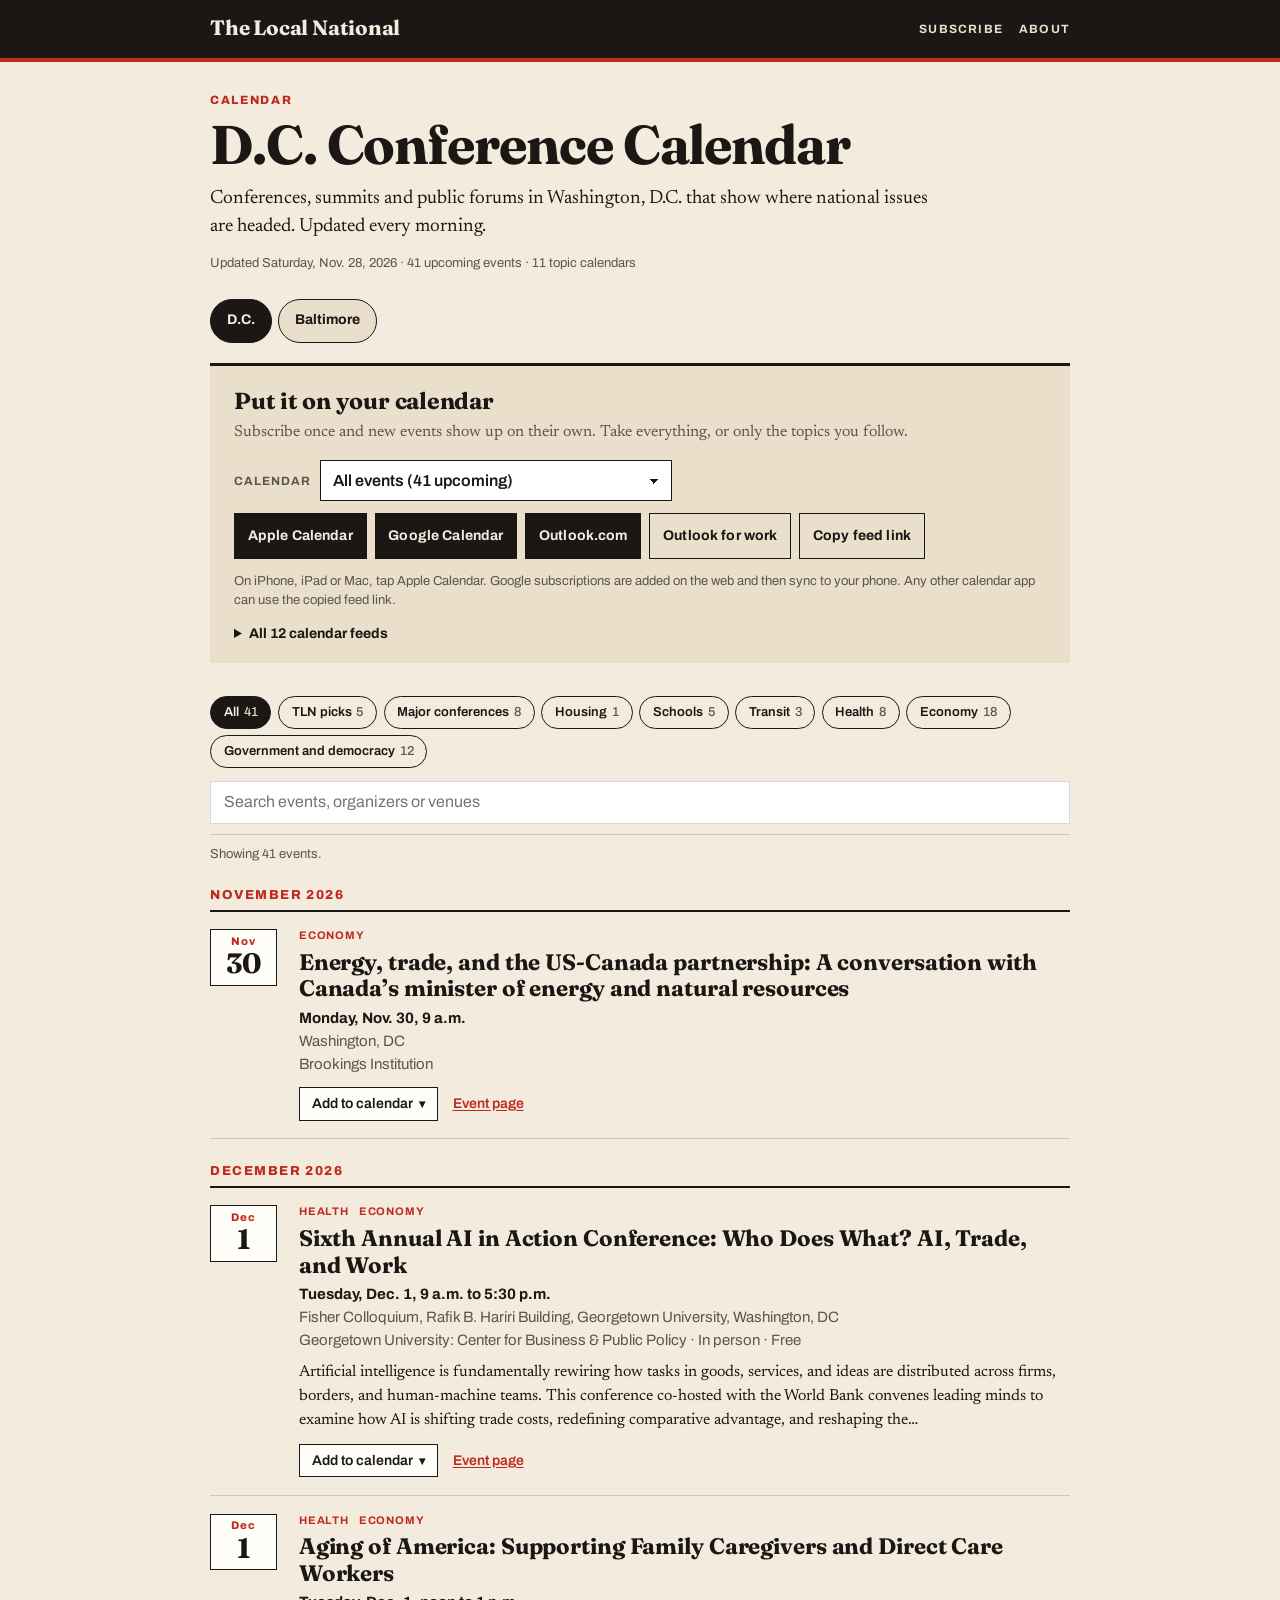
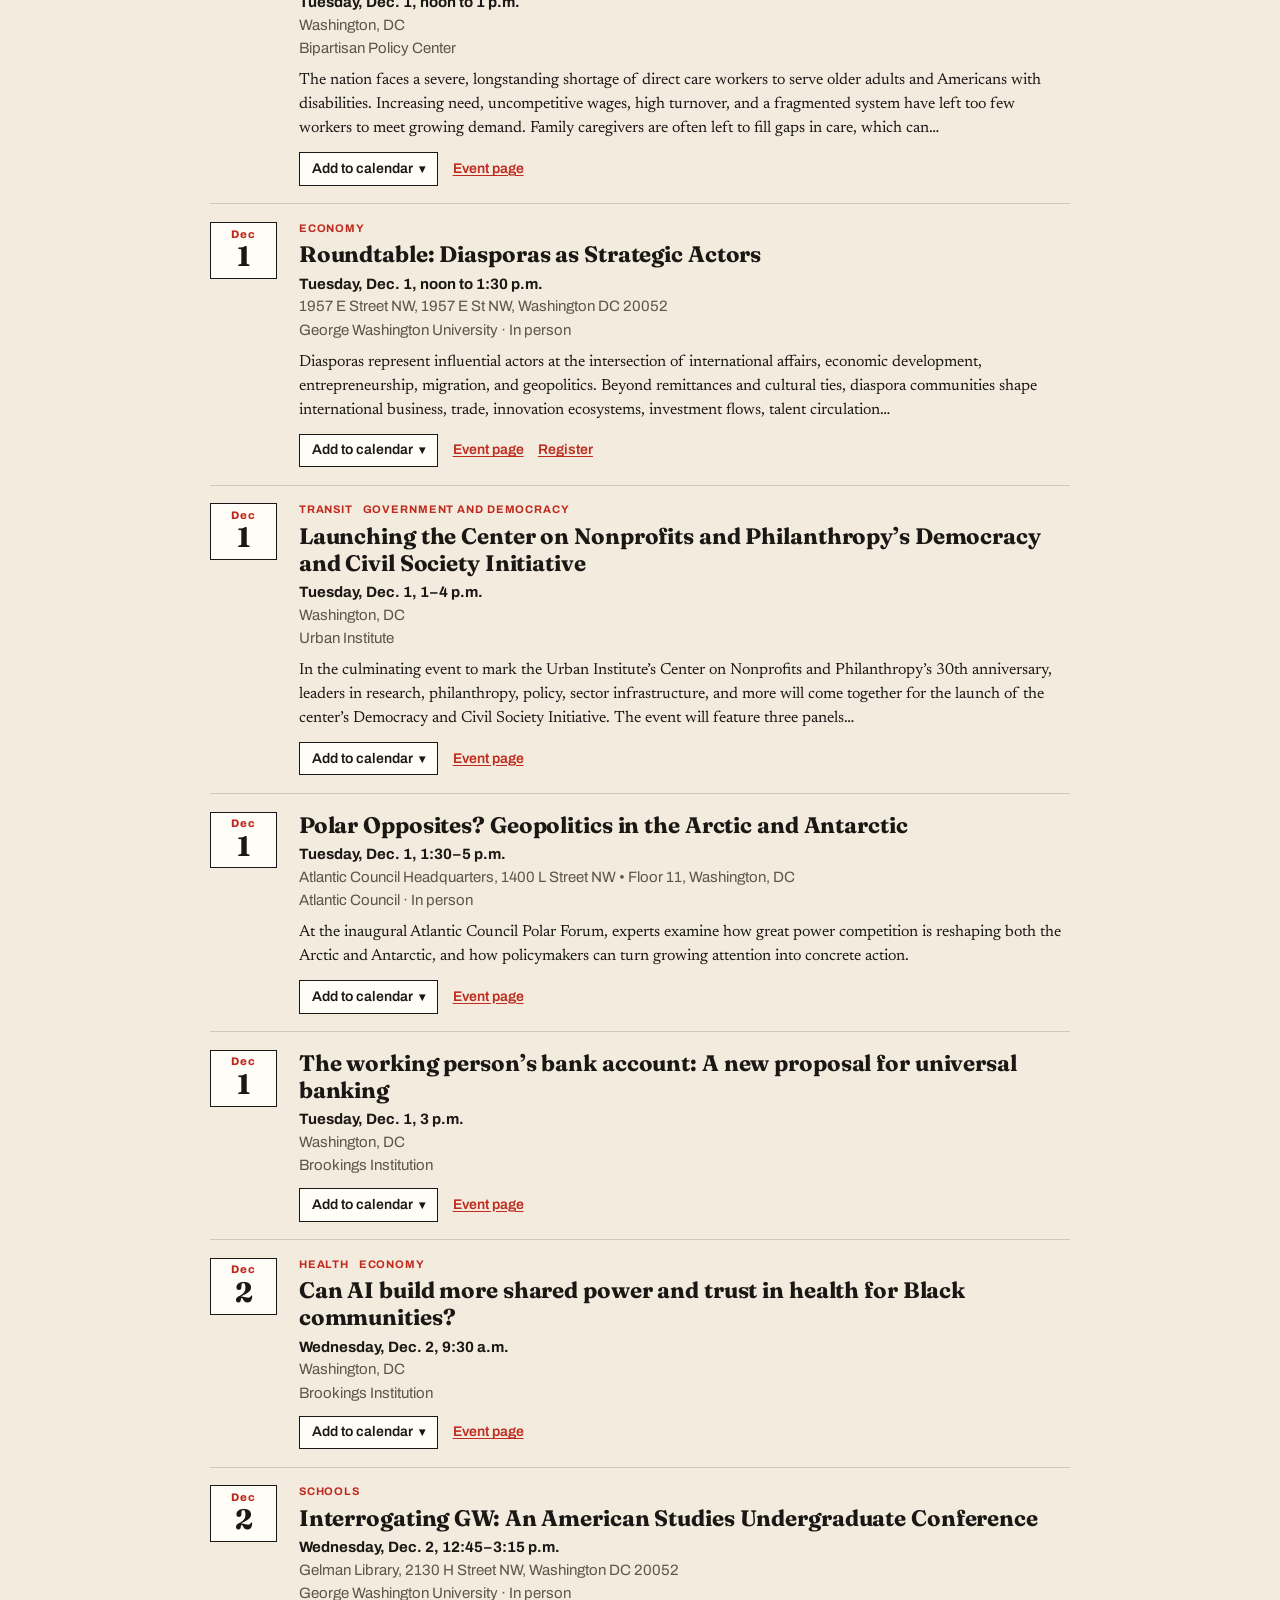
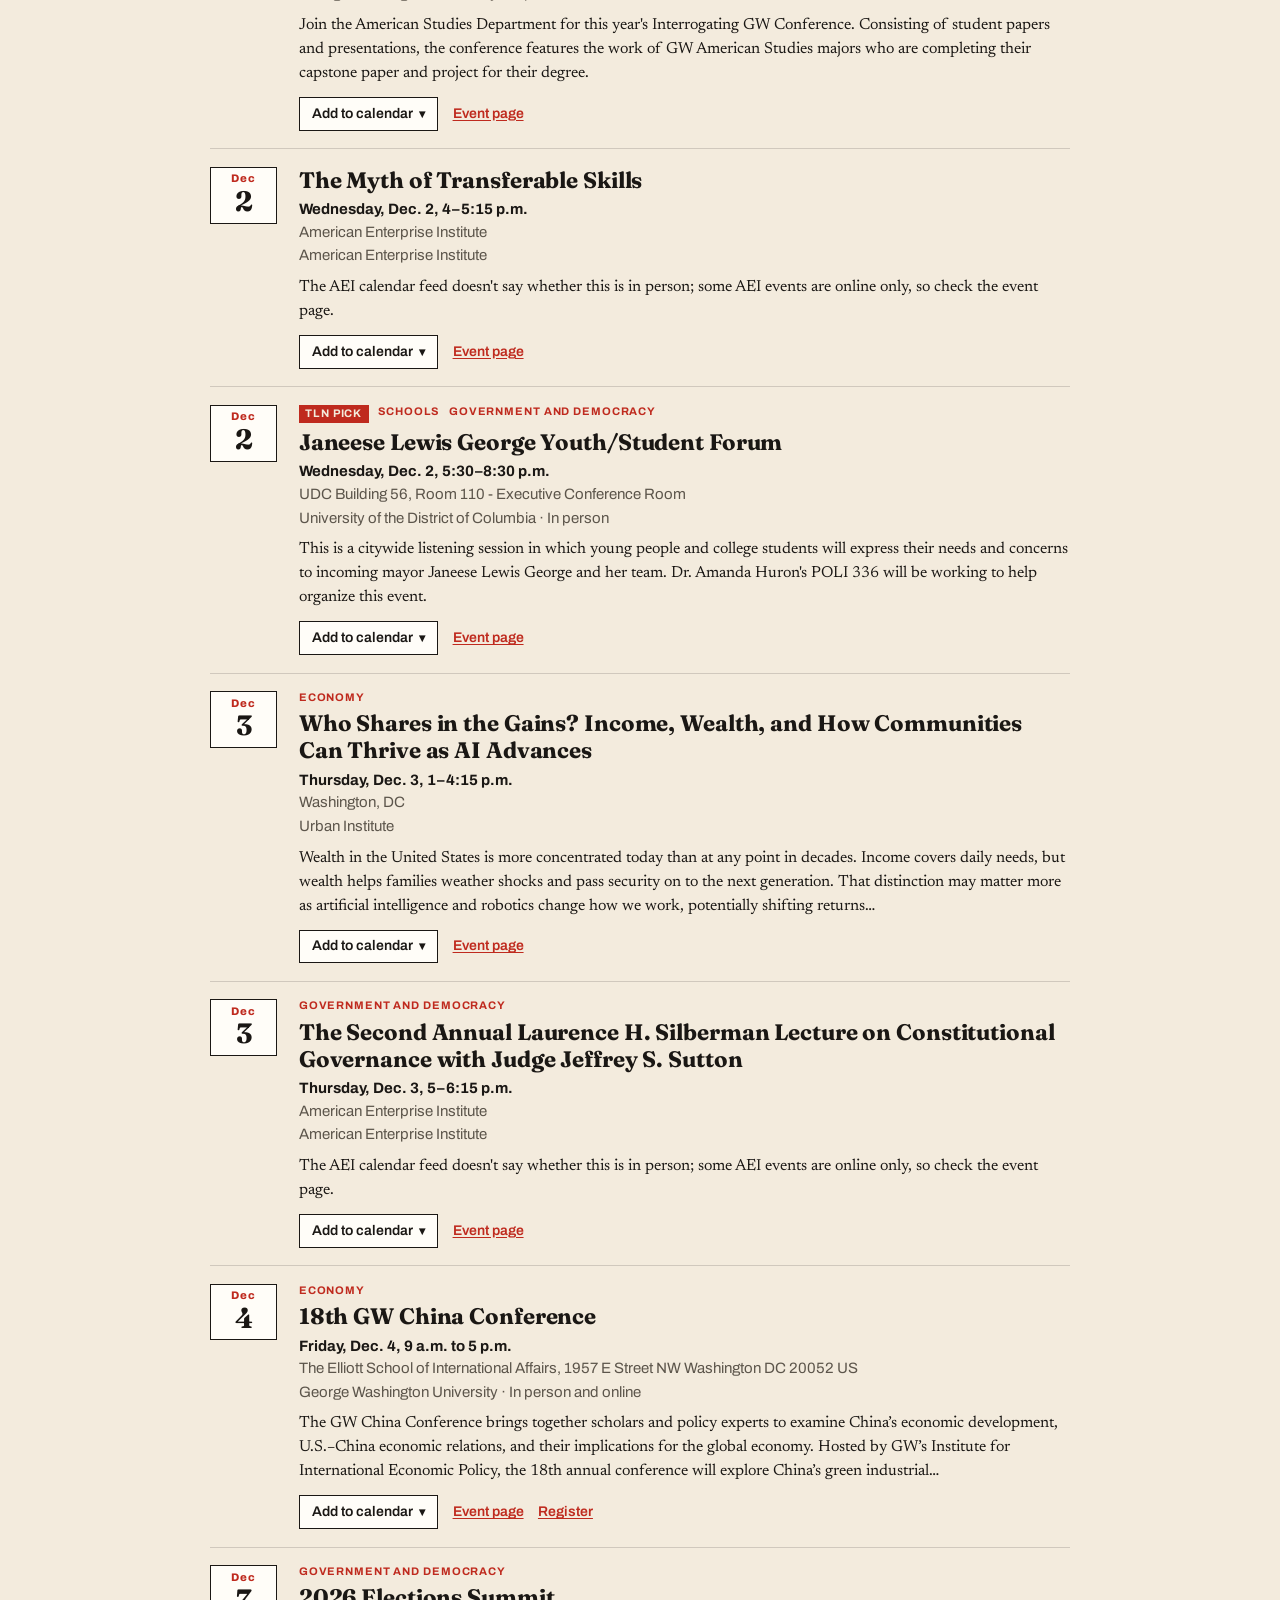
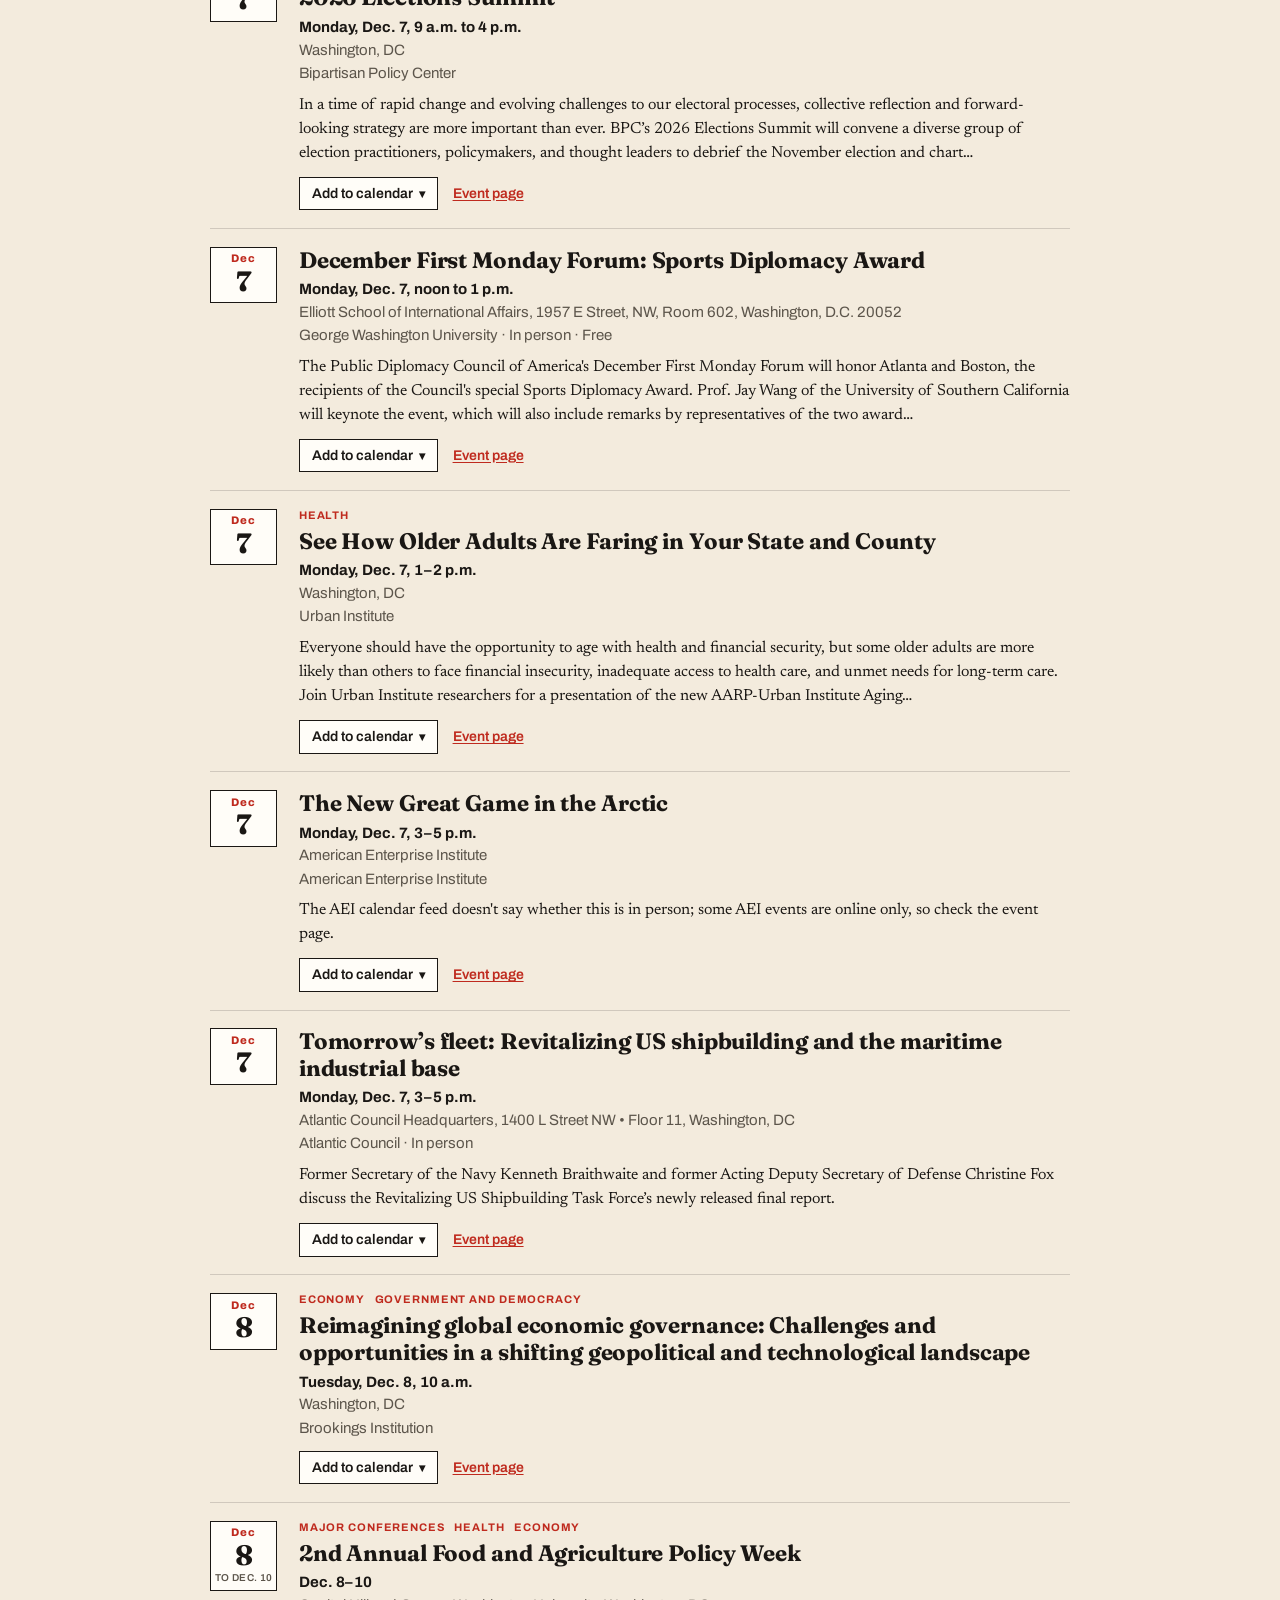
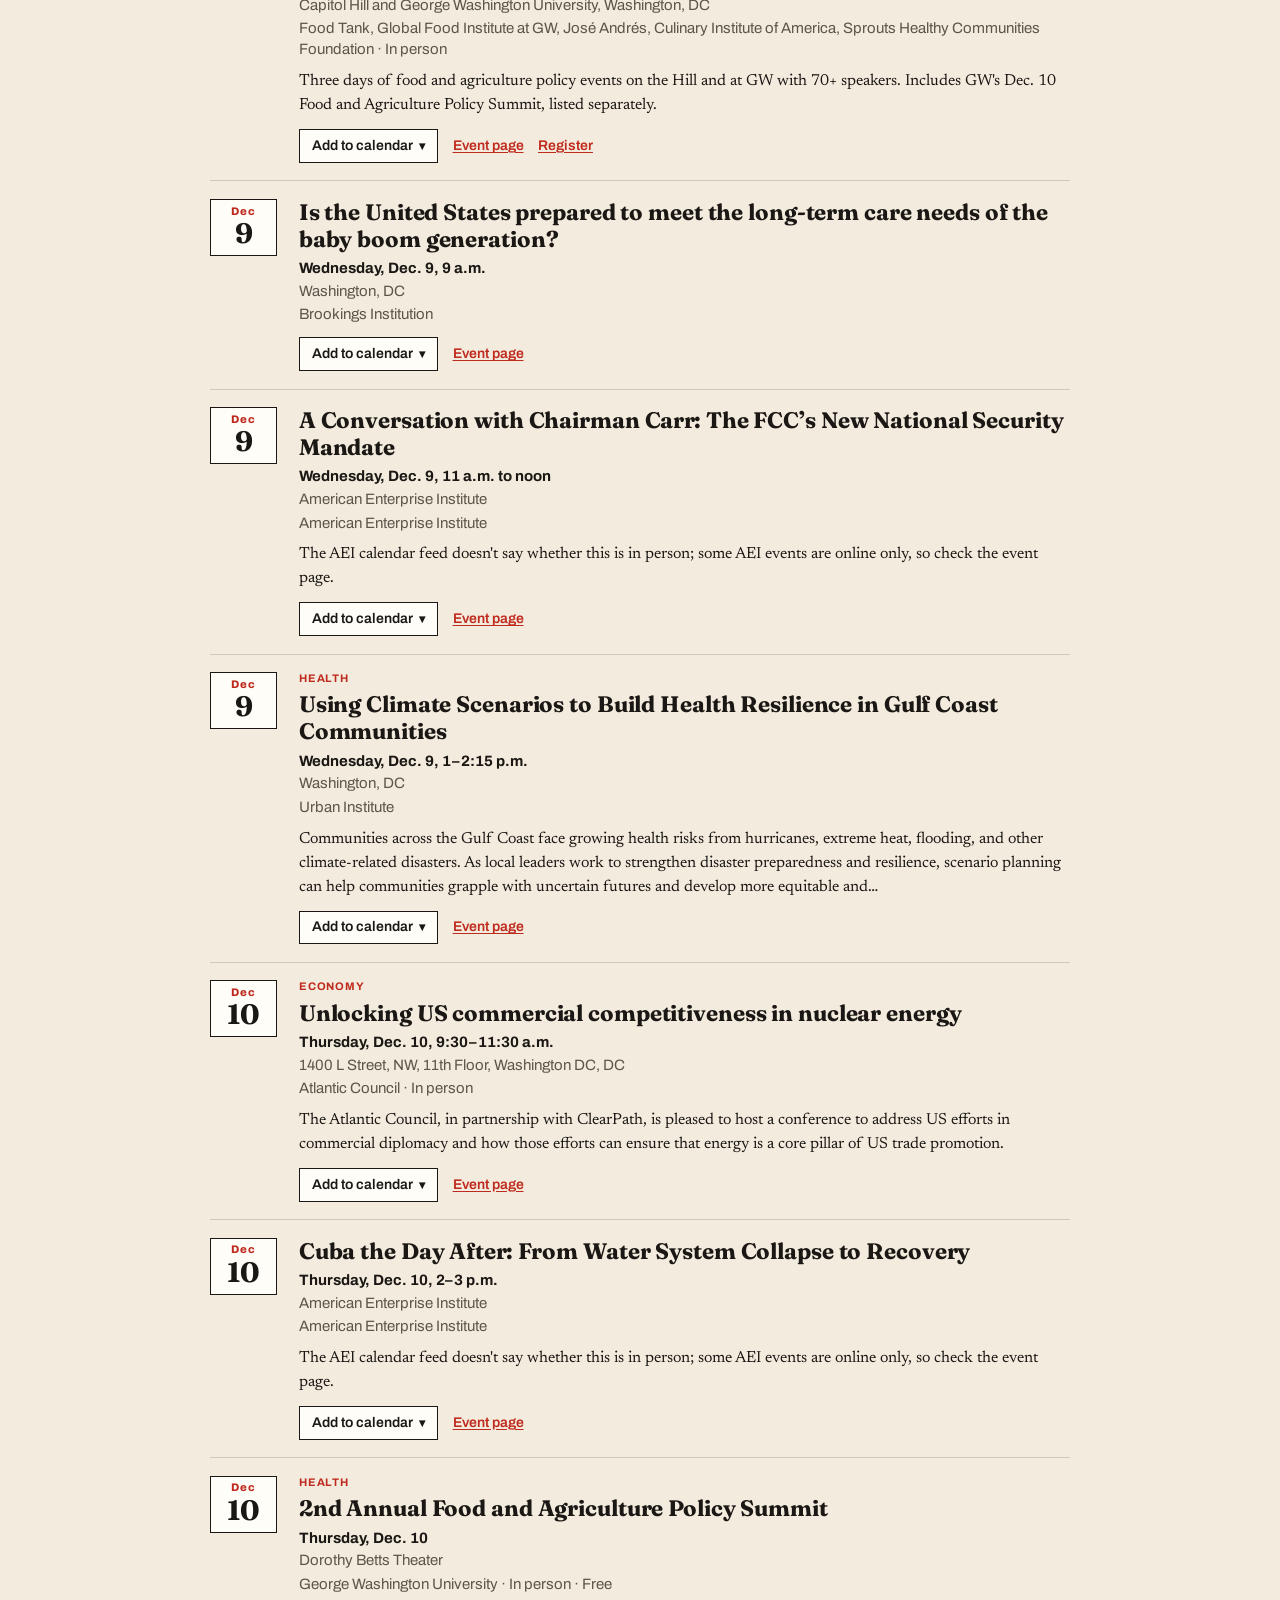
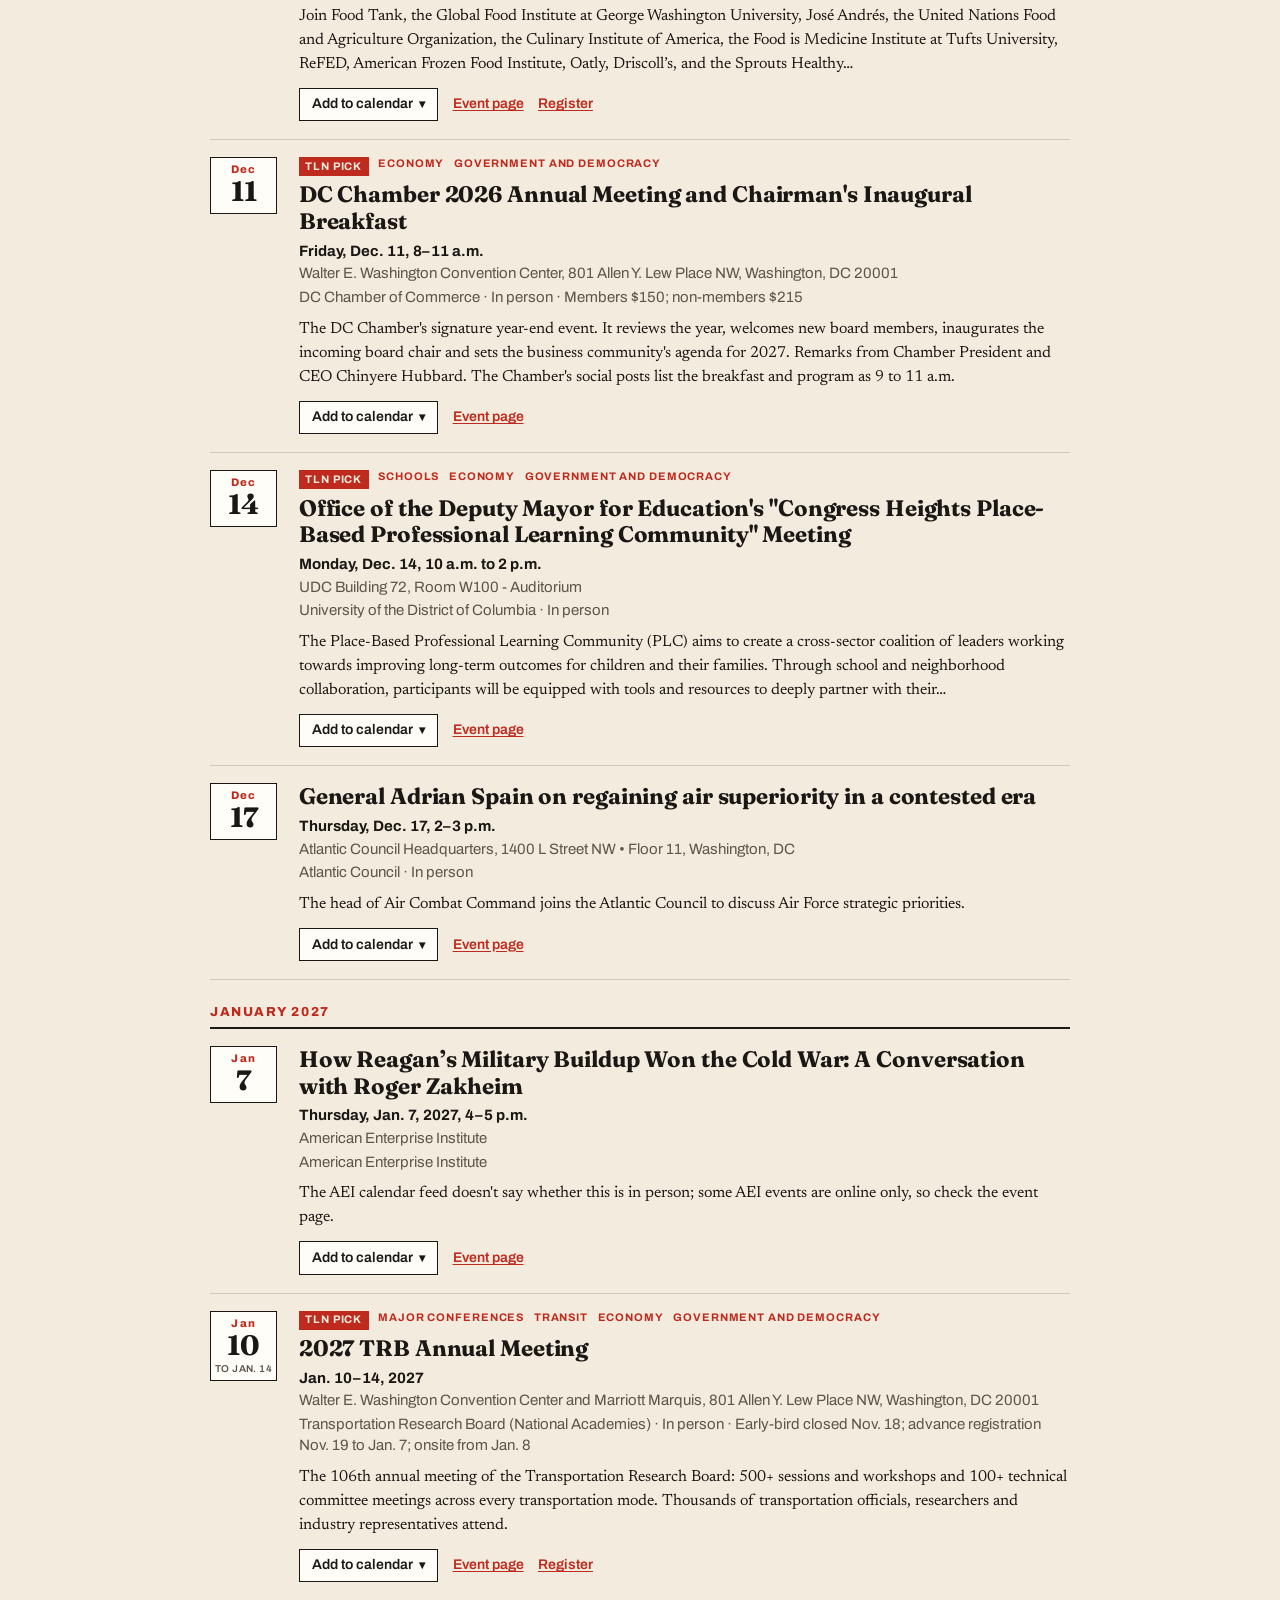
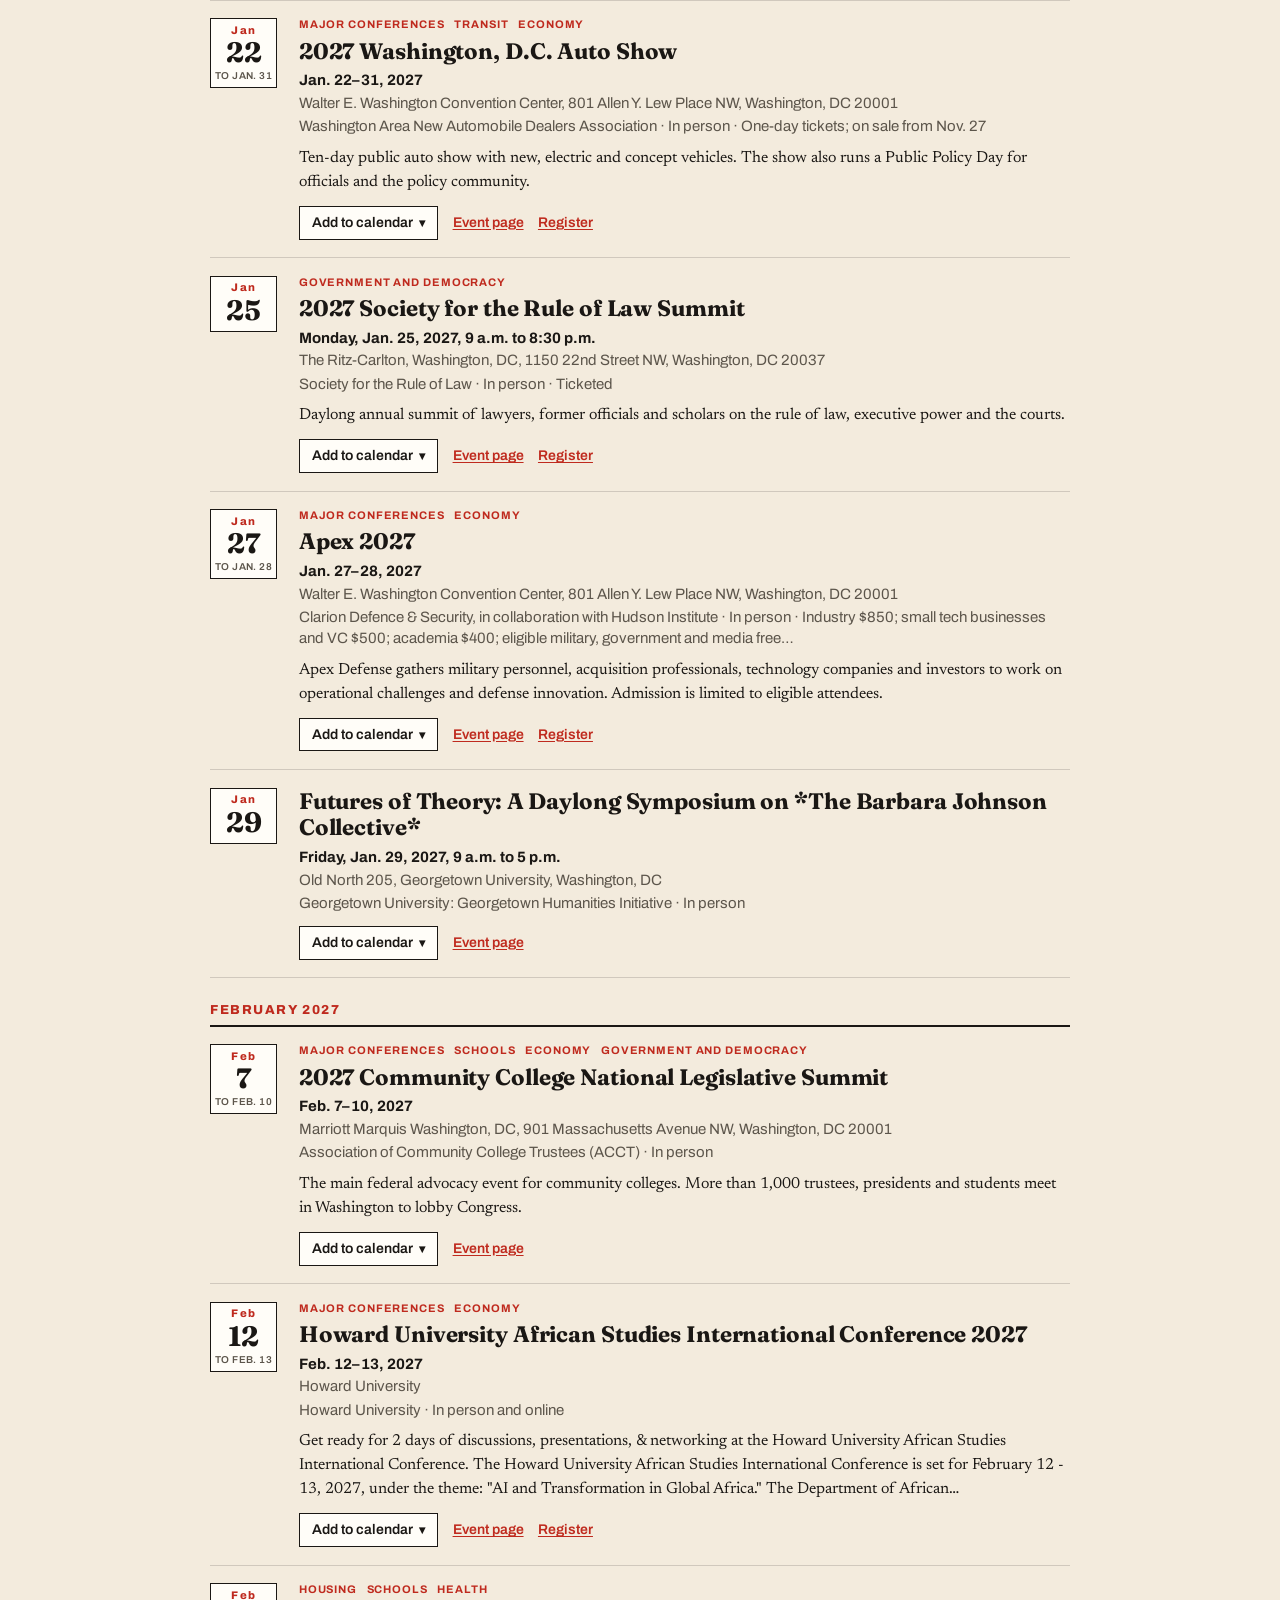
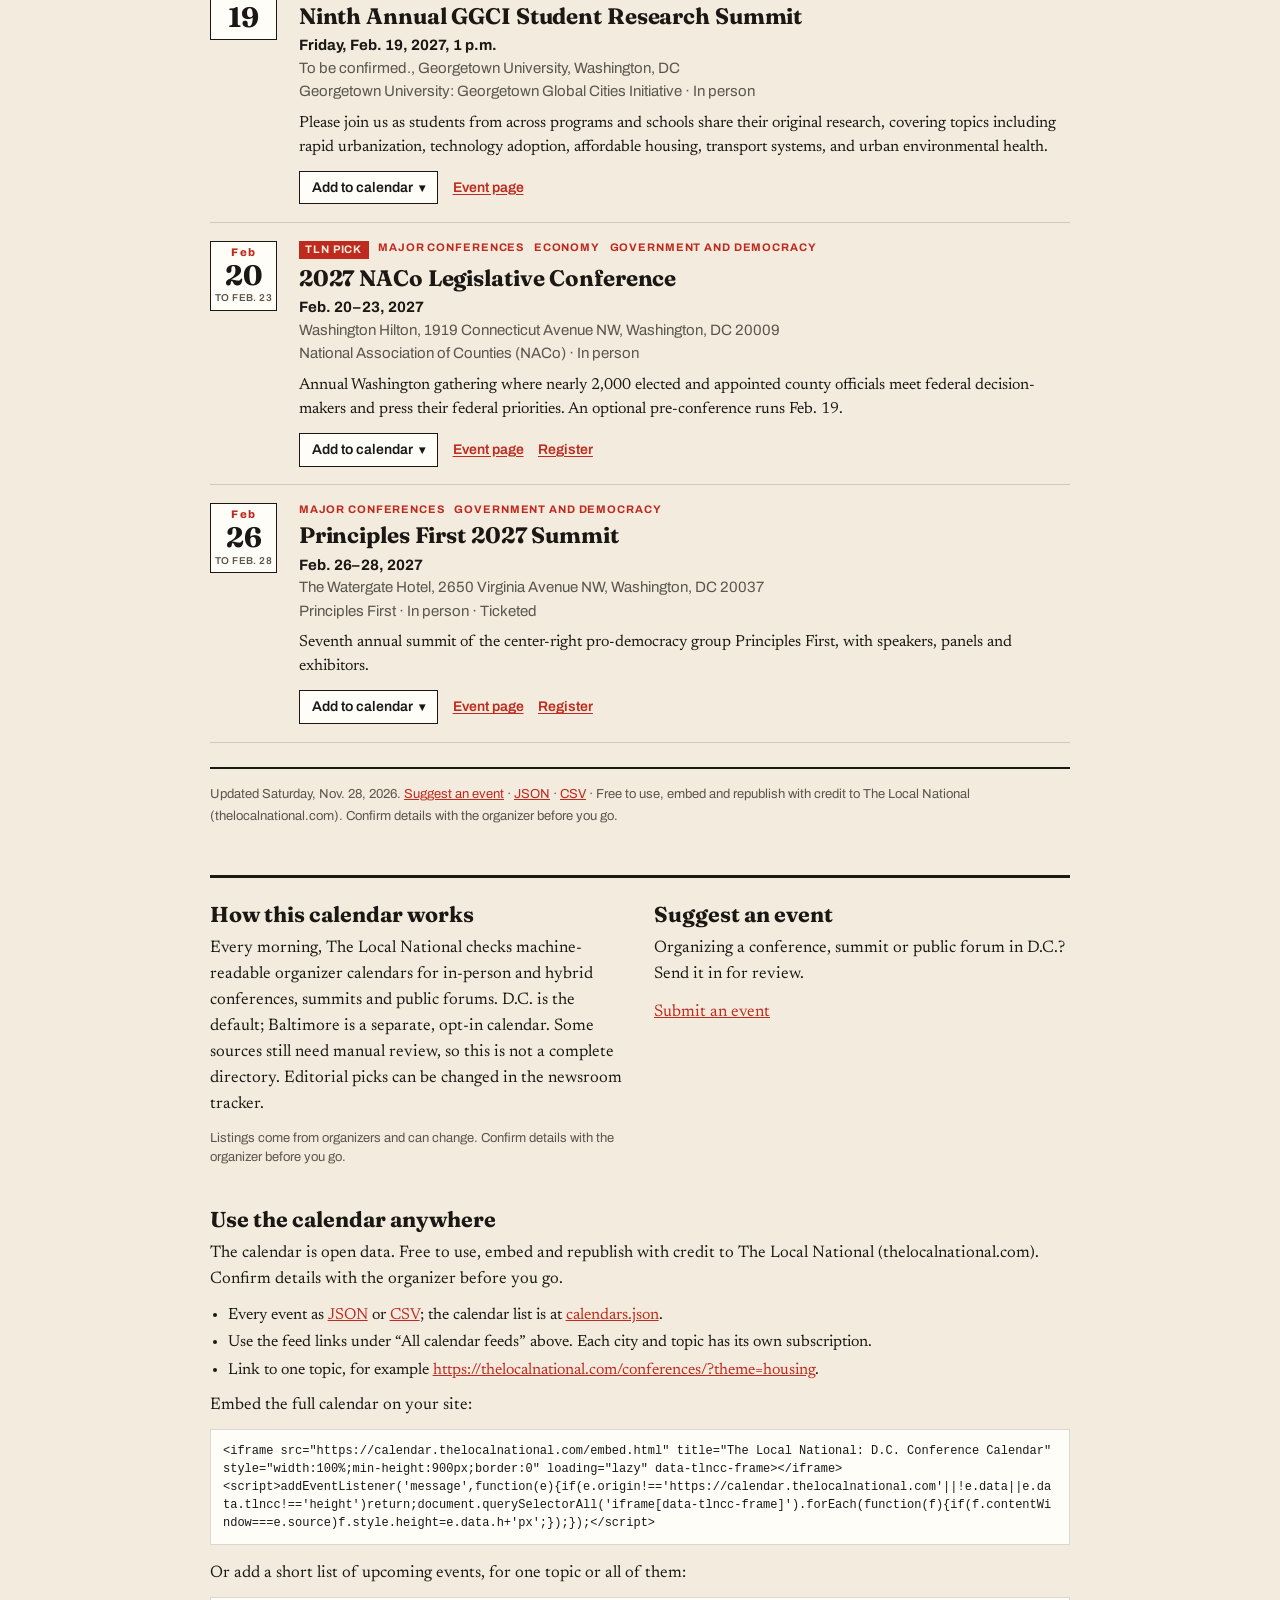
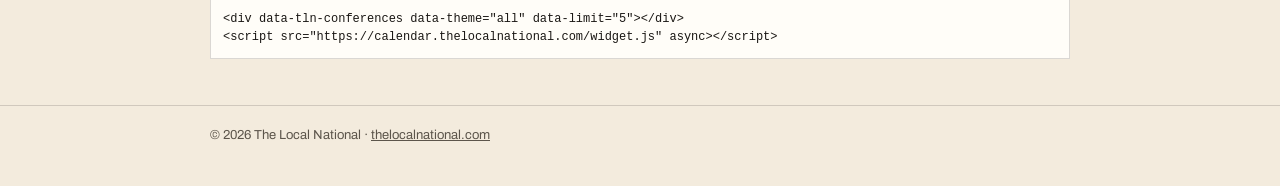
<file: index.html>
<!doctype html>
<html lang="en">
<head>
<meta charset="utf-8">
<meta name="viewport" content="width=device-width, initial-scale=1">
<title>D.C. Conference Calendar | The Local National</title>
<meta name="description" content="Conferences, summits and public forums in Washington, D.C. that show where national issues are headed. Updated every morning.">
<link rel="canonical" href="https://thelocalnational.com/conferences/">
<meta property="og:type" content="website">
<meta property="og:site_name" content="The Local National">
<meta property="og:title" content="D.C. Conference Calendar">
<meta property="og:description" content="Conferences, summits and public forums in Washington, D.C. that show where national issues are headed. Updated every morning.">
<meta property="og:url" content="https://thelocalnational.com/conferences/">
<meta name="twitter:card" content="summary">
<link rel="alternate" type="text/calendar" title="The Local National: D.C. Conferences" href="https://calendar.thelocalnational.com/feeds/all.ics">
<link rel="alternate" type="application/json" title="Events (JSON)" href="https://calendar.thelocalnational.com/api/events.json">
<link rel="preconnect" href="https://fonts.googleapis.com">
<link rel="preconnect" href="https://fonts.gstatic.com" crossorigin>
<link rel="stylesheet" href="https://fonts.googleapis.com/css2?family=Archivo:wght@400;500;600;700;800&family=Fraunces:opsz,wght@9..144,600;9..144,700&family=Newsreader:opsz,wght@6..72,400;6..72,500&display=swap">
<link rel="stylesheet" href="assets/tlncc.css?v=da3d3b3c">
<link rel="stylesheet" href="assets/page.css?v=da3d3b3c">
<script type="application/ld+json">{"@context":"https://schema.org","@graph":[{"@type":"Event","name":"Energy, trade, and the US-Canada partnership: A conversation with Canada’s minister of energy and natural resources","startDate":"2026-11-30T09:00:00-05:00","endDate":"2026-11-30T11:00:00-05:00","eventStatus":"https://schema.org/EventScheduled","eventAttendanceMode":"https://schema.org/OfflineEventAttendanceMode","location":{"@type":"Place","name":"Washington, DC","address":{"@type":"PostalAddress","addressLocality":"Washington","addressRegion":"DC","addressCountry":"US"}},"organizer":{"@type":"Organization","name":"Brookings Institution"},"url":"https://www.brookings.edu/events/energy-trade-and-the-us-canada-partnership-a-conversation-with-canadas-minister-of-energy-and-natural-resources/"},{"@type":"Event","name":"Sixth Annual AI in Action Conference: Who Does What? AI, Trade, and Work","startDate":"2026-12-01T09:00:00-05:00","endDate":"2026-12-01T17:30:00-05:00","eventStatus":"https://schema.org/EventScheduled","eventAttendanceMode":"https://schema.org/OfflineEventAttendanceMode","location":{"@type":"Place","name":"Fisher Colloquium, Rafik B. Hariri Building","address":{"@type":"PostalAddress","addressLocality":"Washington","addressRegion":"DC","addressCountry":"US","streetAddress":"Georgetown University"}},"organizer":{"@type":"Organization","name":"Georgetown University: Center for Business & Public Policy"},"url":"https://events.georgetown.edu/live/events/43110-sixth-annual-ai-in-action-conference-who-does-what","description":"Artificial intelligence is fundamentally rewiring how tasks in goods, services, and ideas are distributed across firms, borders, and human-machine teams. This conference co-hosted with the World Bank convenes leading minds to examine how AI is shifting trade costs, redefining comparative advantage, and reshaping the…"},{"@type":"Event","name":"Aging of America: Supporting Family Caregivers and Direct Care Workers","startDate":"2026-12-01T12:00:00-05:00","endDate":"2026-12-01T13:00:00-05:00","eventStatus":"https://schema.org/EventScheduled","eventAttendanceMode":"https://schema.org/OfflineEventAttendanceMode","location":{"@type":"Place","name":"Washington, DC","address":{"@type":"PostalAddress","addressLocality":"Washington","addressRegion":"DC","addressCountry":"US"}},"organizer":{"@type":"Organization","name":"Bipartisan Policy Center"},"url":"https://bipartisanpolicy.org/event/aging-of-america-supporting-family-caregivers-and-direct-care-workers/","description":"The nation faces a severe, longstanding shortage of direct care workers to serve older adults and Americans with disabilities. Increasing need, uncompetitive wages, high turnover, and a fragmented system have left too few workers to meet growing demand. Family caregivers are often left to fill gaps in care, which can…"},{"@type":"Event","name":"Roundtable: Diasporas as Strategic Actors","startDate":"2026-12-01T12:00:00-05:00","endDate":"2026-12-01T13:30:00-05:00","eventStatus":"https://schema.org/EventScheduled","eventAttendanceMode":"https://schema.org/OfflineEventAttendanceMode","location":{"@type":"Place","name":"1957 E Street NW","address":{"@type":"PostalAddress","addressLocality":"Washington","addressRegion":"DC","addressCountry":"US","streetAddress":"1957 E St NW"}},"organizer":{"@type":"Organization","name":"George Washington University"},"url":"https://calendar.gwu.edu/event/roundtable-diasporas-as-strategic-actors","description":"Diasporas represent influential actors at the intersection of international affairs, economic development, entrepreneurship, migration, and geopolitics. Beyond remittances and cultural ties, diaspora communities shape international business, trade, innovation ecosystems, investment flows, talent circulation…"},{"@type":"Event","name":"Launching the Center on Nonprofits and Philanthropy’s Democracy and Civil Society Initiative","startDate":"2026-12-01T13:00:00-05:00","endDate":"2026-12-01T16:00:00-05:00","eventStatus":"https://schema.org/EventScheduled","eventAttendanceMode":"https://schema.org/OfflineEventAttendanceMode","location":{"@type":"Place","name":"Washington, DC","address":{"@type":"PostalAddress","addressLocality":"Washington","addressRegion":"DC","addressCountry":"US"}},"organizer":{"@type":"Organization","name":"Urban Institute"},"url":"https://www.urban.org/events/launching-center-nonprofits-and-philanthropys-democracy-and-civil-society-initiative","description":"In the culminating event to mark the Urban Institute’s Center on Nonprofits and Philanthropy’s 30th anniversary, leaders in research, philanthropy, policy, sector infrastructure, and more will come together for the launch of the center’s Democracy and Civil Society Initiative. The event will feature three panels…"},{"@type":"Event","name":"Polar Opposites? Geopolitics in the Arctic and Antarctic","startDate":"2026-12-01T13:30:00-05:00","endDate":"2026-12-01T17:00:00-05:00","eventStatus":"https://schema.org/EventScheduled","eventAttendanceMode":"https://schema.org/OfflineEventAttendanceMode","location":{"@type":"Place","name":"Atlantic Council Headquarters","address":{"@type":"PostalAddress","addressLocality":"Washington","addressRegion":"DC","addressCountry":"US","streetAddress":"1400 L Street NW • Floor 11"}},"organizer":{"@type":"Organization","name":"Atlantic Council"},"url":"https://www.atlanticcouncil.org/event/polar-opposites-geopolitics-in-the-arctic-and-antarctic/","description":"At the inaugural Atlantic Council Polar Forum, experts examine how great power competition is reshaping both the Arctic and Antarctic, and how policymakers can turn growing attention into concrete action."},{"@type":"Event","name":"The working person’s bank account: A new proposal for universal banking","startDate":"2026-12-01T15:00:00-05:00","endDate":"2026-12-01T17:00:00-05:00","eventStatus":"https://schema.org/EventScheduled","eventAttendanceMode":"https://schema.org/OfflineEventAttendanceMode","location":{"@type":"Place","name":"Washington, DC","address":{"@type":"PostalAddress","addressLocality":"Washington","addressRegion":"DC","addressCountry":"US"}},"organizer":{"@type":"Organization","name":"Brookings Institution"},"url":"https://www.brookings.edu/events/the-working-persons-bank-account-a-new-proposal-for-universal-banking/"},{"@type":"Event","name":"Can AI build more shared power and trust in health for Black communities?","startDate":"2026-12-02T09:30:00-05:00","endDate":"2026-12-02T11:30:00-05:00","eventStatus":"https://schema.org/EventScheduled","eventAttendanceMode":"https://schema.org/OfflineEventAttendanceMode","location":{"@type":"Place","name":"Washington, DC","address":{"@type":"PostalAddress","addressLocality":"Washington","addressRegion":"DC","addressCountry":"US"}},"organizer":{"@type":"Organization","name":"Brookings Institution"},"url":"https://www.brookings.edu/events/can-ai-build-more-shared-power-and-trust-in-health-for-black-communities/"},{"@type":"Event","name":"Interrogating GW: An American Studies Undergraduate Conference","startDate":"2026-12-02T12:45:00-05:00","endDate":"2026-12-02T15:15:00-05:00","eventStatus":"https://schema.org/EventScheduled","eventAttendanceMode":"https://schema.org/OfflineEventAttendanceMode","location":{"@type":"Place","name":"Gelman Library","address":{"@type":"PostalAddress","addressLocality":"Washington","addressRegion":"DC","addressCountry":"US","streetAddress":"2130 H Street NW"}},"organizer":{"@type":"Organization","name":"George Washington University"},"url":"https://calendar.gwu.edu/event/interrogating-gw-an-american-studies-undergraduate-conference","description":"Join the American Studies Department for this year's Interrogating GW Conference. Consisting of student papers and presentations, the conference features the work of GW American Studies majors who are completing their capstone paper and project for their degree."},{"@type":"Event","name":"The Myth of Transferable Skills","startDate":"2026-12-02T16:00:00-05:00","endDate":"2026-12-02T17:15:00-05:00","eventStatus":"https://schema.org/EventScheduled","eventAttendanceMode":"https://schema.org/OfflineEventAttendanceMode","location":{"@type":"Place","name":"American Enterprise Institute","address":{"@type":"PostalAddress","addressLocality":"Washington","addressRegion":"DC","addressCountry":"US"}},"organizer":{"@type":"Organization","name":"American Enterprise Institute"},"url":"https://www.aei.org/events/the-myth-of-transferable-skills/","description":"The AEI calendar feed doesn't say whether this is in person; some AEI events are online only, so check the event page."},{"@type":"Event","name":"Janeese Lewis George Youth/Student Forum","startDate":"2026-12-02T17:30:00-05:00","endDate":"2026-12-02T20:30:00-05:00","eventStatus":"https://schema.org/EventScheduled","eventAttendanceMode":"https://schema.org/OfflineEventAttendanceMode","location":{"@type":"Place","name":"UDC Building 56, Room 110 - Executive Conference Room","address":{"@type":"PostalAddress","addressLocality":"Washington","addressRegion":"DC","addressCountry":"US"}},"organizer":{"@type":"Organization","name":"University of the District of Columbia"},"url":"https://www.udc.edu/events/","description":"This is a citywide listening session in which young people and college students will express their needs and concerns to incoming mayor Janeese Lewis George and her team. Dr. Amanda Huron's POLI 336 will be working to help organize this event."},{"@type":"Event","name":"Who Shares in the Gains? Income, Wealth, and How Communities Can Thrive as AI Advances","startDate":"2026-12-03T13:00:00-05:00","endDate":"2026-12-03T16:15:00-05:00","eventStatus":"https://schema.org/EventScheduled","eventAttendanceMode":"https://schema.org/OfflineEventAttendanceMode","location":{"@type":"Place","name":"Washington, DC","address":{"@type":"PostalAddress","addressLocality":"Washington","addressRegion":"DC","addressCountry":"US"}},"organizer":{"@type":"Organization","name":"Urban Institute"},"url":"https://www.urban.org/events/who-shares-gains-income-wealth-and-how-communities-can-thrive-ai-advances","description":"Wealth in the United States is more concentrated today than at any point in decades. Income covers daily needs, but wealth helps families weather shocks and pass security on to the next generation. That distinction may matter more as artificial intelligence and robotics change how we work, potentially shifting returns…"},{"@type":"Event","name":"The Second Annual Laurence H. Silberman Lecture on Constitutional Governance with Judge Jeffrey S. Sutton","startDate":"2026-12-03T17:00:00-05:00","endDate":"2026-12-03T18:15:00-05:00","eventStatus":"https://schema.org/EventScheduled","eventAttendanceMode":"https://schema.org/OfflineEventAttendanceMode","location":{"@type":"Place","name":"American Enterprise Institute","address":{"@type":"PostalAddress","addressLocality":"Washington","addressRegion":"DC","addressCountry":"US"}},"organizer":{"@type":"Organization","name":"American Enterprise Institute"},"url":"https://www.aei.org/events/the-second-annual-laurence-h-silberman-lecture-on-constitutional-governance-with-judge-jeffrey-s-sutton/","description":"The AEI calendar feed doesn't say whether this is in person; some AEI events are online only, so check the event page."},{"@type":"Event","name":"18th GW China Conference","startDate":"2026-12-04T09:00:00-05:00","endDate":"2026-12-04T17:00:00-05:00","eventStatus":"https://schema.org/EventScheduled","eventAttendanceMode":"https://schema.org/MixedEventAttendanceMode","location":{"@type":"Place","name":"The Elliott School of International Affairs","address":{"@type":"PostalAddress","addressLocality":"Washington","addressRegion":"DC","addressCountry":"US","streetAddress":"1957 E Street NW Washington DC 20052 US"}},"organizer":{"@type":"Organization","name":"George Washington University"},"url":"https://calendar.gwu.edu/event/18th-gw-china-conference","description":"The GW China Conference brings together scholars and policy experts to examine China’s economic development, U.S.–China economic relations, and their implications for the global economy. Hosted by GW’s Institute for International Economic Policy, the 18th annual conference will explore China’s green industrial…"},{"@type":"Event","name":"2026 Elections Summit","startDate":"2026-12-07T09:00:00-05:00","endDate":"2026-12-07T16:00:00-05:00","eventStatus":"https://schema.org/EventScheduled","eventAttendanceMode":"https://schema.org/OfflineEventAttendanceMode","location":{"@type":"Place","name":"Washington, DC","address":{"@type":"PostalAddress","addressLocality":"Washington","addressRegion":"DC","addressCountry":"US"}},"organizer":{"@type":"Organization","name":"Bipartisan Policy Center"},"url":"https://bipartisanpolicy.org/event/2026-elections-summit/","description":"In a time of rapid change and evolving challenges to our electoral processes, collective reflection and forward-looking strategy are more important than ever. BPC’s 2026 Elections Summit will convene a diverse group of election practitioners, policymakers, and thought leaders to debrief the November election and chart…"},{"@type":"Event","name":"December First Monday Forum: Sports Diplomacy Award","startDate":"2026-12-07T12:00:00-05:00","endDate":"2026-12-07T13:00:00-05:00","eventStatus":"https://schema.org/EventScheduled","eventAttendanceMode":"https://schema.org/OfflineEventAttendanceMode","location":{"@type":"Place","name":"Elliott School of International Affairs","address":{"@type":"PostalAddress","addressLocality":"Washington","addressRegion":"DC","addressCountry":"US","streetAddress":"1957 E Street, NW, Room 602"}},"organizer":{"@type":"Organization","name":"George Washington University"},"url":"https://calendar.gwu.edu/event/december-first-monday-forum-sports-diplomacy-award","description":"The Public Diplomacy Council of America's December First Monday Forum will honor Atlanta and Boston, the recipients of the Council's special Sports Diplomacy Award. Prof. Jay Wang of the University of Southern California will keynote the event, which will also include remarks by representatives of the two award…"},{"@type":"Event","name":"See How Older Adults Are Faring in Your State and County","startDate":"2026-12-07T13:00:00-05:00","endDate":"2026-12-07T14:00:00-05:00","eventStatus":"https://schema.org/EventScheduled","eventAttendanceMode":"https://schema.org/OfflineEventAttendanceMode","location":{"@type":"Place","name":"Washington, DC","address":{"@type":"PostalAddress","addressLocality":"Washington","addressRegion":"DC","addressCountry":"US"}},"organizer":{"@type":"Organization","name":"Urban Institute"},"url":"https://www.urban.org/events/see-how-older-adults-are-faring-your-state-and-county","description":"Everyone should have the opportunity to age with health and financial security, but some older adults are more likely than others to face financial insecurity, inadequate access to health care, and unmet needs for long-term care. Join Urban Institute researchers for a presentation of the new AARP-Urban Institute Aging…"},{"@type":"Event","name":"The New Great Game in the Arctic","startDate":"2026-12-07T15:00:00-05:00","endDate":"2026-12-07T17:00:00-05:00","eventStatus":"https://schema.org/EventScheduled","eventAttendanceMode":"https://schema.org/OfflineEventAttendanceMode","location":{"@type":"Place","name":"American Enterprise Institute","address":{"@type":"PostalAddress","addressLocality":"Washington","addressRegion":"DC","addressCountry":"US"}},"organizer":{"@type":"Organization","name":"American Enterprise Institute"},"url":"https://www.aei.org/events/the-new-great-game-in-the-arctic/","description":"The AEI calendar feed doesn't say whether this is in person; some AEI events are online only, so check the event page."},{"@type":"Event","name":"Tomorrow’s fleet: Revitalizing US shipbuilding and the maritime industrial base","startDate":"2026-12-07T15:00:00-05:00","endDate":"2026-12-07T17:00:00-05:00","eventStatus":"https://schema.org/EventScheduled","eventAttendanceMode":"https://schema.org/OfflineEventAttendanceMode","location":{"@type":"Place","name":"Atlantic Council Headquarters","address":{"@type":"PostalAddress","addressLocality":"Washington","addressRegion":"DC","addressCountry":"US","streetAddress":"1400 L Street NW • Floor 11"}},"organizer":{"@type":"Organization","name":"Atlantic Council"},"url":"https://www.atlanticcouncil.org/event/tomorrows-fleet-revitalizing-us-shipbuilding-and-the-maritime-industrial-base/","description":"Former Secretary of the Navy Kenneth Braithwaite and former Acting Deputy Secretary of Defense Christine Fox discuss the Revitalizing US Shipbuilding Task Force’s newly released final report."},{"@type":"Event","name":"Reimagining global economic governance: Challenges and opportunities in a shifting geopolitical and technological landscape","startDate":"2026-12-08T10:00:00-05:00","endDate":"2026-12-08T12:00:00-05:00","eventStatus":"https://schema.org/EventScheduled","eventAttendanceMode":"https://schema.org/OfflineEventAttendanceMode","location":{"@type":"Place","name":"Washington, DC","address":{"@type":"PostalAddress","addressLocality":"Washington","addressRegion":"DC","addressCountry":"US"}},"organizer":{"@type":"Organization","name":"Brookings Institution"},"url":"https://www.brookings.edu/events/reimagining-global-economic-governance-challenges-and-opportunities-in-a-shifting-geopolitical-and-technological-landscape/"},{"@type":"Event","name":"2nd Annual Food and Agriculture Policy Week","startDate":"2026-12-08","endDate":"2026-12-10","eventStatus":"https://schema.org/EventScheduled","eventAttendanceMode":"https://schema.org/OfflineEventAttendanceMode","location":{"@type":"Place","name":"Capitol Hill and George Washington University","address":{"@type":"PostalAddress","addressLocality":"Washington","addressRegion":"DC","addressCountry":"US","streetAddress":"Washington, DC"}},"organizer":{"@type":"Organization","name":"Food Tank, Global Food Institute at GW, José Andrés, Culinary Institute of America, Sprouts Healthy Communities Foundation"},"url":"https://foodtank.com/event/2nd-annual-food-agriculture-policy-week-full-series/","description":"Three days of food and agriculture policy events on the Hill and at GW with 70+ speakers. Includes GW's Dec. 10 Food and Agriculture Policy Summit, listed separately."},{"@type":"Event","name":"Is the United States prepared to meet the long-term care needs of the baby boom generation?","startDate":"2026-12-09T09:00:00-05:00","endDate":"2026-12-09T11:00:00-05:00","eventStatus":"https://schema.org/EventScheduled","eventAttendanceMode":"https://schema.org/OfflineEventAttendanceMode","location":{"@type":"Place","name":"Washington, DC","address":{"@type":"PostalAddress","addressLocality":"Washington","addressRegion":"DC","addressCountry":"US"}},"organizer":{"@type":"Organization","name":"Brookings Institution"},"url":"https://www.brookings.edu/events/is-the-united-states-prepared-to-meet-the-long-term-care-needs-of-the-baby-boom-generation/"},{"@type":"Event","name":"A Conversation with Chairman Carr: The FCC’s New National Security Mandate","startDate":"2026-12-09T11:00:00-05:00","endDate":"2026-12-09T12:00:00-05:00","eventStatus":"https://schema.org/EventScheduled","eventAttendanceMode":"https://schema.org/OfflineEventAttendanceMode","location":{"@type":"Place","name":"American Enterprise Institute","address":{"@type":"PostalAddress","addressLocality":"Washington","addressRegion":"DC","addressCountry":"US"}},"organizer":{"@type":"Organization","name":"American Enterprise Institute"},"url":"https://www.aei.org/events/a-conversation-with-chairman-carr-the-fccs-new-national-security-mandate/","description":"The AEI calendar feed doesn't say whether this is in person; some AEI events are online only, so check the event page."},{"@type":"Event","name":"Using Climate Scenarios to Build Health Resilience in Gulf Coast Communities","startDate":"2026-12-09T13:00:00-05:00","endDate":"2026-12-09T14:15:00-05:00","eventStatus":"https://schema.org/EventScheduled","eventAttendanceMode":"https://schema.org/OfflineEventAttendanceMode","location":{"@type":"Place","name":"Washington, DC","address":{"@type":"PostalAddress","addressLocality":"Washington","addressRegion":"DC","addressCountry":"US"}},"organizer":{"@type":"Organization","name":"Urban Institute"},"url":"https://www.urban.org/events/using-climate-scenarios-build-health-resilience-gulf-coast-communities","description":"Communities across the Gulf Coast face growing health risks from hurricanes, extreme heat, flooding, and other climate-related disasters. As local leaders work to strengthen disaster preparedness and resilience, scenario planning can help communities grapple with uncertain futures and develop more equitable and…"},{"@type":"Event","name":"Unlocking US commercial competitiveness in nuclear energy","startDate":"2026-12-10T09:30:00-05:00","endDate":"2026-12-10T11:30:00-05:00","eventStatus":"https://schema.org/EventScheduled","eventAttendanceMode":"https://schema.org/OfflineEventAttendanceMode","location":{"@type":"Place","name":"1400 L Street, NW","address":{"@type":"PostalAddress","addressLocality":"Washington","addressRegion":"DC","addressCountry":"US","streetAddress":"11th Floor"}},"organizer":{"@type":"Organization","name":"Atlantic Council"},"url":"https://www.atlanticcouncil.org/event/unlocking-us-commercial-competitiveness-in-nuclear-energy/","description":"The Atlantic Council, in partnership with ClearPath, is pleased to host a conference to address US efforts in commercial diplomacy and how those efforts can ensure that energy is a core pillar of US trade promotion."},{"@type":"Event","name":"Cuba the Day After: From Water System Collapse to Recovery","startDate":"2026-12-10T14:00:00-05:00","endDate":"2026-12-10T15:00:00-05:00","eventStatus":"https://schema.org/EventScheduled","eventAttendanceMode":"https://schema.org/OfflineEventAttendanceMode","location":{"@type":"Place","name":"American Enterprise Institute","address":{"@type":"PostalAddress","addressLocality":"Washington","addressRegion":"DC","addressCountry":"US"}},"organizer":{"@type":"Organization","name":"American Enterprise Institute"},"url":"https://www.aei.org/events/cuba-the-day-after-from-water-system-collapse-to-recovery/","description":"The AEI calendar feed doesn't say whether this is in person; some AEI events are online only, so check the event page."},{"@type":"Event","name":"2nd Annual Food and Agriculture Policy Summit","startDate":"2026-12-10","endDate":"2026-12-10","eventStatus":"https://schema.org/EventScheduled","eventAttendanceMode":"https://schema.org/OfflineEventAttendanceMode","location":{"@type":"Place","name":"Dorothy Betts Theater","address":{"@type":"PostalAddress","addressLocality":"Washington","addressRegion":"DC","addressCountry":"US"}},"organizer":{"@type":"Organization","name":"George Washington University"},"url":"https://calendar.gwu.edu/event/2nd-annual-food-and-agriculture-policy-summit","description":"Join Food Tank, the Global Food Institute at George Washington University, José Andrés, the United Nations Food and Agriculture Organization, the Culinary Institute of America, the Food is Medicine Institute at Tufts University, ReFED, American Frozen Food Institute, Oatly, Driscoll’s, and the Sprouts Healthy…"},{"@type":"Event","name":"DC Chamber 2026 Annual Meeting and Chairman's Inaugural Breakfast","startDate":"2026-12-11T08:00:00-05:00","endDate":"2026-12-11T11:00:00-05:00","eventStatus":"https://schema.org/EventScheduled","eventAttendanceMode":"https://schema.org/OfflineEventAttendanceMode","location":{"@type":"Place","name":"Walter E. Washington Convention Center","address":{"@type":"PostalAddress","addressLocality":"Washington","addressRegion":"DC","addressCountry":"US","streetAddress":"801 Allen Y. Lew Place NW"}},"organizer":{"@type":"Organization","name":"DC Chamber of Commerce"},"url":"https://dcchamber.org/events/2026-annual-meeting-and-chairmans-innaugural-breakfast/","description":"The DC Chamber's signature year-end event. It reviews the year, welcomes new board members, inaugurates the incoming board chair and sets the business community's agenda for 2027. Remarks from Chamber President and CEO Chinyere Hubbard. The Chamber's social posts list the breakfast and program as 9 to 11 a.m."},{"@type":"Event","name":"Office of the Deputy Mayor for Education's \"Congress Heights Place-Based Professional Learning Community\" Meeting","startDate":"2026-12-14T10:00:00-05:00","endDate":"2026-12-14T14:00:00-05:00","eventStatus":"https://schema.org/EventScheduled","eventAttendanceMode":"https://schema.org/OfflineEventAttendanceMode","location":{"@type":"Place","name":"UDC Building 72, Room W100 - Auditorium","address":{"@type":"PostalAddress","addressLocality":"Washington","addressRegion":"DC","addressCountry":"US"}},"organizer":{"@type":"Organization","name":"University of the District of Columbia"},"url":"https://www.udc.edu/events/","description":"The Place-Based Professional Learning Community (PLC) aims to create a cross-sector coalition of leaders working towards improving long-term outcomes for children and their families. Through school and neighborhood collaboration, participants will be equipped with tools and resources to deeply partner with their…"},{"@type":"Event","name":"General Adrian Spain on regaining air superiority in a contested era","startDate":"2026-12-17T14:00:00-05:00","endDate":"2026-12-17T15:00:00-05:00","eventStatus":"https://schema.org/EventScheduled","eventAttendanceMode":"https://schema.org/OfflineEventAttendanceMode","location":{"@type":"Place","name":"Atlantic Council Headquarters","address":{"@type":"PostalAddress","addressLocality":"Washington","addressRegion":"DC","addressCountry":"US","streetAddress":"1400 L Street NW • Floor 11"}},"organizer":{"@type":"Organization","name":"Atlantic Council"},"url":"https://www.atlanticcouncil.org/event/general-adrian-spain-on-regaining-air-superiority-in-a-contested-era/","description":"The head of Air Combat Command joins the Atlantic Council to discuss Air Force strategic priorities."},{"@type":"Event","name":"How Reagan’s Military Buildup Won the Cold War: A Conversation with Roger Zakheim","startDate":"2027-01-07T16:00:00-05:00","endDate":"2027-01-07T17:00:00-05:00","eventStatus":"https://schema.org/EventScheduled","eventAttendanceMode":"https://schema.org/OfflineEventAttendanceMode","location":{"@type":"Place","name":"American Enterprise Institute","address":{"@type":"PostalAddress","addressLocality":"Washington","addressRegion":"DC","addressCountry":"US"}},"organizer":{"@type":"Organization","name":"American Enterprise Institute"},"url":"https://www.aei.org/events/how-reagans-military-buildup-won-the-cold-war-a-conversation-with-roger-zakheim/","description":"The AEI calendar feed doesn't say whether this is in person; some AEI events are online only, so check the event page."},{"@type":"Event","name":"2027 TRB Annual Meeting","startDate":"2027-01-10","endDate":"2027-01-14","eventStatus":"https://schema.org/EventScheduled","eventAttendanceMode":"https://schema.org/OfflineEventAttendanceMode","location":{"@type":"Place","name":"Walter E. Washington Convention Center and Marriott Marquis","address":{"@type":"PostalAddress","addressLocality":"Washington","addressRegion":"DC","addressCountry":"US","streetAddress":"801 Allen Y. Lew Place NW"}},"organizer":{"@type":"Organization","name":"Transportation Research Board (National Academies)"},"url":"https://www.nationalacademies.org/events/887","description":"The 106th annual meeting of the Transportation Research Board: 500+ sessions and workshops and 100+ technical committee meetings across every transportation mode. Thousands of transportation officials, researchers and industry representatives attend."},{"@type":"Event","name":"2027 Washington, D.C. Auto Show","startDate":"2027-01-22","endDate":"2027-01-31","eventStatus":"https://schema.org/EventScheduled","eventAttendanceMode":"https://schema.org/OfflineEventAttendanceMode","location":{"@type":"Place","name":"Walter E. Washington Convention Center","address":{"@type":"PostalAddress","addressLocality":"Washington","addressRegion":"DC","addressCountry":"US","streetAddress":"801 Allen Y. Lew Place NW"}},"organizer":{"@type":"Organization","name":"Washington Area New Automobile Dealers Association"},"url":"https://www.washingtonautoshow.com/show-information/","description":"Ten-day public auto show with new, electric and concept vehicles. The show also runs a Public Policy Day for officials and the policy community."},{"@type":"Event","name":"2027 Society for the Rule of Law Summit","startDate":"2027-01-25T09:00:00-05:00","endDate":"2027-01-25T20:30:00-05:00","eventStatus":"https://schema.org/EventScheduled","eventAttendanceMode":"https://schema.org/OfflineEventAttendanceMode","location":{"@type":"Place","name":"The Ritz-Carlton, Washington, DC","address":{"@type":"PostalAddress","addressLocality":"Washington","addressRegion":"DC","addressCountry":"US","streetAddress":"1150 22nd Street NW"}},"organizer":{"@type":"Organization","name":"Society for the Rule of Law"},"url":"https://societyfortheruleoflaw.org/srl-summit-2027/","description":"Daylong annual summit of lawyers, former officials and scholars on the rule of law, executive power and the courts."},{"@type":"Event","name":"Apex 2027","startDate":"2027-01-27","endDate":"2027-01-28","eventStatus":"https://schema.org/EventScheduled","eventAttendanceMode":"https://schema.org/OfflineEventAttendanceMode","location":{"@type":"Place","name":"Walter E. Washington Convention Center","address":{"@type":"PostalAddress","addressLocality":"Washington","addressRegion":"DC","addressCountry":"US","streetAddress":"801 Allen Y. Lew Place NW"}},"organizer":{"@type":"Organization","name":"Clarion Defence & Security, in collaboration with Hudson Institute"},"url":"https://eventsdc.com/events/apex-2027","description":"Apex Defense gathers military personnel, acquisition professionals, technology companies and investors to work on operational challenges and defense innovation. Admission is limited to eligible attendees."},{"@type":"Event","name":"Futures of Theory: A Daylong Symposium on *The Barbara Johnson Collective*","startDate":"2027-01-29T09:00:00-05:00","endDate":"2027-01-29T17:00:00-05:00","eventStatus":"https://schema.org/EventScheduled","eventAttendanceMode":"https://schema.org/OfflineEventAttendanceMode","location":{"@type":"Place","name":"Old North 205","address":{"@type":"PostalAddress","addressLocality":"Washington","addressRegion":"DC","addressCountry":"US","streetAddress":"Georgetown University"}},"organizer":{"@type":"Organization","name":"Georgetown University: Georgetown Humanities Initiative"},"url":"https://events.georgetown.edu/live/events/44148-futures-of-theory-a-daylong-symposium-on-the"},{"@type":"Event","name":"2027 Community College National Legislative Summit","startDate":"2027-02-07","endDate":"2027-02-10","eventStatus":"https://schema.org/EventScheduled","eventAttendanceMode":"https://schema.org/OfflineEventAttendanceMode","location":{"@type":"Place","name":"Marriott Marquis Washington, DC","address":{"@type":"PostalAddress","addressLocality":"Washington","addressRegion":"DC","addressCountry":"US","streetAddress":"901 Massachusetts Avenue NW"}},"organizer":{"@type":"Organization","name":"Association of Community College Trustees (ACCT)"},"url":"https://www.acct.org/events/nls","description":"The main federal advocacy event for community colleges. More than 1,000 trustees, presidents and students meet in Washington to lobby Congress."},{"@type":"Event","name":"Howard University African Studies International Conference 2027","startDate":"2027-02-12","endDate":"2027-02-13","eventStatus":"https://schema.org/EventScheduled","eventAttendanceMode":"https://schema.org/MixedEventAttendanceMode","location":{"@type":"Place","name":"Howard University","address":{"@type":"PostalAddress","addressLocality":"Washington","addressRegion":"DC","addressCountry":"US"}},"organizer":{"@type":"Organization","name":"Howard University"},"url":"https://events.howard.edu/event/howard-university-african-studies-international-conference-2027","description":"Get ready for 2 days of discussions, presentations, & networking at the Howard University African Studies International Conference. The Howard University African Studies International Conference is set for February 12 - 13, 2027, under the theme: \"AI and Transformation in Global Africa.\" The Department of African…"},{"@type":"Event","name":"Ninth Annual GGCI Student Research Summit","startDate":"2027-02-19T13:00:00-05:00","endDate":"2027-02-19T15:00:00-05:00","eventStatus":"https://schema.org/EventScheduled","eventAttendanceMode":"https://schema.org/OfflineEventAttendanceMode","location":{"@type":"Place","name":"To be confirmed.","address":{"@type":"PostalAddress","addressLocality":"Washington","addressRegion":"DC","addressCountry":"US","streetAddress":"Georgetown University"}},"organizer":{"@type":"Organization","name":"Georgetown University: Georgetown Global Cities Initiative"},"url":"https://events.georgetown.edu/global-cities/event/41606-ninth-annual-ggci-student-research-summit","description":"Please join us as students from across programs and schools share their original research, covering topics including rapid urbanization, technology adoption, affordable housing, transport systems, and urban environmental health."},{"@type":"Event","name":"2027 NACo Legislative Conference","startDate":"2027-02-20","endDate":"2027-02-23","eventStatus":"https://schema.org/EventScheduled","eventAttendanceMode":"https://schema.org/OfflineEventAttendanceMode","location":{"@type":"Place","name":"Washington Hilton","address":{"@type":"PostalAddress","addressLocality":"Washington","addressRegion":"DC","addressCountry":"US","streetAddress":"1919 Connecticut Avenue NW"}},"organizer":{"@type":"Organization","name":"National Association of Counties (NACo)"},"url":"https://www.naco.org/event/2027-naco-legislative-conference","description":"Annual Washington gathering where nearly 2,000 elected and appointed county officials meet federal decision-makers and press their federal priorities. An optional pre-conference runs Feb. 19."},{"@type":"Event","name":"Principles First 2027 Summit","startDate":"2027-02-26","endDate":"2027-02-28","eventStatus":"https://schema.org/EventScheduled","eventAttendanceMode":"https://schema.org/OfflineEventAttendanceMode","location":{"@type":"Place","name":"The Watergate Hotel","address":{"@type":"PostalAddress","addressLocality":"Washington","addressRegion":"DC","addressCountry":"US","streetAddress":"2650 Virginia Avenue NW"}},"organizer":{"@type":"Organization","name":"Principles First"},"url":"https://www.principlesfirst.us/summit/principles-first-2027-summit/","description":"Seventh annual summit of the center-right pro-democracy group Principles First, with speakers, panels and exhibitors."}]}</script>
</head>
<body class="tlncc-page">
<header class="masthead"><div class="wrap">
  <a class="brand" href="https://thelocalnational.com">The Local National</a>
  <nav aria-label="Calendar"><a href="#subscribe">Subscribe</a><a href="#about">About</a></nav>
</div></header>
<main class="wrap">
  <div class="intro">
    <p class="kicker">Calendar</p>
    <h1>D.C. Conference Calendar</h1>
    <p class="dek">Conferences, summits and public forums in Washington, D.C. that show where national issues are headed. Updated every morning.</p>
    <p class="stamp">Updated Saturday, Nov. 28, 2026 · 41 upcoming events · 11 topic calendars</p>
  </div>
  <div class="tlncc" data-tlncc data-default-seg="all" data-tlncc-url><nav class="tlncc-regions" aria-label="Choose a city"><a class="tlncc-region" href="https://calendar.thelocalnational.com/" aria-current="page">D.C.</a><a class="tlncc-region" href="https://calendar.thelocalnational.com/baltimore/">Baltimore</a></nav>
<section class="tlncc-sub" id="subscribe" aria-labelledby="tlncc-sub-h">
  <h2 class="tlncc-h2" id="tlncc-sub-h">Put it on your calendar</h2>
  <p class="tlncc-note">Subscribe once and new events show up on their own. Take everything, or only the topics you follow.</p>
  <div class="tlncc-sub-row">
    <label class="tlncc-label" for="tlncc-pick">Calendar</label>
    <select class="tlncc-select" id="tlncc-pick" data-tlncc-sub><option value="all" data-webcal="webcal://calendar.thelocalnational.com/feeds/all.ics" data-google="https://calendar.google.com/calendar/render?cid=webcal%3A%2F%2Fcalendar.thelocalnational.com%2Ffeeds%2Fall.ics" data-outlook="https://outlook.live.com/calendar/0/addfromweb?url=https%3A%2F%2Fcalendar.thelocalnational.com%2Ffeeds%2Fall.ics&amp;name=The%20Local%20National%3A%20D.C.%20Conferences" data-office="https://outlook.office.com/calendar/0/addfromweb?url=https%3A%2F%2Fcalendar.thelocalnational.com%2Ffeeds%2Fall.ics&amp;name=The%20Local%20National%3A%20D.C.%20Conferences" data-ics="https://calendar.thelocalnational.com/feeds/all.ics">All events (41 upcoming)</option><option value="tln-picks" data-webcal="webcal://calendar.thelocalnational.com/feeds/tln-picks.ics" data-google="https://calendar.google.com/calendar/render?cid=webcal%3A%2F%2Fcalendar.thelocalnational.com%2Ffeeds%2Ftln-picks.ics" data-outlook="https://outlook.live.com/calendar/0/addfromweb?url=https%3A%2F%2Fcalendar.thelocalnational.com%2Ffeeds%2Ftln-picks.ics&amp;name=TLN%20D.C.%20Conferences%3A%20TLN%20picks" data-office="https://outlook.office.com/calendar/0/addfromweb?url=https%3A%2F%2Fcalendar.thelocalnational.com%2Ffeeds%2Ftln-picks.ics&amp;name=TLN%20D.C.%20Conferences%3A%20TLN%20picks" data-ics="https://calendar.thelocalnational.com/feeds/tln-picks.ics">TLN picks (5 upcoming)</option><option value="major" data-webcal="webcal://calendar.thelocalnational.com/feeds/major.ics" data-google="https://calendar.google.com/calendar/render?cid=webcal%3A%2F%2Fcalendar.thelocalnational.com%2Ffeeds%2Fmajor.ics" data-outlook="https://outlook.live.com/calendar/0/addfromweb?url=https%3A%2F%2Fcalendar.thelocalnational.com%2Ffeeds%2Fmajor.ics&amp;name=TLN%20D.C.%20Conferences%3A%20Major%20conferences" data-office="https://outlook.office.com/calendar/0/addfromweb?url=https%3A%2F%2Fcalendar.thelocalnational.com%2Ffeeds%2Fmajor.ics&amp;name=TLN%20D.C.%20Conferences%3A%20Major%20conferences" data-ics="https://calendar.thelocalnational.com/feeds/major.ics">Major conferences (8 upcoming)</option><option value="housing" data-webcal="webcal://calendar.thelocalnational.com/feeds/housing.ics" data-google="https://calendar.google.com/calendar/render?cid=webcal%3A%2F%2Fcalendar.thelocalnational.com%2Ffeeds%2Fhousing.ics" data-outlook="https://outlook.live.com/calendar/0/addfromweb?url=https%3A%2F%2Fcalendar.thelocalnational.com%2Ffeeds%2Fhousing.ics&amp;name=TLN%20D.C.%20Conferences%3A%20Housing" data-office="https://outlook.office.com/calendar/0/addfromweb?url=https%3A%2F%2Fcalendar.thelocalnational.com%2Ffeeds%2Fhousing.ics&amp;name=TLN%20D.C.%20Conferences%3A%20Housing" data-ics="https://calendar.thelocalnational.com/feeds/housing.ics">Housing (1 upcoming)</option><option value="schools" data-webcal="webcal://calendar.thelocalnational.com/feeds/schools.ics" data-google="https://calendar.google.com/calendar/render?cid=webcal%3A%2F%2Fcalendar.thelocalnational.com%2Ffeeds%2Fschools.ics" data-outlook="https://outlook.live.com/calendar/0/addfromweb?url=https%3A%2F%2Fcalendar.thelocalnational.com%2Ffeeds%2Fschools.ics&amp;name=TLN%20D.C.%20Conferences%3A%20Schools" data-office="https://outlook.office.com/calendar/0/addfromweb?url=https%3A%2F%2Fcalendar.thelocalnational.com%2Ffeeds%2Fschools.ics&amp;name=TLN%20D.C.%20Conferences%3A%20Schools" data-ics="https://calendar.thelocalnational.com/feeds/schools.ics">Schools (5 upcoming)</option><option value="home-rule" data-webcal="webcal://calendar.thelocalnational.com/feeds/home-rule.ics" data-google="https://calendar.google.com/calendar/render?cid=webcal%3A%2F%2Fcalendar.thelocalnational.com%2Ffeeds%2Fhome-rule.ics" data-outlook="https://outlook.live.com/calendar/0/addfromweb?url=https%3A%2F%2Fcalendar.thelocalnational.com%2Ffeeds%2Fhome-rule.ics&amp;name=TLN%20D.C.%20Conferences%3A%20Home%20rule" data-office="https://outlook.office.com/calendar/0/addfromweb?url=https%3A%2F%2Fcalendar.thelocalnational.com%2Ffeeds%2Fhome-rule.ics&amp;name=TLN%20D.C.%20Conferences%3A%20Home%20rule" data-ics="https://calendar.thelocalnational.com/feeds/home-rule.ics">Home rule (0 upcoming)</option><option value="federal-workforce" data-webcal="webcal://calendar.thelocalnational.com/feeds/federal-workforce.ics" data-google="https://calendar.google.com/calendar/render?cid=webcal%3A%2F%2Fcalendar.thelocalnational.com%2Ffeeds%2Ffederal-workforce.ics" data-outlook="https://outlook.live.com/calendar/0/addfromweb?url=https%3A%2F%2Fcalendar.thelocalnational.com%2Ffeeds%2Ffederal-workforce.ics&amp;name=TLN%20D.C.%20Conferences%3A%20Federal%20workforce" data-office="https://outlook.office.com/calendar/0/addfromweb?url=https%3A%2F%2Fcalendar.thelocalnational.com%2Ffeeds%2Ffederal-workforce.ics&amp;name=TLN%20D.C.%20Conferences%3A%20Federal%20workforce" data-ics="https://calendar.thelocalnational.com/feeds/federal-workforce.ics">Federal workforce (0 upcoming)</option><option value="public-safety" data-webcal="webcal://calendar.thelocalnational.com/feeds/public-safety.ics" data-google="https://calendar.google.com/calendar/render?cid=webcal%3A%2F%2Fcalendar.thelocalnational.com%2Ffeeds%2Fpublic-safety.ics" data-outlook="https://outlook.live.com/calendar/0/addfromweb?url=https%3A%2F%2Fcalendar.thelocalnational.com%2Ffeeds%2Fpublic-safety.ics&amp;name=TLN%20D.C.%20Conferences%3A%20Public%20safety" data-office="https://outlook.office.com/calendar/0/addfromweb?url=https%3A%2F%2Fcalendar.thelocalnational.com%2Ffeeds%2Fpublic-safety.ics&amp;name=TLN%20D.C.%20Conferences%3A%20Public%20safety" data-ics="https://calendar.thelocalnational.com/feeds/public-safety.ics">Public safety (0 upcoming)</option><option value="transit" data-webcal="webcal://calendar.thelocalnational.com/feeds/transit.ics" data-google="https://calendar.google.com/calendar/render?cid=webcal%3A%2F%2Fcalendar.thelocalnational.com%2Ffeeds%2Ftransit.ics" data-outlook="https://outlook.live.com/calendar/0/addfromweb?url=https%3A%2F%2Fcalendar.thelocalnational.com%2Ffeeds%2Ftransit.ics&amp;name=TLN%20D.C.%20Conferences%3A%20Transit" data-office="https://outlook.office.com/calendar/0/addfromweb?url=https%3A%2F%2Fcalendar.thelocalnational.com%2Ffeeds%2Ftransit.ics&amp;name=TLN%20D.C.%20Conferences%3A%20Transit" data-ics="https://calendar.thelocalnational.com/feeds/transit.ics">Transit (3 upcoming)</option><option value="health" data-webcal="webcal://calendar.thelocalnational.com/feeds/health.ics" data-google="https://calendar.google.com/calendar/render?cid=webcal%3A%2F%2Fcalendar.thelocalnational.com%2Ffeeds%2Fhealth.ics" data-outlook="https://outlook.live.com/calendar/0/addfromweb?url=https%3A%2F%2Fcalendar.thelocalnational.com%2Ffeeds%2Fhealth.ics&amp;name=TLN%20D.C.%20Conferences%3A%20Health" data-office="https://outlook.office.com/calendar/0/addfromweb?url=https%3A%2F%2Fcalendar.thelocalnational.com%2Ffeeds%2Fhealth.ics&amp;name=TLN%20D.C.%20Conferences%3A%20Health" data-ics="https://calendar.thelocalnational.com/feeds/health.ics">Health (8 upcoming)</option><option value="economy" data-webcal="webcal://calendar.thelocalnational.com/feeds/economy.ics" data-google="https://calendar.google.com/calendar/render?cid=webcal%3A%2F%2Fcalendar.thelocalnational.com%2Ffeeds%2Feconomy.ics" data-outlook="https://outlook.live.com/calendar/0/addfromweb?url=https%3A%2F%2Fcalendar.thelocalnational.com%2Ffeeds%2Feconomy.ics&amp;name=TLN%20D.C.%20Conferences%3A%20Economy" data-office="https://outlook.office.com/calendar/0/addfromweb?url=https%3A%2F%2Fcalendar.thelocalnational.com%2Ffeeds%2Feconomy.ics&amp;name=TLN%20D.C.%20Conferences%3A%20Economy" data-ics="https://calendar.thelocalnational.com/feeds/economy.ics">Economy (18 upcoming)</option><option value="governance" data-webcal="webcal://calendar.thelocalnational.com/feeds/governance.ics" data-google="https://calendar.google.com/calendar/render?cid=webcal%3A%2F%2Fcalendar.thelocalnational.com%2Ffeeds%2Fgovernance.ics" data-outlook="https://outlook.live.com/calendar/0/addfromweb?url=https%3A%2F%2Fcalendar.thelocalnational.com%2Ffeeds%2Fgovernance.ics&amp;name=TLN%20D.C.%20Conferences%3A%20Government%20and%20democracy" data-office="https://outlook.office.com/calendar/0/addfromweb?url=https%3A%2F%2Fcalendar.thelocalnational.com%2Ffeeds%2Fgovernance.ics&amp;name=TLN%20D.C.%20Conferences%3A%20Government%20and%20democracy" data-ics="https://calendar.thelocalnational.com/feeds/governance.ics">Government and democracy (12 upcoming)</option></select>
  </div>
  <div class="tlncc-sub-buttons">
    <a class="tlncc-btn" data-sub-k="webcal" href="webcal://calendar.thelocalnational.com/feeds/all.ics">Apple Calendar</a>
    <a class="tlncc-btn" data-sub-k="google" href="https://calendar.google.com/calendar/render?cid=webcal%3A%2F%2Fcalendar.thelocalnational.com%2Ffeeds%2Fall.ics" target="_blank" rel="noopener">Google Calendar</a>
    <a class="tlncc-btn" data-sub-k="outlook" href="https://outlook.live.com/calendar/0/addfromweb?url=https%3A%2F%2Fcalendar.thelocalnational.com%2Ffeeds%2Fall.ics&amp;name=The%20Local%20National%3A%20D.C.%20Conferences" target="_blank" rel="noopener">Outlook.com</a>
    <a class="tlncc-btn is-ghost" data-sub-k="office" href="https://outlook.office.com/calendar/0/addfromweb?url=https%3A%2F%2Fcalendar.thelocalnational.com%2Ffeeds%2Fall.ics&amp;name=The%20Local%20National%3A%20D.C.%20Conferences" target="_blank" rel="noopener">Outlook for work</a>
    <button type="button" class="tlncc-btn is-ghost tlncc-copy" data-sub-k="ics" data-url="https://calendar.thelocalnational.com/feeds/all.ics">Copy feed link</button>
  </div>
  <p class="tlncc-hint">On iPhone, iPad or Mac, tap Apple Calendar. Google subscriptions are added on the web and then sync to your phone. Any other calendar app can use the copied feed link.</p>
  <details class="tlncc-feeds"><summary>All 12 calendar feeds</summary><ul><li><strong>All events</strong><span>41 upcoming</span><a href="webcal://calendar.thelocalnational.com/feeds/all.ics">Apple</a><a href="https://calendar.google.com/calendar/render?cid=webcal%3A%2F%2Fcalendar.thelocalnational.com%2Ffeeds%2Fall.ics" target="_blank" rel="noopener">Google</a><a href="https://outlook.live.com/calendar/0/addfromweb?url=https%3A%2F%2Fcalendar.thelocalnational.com%2Ffeeds%2Fall.ics&amp;name=The%20Local%20National%3A%20D.C.%20Conferences" target="_blank" rel="noopener">Outlook</a><a href="https://calendar.thelocalnational.com/feeds/all.ics">.ics link</a></li><li><strong>TLN picks</strong><span>5 upcoming</span><a href="webcal://calendar.thelocalnational.com/feeds/tln-picks.ics">Apple</a><a href="https://calendar.google.com/calendar/render?cid=webcal%3A%2F%2Fcalendar.thelocalnational.com%2Ffeeds%2Ftln-picks.ics" target="_blank" rel="noopener">Google</a><a href="https://outlook.live.com/calendar/0/addfromweb?url=https%3A%2F%2Fcalendar.thelocalnational.com%2Ffeeds%2Ftln-picks.ics&amp;name=TLN%20D.C.%20Conferences%3A%20TLN%20picks" target="_blank" rel="noopener">Outlook</a><a href="https://calendar.thelocalnational.com/feeds/tln-picks.ics">.ics link</a></li><li><strong>Major conferences</strong><span>8 upcoming</span><a href="webcal://calendar.thelocalnational.com/feeds/major.ics">Apple</a><a href="https://calendar.google.com/calendar/render?cid=webcal%3A%2F%2Fcalendar.thelocalnational.com%2Ffeeds%2Fmajor.ics" target="_blank" rel="noopener">Google</a><a href="https://outlook.live.com/calendar/0/addfromweb?url=https%3A%2F%2Fcalendar.thelocalnational.com%2Ffeeds%2Fmajor.ics&amp;name=TLN%20D.C.%20Conferences%3A%20Major%20conferences" target="_blank" rel="noopener">Outlook</a><a href="https://calendar.thelocalnational.com/feeds/major.ics">.ics link</a></li><li><strong>Housing</strong><span>1 upcoming</span><a href="webcal://calendar.thelocalnational.com/feeds/housing.ics">Apple</a><a href="https://calendar.google.com/calendar/render?cid=webcal%3A%2F%2Fcalendar.thelocalnational.com%2Ffeeds%2Fhousing.ics" target="_blank" rel="noopener">Google</a><a href="https://outlook.live.com/calendar/0/addfromweb?url=https%3A%2F%2Fcalendar.thelocalnational.com%2Ffeeds%2Fhousing.ics&amp;name=TLN%20D.C.%20Conferences%3A%20Housing" target="_blank" rel="noopener">Outlook</a><a href="https://calendar.thelocalnational.com/feeds/housing.ics">.ics link</a></li><li><strong>Schools</strong><span>5 upcoming</span><a href="webcal://calendar.thelocalnational.com/feeds/schools.ics">Apple</a><a href="https://calendar.google.com/calendar/render?cid=webcal%3A%2F%2Fcalendar.thelocalnational.com%2Ffeeds%2Fschools.ics" target="_blank" rel="noopener">Google</a><a href="https://outlook.live.com/calendar/0/addfromweb?url=https%3A%2F%2Fcalendar.thelocalnational.com%2Ffeeds%2Fschools.ics&amp;name=TLN%20D.C.%20Conferences%3A%20Schools" target="_blank" rel="noopener">Outlook</a><a href="https://calendar.thelocalnational.com/feeds/schools.ics">.ics link</a></li><li><strong>Home rule</strong><span>0 upcoming</span><a href="webcal://calendar.thelocalnational.com/feeds/home-rule.ics">Apple</a><a href="https://calendar.google.com/calendar/render?cid=webcal%3A%2F%2Fcalendar.thelocalnational.com%2Ffeeds%2Fhome-rule.ics" target="_blank" rel="noopener">Google</a><a href="https://outlook.live.com/calendar/0/addfromweb?url=https%3A%2F%2Fcalendar.thelocalnational.com%2Ffeeds%2Fhome-rule.ics&amp;name=TLN%20D.C.%20Conferences%3A%20Home%20rule" target="_blank" rel="noopener">Outlook</a><a href="https://calendar.thelocalnational.com/feeds/home-rule.ics">.ics link</a></li><li><strong>Federal workforce</strong><span>0 upcoming</span><a href="webcal://calendar.thelocalnational.com/feeds/federal-workforce.ics">Apple</a><a href="https://calendar.google.com/calendar/render?cid=webcal%3A%2F%2Fcalendar.thelocalnational.com%2Ffeeds%2Ffederal-workforce.ics" target="_blank" rel="noopener">Google</a><a href="https://outlook.live.com/calendar/0/addfromweb?url=https%3A%2F%2Fcalendar.thelocalnational.com%2Ffeeds%2Ffederal-workforce.ics&amp;name=TLN%20D.C.%20Conferences%3A%20Federal%20workforce" target="_blank" rel="noopener">Outlook</a><a href="https://calendar.thelocalnational.com/feeds/federal-workforce.ics">.ics link</a></li><li><strong>Public safety</strong><span>0 upcoming</span><a href="webcal://calendar.thelocalnational.com/feeds/public-safety.ics">Apple</a><a href="https://calendar.google.com/calendar/render?cid=webcal%3A%2F%2Fcalendar.thelocalnational.com%2Ffeeds%2Fpublic-safety.ics" target="_blank" rel="noopener">Google</a><a href="https://outlook.live.com/calendar/0/addfromweb?url=https%3A%2F%2Fcalendar.thelocalnational.com%2Ffeeds%2Fpublic-safety.ics&amp;name=TLN%20D.C.%20Conferences%3A%20Public%20safety" target="_blank" rel="noopener">Outlook</a><a href="https://calendar.thelocalnational.com/feeds/public-safety.ics">.ics link</a></li><li><strong>Transit</strong><span>3 upcoming</span><a href="webcal://calendar.thelocalnational.com/feeds/transit.ics">Apple</a><a href="https://calendar.google.com/calendar/render?cid=webcal%3A%2F%2Fcalendar.thelocalnational.com%2Ffeeds%2Ftransit.ics" target="_blank" rel="noopener">Google</a><a href="https://outlook.live.com/calendar/0/addfromweb?url=https%3A%2F%2Fcalendar.thelocalnational.com%2Ffeeds%2Ftransit.ics&amp;name=TLN%20D.C.%20Conferences%3A%20Transit" target="_blank" rel="noopener">Outlook</a><a href="https://calendar.thelocalnational.com/feeds/transit.ics">.ics link</a></li><li><strong>Health</strong><span>8 upcoming</span><a href="webcal://calendar.thelocalnational.com/feeds/health.ics">Apple</a><a href="https://calendar.google.com/calendar/render?cid=webcal%3A%2F%2Fcalendar.thelocalnational.com%2Ffeeds%2Fhealth.ics" target="_blank" rel="noopener">Google</a><a href="https://outlook.live.com/calendar/0/addfromweb?url=https%3A%2F%2Fcalendar.thelocalnational.com%2Ffeeds%2Fhealth.ics&amp;name=TLN%20D.C.%20Conferences%3A%20Health" target="_blank" rel="noopener">Outlook</a><a href="https://calendar.thelocalnational.com/feeds/health.ics">.ics link</a></li><li><strong>Economy</strong><span>18 upcoming</span><a href="webcal://calendar.thelocalnational.com/feeds/economy.ics">Apple</a><a href="https://calendar.google.com/calendar/render?cid=webcal%3A%2F%2Fcalendar.thelocalnational.com%2Ffeeds%2Feconomy.ics" target="_blank" rel="noopener">Google</a><a href="https://outlook.live.com/calendar/0/addfromweb?url=https%3A%2F%2Fcalendar.thelocalnational.com%2Ffeeds%2Feconomy.ics&amp;name=TLN%20D.C.%20Conferences%3A%20Economy" target="_blank" rel="noopener">Outlook</a><a href="https://calendar.thelocalnational.com/feeds/economy.ics">.ics link</a></li><li><strong>Government and democracy</strong><span>12 upcoming</span><a href="webcal://calendar.thelocalnational.com/feeds/governance.ics">Apple</a><a href="https://calendar.google.com/calendar/render?cid=webcal%3A%2F%2Fcalendar.thelocalnational.com%2Ffeeds%2Fgovernance.ics" target="_blank" rel="noopener">Google</a><a href="https://outlook.live.com/calendar/0/addfromweb?url=https%3A%2F%2Fcalendar.thelocalnational.com%2Ffeeds%2Fgovernance.ics&amp;name=TLN%20D.C.%20Conferences%3A%20Government%20and%20democracy" target="_blank" rel="noopener">Outlook</a><a href="https://calendar.thelocalnational.com/feeds/governance.ics">.ics link</a></li></ul></details>
</section>
<div class="tlncc-tools">
  <div class="tlncc-filters" role="toolbar" aria-label="Filter by topic"><button type="button" class="tlncc-chip" data-seg="all" data-name="all topics" aria-pressed="true">All<span>41</span></button><button type="button" class="tlncc-chip" data-seg="tln-picks" data-name="TLN picks" aria-pressed="false">TLN picks<span>5</span></button><button type="button" class="tlncc-chip" data-seg="major" data-name="Major conferences" aria-pressed="false">Major conferences<span>8</span></button><button type="button" class="tlncc-chip" data-seg="housing" data-name="Housing" aria-pressed="false">Housing<span>1</span></button><button type="button" class="tlncc-chip" data-seg="schools" data-name="Schools" aria-pressed="false">Schools<span>5</span></button><button type="button" class="tlncc-chip" data-seg="transit" data-name="Transit" aria-pressed="false">Transit<span>3</span></button><button type="button" class="tlncc-chip" data-seg="health" data-name="Health" aria-pressed="false">Health<span>8</span></button><button type="button" class="tlncc-chip" data-seg="economy" data-name="Economy" aria-pressed="false">Economy<span>18</span></button><button type="button" class="tlncc-chip" data-seg="governance" data-name="Government and democracy" aria-pressed="false">Government and democracy<span>12</span></button></div>
  <div class="tlncc-search"><label class="tlncc-vh" for="tlncc-q">Search events</label>
    <input id="tlncc-q" type="search" placeholder="Search events, organizers or venues" data-tlncc-q autocomplete="off"></div>
</div>
<p class="tlncc-status" data-tlncc-status aria-live="polite"></p><div class="tlncc-list"><section class="tlncc-month" data-tlncc-group><h3 class="tlncc-mh">November 2026</h3><article class="tlncc-ev" id="e-de9b4b25a5fa" data-segs="all economy" data-text="energy, trade, and the us-canada partnership: a conversation with canada’s minister of energy and natural resources brookings institution washington, dc  economy"><div class="tlncc-badge" aria-hidden="true"><span class="m">Nov</span><span class="d">30</span></div><div class="tlncc-body"><p class="tlncc-tags"><span>Economy</span></p><h4 class="tlncc-title"><a href="https://www.brookings.edu/events/energy-trade-and-the-us-canada-partnership-a-conversation-with-canadas-minister-of-energy-and-natural-resources/" target="_blank" rel="noopener">Energy, trade, and the US-Canada partnership: A conversation with Canada’s minister of energy and natural resources</a></h4><p class="tlncc-when">Monday, Nov. 30, 9 a.m.</p><p class="tlncc-where">Washington, DC</p><p class="tlncc-org">Brookings Institution</p><div class="tlncc-actions"><details class="tlncc-add"><summary>Add to calendar</summary><div class="tlncc-menu"><a href="https://calendar.google.com/calendar/render?action=TEMPLATE&amp;text=Energy%2C%20trade%2C%20and%20the%20US-Canada%20partnership%3A%20A%20conversation%20with%20Canada%E2%80%99s%20minister%20of%20energy%20and%20natural%20resources&amp;dates=20261130T090000%2F20261130T110000&amp;details=Event%20page%3A%20https%3A%2F%2Fwww.brookings.edu%2Fevents%2Fenergy-trade-and-the-us-canada-partnership-a-conversation-with-canadas-minister-of-energy-and-natural-resources%2F%0A%0AFrom%20The%20Local%20National%27s%20D.C.%20Conference%20Calendar%3A%20https%3A%2F%2Fthelocalnational.com%2Fconferences%2F%23e-de9b4b25a5fa&amp;location=Washington%2C%20DC&amp;ctz=America%2FNew_York" target="_blank" rel="noopener">Google Calendar</a><a href="https://calendar.thelocalnational.com/events/de9b4b25a5fa.ics">Apple Calendar (.ics)</a><a href="https://outlook.live.com/calendar/0/deeplink/compose?path=%2Fcalendar%2Faction%2Fcompose&amp;rru=addevent&amp;subject=Energy%2C%20trade%2C%20and%20the%20US-Canada%20partnership%3A%20A%20conversation%20with%20Canada%E2%80%99s%20minister%20of%20energy%20and%20natural%20resources&amp;startdt=2026-11-30T09%3A00%3A00-05%3A00&amp;enddt=2026-11-30T11%3A00%3A00-05%3A00&amp;allday=false&amp;body=Event%20page%3A%20https%3A%2F%2Fwww.brookings.edu%2Fevents%2Fenergy-trade-and-the-us-canada-partnership-a-conversation-with-canadas-minister-of-energy-and-natural-resources%2F%0A%0AFrom%20The%20Local%20National%27s%20D.C.%20Conference%20Calendar%3A%20https%3A%2F%2Fthelocalnational.com%2Fconferences%2F%23e-de9b4b25a5fa&amp;location=Washington%2C%20DC" target="_blank" rel="noopener">Outlook.com</a><a href="https://outlook.office.com/calendar/0/deeplink/compose?path=%2Fcalendar%2Faction%2Fcompose&amp;rru=addevent&amp;subject=Energy%2C%20trade%2C%20and%20the%20US-Canada%20partnership%3A%20A%20conversation%20with%20Canada%E2%80%99s%20minister%20of%20energy%20and%20natural%20resources&amp;startdt=2026-11-30T09%3A00%3A00-05%3A00&amp;enddt=2026-11-30T11%3A00%3A00-05%3A00&amp;allday=false&amp;body=Event%20page%3A%20https%3A%2F%2Fwww.brookings.edu%2Fevents%2Fenergy-trade-and-the-us-canada-partnership-a-conversation-with-canadas-minister-of-energy-and-natural-resources%2F%0A%0AFrom%20The%20Local%20National%27s%20D.C.%20Conference%20Calendar%3A%20https%3A%2F%2Fthelocalnational.com%2Fconferences%2F%23e-de9b4b25a5fa&amp;location=Washington%2C%20DC" target="_blank" rel="noopener">Outlook for work</a><a href="https://calendar.thelocalnational.com/events/de9b4b25a5fa.ics" download>Download .ics file</a></div></details><a class="tlncc-link" href="https://www.brookings.edu/events/energy-trade-and-the-us-canada-partnership-a-conversation-with-canadas-minister-of-energy-and-natural-resources/" target="_blank" rel="noopener">Event page</a></div></div></article></section><section class="tlncc-month" data-tlncc-group><h3 class="tlncc-mh">December 2026</h3><article class="tlncc-ev" id="e-64e4764f470b" data-segs="all health economy" data-text="sixth annual ai in action conference: who does what? ai, trade, and work georgetown university: center for business &amp; public policy fisher colloquium, rafik b. hariri building, georgetown university, washington, dc artificial intelligence is fundamentally rewiring how tasks in goods, services, and ideas are distributed across firms, borders, and human-machine teams. this conference co-hosted with the world bank convenes leading minds to examine how ai is shifting trade costs, redefining comparative advantage, and reshaping the… health economy"><div class="tlncc-badge" aria-hidden="true"><span class="m">Dec</span><span class="d">1</span></div><div class="tlncc-body"><p class="tlncc-tags"><span>Health</span><span>Economy</span></p><h4 class="tlncc-title"><a href="https://events.georgetown.edu/live/events/43110-sixth-annual-ai-in-action-conference-who-does-what" target="_blank" rel="noopener">Sixth Annual AI in Action Conference: Who Does What? AI, Trade, and Work</a></h4><p class="tlncc-when">Tuesday, Dec. 1, 9 a.m. to 5:30 p.m.</p><p class="tlncc-where">Fisher Colloquium, Rafik B. Hariri Building, Georgetown University, Washington, DC</p><p class="tlncc-org">Georgetown University: Center for Business &amp; Public Policy · In person · Free</p><p class="tlncc-sum">Artificial intelligence is fundamentally rewiring how tasks in goods, services, and ideas are distributed across firms, borders, and human-machine teams. This conference co-hosted with the World Bank convenes leading minds to examine how AI is shifting trade costs, redefining comparative advantage, and reshaping the…</p><div class="tlncc-actions"><details class="tlncc-add"><summary>Add to calendar</summary><div class="tlncc-menu"><a href="https://calendar.google.com/calendar/render?action=TEMPLATE&amp;text=Sixth%20Annual%20AI%20in%20Action%20Conference%3A%20Who%20Does%20What%3F%20AI%2C%20Trade%2C%20and%20Work&amp;dates=20261201T090000%2F20261201T173000&amp;details=Artificial%20intelligence%20is%20fundamentally%20rewiring%20how%20tasks%20in%20goods%2C%20services%2C%20and%20ideas%20are%20distributed%20across%20firms%2C%20borders%2C%20and%20human-machine%20teams.%20This%20conference%20co-hosted%20with%20the%20World%20Bank%20convenes%20leading%20minds%20to%20examine%20how%20AI%20is%20shifting%20trade%20costs%2C%20redefining%20comparative%20advantage%2C%20and%20reshaping%20the%E2%80%A6%0A%0AEvent%20page%3A%20https%3A%2F%2Fevents.georgetown.edu%2Flive%2Fevents%2F43110-sixth-annual-ai-in-action-conference-who-does-what%0A%0AFrom%20The%20Local%20National%27s%20D.C.%20Conference%20Calendar%3A%20https%3A%2F%2Fthelocalnational.com%2Fconferences%2F%23e-64e4764f470b&amp;location=Fisher%20Colloquium%2C%20Rafik%20B.%20Hariri%20Building%2C%20Georgetown%20University%2C%20Washington%2C%20DC&amp;ctz=America%2FNew_York" target="_blank" rel="noopener">Google Calendar</a><a href="https://calendar.thelocalnational.com/events/64e4764f470b.ics">Apple Calendar (.ics)</a><a href="https://outlook.live.com/calendar/0/deeplink/compose?path=%2Fcalendar%2Faction%2Fcompose&amp;rru=addevent&amp;subject=Sixth%20Annual%20AI%20in%20Action%20Conference%3A%20Who%20Does%20What%3F%20AI%2C%20Trade%2C%20and%20Work&amp;startdt=2026-12-01T09%3A00%3A00-05%3A00&amp;enddt=2026-12-01T17%3A30%3A00-05%3A00&amp;allday=false&amp;body=Artificial%20intelligence%20is%20fundamentally%20rewiring%20how%20tasks%20in%20goods%2C%20services%2C%20and%20ideas%20are%20distributed%20across%20firms%2C%20borders%2C%20and%20human-machine%20teams.%20This%20conference%20co-hosted%20with%20the%20World%20Bank%20convenes%20leading%20minds%20to%20examine%20how%20AI%20is%20shifting%20trade%20costs%2C%20redefining%20comparative%20advantage%2C%20and%20reshaping%20the%E2%80%A6%0A%0AEvent%20page%3A%20https%3A%2F%2Fevents.georgetown.edu%2Flive%2Fevents%2F43110-sixth-annual-ai-in-action-conference-who-does-what%0A%0AFrom%20The%20Local%20National%27s%20D.C.%20Conference%20Calendar%3A%20https%3A%2F%2Fthelocalnational.com%2Fconferences%2F%23e-64e4764f470b&amp;location=Fisher%20Colloquium%2C%20Rafik%20B.%20Hariri%20Building%2C%20Georgetown%20University%2C%20Washington%2C%20DC" target="_blank" rel="noopener">Outlook.com</a><a href="https://outlook.office.com/calendar/0/deeplink/compose?path=%2Fcalendar%2Faction%2Fcompose&amp;rru=addevent&amp;subject=Sixth%20Annual%20AI%20in%20Action%20Conference%3A%20Who%20Does%20What%3F%20AI%2C%20Trade%2C%20and%20Work&amp;startdt=2026-12-01T09%3A00%3A00-05%3A00&amp;enddt=2026-12-01T17%3A30%3A00-05%3A00&amp;allday=false&amp;body=Artificial%20intelligence%20is%20fundamentally%20rewiring%20how%20tasks%20in%20goods%2C%20services%2C%20and%20ideas%20are%20distributed%20across%20firms%2C%20borders%2C%20and%20human-machine%20teams.%20This%20conference%20co-hosted%20with%20the%20World%20Bank%20convenes%20leading%20minds%20to%20examine%20how%20AI%20is%20shifting%20trade%20costs%2C%20redefining%20comparative%20advantage%2C%20and%20reshaping%20the%E2%80%A6%0A%0AEvent%20page%3A%20https%3A%2F%2Fevents.georgetown.edu%2Flive%2Fevents%2F43110-sixth-annual-ai-in-action-conference-who-does-what%0A%0AFrom%20The%20Local%20National%27s%20D.C.%20Conference%20Calendar%3A%20https%3A%2F%2Fthelocalnational.com%2Fconferences%2F%23e-64e4764f470b&amp;location=Fisher%20Colloquium%2C%20Rafik%20B.%20Hariri%20Building%2C%20Georgetown%20University%2C%20Washington%2C%20DC" target="_blank" rel="noopener">Outlook for work</a><a href="https://calendar.thelocalnational.com/events/64e4764f470b.ics" download>Download .ics file</a></div></details><a class="tlncc-link" href="https://events.georgetown.edu/live/events/43110-sixth-annual-ai-in-action-conference-who-does-what" target="_blank" rel="noopener">Event page</a></div></div></article><article class="tlncc-ev" id="e-bcec09ca118e" data-segs="all health economy" data-text="aging of america: supporting family caregivers and direct care workers bipartisan policy center washington, dc the nation faces a severe, longstanding shortage of direct care workers to serve older adults and americans with disabilities. increasing need, uncompetitive wages, high turnover, and a fragmented system have left too few workers to meet growing demand. family caregivers are often left to fill gaps in care, which can… health economy"><div class="tlncc-badge" aria-hidden="true"><span class="m">Dec</span><span class="d">1</span></div><div class="tlncc-body"><p class="tlncc-tags"><span>Health</span><span>Economy</span></p><h4 class="tlncc-title"><a href="https://bipartisanpolicy.org/event/aging-of-america-supporting-family-caregivers-and-direct-care-workers/" target="_blank" rel="noopener">Aging of America: Supporting Family Caregivers and Direct Care Workers</a></h4><p class="tlncc-when">Tuesday, Dec. 1, noon to 1 p.m.</p><p class="tlncc-where">Washington, DC</p><p class="tlncc-org">Bipartisan Policy Center</p><p class="tlncc-sum">The nation faces a severe, longstanding shortage of direct care workers to serve older adults and Americans with disabilities. Increasing need, uncompetitive wages, high turnover, and a fragmented system have left too few workers to meet growing demand. Family caregivers are often left to fill gaps in care, which can…</p><div class="tlncc-actions"><details class="tlncc-add"><summary>Add to calendar</summary><div class="tlncc-menu"><a href="https://calendar.google.com/calendar/render?action=TEMPLATE&amp;text=Aging%20of%20America%3A%20Supporting%20Family%20Caregivers%20and%20Direct%20Care%20Workers&amp;dates=20261201T120000%2F20261201T130000&amp;details=The%20nation%20faces%20a%20severe%2C%20longstanding%20shortage%20of%20direct%20care%20workers%20to%20serve%20older%20adults%20and%20Americans%20with%20disabilities.%20Increasing%20need%2C%20uncompetitive%20wages%2C%20high%20turnover%2C%20and%20a%20fragmented%20system%20have%20left%20too%20few%20workers%20to%20meet%20growing%20demand.%20Family%20caregivers%20are%20often%20left%20to%20fill%20gaps%20in%20care%2C%20which%20can%E2%80%A6%0A%0AEvent%20page%3A%20https%3A%2F%2Fbipartisanpolicy.org%2Fevent%2Faging-of-america-supporting-family-caregivers-and-direct-care-workers%2F%0A%0AFrom%20The%20Local%20National%27s%20D.C.%20Conference%20Calendar%3A%20https%3A%2F%2Fthelocalnational.com%2Fconferences%2F%23e-bcec09ca118e&amp;location=Washington%2C%20DC&amp;ctz=America%2FNew_York" target="_blank" rel="noopener">Google Calendar</a><a href="https://calendar.thelocalnational.com/events/bcec09ca118e.ics">Apple Calendar (.ics)</a><a href="https://outlook.live.com/calendar/0/deeplink/compose?path=%2Fcalendar%2Faction%2Fcompose&amp;rru=addevent&amp;subject=Aging%20of%20America%3A%20Supporting%20Family%20Caregivers%20and%20Direct%20Care%20Workers&amp;startdt=2026-12-01T12%3A00%3A00-05%3A00&amp;enddt=2026-12-01T13%3A00%3A00-05%3A00&amp;allday=false&amp;body=The%20nation%20faces%20a%20severe%2C%20longstanding%20shortage%20of%20direct%20care%20workers%20to%20serve%20older%20adults%20and%20Americans%20with%20disabilities.%20Increasing%20need%2C%20uncompetitive%20wages%2C%20high%20turnover%2C%20and%20a%20fragmented%20system%20have%20left%20too%20few%20workers%20to%20meet%20growing%20demand.%20Family%20caregivers%20are%20often%20left%20to%20fill%20gaps%20in%20care%2C%20which%20can%E2%80%A6%0A%0AEvent%20page%3A%20https%3A%2F%2Fbipartisanpolicy.org%2Fevent%2Faging-of-america-supporting-family-caregivers-and-direct-care-workers%2F%0A%0AFrom%20The%20Local%20National%27s%20D.C.%20Conference%20Calendar%3A%20https%3A%2F%2Fthelocalnational.com%2Fconferences%2F%23e-bcec09ca118e&amp;location=Washington%2C%20DC" target="_blank" rel="noopener">Outlook.com</a><a href="https://outlook.office.com/calendar/0/deeplink/compose?path=%2Fcalendar%2Faction%2Fcompose&amp;rru=addevent&amp;subject=Aging%20of%20America%3A%20Supporting%20Family%20Caregivers%20and%20Direct%20Care%20Workers&amp;startdt=2026-12-01T12%3A00%3A00-05%3A00&amp;enddt=2026-12-01T13%3A00%3A00-05%3A00&amp;allday=false&amp;body=The%20nation%20faces%20a%20severe%2C%20longstanding%20shortage%20of%20direct%20care%20workers%20to%20serve%20older%20adults%20and%20Americans%20with%20disabilities.%20Increasing%20need%2C%20uncompetitive%20wages%2C%20high%20turnover%2C%20and%20a%20fragmented%20system%20have%20left%20too%20few%20workers%20to%20meet%20growing%20demand.%20Family%20caregivers%20are%20often%20left%20to%20fill%20gaps%20in%20care%2C%20which%20can%E2%80%A6%0A%0AEvent%20page%3A%20https%3A%2F%2Fbipartisanpolicy.org%2Fevent%2Faging-of-america-supporting-family-caregivers-and-direct-care-workers%2F%0A%0AFrom%20The%20Local%20National%27s%20D.C.%20Conference%20Calendar%3A%20https%3A%2F%2Fthelocalnational.com%2Fconferences%2F%23e-bcec09ca118e&amp;location=Washington%2C%20DC" target="_blank" rel="noopener">Outlook for work</a><a href="https://calendar.thelocalnational.com/events/bcec09ca118e.ics" download>Download .ics file</a></div></details><a class="tlncc-link" href="https://bipartisanpolicy.org/event/aging-of-america-supporting-family-caregivers-and-direct-care-workers/" target="_blank" rel="noopener">Event page</a></div></div></article><article class="tlncc-ev" id="e-e02f2a7f3caa" data-segs="all economy" data-text="roundtable: diasporas as strategic actors george washington university 1957 e street nw, 1957 e st nw, washington dc 20052 diasporas represent influential actors at the intersection of international affairs, economic development, entrepreneurship, migration, and geopolitics. beyond remittances and cultural ties, diaspora communities shape international business, trade, innovation ecosystems, investment flows, talent circulation… economy"><div class="tlncc-badge" aria-hidden="true"><span class="m">Dec</span><span class="d">1</span></div><div class="tlncc-body"><p class="tlncc-tags"><span>Economy</span></p><h4 class="tlncc-title"><a href="https://calendar.gwu.edu/event/roundtable-diasporas-as-strategic-actors" target="_blank" rel="noopener">Roundtable: Diasporas as Strategic Actors</a></h4><p class="tlncc-when">Tuesday, Dec. 1, noon to 1:30 p.m.</p><p class="tlncc-where">1957 E Street NW, 1957 E St NW, Washington DC 20052</p><p class="tlncc-org">George Washington University · In person</p><p class="tlncc-sum">Diasporas represent influential actors at the intersection of international affairs, economic development, entrepreneurship, migration, and geopolitics. Beyond remittances and cultural ties, diaspora communities shape international business, trade, innovation ecosystems, investment flows, talent circulation…</p><div class="tlncc-actions"><details class="tlncc-add"><summary>Add to calendar</summary><div class="tlncc-menu"><a href="https://calendar.google.com/calendar/render?action=TEMPLATE&amp;text=Roundtable%3A%20Diasporas%20as%20Strategic%20Actors&amp;dates=20261201T120000%2F20261201T133000&amp;details=Diasporas%20represent%20influential%20actors%20at%20the%20intersection%20of%20international%20affairs%2C%20economic%20development%2C%20entrepreneurship%2C%20migration%2C%20and%20geopolitics.%20Beyond%20remittances%20and%20cultural%20ties%2C%20diaspora%20communities%20shape%20international%20business%2C%20trade%2C%20innovation%20ecosystems%2C%20investment%20flows%2C%20talent%20circulation%E2%80%A6%0A%0AEvent%20page%3A%20https%3A%2F%2Fcalendar.gwu.edu%2Fevent%2Froundtable-diasporas-as-strategic-actors%0A%0AFrom%20The%20Local%20National%27s%20D.C.%20Conference%20Calendar%3A%20https%3A%2F%2Fthelocalnational.com%2Fconferences%2F%23e-e02f2a7f3caa&amp;location=1957%20E%20Street%20NW%2C%201957%20E%20St%20NW%2C%20Washington%20DC%2020052&amp;ctz=America%2FNew_York" target="_blank" rel="noopener">Google Calendar</a><a href="https://calendar.thelocalnational.com/events/e02f2a7f3caa.ics">Apple Calendar (.ics)</a><a href="https://outlook.live.com/calendar/0/deeplink/compose?path=%2Fcalendar%2Faction%2Fcompose&amp;rru=addevent&amp;subject=Roundtable%3A%20Diasporas%20as%20Strategic%20Actors&amp;startdt=2026-12-01T12%3A00%3A00-05%3A00&amp;enddt=2026-12-01T13%3A30%3A00-05%3A00&amp;allday=false&amp;body=Diasporas%20represent%20influential%20actors%20at%20the%20intersection%20of%20international%20affairs%2C%20economic%20development%2C%20entrepreneurship%2C%20migration%2C%20and%20geopolitics.%20Beyond%20remittances%20and%20cultural%20ties%2C%20diaspora%20communities%20shape%20international%20business%2C%20trade%2C%20innovation%20ecosystems%2C%20investment%20flows%2C%20talent%20circulation%E2%80%A6%0A%0AEvent%20page%3A%20https%3A%2F%2Fcalendar.gwu.edu%2Fevent%2Froundtable-diasporas-as-strategic-actors%0A%0AFrom%20The%20Local%20National%27s%20D.C.%20Conference%20Calendar%3A%20https%3A%2F%2Fthelocalnational.com%2Fconferences%2F%23e-e02f2a7f3caa&amp;location=1957%20E%20Street%20NW%2C%201957%20E%20St%20NW%2C%20Washington%20DC%2020052" target="_blank" rel="noopener">Outlook.com</a><a href="https://outlook.office.com/calendar/0/deeplink/compose?path=%2Fcalendar%2Faction%2Fcompose&amp;rru=addevent&amp;subject=Roundtable%3A%20Diasporas%20as%20Strategic%20Actors&amp;startdt=2026-12-01T12%3A00%3A00-05%3A00&amp;enddt=2026-12-01T13%3A30%3A00-05%3A00&amp;allday=false&amp;body=Diasporas%20represent%20influential%20actors%20at%20the%20intersection%20of%20international%20affairs%2C%20economic%20development%2C%20entrepreneurship%2C%20migration%2C%20and%20geopolitics.%20Beyond%20remittances%20and%20cultural%20ties%2C%20diaspora%20communities%20shape%20international%20business%2C%20trade%2C%20innovation%20ecosystems%2C%20investment%20flows%2C%20talent%20circulation%E2%80%A6%0A%0AEvent%20page%3A%20https%3A%2F%2Fcalendar.gwu.edu%2Fevent%2Froundtable-diasporas-as-strategic-actors%0A%0AFrom%20The%20Local%20National%27s%20D.C.%20Conference%20Calendar%3A%20https%3A%2F%2Fthelocalnational.com%2Fconferences%2F%23e-e02f2a7f3caa&amp;location=1957%20E%20Street%20NW%2C%201957%20E%20St%20NW%2C%20Washington%20DC%2020052" target="_blank" rel="noopener">Outlook for work</a><a href="https://calendar.thelocalnational.com/events/e02f2a7f3caa.ics" download>Download .ics file</a></div></details><a class="tlncc-link" href="https://calendar.gwu.edu/event/roundtable-diasporas-as-strategic-actors" target="_blank" rel="noopener">Event page</a><a class="tlncc-link" href="https://docs.google.com/forms/d/e/1FAIpQLScqvMtfuppvB8V-1AzcDA7m1VD_DP04KTppYE0NFMM8ozpu4w/viewform?usp=header" target="_blank" rel="noopener">Register</a></div></div></article><article class="tlncc-ev" id="e-6dc328fa8e4d" data-segs="all transit governance" data-text="launching the center on nonprofits and philanthropy’s democracy and civil society initiative urban institute washington, dc in the culminating event to mark the urban institute’s center on nonprofits and philanthropy’s 30th anniversary, leaders in research, philanthropy, policy, sector infrastructure, and more will come together for the launch of the center’s democracy and civil society initiative. the event will feature three panels… transit government and democracy"><div class="tlncc-badge" aria-hidden="true"><span class="m">Dec</span><span class="d">1</span></div><div class="tlncc-body"><p class="tlncc-tags"><span>Transit</span><span>Government and democracy</span></p><h4 class="tlncc-title"><a href="https://www.urban.org/events/launching-center-nonprofits-and-philanthropys-democracy-and-civil-society-initiative" target="_blank" rel="noopener">Launching the Center on Nonprofits and Philanthropy’s Democracy and Civil Society Initiative</a></h4><p class="tlncc-when">Tuesday, Dec. 1, 1–4 p.m.</p><p class="tlncc-where">Washington, DC</p><p class="tlncc-org">Urban Institute</p><p class="tlncc-sum">In the culminating event to mark the Urban Institute’s Center on Nonprofits and Philanthropy’s 30th anniversary, leaders in research, philanthropy, policy, sector infrastructure, and more will come together for the launch of the center’s Democracy and Civil Society Initiative. The event will feature three panels…</p><div class="tlncc-actions"><details class="tlncc-add"><summary>Add to calendar</summary><div class="tlncc-menu"><a href="https://calendar.google.com/calendar/render?action=TEMPLATE&amp;text=Launching%20the%20Center%20on%20Nonprofits%20and%20Philanthropy%E2%80%99s%20Democracy%20and%20Civil%20Society%20Initiative&amp;dates=20261201T130000%2F20261201T160000&amp;details=In%20the%20culminating%20event%20to%20mark%20the%20Urban%20Institute%E2%80%99s%20Center%20on%20Nonprofits%20and%20Philanthropy%E2%80%99s%2030th%20anniversary%2C%20leaders%20in%20research%2C%20philanthropy%2C%20policy%2C%20sector%20infrastructure%2C%20and%20more%20will%20come%20together%20for%20the%20launch%20of%20the%20center%E2%80%99s%20Democracy%20and%20Civil%20Society%20Initiative.%20The%20event%20will%20feature%20three%20panels%E2%80%A6%0A%0AEvent%20page%3A%20https%3A%2F%2Fwww.urban.org%2Fevents%2Flaunching-center-nonprofits-and-philanthropys-democracy-and-civil-society-initiative%0A%0AFrom%20The%20Local%20National%27s%20D.C.%20Conference%20Calendar%3A%20https%3A%2F%2Fthelocalnational.com%2Fconferences%2F%23e-6dc328fa8e4d&amp;location=Washington%2C%20DC&amp;ctz=America%2FNew_York" target="_blank" rel="noopener">Google Calendar</a><a href="https://calendar.thelocalnational.com/events/6dc328fa8e4d.ics">Apple Calendar (.ics)</a><a href="https://outlook.live.com/calendar/0/deeplink/compose?path=%2Fcalendar%2Faction%2Fcompose&amp;rru=addevent&amp;subject=Launching%20the%20Center%20on%20Nonprofits%20and%20Philanthropy%E2%80%99s%20Democracy%20and%20Civil%20Society%20Initiative&amp;startdt=2026-12-01T13%3A00%3A00-05%3A00&amp;enddt=2026-12-01T16%3A00%3A00-05%3A00&amp;allday=false&amp;body=In%20the%20culminating%20event%20to%20mark%20the%20Urban%20Institute%E2%80%99s%20Center%20on%20Nonprofits%20and%20Philanthropy%E2%80%99s%2030th%20anniversary%2C%20leaders%20in%20research%2C%20philanthropy%2C%20policy%2C%20sector%20infrastructure%2C%20and%20more%20will%20come%20together%20for%20the%20launch%20of%20the%20center%E2%80%99s%20Democracy%20and%20Civil%20Society%20Initiative.%20The%20event%20will%20feature%20three%20panels%E2%80%A6%0A%0AEvent%20page%3A%20https%3A%2F%2Fwww.urban.org%2Fevents%2Flaunching-center-nonprofits-and-philanthropys-democracy-and-civil-society-initiative%0A%0AFrom%20The%20Local%20National%27s%20D.C.%20Conference%20Calendar%3A%20https%3A%2F%2Fthelocalnational.com%2Fconferences%2F%23e-6dc328fa8e4d&amp;location=Washington%2C%20DC" target="_blank" rel="noopener">Outlook.com</a><a href="https://outlook.office.com/calendar/0/deeplink/compose?path=%2Fcalendar%2Faction%2Fcompose&amp;rru=addevent&amp;subject=Launching%20the%20Center%20on%20Nonprofits%20and%20Philanthropy%E2%80%99s%20Democracy%20and%20Civil%20Society%20Initiative&amp;startdt=2026-12-01T13%3A00%3A00-05%3A00&amp;enddt=2026-12-01T16%3A00%3A00-05%3A00&amp;allday=false&amp;body=In%20the%20culminating%20event%20to%20mark%20the%20Urban%20Institute%E2%80%99s%20Center%20on%20Nonprofits%20and%20Philanthropy%E2%80%99s%2030th%20anniversary%2C%20leaders%20in%20research%2C%20philanthropy%2C%20policy%2C%20sector%20infrastructure%2C%20and%20more%20will%20come%20together%20for%20the%20launch%20of%20the%20center%E2%80%99s%20Democracy%20and%20Civil%20Society%20Initiative.%20The%20event%20will%20feature%20three%20panels%E2%80%A6%0A%0AEvent%20page%3A%20https%3A%2F%2Fwww.urban.org%2Fevents%2Flaunching-center-nonprofits-and-philanthropys-democracy-and-civil-society-initiative%0A%0AFrom%20The%20Local%20National%27s%20D.C.%20Conference%20Calendar%3A%20https%3A%2F%2Fthelocalnational.com%2Fconferences%2F%23e-6dc328fa8e4d&amp;location=Washington%2C%20DC" target="_blank" rel="noopener">Outlook for work</a><a href="https://calendar.thelocalnational.com/events/6dc328fa8e4d.ics" download>Download .ics file</a></div></details><a class="tlncc-link" href="https://www.urban.org/events/launching-center-nonprofits-and-philanthropys-democracy-and-civil-society-initiative" target="_blank" rel="noopener">Event page</a></div></div></article><article class="tlncc-ev" id="e-340b4678e070" data-segs="all " data-text="polar opposites? geopolitics in the arctic and antarctic atlantic council atlantic council headquarters, 1400 l street nw • floor 11, washington, dc at the inaugural atlantic council polar forum, experts examine how great power competition is reshaping both the arctic and antarctic, and how policymakers can turn growing attention into concrete action. "><div class="tlncc-badge" aria-hidden="true"><span class="m">Dec</span><span class="d">1</span></div><div class="tlncc-body"><h4 class="tlncc-title"><a href="https://www.atlanticcouncil.org/event/polar-opposites-geopolitics-in-the-arctic-and-antarctic/" target="_blank" rel="noopener">Polar Opposites? Geopolitics in the Arctic and Antarctic</a></h4><p class="tlncc-when">Tuesday, Dec. 1, 1:30–5 p.m.</p><p class="tlncc-where">Atlantic Council Headquarters, 1400 L Street NW • Floor 11, Washington, DC</p><p class="tlncc-org">Atlantic Council · In person</p><p class="tlncc-sum">At the inaugural Atlantic Council Polar Forum, experts examine how great power competition is reshaping both the Arctic and Antarctic, and how policymakers can turn growing attention into concrete action.</p><div class="tlncc-actions"><details class="tlncc-add"><summary>Add to calendar</summary><div class="tlncc-menu"><a href="https://calendar.google.com/calendar/render?action=TEMPLATE&amp;text=Polar%20Opposites%3F%20Geopolitics%20in%20the%20Arctic%20and%20Antarctic&amp;dates=20261201T133000%2F20261201T170000&amp;details=At%20the%20inaugural%20Atlantic%20Council%20Polar%20Forum%2C%20experts%20examine%20how%20great%20power%20competition%20is%20reshaping%20both%20the%20Arctic%20and%20Antarctic%2C%20and%20how%20policymakers%20can%20turn%20growing%20attention%20into%20concrete%20action.%0A%0AEvent%20page%3A%20https%3A%2F%2Fwww.atlanticcouncil.org%2Fevent%2Fpolar-opposites-geopolitics-in-the-arctic-and-antarctic%2F%0A%0AFrom%20The%20Local%20National%27s%20D.C.%20Conference%20Calendar%3A%20https%3A%2F%2Fthelocalnational.com%2Fconferences%2F%23e-340b4678e070&amp;location=Atlantic%20Council%20Headquarters%2C%201400%20L%20Street%20NW%20%E2%80%A2%20Floor%2011%2C%20Washington%2C%20DC&amp;ctz=America%2FNew_York" target="_blank" rel="noopener">Google Calendar</a><a href="https://calendar.thelocalnational.com/events/340b4678e070.ics">Apple Calendar (.ics)</a><a href="https://outlook.live.com/calendar/0/deeplink/compose?path=%2Fcalendar%2Faction%2Fcompose&amp;rru=addevent&amp;subject=Polar%20Opposites%3F%20Geopolitics%20in%20the%20Arctic%20and%20Antarctic&amp;startdt=2026-12-01T13%3A30%3A00-05%3A00&amp;enddt=2026-12-01T17%3A00%3A00-05%3A00&amp;allday=false&amp;body=At%20the%20inaugural%20Atlantic%20Council%20Polar%20Forum%2C%20experts%20examine%20how%20great%20power%20competition%20is%20reshaping%20both%20the%20Arctic%20and%20Antarctic%2C%20and%20how%20policymakers%20can%20turn%20growing%20attention%20into%20concrete%20action.%0A%0AEvent%20page%3A%20https%3A%2F%2Fwww.atlanticcouncil.org%2Fevent%2Fpolar-opposites-geopolitics-in-the-arctic-and-antarctic%2F%0A%0AFrom%20The%20Local%20National%27s%20D.C.%20Conference%20Calendar%3A%20https%3A%2F%2Fthelocalnational.com%2Fconferences%2F%23e-340b4678e070&amp;location=Atlantic%20Council%20Headquarters%2C%201400%20L%20Street%20NW%20%E2%80%A2%20Floor%2011%2C%20Washington%2C%20DC" target="_blank" rel="noopener">Outlook.com</a><a href="https://outlook.office.com/calendar/0/deeplink/compose?path=%2Fcalendar%2Faction%2Fcompose&amp;rru=addevent&amp;subject=Polar%20Opposites%3F%20Geopolitics%20in%20the%20Arctic%20and%20Antarctic&amp;startdt=2026-12-01T13%3A30%3A00-05%3A00&amp;enddt=2026-12-01T17%3A00%3A00-05%3A00&amp;allday=false&amp;body=At%20the%20inaugural%20Atlantic%20Council%20Polar%20Forum%2C%20experts%20examine%20how%20great%20power%20competition%20is%20reshaping%20both%20the%20Arctic%20and%20Antarctic%2C%20and%20how%20policymakers%20can%20turn%20growing%20attention%20into%20concrete%20action.%0A%0AEvent%20page%3A%20https%3A%2F%2Fwww.atlanticcouncil.org%2Fevent%2Fpolar-opposites-geopolitics-in-the-arctic-and-antarctic%2F%0A%0AFrom%20The%20Local%20National%27s%20D.C.%20Conference%20Calendar%3A%20https%3A%2F%2Fthelocalnational.com%2Fconferences%2F%23e-340b4678e070&amp;location=Atlantic%20Council%20Headquarters%2C%201400%20L%20Street%20NW%20%E2%80%A2%20Floor%2011%2C%20Washington%2C%20DC" target="_blank" rel="noopener">Outlook for work</a><a href="https://calendar.thelocalnational.com/events/340b4678e070.ics" download>Download .ics file</a></div></details><a class="tlncc-link" href="https://www.atlanticcouncil.org/event/polar-opposites-geopolitics-in-the-arctic-and-antarctic/" target="_blank" rel="noopener">Event page</a></div></div></article><article class="tlncc-ev" id="e-a84c1c2db415" data-segs="all " data-text="the working person’s bank account: a new proposal for universal banking brookings institution washington, dc  "><div class="tlncc-badge" aria-hidden="true"><span class="m">Dec</span><span class="d">1</span></div><div class="tlncc-body"><h4 class="tlncc-title"><a href="https://www.brookings.edu/events/the-working-persons-bank-account-a-new-proposal-for-universal-banking/" target="_blank" rel="noopener">The working person’s bank account: A new proposal for universal banking</a></h4><p class="tlncc-when">Tuesday, Dec. 1, 3 p.m.</p><p class="tlncc-where">Washington, DC</p><p class="tlncc-org">Brookings Institution</p><div class="tlncc-actions"><details class="tlncc-add"><summary>Add to calendar</summary><div class="tlncc-menu"><a href="https://calendar.google.com/calendar/render?action=TEMPLATE&amp;text=The%20working%20person%E2%80%99s%20bank%20account%3A%20A%20new%20proposal%20for%20universal%20banking&amp;dates=20261201T150000%2F20261201T170000&amp;details=Event%20page%3A%20https%3A%2F%2Fwww.brookings.edu%2Fevents%2Fthe-working-persons-bank-account-a-new-proposal-for-universal-banking%2F%0A%0AFrom%20The%20Local%20National%27s%20D.C.%20Conference%20Calendar%3A%20https%3A%2F%2Fthelocalnational.com%2Fconferences%2F%23e-a84c1c2db415&amp;location=Washington%2C%20DC&amp;ctz=America%2FNew_York" target="_blank" rel="noopener">Google Calendar</a><a href="https://calendar.thelocalnational.com/events/a84c1c2db415.ics">Apple Calendar (.ics)</a><a href="https://outlook.live.com/calendar/0/deeplink/compose?path=%2Fcalendar%2Faction%2Fcompose&amp;rru=addevent&amp;subject=The%20working%20person%E2%80%99s%20bank%20account%3A%20A%20new%20proposal%20for%20universal%20banking&amp;startdt=2026-12-01T15%3A00%3A00-05%3A00&amp;enddt=2026-12-01T17%3A00%3A00-05%3A00&amp;allday=false&amp;body=Event%20page%3A%20https%3A%2F%2Fwww.brookings.edu%2Fevents%2Fthe-working-persons-bank-account-a-new-proposal-for-universal-banking%2F%0A%0AFrom%20The%20Local%20National%27s%20D.C.%20Conference%20Calendar%3A%20https%3A%2F%2Fthelocalnational.com%2Fconferences%2F%23e-a84c1c2db415&amp;location=Washington%2C%20DC" target="_blank" rel="noopener">Outlook.com</a><a href="https://outlook.office.com/calendar/0/deeplink/compose?path=%2Fcalendar%2Faction%2Fcompose&amp;rru=addevent&amp;subject=The%20working%20person%E2%80%99s%20bank%20account%3A%20A%20new%20proposal%20for%20universal%20banking&amp;startdt=2026-12-01T15%3A00%3A00-05%3A00&amp;enddt=2026-12-01T17%3A00%3A00-05%3A00&amp;allday=false&amp;body=Event%20page%3A%20https%3A%2F%2Fwww.brookings.edu%2Fevents%2Fthe-working-persons-bank-account-a-new-proposal-for-universal-banking%2F%0A%0AFrom%20The%20Local%20National%27s%20D.C.%20Conference%20Calendar%3A%20https%3A%2F%2Fthelocalnational.com%2Fconferences%2F%23e-a84c1c2db415&amp;location=Washington%2C%20DC" target="_blank" rel="noopener">Outlook for work</a><a href="https://calendar.thelocalnational.com/events/a84c1c2db415.ics" download>Download .ics file</a></div></details><a class="tlncc-link" href="https://www.brookings.edu/events/the-working-persons-bank-account-a-new-proposal-for-universal-banking/" target="_blank" rel="noopener">Event page</a></div></div></article><article class="tlncc-ev" id="e-edeaea70bb3e" data-segs="all health economy" data-text="can ai build more shared power and trust in health for black communities? brookings institution washington, dc  health economy"><div class="tlncc-badge" aria-hidden="true"><span class="m">Dec</span><span class="d">2</span></div><div class="tlncc-body"><p class="tlncc-tags"><span>Health</span><span>Economy</span></p><h4 class="tlncc-title"><a href="https://www.brookings.edu/events/can-ai-build-more-shared-power-and-trust-in-health-for-black-communities/" target="_blank" rel="noopener">Can AI build more shared power and trust in health for Black communities?</a></h4><p class="tlncc-when">Wednesday, Dec. 2, 9:30 a.m.</p><p class="tlncc-where">Washington, DC</p><p class="tlncc-org">Brookings Institution</p><div class="tlncc-actions"><details class="tlncc-add"><summary>Add to calendar</summary><div class="tlncc-menu"><a href="https://calendar.google.com/calendar/render?action=TEMPLATE&amp;text=Can%20AI%20build%20more%20shared%20power%20and%20trust%20in%20health%20for%20Black%20communities%3F&amp;dates=20261202T093000%2F20261202T113000&amp;details=Event%20page%3A%20https%3A%2F%2Fwww.brookings.edu%2Fevents%2Fcan-ai-build-more-shared-power-and-trust-in-health-for-black-communities%2F%0A%0AFrom%20The%20Local%20National%27s%20D.C.%20Conference%20Calendar%3A%20https%3A%2F%2Fthelocalnational.com%2Fconferences%2F%23e-edeaea70bb3e&amp;location=Washington%2C%20DC&amp;ctz=America%2FNew_York" target="_blank" rel="noopener">Google Calendar</a><a href="https://calendar.thelocalnational.com/events/edeaea70bb3e.ics">Apple Calendar (.ics)</a><a href="https://outlook.live.com/calendar/0/deeplink/compose?path=%2Fcalendar%2Faction%2Fcompose&amp;rru=addevent&amp;subject=Can%20AI%20build%20more%20shared%20power%20and%20trust%20in%20health%20for%20Black%20communities%3F&amp;startdt=2026-12-02T09%3A30%3A00-05%3A00&amp;enddt=2026-12-02T11%3A30%3A00-05%3A00&amp;allday=false&amp;body=Event%20page%3A%20https%3A%2F%2Fwww.brookings.edu%2Fevents%2Fcan-ai-build-more-shared-power-and-trust-in-health-for-black-communities%2F%0A%0AFrom%20The%20Local%20National%27s%20D.C.%20Conference%20Calendar%3A%20https%3A%2F%2Fthelocalnational.com%2Fconferences%2F%23e-edeaea70bb3e&amp;location=Washington%2C%20DC" target="_blank" rel="noopener">Outlook.com</a><a href="https://outlook.office.com/calendar/0/deeplink/compose?path=%2Fcalendar%2Faction%2Fcompose&amp;rru=addevent&amp;subject=Can%20AI%20build%20more%20shared%20power%20and%20trust%20in%20health%20for%20Black%20communities%3F&amp;startdt=2026-12-02T09%3A30%3A00-05%3A00&amp;enddt=2026-12-02T11%3A30%3A00-05%3A00&amp;allday=false&amp;body=Event%20page%3A%20https%3A%2F%2Fwww.brookings.edu%2Fevents%2Fcan-ai-build-more-shared-power-and-trust-in-health-for-black-communities%2F%0A%0AFrom%20The%20Local%20National%27s%20D.C.%20Conference%20Calendar%3A%20https%3A%2F%2Fthelocalnational.com%2Fconferences%2F%23e-edeaea70bb3e&amp;location=Washington%2C%20DC" target="_blank" rel="noopener">Outlook for work</a><a href="https://calendar.thelocalnational.com/events/edeaea70bb3e.ics" download>Download .ics file</a></div></details><a class="tlncc-link" href="https://www.brookings.edu/events/can-ai-build-more-shared-power-and-trust-in-health-for-black-communities/" target="_blank" rel="noopener">Event page</a></div></div></article><article class="tlncc-ev" id="e-def7f1432b1e" data-segs="all schools" data-text="interrogating gw: an american studies undergraduate conference george washington university gelman library, 2130 h street nw, washington dc 20052 join the american studies department for this year&#x27;s interrogating gw conference. consisting of student papers and presentations, the conference features the work of gw american studies majors who are completing their capstone paper and project for their degree. schools"><div class="tlncc-badge" aria-hidden="true"><span class="m">Dec</span><span class="d">2</span></div><div class="tlncc-body"><p class="tlncc-tags"><span>Schools</span></p><h4 class="tlncc-title"><a href="https://calendar.gwu.edu/event/interrogating-gw-an-american-studies-undergraduate-conference" target="_blank" rel="noopener">Interrogating GW: An American Studies Undergraduate Conference</a></h4><p class="tlncc-when">Wednesday, Dec. 2, 12:45–3:15 p.m.</p><p class="tlncc-where">Gelman Library, 2130 H Street NW, Washington DC 20052</p><p class="tlncc-org">George Washington University · In person</p><p class="tlncc-sum">Join the American Studies Department for this year&#x27;s Interrogating GW Conference. Consisting of student papers and presentations, the conference features the work of GW American Studies majors who are completing their capstone paper and project for their degree.</p><div class="tlncc-actions"><details class="tlncc-add"><summary>Add to calendar</summary><div class="tlncc-menu"><a href="https://calendar.google.com/calendar/render?action=TEMPLATE&amp;text=Interrogating%20GW%3A%20An%20American%20Studies%20Undergraduate%20Conference&amp;dates=20261202T124500%2F20261202T151500&amp;details=Join%20the%20American%20Studies%20Department%20for%20this%20year%27s%20Interrogating%20GW%20Conference.%20Consisting%20of%20student%20papers%20and%20presentations%2C%20the%20conference%20features%20the%20work%20of%20GW%20American%20Studies%20majors%20who%20are%20completing%20their%20capstone%20paper%20and%20project%20for%20their%20degree.%0A%0AEvent%20page%3A%20https%3A%2F%2Fcalendar.gwu.edu%2Fevent%2Finterrogating-gw-an-american-studies-undergraduate-conference%0A%0AFrom%20The%20Local%20National%27s%20D.C.%20Conference%20Calendar%3A%20https%3A%2F%2Fthelocalnational.com%2Fconferences%2F%23e-def7f1432b1e&amp;location=Gelman%20Library%2C%202130%20H%20Street%20NW%2C%20Washington%20DC%2020052&amp;ctz=America%2FNew_York" target="_blank" rel="noopener">Google Calendar</a><a href="https://calendar.thelocalnational.com/events/def7f1432b1e.ics">Apple Calendar (.ics)</a><a href="https://outlook.live.com/calendar/0/deeplink/compose?path=%2Fcalendar%2Faction%2Fcompose&amp;rru=addevent&amp;subject=Interrogating%20GW%3A%20An%20American%20Studies%20Undergraduate%20Conference&amp;startdt=2026-12-02T12%3A45%3A00-05%3A00&amp;enddt=2026-12-02T15%3A15%3A00-05%3A00&amp;allday=false&amp;body=Join%20the%20American%20Studies%20Department%20for%20this%20year%27s%20Interrogating%20GW%20Conference.%20Consisting%20of%20student%20papers%20and%20presentations%2C%20the%20conference%20features%20the%20work%20of%20GW%20American%20Studies%20majors%20who%20are%20completing%20their%20capstone%20paper%20and%20project%20for%20their%20degree.%0A%0AEvent%20page%3A%20https%3A%2F%2Fcalendar.gwu.edu%2Fevent%2Finterrogating-gw-an-american-studies-undergraduate-conference%0A%0AFrom%20The%20Local%20National%27s%20D.C.%20Conference%20Calendar%3A%20https%3A%2F%2Fthelocalnational.com%2Fconferences%2F%23e-def7f1432b1e&amp;location=Gelman%20Library%2C%202130%20H%20Street%20NW%2C%20Washington%20DC%2020052" target="_blank" rel="noopener">Outlook.com</a><a href="https://outlook.office.com/calendar/0/deeplink/compose?path=%2Fcalendar%2Faction%2Fcompose&amp;rru=addevent&amp;subject=Interrogating%20GW%3A%20An%20American%20Studies%20Undergraduate%20Conference&amp;startdt=2026-12-02T12%3A45%3A00-05%3A00&amp;enddt=2026-12-02T15%3A15%3A00-05%3A00&amp;allday=false&amp;body=Join%20the%20American%20Studies%20Department%20for%20this%20year%27s%20Interrogating%20GW%20Conference.%20Consisting%20of%20student%20papers%20and%20presentations%2C%20the%20conference%20features%20the%20work%20of%20GW%20American%20Studies%20majors%20who%20are%20completing%20their%20capstone%20paper%20and%20project%20for%20their%20degree.%0A%0AEvent%20page%3A%20https%3A%2F%2Fcalendar.gwu.edu%2Fevent%2Finterrogating-gw-an-american-studies-undergraduate-conference%0A%0AFrom%20The%20Local%20National%27s%20D.C.%20Conference%20Calendar%3A%20https%3A%2F%2Fthelocalnational.com%2Fconferences%2F%23e-def7f1432b1e&amp;location=Gelman%20Library%2C%202130%20H%20Street%20NW%2C%20Washington%20DC%2020052" target="_blank" rel="noopener">Outlook for work</a><a href="https://calendar.thelocalnational.com/events/def7f1432b1e.ics" download>Download .ics file</a></div></details><a class="tlncc-link" href="https://calendar.gwu.edu/event/interrogating-gw-an-american-studies-undergraduate-conference" target="_blank" rel="noopener">Event page</a></div></div></article><article class="tlncc-ev" id="e-7eecf33724e9" data-segs="all " data-text="the myth of transferable skills american enterprise institute american enterprise institute the aei calendar feed doesn&#x27;t say whether this is in person; some aei events are online only, so check the event page. "><div class="tlncc-badge" aria-hidden="true"><span class="m">Dec</span><span class="d">2</span></div><div class="tlncc-body"><h4 class="tlncc-title"><a href="https://www.aei.org/events/the-myth-of-transferable-skills/" target="_blank" rel="noopener">The Myth of Transferable Skills</a></h4><p class="tlncc-when">Wednesday, Dec. 2, 4–5:15 p.m.</p><p class="tlncc-where">American Enterprise Institute</p><p class="tlncc-org">American Enterprise Institute</p><p class="tlncc-sum">The AEI calendar feed doesn&#x27;t say whether this is in person; some AEI events are online only, so check the event page.</p><div class="tlncc-actions"><details class="tlncc-add"><summary>Add to calendar</summary><div class="tlncc-menu"><a href="https://calendar.google.com/calendar/render?action=TEMPLATE&amp;text=The%20Myth%20of%20Transferable%20Skills&amp;dates=20261202T160000%2F20261202T171500&amp;details=The%20AEI%20calendar%20feed%20doesn%27t%20say%20whether%20this%20is%20in%20person%3B%20some%20AEI%20events%20are%20online%20only%2C%20so%20check%20the%20event%20page.%0A%0AEvent%20page%3A%20https%3A%2F%2Fwww.aei.org%2Fevents%2Fthe-myth-of-transferable-skills%2F%0A%0AFrom%20The%20Local%20National%27s%20D.C.%20Conference%20Calendar%3A%20https%3A%2F%2Fthelocalnational.com%2Fconferences%2F%23e-7eecf33724e9&amp;location=American%20Enterprise%20Institute&amp;ctz=America%2FNew_York" target="_blank" rel="noopener">Google Calendar</a><a href="https://calendar.thelocalnational.com/events/7eecf33724e9.ics">Apple Calendar (.ics)</a><a href="https://outlook.live.com/calendar/0/deeplink/compose?path=%2Fcalendar%2Faction%2Fcompose&amp;rru=addevent&amp;subject=The%20Myth%20of%20Transferable%20Skills&amp;startdt=2026-12-02T16%3A00%3A00-05%3A00&amp;enddt=2026-12-02T17%3A15%3A00-05%3A00&amp;allday=false&amp;body=The%20AEI%20calendar%20feed%20doesn%27t%20say%20whether%20this%20is%20in%20person%3B%20some%20AEI%20events%20are%20online%20only%2C%20so%20check%20the%20event%20page.%0A%0AEvent%20page%3A%20https%3A%2F%2Fwww.aei.org%2Fevents%2Fthe-myth-of-transferable-skills%2F%0A%0AFrom%20The%20Local%20National%27s%20D.C.%20Conference%20Calendar%3A%20https%3A%2F%2Fthelocalnational.com%2Fconferences%2F%23e-7eecf33724e9&amp;location=American%20Enterprise%20Institute" target="_blank" rel="noopener">Outlook.com</a><a href="https://outlook.office.com/calendar/0/deeplink/compose?path=%2Fcalendar%2Faction%2Fcompose&amp;rru=addevent&amp;subject=The%20Myth%20of%20Transferable%20Skills&amp;startdt=2026-12-02T16%3A00%3A00-05%3A00&amp;enddt=2026-12-02T17%3A15%3A00-05%3A00&amp;allday=false&amp;body=The%20AEI%20calendar%20feed%20doesn%27t%20say%20whether%20this%20is%20in%20person%3B%20some%20AEI%20events%20are%20online%20only%2C%20so%20check%20the%20event%20page.%0A%0AEvent%20page%3A%20https%3A%2F%2Fwww.aei.org%2Fevents%2Fthe-myth-of-transferable-skills%2F%0A%0AFrom%20The%20Local%20National%27s%20D.C.%20Conference%20Calendar%3A%20https%3A%2F%2Fthelocalnational.com%2Fconferences%2F%23e-7eecf33724e9&amp;location=American%20Enterprise%20Institute" target="_blank" rel="noopener">Outlook for work</a><a href="https://calendar.thelocalnational.com/events/7eecf33724e9.ics" download>Download .ics file</a></div></details><a class="tlncc-link" href="https://www.aei.org/events/the-myth-of-transferable-skills/" target="_blank" rel="noopener">Event page</a></div></div></article><article class="tlncc-ev" id="e-ed850afb9929" data-segs="all tln-picks schools governance" data-text="janeese lewis george youth/student forum university of the district of columbia udc building 56, room 110 - executive conference room this is a citywide listening session in which young people and college students will express their needs and concerns to incoming mayor janeese lewis george and her team. dr. amanda huron&#x27;s poli 336 will be working to help organize this event. tln picks schools government and democracy"><div class="tlncc-badge" aria-hidden="true"><span class="m">Dec</span><span class="d">2</span></div><div class="tlncc-body"><p class="tlncc-tags"><span class="is-pick">TLN pick</span><span>Schools</span><span>Government and democracy</span></p><h4 class="tlncc-title"><a href="https://www.udc.edu/events/" target="_blank" rel="noopener">Janeese Lewis George Youth/Student Forum</a></h4><p class="tlncc-when">Wednesday, Dec. 2, 5:30–8:30 p.m.</p><p class="tlncc-where">UDC Building 56, Room 110 - Executive Conference Room</p><p class="tlncc-org">University of the District of Columbia · In person</p><p class="tlncc-sum">This is a citywide listening session in which young people and college students will express their needs and concerns to incoming mayor Janeese Lewis George and her team. Dr. Amanda Huron&#x27;s POLI 336 will be working to help organize this event.</p><div class="tlncc-actions"><details class="tlncc-add"><summary>Add to calendar</summary><div class="tlncc-menu"><a href="https://calendar.google.com/calendar/render?action=TEMPLATE&amp;text=Janeese%20Lewis%20George%20Youth%2FStudent%20Forum&amp;dates=20261202T173000%2F20261202T203000&amp;details=This%20is%20a%20citywide%20listening%20session%20in%20which%20young%20people%20and%20college%20students%20will%20express%20their%20needs%20and%20concerns%20to%20incoming%20mayor%20Janeese%20Lewis%20George%20and%20her%20team.%20Dr.%20Amanda%20Huron%27s%20POLI%20336%20will%20be%20working%20to%20help%20organize%20this%20event.%0A%0AEvent%20page%3A%20https%3A%2F%2Fwww.udc.edu%2Fevents%2F%0A%0AFrom%20The%20Local%20National%27s%20D.C.%20Conference%20Calendar%3A%20https%3A%2F%2Fthelocalnational.com%2Fconferences%2F%23e-ed850afb9929&amp;location=UDC%20Building%2056%2C%20Room%20110%20-%20Executive%20Conference%20Room&amp;ctz=America%2FNew_York" target="_blank" rel="noopener">Google Calendar</a><a href="https://calendar.thelocalnational.com/events/ed850afb9929.ics">Apple Calendar (.ics)</a><a href="https://outlook.live.com/calendar/0/deeplink/compose?path=%2Fcalendar%2Faction%2Fcompose&amp;rru=addevent&amp;subject=Janeese%20Lewis%20George%20Youth%2FStudent%20Forum&amp;startdt=2026-12-02T17%3A30%3A00-05%3A00&amp;enddt=2026-12-02T20%3A30%3A00-05%3A00&amp;allday=false&amp;body=This%20is%20a%20citywide%20listening%20session%20in%20which%20young%20people%20and%20college%20students%20will%20express%20their%20needs%20and%20concerns%20to%20incoming%20mayor%20Janeese%20Lewis%20George%20and%20her%20team.%20Dr.%20Amanda%20Huron%27s%20POLI%20336%20will%20be%20working%20to%20help%20organize%20this%20event.%0A%0AEvent%20page%3A%20https%3A%2F%2Fwww.udc.edu%2Fevents%2F%0A%0AFrom%20The%20Local%20National%27s%20D.C.%20Conference%20Calendar%3A%20https%3A%2F%2Fthelocalnational.com%2Fconferences%2F%23e-ed850afb9929&amp;location=UDC%20Building%2056%2C%20Room%20110%20-%20Executive%20Conference%20Room" target="_blank" rel="noopener">Outlook.com</a><a href="https://outlook.office.com/calendar/0/deeplink/compose?path=%2Fcalendar%2Faction%2Fcompose&amp;rru=addevent&amp;subject=Janeese%20Lewis%20George%20Youth%2FStudent%20Forum&amp;startdt=2026-12-02T17%3A30%3A00-05%3A00&amp;enddt=2026-12-02T20%3A30%3A00-05%3A00&amp;allday=false&amp;body=This%20is%20a%20citywide%20listening%20session%20in%20which%20young%20people%20and%20college%20students%20will%20express%20their%20needs%20and%20concerns%20to%20incoming%20mayor%20Janeese%20Lewis%20George%20and%20her%20team.%20Dr.%20Amanda%20Huron%27s%20POLI%20336%20will%20be%20working%20to%20help%20organize%20this%20event.%0A%0AEvent%20page%3A%20https%3A%2F%2Fwww.udc.edu%2Fevents%2F%0A%0AFrom%20The%20Local%20National%27s%20D.C.%20Conference%20Calendar%3A%20https%3A%2F%2Fthelocalnational.com%2Fconferences%2F%23e-ed850afb9929&amp;location=UDC%20Building%2056%2C%20Room%20110%20-%20Executive%20Conference%20Room" target="_blank" rel="noopener">Outlook for work</a><a href="https://calendar.thelocalnational.com/events/ed850afb9929.ics" download>Download .ics file</a></div></details><a class="tlncc-link" href="https://www.udc.edu/events/" target="_blank" rel="noopener">Event page</a></div></div></article><article class="tlncc-ev" id="e-8cebd13d5967" data-segs="all economy" data-text="who shares in the gains? income, wealth, and how communities can thrive as ai advances urban institute washington, dc wealth in the united states is more concentrated today than at any point in decades. income covers daily needs, but wealth helps families weather shocks and pass security on to the next generation. that distinction may matter more as artificial intelligence and robotics change how we work, potentially shifting returns… economy"><div class="tlncc-badge" aria-hidden="true"><span class="m">Dec</span><span class="d">3</span></div><div class="tlncc-body"><p class="tlncc-tags"><span>Economy</span></p><h4 class="tlncc-title"><a href="https://www.urban.org/events/who-shares-gains-income-wealth-and-how-communities-can-thrive-ai-advances" target="_blank" rel="noopener">Who Shares in the Gains? Income, Wealth, and How Communities Can Thrive as AI Advances</a></h4><p class="tlncc-when">Thursday, Dec. 3, 1–4:15 p.m.</p><p class="tlncc-where">Washington, DC</p><p class="tlncc-org">Urban Institute</p><p class="tlncc-sum">Wealth in the United States is more concentrated today than at any point in decades. Income covers daily needs, but wealth helps families weather shocks and pass security on to the next generation. That distinction may matter more as artificial intelligence and robotics change how we work, potentially shifting returns…</p><div class="tlncc-actions"><details class="tlncc-add"><summary>Add to calendar</summary><div class="tlncc-menu"><a href="https://calendar.google.com/calendar/render?action=TEMPLATE&amp;text=Who%20Shares%20in%20the%20Gains%3F%20Income%2C%20Wealth%2C%20and%20How%20Communities%20Can%20Thrive%20as%20AI%20Advances&amp;dates=20261203T130000%2F20261203T161500&amp;details=Wealth%20in%20the%20United%20States%20is%20more%20concentrated%20today%20than%20at%20any%20point%20in%20decades.%20Income%20covers%20daily%20needs%2C%20but%20wealth%20helps%20families%20weather%20shocks%20and%20pass%20security%20on%20to%20the%20next%20generation.%20That%20distinction%20may%20matter%20more%20as%20artificial%20intelligence%20and%20robotics%20change%20how%20we%20work%2C%20potentially%20shifting%20returns%E2%80%A6%0A%0AEvent%20page%3A%20https%3A%2F%2Fwww.urban.org%2Fevents%2Fwho-shares-gains-income-wealth-and-how-communities-can-thrive-ai-advances%0A%0AFrom%20The%20Local%20National%27s%20D.C.%20Conference%20Calendar%3A%20https%3A%2F%2Fthelocalnational.com%2Fconferences%2F%23e-8cebd13d5967&amp;location=Washington%2C%20DC&amp;ctz=America%2FNew_York" target="_blank" rel="noopener">Google Calendar</a><a href="https://calendar.thelocalnational.com/events/8cebd13d5967.ics">Apple Calendar (.ics)</a><a href="https://outlook.live.com/calendar/0/deeplink/compose?path=%2Fcalendar%2Faction%2Fcompose&amp;rru=addevent&amp;subject=Who%20Shares%20in%20the%20Gains%3F%20Income%2C%20Wealth%2C%20and%20How%20Communities%20Can%20Thrive%20as%20AI%20Advances&amp;startdt=2026-12-03T13%3A00%3A00-05%3A00&amp;enddt=2026-12-03T16%3A15%3A00-05%3A00&amp;allday=false&amp;body=Wealth%20in%20the%20United%20States%20is%20more%20concentrated%20today%20than%20at%20any%20point%20in%20decades.%20Income%20covers%20daily%20needs%2C%20but%20wealth%20helps%20families%20weather%20shocks%20and%20pass%20security%20on%20to%20the%20next%20generation.%20That%20distinction%20may%20matter%20more%20as%20artificial%20intelligence%20and%20robotics%20change%20how%20we%20work%2C%20potentially%20shifting%20returns%E2%80%A6%0A%0AEvent%20page%3A%20https%3A%2F%2Fwww.urban.org%2Fevents%2Fwho-shares-gains-income-wealth-and-how-communities-can-thrive-ai-advances%0A%0AFrom%20The%20Local%20National%27s%20D.C.%20Conference%20Calendar%3A%20https%3A%2F%2Fthelocalnational.com%2Fconferences%2F%23e-8cebd13d5967&amp;location=Washington%2C%20DC" target="_blank" rel="noopener">Outlook.com</a><a href="https://outlook.office.com/calendar/0/deeplink/compose?path=%2Fcalendar%2Faction%2Fcompose&amp;rru=addevent&amp;subject=Who%20Shares%20in%20the%20Gains%3F%20Income%2C%20Wealth%2C%20and%20How%20Communities%20Can%20Thrive%20as%20AI%20Advances&amp;startdt=2026-12-03T13%3A00%3A00-05%3A00&amp;enddt=2026-12-03T16%3A15%3A00-05%3A00&amp;allday=false&amp;body=Wealth%20in%20the%20United%20States%20is%20more%20concentrated%20today%20than%20at%20any%20point%20in%20decades.%20Income%20covers%20daily%20needs%2C%20but%20wealth%20helps%20families%20weather%20shocks%20and%20pass%20security%20on%20to%20the%20next%20generation.%20That%20distinction%20may%20matter%20more%20as%20artificial%20intelligence%20and%20robotics%20change%20how%20we%20work%2C%20potentially%20shifting%20returns%E2%80%A6%0A%0AEvent%20page%3A%20https%3A%2F%2Fwww.urban.org%2Fevents%2Fwho-shares-gains-income-wealth-and-how-communities-can-thrive-ai-advances%0A%0AFrom%20The%20Local%20National%27s%20D.C.%20Conference%20Calendar%3A%20https%3A%2F%2Fthelocalnational.com%2Fconferences%2F%23e-8cebd13d5967&amp;location=Washington%2C%20DC" target="_blank" rel="noopener">Outlook for work</a><a href="https://calendar.thelocalnational.com/events/8cebd13d5967.ics" download>Download .ics file</a></div></details><a class="tlncc-link" href="https://www.urban.org/events/who-shares-gains-income-wealth-and-how-communities-can-thrive-ai-advances" target="_blank" rel="noopener">Event page</a></div></div></article><article class="tlncc-ev" id="e-0e6b725617f8" data-segs="all governance" data-text="the second annual laurence h. silberman lecture on constitutional governance with judge jeffrey s. sutton american enterprise institute american enterprise institute the aei calendar feed doesn&#x27;t say whether this is in person; some aei events are online only, so check the event page. government and democracy"><div class="tlncc-badge" aria-hidden="true"><span class="m">Dec</span><span class="d">3</span></div><div class="tlncc-body"><p class="tlncc-tags"><span>Government and democracy</span></p><h4 class="tlncc-title"><a href="https://www.aei.org/events/the-second-annual-laurence-h-silberman-lecture-on-constitutional-governance-with-judge-jeffrey-s-sutton/" target="_blank" rel="noopener">The Second Annual Laurence H. Silberman Lecture on Constitutional Governance with Judge Jeffrey S. Sutton</a></h4><p class="tlncc-when">Thursday, Dec. 3, 5–6:15 p.m.</p><p class="tlncc-where">American Enterprise Institute</p><p class="tlncc-org">American Enterprise Institute</p><p class="tlncc-sum">The AEI calendar feed doesn&#x27;t say whether this is in person; some AEI events are online only, so check the event page.</p><div class="tlncc-actions"><details class="tlncc-add"><summary>Add to calendar</summary><div class="tlncc-menu"><a href="https://calendar.google.com/calendar/render?action=TEMPLATE&amp;text=The%20Second%20Annual%20Laurence%20H.%20Silberman%20Lecture%20on%20Constitutional%20Governance%20with%20Judge%20Jeffrey%20S.%20Sutton&amp;dates=20261203T170000%2F20261203T181500&amp;details=The%20AEI%20calendar%20feed%20doesn%27t%20say%20whether%20this%20is%20in%20person%3B%20some%20AEI%20events%20are%20online%20only%2C%20so%20check%20the%20event%20page.%0A%0AEvent%20page%3A%20https%3A%2F%2Fwww.aei.org%2Fevents%2Fthe-second-annual-laurence-h-silberman-lecture-on-constitutional-governance-with-judge-jeffrey-s-sutton%2F%0A%0AFrom%20The%20Local%20National%27s%20D.C.%20Conference%20Calendar%3A%20https%3A%2F%2Fthelocalnational.com%2Fconferences%2F%23e-0e6b725617f8&amp;location=American%20Enterprise%20Institute&amp;ctz=America%2FNew_York" target="_blank" rel="noopener">Google Calendar</a><a href="https://calendar.thelocalnational.com/events/0e6b725617f8.ics">Apple Calendar (.ics)</a><a href="https://outlook.live.com/calendar/0/deeplink/compose?path=%2Fcalendar%2Faction%2Fcompose&amp;rru=addevent&amp;subject=The%20Second%20Annual%20Laurence%20H.%20Silberman%20Lecture%20on%20Constitutional%20Governance%20with%20Judge%20Jeffrey%20S.%20Sutton&amp;startdt=2026-12-03T17%3A00%3A00-05%3A00&amp;enddt=2026-12-03T18%3A15%3A00-05%3A00&amp;allday=false&amp;body=The%20AEI%20calendar%20feed%20doesn%27t%20say%20whether%20this%20is%20in%20person%3B%20some%20AEI%20events%20are%20online%20only%2C%20so%20check%20the%20event%20page.%0A%0AEvent%20page%3A%20https%3A%2F%2Fwww.aei.org%2Fevents%2Fthe-second-annual-laurence-h-silberman-lecture-on-constitutional-governance-with-judge-jeffrey-s-sutton%2F%0A%0AFrom%20The%20Local%20National%27s%20D.C.%20Conference%20Calendar%3A%20https%3A%2F%2Fthelocalnational.com%2Fconferences%2F%23e-0e6b725617f8&amp;location=American%20Enterprise%20Institute" target="_blank" rel="noopener">Outlook.com</a><a href="https://outlook.office.com/calendar/0/deeplink/compose?path=%2Fcalendar%2Faction%2Fcompose&amp;rru=addevent&amp;subject=The%20Second%20Annual%20Laurence%20H.%20Silberman%20Lecture%20on%20Constitutional%20Governance%20with%20Judge%20Jeffrey%20S.%20Sutton&amp;startdt=2026-12-03T17%3A00%3A00-05%3A00&amp;enddt=2026-12-03T18%3A15%3A00-05%3A00&amp;allday=false&amp;body=The%20AEI%20calendar%20feed%20doesn%27t%20say%20whether%20this%20is%20in%20person%3B%20some%20AEI%20events%20are%20online%20only%2C%20so%20check%20the%20event%20page.%0A%0AEvent%20page%3A%20https%3A%2F%2Fwww.aei.org%2Fevents%2Fthe-second-annual-laurence-h-silberman-lecture-on-constitutional-governance-with-judge-jeffrey-s-sutton%2F%0A%0AFrom%20The%20Local%20National%27s%20D.C.%20Conference%20Calendar%3A%20https%3A%2F%2Fthelocalnational.com%2Fconferences%2F%23e-0e6b725617f8&amp;location=American%20Enterprise%20Institute" target="_blank" rel="noopener">Outlook for work</a><a href="https://calendar.thelocalnational.com/events/0e6b725617f8.ics" download>Download .ics file</a></div></details><a class="tlncc-link" href="https://www.aei.org/events/the-second-annual-laurence-h-silberman-lecture-on-constitutional-governance-with-judge-jeffrey-s-sutton/" target="_blank" rel="noopener">Event page</a></div></div></article><article class="tlncc-ev" id="e-757248e5437d" data-segs="all economy" data-text="18th gw china conference george washington university the elliott school of international affairs, 1957 e street nw washington dc 20052 us the gw china conference brings together scholars and policy experts to examine china’s economic development, u.s.–china economic relations, and their implications for the global economy. hosted by gw’s institute for international economic policy, the 18th annual conference will explore china’s green industrial… economy"><div class="tlncc-badge" aria-hidden="true"><span class="m">Dec</span><span class="d">4</span></div><div class="tlncc-body"><p class="tlncc-tags"><span>Economy</span></p><h4 class="tlncc-title"><a href="https://calendar.gwu.edu/event/18th-gw-china-conference" target="_blank" rel="noopener">18th GW China Conference</a></h4><p class="tlncc-when">Friday, Dec. 4, 9 a.m. to 5 p.m.</p><p class="tlncc-where">The Elliott School of International Affairs, 1957 E Street NW Washington DC 20052 US</p><p class="tlncc-org">George Washington University · In person and online</p><p class="tlncc-sum">The GW China Conference brings together scholars and policy experts to examine China’s economic development, U.S.–China economic relations, and their implications for the global economy. Hosted by GW’s Institute for International Economic Policy, the 18th annual conference will explore China’s green industrial…</p><div class="tlncc-actions"><details class="tlncc-add"><summary>Add to calendar</summary><div class="tlncc-menu"><a href="https://calendar.google.com/calendar/render?action=TEMPLATE&amp;text=18th%20GW%20China%20Conference&amp;dates=20261204T090000%2F20261204T170000&amp;details=The%20GW%20China%20Conference%20brings%20together%20scholars%20and%20policy%20experts%20to%20examine%20China%E2%80%99s%20economic%20development%2C%20U.S.%E2%80%93China%20economic%20relations%2C%20and%20their%20implications%20for%20the%20global%20economy.%20Hosted%20by%20GW%E2%80%99s%20Institute%20for%20International%20Economic%20Policy%2C%20the%2018th%20annual%20conference%20will%20explore%20China%E2%80%99s%20green%20industrial%E2%80%A6%0A%0AEvent%20page%3A%20https%3A%2F%2Fcalendar.gwu.edu%2Fevent%2F18th-gw-china-conference%0A%0AFrom%20The%20Local%20National%27s%20D.C.%20Conference%20Calendar%3A%20https%3A%2F%2Fthelocalnational.com%2Fconferences%2F%23e-757248e5437d&amp;location=The%20Elliott%20School%20of%20International%20Affairs%2C%201957%20E%20Street%20NW%20Washington%20DC%2020052%20US&amp;ctz=America%2FNew_York" target="_blank" rel="noopener">Google Calendar</a><a href="https://calendar.thelocalnational.com/events/757248e5437d.ics">Apple Calendar (.ics)</a><a href="https://outlook.live.com/calendar/0/deeplink/compose?path=%2Fcalendar%2Faction%2Fcompose&amp;rru=addevent&amp;subject=18th%20GW%20China%20Conference&amp;startdt=2026-12-04T09%3A00%3A00-05%3A00&amp;enddt=2026-12-04T17%3A00%3A00-05%3A00&amp;allday=false&amp;body=The%20GW%20China%20Conference%20brings%20together%20scholars%20and%20policy%20experts%20to%20examine%20China%E2%80%99s%20economic%20development%2C%20U.S.%E2%80%93China%20economic%20relations%2C%20and%20their%20implications%20for%20the%20global%20economy.%20Hosted%20by%20GW%E2%80%99s%20Institute%20for%20International%20Economic%20Policy%2C%20the%2018th%20annual%20conference%20will%20explore%20China%E2%80%99s%20green%20industrial%E2%80%A6%0A%0AEvent%20page%3A%20https%3A%2F%2Fcalendar.gwu.edu%2Fevent%2F18th-gw-china-conference%0A%0AFrom%20The%20Local%20National%27s%20D.C.%20Conference%20Calendar%3A%20https%3A%2F%2Fthelocalnational.com%2Fconferences%2F%23e-757248e5437d&amp;location=The%20Elliott%20School%20of%20International%20Affairs%2C%201957%20E%20Street%20NW%20Washington%20DC%2020052%20US" target="_blank" rel="noopener">Outlook.com</a><a href="https://outlook.office.com/calendar/0/deeplink/compose?path=%2Fcalendar%2Faction%2Fcompose&amp;rru=addevent&amp;subject=18th%20GW%20China%20Conference&amp;startdt=2026-12-04T09%3A00%3A00-05%3A00&amp;enddt=2026-12-04T17%3A00%3A00-05%3A00&amp;allday=false&amp;body=The%20GW%20China%20Conference%20brings%20together%20scholars%20and%20policy%20experts%20to%20examine%20China%E2%80%99s%20economic%20development%2C%20U.S.%E2%80%93China%20economic%20relations%2C%20and%20their%20implications%20for%20the%20global%20economy.%20Hosted%20by%20GW%E2%80%99s%20Institute%20for%20International%20Economic%20Policy%2C%20the%2018th%20annual%20conference%20will%20explore%20China%E2%80%99s%20green%20industrial%E2%80%A6%0A%0AEvent%20page%3A%20https%3A%2F%2Fcalendar.gwu.edu%2Fevent%2F18th-gw-china-conference%0A%0AFrom%20The%20Local%20National%27s%20D.C.%20Conference%20Calendar%3A%20https%3A%2F%2Fthelocalnational.com%2Fconferences%2F%23e-757248e5437d&amp;location=The%20Elliott%20School%20of%20International%20Affairs%2C%201957%20E%20Street%20NW%20Washington%20DC%2020052%20US" target="_blank" rel="noopener">Outlook for work</a><a href="https://calendar.thelocalnational.com/events/757248e5437d.ics" download>Download .ics file</a></div></details><a class="tlncc-link" href="https://calendar.gwu.edu/event/18th-gw-china-conference" target="_blank" rel="noopener">Event page</a><a class="tlncc-link" href="https://iiep.gwu.edu/18th-gw-china-conference" target="_blank" rel="noopener">Register</a></div></div></article><article class="tlncc-ev" id="e-4de7a3febabc" data-segs="all governance" data-text="2026 elections summit bipartisan policy center washington, dc in a time of rapid change and evolving challenges to our electoral processes, collective reflection and forward-looking strategy are more important than ever. bpc’s 2026 elections summit will convene a diverse group of election practitioners, policymakers, and thought leaders to debrief the november election and chart… government and democracy"><div class="tlncc-badge" aria-hidden="true"><span class="m">Dec</span><span class="d">7</span></div><div class="tlncc-body"><p class="tlncc-tags"><span>Government and democracy</span></p><h4 class="tlncc-title"><a href="https://bipartisanpolicy.org/event/2026-elections-summit/" target="_blank" rel="noopener">2026 Elections Summit</a></h4><p class="tlncc-when">Monday, Dec. 7, 9 a.m. to 4 p.m.</p><p class="tlncc-where">Washington, DC</p><p class="tlncc-org">Bipartisan Policy Center</p><p class="tlncc-sum">In a time of rapid change and evolving challenges to our electoral processes, collective reflection and forward-looking strategy are more important than ever. BPC’s 2026 Elections Summit will convene a diverse group of election practitioners, policymakers, and thought leaders to debrief the November election and chart…</p><div class="tlncc-actions"><details class="tlncc-add"><summary>Add to calendar</summary><div class="tlncc-menu"><a href="https://calendar.google.com/calendar/render?action=TEMPLATE&amp;text=2026%20Elections%20Summit&amp;dates=20261207T090000%2F20261207T160000&amp;details=In%20a%20time%20of%20rapid%20change%20and%20evolving%20challenges%20to%20our%20electoral%20processes%2C%20collective%20reflection%20and%20forward-looking%20strategy%20are%20more%20important%20than%20ever.%20BPC%E2%80%99s%202026%20Elections%20Summit%20will%20convene%20a%20diverse%20group%20of%20election%20practitioners%2C%20policymakers%2C%20and%20thought%20leaders%20to%20debrief%20the%20November%20election%20and%20chart%E2%80%A6%0A%0AEvent%20page%3A%20https%3A%2F%2Fbipartisanpolicy.org%2Fevent%2F2026-elections-summit%2F%0A%0AFrom%20The%20Local%20National%27s%20D.C.%20Conference%20Calendar%3A%20https%3A%2F%2Fthelocalnational.com%2Fconferences%2F%23e-4de7a3febabc&amp;location=Washington%2C%20DC&amp;ctz=America%2FNew_York" target="_blank" rel="noopener">Google Calendar</a><a href="https://calendar.thelocalnational.com/events/4de7a3febabc.ics">Apple Calendar (.ics)</a><a href="https://outlook.live.com/calendar/0/deeplink/compose?path=%2Fcalendar%2Faction%2Fcompose&amp;rru=addevent&amp;subject=2026%20Elections%20Summit&amp;startdt=2026-12-07T09%3A00%3A00-05%3A00&amp;enddt=2026-12-07T16%3A00%3A00-05%3A00&amp;allday=false&amp;body=In%20a%20time%20of%20rapid%20change%20and%20evolving%20challenges%20to%20our%20electoral%20processes%2C%20collective%20reflection%20and%20forward-looking%20strategy%20are%20more%20important%20than%20ever.%20BPC%E2%80%99s%202026%20Elections%20Summit%20will%20convene%20a%20diverse%20group%20of%20election%20practitioners%2C%20policymakers%2C%20and%20thought%20leaders%20to%20debrief%20the%20November%20election%20and%20chart%E2%80%A6%0A%0AEvent%20page%3A%20https%3A%2F%2Fbipartisanpolicy.org%2Fevent%2F2026-elections-summit%2F%0A%0AFrom%20The%20Local%20National%27s%20D.C.%20Conference%20Calendar%3A%20https%3A%2F%2Fthelocalnational.com%2Fconferences%2F%23e-4de7a3febabc&amp;location=Washington%2C%20DC" target="_blank" rel="noopener">Outlook.com</a><a href="https://outlook.office.com/calendar/0/deeplink/compose?path=%2Fcalendar%2Faction%2Fcompose&amp;rru=addevent&amp;subject=2026%20Elections%20Summit&amp;startdt=2026-12-07T09%3A00%3A00-05%3A00&amp;enddt=2026-12-07T16%3A00%3A00-05%3A00&amp;allday=false&amp;body=In%20a%20time%20of%20rapid%20change%20and%20evolving%20challenges%20to%20our%20electoral%20processes%2C%20collective%20reflection%20and%20forward-looking%20strategy%20are%20more%20important%20than%20ever.%20BPC%E2%80%99s%202026%20Elections%20Summit%20will%20convene%20a%20diverse%20group%20of%20election%20practitioners%2C%20policymakers%2C%20and%20thought%20leaders%20to%20debrief%20the%20November%20election%20and%20chart%E2%80%A6%0A%0AEvent%20page%3A%20https%3A%2F%2Fbipartisanpolicy.org%2Fevent%2F2026-elections-summit%2F%0A%0AFrom%20The%20Local%20National%27s%20D.C.%20Conference%20Calendar%3A%20https%3A%2F%2Fthelocalnational.com%2Fconferences%2F%23e-4de7a3febabc&amp;location=Washington%2C%20DC" target="_blank" rel="noopener">Outlook for work</a><a href="https://calendar.thelocalnational.com/events/4de7a3febabc.ics" download>Download .ics file</a></div></details><a class="tlncc-link" href="https://bipartisanpolicy.org/event/2026-elections-summit/" target="_blank" rel="noopener">Event page</a></div></div></article><article class="tlncc-ev" id="e-63b16b6e62f3" data-segs="all " data-text="december first monday forum: sports diplomacy award george washington university elliott school of international affairs, 1957 e street, nw, room 602, washington, d.c. 20052 the public diplomacy council of america&#x27;s december first monday forum will honor atlanta and boston, the recipients of the council&#x27;s special sports diplomacy award. prof. jay wang of the university of southern california will keynote the event, which will also include remarks by representatives of the two award… "><div class="tlncc-badge" aria-hidden="true"><span class="m">Dec</span><span class="d">7</span></div><div class="tlncc-body"><h4 class="tlncc-title"><a href="https://calendar.gwu.edu/event/december-first-monday-forum-sports-diplomacy-award" target="_blank" rel="noopener">December First Monday Forum: Sports Diplomacy Award</a></h4><p class="tlncc-when">Monday, Dec. 7, noon to 1 p.m.</p><p class="tlncc-where">Elliott School of International Affairs, 1957 E Street, NW, Room 602, Washington, D.C. 20052</p><p class="tlncc-org">George Washington University · In person · Free</p><p class="tlncc-sum">The Public Diplomacy Council of America&#x27;s December First Monday Forum will honor Atlanta and Boston, the recipients of the Council&#x27;s special Sports Diplomacy Award. Prof. Jay Wang of the University of Southern California will keynote the event, which will also include remarks by representatives of the two award…</p><div class="tlncc-actions"><details class="tlncc-add"><summary>Add to calendar</summary><div class="tlncc-menu"><a href="https://calendar.google.com/calendar/render?action=TEMPLATE&amp;text=December%20First%20Monday%20Forum%3A%20Sports%20Diplomacy%20Award&amp;dates=20261207T120000%2F20261207T130000&amp;details=The%20Public%20Diplomacy%20Council%20of%20America%27s%20December%20First%20Monday%20Forum%20will%20honor%20Atlanta%20and%20Boston%2C%20the%20recipients%20of%20the%20Council%27s%20special%20Sports%20Diplomacy%20Award.%20Prof.%20Jay%20Wang%20of%20the%20University%20of%20Southern%20California%20will%20keynote%20the%20event%2C%20which%20will%20also%20include%20remarks%20by%20representatives%20of%20the%20two%20award%E2%80%A6%0A%0AEvent%20page%3A%20https%3A%2F%2Fcalendar.gwu.edu%2Fevent%2Fdecember-first-monday-forum-sports-diplomacy-award%0A%0AFrom%20The%20Local%20National%27s%20D.C.%20Conference%20Calendar%3A%20https%3A%2F%2Fthelocalnational.com%2Fconferences%2F%23e-63b16b6e62f3&amp;location=Elliott%20School%20of%20International%20Affairs%2C%201957%20E%20Street%2C%20NW%2C%20Room%20602%2C%20Washington%2C%20D.C.%2020052&amp;ctz=America%2FNew_York" target="_blank" rel="noopener">Google Calendar</a><a href="https://calendar.thelocalnational.com/events/63b16b6e62f3.ics">Apple Calendar (.ics)</a><a href="https://outlook.live.com/calendar/0/deeplink/compose?path=%2Fcalendar%2Faction%2Fcompose&amp;rru=addevent&amp;subject=December%20First%20Monday%20Forum%3A%20Sports%20Diplomacy%20Award&amp;startdt=2026-12-07T12%3A00%3A00-05%3A00&amp;enddt=2026-12-07T13%3A00%3A00-05%3A00&amp;allday=false&amp;body=The%20Public%20Diplomacy%20Council%20of%20America%27s%20December%20First%20Monday%20Forum%20will%20honor%20Atlanta%20and%20Boston%2C%20the%20recipients%20of%20the%20Council%27s%20special%20Sports%20Diplomacy%20Award.%20Prof.%20Jay%20Wang%20of%20the%20University%20of%20Southern%20California%20will%20keynote%20the%20event%2C%20which%20will%20also%20include%20remarks%20by%20representatives%20of%20the%20two%20award%E2%80%A6%0A%0AEvent%20page%3A%20https%3A%2F%2Fcalendar.gwu.edu%2Fevent%2Fdecember-first-monday-forum-sports-diplomacy-award%0A%0AFrom%20The%20Local%20National%27s%20D.C.%20Conference%20Calendar%3A%20https%3A%2F%2Fthelocalnational.com%2Fconferences%2F%23e-63b16b6e62f3&amp;location=Elliott%20School%20of%20International%20Affairs%2C%201957%20E%20Street%2C%20NW%2C%20Room%20602%2C%20Washington%2C%20D.C.%2020052" target="_blank" rel="noopener">Outlook.com</a><a href="https://outlook.office.com/calendar/0/deeplink/compose?path=%2Fcalendar%2Faction%2Fcompose&amp;rru=addevent&amp;subject=December%20First%20Monday%20Forum%3A%20Sports%20Diplomacy%20Award&amp;startdt=2026-12-07T12%3A00%3A00-05%3A00&amp;enddt=2026-12-07T13%3A00%3A00-05%3A00&amp;allday=false&amp;body=The%20Public%20Diplomacy%20Council%20of%20America%27s%20December%20First%20Monday%20Forum%20will%20honor%20Atlanta%20and%20Boston%2C%20the%20recipients%20of%20the%20Council%27s%20special%20Sports%20Diplomacy%20Award.%20Prof.%20Jay%20Wang%20of%20the%20University%20of%20Southern%20California%20will%20keynote%20the%20event%2C%20which%20will%20also%20include%20remarks%20by%20representatives%20of%20the%20two%20award%E2%80%A6%0A%0AEvent%20page%3A%20https%3A%2F%2Fcalendar.gwu.edu%2Fevent%2Fdecember-first-monday-forum-sports-diplomacy-award%0A%0AFrom%20The%20Local%20National%27s%20D.C.%20Conference%20Calendar%3A%20https%3A%2F%2Fthelocalnational.com%2Fconferences%2F%23e-63b16b6e62f3&amp;location=Elliott%20School%20of%20International%20Affairs%2C%201957%20E%20Street%2C%20NW%2C%20Room%20602%2C%20Washington%2C%20D.C.%2020052" target="_blank" rel="noopener">Outlook for work</a><a href="https://calendar.thelocalnational.com/events/63b16b6e62f3.ics" download>Download .ics file</a></div></details><a class="tlncc-link" href="https://calendar.gwu.edu/event/december-first-monday-forum-sports-diplomacy-award" target="_blank" rel="noopener">Event page</a></div></div></article><article class="tlncc-ev" id="e-a8e680b4a94e" data-segs="all health" data-text="see how older adults are faring in your state and county urban institute washington, dc everyone should have the opportunity to age with health and financial security, but some older adults are more likely than others to face financial insecurity, inadequate access to health care, and unmet needs for long-term care. join urban institute researchers for a presentation of the new aarp-urban institute aging… health"><div class="tlncc-badge" aria-hidden="true"><span class="m">Dec</span><span class="d">7</span></div><div class="tlncc-body"><p class="tlncc-tags"><span>Health</span></p><h4 class="tlncc-title"><a href="https://www.urban.org/events/see-how-older-adults-are-faring-your-state-and-county" target="_blank" rel="noopener">See How Older Adults Are Faring in Your State and County</a></h4><p class="tlncc-when">Monday, Dec. 7, 1–2 p.m.</p><p class="tlncc-where">Washington, DC</p><p class="tlncc-org">Urban Institute</p><p class="tlncc-sum">Everyone should have the opportunity to age with health and financial security, but some older adults are more likely than others to face financial insecurity, inadequate access to health care, and unmet needs for long-term care. Join Urban Institute researchers for a presentation of the new AARP-Urban Institute Aging…</p><div class="tlncc-actions"><details class="tlncc-add"><summary>Add to calendar</summary><div class="tlncc-menu"><a href="https://calendar.google.com/calendar/render?action=TEMPLATE&amp;text=See%20How%20Older%20Adults%20Are%20Faring%20in%20Your%20State%20and%20County&amp;dates=20261207T130000%2F20261207T140000&amp;details=Everyone%20should%20have%20the%20opportunity%20to%20age%20with%20health%20and%20financial%20security%2C%20but%20some%20older%20adults%20are%20more%20likely%20than%20others%20to%20face%20financial%20insecurity%2C%20inadequate%20access%20to%20health%20care%2C%20and%20unmet%20needs%20for%20long-term%20care.%20Join%20Urban%20Institute%20researchers%20for%20a%20presentation%20of%20the%20new%20AARP-Urban%20Institute%20Aging%E2%80%A6%0A%0AEvent%20page%3A%20https%3A%2F%2Fwww.urban.org%2Fevents%2Fsee-how-older-adults-are-faring-your-state-and-county%0A%0AFrom%20The%20Local%20National%27s%20D.C.%20Conference%20Calendar%3A%20https%3A%2F%2Fthelocalnational.com%2Fconferences%2F%23e-a8e680b4a94e&amp;location=Washington%2C%20DC&amp;ctz=America%2FNew_York" target="_blank" rel="noopener">Google Calendar</a><a href="https://calendar.thelocalnational.com/events/a8e680b4a94e.ics">Apple Calendar (.ics)</a><a href="https://outlook.live.com/calendar/0/deeplink/compose?path=%2Fcalendar%2Faction%2Fcompose&amp;rru=addevent&amp;subject=See%20How%20Older%20Adults%20Are%20Faring%20in%20Your%20State%20and%20County&amp;startdt=2026-12-07T13%3A00%3A00-05%3A00&amp;enddt=2026-12-07T14%3A00%3A00-05%3A00&amp;allday=false&amp;body=Everyone%20should%20have%20the%20opportunity%20to%20age%20with%20health%20and%20financial%20security%2C%20but%20some%20older%20adults%20are%20more%20likely%20than%20others%20to%20face%20financial%20insecurity%2C%20inadequate%20access%20to%20health%20care%2C%20and%20unmet%20needs%20for%20long-term%20care.%20Join%20Urban%20Institute%20researchers%20for%20a%20presentation%20of%20the%20new%20AARP-Urban%20Institute%20Aging%E2%80%A6%0A%0AEvent%20page%3A%20https%3A%2F%2Fwww.urban.org%2Fevents%2Fsee-how-older-adults-are-faring-your-state-and-county%0A%0AFrom%20The%20Local%20National%27s%20D.C.%20Conference%20Calendar%3A%20https%3A%2F%2Fthelocalnational.com%2Fconferences%2F%23e-a8e680b4a94e&amp;location=Washington%2C%20DC" target="_blank" rel="noopener">Outlook.com</a><a href="https://outlook.office.com/calendar/0/deeplink/compose?path=%2Fcalendar%2Faction%2Fcompose&amp;rru=addevent&amp;subject=See%20How%20Older%20Adults%20Are%20Faring%20in%20Your%20State%20and%20County&amp;startdt=2026-12-07T13%3A00%3A00-05%3A00&amp;enddt=2026-12-07T14%3A00%3A00-05%3A00&amp;allday=false&amp;body=Everyone%20should%20have%20the%20opportunity%20to%20age%20with%20health%20and%20financial%20security%2C%20but%20some%20older%20adults%20are%20more%20likely%20than%20others%20to%20face%20financial%20insecurity%2C%20inadequate%20access%20to%20health%20care%2C%20and%20unmet%20needs%20for%20long-term%20care.%20Join%20Urban%20Institute%20researchers%20for%20a%20presentation%20of%20the%20new%20AARP-Urban%20Institute%20Aging%E2%80%A6%0A%0AEvent%20page%3A%20https%3A%2F%2Fwww.urban.org%2Fevents%2Fsee-how-older-adults-are-faring-your-state-and-county%0A%0AFrom%20The%20Local%20National%27s%20D.C.%20Conference%20Calendar%3A%20https%3A%2F%2Fthelocalnational.com%2Fconferences%2F%23e-a8e680b4a94e&amp;location=Washington%2C%20DC" target="_blank" rel="noopener">Outlook for work</a><a href="https://calendar.thelocalnational.com/events/a8e680b4a94e.ics" download>Download .ics file</a></div></details><a class="tlncc-link" href="https://www.urban.org/events/see-how-older-adults-are-faring-your-state-and-county" target="_blank" rel="noopener">Event page</a></div></div></article><article class="tlncc-ev" id="e-9b074209626f" data-segs="all " data-text="the new great game in the arctic american enterprise institute american enterprise institute the aei calendar feed doesn&#x27;t say whether this is in person; some aei events are online only, so check the event page. "><div class="tlncc-badge" aria-hidden="true"><span class="m">Dec</span><span class="d">7</span></div><div class="tlncc-body"><h4 class="tlncc-title"><a href="https://www.aei.org/events/the-new-great-game-in-the-arctic/" target="_blank" rel="noopener">The New Great Game in the Arctic</a></h4><p class="tlncc-when">Monday, Dec. 7, 3–5 p.m.</p><p class="tlncc-where">American Enterprise Institute</p><p class="tlncc-org">American Enterprise Institute</p><p class="tlncc-sum">The AEI calendar feed doesn&#x27;t say whether this is in person; some AEI events are online only, so check the event page.</p><div class="tlncc-actions"><details class="tlncc-add"><summary>Add to calendar</summary><div class="tlncc-menu"><a href="https://calendar.google.com/calendar/render?action=TEMPLATE&amp;text=The%20New%20Great%20Game%20in%20the%20Arctic&amp;dates=20261207T150000%2F20261207T170000&amp;details=The%20AEI%20calendar%20feed%20doesn%27t%20say%20whether%20this%20is%20in%20person%3B%20some%20AEI%20events%20are%20online%20only%2C%20so%20check%20the%20event%20page.%0A%0AEvent%20page%3A%20https%3A%2F%2Fwww.aei.org%2Fevents%2Fthe-new-great-game-in-the-arctic%2F%0A%0AFrom%20The%20Local%20National%27s%20D.C.%20Conference%20Calendar%3A%20https%3A%2F%2Fthelocalnational.com%2Fconferences%2F%23e-9b074209626f&amp;location=American%20Enterprise%20Institute&amp;ctz=America%2FNew_York" target="_blank" rel="noopener">Google Calendar</a><a href="https://calendar.thelocalnational.com/events/9b074209626f.ics">Apple Calendar (.ics)</a><a href="https://outlook.live.com/calendar/0/deeplink/compose?path=%2Fcalendar%2Faction%2Fcompose&amp;rru=addevent&amp;subject=The%20New%20Great%20Game%20in%20the%20Arctic&amp;startdt=2026-12-07T15%3A00%3A00-05%3A00&amp;enddt=2026-12-07T17%3A00%3A00-05%3A00&amp;allday=false&amp;body=The%20AEI%20calendar%20feed%20doesn%27t%20say%20whether%20this%20is%20in%20person%3B%20some%20AEI%20events%20are%20online%20only%2C%20so%20check%20the%20event%20page.%0A%0AEvent%20page%3A%20https%3A%2F%2Fwww.aei.org%2Fevents%2Fthe-new-great-game-in-the-arctic%2F%0A%0AFrom%20The%20Local%20National%27s%20D.C.%20Conference%20Calendar%3A%20https%3A%2F%2Fthelocalnational.com%2Fconferences%2F%23e-9b074209626f&amp;location=American%20Enterprise%20Institute" target="_blank" rel="noopener">Outlook.com</a><a href="https://outlook.office.com/calendar/0/deeplink/compose?path=%2Fcalendar%2Faction%2Fcompose&amp;rru=addevent&amp;subject=The%20New%20Great%20Game%20in%20the%20Arctic&amp;startdt=2026-12-07T15%3A00%3A00-05%3A00&amp;enddt=2026-12-07T17%3A00%3A00-05%3A00&amp;allday=false&amp;body=The%20AEI%20calendar%20feed%20doesn%27t%20say%20whether%20this%20is%20in%20person%3B%20some%20AEI%20events%20are%20online%20only%2C%20so%20check%20the%20event%20page.%0A%0AEvent%20page%3A%20https%3A%2F%2Fwww.aei.org%2Fevents%2Fthe-new-great-game-in-the-arctic%2F%0A%0AFrom%20The%20Local%20National%27s%20D.C.%20Conference%20Calendar%3A%20https%3A%2F%2Fthelocalnational.com%2Fconferences%2F%23e-9b074209626f&amp;location=American%20Enterprise%20Institute" target="_blank" rel="noopener">Outlook for work</a><a href="https://calendar.thelocalnational.com/events/9b074209626f.ics" download>Download .ics file</a></div></details><a class="tlncc-link" href="https://www.aei.org/events/the-new-great-game-in-the-arctic/" target="_blank" rel="noopener">Event page</a></div></div></article><article class="tlncc-ev" id="e-a49011b8595a" data-segs="all " data-text="tomorrow’s fleet: revitalizing us shipbuilding and the maritime industrial base atlantic council atlantic council headquarters, 1400 l street nw • floor 11, washington, dc former secretary of the navy kenneth braithwaite and former acting deputy secretary of defense christine fox discuss the revitalizing us shipbuilding task force’s newly released final report. "><div class="tlncc-badge" aria-hidden="true"><span class="m">Dec</span><span class="d">7</span></div><div class="tlncc-body"><h4 class="tlncc-title"><a href="https://www.atlanticcouncil.org/event/tomorrows-fleet-revitalizing-us-shipbuilding-and-the-maritime-industrial-base/" target="_blank" rel="noopener">Tomorrow’s fleet: Revitalizing US shipbuilding and the maritime industrial base</a></h4><p class="tlncc-when">Monday, Dec. 7, 3–5 p.m.</p><p class="tlncc-where">Atlantic Council Headquarters, 1400 L Street NW • Floor 11, Washington, DC</p><p class="tlncc-org">Atlantic Council · In person</p><p class="tlncc-sum">Former Secretary of the Navy Kenneth Braithwaite and former Acting Deputy Secretary of Defense Christine Fox discuss the Revitalizing US Shipbuilding Task Force’s newly released final report.</p><div class="tlncc-actions"><details class="tlncc-add"><summary>Add to calendar</summary><div class="tlncc-menu"><a href="https://calendar.google.com/calendar/render?action=TEMPLATE&amp;text=Tomorrow%E2%80%99s%20fleet%3A%20Revitalizing%20US%20shipbuilding%20and%20the%20maritime%20industrial%20base&amp;dates=20261207T150000%2F20261207T170000&amp;details=Former%20Secretary%20of%20the%20Navy%20Kenneth%20Braithwaite%20and%20former%20Acting%20Deputy%20Secretary%20of%20Defense%20Christine%20Fox%20discuss%20the%20Revitalizing%20US%20Shipbuilding%20Task%20Force%E2%80%99s%20newly%20released%20final%20report.%0A%0AEvent%20page%3A%20https%3A%2F%2Fwww.atlanticcouncil.org%2Fevent%2Ftomorrows-fleet-revitalizing-us-shipbuilding-and-the-maritime-industrial-base%2F%0A%0AFrom%20The%20Local%20National%27s%20D.C.%20Conference%20Calendar%3A%20https%3A%2F%2Fthelocalnational.com%2Fconferences%2F%23e-a49011b8595a&amp;location=Atlantic%20Council%20Headquarters%2C%201400%20L%20Street%20NW%20%E2%80%A2%20Floor%2011%2C%20Washington%2C%20DC&amp;ctz=America%2FNew_York" target="_blank" rel="noopener">Google Calendar</a><a href="https://calendar.thelocalnational.com/events/a49011b8595a.ics">Apple Calendar (.ics)</a><a href="https://outlook.live.com/calendar/0/deeplink/compose?path=%2Fcalendar%2Faction%2Fcompose&amp;rru=addevent&amp;subject=Tomorrow%E2%80%99s%20fleet%3A%20Revitalizing%20US%20shipbuilding%20and%20the%20maritime%20industrial%20base&amp;startdt=2026-12-07T15%3A00%3A00-05%3A00&amp;enddt=2026-12-07T17%3A00%3A00-05%3A00&amp;allday=false&amp;body=Former%20Secretary%20of%20the%20Navy%20Kenneth%20Braithwaite%20and%20former%20Acting%20Deputy%20Secretary%20of%20Defense%20Christine%20Fox%20discuss%20the%20Revitalizing%20US%20Shipbuilding%20Task%20Force%E2%80%99s%20newly%20released%20final%20report.%0A%0AEvent%20page%3A%20https%3A%2F%2Fwww.atlanticcouncil.org%2Fevent%2Ftomorrows-fleet-revitalizing-us-shipbuilding-and-the-maritime-industrial-base%2F%0A%0AFrom%20The%20Local%20National%27s%20D.C.%20Conference%20Calendar%3A%20https%3A%2F%2Fthelocalnational.com%2Fconferences%2F%23e-a49011b8595a&amp;location=Atlantic%20Council%20Headquarters%2C%201400%20L%20Street%20NW%20%E2%80%A2%20Floor%2011%2C%20Washington%2C%20DC" target="_blank" rel="noopener">Outlook.com</a><a href="https://outlook.office.com/calendar/0/deeplink/compose?path=%2Fcalendar%2Faction%2Fcompose&amp;rru=addevent&amp;subject=Tomorrow%E2%80%99s%20fleet%3A%20Revitalizing%20US%20shipbuilding%20and%20the%20maritime%20industrial%20base&amp;startdt=2026-12-07T15%3A00%3A00-05%3A00&amp;enddt=2026-12-07T17%3A00%3A00-05%3A00&amp;allday=false&amp;body=Former%20Secretary%20of%20the%20Navy%20Kenneth%20Braithwaite%20and%20former%20Acting%20Deputy%20Secretary%20of%20Defense%20Christine%20Fox%20discuss%20the%20Revitalizing%20US%20Shipbuilding%20Task%20Force%E2%80%99s%20newly%20released%20final%20report.%0A%0AEvent%20page%3A%20https%3A%2F%2Fwww.atlanticcouncil.org%2Fevent%2Ftomorrows-fleet-revitalizing-us-shipbuilding-and-the-maritime-industrial-base%2F%0A%0AFrom%20The%20Local%20National%27s%20D.C.%20Conference%20Calendar%3A%20https%3A%2F%2Fthelocalnational.com%2Fconferences%2F%23e-a49011b8595a&amp;location=Atlantic%20Council%20Headquarters%2C%201400%20L%20Street%20NW%20%E2%80%A2%20Floor%2011%2C%20Washington%2C%20DC" target="_blank" rel="noopener">Outlook for work</a><a href="https://calendar.thelocalnational.com/events/a49011b8595a.ics" download>Download .ics file</a></div></details><a class="tlncc-link" href="https://www.atlanticcouncil.org/event/tomorrows-fleet-revitalizing-us-shipbuilding-and-the-maritime-industrial-base/" target="_blank" rel="noopener">Event page</a></div></div></article><article class="tlncc-ev" id="e-28558e198d55" data-segs="all economy governance" data-text="reimagining global economic governance: challenges and opportunities in a shifting geopolitical and technological landscape brookings institution washington, dc  economy government and democracy"><div class="tlncc-badge" aria-hidden="true"><span class="m">Dec</span><span class="d">8</span></div><div class="tlncc-body"><p class="tlncc-tags"><span>Economy</span><span>Government and democracy</span></p><h4 class="tlncc-title"><a href="https://www.brookings.edu/events/reimagining-global-economic-governance-challenges-and-opportunities-in-a-shifting-geopolitical-and-technological-landscape/" target="_blank" rel="noopener">Reimagining global economic governance: Challenges and opportunities in a shifting geopolitical and technological landscape</a></h4><p class="tlncc-when">Tuesday, Dec. 8, 10 a.m.</p><p class="tlncc-where">Washington, DC</p><p class="tlncc-org">Brookings Institution</p><div class="tlncc-actions"><details class="tlncc-add"><summary>Add to calendar</summary><div class="tlncc-menu"><a href="https://calendar.google.com/calendar/render?action=TEMPLATE&amp;text=Reimagining%20global%20economic%20governance%3A%20Challenges%20and%20opportunities%20in%20a%20shifting%20geopolitical%20and%20technological%20landscape&amp;dates=20261208T100000%2F20261208T120000&amp;details=Event%20page%3A%20https%3A%2F%2Fwww.brookings.edu%2Fevents%2Freimagining-global-economic-governance-challenges-and-opportunities-in-a-shifting-geopolitical-and-technological-landscape%2F%0A%0AFrom%20The%20Local%20National%27s%20D.C.%20Conference%20Calendar%3A%20https%3A%2F%2Fthelocalnational.com%2Fconferences%2F%23e-28558e198d55&amp;location=Washington%2C%20DC&amp;ctz=America%2FNew_York" target="_blank" rel="noopener">Google Calendar</a><a href="https://calendar.thelocalnational.com/events/28558e198d55.ics">Apple Calendar (.ics)</a><a href="https://outlook.live.com/calendar/0/deeplink/compose?path=%2Fcalendar%2Faction%2Fcompose&amp;rru=addevent&amp;subject=Reimagining%20global%20economic%20governance%3A%20Challenges%20and%20opportunities%20in%20a%20shifting%20geopolitical%20and%20technological%20landscape&amp;startdt=2026-12-08T10%3A00%3A00-05%3A00&amp;enddt=2026-12-08T12%3A00%3A00-05%3A00&amp;allday=false&amp;body=Event%20page%3A%20https%3A%2F%2Fwww.brookings.edu%2Fevents%2Freimagining-global-economic-governance-challenges-and-opportunities-in-a-shifting-geopolitical-and-technological-landscape%2F%0A%0AFrom%20The%20Local%20National%27s%20D.C.%20Conference%20Calendar%3A%20https%3A%2F%2Fthelocalnational.com%2Fconferences%2F%23e-28558e198d55&amp;location=Washington%2C%20DC" target="_blank" rel="noopener">Outlook.com</a><a href="https://outlook.office.com/calendar/0/deeplink/compose?path=%2Fcalendar%2Faction%2Fcompose&amp;rru=addevent&amp;subject=Reimagining%20global%20economic%20governance%3A%20Challenges%20and%20opportunities%20in%20a%20shifting%20geopolitical%20and%20technological%20landscape&amp;startdt=2026-12-08T10%3A00%3A00-05%3A00&amp;enddt=2026-12-08T12%3A00%3A00-05%3A00&amp;allday=false&amp;body=Event%20page%3A%20https%3A%2F%2Fwww.brookings.edu%2Fevents%2Freimagining-global-economic-governance-challenges-and-opportunities-in-a-shifting-geopolitical-and-technological-landscape%2F%0A%0AFrom%20The%20Local%20National%27s%20D.C.%20Conference%20Calendar%3A%20https%3A%2F%2Fthelocalnational.com%2Fconferences%2F%23e-28558e198d55&amp;location=Washington%2C%20DC" target="_blank" rel="noopener">Outlook for work</a><a href="https://calendar.thelocalnational.com/events/28558e198d55.ics" download>Download .ics file</a></div></details><a class="tlncc-link" href="https://www.brookings.edu/events/reimagining-global-economic-governance-challenges-and-opportunities-in-a-shifting-geopolitical-and-technological-landscape/" target="_blank" rel="noopener">Event page</a></div></div></article><article class="tlncc-ev" id="e-e3ebd10d292a" data-segs="all major health economy" data-text="2nd annual food and agriculture policy week food tank, global food institute at gw, josé andrés, culinary institute of america, sprouts healthy communities foundation capitol hill and george washington university, washington, dc three days of food and agriculture policy events on the hill and at gw with 70+ speakers. includes gw&#x27;s dec. 10 food and agriculture policy summit, listed separately. major conferences health economy"><div class="tlncc-badge" aria-hidden="true"><span class="m">Dec</span><span class="d">8</span><span class="r">to Dec. 10</span></div><div class="tlncc-body"><p class="tlncc-tags"><span>Major conferences</span><span>Health</span><span>Economy</span></p><h4 class="tlncc-title"><a href="https://foodtank.com/event/2nd-annual-food-agriculture-policy-week-full-series/" target="_blank" rel="noopener">2nd Annual Food and Agriculture Policy Week</a></h4><p class="tlncc-when">Dec. 8–10</p><p class="tlncc-where">Capitol Hill and George Washington University, Washington, DC</p><p class="tlncc-org">Food Tank, Global Food Institute at GW, José Andrés, Culinary Institute of America, Sprouts Healthy Communities Foundation · In person</p><p class="tlncc-sum">Three days of food and agriculture policy events on the Hill and at GW with 70+ speakers. Includes GW&#x27;s Dec. 10 Food and Agriculture Policy Summit, listed separately.</p><div class="tlncc-actions"><details class="tlncc-add"><summary>Add to calendar</summary><div class="tlncc-menu"><a href="https://calendar.google.com/calendar/render?action=TEMPLATE&amp;text=2nd%20Annual%20Food%20and%20Agriculture%20Policy%20Week&amp;dates=20261208%2F20261211&amp;details=Three%20days%20of%20food%20and%20agriculture%20policy%20events%20on%20the%20Hill%20and%20at%20GW%20with%2070%2B%20speakers.%20Includes%20GW%27s%20Dec.%2010%20Food%20and%20Agriculture%20Policy%20Summit%2C%20listed%20separately.%0A%0AEvent%20page%3A%20https%3A%2F%2Ffoodtank.com%2Fevent%2F2nd-annual-food-agriculture-policy-week-full-series%2F%0A%0AFrom%20The%20Local%20National%27s%20D.C.%20Conference%20Calendar%3A%20https%3A%2F%2Fthelocalnational.com%2Fconferences%2F%23e-e3ebd10d292a&amp;location=Capitol%20Hill%20and%20George%20Washington%20University%2C%20Washington%2C%20DC" target="_blank" rel="noopener">Google Calendar</a><a href="https://calendar.thelocalnational.com/events/e3ebd10d292a.ics">Apple Calendar (.ics)</a><a href="https://outlook.live.com/calendar/0/deeplink/compose?path=%2Fcalendar%2Faction%2Fcompose&amp;rru=addevent&amp;subject=2nd%20Annual%20Food%20and%20Agriculture%20Policy%20Week&amp;startdt=2026-12-08&amp;enddt=2026-12-11&amp;allday=true&amp;body=Three%20days%20of%20food%20and%20agriculture%20policy%20events%20on%20the%20Hill%20and%20at%20GW%20with%2070%2B%20speakers.%20Includes%20GW%27s%20Dec.%2010%20Food%20and%20Agriculture%20Policy%20Summit%2C%20listed%20separately.%0A%0AEvent%20page%3A%20https%3A%2F%2Ffoodtank.com%2Fevent%2F2nd-annual-food-agriculture-policy-week-full-series%2F%0A%0AFrom%20The%20Local%20National%27s%20D.C.%20Conference%20Calendar%3A%20https%3A%2F%2Fthelocalnational.com%2Fconferences%2F%23e-e3ebd10d292a&amp;location=Capitol%20Hill%20and%20George%20Washington%20University%2C%20Washington%2C%20DC" target="_blank" rel="noopener">Outlook.com</a><a href="https://outlook.office.com/calendar/0/deeplink/compose?path=%2Fcalendar%2Faction%2Fcompose&amp;rru=addevent&amp;subject=2nd%20Annual%20Food%20and%20Agriculture%20Policy%20Week&amp;startdt=2026-12-08&amp;enddt=2026-12-11&amp;allday=true&amp;body=Three%20days%20of%20food%20and%20agriculture%20policy%20events%20on%20the%20Hill%20and%20at%20GW%20with%2070%2B%20speakers.%20Includes%20GW%27s%20Dec.%2010%20Food%20and%20Agriculture%20Policy%20Summit%2C%20listed%20separately.%0A%0AEvent%20page%3A%20https%3A%2F%2Ffoodtank.com%2Fevent%2F2nd-annual-food-agriculture-policy-week-full-series%2F%0A%0AFrom%20The%20Local%20National%27s%20D.C.%20Conference%20Calendar%3A%20https%3A%2F%2Fthelocalnational.com%2Fconferences%2F%23e-e3ebd10d292a&amp;location=Capitol%20Hill%20and%20George%20Washington%20University%2C%20Washington%2C%20DC" target="_blank" rel="noopener">Outlook for work</a><a href="https://calendar.thelocalnational.com/events/e3ebd10d292a.ics" download>Download .ics file</a></div></details><a class="tlncc-link" href="https://foodtank.com/event/2nd-annual-food-agriculture-policy-week-full-series/" target="_blank" rel="noopener">Event page</a><a class="tlncc-link" href="https://www.eventbrite.com/e/2nd-annual-food-and-agriculture-policy-summit-week-tickets-1995499841744" target="_blank" rel="noopener">Register</a></div></div></article><article class="tlncc-ev" id="e-76daf53705a5" data-segs="all " data-text="is the united states prepared to meet the long-term care needs of the baby boom generation? brookings institution washington, dc  "><div class="tlncc-badge" aria-hidden="true"><span class="m">Dec</span><span class="d">9</span></div><div class="tlncc-body"><h4 class="tlncc-title"><a href="https://www.brookings.edu/events/is-the-united-states-prepared-to-meet-the-long-term-care-needs-of-the-baby-boom-generation/" target="_blank" rel="noopener">Is the United States prepared to meet the long-term care needs of the baby boom generation?</a></h4><p class="tlncc-when">Wednesday, Dec. 9, 9 a.m.</p><p class="tlncc-where">Washington, DC</p><p class="tlncc-org">Brookings Institution</p><div class="tlncc-actions"><details class="tlncc-add"><summary>Add to calendar</summary><div class="tlncc-menu"><a href="https://calendar.google.com/calendar/render?action=TEMPLATE&amp;text=Is%20the%20United%20States%20prepared%20to%20meet%20the%20long-term%20care%20needs%20of%20the%20baby%20boom%20generation%3F&amp;dates=20261209T090000%2F20261209T110000&amp;details=Event%20page%3A%20https%3A%2F%2Fwww.brookings.edu%2Fevents%2Fis-the-united-states-prepared-to-meet-the-long-term-care-needs-of-the-baby-boom-generation%2F%0A%0AFrom%20The%20Local%20National%27s%20D.C.%20Conference%20Calendar%3A%20https%3A%2F%2Fthelocalnational.com%2Fconferences%2F%23e-76daf53705a5&amp;location=Washington%2C%20DC&amp;ctz=America%2FNew_York" target="_blank" rel="noopener">Google Calendar</a><a href="https://calendar.thelocalnational.com/events/76daf53705a5.ics">Apple Calendar (.ics)</a><a href="https://outlook.live.com/calendar/0/deeplink/compose?path=%2Fcalendar%2Faction%2Fcompose&amp;rru=addevent&amp;subject=Is%20the%20United%20States%20prepared%20to%20meet%20the%20long-term%20care%20needs%20of%20the%20baby%20boom%20generation%3F&amp;startdt=2026-12-09T09%3A00%3A00-05%3A00&amp;enddt=2026-12-09T11%3A00%3A00-05%3A00&amp;allday=false&amp;body=Event%20page%3A%20https%3A%2F%2Fwww.brookings.edu%2Fevents%2Fis-the-united-states-prepared-to-meet-the-long-term-care-needs-of-the-baby-boom-generation%2F%0A%0AFrom%20The%20Local%20National%27s%20D.C.%20Conference%20Calendar%3A%20https%3A%2F%2Fthelocalnational.com%2Fconferences%2F%23e-76daf53705a5&amp;location=Washington%2C%20DC" target="_blank" rel="noopener">Outlook.com</a><a href="https://outlook.office.com/calendar/0/deeplink/compose?path=%2Fcalendar%2Faction%2Fcompose&amp;rru=addevent&amp;subject=Is%20the%20United%20States%20prepared%20to%20meet%20the%20long-term%20care%20needs%20of%20the%20baby%20boom%20generation%3F&amp;startdt=2026-12-09T09%3A00%3A00-05%3A00&amp;enddt=2026-12-09T11%3A00%3A00-05%3A00&amp;allday=false&amp;body=Event%20page%3A%20https%3A%2F%2Fwww.brookings.edu%2Fevents%2Fis-the-united-states-prepared-to-meet-the-long-term-care-needs-of-the-baby-boom-generation%2F%0A%0AFrom%20The%20Local%20National%27s%20D.C.%20Conference%20Calendar%3A%20https%3A%2F%2Fthelocalnational.com%2Fconferences%2F%23e-76daf53705a5&amp;location=Washington%2C%20DC" target="_blank" rel="noopener">Outlook for work</a><a href="https://calendar.thelocalnational.com/events/76daf53705a5.ics" download>Download .ics file</a></div></details><a class="tlncc-link" href="https://www.brookings.edu/events/is-the-united-states-prepared-to-meet-the-long-term-care-needs-of-the-baby-boom-generation/" target="_blank" rel="noopener">Event page</a></div></div></article><article class="tlncc-ev" id="e-1d9591cd5245" data-segs="all " data-text="a conversation with chairman carr: the fcc’s new national security mandate american enterprise institute american enterprise institute the aei calendar feed doesn&#x27;t say whether this is in person; some aei events are online only, so check the event page. "><div class="tlncc-badge" aria-hidden="true"><span class="m">Dec</span><span class="d">9</span></div><div class="tlncc-body"><h4 class="tlncc-title"><a href="https://www.aei.org/events/a-conversation-with-chairman-carr-the-fccs-new-national-security-mandate/" target="_blank" rel="noopener">A Conversation with Chairman Carr: The FCC’s New National Security Mandate</a></h4><p class="tlncc-when">Wednesday, Dec. 9, 11 a.m. to noon</p><p class="tlncc-where">American Enterprise Institute</p><p class="tlncc-org">American Enterprise Institute</p><p class="tlncc-sum">The AEI calendar feed doesn&#x27;t say whether this is in person; some AEI events are online only, so check the event page.</p><div class="tlncc-actions"><details class="tlncc-add"><summary>Add to calendar</summary><div class="tlncc-menu"><a href="https://calendar.google.com/calendar/render?action=TEMPLATE&amp;text=A%20Conversation%20with%20Chairman%20Carr%3A%20The%20FCC%E2%80%99s%20New%20National%20Security%20Mandate&amp;dates=20261209T110000%2F20261209T120000&amp;details=The%20AEI%20calendar%20feed%20doesn%27t%20say%20whether%20this%20is%20in%20person%3B%20some%20AEI%20events%20are%20online%20only%2C%20so%20check%20the%20event%20page.%0A%0AEvent%20page%3A%20https%3A%2F%2Fwww.aei.org%2Fevents%2Fa-conversation-with-chairman-carr-the-fccs-new-national-security-mandate%2F%0A%0AFrom%20The%20Local%20National%27s%20D.C.%20Conference%20Calendar%3A%20https%3A%2F%2Fthelocalnational.com%2Fconferences%2F%23e-1d9591cd5245&amp;location=American%20Enterprise%20Institute&amp;ctz=America%2FNew_York" target="_blank" rel="noopener">Google Calendar</a><a href="https://calendar.thelocalnational.com/events/1d9591cd5245.ics">Apple Calendar (.ics)</a><a href="https://outlook.live.com/calendar/0/deeplink/compose?path=%2Fcalendar%2Faction%2Fcompose&amp;rru=addevent&amp;subject=A%20Conversation%20with%20Chairman%20Carr%3A%20The%20FCC%E2%80%99s%20New%20National%20Security%20Mandate&amp;startdt=2026-12-09T11%3A00%3A00-05%3A00&amp;enddt=2026-12-09T12%3A00%3A00-05%3A00&amp;allday=false&amp;body=The%20AEI%20calendar%20feed%20doesn%27t%20say%20whether%20this%20is%20in%20person%3B%20some%20AEI%20events%20are%20online%20only%2C%20so%20check%20the%20event%20page.%0A%0AEvent%20page%3A%20https%3A%2F%2Fwww.aei.org%2Fevents%2Fa-conversation-with-chairman-carr-the-fccs-new-national-security-mandate%2F%0A%0AFrom%20The%20Local%20National%27s%20D.C.%20Conference%20Calendar%3A%20https%3A%2F%2Fthelocalnational.com%2Fconferences%2F%23e-1d9591cd5245&amp;location=American%20Enterprise%20Institute" target="_blank" rel="noopener">Outlook.com</a><a href="https://outlook.office.com/calendar/0/deeplink/compose?path=%2Fcalendar%2Faction%2Fcompose&amp;rru=addevent&amp;subject=A%20Conversation%20with%20Chairman%20Carr%3A%20The%20FCC%E2%80%99s%20New%20National%20Security%20Mandate&amp;startdt=2026-12-09T11%3A00%3A00-05%3A00&amp;enddt=2026-12-09T12%3A00%3A00-05%3A00&amp;allday=false&amp;body=The%20AEI%20calendar%20feed%20doesn%27t%20say%20whether%20this%20is%20in%20person%3B%20some%20AEI%20events%20are%20online%20only%2C%20so%20check%20the%20event%20page.%0A%0AEvent%20page%3A%20https%3A%2F%2Fwww.aei.org%2Fevents%2Fa-conversation-with-chairman-carr-the-fccs-new-national-security-mandate%2F%0A%0AFrom%20The%20Local%20National%27s%20D.C.%20Conference%20Calendar%3A%20https%3A%2F%2Fthelocalnational.com%2Fconferences%2F%23e-1d9591cd5245&amp;location=American%20Enterprise%20Institute" target="_blank" rel="noopener">Outlook for work</a><a href="https://calendar.thelocalnational.com/events/1d9591cd5245.ics" download>Download .ics file</a></div></details><a class="tlncc-link" href="https://www.aei.org/events/a-conversation-with-chairman-carr-the-fccs-new-national-security-mandate/" target="_blank" rel="noopener">Event page</a></div></div></article><article class="tlncc-ev" id="e-e8e855ac50ab" data-segs="all health" data-text="using climate scenarios to build health resilience in gulf coast communities urban institute washington, dc communities across the gulf coast face growing health risks from hurricanes, extreme heat, flooding, and other climate-related disasters. as local leaders work to strengthen disaster preparedness and resilience, scenario planning can help communities grapple with uncertain futures and develop more equitable and… health"><div class="tlncc-badge" aria-hidden="true"><span class="m">Dec</span><span class="d">9</span></div><div class="tlncc-body"><p class="tlncc-tags"><span>Health</span></p><h4 class="tlncc-title"><a href="https://www.urban.org/events/using-climate-scenarios-build-health-resilience-gulf-coast-communities" target="_blank" rel="noopener">Using Climate Scenarios to Build Health Resilience in Gulf Coast Communities</a></h4><p class="tlncc-when">Wednesday, Dec. 9, 1–2:15 p.m.</p><p class="tlncc-where">Washington, DC</p><p class="tlncc-org">Urban Institute</p><p class="tlncc-sum">Communities across the Gulf Coast face growing health risks from hurricanes, extreme heat, flooding, and other climate-related disasters. As local leaders work to strengthen disaster preparedness and resilience, scenario planning can help communities grapple with uncertain futures and develop more equitable and…</p><div class="tlncc-actions"><details class="tlncc-add"><summary>Add to calendar</summary><div class="tlncc-menu"><a href="https://calendar.google.com/calendar/render?action=TEMPLATE&amp;text=Using%20Climate%20Scenarios%20to%20Build%20Health%20Resilience%20in%20Gulf%20Coast%20Communities&amp;dates=20261209T130000%2F20261209T141500&amp;details=Communities%20across%20the%20Gulf%20Coast%20face%20growing%20health%20risks%20from%20hurricanes%2C%20extreme%20heat%2C%20flooding%2C%20and%20other%20climate-related%20disasters.%20As%20local%20leaders%20work%20to%20strengthen%20disaster%20preparedness%20and%20resilience%2C%20scenario%20planning%20can%20help%20communities%20grapple%20with%20uncertain%20futures%20and%20develop%20more%20equitable%20and%E2%80%A6%0A%0AEvent%20page%3A%20https%3A%2F%2Fwww.urban.org%2Fevents%2Fusing-climate-scenarios-build-health-resilience-gulf-coast-communities%0A%0AFrom%20The%20Local%20National%27s%20D.C.%20Conference%20Calendar%3A%20https%3A%2F%2Fthelocalnational.com%2Fconferences%2F%23e-e8e855ac50ab&amp;location=Washington%2C%20DC&amp;ctz=America%2FNew_York" target="_blank" rel="noopener">Google Calendar</a><a href="https://calendar.thelocalnational.com/events/e8e855ac50ab.ics">Apple Calendar (.ics)</a><a href="https://outlook.live.com/calendar/0/deeplink/compose?path=%2Fcalendar%2Faction%2Fcompose&amp;rru=addevent&amp;subject=Using%20Climate%20Scenarios%20to%20Build%20Health%20Resilience%20in%20Gulf%20Coast%20Communities&amp;startdt=2026-12-09T13%3A00%3A00-05%3A00&amp;enddt=2026-12-09T14%3A15%3A00-05%3A00&amp;allday=false&amp;body=Communities%20across%20the%20Gulf%20Coast%20face%20growing%20health%20risks%20from%20hurricanes%2C%20extreme%20heat%2C%20flooding%2C%20and%20other%20climate-related%20disasters.%20As%20local%20leaders%20work%20to%20strengthen%20disaster%20preparedness%20and%20resilience%2C%20scenario%20planning%20can%20help%20communities%20grapple%20with%20uncertain%20futures%20and%20develop%20more%20equitable%20and%E2%80%A6%0A%0AEvent%20page%3A%20https%3A%2F%2Fwww.urban.org%2Fevents%2Fusing-climate-scenarios-build-health-resilience-gulf-coast-communities%0A%0AFrom%20The%20Local%20National%27s%20D.C.%20Conference%20Calendar%3A%20https%3A%2F%2Fthelocalnational.com%2Fconferences%2F%23e-e8e855ac50ab&amp;location=Washington%2C%20DC" target="_blank" rel="noopener">Outlook.com</a><a href="https://outlook.office.com/calendar/0/deeplink/compose?path=%2Fcalendar%2Faction%2Fcompose&amp;rru=addevent&amp;subject=Using%20Climate%20Scenarios%20to%20Build%20Health%20Resilience%20in%20Gulf%20Coast%20Communities&amp;startdt=2026-12-09T13%3A00%3A00-05%3A00&amp;enddt=2026-12-09T14%3A15%3A00-05%3A00&amp;allday=false&amp;body=Communities%20across%20the%20Gulf%20Coast%20face%20growing%20health%20risks%20from%20hurricanes%2C%20extreme%20heat%2C%20flooding%2C%20and%20other%20climate-related%20disasters.%20As%20local%20leaders%20work%20to%20strengthen%20disaster%20preparedness%20and%20resilience%2C%20scenario%20planning%20can%20help%20communities%20grapple%20with%20uncertain%20futures%20and%20develop%20more%20equitable%20and%E2%80%A6%0A%0AEvent%20page%3A%20https%3A%2F%2Fwww.urban.org%2Fevents%2Fusing-climate-scenarios-build-health-resilience-gulf-coast-communities%0A%0AFrom%20The%20Local%20National%27s%20D.C.%20Conference%20Calendar%3A%20https%3A%2F%2Fthelocalnational.com%2Fconferences%2F%23e-e8e855ac50ab&amp;location=Washington%2C%20DC" target="_blank" rel="noopener">Outlook for work</a><a href="https://calendar.thelocalnational.com/events/e8e855ac50ab.ics" download>Download .ics file</a></div></details><a class="tlncc-link" href="https://www.urban.org/events/using-climate-scenarios-build-health-resilience-gulf-coast-communities" target="_blank" rel="noopener">Event page</a></div></div></article><article class="tlncc-ev" id="e-bdd32385ba99" data-segs="all economy" data-text="unlocking us commercial competitiveness in nuclear energy atlantic council 1400 l street, nw, 11th floor, washington dc, dc the atlantic council, in partnership with clearpath, is pleased to host a conference to address us efforts in commercial diplomacy and how those efforts can ensure that energy is a core pillar of us trade promotion. economy"><div class="tlncc-badge" aria-hidden="true"><span class="m">Dec</span><span class="d">10</span></div><div class="tlncc-body"><p class="tlncc-tags"><span>Economy</span></p><h4 class="tlncc-title"><a href="https://www.atlanticcouncil.org/event/unlocking-us-commercial-competitiveness-in-nuclear-energy/" target="_blank" rel="noopener">Unlocking US commercial competitiveness in nuclear energy</a></h4><p class="tlncc-when">Thursday, Dec. 10, 9:30–11:30 a.m.</p><p class="tlncc-where">1400 L Street, NW, 11th Floor, Washington DC, DC</p><p class="tlncc-org">Atlantic Council · In person</p><p class="tlncc-sum">The Atlantic Council, in partnership with ClearPath, is pleased to host a conference to address US efforts in commercial diplomacy and how those efforts can ensure that energy is a core pillar of US trade promotion.</p><div class="tlncc-actions"><details class="tlncc-add"><summary>Add to calendar</summary><div class="tlncc-menu"><a href="https://calendar.google.com/calendar/render?action=TEMPLATE&amp;text=Unlocking%20US%20commercial%20competitiveness%20in%20nuclear%20energy&amp;dates=20261210T093000%2F20261210T113000&amp;details=The%20Atlantic%20Council%2C%20in%20partnership%20with%20ClearPath%2C%20is%20pleased%20to%20host%20a%20conference%20to%20address%20US%20efforts%20in%20commercial%20diplomacy%20and%20how%20those%20efforts%20can%20ensure%20that%20energy%20is%20a%20core%20pillar%20of%20US%20trade%20promotion.%0A%0AEvent%20page%3A%20https%3A%2F%2Fwww.atlanticcouncil.org%2Fevent%2Funlocking-us-commercial-competitiveness-in-nuclear-energy%2F%0A%0AFrom%20The%20Local%20National%27s%20D.C.%20Conference%20Calendar%3A%20https%3A%2F%2Fthelocalnational.com%2Fconferences%2F%23e-bdd32385ba99&amp;location=1400%20L%20Street%2C%20NW%2C%2011th%20Floor%2C%20Washington%20DC%2C%20DC&amp;ctz=America%2FNew_York" target="_blank" rel="noopener">Google Calendar</a><a href="https://calendar.thelocalnational.com/events/bdd32385ba99.ics">Apple Calendar (.ics)</a><a href="https://outlook.live.com/calendar/0/deeplink/compose?path=%2Fcalendar%2Faction%2Fcompose&amp;rru=addevent&amp;subject=Unlocking%20US%20commercial%20competitiveness%20in%20nuclear%20energy&amp;startdt=2026-12-10T09%3A30%3A00-05%3A00&amp;enddt=2026-12-10T11%3A30%3A00-05%3A00&amp;allday=false&amp;body=The%20Atlantic%20Council%2C%20in%20partnership%20with%20ClearPath%2C%20is%20pleased%20to%20host%20a%20conference%20to%20address%20US%20efforts%20in%20commercial%20diplomacy%20and%20how%20those%20efforts%20can%20ensure%20that%20energy%20is%20a%20core%20pillar%20of%20US%20trade%20promotion.%0A%0AEvent%20page%3A%20https%3A%2F%2Fwww.atlanticcouncil.org%2Fevent%2Funlocking-us-commercial-competitiveness-in-nuclear-energy%2F%0A%0AFrom%20The%20Local%20National%27s%20D.C.%20Conference%20Calendar%3A%20https%3A%2F%2Fthelocalnational.com%2Fconferences%2F%23e-bdd32385ba99&amp;location=1400%20L%20Street%2C%20NW%2C%2011th%20Floor%2C%20Washington%20DC%2C%20DC" target="_blank" rel="noopener">Outlook.com</a><a href="https://outlook.office.com/calendar/0/deeplink/compose?path=%2Fcalendar%2Faction%2Fcompose&amp;rru=addevent&amp;subject=Unlocking%20US%20commercial%20competitiveness%20in%20nuclear%20energy&amp;startdt=2026-12-10T09%3A30%3A00-05%3A00&amp;enddt=2026-12-10T11%3A30%3A00-05%3A00&amp;allday=false&amp;body=The%20Atlantic%20Council%2C%20in%20partnership%20with%20ClearPath%2C%20is%20pleased%20to%20host%20a%20conference%20to%20address%20US%20efforts%20in%20commercial%20diplomacy%20and%20how%20those%20efforts%20can%20ensure%20that%20energy%20is%20a%20core%20pillar%20of%20US%20trade%20promotion.%0A%0AEvent%20page%3A%20https%3A%2F%2Fwww.atlanticcouncil.org%2Fevent%2Funlocking-us-commercial-competitiveness-in-nuclear-energy%2F%0A%0AFrom%20The%20Local%20National%27s%20D.C.%20Conference%20Calendar%3A%20https%3A%2F%2Fthelocalnational.com%2Fconferences%2F%23e-bdd32385ba99&amp;location=1400%20L%20Street%2C%20NW%2C%2011th%20Floor%2C%20Washington%20DC%2C%20DC" target="_blank" rel="noopener">Outlook for work</a><a href="https://calendar.thelocalnational.com/events/bdd32385ba99.ics" download>Download .ics file</a></div></details><a class="tlncc-link" href="https://www.atlanticcouncil.org/event/unlocking-us-commercial-competitiveness-in-nuclear-energy/" target="_blank" rel="noopener">Event page</a></div></div></article><article class="tlncc-ev" id="e-b6d1c846ac13" data-segs="all " data-text="cuba the day after: from water system collapse to recovery american enterprise institute american enterprise institute the aei calendar feed doesn&#x27;t say whether this is in person; some aei events are online only, so check the event page. "><div class="tlncc-badge" aria-hidden="true"><span class="m">Dec</span><span class="d">10</span></div><div class="tlncc-body"><h4 class="tlncc-title"><a href="https://www.aei.org/events/cuba-the-day-after-from-water-system-collapse-to-recovery/" target="_blank" rel="noopener">Cuba the Day After: From Water System Collapse to Recovery</a></h4><p class="tlncc-when">Thursday, Dec. 10, 2–3 p.m.</p><p class="tlncc-where">American Enterprise Institute</p><p class="tlncc-org">American Enterprise Institute</p><p class="tlncc-sum">The AEI calendar feed doesn&#x27;t say whether this is in person; some AEI events are online only, so check the event page.</p><div class="tlncc-actions"><details class="tlncc-add"><summary>Add to calendar</summary><div class="tlncc-menu"><a href="https://calendar.google.com/calendar/render?action=TEMPLATE&amp;text=Cuba%20the%20Day%20After%3A%20From%20Water%20System%20Collapse%20to%20Recovery&amp;dates=20261210T140000%2F20261210T150000&amp;details=The%20AEI%20calendar%20feed%20doesn%27t%20say%20whether%20this%20is%20in%20person%3B%20some%20AEI%20events%20are%20online%20only%2C%20so%20check%20the%20event%20page.%0A%0AEvent%20page%3A%20https%3A%2F%2Fwww.aei.org%2Fevents%2Fcuba-the-day-after-from-water-system-collapse-to-recovery%2F%0A%0AFrom%20The%20Local%20National%27s%20D.C.%20Conference%20Calendar%3A%20https%3A%2F%2Fthelocalnational.com%2Fconferences%2F%23e-b6d1c846ac13&amp;location=American%20Enterprise%20Institute&amp;ctz=America%2FNew_York" target="_blank" rel="noopener">Google Calendar</a><a href="https://calendar.thelocalnational.com/events/b6d1c846ac13.ics">Apple Calendar (.ics)</a><a href="https://outlook.live.com/calendar/0/deeplink/compose?path=%2Fcalendar%2Faction%2Fcompose&amp;rru=addevent&amp;subject=Cuba%20the%20Day%20After%3A%20From%20Water%20System%20Collapse%20to%20Recovery&amp;startdt=2026-12-10T14%3A00%3A00-05%3A00&amp;enddt=2026-12-10T15%3A00%3A00-05%3A00&amp;allday=false&amp;body=The%20AEI%20calendar%20feed%20doesn%27t%20say%20whether%20this%20is%20in%20person%3B%20some%20AEI%20events%20are%20online%20only%2C%20so%20check%20the%20event%20page.%0A%0AEvent%20page%3A%20https%3A%2F%2Fwww.aei.org%2Fevents%2Fcuba-the-day-after-from-water-system-collapse-to-recovery%2F%0A%0AFrom%20The%20Local%20National%27s%20D.C.%20Conference%20Calendar%3A%20https%3A%2F%2Fthelocalnational.com%2Fconferences%2F%23e-b6d1c846ac13&amp;location=American%20Enterprise%20Institute" target="_blank" rel="noopener">Outlook.com</a><a href="https://outlook.office.com/calendar/0/deeplink/compose?path=%2Fcalendar%2Faction%2Fcompose&amp;rru=addevent&amp;subject=Cuba%20the%20Day%20After%3A%20From%20Water%20System%20Collapse%20to%20Recovery&amp;startdt=2026-12-10T14%3A00%3A00-05%3A00&amp;enddt=2026-12-10T15%3A00%3A00-05%3A00&amp;allday=false&amp;body=The%20AEI%20calendar%20feed%20doesn%27t%20say%20whether%20this%20is%20in%20person%3B%20some%20AEI%20events%20are%20online%20only%2C%20so%20check%20the%20event%20page.%0A%0AEvent%20page%3A%20https%3A%2F%2Fwww.aei.org%2Fevents%2Fcuba-the-day-after-from-water-system-collapse-to-recovery%2F%0A%0AFrom%20The%20Local%20National%27s%20D.C.%20Conference%20Calendar%3A%20https%3A%2F%2Fthelocalnational.com%2Fconferences%2F%23e-b6d1c846ac13&amp;location=American%20Enterprise%20Institute" target="_blank" rel="noopener">Outlook for work</a><a href="https://calendar.thelocalnational.com/events/b6d1c846ac13.ics" download>Download .ics file</a></div></details><a class="tlncc-link" href="https://www.aei.org/events/cuba-the-day-after-from-water-system-collapse-to-recovery/" target="_blank" rel="noopener">Event page</a></div></div></article><article class="tlncc-ev" id="e-8600e6ef1688" data-segs="all health" data-text="2nd annual food and agriculture policy summit george washington university dorothy betts theater join food tank, the global food institute at george washington university, josé andrés, the united nations food and agriculture organization, the culinary institute of america, the food is medicine institute at tufts university, refed, american frozen food institute, oatly, driscoll’s, and the sprouts healthy… health"><div class="tlncc-badge" aria-hidden="true"><span class="m">Dec</span><span class="d">10</span></div><div class="tlncc-body"><p class="tlncc-tags"><span>Health</span></p><h4 class="tlncc-title"><a href="https://calendar.gwu.edu/event/2nd-annual-food-and-agriculture-policy-summit" target="_blank" rel="noopener">2nd Annual Food and Agriculture Policy Summit</a></h4><p class="tlncc-when">Thursday, Dec. 10</p><p class="tlncc-where">Dorothy Betts Theater</p><p class="tlncc-org">George Washington University · In person · Free</p><p class="tlncc-sum">Join Food Tank, the Global Food Institute at George Washington University, José Andrés, the United Nations Food and Agriculture Organization, the Culinary Institute of America, the Food is Medicine Institute at Tufts University, ReFED, American Frozen Food Institute, Oatly, Driscoll’s, and the Sprouts Healthy…</p><div class="tlncc-actions"><details class="tlncc-add"><summary>Add to calendar</summary><div class="tlncc-menu"><a href="https://calendar.google.com/calendar/render?action=TEMPLATE&amp;text=2nd%20Annual%20Food%20and%20Agriculture%20Policy%20Summit&amp;dates=20261210%2F20261211&amp;details=Join%20Food%20Tank%2C%20the%20Global%20Food%20Institute%20at%20George%20Washington%20University%2C%20Jos%C3%A9%20Andr%C3%A9s%2C%20the%20United%20Nations%20Food%20and%20Agriculture%20Organization%2C%20the%20Culinary%20Institute%20of%20America%2C%20the%20Food%20is%20Medicine%20Institute%20at%20Tufts%20University%2C%20ReFED%2C%20American%20Frozen%20Food%20Institute%2C%20Oatly%2C%20Driscoll%E2%80%99s%2C%20and%20the%20Sprouts%20Healthy%E2%80%A6%0A%0AEvent%20page%3A%20https%3A%2F%2Fcalendar.gwu.edu%2Fevent%2F2nd-annual-food-and-agriculture-policy-summit%0A%0AFrom%20The%20Local%20National%27s%20D.C.%20Conference%20Calendar%3A%20https%3A%2F%2Fthelocalnational.com%2Fconferences%2F%23e-8600e6ef1688&amp;location=Dorothy%20Betts%20Theater" target="_blank" rel="noopener">Google Calendar</a><a href="https://calendar.thelocalnational.com/events/8600e6ef1688.ics">Apple Calendar (.ics)</a><a href="https://outlook.live.com/calendar/0/deeplink/compose?path=%2Fcalendar%2Faction%2Fcompose&amp;rru=addevent&amp;subject=2nd%20Annual%20Food%20and%20Agriculture%20Policy%20Summit&amp;startdt=2026-12-10&amp;enddt=2026-12-11&amp;allday=true&amp;body=Join%20Food%20Tank%2C%20the%20Global%20Food%20Institute%20at%20George%20Washington%20University%2C%20Jos%C3%A9%20Andr%C3%A9s%2C%20the%20United%20Nations%20Food%20and%20Agriculture%20Organization%2C%20the%20Culinary%20Institute%20of%20America%2C%20the%20Food%20is%20Medicine%20Institute%20at%20Tufts%20University%2C%20ReFED%2C%20American%20Frozen%20Food%20Institute%2C%20Oatly%2C%20Driscoll%E2%80%99s%2C%20and%20the%20Sprouts%20Healthy%E2%80%A6%0A%0AEvent%20page%3A%20https%3A%2F%2Fcalendar.gwu.edu%2Fevent%2F2nd-annual-food-and-agriculture-policy-summit%0A%0AFrom%20The%20Local%20National%27s%20D.C.%20Conference%20Calendar%3A%20https%3A%2F%2Fthelocalnational.com%2Fconferences%2F%23e-8600e6ef1688&amp;location=Dorothy%20Betts%20Theater" target="_blank" rel="noopener">Outlook.com</a><a href="https://outlook.office.com/calendar/0/deeplink/compose?path=%2Fcalendar%2Faction%2Fcompose&amp;rru=addevent&amp;subject=2nd%20Annual%20Food%20and%20Agriculture%20Policy%20Summit&amp;startdt=2026-12-10&amp;enddt=2026-12-11&amp;allday=true&amp;body=Join%20Food%20Tank%2C%20the%20Global%20Food%20Institute%20at%20George%20Washington%20University%2C%20Jos%C3%A9%20Andr%C3%A9s%2C%20the%20United%20Nations%20Food%20and%20Agriculture%20Organization%2C%20the%20Culinary%20Institute%20of%20America%2C%20the%20Food%20is%20Medicine%20Institute%20at%20Tufts%20University%2C%20ReFED%2C%20American%20Frozen%20Food%20Institute%2C%20Oatly%2C%20Driscoll%E2%80%99s%2C%20and%20the%20Sprouts%20Healthy%E2%80%A6%0A%0AEvent%20page%3A%20https%3A%2F%2Fcalendar.gwu.edu%2Fevent%2F2nd-annual-food-and-agriculture-policy-summit%0A%0AFrom%20The%20Local%20National%27s%20D.C.%20Conference%20Calendar%3A%20https%3A%2F%2Fthelocalnational.com%2Fconferences%2F%23e-8600e6ef1688&amp;location=Dorothy%20Betts%20Theater" target="_blank" rel="noopener">Outlook for work</a><a href="https://calendar.thelocalnational.com/events/8600e6ef1688.ics" download>Download .ics file</a></div></details><a class="tlncc-link" href="https://calendar.gwu.edu/event/2nd-annual-food-and-agriculture-policy-summit" target="_blank" rel="noopener">Event page</a><a class="tlncc-link" href="https://www.eventbrite.ie/e/2nd-annual-food-and-agriculture-policy-summit-washington-dc-tickets-2003702003631?aff=oddtdtcreator&amp;keep_tld=true" target="_blank" rel="noopener">Register</a></div></div></article><article class="tlncc-ev" id="e-d4f06558b8ae" data-segs="all tln-picks economy governance" data-text="dc chamber 2026 annual meeting and chairman&#x27;s inaugural breakfast dc chamber of commerce walter e. washington convention center, 801 allen y. lew place nw, washington, dc 20001 the dc chamber&#x27;s signature year-end event. it reviews the year, welcomes new board members, inaugurates the incoming board chair and sets the business community&#x27;s agenda for 2027. remarks from chamber president and ceo chinyere hubbard. the chamber&#x27;s social posts list the breakfast and program as 9 to 11 a.m. tln picks economy government and democracy"><div class="tlncc-badge" aria-hidden="true"><span class="m">Dec</span><span class="d">11</span></div><div class="tlncc-body"><p class="tlncc-tags"><span class="is-pick">TLN pick</span><span>Economy</span><span>Government and democracy</span></p><h4 class="tlncc-title"><a href="https://dcchamber.org/events/2026-annual-meeting-and-chairmans-innaugural-breakfast/" target="_blank" rel="noopener">DC Chamber 2026 Annual Meeting and Chairman&#x27;s Inaugural Breakfast</a></h4><p class="tlncc-when">Friday, Dec. 11, 8–11 a.m.</p><p class="tlncc-where">Walter E. Washington Convention Center, 801 Allen Y. Lew Place NW, Washington, DC 20001</p><p class="tlncc-org">DC Chamber of Commerce · In person · Members $150; non-members $215</p><p class="tlncc-sum">The DC Chamber&#x27;s signature year-end event. It reviews the year, welcomes new board members, inaugurates the incoming board chair and sets the business community&#x27;s agenda for 2027. Remarks from Chamber President and CEO Chinyere Hubbard. The Chamber&#x27;s social posts list the breakfast and program as 9 to 11 a.m.</p><div class="tlncc-actions"><details class="tlncc-add"><summary>Add to calendar</summary><div class="tlncc-menu"><a href="https://calendar.google.com/calendar/render?action=TEMPLATE&amp;text=DC%20Chamber%202026%20Annual%20Meeting%20and%20Chairman%27s%20Inaugural%20Breakfast&amp;dates=20261211T080000%2F20261211T110000&amp;details=The%20DC%20Chamber%27s%20signature%20year-end%20event.%20It%20reviews%20the%20year%2C%20welcomes%20new%20board%20members%2C%20inaugurates%20the%20incoming%20board%20chair%20and%20sets%20the%20business%20community%27s%20agenda%20for%202027.%20Remarks%20from%20Chamber%20President%20and%20CEO%20Chinyere%20Hubbard.%20The%20Chamber%27s%20social%20posts%20list%20the%20breakfast%20and%20program%20as%209%20to%2011%20a.m.%0A%0AEvent%20page%3A%20https%3A%2F%2Fdcchamber.org%2Fevents%2F2026-annual-meeting-and-chairmans-innaugural-breakfast%2F%0A%0AFrom%20The%20Local%20National%27s%20D.C.%20Conference%20Calendar%3A%20https%3A%2F%2Fthelocalnational.com%2Fconferences%2F%23e-d4f06558b8ae&amp;location=Walter%20E.%20Washington%20Convention%20Center%2C%20801%20Allen%20Y.%20Lew%20Place%20NW%2C%20Washington%2C%20DC%2020001&amp;ctz=America%2FNew_York" target="_blank" rel="noopener">Google Calendar</a><a href="https://calendar.thelocalnational.com/events/d4f06558b8ae.ics">Apple Calendar (.ics)</a><a href="https://outlook.live.com/calendar/0/deeplink/compose?path=%2Fcalendar%2Faction%2Fcompose&amp;rru=addevent&amp;subject=DC%20Chamber%202026%20Annual%20Meeting%20and%20Chairman%27s%20Inaugural%20Breakfast&amp;startdt=2026-12-11T08%3A00%3A00-05%3A00&amp;enddt=2026-12-11T11%3A00%3A00-05%3A00&amp;allday=false&amp;body=The%20DC%20Chamber%27s%20signature%20year-end%20event.%20It%20reviews%20the%20year%2C%20welcomes%20new%20board%20members%2C%20inaugurates%20the%20incoming%20board%20chair%20and%20sets%20the%20business%20community%27s%20agenda%20for%202027.%20Remarks%20from%20Chamber%20President%20and%20CEO%20Chinyere%20Hubbard.%20The%20Chamber%27s%20social%20posts%20list%20the%20breakfast%20and%20program%20as%209%20to%2011%20a.m.%0A%0AEvent%20page%3A%20https%3A%2F%2Fdcchamber.org%2Fevents%2F2026-annual-meeting-and-chairmans-innaugural-breakfast%2F%0A%0AFrom%20The%20Local%20National%27s%20D.C.%20Conference%20Calendar%3A%20https%3A%2F%2Fthelocalnational.com%2Fconferences%2F%23e-d4f06558b8ae&amp;location=Walter%20E.%20Washington%20Convention%20Center%2C%20801%20Allen%20Y.%20Lew%20Place%20NW%2C%20Washington%2C%20DC%2020001" target="_blank" rel="noopener">Outlook.com</a><a href="https://outlook.office.com/calendar/0/deeplink/compose?path=%2Fcalendar%2Faction%2Fcompose&amp;rru=addevent&amp;subject=DC%20Chamber%202026%20Annual%20Meeting%20and%20Chairman%27s%20Inaugural%20Breakfast&amp;startdt=2026-12-11T08%3A00%3A00-05%3A00&amp;enddt=2026-12-11T11%3A00%3A00-05%3A00&amp;allday=false&amp;body=The%20DC%20Chamber%27s%20signature%20year-end%20event.%20It%20reviews%20the%20year%2C%20welcomes%20new%20board%20members%2C%20inaugurates%20the%20incoming%20board%20chair%20and%20sets%20the%20business%20community%27s%20agenda%20for%202027.%20Remarks%20from%20Chamber%20President%20and%20CEO%20Chinyere%20Hubbard.%20The%20Chamber%27s%20social%20posts%20list%20the%20breakfast%20and%20program%20as%209%20to%2011%20a.m.%0A%0AEvent%20page%3A%20https%3A%2F%2Fdcchamber.org%2Fevents%2F2026-annual-meeting-and-chairmans-innaugural-breakfast%2F%0A%0AFrom%20The%20Local%20National%27s%20D.C.%20Conference%20Calendar%3A%20https%3A%2F%2Fthelocalnational.com%2Fconferences%2F%23e-d4f06558b8ae&amp;location=Walter%20E.%20Washington%20Convention%20Center%2C%20801%20Allen%20Y.%20Lew%20Place%20NW%2C%20Washington%2C%20DC%2020001" target="_blank" rel="noopener">Outlook for work</a><a href="https://calendar.thelocalnational.com/events/d4f06558b8ae.ics" download>Download .ics file</a></div></details><a class="tlncc-link" href="https://dcchamber.org/events/2026-annual-meeting-and-chairmans-innaugural-breakfast/" target="_blank" rel="noopener">Event page</a></div></div></article><article class="tlncc-ev" id="e-66cea4ee8d3c" data-segs="all tln-picks schools economy governance" data-text="office of the deputy mayor for education&#x27;s &quot;congress heights place-based professional learning community&quot; meeting university of the district of columbia udc building 72, room w100 - auditorium the place-based professional learning community (plc) aims to create a cross-sector coalition of leaders working towards improving long-term outcomes for children and their families. through school and neighborhood collaboration, participants will be equipped with tools and resources to deeply partner with their… tln picks schools economy government and democracy"><div class="tlncc-badge" aria-hidden="true"><span class="m">Dec</span><span class="d">14</span></div><div class="tlncc-body"><p class="tlncc-tags"><span class="is-pick">TLN pick</span><span>Schools</span><span>Economy</span><span>Government and democracy</span></p><h4 class="tlncc-title"><a href="https://www.udc.edu/events/" target="_blank" rel="noopener">Office of the Deputy Mayor for Education&#x27;s &quot;Congress Heights Place-Based Professional Learning Community&quot; Meeting</a></h4><p class="tlncc-when">Monday, Dec. 14, 10 a.m. to 2 p.m.</p><p class="tlncc-where">UDC Building 72, Room W100 - Auditorium</p><p class="tlncc-org">University of the District of Columbia · In person</p><p class="tlncc-sum">The Place-Based Professional Learning Community (PLC) aims to create a cross-sector coalition of leaders working towards improving long-term outcomes for children and their families. Through school and neighborhood collaboration, participants will be equipped with tools and resources to deeply partner with their…</p><div class="tlncc-actions"><details class="tlncc-add"><summary>Add to calendar</summary><div class="tlncc-menu"><a href="https://calendar.google.com/calendar/render?action=TEMPLATE&amp;text=Office%20of%20the%20Deputy%20Mayor%20for%20Education%27s%20%22Congress%20Heights%20Place-Based%20Professional%20Learning%20Community%22%20Meeting&amp;dates=20261214T100000%2F20261214T140000&amp;details=The%20Place-Based%20Professional%20Learning%20Community%20%28PLC%29%20aims%20to%20create%20a%20cross-sector%20coalition%20of%20leaders%20working%20towards%20improving%20long-term%20outcomes%20for%20children%20and%20their%20families.%20Through%20school%20and%20neighborhood%20collaboration%2C%20participants%20will%20be%20equipped%20with%20tools%20and%20resources%20to%20deeply%20partner%20with%20their%E2%80%A6%0A%0AEvent%20page%3A%20https%3A%2F%2Fwww.udc.edu%2Fevents%2F%0A%0AFrom%20The%20Local%20National%27s%20D.C.%20Conference%20Calendar%3A%20https%3A%2F%2Fthelocalnational.com%2Fconferences%2F%23e-66cea4ee8d3c&amp;location=UDC%20Building%2072%2C%20Room%20W100%20-%20Auditorium&amp;ctz=America%2FNew_York" target="_blank" rel="noopener">Google Calendar</a><a href="https://calendar.thelocalnational.com/events/66cea4ee8d3c.ics">Apple Calendar (.ics)</a><a href="https://outlook.live.com/calendar/0/deeplink/compose?path=%2Fcalendar%2Faction%2Fcompose&amp;rru=addevent&amp;subject=Office%20of%20the%20Deputy%20Mayor%20for%20Education%27s%20%22Congress%20Heights%20Place-Based%20Professional%20Learning%20Community%22%20Meeting&amp;startdt=2026-12-14T10%3A00%3A00-05%3A00&amp;enddt=2026-12-14T14%3A00%3A00-05%3A00&amp;allday=false&amp;body=The%20Place-Based%20Professional%20Learning%20Community%20%28PLC%29%20aims%20to%20create%20a%20cross-sector%20coalition%20of%20leaders%20working%20towards%20improving%20long-term%20outcomes%20for%20children%20and%20their%20families.%20Through%20school%20and%20neighborhood%20collaboration%2C%20participants%20will%20be%20equipped%20with%20tools%20and%20resources%20to%20deeply%20partner%20with%20their%E2%80%A6%0A%0AEvent%20page%3A%20https%3A%2F%2Fwww.udc.edu%2Fevents%2F%0A%0AFrom%20The%20Local%20National%27s%20D.C.%20Conference%20Calendar%3A%20https%3A%2F%2Fthelocalnational.com%2Fconferences%2F%23e-66cea4ee8d3c&amp;location=UDC%20Building%2072%2C%20Room%20W100%20-%20Auditorium" target="_blank" rel="noopener">Outlook.com</a><a href="https://outlook.office.com/calendar/0/deeplink/compose?path=%2Fcalendar%2Faction%2Fcompose&amp;rru=addevent&amp;subject=Office%20of%20the%20Deputy%20Mayor%20for%20Education%27s%20%22Congress%20Heights%20Place-Based%20Professional%20Learning%20Community%22%20Meeting&amp;startdt=2026-12-14T10%3A00%3A00-05%3A00&amp;enddt=2026-12-14T14%3A00%3A00-05%3A00&amp;allday=false&amp;body=The%20Place-Based%20Professional%20Learning%20Community%20%28PLC%29%20aims%20to%20create%20a%20cross-sector%20coalition%20of%20leaders%20working%20towards%20improving%20long-term%20outcomes%20for%20children%20and%20their%20families.%20Through%20school%20and%20neighborhood%20collaboration%2C%20participants%20will%20be%20equipped%20with%20tools%20and%20resources%20to%20deeply%20partner%20with%20their%E2%80%A6%0A%0AEvent%20page%3A%20https%3A%2F%2Fwww.udc.edu%2Fevents%2F%0A%0AFrom%20The%20Local%20National%27s%20D.C.%20Conference%20Calendar%3A%20https%3A%2F%2Fthelocalnational.com%2Fconferences%2F%23e-66cea4ee8d3c&amp;location=UDC%20Building%2072%2C%20Room%20W100%20-%20Auditorium" target="_blank" rel="noopener">Outlook for work</a><a href="https://calendar.thelocalnational.com/events/66cea4ee8d3c.ics" download>Download .ics file</a></div></details><a class="tlncc-link" href="https://www.udc.edu/events/" target="_blank" rel="noopener">Event page</a></div></div></article><article class="tlncc-ev" id="e-7f2321bf5bb0" data-segs="all " data-text="general adrian spain on regaining air superiority in a contested era atlantic council atlantic council headquarters, 1400 l street nw • floor 11, washington, dc the head of air combat command joins the atlantic council to discuss air force strategic priorities. "><div class="tlncc-badge" aria-hidden="true"><span class="m">Dec</span><span class="d">17</span></div><div class="tlncc-body"><h4 class="tlncc-title"><a href="https://www.atlanticcouncil.org/event/general-adrian-spain-on-regaining-air-superiority-in-a-contested-era/" target="_blank" rel="noopener">General Adrian Spain on regaining air superiority in a contested era</a></h4><p class="tlncc-when">Thursday, Dec. 17, 2–3 p.m.</p><p class="tlncc-where">Atlantic Council Headquarters, 1400 L Street NW • Floor 11, Washington, DC</p><p class="tlncc-org">Atlantic Council · In person</p><p class="tlncc-sum">The head of Air Combat Command joins the Atlantic Council to discuss Air Force strategic priorities.</p><div class="tlncc-actions"><details class="tlncc-add"><summary>Add to calendar</summary><div class="tlncc-menu"><a href="https://calendar.google.com/calendar/render?action=TEMPLATE&amp;text=General%20Adrian%20Spain%20on%20regaining%20air%20superiority%20in%20a%20contested%20era&amp;dates=20261217T140000%2F20261217T150000&amp;details=The%20head%20of%20Air%20Combat%20Command%20joins%20the%20Atlantic%20Council%20to%20discuss%20Air%20Force%20strategic%20priorities.%0A%0AEvent%20page%3A%20https%3A%2F%2Fwww.atlanticcouncil.org%2Fevent%2Fgeneral-adrian-spain-on-regaining-air-superiority-in-a-contested-era%2F%0A%0AFrom%20The%20Local%20National%27s%20D.C.%20Conference%20Calendar%3A%20https%3A%2F%2Fthelocalnational.com%2Fconferences%2F%23e-7f2321bf5bb0&amp;location=Atlantic%20Council%20Headquarters%2C%201400%20L%20Street%20NW%20%E2%80%A2%20Floor%2011%2C%20Washington%2C%20DC&amp;ctz=America%2FNew_York" target="_blank" rel="noopener">Google Calendar</a><a href="https://calendar.thelocalnational.com/events/7f2321bf5bb0.ics">Apple Calendar (.ics)</a><a href="https://outlook.live.com/calendar/0/deeplink/compose?path=%2Fcalendar%2Faction%2Fcompose&amp;rru=addevent&amp;subject=General%20Adrian%20Spain%20on%20regaining%20air%20superiority%20in%20a%20contested%20era&amp;startdt=2026-12-17T14%3A00%3A00-05%3A00&amp;enddt=2026-12-17T15%3A00%3A00-05%3A00&amp;allday=false&amp;body=The%20head%20of%20Air%20Combat%20Command%20joins%20the%20Atlantic%20Council%20to%20discuss%20Air%20Force%20strategic%20priorities.%0A%0AEvent%20page%3A%20https%3A%2F%2Fwww.atlanticcouncil.org%2Fevent%2Fgeneral-adrian-spain-on-regaining-air-superiority-in-a-contested-era%2F%0A%0AFrom%20The%20Local%20National%27s%20D.C.%20Conference%20Calendar%3A%20https%3A%2F%2Fthelocalnational.com%2Fconferences%2F%23e-7f2321bf5bb0&amp;location=Atlantic%20Council%20Headquarters%2C%201400%20L%20Street%20NW%20%E2%80%A2%20Floor%2011%2C%20Washington%2C%20DC" target="_blank" rel="noopener">Outlook.com</a><a href="https://outlook.office.com/calendar/0/deeplink/compose?path=%2Fcalendar%2Faction%2Fcompose&amp;rru=addevent&amp;subject=General%20Adrian%20Spain%20on%20regaining%20air%20superiority%20in%20a%20contested%20era&amp;startdt=2026-12-17T14%3A00%3A00-05%3A00&amp;enddt=2026-12-17T15%3A00%3A00-05%3A00&amp;allday=false&amp;body=The%20head%20of%20Air%20Combat%20Command%20joins%20the%20Atlantic%20Council%20to%20discuss%20Air%20Force%20strategic%20priorities.%0A%0AEvent%20page%3A%20https%3A%2F%2Fwww.atlanticcouncil.org%2Fevent%2Fgeneral-adrian-spain-on-regaining-air-superiority-in-a-contested-era%2F%0A%0AFrom%20The%20Local%20National%27s%20D.C.%20Conference%20Calendar%3A%20https%3A%2F%2Fthelocalnational.com%2Fconferences%2F%23e-7f2321bf5bb0&amp;location=Atlantic%20Council%20Headquarters%2C%201400%20L%20Street%20NW%20%E2%80%A2%20Floor%2011%2C%20Washington%2C%20DC" target="_blank" rel="noopener">Outlook for work</a><a href="https://calendar.thelocalnational.com/events/7f2321bf5bb0.ics" download>Download .ics file</a></div></details><a class="tlncc-link" href="https://www.atlanticcouncil.org/event/general-adrian-spain-on-regaining-air-superiority-in-a-contested-era/" target="_blank" rel="noopener">Event page</a></div></div></article></section><section class="tlncc-month" data-tlncc-group><h3 class="tlncc-mh">January 2027</h3><article class="tlncc-ev" id="e-da9437b3c9f3" data-segs="all " data-text="how reagan’s military buildup won the cold war: a conversation with roger zakheim american enterprise institute american enterprise institute the aei calendar feed doesn&#x27;t say whether this is in person; some aei events are online only, so check the event page. "><div class="tlncc-badge" aria-hidden="true"><span class="m">Jan</span><span class="d">7</span></div><div class="tlncc-body"><h4 class="tlncc-title"><a href="https://www.aei.org/events/how-reagans-military-buildup-won-the-cold-war-a-conversation-with-roger-zakheim/" target="_blank" rel="noopener">How Reagan’s Military Buildup Won the Cold War: A Conversation with Roger Zakheim</a></h4><p class="tlncc-when">Thursday, Jan. 7, 2027, 4–5 p.m.</p><p class="tlncc-where">American Enterprise Institute</p><p class="tlncc-org">American Enterprise Institute</p><p class="tlncc-sum">The AEI calendar feed doesn&#x27;t say whether this is in person; some AEI events are online only, so check the event page.</p><div class="tlncc-actions"><details class="tlncc-add"><summary>Add to calendar</summary><div class="tlncc-menu"><a href="https://calendar.google.com/calendar/render?action=TEMPLATE&amp;text=How%20Reagan%E2%80%99s%20Military%20Buildup%20Won%20the%20Cold%20War%3A%20A%20Conversation%20with%20Roger%20Zakheim&amp;dates=20270107T160000%2F20270107T170000&amp;details=The%20AEI%20calendar%20feed%20doesn%27t%20say%20whether%20this%20is%20in%20person%3B%20some%20AEI%20events%20are%20online%20only%2C%20so%20check%20the%20event%20page.%0A%0AEvent%20page%3A%20https%3A%2F%2Fwww.aei.org%2Fevents%2Fhow-reagans-military-buildup-won-the-cold-war-a-conversation-with-roger-zakheim%2F%0A%0AFrom%20The%20Local%20National%27s%20D.C.%20Conference%20Calendar%3A%20https%3A%2F%2Fthelocalnational.com%2Fconferences%2F%23e-da9437b3c9f3&amp;location=American%20Enterprise%20Institute&amp;ctz=America%2FNew_York" target="_blank" rel="noopener">Google Calendar</a><a href="https://calendar.thelocalnational.com/events/da9437b3c9f3.ics">Apple Calendar (.ics)</a><a href="https://outlook.live.com/calendar/0/deeplink/compose?path=%2Fcalendar%2Faction%2Fcompose&amp;rru=addevent&amp;subject=How%20Reagan%E2%80%99s%20Military%20Buildup%20Won%20the%20Cold%20War%3A%20A%20Conversation%20with%20Roger%20Zakheim&amp;startdt=2027-01-07T16%3A00%3A00-05%3A00&amp;enddt=2027-01-07T17%3A00%3A00-05%3A00&amp;allday=false&amp;body=The%20AEI%20calendar%20feed%20doesn%27t%20say%20whether%20this%20is%20in%20person%3B%20some%20AEI%20events%20are%20online%20only%2C%20so%20check%20the%20event%20page.%0A%0AEvent%20page%3A%20https%3A%2F%2Fwww.aei.org%2Fevents%2Fhow-reagans-military-buildup-won-the-cold-war-a-conversation-with-roger-zakheim%2F%0A%0AFrom%20The%20Local%20National%27s%20D.C.%20Conference%20Calendar%3A%20https%3A%2F%2Fthelocalnational.com%2Fconferences%2F%23e-da9437b3c9f3&amp;location=American%20Enterprise%20Institute" target="_blank" rel="noopener">Outlook.com</a><a href="https://outlook.office.com/calendar/0/deeplink/compose?path=%2Fcalendar%2Faction%2Fcompose&amp;rru=addevent&amp;subject=How%20Reagan%E2%80%99s%20Military%20Buildup%20Won%20the%20Cold%20War%3A%20A%20Conversation%20with%20Roger%20Zakheim&amp;startdt=2027-01-07T16%3A00%3A00-05%3A00&amp;enddt=2027-01-07T17%3A00%3A00-05%3A00&amp;allday=false&amp;body=The%20AEI%20calendar%20feed%20doesn%27t%20say%20whether%20this%20is%20in%20person%3B%20some%20AEI%20events%20are%20online%20only%2C%20so%20check%20the%20event%20page.%0A%0AEvent%20page%3A%20https%3A%2F%2Fwww.aei.org%2Fevents%2Fhow-reagans-military-buildup-won-the-cold-war-a-conversation-with-roger-zakheim%2F%0A%0AFrom%20The%20Local%20National%27s%20D.C.%20Conference%20Calendar%3A%20https%3A%2F%2Fthelocalnational.com%2Fconferences%2F%23e-da9437b3c9f3&amp;location=American%20Enterprise%20Institute" target="_blank" rel="noopener">Outlook for work</a><a href="https://calendar.thelocalnational.com/events/da9437b3c9f3.ics" download>Download .ics file</a></div></details><a class="tlncc-link" href="https://www.aei.org/events/how-reagans-military-buildup-won-the-cold-war-a-conversation-with-roger-zakheim/" target="_blank" rel="noopener">Event page</a></div></div></article><article class="tlncc-ev" id="e-e306f59d9ee1" data-segs="all tln-picks major transit economy governance" data-text="2027 trb annual meeting transportation research board (national academies) walter e. washington convention center and marriott marquis, 801 allen y. lew place nw, washington, dc 20001 the 106th annual meeting of the transportation research board: 500+ sessions and workshops and 100+ technical committee meetings across every transportation mode. thousands of transportation officials, researchers and industry representatives attend. tln picks major conferences transit economy government and democracy"><div class="tlncc-badge" aria-hidden="true"><span class="m">Jan</span><span class="d">10</span><span class="r">to Jan. 14</span></div><div class="tlncc-body"><p class="tlncc-tags"><span class="is-pick">TLN pick</span><span>Major conferences</span><span>Transit</span><span>Economy</span><span>Government and democracy</span></p><h4 class="tlncc-title"><a href="https://www.nationalacademies.org/events/887" target="_blank" rel="noopener">2027 TRB Annual Meeting</a></h4><p class="tlncc-when">Jan. 10–14, 2027</p><p class="tlncc-where">Walter E. Washington Convention Center and Marriott Marquis, 801 Allen Y. Lew Place NW, Washington, DC 20001</p><p class="tlncc-org">Transportation Research Board (National Academies) · In person · Early-bird closed Nov. 18; advance registration Nov. 19 to Jan. 7; onsite from Jan. 8</p><p class="tlncc-sum">The 106th annual meeting of the Transportation Research Board: 500+ sessions and workshops and 100+ technical committee meetings across every transportation mode. Thousands of transportation officials, researchers and industry representatives attend.</p><div class="tlncc-actions"><details class="tlncc-add"><summary>Add to calendar</summary><div class="tlncc-menu"><a href="https://calendar.google.com/calendar/render?action=TEMPLATE&amp;text=2027%20TRB%20Annual%20Meeting&amp;dates=20270110%2F20270115&amp;details=The%20106th%20annual%20meeting%20of%20the%20Transportation%20Research%20Board%3A%20500%2B%20sessions%20and%20workshops%20and%20100%2B%20technical%20committee%20meetings%20across%20every%20transportation%20mode.%20Thousands%20of%20transportation%20officials%2C%20researchers%20and%20industry%20representatives%20attend.%0A%0AEvent%20page%3A%20https%3A%2F%2Fwww.nationalacademies.org%2Fevents%2F887%0A%0AFrom%20The%20Local%20National%27s%20D.C.%20Conference%20Calendar%3A%20https%3A%2F%2Fthelocalnational.com%2Fconferences%2F%23e-e306f59d9ee1&amp;location=Walter%20E.%20Washington%20Convention%20Center%20and%20Marriott%20Marquis%2C%20801%20Allen%20Y.%20Lew%20Place%20NW%2C%20Washington%2C%20DC%2020001" target="_blank" rel="noopener">Google Calendar</a><a href="https://calendar.thelocalnational.com/events/e306f59d9ee1.ics">Apple Calendar (.ics)</a><a href="https://outlook.live.com/calendar/0/deeplink/compose?path=%2Fcalendar%2Faction%2Fcompose&amp;rru=addevent&amp;subject=2027%20TRB%20Annual%20Meeting&amp;startdt=2027-01-10&amp;enddt=2027-01-15&amp;allday=true&amp;body=The%20106th%20annual%20meeting%20of%20the%20Transportation%20Research%20Board%3A%20500%2B%20sessions%20and%20workshops%20and%20100%2B%20technical%20committee%20meetings%20across%20every%20transportation%20mode.%20Thousands%20of%20transportation%20officials%2C%20researchers%20and%20industry%20representatives%20attend.%0A%0AEvent%20page%3A%20https%3A%2F%2Fwww.nationalacademies.org%2Fevents%2F887%0A%0AFrom%20The%20Local%20National%27s%20D.C.%20Conference%20Calendar%3A%20https%3A%2F%2Fthelocalnational.com%2Fconferences%2F%23e-e306f59d9ee1&amp;location=Walter%20E.%20Washington%20Convention%20Center%20and%20Marriott%20Marquis%2C%20801%20Allen%20Y.%20Lew%20Place%20NW%2C%20Washington%2C%20DC%2020001" target="_blank" rel="noopener">Outlook.com</a><a href="https://outlook.office.com/calendar/0/deeplink/compose?path=%2Fcalendar%2Faction%2Fcompose&amp;rru=addevent&amp;subject=2027%20TRB%20Annual%20Meeting&amp;startdt=2027-01-10&amp;enddt=2027-01-15&amp;allday=true&amp;body=The%20106th%20annual%20meeting%20of%20the%20Transportation%20Research%20Board%3A%20500%2B%20sessions%20and%20workshops%20and%20100%2B%20technical%20committee%20meetings%20across%20every%20transportation%20mode.%20Thousands%20of%20transportation%20officials%2C%20researchers%20and%20industry%20representatives%20attend.%0A%0AEvent%20page%3A%20https%3A%2F%2Fwww.nationalacademies.org%2Fevents%2F887%0A%0AFrom%20The%20Local%20National%27s%20D.C.%20Conference%20Calendar%3A%20https%3A%2F%2Fthelocalnational.com%2Fconferences%2F%23e-e306f59d9ee1&amp;location=Walter%20E.%20Washington%20Convention%20Center%20and%20Marriott%20Marquis%2C%20801%20Allen%20Y.%20Lew%20Place%20NW%2C%20Washington%2C%20DC%2020001" target="_blank" rel="noopener">Outlook for work</a><a href="https://calendar.thelocalnational.com/events/e306f59d9ee1.ics" download>Download .ics file</a></div></details><a class="tlncc-link" href="https://www.nationalacademies.org/events/887" target="_blank" rel="noopener">Event page</a><a class="tlncc-link" href="https://www.nationalacademies.org/events/887/registration-2" target="_blank" rel="noopener">Register</a></div></div></article><article class="tlncc-ev" id="e-9ab547f89d4e" data-segs="all major transit economy" data-text="2027 washington, d.c. auto show washington area new automobile dealers association walter e. washington convention center, 801 allen y. lew place nw, washington, dc 20001 ten-day public auto show with new, electric and concept vehicles. the show also runs a public policy day for officials and the policy community. major conferences transit economy"><div class="tlncc-badge" aria-hidden="true"><span class="m">Jan</span><span class="d">22</span><span class="r">to Jan. 31</span></div><div class="tlncc-body"><p class="tlncc-tags"><span>Major conferences</span><span>Transit</span><span>Economy</span></p><h4 class="tlncc-title"><a href="https://www.washingtonautoshow.com/show-information/" target="_blank" rel="noopener">2027 Washington, D.C. Auto Show</a></h4><p class="tlncc-when">Jan. 22–31, 2027</p><p class="tlncc-where">Walter E. Washington Convention Center, 801 Allen Y. Lew Place NW, Washington, DC 20001</p><p class="tlncc-org">Washington Area New Automobile Dealers Association · In person · One-day tickets; on sale from Nov. 27</p><p class="tlncc-sum">Ten-day public auto show with new, electric and concept vehicles. The show also runs a Public Policy Day for officials and the policy community.</p><div class="tlncc-actions"><details class="tlncc-add"><summary>Add to calendar</summary><div class="tlncc-menu"><a href="https://calendar.google.com/calendar/render?action=TEMPLATE&amp;text=2027%20Washington%2C%20D.C.%20Auto%20Show&amp;dates=20270122%2F20270201&amp;details=Ten-day%20public%20auto%20show%20with%20new%2C%20electric%20and%20concept%20vehicles.%20The%20show%20also%20runs%20a%20Public%20Policy%20Day%20for%20officials%20and%20the%20policy%20community.%0A%0AEvent%20page%3A%20https%3A%2F%2Fwww.washingtonautoshow.com%2Fshow-information%2F%0A%0AFrom%20The%20Local%20National%27s%20D.C.%20Conference%20Calendar%3A%20https%3A%2F%2Fthelocalnational.com%2Fconferences%2F%23e-9ab547f89d4e&amp;location=Walter%20E.%20Washington%20Convention%20Center%2C%20801%20Allen%20Y.%20Lew%20Place%20NW%2C%20Washington%2C%20DC%2020001" target="_blank" rel="noopener">Google Calendar</a><a href="https://calendar.thelocalnational.com/events/9ab547f89d4e.ics">Apple Calendar (.ics)</a><a href="https://outlook.live.com/calendar/0/deeplink/compose?path=%2Fcalendar%2Faction%2Fcompose&amp;rru=addevent&amp;subject=2027%20Washington%2C%20D.C.%20Auto%20Show&amp;startdt=2027-01-22&amp;enddt=2027-02-01&amp;allday=true&amp;body=Ten-day%20public%20auto%20show%20with%20new%2C%20electric%20and%20concept%20vehicles.%20The%20show%20also%20runs%20a%20Public%20Policy%20Day%20for%20officials%20and%20the%20policy%20community.%0A%0AEvent%20page%3A%20https%3A%2F%2Fwww.washingtonautoshow.com%2Fshow-information%2F%0A%0AFrom%20The%20Local%20National%27s%20D.C.%20Conference%20Calendar%3A%20https%3A%2F%2Fthelocalnational.com%2Fconferences%2F%23e-9ab547f89d4e&amp;location=Walter%20E.%20Washington%20Convention%20Center%2C%20801%20Allen%20Y.%20Lew%20Place%20NW%2C%20Washington%2C%20DC%2020001" target="_blank" rel="noopener">Outlook.com</a><a href="https://outlook.office.com/calendar/0/deeplink/compose?path=%2Fcalendar%2Faction%2Fcompose&amp;rru=addevent&amp;subject=2027%20Washington%2C%20D.C.%20Auto%20Show&amp;startdt=2027-01-22&amp;enddt=2027-02-01&amp;allday=true&amp;body=Ten-day%20public%20auto%20show%20with%20new%2C%20electric%20and%20concept%20vehicles.%20The%20show%20also%20runs%20a%20Public%20Policy%20Day%20for%20officials%20and%20the%20policy%20community.%0A%0AEvent%20page%3A%20https%3A%2F%2Fwww.washingtonautoshow.com%2Fshow-information%2F%0A%0AFrom%20The%20Local%20National%27s%20D.C.%20Conference%20Calendar%3A%20https%3A%2F%2Fthelocalnational.com%2Fconferences%2F%23e-9ab547f89d4e&amp;location=Walter%20E.%20Washington%20Convention%20Center%2C%20801%20Allen%20Y.%20Lew%20Place%20NW%2C%20Washington%2C%20DC%2020001" target="_blank" rel="noopener">Outlook for work</a><a href="https://calendar.thelocalnational.com/events/9ab547f89d4e.ics" download>Download .ics file</a></div></details><a class="tlncc-link" href="https://www.washingtonautoshow.com/show-information/" target="_blank" rel="noopener">Event page</a><a class="tlncc-link" href="https://www.washingtonautoshow.com/tickets/" target="_blank" rel="noopener">Register</a></div></div></article><article class="tlncc-ev" id="e-6b92d31e069e" data-segs="all governance" data-text="2027 society for the rule of law summit society for the rule of law the ritz-carlton, washington, dc, 1150 22nd street nw, washington, dc 20037 daylong annual summit of lawyers, former officials and scholars on the rule of law, executive power and the courts. government and democracy"><div class="tlncc-badge" aria-hidden="true"><span class="m">Jan</span><span class="d">25</span></div><div class="tlncc-body"><p class="tlncc-tags"><span>Government and democracy</span></p><h4 class="tlncc-title"><a href="https://societyfortheruleoflaw.org/srl-summit-2027/" target="_blank" rel="noopener">2027 Society for the Rule of Law Summit</a></h4><p class="tlncc-when">Monday, Jan. 25, 2027, 9 a.m. to 8:30 p.m.</p><p class="tlncc-where">The Ritz-Carlton, Washington, DC, 1150 22nd Street NW, Washington, DC 20037</p><p class="tlncc-org">Society for the Rule of Law · In person · Ticketed</p><p class="tlncc-sum">Daylong annual summit of lawyers, former officials and scholars on the rule of law, executive power and the courts.</p><div class="tlncc-actions"><details class="tlncc-add"><summary>Add to calendar</summary><div class="tlncc-menu"><a href="https://calendar.google.com/calendar/render?action=TEMPLATE&amp;text=2027%20Society%20for%20the%20Rule%20of%20Law%20Summit&amp;dates=20270125T090000%2F20270125T203000&amp;details=Daylong%20annual%20summit%20of%20lawyers%2C%20former%20officials%20and%20scholars%20on%20the%20rule%20of%20law%2C%20executive%20power%20and%20the%20courts.%0A%0AEvent%20page%3A%20https%3A%2F%2Fsocietyfortheruleoflaw.org%2Fsrl-summit-2027%2F%0A%0AFrom%20The%20Local%20National%27s%20D.C.%20Conference%20Calendar%3A%20https%3A%2F%2Fthelocalnational.com%2Fconferences%2F%23e-6b92d31e069e&amp;location=The%20Ritz-Carlton%2C%20Washington%2C%20DC%2C%201150%2022nd%20Street%20NW%2C%20Washington%2C%20DC%2020037&amp;ctz=America%2FNew_York" target="_blank" rel="noopener">Google Calendar</a><a href="https://calendar.thelocalnational.com/events/6b92d31e069e.ics">Apple Calendar (.ics)</a><a href="https://outlook.live.com/calendar/0/deeplink/compose?path=%2Fcalendar%2Faction%2Fcompose&amp;rru=addevent&amp;subject=2027%20Society%20for%20the%20Rule%20of%20Law%20Summit&amp;startdt=2027-01-25T09%3A00%3A00-05%3A00&amp;enddt=2027-01-25T20%3A30%3A00-05%3A00&amp;allday=false&amp;body=Daylong%20annual%20summit%20of%20lawyers%2C%20former%20officials%20and%20scholars%20on%20the%20rule%20of%20law%2C%20executive%20power%20and%20the%20courts.%0A%0AEvent%20page%3A%20https%3A%2F%2Fsocietyfortheruleoflaw.org%2Fsrl-summit-2027%2F%0A%0AFrom%20The%20Local%20National%27s%20D.C.%20Conference%20Calendar%3A%20https%3A%2F%2Fthelocalnational.com%2Fconferences%2F%23e-6b92d31e069e&amp;location=The%20Ritz-Carlton%2C%20Washington%2C%20DC%2C%201150%2022nd%20Street%20NW%2C%20Washington%2C%20DC%2020037" target="_blank" rel="noopener">Outlook.com</a><a href="https://outlook.office.com/calendar/0/deeplink/compose?path=%2Fcalendar%2Faction%2Fcompose&amp;rru=addevent&amp;subject=2027%20Society%20for%20the%20Rule%20of%20Law%20Summit&amp;startdt=2027-01-25T09%3A00%3A00-05%3A00&amp;enddt=2027-01-25T20%3A30%3A00-05%3A00&amp;allday=false&amp;body=Daylong%20annual%20summit%20of%20lawyers%2C%20former%20officials%20and%20scholars%20on%20the%20rule%20of%20law%2C%20executive%20power%20and%20the%20courts.%0A%0AEvent%20page%3A%20https%3A%2F%2Fsocietyfortheruleoflaw.org%2Fsrl-summit-2027%2F%0A%0AFrom%20The%20Local%20National%27s%20D.C.%20Conference%20Calendar%3A%20https%3A%2F%2Fthelocalnational.com%2Fconferences%2F%23e-6b92d31e069e&amp;location=The%20Ritz-Carlton%2C%20Washington%2C%20DC%2C%201150%2022nd%20Street%20NW%2C%20Washington%2C%20DC%2020037" target="_blank" rel="noopener">Outlook for work</a><a href="https://calendar.thelocalnational.com/events/6b92d31e069e.ics" download>Download .ics file</a></div></details><a class="tlncc-link" href="https://societyfortheruleoflaw.org/srl-summit-2027/" target="_blank" rel="noopener">Event page</a><a class="tlncc-link" href="https://www.eventbrite.com/e/2027-society-for-the-rule-of-law-summit-tickets-2004031747905" target="_blank" rel="noopener">Register</a></div></div></article><article class="tlncc-ev" id="e-56b0a95d3624" data-segs="all major economy" data-text="apex 2027 clarion defence &amp; security, in collaboration with hudson institute walter e. washington convention center, 801 allen y. lew place nw, washington, dc 20001 apex defense gathers military personnel, acquisition professionals, technology companies and investors to work on operational challenges and defense innovation. admission is limited to eligible attendees. major conferences economy"><div class="tlncc-badge" aria-hidden="true"><span class="m">Jan</span><span class="d">27</span><span class="r">to Jan. 28</span></div><div class="tlncc-body"><p class="tlncc-tags"><span>Major conferences</span><span>Economy</span></p><h4 class="tlncc-title"><a href="https://eventsdc.com/events/apex-2027" target="_blank" rel="noopener">Apex 2027</a></h4><p class="tlncc-when">Jan. 27–28, 2027</p><p class="tlncc-where">Walter E. Washington Convention Center, 801 Allen Y. Lew Place NW, Washington, DC 20001</p><p class="tlncc-org">Clarion Defence &amp; Security, in collaboration with Hudson Institute · In person · Industry $850; small tech businesses and VC $500; academia $400; eligible military, government and media free…</p><p class="tlncc-sum">Apex Defense gathers military personnel, acquisition professionals, technology companies and investors to work on operational challenges and defense innovation. Admission is limited to eligible attendees.</p><div class="tlncc-actions"><details class="tlncc-add"><summary>Add to calendar</summary><div class="tlncc-menu"><a href="https://calendar.google.com/calendar/render?action=TEMPLATE&amp;text=Apex%202027&amp;dates=20270127%2F20270129&amp;details=Apex%20Defense%20gathers%20military%20personnel%2C%20acquisition%20professionals%2C%20technology%20companies%20and%20investors%20to%20work%20on%20operational%20challenges%20and%20defense%20innovation.%20Admission%20is%20limited%20to%20eligible%20attendees.%0A%0AEvent%20page%3A%20https%3A%2F%2Feventsdc.com%2Fevents%2Fapex-2027%0A%0AFrom%20The%20Local%20National%27s%20D.C.%20Conference%20Calendar%3A%20https%3A%2F%2Fthelocalnational.com%2Fconferences%2F%23e-56b0a95d3624&amp;location=Walter%20E.%20Washington%20Convention%20Center%2C%20801%20Allen%20Y.%20Lew%20Place%20NW%2C%20Washington%2C%20DC%2020001" target="_blank" rel="noopener">Google Calendar</a><a href="https://calendar.thelocalnational.com/events/56b0a95d3624.ics">Apple Calendar (.ics)</a><a href="https://outlook.live.com/calendar/0/deeplink/compose?path=%2Fcalendar%2Faction%2Fcompose&amp;rru=addevent&amp;subject=Apex%202027&amp;startdt=2027-01-27&amp;enddt=2027-01-29&amp;allday=true&amp;body=Apex%20Defense%20gathers%20military%20personnel%2C%20acquisition%20professionals%2C%20technology%20companies%20and%20investors%20to%20work%20on%20operational%20challenges%20and%20defense%20innovation.%20Admission%20is%20limited%20to%20eligible%20attendees.%0A%0AEvent%20page%3A%20https%3A%2F%2Feventsdc.com%2Fevents%2Fapex-2027%0A%0AFrom%20The%20Local%20National%27s%20D.C.%20Conference%20Calendar%3A%20https%3A%2F%2Fthelocalnational.com%2Fconferences%2F%23e-56b0a95d3624&amp;location=Walter%20E.%20Washington%20Convention%20Center%2C%20801%20Allen%20Y.%20Lew%20Place%20NW%2C%20Washington%2C%20DC%2020001" target="_blank" rel="noopener">Outlook.com</a><a href="https://outlook.office.com/calendar/0/deeplink/compose?path=%2Fcalendar%2Faction%2Fcompose&amp;rru=addevent&amp;subject=Apex%202027&amp;startdt=2027-01-27&amp;enddt=2027-01-29&amp;allday=true&amp;body=Apex%20Defense%20gathers%20military%20personnel%2C%20acquisition%20professionals%2C%20technology%20companies%20and%20investors%20to%20work%20on%20operational%20challenges%20and%20defense%20innovation.%20Admission%20is%20limited%20to%20eligible%20attendees.%0A%0AEvent%20page%3A%20https%3A%2F%2Feventsdc.com%2Fevents%2Fapex-2027%0A%0AFrom%20The%20Local%20National%27s%20D.C.%20Conference%20Calendar%3A%20https%3A%2F%2Fthelocalnational.com%2Fconferences%2F%23e-56b0a95d3624&amp;location=Walter%20E.%20Washington%20Convention%20Center%2C%20801%20Allen%20Y.%20Lew%20Place%20NW%2C%20Washington%2C%20DC%2020001" target="_blank" rel="noopener">Outlook for work</a><a href="https://calendar.thelocalnational.com/events/56b0a95d3624.ics" download>Download .ics file</a></div></details><a class="tlncc-link" href="https://eventsdc.com/events/apex-2027" target="_blank" rel="noopener">Event page</a><a class="tlncc-link" href="https://forms.reg.buzz/apex-defense-2027/page/step-1" target="_blank" rel="noopener">Register</a></div></div></article><article class="tlncc-ev" id="e-c547c92f9b0c" data-segs="all " data-text="futures of theory: a daylong symposium on *the barbara johnson collective* georgetown university: georgetown humanities initiative old north 205, georgetown university, washington, dc  "><div class="tlncc-badge" aria-hidden="true"><span class="m">Jan</span><span class="d">29</span></div><div class="tlncc-body"><h4 class="tlncc-title"><a href="https://events.georgetown.edu/live/events/44148-futures-of-theory-a-daylong-symposium-on-the" target="_blank" rel="noopener">Futures of Theory: A Daylong Symposium on *The Barbara Johnson Collective*</a></h4><p class="tlncc-when">Friday, Jan. 29, 2027, 9 a.m. to 5 p.m.</p><p class="tlncc-where">Old North 205, Georgetown University, Washington, DC</p><p class="tlncc-org">Georgetown University: Georgetown Humanities Initiative · In person</p><div class="tlncc-actions"><details class="tlncc-add"><summary>Add to calendar</summary><div class="tlncc-menu"><a href="https://calendar.google.com/calendar/render?action=TEMPLATE&amp;text=Futures%20of%20Theory%3A%20A%20Daylong%20Symposium%20on%20%2AThe%20Barbara%20Johnson%20Collective%2A&amp;dates=20270129T090000%2F20270129T170000&amp;details=Event%20page%3A%20https%3A%2F%2Fevents.georgetown.edu%2Flive%2Fevents%2F44148-futures-of-theory-a-daylong-symposium-on-the%0A%0AFrom%20The%20Local%20National%27s%20D.C.%20Conference%20Calendar%3A%20https%3A%2F%2Fthelocalnational.com%2Fconferences%2F%23e-c547c92f9b0c&amp;location=Old%20North%20205%2C%20Georgetown%20University%2C%20Washington%2C%20DC&amp;ctz=America%2FNew_York" target="_blank" rel="noopener">Google Calendar</a><a href="https://calendar.thelocalnational.com/events/c547c92f9b0c.ics">Apple Calendar (.ics)</a><a href="https://outlook.live.com/calendar/0/deeplink/compose?path=%2Fcalendar%2Faction%2Fcompose&amp;rru=addevent&amp;subject=Futures%20of%20Theory%3A%20A%20Daylong%20Symposium%20on%20%2AThe%20Barbara%20Johnson%20Collective%2A&amp;startdt=2027-01-29T09%3A00%3A00-05%3A00&amp;enddt=2027-01-29T17%3A00%3A00-05%3A00&amp;allday=false&amp;body=Event%20page%3A%20https%3A%2F%2Fevents.georgetown.edu%2Flive%2Fevents%2F44148-futures-of-theory-a-daylong-symposium-on-the%0A%0AFrom%20The%20Local%20National%27s%20D.C.%20Conference%20Calendar%3A%20https%3A%2F%2Fthelocalnational.com%2Fconferences%2F%23e-c547c92f9b0c&amp;location=Old%20North%20205%2C%20Georgetown%20University%2C%20Washington%2C%20DC" target="_blank" rel="noopener">Outlook.com</a><a href="https://outlook.office.com/calendar/0/deeplink/compose?path=%2Fcalendar%2Faction%2Fcompose&amp;rru=addevent&amp;subject=Futures%20of%20Theory%3A%20A%20Daylong%20Symposium%20on%20%2AThe%20Barbara%20Johnson%20Collective%2A&amp;startdt=2027-01-29T09%3A00%3A00-05%3A00&amp;enddt=2027-01-29T17%3A00%3A00-05%3A00&amp;allday=false&amp;body=Event%20page%3A%20https%3A%2F%2Fevents.georgetown.edu%2Flive%2Fevents%2F44148-futures-of-theory-a-daylong-symposium-on-the%0A%0AFrom%20The%20Local%20National%27s%20D.C.%20Conference%20Calendar%3A%20https%3A%2F%2Fthelocalnational.com%2Fconferences%2F%23e-c547c92f9b0c&amp;location=Old%20North%20205%2C%20Georgetown%20University%2C%20Washington%2C%20DC" target="_blank" rel="noopener">Outlook for work</a><a href="https://calendar.thelocalnational.com/events/c547c92f9b0c.ics" download>Download .ics file</a></div></details><a class="tlncc-link" href="https://events.georgetown.edu/live/events/44148-futures-of-theory-a-daylong-symposium-on-the" target="_blank" rel="noopener">Event page</a></div></div></article></section><section class="tlncc-month" data-tlncc-group><h3 class="tlncc-mh">February 2027</h3><article class="tlncc-ev" id="e-1c4e5d837946" data-segs="all major schools economy governance" data-text="2027 community college national legislative summit association of community college trustees (acct) marriott marquis washington, dc, 901 massachusetts avenue nw, washington, dc 20001 the main federal advocacy event for community colleges. more than 1,000 trustees, presidents and students meet in washington to lobby congress. major conferences schools economy government and democracy"><div class="tlncc-badge" aria-hidden="true"><span class="m">Feb</span><span class="d">7</span><span class="r">to Feb. 10</span></div><div class="tlncc-body"><p class="tlncc-tags"><span>Major conferences</span><span>Schools</span><span>Economy</span><span>Government and democracy</span></p><h4 class="tlncc-title"><a href="https://www.acct.org/events/nls" target="_blank" rel="noopener">2027 Community College National Legislative Summit</a></h4><p class="tlncc-when">Feb. 7–10, 2027</p><p class="tlncc-where">Marriott Marquis Washington, DC, 901 Massachusetts Avenue NW, Washington, DC 20001</p><p class="tlncc-org">Association of Community College Trustees (ACCT) · In person</p><p class="tlncc-sum">The main federal advocacy event for community colleges. More than 1,000 trustees, presidents and students meet in Washington to lobby Congress.</p><div class="tlncc-actions"><details class="tlncc-add"><summary>Add to calendar</summary><div class="tlncc-menu"><a href="https://calendar.google.com/calendar/render?action=TEMPLATE&amp;text=2027%20Community%20College%20National%20Legislative%20Summit&amp;dates=20270207%2F20270211&amp;details=The%20main%20federal%20advocacy%20event%20for%20community%20colleges.%20More%20than%201%2C000%20trustees%2C%20presidents%20and%20students%20meet%20in%20Washington%20to%20lobby%20Congress.%0A%0AEvent%20page%3A%20https%3A%2F%2Fwww.acct.org%2Fevents%2Fnls%0A%0AFrom%20The%20Local%20National%27s%20D.C.%20Conference%20Calendar%3A%20https%3A%2F%2Fthelocalnational.com%2Fconferences%2F%23e-1c4e5d837946&amp;location=Marriott%20Marquis%20Washington%2C%20DC%2C%20901%20Massachusetts%20Avenue%20NW%2C%20Washington%2C%20DC%2020001" target="_blank" rel="noopener">Google Calendar</a><a href="https://calendar.thelocalnational.com/events/1c4e5d837946.ics">Apple Calendar (.ics)</a><a href="https://outlook.live.com/calendar/0/deeplink/compose?path=%2Fcalendar%2Faction%2Fcompose&amp;rru=addevent&amp;subject=2027%20Community%20College%20National%20Legislative%20Summit&amp;startdt=2027-02-07&amp;enddt=2027-02-11&amp;allday=true&amp;body=The%20main%20federal%20advocacy%20event%20for%20community%20colleges.%20More%20than%201%2C000%20trustees%2C%20presidents%20and%20students%20meet%20in%20Washington%20to%20lobby%20Congress.%0A%0AEvent%20page%3A%20https%3A%2F%2Fwww.acct.org%2Fevents%2Fnls%0A%0AFrom%20The%20Local%20National%27s%20D.C.%20Conference%20Calendar%3A%20https%3A%2F%2Fthelocalnational.com%2Fconferences%2F%23e-1c4e5d837946&amp;location=Marriott%20Marquis%20Washington%2C%20DC%2C%20901%20Massachusetts%20Avenue%20NW%2C%20Washington%2C%20DC%2020001" target="_blank" rel="noopener">Outlook.com</a><a href="https://outlook.office.com/calendar/0/deeplink/compose?path=%2Fcalendar%2Faction%2Fcompose&amp;rru=addevent&amp;subject=2027%20Community%20College%20National%20Legislative%20Summit&amp;startdt=2027-02-07&amp;enddt=2027-02-11&amp;allday=true&amp;body=The%20main%20federal%20advocacy%20event%20for%20community%20colleges.%20More%20than%201%2C000%20trustees%2C%20presidents%20and%20students%20meet%20in%20Washington%20to%20lobby%20Congress.%0A%0AEvent%20page%3A%20https%3A%2F%2Fwww.acct.org%2Fevents%2Fnls%0A%0AFrom%20The%20Local%20National%27s%20D.C.%20Conference%20Calendar%3A%20https%3A%2F%2Fthelocalnational.com%2Fconferences%2F%23e-1c4e5d837946&amp;location=Marriott%20Marquis%20Washington%2C%20DC%2C%20901%20Massachusetts%20Avenue%20NW%2C%20Washington%2C%20DC%2020001" target="_blank" rel="noopener">Outlook for work</a><a href="https://calendar.thelocalnational.com/events/1c4e5d837946.ics" download>Download .ics file</a></div></details><a class="tlncc-link" href="https://www.acct.org/events/nls" target="_blank" rel="noopener">Event page</a></div></div></article><article class="tlncc-ev" id="e-010fce3ee13a" data-segs="all major economy" data-text="howard university african studies international conference 2027 howard university howard university get ready for 2 days of discussions, presentations, &amp; networking at the howard university african studies international conference. the howard university african studies international conference is set for february 12 - 13, 2027, under the theme: &quot;ai and transformation in global africa.&quot; the department of african… major conferences economy"><div class="tlncc-badge" aria-hidden="true"><span class="m">Feb</span><span class="d">12</span><span class="r">to Feb. 13</span></div><div class="tlncc-body"><p class="tlncc-tags"><span>Major conferences</span><span>Economy</span></p><h4 class="tlncc-title"><a href="https://events.howard.edu/event/howard-university-african-studies-international-conference-2027" target="_blank" rel="noopener">Howard University African Studies International Conference 2027</a></h4><p class="tlncc-when">Feb. 12–13, 2027</p><p class="tlncc-where">Howard University</p><p class="tlncc-org">Howard University · In person and online</p><p class="tlncc-sum">Get ready for 2 days of discussions, presentations, &amp; networking at the Howard University African Studies International Conference. The Howard University African Studies International Conference is set for February 12 - 13, 2027, under the theme: &quot;AI and Transformation in Global Africa.&quot; The Department of African…</p><div class="tlncc-actions"><details class="tlncc-add"><summary>Add to calendar</summary><div class="tlncc-menu"><a href="https://calendar.google.com/calendar/render?action=TEMPLATE&amp;text=Howard%20University%20African%20Studies%20International%20Conference%202027&amp;dates=20270212%2F20270214&amp;details=Get%20ready%20for%202%20days%20of%20discussions%2C%20presentations%2C%20%26%20networking%20at%20the%20Howard%20University%20African%20Studies%20International%20Conference.%20The%20Howard%20University%20African%20Studies%20International%20Conference%20is%20set%20for%20February%2012%20-%2013%2C%202027%2C%20under%20the%20theme%3A%20%22AI%20and%20Transformation%20in%20Global%20Africa.%22%20The%20Department%20of%20African%E2%80%A6%0A%0AEvent%20page%3A%20https%3A%2F%2Fevents.howard.edu%2Fevent%2Fhoward-university-african-studies-international-conference-2027%0A%0AFrom%20The%20Local%20National%27s%20D.C.%20Conference%20Calendar%3A%20https%3A%2F%2Fthelocalnational.com%2Fconferences%2F%23e-010fce3ee13a&amp;location=Howard%20University" target="_blank" rel="noopener">Google Calendar</a><a href="https://calendar.thelocalnational.com/events/010fce3ee13a.ics">Apple Calendar (.ics)</a><a href="https://outlook.live.com/calendar/0/deeplink/compose?path=%2Fcalendar%2Faction%2Fcompose&amp;rru=addevent&amp;subject=Howard%20University%20African%20Studies%20International%20Conference%202027&amp;startdt=2027-02-12&amp;enddt=2027-02-14&amp;allday=true&amp;body=Get%20ready%20for%202%20days%20of%20discussions%2C%20presentations%2C%20%26%20networking%20at%20the%20Howard%20University%20African%20Studies%20International%20Conference.%20The%20Howard%20University%20African%20Studies%20International%20Conference%20is%20set%20for%20February%2012%20-%2013%2C%202027%2C%20under%20the%20theme%3A%20%22AI%20and%20Transformation%20in%20Global%20Africa.%22%20The%20Department%20of%20African%E2%80%A6%0A%0AEvent%20page%3A%20https%3A%2F%2Fevents.howard.edu%2Fevent%2Fhoward-university-african-studies-international-conference-2027%0A%0AFrom%20The%20Local%20National%27s%20D.C.%20Conference%20Calendar%3A%20https%3A%2F%2Fthelocalnational.com%2Fconferences%2F%23e-010fce3ee13a&amp;location=Howard%20University" target="_blank" rel="noopener">Outlook.com</a><a href="https://outlook.office.com/calendar/0/deeplink/compose?path=%2Fcalendar%2Faction%2Fcompose&amp;rru=addevent&amp;subject=Howard%20University%20African%20Studies%20International%20Conference%202027&amp;startdt=2027-02-12&amp;enddt=2027-02-14&amp;allday=true&amp;body=Get%20ready%20for%202%20days%20of%20discussions%2C%20presentations%2C%20%26%20networking%20at%20the%20Howard%20University%20African%20Studies%20International%20Conference.%20The%20Howard%20University%20African%20Studies%20International%20Conference%20is%20set%20for%20February%2012%20-%2013%2C%202027%2C%20under%20the%20theme%3A%20%22AI%20and%20Transformation%20in%20Global%20Africa.%22%20The%20Department%20of%20African%E2%80%A6%0A%0AEvent%20page%3A%20https%3A%2F%2Fevents.howard.edu%2Fevent%2Fhoward-university-african-studies-international-conference-2027%0A%0AFrom%20The%20Local%20National%27s%20D.C.%20Conference%20Calendar%3A%20https%3A%2F%2Fthelocalnational.com%2Fconferences%2F%23e-010fce3ee13a&amp;location=Howard%20University" target="_blank" rel="noopener">Outlook for work</a><a href="https://calendar.thelocalnational.com/events/010fce3ee13a.ics" download>Download .ics file</a></div></details><a class="tlncc-link" href="https://events.howard.edu/event/howard-university-african-studies-international-conference-2027" target="_blank" rel="noopener">Event page</a><a class="tlncc-link" href="https://www.eventbrite.com/e/2027-howard-university-african-studies-international-conference-tickets-1990338326513?aff=oddtdtcreator" target="_blank" rel="noopener">Register</a></div></div></article><article class="tlncc-ev" id="e-121d3370be6a" data-segs="all housing schools health" data-text="ninth annual ggci student research summit georgetown university: georgetown global cities initiative to be confirmed., georgetown university, washington, dc please join us as students from across programs and schools share their original research, covering topics including rapid urbanization, technology adoption, affordable housing, transport systems, and urban environmental health. housing schools health"><div class="tlncc-badge" aria-hidden="true"><span class="m">Feb</span><span class="d">19</span></div><div class="tlncc-body"><p class="tlncc-tags"><span>Housing</span><span>Schools</span><span>Health</span></p><h4 class="tlncc-title"><a href="https://events.georgetown.edu/global-cities/event/41606-ninth-annual-ggci-student-research-summit" target="_blank" rel="noopener">Ninth Annual GGCI Student Research Summit</a></h4><p class="tlncc-when">Friday, Feb. 19, 2027, 1 p.m.</p><p class="tlncc-where">To be confirmed., Georgetown University, Washington, DC</p><p class="tlncc-org">Georgetown University: Georgetown Global Cities Initiative · In person</p><p class="tlncc-sum">Please join us as students from across programs and schools share their original research, covering topics including rapid urbanization, technology adoption, affordable housing, transport systems, and urban environmental health.</p><div class="tlncc-actions"><details class="tlncc-add"><summary>Add to calendar</summary><div class="tlncc-menu"><a href="https://calendar.google.com/calendar/render?action=TEMPLATE&amp;text=Ninth%20Annual%20GGCI%20Student%20Research%20Summit&amp;dates=20270219T130000%2F20270219T150000&amp;details=Please%20join%20us%20as%20students%20from%20across%20programs%20and%20schools%20share%20their%20original%20research%2C%20covering%20topics%20including%20rapid%20urbanization%2C%20technology%20adoption%2C%20affordable%20housing%2C%20transport%20systems%2C%20and%20urban%20environmental%20health.%0A%0AEvent%20page%3A%20https%3A%2F%2Fevents.georgetown.edu%2Fglobal-cities%2Fevent%2F41606-ninth-annual-ggci-student-research-summit%0A%0AFrom%20The%20Local%20National%27s%20D.C.%20Conference%20Calendar%3A%20https%3A%2F%2Fthelocalnational.com%2Fconferences%2F%23e-121d3370be6a&amp;location=To%20be%20confirmed.%2C%20Georgetown%20University%2C%20Washington%2C%20DC&amp;ctz=America%2FNew_York" target="_blank" rel="noopener">Google Calendar</a><a href="https://calendar.thelocalnational.com/events/121d3370be6a.ics">Apple Calendar (.ics)</a><a href="https://outlook.live.com/calendar/0/deeplink/compose?path=%2Fcalendar%2Faction%2Fcompose&amp;rru=addevent&amp;subject=Ninth%20Annual%20GGCI%20Student%20Research%20Summit&amp;startdt=2027-02-19T13%3A00%3A00-05%3A00&amp;enddt=2027-02-19T15%3A00%3A00-05%3A00&amp;allday=false&amp;body=Please%20join%20us%20as%20students%20from%20across%20programs%20and%20schools%20share%20their%20original%20research%2C%20covering%20topics%20including%20rapid%20urbanization%2C%20technology%20adoption%2C%20affordable%20housing%2C%20transport%20systems%2C%20and%20urban%20environmental%20health.%0A%0AEvent%20page%3A%20https%3A%2F%2Fevents.georgetown.edu%2Fglobal-cities%2Fevent%2F41606-ninth-annual-ggci-student-research-summit%0A%0AFrom%20The%20Local%20National%27s%20D.C.%20Conference%20Calendar%3A%20https%3A%2F%2Fthelocalnational.com%2Fconferences%2F%23e-121d3370be6a&amp;location=To%20be%20confirmed.%2C%20Georgetown%20University%2C%20Washington%2C%20DC" target="_blank" rel="noopener">Outlook.com</a><a href="https://outlook.office.com/calendar/0/deeplink/compose?path=%2Fcalendar%2Faction%2Fcompose&amp;rru=addevent&amp;subject=Ninth%20Annual%20GGCI%20Student%20Research%20Summit&amp;startdt=2027-02-19T13%3A00%3A00-05%3A00&amp;enddt=2027-02-19T15%3A00%3A00-05%3A00&amp;allday=false&amp;body=Please%20join%20us%20as%20students%20from%20across%20programs%20and%20schools%20share%20their%20original%20research%2C%20covering%20topics%20including%20rapid%20urbanization%2C%20technology%20adoption%2C%20affordable%20housing%2C%20transport%20systems%2C%20and%20urban%20environmental%20health.%0A%0AEvent%20page%3A%20https%3A%2F%2Fevents.georgetown.edu%2Fglobal-cities%2Fevent%2F41606-ninth-annual-ggci-student-research-summit%0A%0AFrom%20The%20Local%20National%27s%20D.C.%20Conference%20Calendar%3A%20https%3A%2F%2Fthelocalnational.com%2Fconferences%2F%23e-121d3370be6a&amp;location=To%20be%20confirmed.%2C%20Georgetown%20University%2C%20Washington%2C%20DC" target="_blank" rel="noopener">Outlook for work</a><a href="https://calendar.thelocalnational.com/events/121d3370be6a.ics" download>Download .ics file</a></div></details><a class="tlncc-link" href="https://events.georgetown.edu/global-cities/event/41606-ninth-annual-ggci-student-research-summit" target="_blank" rel="noopener">Event page</a></div></div></article><article class="tlncc-ev" id="e-cba63390de1c" data-segs="all tln-picks major economy governance" data-text="2027 naco legislative conference national association of counties (naco) washington hilton, 1919 connecticut avenue nw, washington, dc 20009 annual washington gathering where nearly 2,000 elected and appointed county officials meet federal decision-makers and press their federal priorities. an optional pre-conference runs feb. 19. tln picks major conferences economy government and democracy"><div class="tlncc-badge" aria-hidden="true"><span class="m">Feb</span><span class="d">20</span><span class="r">to Feb. 23</span></div><div class="tlncc-body"><p class="tlncc-tags"><span class="is-pick">TLN pick</span><span>Major conferences</span><span>Economy</span><span>Government and democracy</span></p><h4 class="tlncc-title"><a href="https://www.naco.org/event/2027-naco-legislative-conference" target="_blank" rel="noopener">2027 NACo Legislative Conference</a></h4><p class="tlncc-when">Feb. 20–23, 2027</p><p class="tlncc-where">Washington Hilton, 1919 Connecticut Avenue NW, Washington, DC 20009</p><p class="tlncc-org">National Association of Counties (NACo) · In person</p><p class="tlncc-sum">Annual Washington gathering where nearly 2,000 elected and appointed county officials meet federal decision-makers and press their federal priorities. An optional pre-conference runs Feb. 19.</p><div class="tlncc-actions"><details class="tlncc-add"><summary>Add to calendar</summary><div class="tlncc-menu"><a href="https://calendar.google.com/calendar/render?action=TEMPLATE&amp;text=2027%20NACo%20Legislative%20Conference&amp;dates=20270220%2F20270224&amp;details=Annual%20Washington%20gathering%20where%20nearly%202%2C000%20elected%20and%20appointed%20county%20officials%20meet%20federal%20decision-makers%20and%20press%20their%20federal%20priorities.%20An%20optional%20pre-conference%20runs%20Feb.%2019.%0A%0AEvent%20page%3A%20https%3A%2F%2Fwww.naco.org%2Fevent%2F2027-naco-legislative-conference%0A%0AFrom%20The%20Local%20National%27s%20D.C.%20Conference%20Calendar%3A%20https%3A%2F%2Fthelocalnational.com%2Fconferences%2F%23e-cba63390de1c&amp;location=Washington%20Hilton%2C%201919%20Connecticut%20Avenue%20NW%2C%20Washington%2C%20DC%2020009" target="_blank" rel="noopener">Google Calendar</a><a href="https://calendar.thelocalnational.com/events/cba63390de1c.ics">Apple Calendar (.ics)</a><a href="https://outlook.live.com/calendar/0/deeplink/compose?path=%2Fcalendar%2Faction%2Fcompose&amp;rru=addevent&amp;subject=2027%20NACo%20Legislative%20Conference&amp;startdt=2027-02-20&amp;enddt=2027-02-24&amp;allday=true&amp;body=Annual%20Washington%20gathering%20where%20nearly%202%2C000%20elected%20and%20appointed%20county%20officials%20meet%20federal%20decision-makers%20and%20press%20their%20federal%20priorities.%20An%20optional%20pre-conference%20runs%20Feb.%2019.%0A%0AEvent%20page%3A%20https%3A%2F%2Fwww.naco.org%2Fevent%2F2027-naco-legislative-conference%0A%0AFrom%20The%20Local%20National%27s%20D.C.%20Conference%20Calendar%3A%20https%3A%2F%2Fthelocalnational.com%2Fconferences%2F%23e-cba63390de1c&amp;location=Washington%20Hilton%2C%201919%20Connecticut%20Avenue%20NW%2C%20Washington%2C%20DC%2020009" target="_blank" rel="noopener">Outlook.com</a><a href="https://outlook.office.com/calendar/0/deeplink/compose?path=%2Fcalendar%2Faction%2Fcompose&amp;rru=addevent&amp;subject=2027%20NACo%20Legislative%20Conference&amp;startdt=2027-02-20&amp;enddt=2027-02-24&amp;allday=true&amp;body=Annual%20Washington%20gathering%20where%20nearly%202%2C000%20elected%20and%20appointed%20county%20officials%20meet%20federal%20decision-makers%20and%20press%20their%20federal%20priorities.%20An%20optional%20pre-conference%20runs%20Feb.%2019.%0A%0AEvent%20page%3A%20https%3A%2F%2Fwww.naco.org%2Fevent%2F2027-naco-legislative-conference%0A%0AFrom%20The%20Local%20National%27s%20D.C.%20Conference%20Calendar%3A%20https%3A%2F%2Fthelocalnational.com%2Fconferences%2F%23e-cba63390de1c&amp;location=Washington%20Hilton%2C%201919%20Connecticut%20Avenue%20NW%2C%20Washington%2C%20DC%2020009" target="_blank" rel="noopener">Outlook for work</a><a href="https://calendar.thelocalnational.com/events/cba63390de1c.ics" download>Download .ics file</a></div></details><a class="tlncc-link" href="https://www.naco.org/event/2027-naco-legislative-conference" target="_blank" rel="noopener">Event page</a><a class="tlncc-link" href="https://member.naco.org/Events/Register/e5ebc3f0-dda2-f111-b8dd-7ced8d6e6157" target="_blank" rel="noopener">Register</a></div></div></article><article class="tlncc-ev" id="e-0ae3073a5f71" data-segs="all major governance" data-text="principles first 2027 summit principles first the watergate hotel, 2650 virginia avenue nw, washington, dc 20037 seventh annual summit of the center-right pro-democracy group principles first, with speakers, panels and exhibitors. major conferences government and democracy"><div class="tlncc-badge" aria-hidden="true"><span class="m">Feb</span><span class="d">26</span><span class="r">to Feb. 28</span></div><div class="tlncc-body"><p class="tlncc-tags"><span>Major conferences</span><span>Government and democracy</span></p><h4 class="tlncc-title"><a href="https://www.principlesfirst.us/summit/principles-first-2027-summit/" target="_blank" rel="noopener">Principles First 2027 Summit</a></h4><p class="tlncc-when">Feb. 26–28, 2027</p><p class="tlncc-where">The Watergate Hotel, 2650 Virginia Avenue NW, Washington, DC 20037</p><p class="tlncc-org">Principles First · In person · Ticketed</p><p class="tlncc-sum">Seventh annual summit of the center-right pro-democracy group Principles First, with speakers, panels and exhibitors.</p><div class="tlncc-actions"><details class="tlncc-add"><summary>Add to calendar</summary><div class="tlncc-menu"><a href="https://calendar.google.com/calendar/render?action=TEMPLATE&amp;text=Principles%20First%202027%20Summit&amp;dates=20270226%2F20270301&amp;details=Seventh%20annual%20summit%20of%20the%20center-right%20pro-democracy%20group%20Principles%20First%2C%20with%20speakers%2C%20panels%20and%20exhibitors.%0A%0AEvent%20page%3A%20https%3A%2F%2Fwww.principlesfirst.us%2Fsummit%2Fprinciples-first-2027-summit%2F%0A%0AFrom%20The%20Local%20National%27s%20D.C.%20Conference%20Calendar%3A%20https%3A%2F%2Fthelocalnational.com%2Fconferences%2F%23e-0ae3073a5f71&amp;location=The%20Watergate%20Hotel%2C%202650%20Virginia%20Avenue%20NW%2C%20Washington%2C%20DC%2020037" target="_blank" rel="noopener">Google Calendar</a><a href="https://calendar.thelocalnational.com/events/0ae3073a5f71.ics">Apple Calendar (.ics)</a><a href="https://outlook.live.com/calendar/0/deeplink/compose?path=%2Fcalendar%2Faction%2Fcompose&amp;rru=addevent&amp;subject=Principles%20First%202027%20Summit&amp;startdt=2027-02-26&amp;enddt=2027-03-01&amp;allday=true&amp;body=Seventh%20annual%20summit%20of%20the%20center-right%20pro-democracy%20group%20Principles%20First%2C%20with%20speakers%2C%20panels%20and%20exhibitors.%0A%0AEvent%20page%3A%20https%3A%2F%2Fwww.principlesfirst.us%2Fsummit%2Fprinciples-first-2027-summit%2F%0A%0AFrom%20The%20Local%20National%27s%20D.C.%20Conference%20Calendar%3A%20https%3A%2F%2Fthelocalnational.com%2Fconferences%2F%23e-0ae3073a5f71&amp;location=The%20Watergate%20Hotel%2C%202650%20Virginia%20Avenue%20NW%2C%20Washington%2C%20DC%2020037" target="_blank" rel="noopener">Outlook.com</a><a href="https://outlook.office.com/calendar/0/deeplink/compose?path=%2Fcalendar%2Faction%2Fcompose&amp;rru=addevent&amp;subject=Principles%20First%202027%20Summit&amp;startdt=2027-02-26&amp;enddt=2027-03-01&amp;allday=true&amp;body=Seventh%20annual%20summit%20of%20the%20center-right%20pro-democracy%20group%20Principles%20First%2C%20with%20speakers%2C%20panels%20and%20exhibitors.%0A%0AEvent%20page%3A%20https%3A%2F%2Fwww.principlesfirst.us%2Fsummit%2Fprinciples-first-2027-summit%2F%0A%0AFrom%20The%20Local%20National%27s%20D.C.%20Conference%20Calendar%3A%20https%3A%2F%2Fthelocalnational.com%2Fconferences%2F%23e-0ae3073a5f71&amp;location=The%20Watergate%20Hotel%2C%202650%20Virginia%20Avenue%20NW%2C%20Washington%2C%20DC%2020037" target="_blank" rel="noopener">Outlook for work</a><a href="https://calendar.thelocalnational.com/events/0ae3073a5f71.ics" download>Download .ics file</a></div></details><a class="tlncc-link" href="https://www.principlesfirst.us/summit/principles-first-2027-summit/" target="_blank" rel="noopener">Event page</a><a class="tlncc-link" href="https://www.eventbrite.com/e/2027-principles-first-summit-tickets-2004091356195" target="_blank" rel="noopener">Register</a></div></div></article></section></div><p class="tlncc-empty" data-tlncc-empty hidden>No events match. Try another topic or clear the search.</p><footer class="tlncc-foot">Updated Saturday, Nov. 28, 2026. <a href="https://github.com/OFFSET-THREE-SIX/tln-dc-conferences/issues/new?template=submit-event.yml" target="_blank" rel="noopener">Suggest an event</a> · <a href="https://calendar.thelocalnational.com/api/events.json">JSON</a> · <a href="https://calendar.thelocalnational.com/api/events.csv">CSV</a> · Free to use, embed and republish with credit to The Local National (thelocalnational.com). Confirm details with the organizer before you go.</footer></div>
  <section class="about" id="about">
    <div>
      <h2>How this calendar works</h2>
      <p>Every morning, The Local National checks machine-readable organizer calendars for in-person and hybrid conferences, summits and public forums. D.C. is the default; Baltimore is a separate, opt-in calendar. Some sources still need manual review, so this is not a complete directory. Editorial picks can be changed in the newsroom tracker.</p>
      <p class="small">Listings come from organizers and can change. Confirm details with the organizer before you go.</p>
    </div>
    <div>
      <h2>Suggest an event</h2>
      <p>Organizing a conference, summit or public forum in D.C.? Send it in for review.</p>
      <p><a href="https://github.com/OFFSET-THREE-SIX/tln-dc-conferences/issues/new?template=submit-event.yml" target="_blank" rel="noopener">Submit an event</a></p>
    </div>
    <div class="wide">
      <h2>Use the calendar anywhere</h2>
      <p>The calendar is open data. Free to use, embed and republish with credit to The Local National (thelocalnational.com). Confirm details with the organizer before you go.</p>
      <ul>
        <li>Every event as <a href="https://calendar.thelocalnational.com/api/events.json">JSON</a> or <a href="https://calendar.thelocalnational.com/api/events.csv">CSV</a>; the calendar list is at <a href="https://calendar.thelocalnational.com/api/calendars.json">calendars.json</a>.</li>
        <li>Use the feed links under “All calendar feeds” above. Each city and topic has its own subscription.</li>
        <li>Link to one topic, for example <a href="https://thelocalnational.com/conferences/?theme=housing">https://thelocalnational.com/conferences/?theme=housing</a>.</li>
      </ul>
      <p>Embed the full calendar on your site:</p>
      <pre>&lt;iframe src=&quot;https://calendar.thelocalnational.com/embed.html&quot; title=&quot;The Local National: D.C. Conference Calendar&quot; style=&quot;width:100%;min-height:900px;border:0&quot; loading=&quot;lazy&quot; data-tlncc-frame&gt;&lt;/iframe&gt;
&lt;script&gt;addEventListener(&#x27;message&#x27;,function(e){if(e.origin!==&#x27;https://calendar.thelocalnational.com&#x27;||!e.data||e.data.tlncc!==&#x27;height&#x27;)return;document.querySelectorAll(&#x27;iframe[data-tlncc-frame]&#x27;).forEach(function(f){if(f.contentWindow===e.source)f.style.height=e.data.h+&#x27;px&#x27;;});});&lt;/script&gt;</pre>
      <p>Or add a short list of upcoming events, for one topic or all of them:</p>
      <pre>&lt;div data-tln-conferences data-theme=&quot;all&quot; data-limit=&quot;5&quot;&gt;&lt;/div&gt;
&lt;script src=&quot;https://calendar.thelocalnational.com/widget.js&quot; async&gt;&lt;/script&gt;</pre>
    </div>
  </section>
</main>
<footer class="sitefoot"><div class="wrap">© 2026 The Local National · <a href="https://thelocalnational.com">thelocalnational.com</a></div></footer>
<script src="assets/tlncc.js?v=da3d3b3c" defer></script>
</body>
</html>
</file>
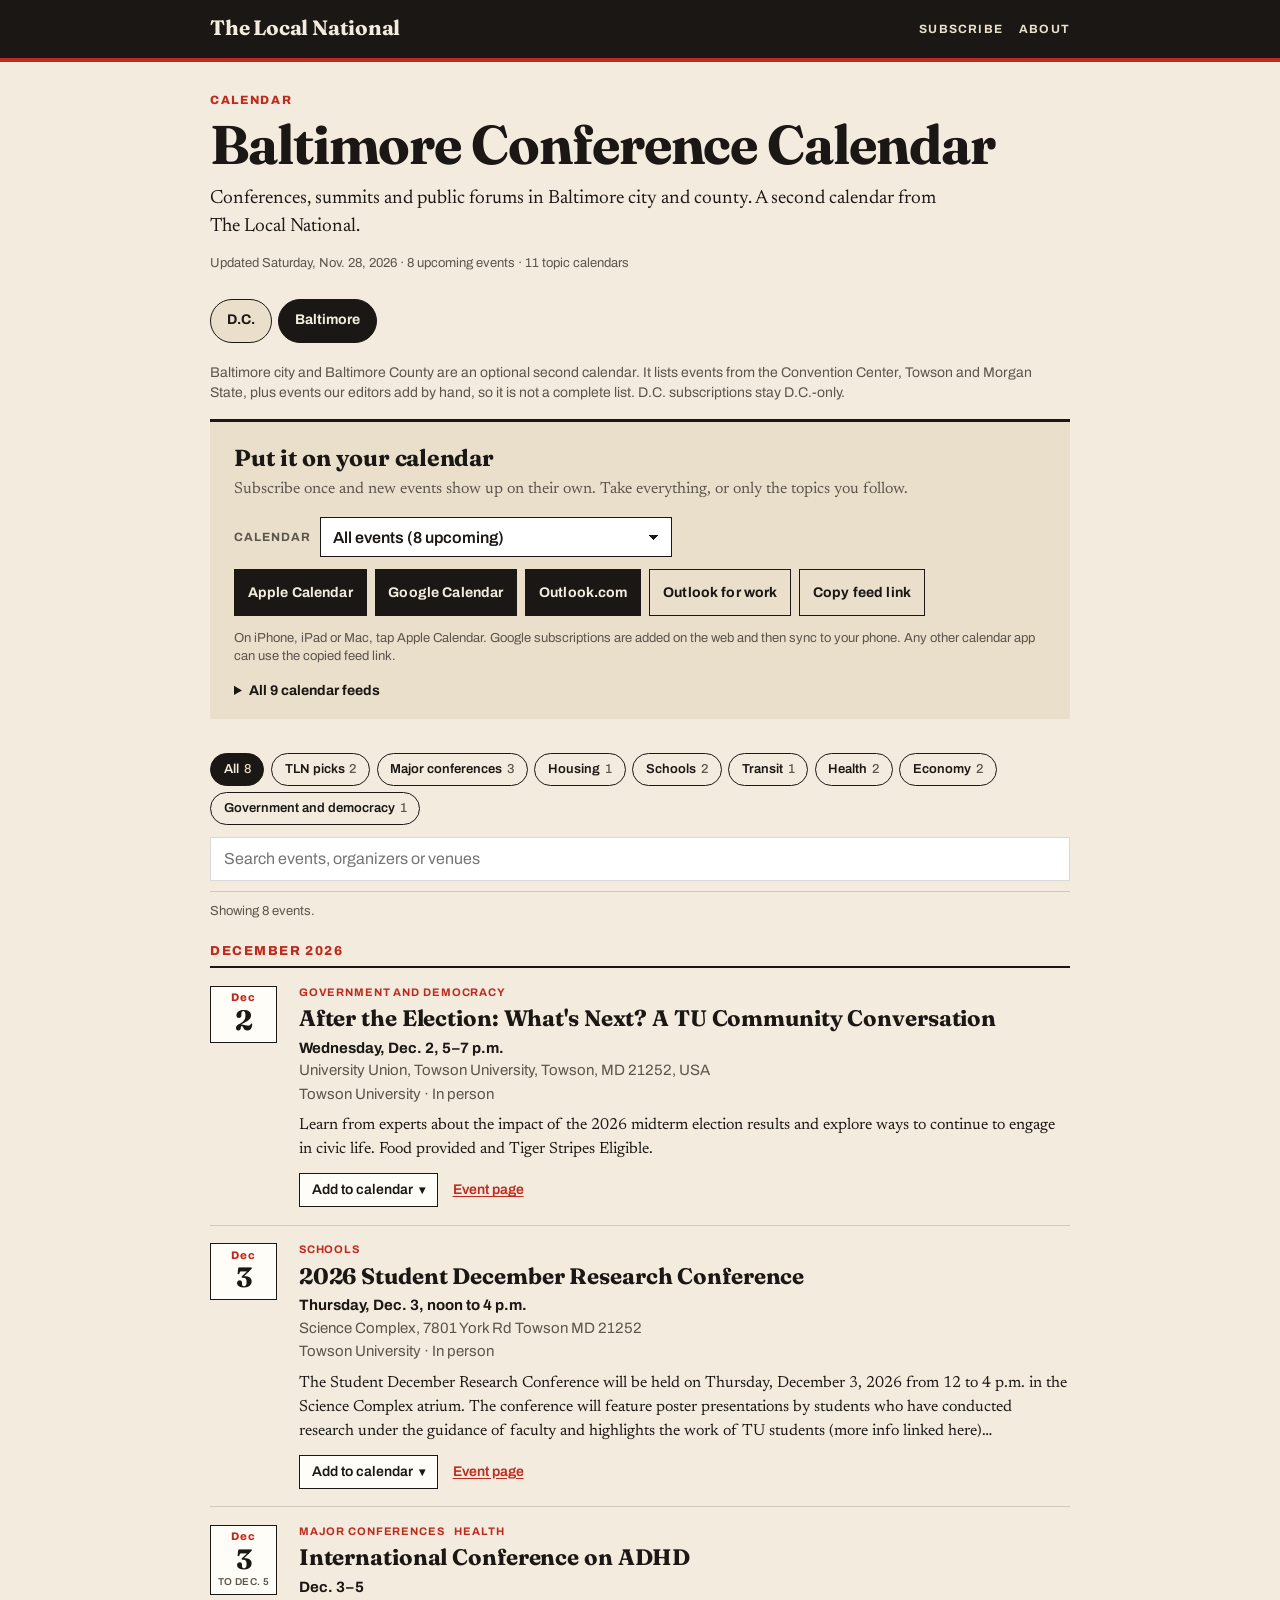
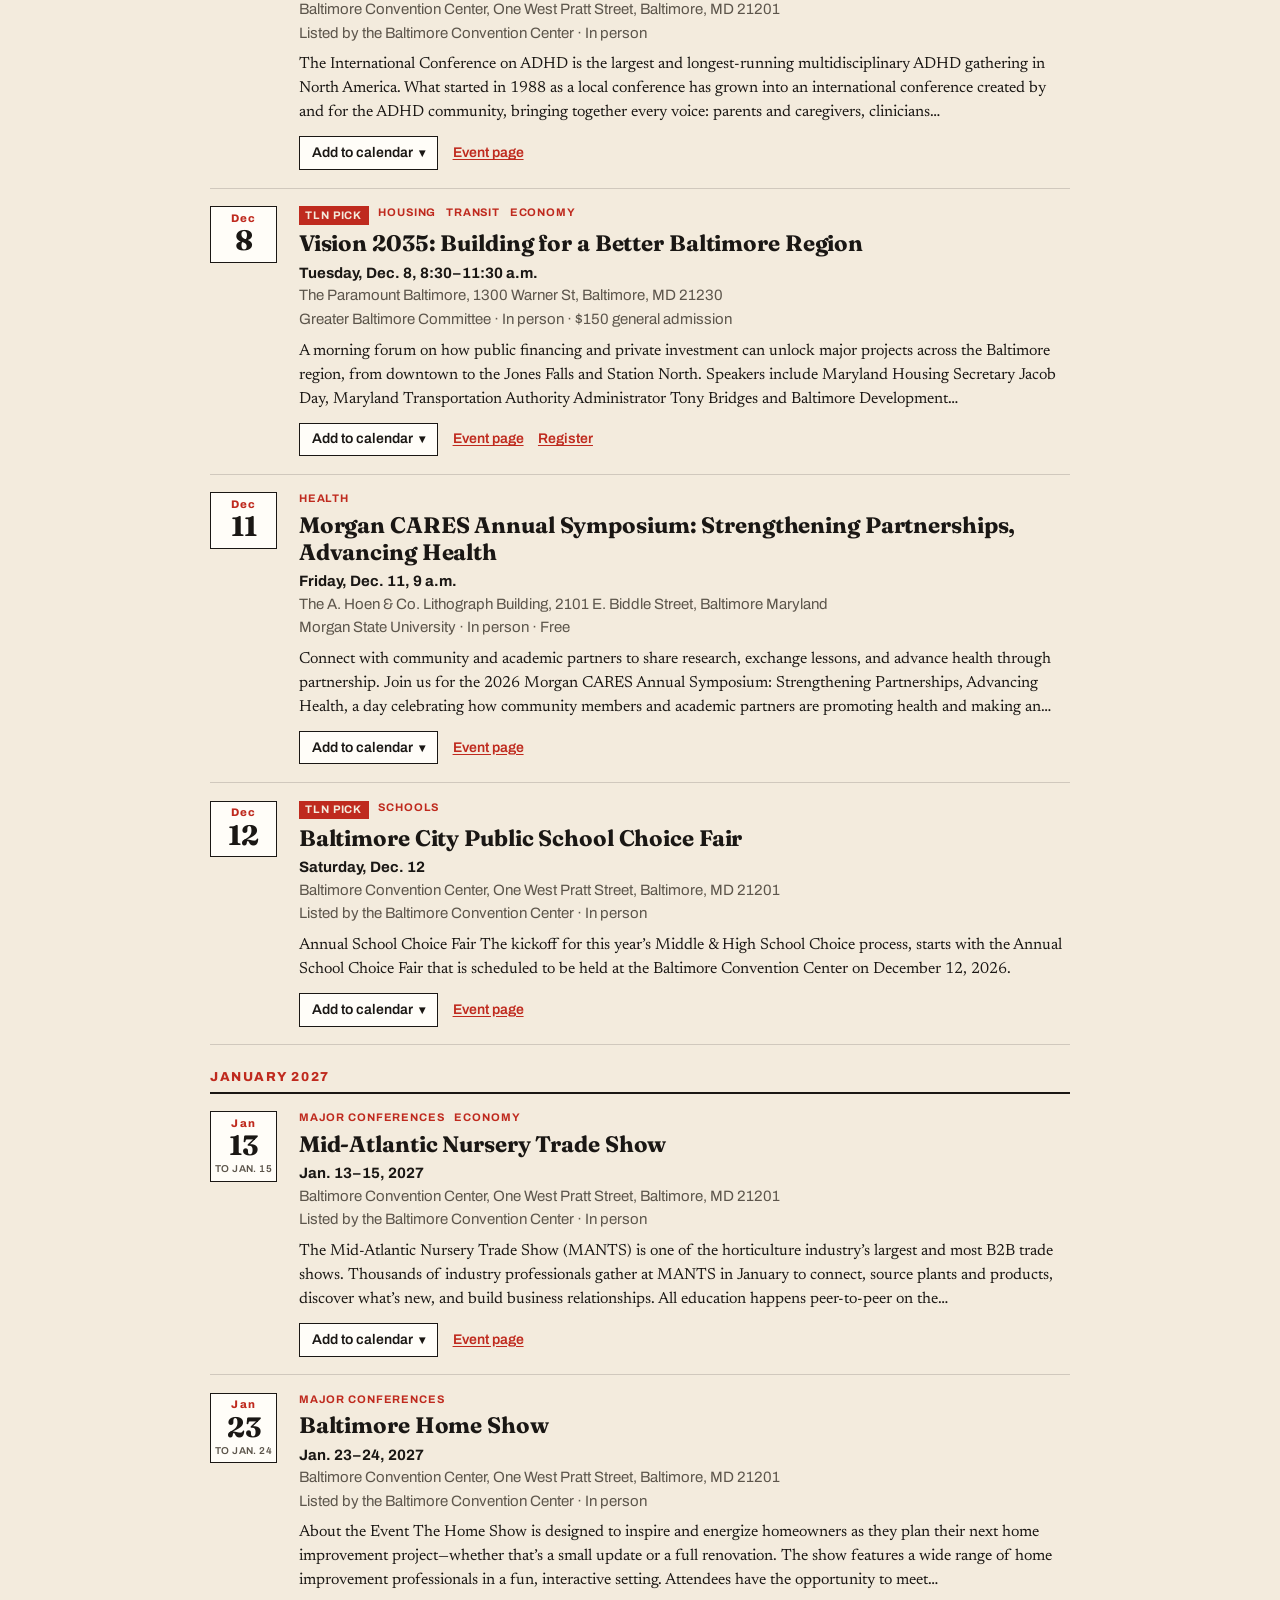
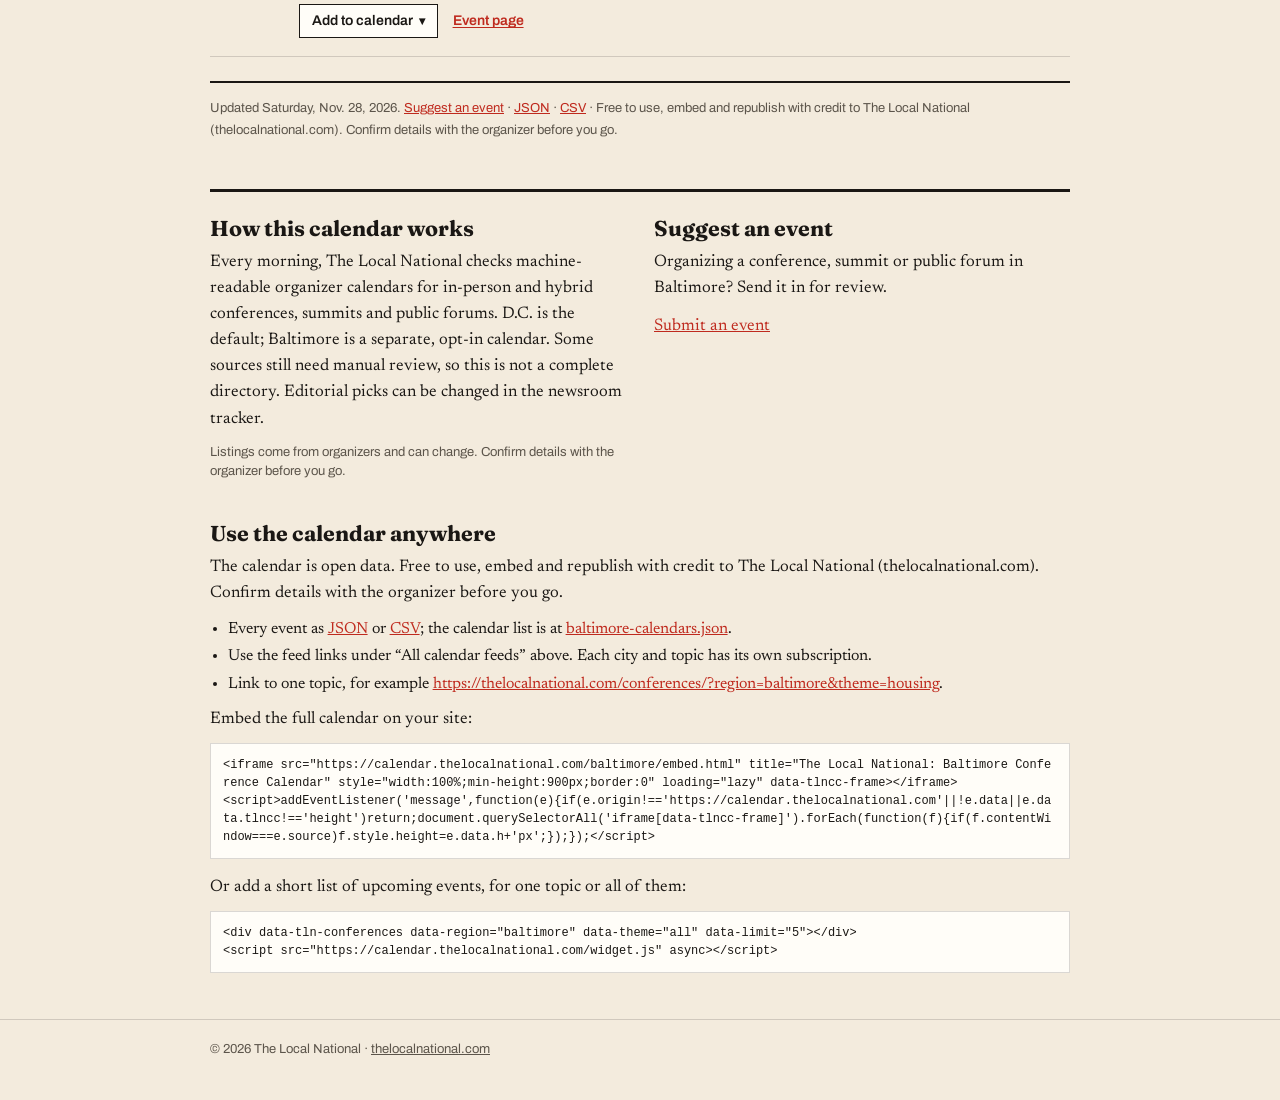
<file: baltimore/index.html>
<!doctype html>
<html lang="en">
<head>
<meta charset="utf-8">
<meta name="viewport" content="width=device-width, initial-scale=1">
<title>Baltimore Conference Calendar | The Local National</title>
<meta name="description" content="Conferences, summits and public forums in Baltimore city and county. A second calendar from The Local National.">
<link rel="canonical" href="https://thelocalnational.com/conferences/?region=baltimore">
<meta property="og:type" content="website">
<meta property="og:site_name" content="The Local National">
<meta property="og:title" content="Baltimore Conference Calendar">
<meta property="og:description" content="Conferences, summits and public forums in Baltimore city and county. A second calendar from The Local National.">
<meta property="og:url" content="https://thelocalnational.com/conferences/?region=baltimore">
<meta name="twitter:card" content="summary">
<link rel="alternate" type="text/calendar" title="The Local National: Baltimore Conferences" href="https://calendar.thelocalnational.com/feeds/baltimore.ics">
<link rel="alternate" type="application/json" title="Events (JSON)" href="https://calendar.thelocalnational.com/api/baltimore.json">
<link rel="preconnect" href="https://fonts.googleapis.com">
<link rel="preconnect" href="https://fonts.gstatic.com" crossorigin>
<link rel="stylesheet" href="https://fonts.googleapis.com/css2?family=Archivo:wght@400;500;600;700;800&family=Fraunces:opsz,wght@9..144,600;9..144,700&family=Newsreader:opsz,wght@6..72,400;6..72,500&display=swap">
<link rel="stylesheet" href="../assets/tlncc.css?v=da3d3b3c">
<link rel="stylesheet" href="../assets/page.css?v=da3d3b3c">
<script type="application/ld+json">{"@context":"https://schema.org","@graph":[{"@type":"Event","name":"After the Election: What's Next? A TU Community Conversation","startDate":"2026-12-02T17:00:00-05:00","endDate":"2026-12-02T19:00:00-05:00","eventStatus":"https://schema.org/EventScheduled","eventAttendanceMode":"https://schema.org/OfflineEventAttendanceMode","location":{"@type":"Place","name":"University Union","address":{"@type":"PostalAddress","addressLocality":"Towson","addressRegion":"MD","addressCountry":"US","streetAddress":"University Union"}},"organizer":{"@type":"Organization","name":"Towson University"},"url":"https://events.towson.edu/event/after-the-election-whats-next-a-tu-community-conversation","description":"Learn from experts about the impact of the 2026 midterm election results and explore ways to continue to engage in civic life. Food provided and Tiger Stripes Eligible."},{"@type":"Event","name":"2026 Student December Research Conference","startDate":"2026-12-03T12:00:00-05:00","endDate":"2026-12-03T16:00:00-05:00","eventStatus":"https://schema.org/EventScheduled","eventAttendanceMode":"https://schema.org/OfflineEventAttendanceMode","location":{"@type":"Place","name":"Science Complex","address":{"@type":"PostalAddress","addressLocality":"Towson","addressRegion":"MD","addressCountry":"US","streetAddress":"7801 York Rd Towson MD 21252"}},"organizer":{"@type":"Organization","name":"Towson University"},"url":"https://events.towson.edu/event/2026-student-december-research-conference","description":"The Student December Research Conference will be held on Thursday, December 3, 2026 from 12 to 4 p.m. in the Science Complex atrium. The conference will feature poster presentations by students who have conducted research under the guidance of faculty and highlights the work of TU students (more info linked here)…"},{"@type":"Event","name":"International Conference on ADHD","startDate":"2026-12-03","endDate":"2026-12-05","eventStatus":"https://schema.org/EventScheduled","eventAttendanceMode":"https://schema.org/OfflineEventAttendanceMode","location":{"@type":"Place","name":"Baltimore Convention Center","address":{"@type":"PostalAddress","addressLocality":"Baltimore","addressRegion":"MD","addressCountry":"US","streetAddress":"One West Pratt Street"}},"organizer":{"@type":"Organization","name":"Listed by the Baltimore Convention Center"},"url":"https://www.bccenter.org/events/2026/international-conference-on-adhd","description":"The International Conference on ADHD is the largest and longest-running multidisciplinary ADHD gathering in North America. What started in 1988 as a local conference has grown into an international conference created by and for the ADHD community, bringing together every voice: parents and caregivers, clinicians…"},{"@type":"Event","name":"Vision 2035: Building for a Better Baltimore Region","startDate":"2026-12-08T08:30:00-05:00","endDate":"2026-12-08T11:30:00-05:00","eventStatus":"https://schema.org/EventScheduled","eventAttendanceMode":"https://schema.org/OfflineEventAttendanceMode","location":{"@type":"Place","name":"The Paramount Baltimore","address":{"@type":"PostalAddress","addressLocality":"Baltimore","addressRegion":"MD","addressCountry":"US","streetAddress":"1300 Warner St"}},"organizer":{"@type":"Organization","name":"Greater Baltimore Committee"},"url":"https://gbc.org/event/vision-2035-building-for-a-better-baltimore-region/","description":"A morning forum on how public financing and private investment can unlock major projects across the Baltimore region, from downtown to the Jones Falls and Station North. Speakers include Maryland Housing Secretary Jacob Day, Maryland Transportation Authority Administrator Tony Bridges and Baltimore Development…"},{"@type":"Event","name":"Morgan CARES Annual Symposium: Strengthening Partnerships, Advancing Health","startDate":"2026-12-11T09:00:00-05:00","endDate":"2026-12-11T11:00:00-05:00","eventStatus":"https://schema.org/EventScheduled","eventAttendanceMode":"https://schema.org/OfflineEventAttendanceMode","location":{"@type":"Place","name":"The A. Hoen & Co. Lithograph Building","address":{"@type":"PostalAddress","addressLocality":"Baltimore","addressRegion":"MD","addressCountry":"US","streetAddress":"2101 E. Biddle Street"}},"organizer":{"@type":"Organization","name":"Morgan State University"},"url":"https://events.morgan.edu/event/morgan-cares-annual-symposium-strengthening-partnerships-advancing-health","description":"Connect with community and academic partners to share research, exchange lessons, and advance health through partnership. Join us for the 2026 Morgan CARES Annual Symposium: Strengthening Partnerships, Advancing Health, a day celebrating how community members and academic partners are promoting health and making an…"},{"@type":"Event","name":"Baltimore City Public School Choice Fair","startDate":"2026-12-12","endDate":"2026-12-12","eventStatus":"https://schema.org/EventScheduled","eventAttendanceMode":"https://schema.org/OfflineEventAttendanceMode","location":{"@type":"Place","name":"Baltimore Convention Center","address":{"@type":"PostalAddress","addressLocality":"Baltimore","addressRegion":"MD","addressCountry":"US","streetAddress":"One West Pratt Street"}},"organizer":{"@type":"Organization","name":"Listed by the Baltimore Convention Center"},"url":"https://www.bccenter.org/events/2026/baltimore-city-public-school-choice-fair","description":"Annual School Choice Fair The kickoff for this year’s Middle & High School Choice process, starts with the Annual School Choice Fair that is scheduled to be held at the Baltimore Convention Center on December 12, 2026."},{"@type":"Event","name":"Mid-Atlantic Nursery Trade Show","startDate":"2027-01-13","endDate":"2027-01-15","eventStatus":"https://schema.org/EventScheduled","eventAttendanceMode":"https://schema.org/OfflineEventAttendanceMode","location":{"@type":"Place","name":"Baltimore Convention Center","address":{"@type":"PostalAddress","addressLocality":"Baltimore","addressRegion":"MD","addressCountry":"US","streetAddress":"One West Pratt Street"}},"organizer":{"@type":"Organization","name":"Listed by the Baltimore Convention Center"},"url":"https://www.bccenter.org/events/2027/mid-atlantic-nursery-trade-show","description":"The Mid-Atlantic Nursery Trade Show (MANTS) is one of the horticulture industry’s largest and most B2B trade shows. Thousands of industry professionals gather at MANTS in January to connect, source plants and products, discover what’s new, and build business relationships. All education happens peer-to-peer on the…"},{"@type":"Event","name":"Baltimore Home Show","startDate":"2027-01-23","endDate":"2027-01-24","eventStatus":"https://schema.org/EventScheduled","eventAttendanceMode":"https://schema.org/OfflineEventAttendanceMode","location":{"@type":"Place","name":"Baltimore Convention Center","address":{"@type":"PostalAddress","addressLocality":"Baltimore","addressRegion":"MD","addressCountry":"US","streetAddress":"One West Pratt Street"}},"organizer":{"@type":"Organization","name":"Listed by the Baltimore Convention Center"},"url":"https://www.bccenter.org/events/2027/baltimore-home-show","description":"About the Event The Home Show is designed to inspire and energize homeowners as they plan their next home improvement project—whether that’s a small update or a full renovation. The show features a wide range of home improvement professionals in a fun, interactive setting. Attendees have the opportunity to meet…"}]}</script>
</head>
<body class="tlncc-page">
<header class="masthead"><div class="wrap">
  <a class="brand" href="https://thelocalnational.com">The Local National</a>
  <nav aria-label="Calendar"><a href="#subscribe">Subscribe</a><a href="#about">About</a></nav>
</div></header>
<main class="wrap">
  <div class="intro">
    <p class="kicker">Calendar</p>
    <h1>Baltimore Conference Calendar</h1>
    <p class="dek">Conferences, summits and public forums in Baltimore city and county. A second calendar from The Local National.</p>
    <p class="stamp">Updated Saturday, Nov. 28, 2026 · 8 upcoming events · 11 topic calendars</p>
  </div>
  <div class="tlncc" data-tlncc data-default-seg="all" data-tlncc-url><nav class="tlncc-regions" aria-label="Choose a city"><a class="tlncc-region" href="https://calendar.thelocalnational.com/">D.C.</a><a class="tlncc-region" href="https://calendar.thelocalnational.com/baltimore/" aria-current="page">Baltimore</a></nav><p class="tlncc-region-note">Baltimore city and Baltimore County are an optional second calendar. It lists events from the Convention Center, Towson and Morgan State, plus events our editors add by hand, so it is not a complete list. D.C. subscriptions stay D.C.-only.</p>
<section class="tlncc-sub" id="subscribe" aria-labelledby="tlncc-sub-h">
  <h2 class="tlncc-h2" id="tlncc-sub-h">Put it on your calendar</h2>
  <p class="tlncc-note">Subscribe once and new events show up on their own. Take everything, or only the topics you follow.</p>
  <div class="tlncc-sub-row">
    <label class="tlncc-label" for="tlncc-pick">Calendar</label>
    <select class="tlncc-select" id="tlncc-pick" data-tlncc-sub><option value="all" data-webcal="webcal://calendar.thelocalnational.com/feeds/baltimore.ics" data-google="https://calendar.google.com/calendar/render?cid=webcal%3A%2F%2Fcalendar.thelocalnational.com%2Ffeeds%2Fbaltimore.ics" data-outlook="https://outlook.live.com/calendar/0/addfromweb?url=https%3A%2F%2Fcalendar.thelocalnational.com%2Ffeeds%2Fbaltimore.ics&amp;name=The%20Local%20National%3A%20Baltimore%20Conferences" data-office="https://outlook.office.com/calendar/0/addfromweb?url=https%3A%2F%2Fcalendar.thelocalnational.com%2Ffeeds%2Fbaltimore.ics&amp;name=The%20Local%20National%3A%20Baltimore%20Conferences" data-ics="https://calendar.thelocalnational.com/feeds/baltimore.ics">All events (8 upcoming)</option><option value="tln-picks" data-webcal="webcal://calendar.thelocalnational.com/feeds/baltimore-tln-picks.ics" data-google="https://calendar.google.com/calendar/render?cid=webcal%3A%2F%2Fcalendar.thelocalnational.com%2Ffeeds%2Fbaltimore-tln-picks.ics" data-outlook="https://outlook.live.com/calendar/0/addfromweb?url=https%3A%2F%2Fcalendar.thelocalnational.com%2Ffeeds%2Fbaltimore-tln-picks.ics&amp;name=TLN%20Baltimore%20Conferences%3A%20TLN%20picks" data-office="https://outlook.office.com/calendar/0/addfromweb?url=https%3A%2F%2Fcalendar.thelocalnational.com%2Ffeeds%2Fbaltimore-tln-picks.ics&amp;name=TLN%20Baltimore%20Conferences%3A%20TLN%20picks" data-ics="https://calendar.thelocalnational.com/feeds/baltimore-tln-picks.ics">TLN picks (2 upcoming)</option><option value="major" data-webcal="webcal://calendar.thelocalnational.com/feeds/baltimore-major.ics" data-google="https://calendar.google.com/calendar/render?cid=webcal%3A%2F%2Fcalendar.thelocalnational.com%2Ffeeds%2Fbaltimore-major.ics" data-outlook="https://outlook.live.com/calendar/0/addfromweb?url=https%3A%2F%2Fcalendar.thelocalnational.com%2Ffeeds%2Fbaltimore-major.ics&amp;name=TLN%20Baltimore%20Conferences%3A%20Major%20conferences" data-office="https://outlook.office.com/calendar/0/addfromweb?url=https%3A%2F%2Fcalendar.thelocalnational.com%2Ffeeds%2Fbaltimore-major.ics&amp;name=TLN%20Baltimore%20Conferences%3A%20Major%20conferences" data-ics="https://calendar.thelocalnational.com/feeds/baltimore-major.ics">Major conferences (3 upcoming)</option><option value="housing" data-webcal="webcal://calendar.thelocalnational.com/feeds/baltimore-housing.ics" data-google="https://calendar.google.com/calendar/render?cid=webcal%3A%2F%2Fcalendar.thelocalnational.com%2Ffeeds%2Fbaltimore-housing.ics" data-outlook="https://outlook.live.com/calendar/0/addfromweb?url=https%3A%2F%2Fcalendar.thelocalnational.com%2Ffeeds%2Fbaltimore-housing.ics&amp;name=TLN%20Baltimore%20Conferences%3A%20Housing" data-office="https://outlook.office.com/calendar/0/addfromweb?url=https%3A%2F%2Fcalendar.thelocalnational.com%2Ffeeds%2Fbaltimore-housing.ics&amp;name=TLN%20Baltimore%20Conferences%3A%20Housing" data-ics="https://calendar.thelocalnational.com/feeds/baltimore-housing.ics">Housing (1 upcoming)</option><option value="schools" data-webcal="webcal://calendar.thelocalnational.com/feeds/baltimore-schools.ics" data-google="https://calendar.google.com/calendar/render?cid=webcal%3A%2F%2Fcalendar.thelocalnational.com%2Ffeeds%2Fbaltimore-schools.ics" data-outlook="https://outlook.live.com/calendar/0/addfromweb?url=https%3A%2F%2Fcalendar.thelocalnational.com%2Ffeeds%2Fbaltimore-schools.ics&amp;name=TLN%20Baltimore%20Conferences%3A%20Schools" data-office="https://outlook.office.com/calendar/0/addfromweb?url=https%3A%2F%2Fcalendar.thelocalnational.com%2Ffeeds%2Fbaltimore-schools.ics&amp;name=TLN%20Baltimore%20Conferences%3A%20Schools" data-ics="https://calendar.thelocalnational.com/feeds/baltimore-schools.ics">Schools (2 upcoming)</option><option value="transit" data-webcal="webcal://calendar.thelocalnational.com/feeds/baltimore-transit.ics" data-google="https://calendar.google.com/calendar/render?cid=webcal%3A%2F%2Fcalendar.thelocalnational.com%2Ffeeds%2Fbaltimore-transit.ics" data-outlook="https://outlook.live.com/calendar/0/addfromweb?url=https%3A%2F%2Fcalendar.thelocalnational.com%2Ffeeds%2Fbaltimore-transit.ics&amp;name=TLN%20Baltimore%20Conferences%3A%20Transit" data-office="https://outlook.office.com/calendar/0/addfromweb?url=https%3A%2F%2Fcalendar.thelocalnational.com%2Ffeeds%2Fbaltimore-transit.ics&amp;name=TLN%20Baltimore%20Conferences%3A%20Transit" data-ics="https://calendar.thelocalnational.com/feeds/baltimore-transit.ics">Transit (1 upcoming)</option><option value="health" data-webcal="webcal://calendar.thelocalnational.com/feeds/baltimore-health.ics" data-google="https://calendar.google.com/calendar/render?cid=webcal%3A%2F%2Fcalendar.thelocalnational.com%2Ffeeds%2Fbaltimore-health.ics" data-outlook="https://outlook.live.com/calendar/0/addfromweb?url=https%3A%2F%2Fcalendar.thelocalnational.com%2Ffeeds%2Fbaltimore-health.ics&amp;name=TLN%20Baltimore%20Conferences%3A%20Health" data-office="https://outlook.office.com/calendar/0/addfromweb?url=https%3A%2F%2Fcalendar.thelocalnational.com%2Ffeeds%2Fbaltimore-health.ics&amp;name=TLN%20Baltimore%20Conferences%3A%20Health" data-ics="https://calendar.thelocalnational.com/feeds/baltimore-health.ics">Health (2 upcoming)</option><option value="economy" data-webcal="webcal://calendar.thelocalnational.com/feeds/baltimore-economy.ics" data-google="https://calendar.google.com/calendar/render?cid=webcal%3A%2F%2Fcalendar.thelocalnational.com%2Ffeeds%2Fbaltimore-economy.ics" data-outlook="https://outlook.live.com/calendar/0/addfromweb?url=https%3A%2F%2Fcalendar.thelocalnational.com%2Ffeeds%2Fbaltimore-economy.ics&amp;name=TLN%20Baltimore%20Conferences%3A%20Economy" data-office="https://outlook.office.com/calendar/0/addfromweb?url=https%3A%2F%2Fcalendar.thelocalnational.com%2Ffeeds%2Fbaltimore-economy.ics&amp;name=TLN%20Baltimore%20Conferences%3A%20Economy" data-ics="https://calendar.thelocalnational.com/feeds/baltimore-economy.ics">Economy (2 upcoming)</option><option value="governance" data-webcal="webcal://calendar.thelocalnational.com/feeds/baltimore-governance.ics" data-google="https://calendar.google.com/calendar/render?cid=webcal%3A%2F%2Fcalendar.thelocalnational.com%2Ffeeds%2Fbaltimore-governance.ics" data-outlook="https://outlook.live.com/calendar/0/addfromweb?url=https%3A%2F%2Fcalendar.thelocalnational.com%2Ffeeds%2Fbaltimore-governance.ics&amp;name=TLN%20Baltimore%20Conferences%3A%20Government%20and%20democracy" data-office="https://outlook.office.com/calendar/0/addfromweb?url=https%3A%2F%2Fcalendar.thelocalnational.com%2Ffeeds%2Fbaltimore-governance.ics&amp;name=TLN%20Baltimore%20Conferences%3A%20Government%20and%20democracy" data-ics="https://calendar.thelocalnational.com/feeds/baltimore-governance.ics">Government and democracy (1 upcoming)</option></select>
  </div>
  <div class="tlncc-sub-buttons">
    <a class="tlncc-btn" data-sub-k="webcal" href="webcal://calendar.thelocalnational.com/feeds/baltimore.ics">Apple Calendar</a>
    <a class="tlncc-btn" data-sub-k="google" href="https://calendar.google.com/calendar/render?cid=webcal%3A%2F%2Fcalendar.thelocalnational.com%2Ffeeds%2Fbaltimore.ics" target="_blank" rel="noopener">Google Calendar</a>
    <a class="tlncc-btn" data-sub-k="outlook" href="https://outlook.live.com/calendar/0/addfromweb?url=https%3A%2F%2Fcalendar.thelocalnational.com%2Ffeeds%2Fbaltimore.ics&amp;name=The%20Local%20National%3A%20Baltimore%20Conferences" target="_blank" rel="noopener">Outlook.com</a>
    <a class="tlncc-btn is-ghost" data-sub-k="office" href="https://outlook.office.com/calendar/0/addfromweb?url=https%3A%2F%2Fcalendar.thelocalnational.com%2Ffeeds%2Fbaltimore.ics&amp;name=The%20Local%20National%3A%20Baltimore%20Conferences" target="_blank" rel="noopener">Outlook for work</a>
    <button type="button" class="tlncc-btn is-ghost tlncc-copy" data-sub-k="ics" data-url="https://calendar.thelocalnational.com/feeds/baltimore.ics">Copy feed link</button>
  </div>
  <p class="tlncc-hint">On iPhone, iPad or Mac, tap Apple Calendar. Google subscriptions are added on the web and then sync to your phone. Any other calendar app can use the copied feed link.</p>
  <details class="tlncc-feeds"><summary>All 9 calendar feeds</summary><ul><li><strong>All events</strong><span>8 upcoming</span><a href="webcal://calendar.thelocalnational.com/feeds/baltimore.ics">Apple</a><a href="https://calendar.google.com/calendar/render?cid=webcal%3A%2F%2Fcalendar.thelocalnational.com%2Ffeeds%2Fbaltimore.ics" target="_blank" rel="noopener">Google</a><a href="https://outlook.live.com/calendar/0/addfromweb?url=https%3A%2F%2Fcalendar.thelocalnational.com%2Ffeeds%2Fbaltimore.ics&amp;name=The%20Local%20National%3A%20Baltimore%20Conferences" target="_blank" rel="noopener">Outlook</a><a href="https://calendar.thelocalnational.com/feeds/baltimore.ics">.ics link</a></li><li><strong>TLN picks</strong><span>2 upcoming</span><a href="webcal://calendar.thelocalnational.com/feeds/baltimore-tln-picks.ics">Apple</a><a href="https://calendar.google.com/calendar/render?cid=webcal%3A%2F%2Fcalendar.thelocalnational.com%2Ffeeds%2Fbaltimore-tln-picks.ics" target="_blank" rel="noopener">Google</a><a href="https://outlook.live.com/calendar/0/addfromweb?url=https%3A%2F%2Fcalendar.thelocalnational.com%2Ffeeds%2Fbaltimore-tln-picks.ics&amp;name=TLN%20Baltimore%20Conferences%3A%20TLN%20picks" target="_blank" rel="noopener">Outlook</a><a href="https://calendar.thelocalnational.com/feeds/baltimore-tln-picks.ics">.ics link</a></li><li><strong>Major conferences</strong><span>3 upcoming</span><a href="webcal://calendar.thelocalnational.com/feeds/baltimore-major.ics">Apple</a><a href="https://calendar.google.com/calendar/render?cid=webcal%3A%2F%2Fcalendar.thelocalnational.com%2Ffeeds%2Fbaltimore-major.ics" target="_blank" rel="noopener">Google</a><a href="https://outlook.live.com/calendar/0/addfromweb?url=https%3A%2F%2Fcalendar.thelocalnational.com%2Ffeeds%2Fbaltimore-major.ics&amp;name=TLN%20Baltimore%20Conferences%3A%20Major%20conferences" target="_blank" rel="noopener">Outlook</a><a href="https://calendar.thelocalnational.com/feeds/baltimore-major.ics">.ics link</a></li><li><strong>Housing</strong><span>1 upcoming</span><a href="webcal://calendar.thelocalnational.com/feeds/baltimore-housing.ics">Apple</a><a href="https://calendar.google.com/calendar/render?cid=webcal%3A%2F%2Fcalendar.thelocalnational.com%2Ffeeds%2Fbaltimore-housing.ics" target="_blank" rel="noopener">Google</a><a href="https://outlook.live.com/calendar/0/addfromweb?url=https%3A%2F%2Fcalendar.thelocalnational.com%2Ffeeds%2Fbaltimore-housing.ics&amp;name=TLN%20Baltimore%20Conferences%3A%20Housing" target="_blank" rel="noopener">Outlook</a><a href="https://calendar.thelocalnational.com/feeds/baltimore-housing.ics">.ics link</a></li><li><strong>Schools</strong><span>2 upcoming</span><a href="webcal://calendar.thelocalnational.com/feeds/baltimore-schools.ics">Apple</a><a href="https://calendar.google.com/calendar/render?cid=webcal%3A%2F%2Fcalendar.thelocalnational.com%2Ffeeds%2Fbaltimore-schools.ics" target="_blank" rel="noopener">Google</a><a href="https://outlook.live.com/calendar/0/addfromweb?url=https%3A%2F%2Fcalendar.thelocalnational.com%2Ffeeds%2Fbaltimore-schools.ics&amp;name=TLN%20Baltimore%20Conferences%3A%20Schools" target="_blank" rel="noopener">Outlook</a><a href="https://calendar.thelocalnational.com/feeds/baltimore-schools.ics">.ics link</a></li><li><strong>Transit</strong><span>1 upcoming</span><a href="webcal://calendar.thelocalnational.com/feeds/baltimore-transit.ics">Apple</a><a href="https://calendar.google.com/calendar/render?cid=webcal%3A%2F%2Fcalendar.thelocalnational.com%2Ffeeds%2Fbaltimore-transit.ics" target="_blank" rel="noopener">Google</a><a href="https://outlook.live.com/calendar/0/addfromweb?url=https%3A%2F%2Fcalendar.thelocalnational.com%2Ffeeds%2Fbaltimore-transit.ics&amp;name=TLN%20Baltimore%20Conferences%3A%20Transit" target="_blank" rel="noopener">Outlook</a><a href="https://calendar.thelocalnational.com/feeds/baltimore-transit.ics">.ics link</a></li><li><strong>Health</strong><span>2 upcoming</span><a href="webcal://calendar.thelocalnational.com/feeds/baltimore-health.ics">Apple</a><a href="https://calendar.google.com/calendar/render?cid=webcal%3A%2F%2Fcalendar.thelocalnational.com%2Ffeeds%2Fbaltimore-health.ics" target="_blank" rel="noopener">Google</a><a href="https://outlook.live.com/calendar/0/addfromweb?url=https%3A%2F%2Fcalendar.thelocalnational.com%2Ffeeds%2Fbaltimore-health.ics&amp;name=TLN%20Baltimore%20Conferences%3A%20Health" target="_blank" rel="noopener">Outlook</a><a href="https://calendar.thelocalnational.com/feeds/baltimore-health.ics">.ics link</a></li><li><strong>Economy</strong><span>2 upcoming</span><a href="webcal://calendar.thelocalnational.com/feeds/baltimore-economy.ics">Apple</a><a href="https://calendar.google.com/calendar/render?cid=webcal%3A%2F%2Fcalendar.thelocalnational.com%2Ffeeds%2Fbaltimore-economy.ics" target="_blank" rel="noopener">Google</a><a href="https://outlook.live.com/calendar/0/addfromweb?url=https%3A%2F%2Fcalendar.thelocalnational.com%2Ffeeds%2Fbaltimore-economy.ics&amp;name=TLN%20Baltimore%20Conferences%3A%20Economy" target="_blank" rel="noopener">Outlook</a><a href="https://calendar.thelocalnational.com/feeds/baltimore-economy.ics">.ics link</a></li><li><strong>Government and democracy</strong><span>1 upcoming</span><a href="webcal://calendar.thelocalnational.com/feeds/baltimore-governance.ics">Apple</a><a href="https://calendar.google.com/calendar/render?cid=webcal%3A%2F%2Fcalendar.thelocalnational.com%2Ffeeds%2Fbaltimore-governance.ics" target="_blank" rel="noopener">Google</a><a href="https://outlook.live.com/calendar/0/addfromweb?url=https%3A%2F%2Fcalendar.thelocalnational.com%2Ffeeds%2Fbaltimore-governance.ics&amp;name=TLN%20Baltimore%20Conferences%3A%20Government%20and%20democracy" target="_blank" rel="noopener">Outlook</a><a href="https://calendar.thelocalnational.com/feeds/baltimore-governance.ics">.ics link</a></li></ul></details>
</section>
<div class="tlncc-tools">
  <div class="tlncc-filters" role="toolbar" aria-label="Filter by topic"><button type="button" class="tlncc-chip" data-seg="all" data-name="all topics" aria-pressed="true">All<span>8</span></button><button type="button" class="tlncc-chip" data-seg="tln-picks" data-name="TLN picks" aria-pressed="false">TLN picks<span>2</span></button><button type="button" class="tlncc-chip" data-seg="major" data-name="Major conferences" aria-pressed="false">Major conferences<span>3</span></button><button type="button" class="tlncc-chip" data-seg="housing" data-name="Housing" aria-pressed="false">Housing<span>1</span></button><button type="button" class="tlncc-chip" data-seg="schools" data-name="Schools" aria-pressed="false">Schools<span>2</span></button><button type="button" class="tlncc-chip" data-seg="transit" data-name="Transit" aria-pressed="false">Transit<span>1</span></button><button type="button" class="tlncc-chip" data-seg="health" data-name="Health" aria-pressed="false">Health<span>2</span></button><button type="button" class="tlncc-chip" data-seg="economy" data-name="Economy" aria-pressed="false">Economy<span>2</span></button><button type="button" class="tlncc-chip" data-seg="governance" data-name="Government and democracy" aria-pressed="false">Government and democracy<span>1</span></button></div>
  <div class="tlncc-search"><label class="tlncc-vh" for="tlncc-q">Search events</label>
    <input id="tlncc-q" type="search" placeholder="Search events, organizers or venues" data-tlncc-q autocomplete="off"></div>
</div>
<p class="tlncc-status" data-tlncc-status aria-live="polite"></p><div class="tlncc-list"><section class="tlncc-month" data-tlncc-group><h3 class="tlncc-mh">December 2026</h3><article class="tlncc-ev" id="e-4d7327c3d18c" data-segs="all governance" data-text="after the election: what&#x27;s next? a tu community conversation towson university university union, towson university, towson, md 21252, usa learn from experts about the impact of the 2026 midterm election results and explore ways to continue to engage in civic life. food provided and tiger stripes eligible. government and democracy"><div class="tlncc-badge" aria-hidden="true"><span class="m">Dec</span><span class="d">2</span></div><div class="tlncc-body"><p class="tlncc-tags"><span>Government and democracy</span></p><h4 class="tlncc-title"><a href="https://events.towson.edu/event/after-the-election-whats-next-a-tu-community-conversation" target="_blank" rel="noopener">After the Election: What&#x27;s Next? A TU Community Conversation</a></h4><p class="tlncc-when">Wednesday, Dec. 2, 5–7 p.m.</p><p class="tlncc-where">University Union, Towson University, Towson, MD 21252, USA</p><p class="tlncc-org">Towson University · In person</p><p class="tlncc-sum">Learn from experts about the impact of the 2026 midterm election results and explore ways to continue to engage in civic life. Food provided and Tiger Stripes Eligible.</p><div class="tlncc-actions"><details class="tlncc-add"><summary>Add to calendar</summary><div class="tlncc-menu"><a href="https://calendar.google.com/calendar/render?action=TEMPLATE&amp;text=After%20the%20Election%3A%20What%27s%20Next%3F%20A%20TU%20Community%20Conversation&amp;dates=20261202T170000%2F20261202T190000&amp;details=Learn%20from%20experts%20about%20the%20impact%20of%20the%202026%20midterm%20election%20results%20and%20explore%20ways%20to%20continue%20to%20engage%20in%20civic%20life.%20Food%20provided%20and%20Tiger%20Stripes%20Eligible.%0A%0AEvent%20page%3A%20https%3A%2F%2Fevents.towson.edu%2Fevent%2Fafter-the-election-whats-next-a-tu-community-conversation%0A%0AFrom%20The%20Local%20National%27s%20Baltimore%20Conference%20Calendar%3A%20https%3A%2F%2Fthelocalnational.com%2Fconferences%2F%3Fregion%3Dbaltimore%23e-4d7327c3d18c&amp;location=University%20Union%2C%20Towson%20University%2C%20Towson%2C%20MD%2021252%2C%20USA&amp;ctz=America%2FNew_York" target="_blank" rel="noopener">Google Calendar</a><a href="https://calendar.thelocalnational.com/events/4d7327c3d18c.ics">Apple Calendar (.ics)</a><a href="https://outlook.live.com/calendar/0/deeplink/compose?path=%2Fcalendar%2Faction%2Fcompose&amp;rru=addevent&amp;subject=After%20the%20Election%3A%20What%27s%20Next%3F%20A%20TU%20Community%20Conversation&amp;startdt=2026-12-02T17%3A00%3A00-05%3A00&amp;enddt=2026-12-02T19%3A00%3A00-05%3A00&amp;allday=false&amp;body=Learn%20from%20experts%20about%20the%20impact%20of%20the%202026%20midterm%20election%20results%20and%20explore%20ways%20to%20continue%20to%20engage%20in%20civic%20life.%20Food%20provided%20and%20Tiger%20Stripes%20Eligible.%0A%0AEvent%20page%3A%20https%3A%2F%2Fevents.towson.edu%2Fevent%2Fafter-the-election-whats-next-a-tu-community-conversation%0A%0AFrom%20The%20Local%20National%27s%20Baltimore%20Conference%20Calendar%3A%20https%3A%2F%2Fthelocalnational.com%2Fconferences%2F%3Fregion%3Dbaltimore%23e-4d7327c3d18c&amp;location=University%20Union%2C%20Towson%20University%2C%20Towson%2C%20MD%2021252%2C%20USA" target="_blank" rel="noopener">Outlook.com</a><a href="https://outlook.office.com/calendar/0/deeplink/compose?path=%2Fcalendar%2Faction%2Fcompose&amp;rru=addevent&amp;subject=After%20the%20Election%3A%20What%27s%20Next%3F%20A%20TU%20Community%20Conversation&amp;startdt=2026-12-02T17%3A00%3A00-05%3A00&amp;enddt=2026-12-02T19%3A00%3A00-05%3A00&amp;allday=false&amp;body=Learn%20from%20experts%20about%20the%20impact%20of%20the%202026%20midterm%20election%20results%20and%20explore%20ways%20to%20continue%20to%20engage%20in%20civic%20life.%20Food%20provided%20and%20Tiger%20Stripes%20Eligible.%0A%0AEvent%20page%3A%20https%3A%2F%2Fevents.towson.edu%2Fevent%2Fafter-the-election-whats-next-a-tu-community-conversation%0A%0AFrom%20The%20Local%20National%27s%20Baltimore%20Conference%20Calendar%3A%20https%3A%2F%2Fthelocalnational.com%2Fconferences%2F%3Fregion%3Dbaltimore%23e-4d7327c3d18c&amp;location=University%20Union%2C%20Towson%20University%2C%20Towson%2C%20MD%2021252%2C%20USA" target="_blank" rel="noopener">Outlook for work</a><a href="https://calendar.thelocalnational.com/events/4d7327c3d18c.ics" download>Download .ics file</a></div></details><a class="tlncc-link" href="https://events.towson.edu/event/after-the-election-whats-next-a-tu-community-conversation" target="_blank" rel="noopener">Event page</a></div></div></article><article class="tlncc-ev" id="e-daa06b11ce95" data-segs="all schools" data-text="2026 student december research conference towson university science complex, 7801 york rd towson md 21252 the student december research conference will be held on thursday, december 3, 2026 from 12 to 4 p.m. in the science complex atrium. the conference will feature poster presentations by students who have conducted research under the guidance of faculty and highlights the work of tu students (more info linked here)… schools"><div class="tlncc-badge" aria-hidden="true"><span class="m">Dec</span><span class="d">3</span></div><div class="tlncc-body"><p class="tlncc-tags"><span>Schools</span></p><h4 class="tlncc-title"><a href="https://events.towson.edu/event/2026-student-december-research-conference" target="_blank" rel="noopener">2026 Student December Research Conference</a></h4><p class="tlncc-when">Thursday, Dec. 3, noon to 4 p.m.</p><p class="tlncc-where">Science Complex, 7801 York Rd Towson MD 21252</p><p class="tlncc-org">Towson University · In person</p><p class="tlncc-sum">The Student December Research Conference will be held on Thursday, December 3, 2026 from 12 to 4 p.m. in the Science Complex atrium. The conference will feature poster presentations by students who have conducted research under the guidance of faculty and highlights the work of TU students (more info linked here)…</p><div class="tlncc-actions"><details class="tlncc-add"><summary>Add to calendar</summary><div class="tlncc-menu"><a href="https://calendar.google.com/calendar/render?action=TEMPLATE&amp;text=2026%20Student%20December%20Research%20Conference&amp;dates=20261203T120000%2F20261203T160000&amp;details=The%20Student%20December%20Research%20Conference%20will%20be%20held%20on%20Thursday%2C%20December%203%2C%202026%20from%2012%20to%204%20p.m.%20in%20the%20Science%20Complex%20atrium.%20The%20conference%20will%20feature%20poster%20presentations%20by%20students%20who%20have%20conducted%20research%20under%20the%20guidance%20of%20faculty%20and%20highlights%20the%20work%20of%20TU%20students%20%28more%20info%20linked%20here%29%E2%80%A6%0A%0AEvent%20page%3A%20https%3A%2F%2Fevents.towson.edu%2Fevent%2F2026-student-december-research-conference%0A%0AFrom%20The%20Local%20National%27s%20Baltimore%20Conference%20Calendar%3A%20https%3A%2F%2Fthelocalnational.com%2Fconferences%2F%3Fregion%3Dbaltimore%23e-daa06b11ce95&amp;location=Science%20Complex%2C%207801%20York%20Rd%20Towson%20MD%2021252&amp;ctz=America%2FNew_York" target="_blank" rel="noopener">Google Calendar</a><a href="https://calendar.thelocalnational.com/events/daa06b11ce95.ics">Apple Calendar (.ics)</a><a href="https://outlook.live.com/calendar/0/deeplink/compose?path=%2Fcalendar%2Faction%2Fcompose&amp;rru=addevent&amp;subject=2026%20Student%20December%20Research%20Conference&amp;startdt=2026-12-03T12%3A00%3A00-05%3A00&amp;enddt=2026-12-03T16%3A00%3A00-05%3A00&amp;allday=false&amp;body=The%20Student%20December%20Research%20Conference%20will%20be%20held%20on%20Thursday%2C%20December%203%2C%202026%20from%2012%20to%204%20p.m.%20in%20the%20Science%20Complex%20atrium.%20The%20conference%20will%20feature%20poster%20presentations%20by%20students%20who%20have%20conducted%20research%20under%20the%20guidance%20of%20faculty%20and%20highlights%20the%20work%20of%20TU%20students%20%28more%20info%20linked%20here%29%E2%80%A6%0A%0AEvent%20page%3A%20https%3A%2F%2Fevents.towson.edu%2Fevent%2F2026-student-december-research-conference%0A%0AFrom%20The%20Local%20National%27s%20Baltimore%20Conference%20Calendar%3A%20https%3A%2F%2Fthelocalnational.com%2Fconferences%2F%3Fregion%3Dbaltimore%23e-daa06b11ce95&amp;location=Science%20Complex%2C%207801%20York%20Rd%20Towson%20MD%2021252" target="_blank" rel="noopener">Outlook.com</a><a href="https://outlook.office.com/calendar/0/deeplink/compose?path=%2Fcalendar%2Faction%2Fcompose&amp;rru=addevent&amp;subject=2026%20Student%20December%20Research%20Conference&amp;startdt=2026-12-03T12%3A00%3A00-05%3A00&amp;enddt=2026-12-03T16%3A00%3A00-05%3A00&amp;allday=false&amp;body=The%20Student%20December%20Research%20Conference%20will%20be%20held%20on%20Thursday%2C%20December%203%2C%202026%20from%2012%20to%204%20p.m.%20in%20the%20Science%20Complex%20atrium.%20The%20conference%20will%20feature%20poster%20presentations%20by%20students%20who%20have%20conducted%20research%20under%20the%20guidance%20of%20faculty%20and%20highlights%20the%20work%20of%20TU%20students%20%28more%20info%20linked%20here%29%E2%80%A6%0A%0AEvent%20page%3A%20https%3A%2F%2Fevents.towson.edu%2Fevent%2F2026-student-december-research-conference%0A%0AFrom%20The%20Local%20National%27s%20Baltimore%20Conference%20Calendar%3A%20https%3A%2F%2Fthelocalnational.com%2Fconferences%2F%3Fregion%3Dbaltimore%23e-daa06b11ce95&amp;location=Science%20Complex%2C%207801%20York%20Rd%20Towson%20MD%2021252" target="_blank" rel="noopener">Outlook for work</a><a href="https://calendar.thelocalnational.com/events/daa06b11ce95.ics" download>Download .ics file</a></div></details><a class="tlncc-link" href="https://events.towson.edu/event/2026-student-december-research-conference" target="_blank" rel="noopener">Event page</a></div></div></article><article class="tlncc-ev" id="e-558cbdc7e7a5" data-segs="all major health" data-text="international conference on adhd listed by the baltimore convention center baltimore convention center, one west pratt street, baltimore, md 21201 the international conference on adhd is the largest and longest-running multidisciplinary adhd gathering in north america. what started in 1988 as a local conference has grown into an international conference created by and for the adhd community, bringing together every voice: parents and caregivers, clinicians… major conferences health"><div class="tlncc-badge" aria-hidden="true"><span class="m">Dec</span><span class="d">3</span><span class="r">to Dec. 5</span></div><div class="tlncc-body"><p class="tlncc-tags"><span>Major conferences</span><span>Health</span></p><h4 class="tlncc-title"><a href="https://www.bccenter.org/events/2026/international-conference-on-adhd" target="_blank" rel="noopener">International Conference on ADHD</a></h4><p class="tlncc-when">Dec. 3–5</p><p class="tlncc-where">Baltimore Convention Center, One West Pratt Street, Baltimore, MD 21201</p><p class="tlncc-org">Listed by the Baltimore Convention Center · In person</p><p class="tlncc-sum">The International Conference on ADHD is the largest and longest-running multidisciplinary ADHD gathering in North America. What started in 1988 as a local conference has grown into an international conference created by and for the ADHD community, bringing together every voice: parents and caregivers, clinicians…</p><div class="tlncc-actions"><details class="tlncc-add"><summary>Add to calendar</summary><div class="tlncc-menu"><a href="https://calendar.google.com/calendar/render?action=TEMPLATE&amp;text=International%20Conference%20on%20ADHD&amp;dates=20261203%2F20261206&amp;details=The%20International%20Conference%20on%20ADHD%20is%20the%20largest%20and%20longest-running%20multidisciplinary%20ADHD%20gathering%20in%20North%20America.%20What%20started%20in%201988%20as%20a%20local%20conference%20has%20grown%20into%20an%20international%20conference%20created%20by%20and%20for%20the%20ADHD%20community%2C%20bringing%20together%20every%20voice%3A%20parents%20and%20caregivers%2C%20clinicians%E2%80%A6%0A%0AEvent%20page%3A%20https%3A%2F%2Fwww.bccenter.org%2Fevents%2F2026%2Finternational-conference-on-adhd%0A%0AFrom%20The%20Local%20National%27s%20Baltimore%20Conference%20Calendar%3A%20https%3A%2F%2Fthelocalnational.com%2Fconferences%2F%3Fregion%3Dbaltimore%23e-558cbdc7e7a5&amp;location=Baltimore%20Convention%20Center%2C%20One%20West%20Pratt%20Street%2C%20Baltimore%2C%20MD%2021201" target="_blank" rel="noopener">Google Calendar</a><a href="https://calendar.thelocalnational.com/events/558cbdc7e7a5.ics">Apple Calendar (.ics)</a><a href="https://outlook.live.com/calendar/0/deeplink/compose?path=%2Fcalendar%2Faction%2Fcompose&amp;rru=addevent&amp;subject=International%20Conference%20on%20ADHD&amp;startdt=2026-12-03&amp;enddt=2026-12-06&amp;allday=true&amp;body=The%20International%20Conference%20on%20ADHD%20is%20the%20largest%20and%20longest-running%20multidisciplinary%20ADHD%20gathering%20in%20North%20America.%20What%20started%20in%201988%20as%20a%20local%20conference%20has%20grown%20into%20an%20international%20conference%20created%20by%20and%20for%20the%20ADHD%20community%2C%20bringing%20together%20every%20voice%3A%20parents%20and%20caregivers%2C%20clinicians%E2%80%A6%0A%0AEvent%20page%3A%20https%3A%2F%2Fwww.bccenter.org%2Fevents%2F2026%2Finternational-conference-on-adhd%0A%0AFrom%20The%20Local%20National%27s%20Baltimore%20Conference%20Calendar%3A%20https%3A%2F%2Fthelocalnational.com%2Fconferences%2F%3Fregion%3Dbaltimore%23e-558cbdc7e7a5&amp;location=Baltimore%20Convention%20Center%2C%20One%20West%20Pratt%20Street%2C%20Baltimore%2C%20MD%2021201" target="_blank" rel="noopener">Outlook.com</a><a href="https://outlook.office.com/calendar/0/deeplink/compose?path=%2Fcalendar%2Faction%2Fcompose&amp;rru=addevent&amp;subject=International%20Conference%20on%20ADHD&amp;startdt=2026-12-03&amp;enddt=2026-12-06&amp;allday=true&amp;body=The%20International%20Conference%20on%20ADHD%20is%20the%20largest%20and%20longest-running%20multidisciplinary%20ADHD%20gathering%20in%20North%20America.%20What%20started%20in%201988%20as%20a%20local%20conference%20has%20grown%20into%20an%20international%20conference%20created%20by%20and%20for%20the%20ADHD%20community%2C%20bringing%20together%20every%20voice%3A%20parents%20and%20caregivers%2C%20clinicians%E2%80%A6%0A%0AEvent%20page%3A%20https%3A%2F%2Fwww.bccenter.org%2Fevents%2F2026%2Finternational-conference-on-adhd%0A%0AFrom%20The%20Local%20National%27s%20Baltimore%20Conference%20Calendar%3A%20https%3A%2F%2Fthelocalnational.com%2Fconferences%2F%3Fregion%3Dbaltimore%23e-558cbdc7e7a5&amp;location=Baltimore%20Convention%20Center%2C%20One%20West%20Pratt%20Street%2C%20Baltimore%2C%20MD%2021201" target="_blank" rel="noopener">Outlook for work</a><a href="https://calendar.thelocalnational.com/events/558cbdc7e7a5.ics" download>Download .ics file</a></div></details><a class="tlncc-link" href="https://www.bccenter.org/events/2026/international-conference-on-adhd" target="_blank" rel="noopener">Event page</a></div></div></article><article class="tlncc-ev" id="e-34a33e698ad4" data-segs="all tln-picks housing transit economy" data-text="vision 2035: building for a better baltimore region greater baltimore committee the paramount baltimore, 1300 warner st, baltimore, md 21230 a morning forum on how public financing and private investment can unlock major projects across the baltimore region, from downtown to the jones falls and station north. speakers include maryland housing secretary jacob day, maryland transportation authority administrator tony bridges and baltimore development… tln picks housing transit economy"><div class="tlncc-badge" aria-hidden="true"><span class="m">Dec</span><span class="d">8</span></div><div class="tlncc-body"><p class="tlncc-tags"><span class="is-pick">TLN pick</span><span>Housing</span><span>Transit</span><span>Economy</span></p><h4 class="tlncc-title"><a href="https://gbc.org/event/vision-2035-building-for-a-better-baltimore-region/" target="_blank" rel="noopener">Vision 2035: Building for a Better Baltimore Region</a></h4><p class="tlncc-when">Tuesday, Dec. 8, 8:30–11:30 a.m.</p><p class="tlncc-where">The Paramount Baltimore, 1300 Warner St, Baltimore, MD 21230</p><p class="tlncc-org">Greater Baltimore Committee · In person · $150 general admission</p><p class="tlncc-sum">A morning forum on how public financing and private investment can unlock major projects across the Baltimore region, from downtown to the Jones Falls and Station North. Speakers include Maryland Housing Secretary Jacob Day, Maryland Transportation Authority Administrator Tony Bridges and Baltimore Development…</p><div class="tlncc-actions"><details class="tlncc-add"><summary>Add to calendar</summary><div class="tlncc-menu"><a href="https://calendar.google.com/calendar/render?action=TEMPLATE&amp;text=Vision%202035%3A%20Building%20for%20a%20Better%20Baltimore%20Region&amp;dates=20261208T083000%2F20261208T113000&amp;details=A%20morning%20forum%20on%20how%20public%20financing%20and%20private%20investment%20can%20unlock%20major%20projects%20across%20the%20Baltimore%20region%2C%20from%20downtown%20to%20the%20Jones%20Falls%20and%20Station%20North.%20Speakers%20include%20Maryland%20Housing%20Secretary%20Jacob%20Day%2C%20Maryland%20Transportation%20Authority%20Administrator%20Tony%20Bridges%20and%20Baltimore%20Development%E2%80%A6%0A%0AEvent%20page%3A%20https%3A%2F%2Fgbc.org%2Fevent%2Fvision-2035-building-for-a-better-baltimore-region%2F%0A%0AFrom%20The%20Local%20National%27s%20Baltimore%20Conference%20Calendar%3A%20https%3A%2F%2Fthelocalnational.com%2Fconferences%2F%3Fregion%3Dbaltimore%23e-34a33e698ad4&amp;location=The%20Paramount%20Baltimore%2C%201300%20Warner%20St%2C%20Baltimore%2C%20MD%2021230&amp;ctz=America%2FNew_York" target="_blank" rel="noopener">Google Calendar</a><a href="https://calendar.thelocalnational.com/events/34a33e698ad4.ics">Apple Calendar (.ics)</a><a href="https://outlook.live.com/calendar/0/deeplink/compose?path=%2Fcalendar%2Faction%2Fcompose&amp;rru=addevent&amp;subject=Vision%202035%3A%20Building%20for%20a%20Better%20Baltimore%20Region&amp;startdt=2026-12-08T08%3A30%3A00-05%3A00&amp;enddt=2026-12-08T11%3A30%3A00-05%3A00&amp;allday=false&amp;body=A%20morning%20forum%20on%20how%20public%20financing%20and%20private%20investment%20can%20unlock%20major%20projects%20across%20the%20Baltimore%20region%2C%20from%20downtown%20to%20the%20Jones%20Falls%20and%20Station%20North.%20Speakers%20include%20Maryland%20Housing%20Secretary%20Jacob%20Day%2C%20Maryland%20Transportation%20Authority%20Administrator%20Tony%20Bridges%20and%20Baltimore%20Development%E2%80%A6%0A%0AEvent%20page%3A%20https%3A%2F%2Fgbc.org%2Fevent%2Fvision-2035-building-for-a-better-baltimore-region%2F%0A%0AFrom%20The%20Local%20National%27s%20Baltimore%20Conference%20Calendar%3A%20https%3A%2F%2Fthelocalnational.com%2Fconferences%2F%3Fregion%3Dbaltimore%23e-34a33e698ad4&amp;location=The%20Paramount%20Baltimore%2C%201300%20Warner%20St%2C%20Baltimore%2C%20MD%2021230" target="_blank" rel="noopener">Outlook.com</a><a href="https://outlook.office.com/calendar/0/deeplink/compose?path=%2Fcalendar%2Faction%2Fcompose&amp;rru=addevent&amp;subject=Vision%202035%3A%20Building%20for%20a%20Better%20Baltimore%20Region&amp;startdt=2026-12-08T08%3A30%3A00-05%3A00&amp;enddt=2026-12-08T11%3A30%3A00-05%3A00&amp;allday=false&amp;body=A%20morning%20forum%20on%20how%20public%20financing%20and%20private%20investment%20can%20unlock%20major%20projects%20across%20the%20Baltimore%20region%2C%20from%20downtown%20to%20the%20Jones%20Falls%20and%20Station%20North.%20Speakers%20include%20Maryland%20Housing%20Secretary%20Jacob%20Day%2C%20Maryland%20Transportation%20Authority%20Administrator%20Tony%20Bridges%20and%20Baltimore%20Development%E2%80%A6%0A%0AEvent%20page%3A%20https%3A%2F%2Fgbc.org%2Fevent%2Fvision-2035-building-for-a-better-baltimore-region%2F%0A%0AFrom%20The%20Local%20National%27s%20Baltimore%20Conference%20Calendar%3A%20https%3A%2F%2Fthelocalnational.com%2Fconferences%2F%3Fregion%3Dbaltimore%23e-34a33e698ad4&amp;location=The%20Paramount%20Baltimore%2C%201300%20Warner%20St%2C%20Baltimore%2C%20MD%2021230" target="_blank" rel="noopener">Outlook for work</a><a href="https://calendar.thelocalnational.com/events/34a33e698ad4.ics" download>Download .ics file</a></div></details><a class="tlncc-link" href="https://gbc.org/event/vision-2035-building-for-a-better-baltimore-region/" target="_blank" rel="noopener">Event page</a><a class="tlncc-link" href="https://events.blackthorn.io/en/KbOkKk6/vision-2035-building-for-a-better-baltimore-region-6a2cPC2gm4RK/overview" target="_blank" rel="noopener">Register</a></div></div></article><article class="tlncc-ev" id="e-664feea12d19" data-segs="all health" data-text="morgan cares annual symposium: strengthening partnerships, advancing health morgan state university the a. hoen &amp; co. lithograph building, 2101 e. biddle street, baltimore maryland connect with community and academic partners to share research, exchange lessons, and advance health through partnership. join us for the 2026 morgan cares annual symposium: strengthening partnerships, advancing health, a day celebrating how community members and academic partners are promoting health and making an… health"><div class="tlncc-badge" aria-hidden="true"><span class="m">Dec</span><span class="d">11</span></div><div class="tlncc-body"><p class="tlncc-tags"><span>Health</span></p><h4 class="tlncc-title"><a href="https://events.morgan.edu/event/morgan-cares-annual-symposium-strengthening-partnerships-advancing-health" target="_blank" rel="noopener">Morgan CARES Annual Symposium: Strengthening Partnerships, Advancing Health</a></h4><p class="tlncc-when">Friday, Dec. 11, 9 a.m.</p><p class="tlncc-where">The A. Hoen &amp; Co. Lithograph Building, 2101 E. Biddle Street, Baltimore Maryland</p><p class="tlncc-org">Morgan State University · In person · Free</p><p class="tlncc-sum">Connect with community and academic partners to share research, exchange lessons, and advance health through partnership. Join us for the 2026 Morgan CARES Annual Symposium: Strengthening Partnerships, Advancing Health, a day celebrating how community members and academic partners are promoting health and making an…</p><div class="tlncc-actions"><details class="tlncc-add"><summary>Add to calendar</summary><div class="tlncc-menu"><a href="https://calendar.google.com/calendar/render?action=TEMPLATE&amp;text=Morgan%20CARES%20Annual%20Symposium%3A%20Strengthening%20Partnerships%2C%20Advancing%20Health&amp;dates=20261211T090000%2F20261211T110000&amp;details=Connect%20with%20community%20and%20academic%20partners%20to%20share%20research%2C%20exchange%20lessons%2C%20and%20advance%20health%20through%20partnership.%20Join%20us%20for%20the%202026%20Morgan%20CARES%20Annual%20Symposium%3A%20Strengthening%20Partnerships%2C%20Advancing%20Health%2C%20a%20day%20celebrating%20how%20community%20members%20and%20academic%20partners%20are%20promoting%20health%20and%20making%20an%E2%80%A6%0A%0AEvent%20page%3A%20https%3A%2F%2Fevents.morgan.edu%2Fevent%2Fmorgan-cares-annual-symposium-strengthening-partnerships-advancing-health%0A%0AFrom%20The%20Local%20National%27s%20Baltimore%20Conference%20Calendar%3A%20https%3A%2F%2Fthelocalnational.com%2Fconferences%2F%3Fregion%3Dbaltimore%23e-664feea12d19&amp;location=The%20A.%20Hoen%20%26%20Co.%20Lithograph%20Building%2C%202101%20E.%20Biddle%20Street%2C%20Baltimore%20Maryland&amp;ctz=America%2FNew_York" target="_blank" rel="noopener">Google Calendar</a><a href="https://calendar.thelocalnational.com/events/664feea12d19.ics">Apple Calendar (.ics)</a><a href="https://outlook.live.com/calendar/0/deeplink/compose?path=%2Fcalendar%2Faction%2Fcompose&amp;rru=addevent&amp;subject=Morgan%20CARES%20Annual%20Symposium%3A%20Strengthening%20Partnerships%2C%20Advancing%20Health&amp;startdt=2026-12-11T09%3A00%3A00-05%3A00&amp;enddt=2026-12-11T11%3A00%3A00-05%3A00&amp;allday=false&amp;body=Connect%20with%20community%20and%20academic%20partners%20to%20share%20research%2C%20exchange%20lessons%2C%20and%20advance%20health%20through%20partnership.%20Join%20us%20for%20the%202026%20Morgan%20CARES%20Annual%20Symposium%3A%20Strengthening%20Partnerships%2C%20Advancing%20Health%2C%20a%20day%20celebrating%20how%20community%20members%20and%20academic%20partners%20are%20promoting%20health%20and%20making%20an%E2%80%A6%0A%0AEvent%20page%3A%20https%3A%2F%2Fevents.morgan.edu%2Fevent%2Fmorgan-cares-annual-symposium-strengthening-partnerships-advancing-health%0A%0AFrom%20The%20Local%20National%27s%20Baltimore%20Conference%20Calendar%3A%20https%3A%2F%2Fthelocalnational.com%2Fconferences%2F%3Fregion%3Dbaltimore%23e-664feea12d19&amp;location=The%20A.%20Hoen%20%26%20Co.%20Lithograph%20Building%2C%202101%20E.%20Biddle%20Street%2C%20Baltimore%20Maryland" target="_blank" rel="noopener">Outlook.com</a><a href="https://outlook.office.com/calendar/0/deeplink/compose?path=%2Fcalendar%2Faction%2Fcompose&amp;rru=addevent&amp;subject=Morgan%20CARES%20Annual%20Symposium%3A%20Strengthening%20Partnerships%2C%20Advancing%20Health&amp;startdt=2026-12-11T09%3A00%3A00-05%3A00&amp;enddt=2026-12-11T11%3A00%3A00-05%3A00&amp;allday=false&amp;body=Connect%20with%20community%20and%20academic%20partners%20to%20share%20research%2C%20exchange%20lessons%2C%20and%20advance%20health%20through%20partnership.%20Join%20us%20for%20the%202026%20Morgan%20CARES%20Annual%20Symposium%3A%20Strengthening%20Partnerships%2C%20Advancing%20Health%2C%20a%20day%20celebrating%20how%20community%20members%20and%20academic%20partners%20are%20promoting%20health%20and%20making%20an%E2%80%A6%0A%0AEvent%20page%3A%20https%3A%2F%2Fevents.morgan.edu%2Fevent%2Fmorgan-cares-annual-symposium-strengthening-partnerships-advancing-health%0A%0AFrom%20The%20Local%20National%27s%20Baltimore%20Conference%20Calendar%3A%20https%3A%2F%2Fthelocalnational.com%2Fconferences%2F%3Fregion%3Dbaltimore%23e-664feea12d19&amp;location=The%20A.%20Hoen%20%26%20Co.%20Lithograph%20Building%2C%202101%20E.%20Biddle%20Street%2C%20Baltimore%20Maryland" target="_blank" rel="noopener">Outlook for work</a><a href="https://calendar.thelocalnational.com/events/664feea12d19.ics" download>Download .ics file</a></div></details><a class="tlncc-link" href="https://events.morgan.edu/event/morgan-cares-annual-symposium-strengthening-partnerships-advancing-health" target="_blank" rel="noopener">Event page</a></div></div></article><article class="tlncc-ev" id="e-e5a5977be91b" data-segs="all tln-picks schools" data-text="baltimore city public school choice fair listed by the baltimore convention center baltimore convention center, one west pratt street, baltimore, md 21201 annual school choice fair the kickoff for this year’s middle &amp; high school choice process, starts with the annual school choice fair that is scheduled to be held at the baltimore convention center on december 12, 2026. tln picks schools"><div class="tlncc-badge" aria-hidden="true"><span class="m">Dec</span><span class="d">12</span></div><div class="tlncc-body"><p class="tlncc-tags"><span class="is-pick">TLN pick</span><span>Schools</span></p><h4 class="tlncc-title"><a href="https://www.bccenter.org/events/2026/baltimore-city-public-school-choice-fair" target="_blank" rel="noopener">Baltimore City Public School Choice Fair</a></h4><p class="tlncc-when">Saturday, Dec. 12</p><p class="tlncc-where">Baltimore Convention Center, One West Pratt Street, Baltimore, MD 21201</p><p class="tlncc-org">Listed by the Baltimore Convention Center · In person</p><p class="tlncc-sum">Annual School Choice Fair The kickoff for this year’s Middle &amp; High School Choice process, starts with the Annual School Choice Fair that is scheduled to be held at the Baltimore Convention Center on December 12, 2026.</p><div class="tlncc-actions"><details class="tlncc-add"><summary>Add to calendar</summary><div class="tlncc-menu"><a href="https://calendar.google.com/calendar/render?action=TEMPLATE&amp;text=Baltimore%20City%20Public%20School%20Choice%20Fair&amp;dates=20261212%2F20261213&amp;details=Annual%20School%20Choice%20Fair%20The%20kickoff%20for%20this%20year%E2%80%99s%20Middle%20%26%20High%20School%20Choice%20process%2C%20starts%20with%20the%20Annual%20School%20Choice%20Fair%20that%20is%20scheduled%20to%20be%20held%20at%20the%20Baltimore%20Convention%20Center%20on%20December%2012%2C%202026.%0A%0AEvent%20page%3A%20https%3A%2F%2Fwww.bccenter.org%2Fevents%2F2026%2Fbaltimore-city-public-school-choice-fair%0A%0AFrom%20The%20Local%20National%27s%20Baltimore%20Conference%20Calendar%3A%20https%3A%2F%2Fthelocalnational.com%2Fconferences%2F%3Fregion%3Dbaltimore%23e-e5a5977be91b&amp;location=Baltimore%20Convention%20Center%2C%20One%20West%20Pratt%20Street%2C%20Baltimore%2C%20MD%2021201" target="_blank" rel="noopener">Google Calendar</a><a href="https://calendar.thelocalnational.com/events/e5a5977be91b.ics">Apple Calendar (.ics)</a><a href="https://outlook.live.com/calendar/0/deeplink/compose?path=%2Fcalendar%2Faction%2Fcompose&amp;rru=addevent&amp;subject=Baltimore%20City%20Public%20School%20Choice%20Fair&amp;startdt=2026-12-12&amp;enddt=2026-12-13&amp;allday=true&amp;body=Annual%20School%20Choice%20Fair%20The%20kickoff%20for%20this%20year%E2%80%99s%20Middle%20%26%20High%20School%20Choice%20process%2C%20starts%20with%20the%20Annual%20School%20Choice%20Fair%20that%20is%20scheduled%20to%20be%20held%20at%20the%20Baltimore%20Convention%20Center%20on%20December%2012%2C%202026.%0A%0AEvent%20page%3A%20https%3A%2F%2Fwww.bccenter.org%2Fevents%2F2026%2Fbaltimore-city-public-school-choice-fair%0A%0AFrom%20The%20Local%20National%27s%20Baltimore%20Conference%20Calendar%3A%20https%3A%2F%2Fthelocalnational.com%2Fconferences%2F%3Fregion%3Dbaltimore%23e-e5a5977be91b&amp;location=Baltimore%20Convention%20Center%2C%20One%20West%20Pratt%20Street%2C%20Baltimore%2C%20MD%2021201" target="_blank" rel="noopener">Outlook.com</a><a href="https://outlook.office.com/calendar/0/deeplink/compose?path=%2Fcalendar%2Faction%2Fcompose&amp;rru=addevent&amp;subject=Baltimore%20City%20Public%20School%20Choice%20Fair&amp;startdt=2026-12-12&amp;enddt=2026-12-13&amp;allday=true&amp;body=Annual%20School%20Choice%20Fair%20The%20kickoff%20for%20this%20year%E2%80%99s%20Middle%20%26%20High%20School%20Choice%20process%2C%20starts%20with%20the%20Annual%20School%20Choice%20Fair%20that%20is%20scheduled%20to%20be%20held%20at%20the%20Baltimore%20Convention%20Center%20on%20December%2012%2C%202026.%0A%0AEvent%20page%3A%20https%3A%2F%2Fwww.bccenter.org%2Fevents%2F2026%2Fbaltimore-city-public-school-choice-fair%0A%0AFrom%20The%20Local%20National%27s%20Baltimore%20Conference%20Calendar%3A%20https%3A%2F%2Fthelocalnational.com%2Fconferences%2F%3Fregion%3Dbaltimore%23e-e5a5977be91b&amp;location=Baltimore%20Convention%20Center%2C%20One%20West%20Pratt%20Street%2C%20Baltimore%2C%20MD%2021201" target="_blank" rel="noopener">Outlook for work</a><a href="https://calendar.thelocalnational.com/events/e5a5977be91b.ics" download>Download .ics file</a></div></details><a class="tlncc-link" href="https://www.bccenter.org/events/2026/baltimore-city-public-school-choice-fair" target="_blank" rel="noopener">Event page</a></div></div></article></section><section class="tlncc-month" data-tlncc-group><h3 class="tlncc-mh">January 2027</h3><article class="tlncc-ev" id="e-493ef4666a76" data-segs="all major economy" data-text="mid-atlantic nursery trade show listed by the baltimore convention center baltimore convention center, one west pratt street, baltimore, md 21201 the mid-atlantic nursery trade show (mants) is one of the horticulture industry’s largest and most b2b trade shows. thousands of industry professionals gather at mants in january to connect, source plants and products, discover what’s new, and build business relationships. all education happens peer-to-peer on the… major conferences economy"><div class="tlncc-badge" aria-hidden="true"><span class="m">Jan</span><span class="d">13</span><span class="r">to Jan. 15</span></div><div class="tlncc-body"><p class="tlncc-tags"><span>Major conferences</span><span>Economy</span></p><h4 class="tlncc-title"><a href="https://www.bccenter.org/events/2027/mid-atlantic-nursery-trade-show" target="_blank" rel="noopener">Mid-Atlantic Nursery Trade Show</a></h4><p class="tlncc-when">Jan. 13–15, 2027</p><p class="tlncc-where">Baltimore Convention Center, One West Pratt Street, Baltimore, MD 21201</p><p class="tlncc-org">Listed by the Baltimore Convention Center · In person</p><p class="tlncc-sum">The Mid-Atlantic Nursery Trade Show (MANTS) is one of the horticulture industry’s largest and most B2B trade shows. Thousands of industry professionals gather at MANTS in January to connect, source plants and products, discover what’s new, and build business relationships. All education happens peer-to-peer on the…</p><div class="tlncc-actions"><details class="tlncc-add"><summary>Add to calendar</summary><div class="tlncc-menu"><a href="https://calendar.google.com/calendar/render?action=TEMPLATE&amp;text=Mid-Atlantic%20Nursery%20Trade%20Show&amp;dates=20270113%2F20270116&amp;details=The%20Mid-Atlantic%20Nursery%20Trade%20Show%20%28MANTS%29%20is%20one%20of%20the%20horticulture%20industry%E2%80%99s%20largest%20and%20most%20B2B%20trade%20shows.%20Thousands%20of%20industry%20professionals%20gather%20at%20MANTS%20in%20January%20to%20connect%2C%20source%20plants%20and%20products%2C%20discover%20what%E2%80%99s%20new%2C%20and%20build%20business%20relationships.%20All%20education%20happens%20peer-to-peer%20on%20the%E2%80%A6%0A%0AEvent%20page%3A%20https%3A%2F%2Fwww.bccenter.org%2Fevents%2F2027%2Fmid-atlantic-nursery-trade-show%0A%0AFrom%20The%20Local%20National%27s%20Baltimore%20Conference%20Calendar%3A%20https%3A%2F%2Fthelocalnational.com%2Fconferences%2F%3Fregion%3Dbaltimore%23e-493ef4666a76&amp;location=Baltimore%20Convention%20Center%2C%20One%20West%20Pratt%20Street%2C%20Baltimore%2C%20MD%2021201" target="_blank" rel="noopener">Google Calendar</a><a href="https://calendar.thelocalnational.com/events/493ef4666a76.ics">Apple Calendar (.ics)</a><a href="https://outlook.live.com/calendar/0/deeplink/compose?path=%2Fcalendar%2Faction%2Fcompose&amp;rru=addevent&amp;subject=Mid-Atlantic%20Nursery%20Trade%20Show&amp;startdt=2027-01-13&amp;enddt=2027-01-16&amp;allday=true&amp;body=The%20Mid-Atlantic%20Nursery%20Trade%20Show%20%28MANTS%29%20is%20one%20of%20the%20horticulture%20industry%E2%80%99s%20largest%20and%20most%20B2B%20trade%20shows.%20Thousands%20of%20industry%20professionals%20gather%20at%20MANTS%20in%20January%20to%20connect%2C%20source%20plants%20and%20products%2C%20discover%20what%E2%80%99s%20new%2C%20and%20build%20business%20relationships.%20All%20education%20happens%20peer-to-peer%20on%20the%E2%80%A6%0A%0AEvent%20page%3A%20https%3A%2F%2Fwww.bccenter.org%2Fevents%2F2027%2Fmid-atlantic-nursery-trade-show%0A%0AFrom%20The%20Local%20National%27s%20Baltimore%20Conference%20Calendar%3A%20https%3A%2F%2Fthelocalnational.com%2Fconferences%2F%3Fregion%3Dbaltimore%23e-493ef4666a76&amp;location=Baltimore%20Convention%20Center%2C%20One%20West%20Pratt%20Street%2C%20Baltimore%2C%20MD%2021201" target="_blank" rel="noopener">Outlook.com</a><a href="https://outlook.office.com/calendar/0/deeplink/compose?path=%2Fcalendar%2Faction%2Fcompose&amp;rru=addevent&amp;subject=Mid-Atlantic%20Nursery%20Trade%20Show&amp;startdt=2027-01-13&amp;enddt=2027-01-16&amp;allday=true&amp;body=The%20Mid-Atlantic%20Nursery%20Trade%20Show%20%28MANTS%29%20is%20one%20of%20the%20horticulture%20industry%E2%80%99s%20largest%20and%20most%20B2B%20trade%20shows.%20Thousands%20of%20industry%20professionals%20gather%20at%20MANTS%20in%20January%20to%20connect%2C%20source%20plants%20and%20products%2C%20discover%20what%E2%80%99s%20new%2C%20and%20build%20business%20relationships.%20All%20education%20happens%20peer-to-peer%20on%20the%E2%80%A6%0A%0AEvent%20page%3A%20https%3A%2F%2Fwww.bccenter.org%2Fevents%2F2027%2Fmid-atlantic-nursery-trade-show%0A%0AFrom%20The%20Local%20National%27s%20Baltimore%20Conference%20Calendar%3A%20https%3A%2F%2Fthelocalnational.com%2Fconferences%2F%3Fregion%3Dbaltimore%23e-493ef4666a76&amp;location=Baltimore%20Convention%20Center%2C%20One%20West%20Pratt%20Street%2C%20Baltimore%2C%20MD%2021201" target="_blank" rel="noopener">Outlook for work</a><a href="https://calendar.thelocalnational.com/events/493ef4666a76.ics" download>Download .ics file</a></div></details><a class="tlncc-link" href="https://www.bccenter.org/events/2027/mid-atlantic-nursery-trade-show" target="_blank" rel="noopener">Event page</a></div></div></article><article class="tlncc-ev" id="e-e23060aa8dfd" data-segs="all major" data-text="baltimore home show listed by the baltimore convention center baltimore convention center, one west pratt street, baltimore, md 21201 about the event the home show is designed to inspire and energize homeowners as they plan their next home improvement project—whether that’s a small update or a full renovation. the show features a wide range of home improvement professionals in a fun, interactive setting. attendees have the opportunity to meet… major conferences"><div class="tlncc-badge" aria-hidden="true"><span class="m">Jan</span><span class="d">23</span><span class="r">to Jan. 24</span></div><div class="tlncc-body"><p class="tlncc-tags"><span>Major conferences</span></p><h4 class="tlncc-title"><a href="https://www.bccenter.org/events/2027/baltimore-home-show" target="_blank" rel="noopener">Baltimore Home Show</a></h4><p class="tlncc-when">Jan. 23–24, 2027</p><p class="tlncc-where">Baltimore Convention Center, One West Pratt Street, Baltimore, MD 21201</p><p class="tlncc-org">Listed by the Baltimore Convention Center · In person</p><p class="tlncc-sum">About the Event The Home Show is designed to inspire and energize homeowners as they plan their next home improvement project—whether that’s a small update or a full renovation. The show features a wide range of home improvement professionals in a fun, interactive setting. Attendees have the opportunity to meet…</p><div class="tlncc-actions"><details class="tlncc-add"><summary>Add to calendar</summary><div class="tlncc-menu"><a href="https://calendar.google.com/calendar/render?action=TEMPLATE&amp;text=Baltimore%20Home%20Show&amp;dates=20270123%2F20270125&amp;details=About%20the%20Event%20The%20Home%20Show%20is%20designed%20to%20inspire%20and%20energize%20homeowners%20as%20they%20plan%20their%20next%20home%20improvement%20project%E2%80%94whether%20that%E2%80%99s%20a%20small%20update%20or%20a%20full%20renovation.%20The%20show%20features%20a%20wide%20range%20of%20home%20improvement%20professionals%20in%20a%20fun%2C%20interactive%20setting.%20Attendees%20have%20the%20opportunity%20to%20meet%E2%80%A6%0A%0AEvent%20page%3A%20https%3A%2F%2Fwww.bccenter.org%2Fevents%2F2027%2Fbaltimore-home-show%0A%0AFrom%20The%20Local%20National%27s%20Baltimore%20Conference%20Calendar%3A%20https%3A%2F%2Fthelocalnational.com%2Fconferences%2F%3Fregion%3Dbaltimore%23e-e23060aa8dfd&amp;location=Baltimore%20Convention%20Center%2C%20One%20West%20Pratt%20Street%2C%20Baltimore%2C%20MD%2021201" target="_blank" rel="noopener">Google Calendar</a><a href="https://calendar.thelocalnational.com/events/e23060aa8dfd.ics">Apple Calendar (.ics)</a><a href="https://outlook.live.com/calendar/0/deeplink/compose?path=%2Fcalendar%2Faction%2Fcompose&amp;rru=addevent&amp;subject=Baltimore%20Home%20Show&amp;startdt=2027-01-23&amp;enddt=2027-01-25&amp;allday=true&amp;body=About%20the%20Event%20The%20Home%20Show%20is%20designed%20to%20inspire%20and%20energize%20homeowners%20as%20they%20plan%20their%20next%20home%20improvement%20project%E2%80%94whether%20that%E2%80%99s%20a%20small%20update%20or%20a%20full%20renovation.%20The%20show%20features%20a%20wide%20range%20of%20home%20improvement%20professionals%20in%20a%20fun%2C%20interactive%20setting.%20Attendees%20have%20the%20opportunity%20to%20meet%E2%80%A6%0A%0AEvent%20page%3A%20https%3A%2F%2Fwww.bccenter.org%2Fevents%2F2027%2Fbaltimore-home-show%0A%0AFrom%20The%20Local%20National%27s%20Baltimore%20Conference%20Calendar%3A%20https%3A%2F%2Fthelocalnational.com%2Fconferences%2F%3Fregion%3Dbaltimore%23e-e23060aa8dfd&amp;location=Baltimore%20Convention%20Center%2C%20One%20West%20Pratt%20Street%2C%20Baltimore%2C%20MD%2021201" target="_blank" rel="noopener">Outlook.com</a><a href="https://outlook.office.com/calendar/0/deeplink/compose?path=%2Fcalendar%2Faction%2Fcompose&amp;rru=addevent&amp;subject=Baltimore%20Home%20Show&amp;startdt=2027-01-23&amp;enddt=2027-01-25&amp;allday=true&amp;body=About%20the%20Event%20The%20Home%20Show%20is%20designed%20to%20inspire%20and%20energize%20homeowners%20as%20they%20plan%20their%20next%20home%20improvement%20project%E2%80%94whether%20that%E2%80%99s%20a%20small%20update%20or%20a%20full%20renovation.%20The%20show%20features%20a%20wide%20range%20of%20home%20improvement%20professionals%20in%20a%20fun%2C%20interactive%20setting.%20Attendees%20have%20the%20opportunity%20to%20meet%E2%80%A6%0A%0AEvent%20page%3A%20https%3A%2F%2Fwww.bccenter.org%2Fevents%2F2027%2Fbaltimore-home-show%0A%0AFrom%20The%20Local%20National%27s%20Baltimore%20Conference%20Calendar%3A%20https%3A%2F%2Fthelocalnational.com%2Fconferences%2F%3Fregion%3Dbaltimore%23e-e23060aa8dfd&amp;location=Baltimore%20Convention%20Center%2C%20One%20West%20Pratt%20Street%2C%20Baltimore%2C%20MD%2021201" target="_blank" rel="noopener">Outlook for work</a><a href="https://calendar.thelocalnational.com/events/e23060aa8dfd.ics" download>Download .ics file</a></div></details><a class="tlncc-link" href="https://www.bccenter.org/events/2027/baltimore-home-show" target="_blank" rel="noopener">Event page</a></div></div></article></section></div><p class="tlncc-empty" data-tlncc-empty hidden>No events match. Try another topic or clear the search.</p><footer class="tlncc-foot">Updated Saturday, Nov. 28, 2026. <a href="https://github.com/OFFSET-THREE-SIX/tln-dc-conferences/issues/new?template=submit-event.yml" target="_blank" rel="noopener">Suggest an event</a> · <a href="https://calendar.thelocalnational.com/api/baltimore.json">JSON</a> · <a href="https://calendar.thelocalnational.com/api/baltimore.csv">CSV</a> · Free to use, embed and republish with credit to The Local National (thelocalnational.com). Confirm details with the organizer before you go.</footer></div>
  <section class="about" id="about">
    <div>
      <h2>How this calendar works</h2>
      <p>Every morning, The Local National checks machine-readable organizer calendars for in-person and hybrid conferences, summits and public forums. D.C. is the default; Baltimore is a separate, opt-in calendar. Some sources still need manual review, so this is not a complete directory. Editorial picks can be changed in the newsroom tracker.</p>
      <p class="small">Listings come from organizers and can change. Confirm details with the organizer before you go.</p>
    </div>
    <div>
      <h2>Suggest an event</h2>
      <p>Organizing a conference, summit or public forum in Baltimore? Send it in for review.</p>
      <p><a href="https://github.com/OFFSET-THREE-SIX/tln-dc-conferences/issues/new?template=submit-event.yml" target="_blank" rel="noopener">Submit an event</a></p>
    </div>
    <div class="wide">
      <h2>Use the calendar anywhere</h2>
      <p>The calendar is open data. Free to use, embed and republish with credit to The Local National (thelocalnational.com). Confirm details with the organizer before you go.</p>
      <ul>
        <li>Every event as <a href="https://calendar.thelocalnational.com/api/baltimore.json">JSON</a> or <a href="https://calendar.thelocalnational.com/api/baltimore.csv">CSV</a>; the calendar list is at <a href="https://calendar.thelocalnational.com/api/baltimore-calendars.json">baltimore-calendars.json</a>.</li>
        <li>Use the feed links under “All calendar feeds” above. Each city and topic has its own subscription.</li>
        <li>Link to one topic, for example <a href="https://thelocalnational.com/conferences/?region=baltimore&amp;theme=housing">https://thelocalnational.com/conferences/?region=baltimore&amp;theme=housing</a>.</li>
      </ul>
      <p>Embed the full calendar on your site:</p>
      <pre>&lt;iframe src=&quot;https://calendar.thelocalnational.com/baltimore/embed.html&quot; title=&quot;The Local National: Baltimore Conference Calendar&quot; style=&quot;width:100%;min-height:900px;border:0&quot; loading=&quot;lazy&quot; data-tlncc-frame&gt;&lt;/iframe&gt;
&lt;script&gt;addEventListener(&#x27;message&#x27;,function(e){if(e.origin!==&#x27;https://calendar.thelocalnational.com&#x27;||!e.data||e.data.tlncc!==&#x27;height&#x27;)return;document.querySelectorAll(&#x27;iframe[data-tlncc-frame]&#x27;).forEach(function(f){if(f.contentWindow===e.source)f.style.height=e.data.h+&#x27;px&#x27;;});});&lt;/script&gt;</pre>
      <p>Or add a short list of upcoming events, for one topic or all of them:</p>
      <pre>&lt;div data-tln-conferences data-region=&quot;baltimore&quot; data-theme=&quot;all&quot; data-limit=&quot;5&quot;&gt;&lt;/div&gt;
&lt;script src=&quot;https://calendar.thelocalnational.com/widget.js&quot; async&gt;&lt;/script&gt;</pre>
    </div>
  </section>
</main>
<footer class="sitefoot"><div class="wrap">© 2026 The Local National · <a href="https://thelocalnational.com">thelocalnational.com</a></div></footer>
<script src="../assets/tlncc.js?v=da3d3b3c" defer></script>
</body>
</html>
</file>
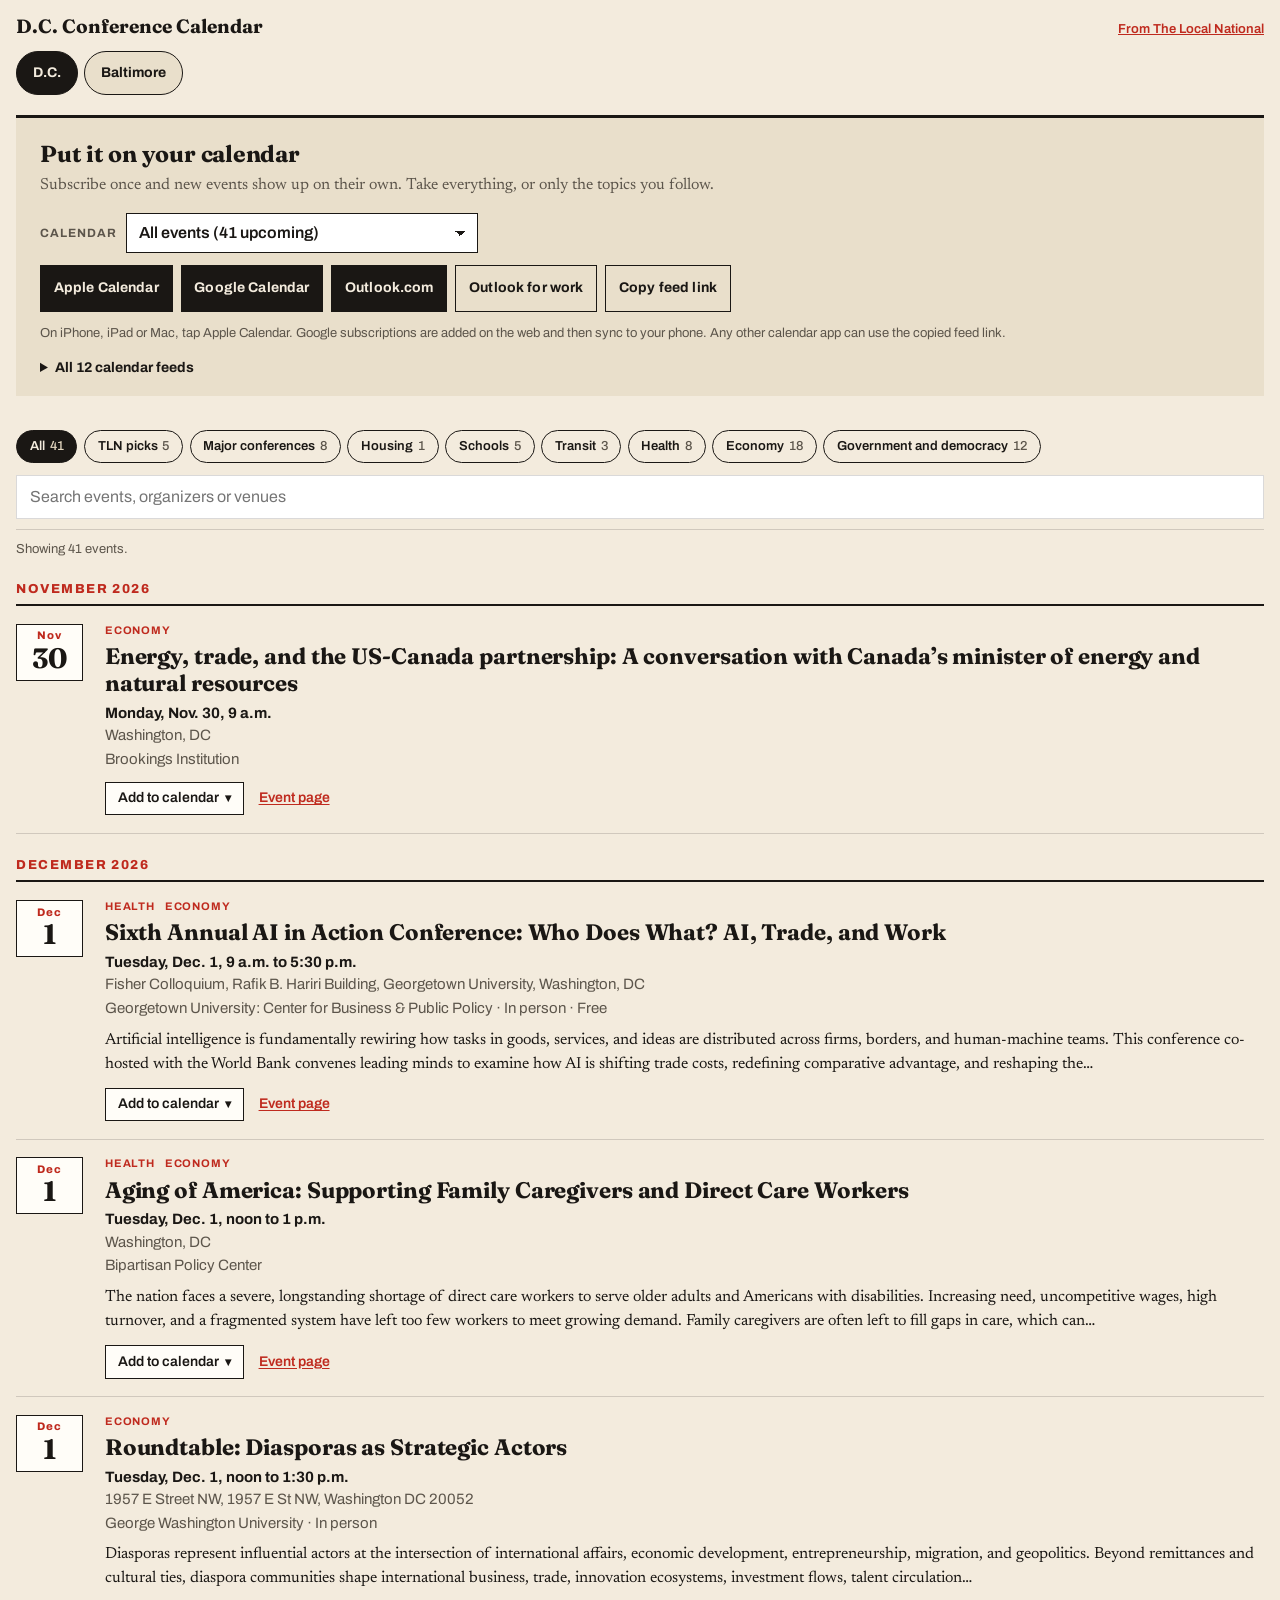
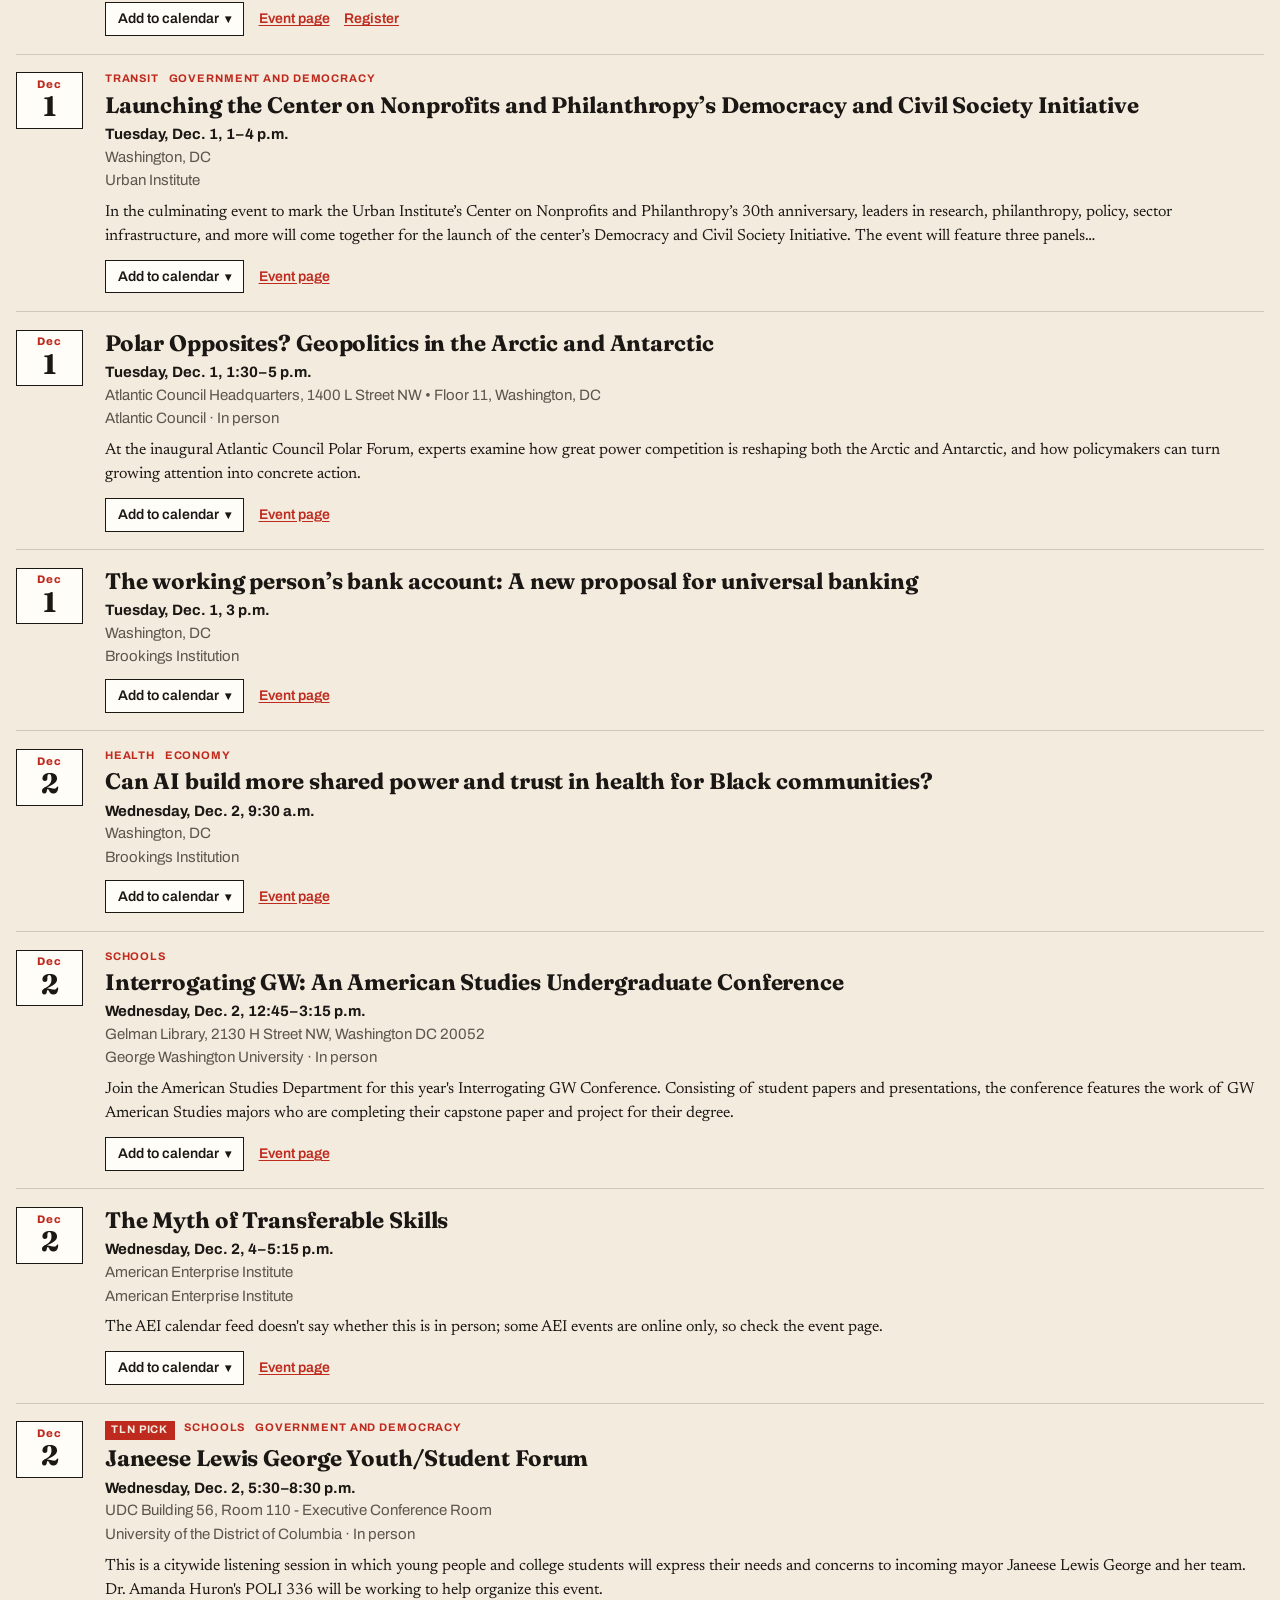
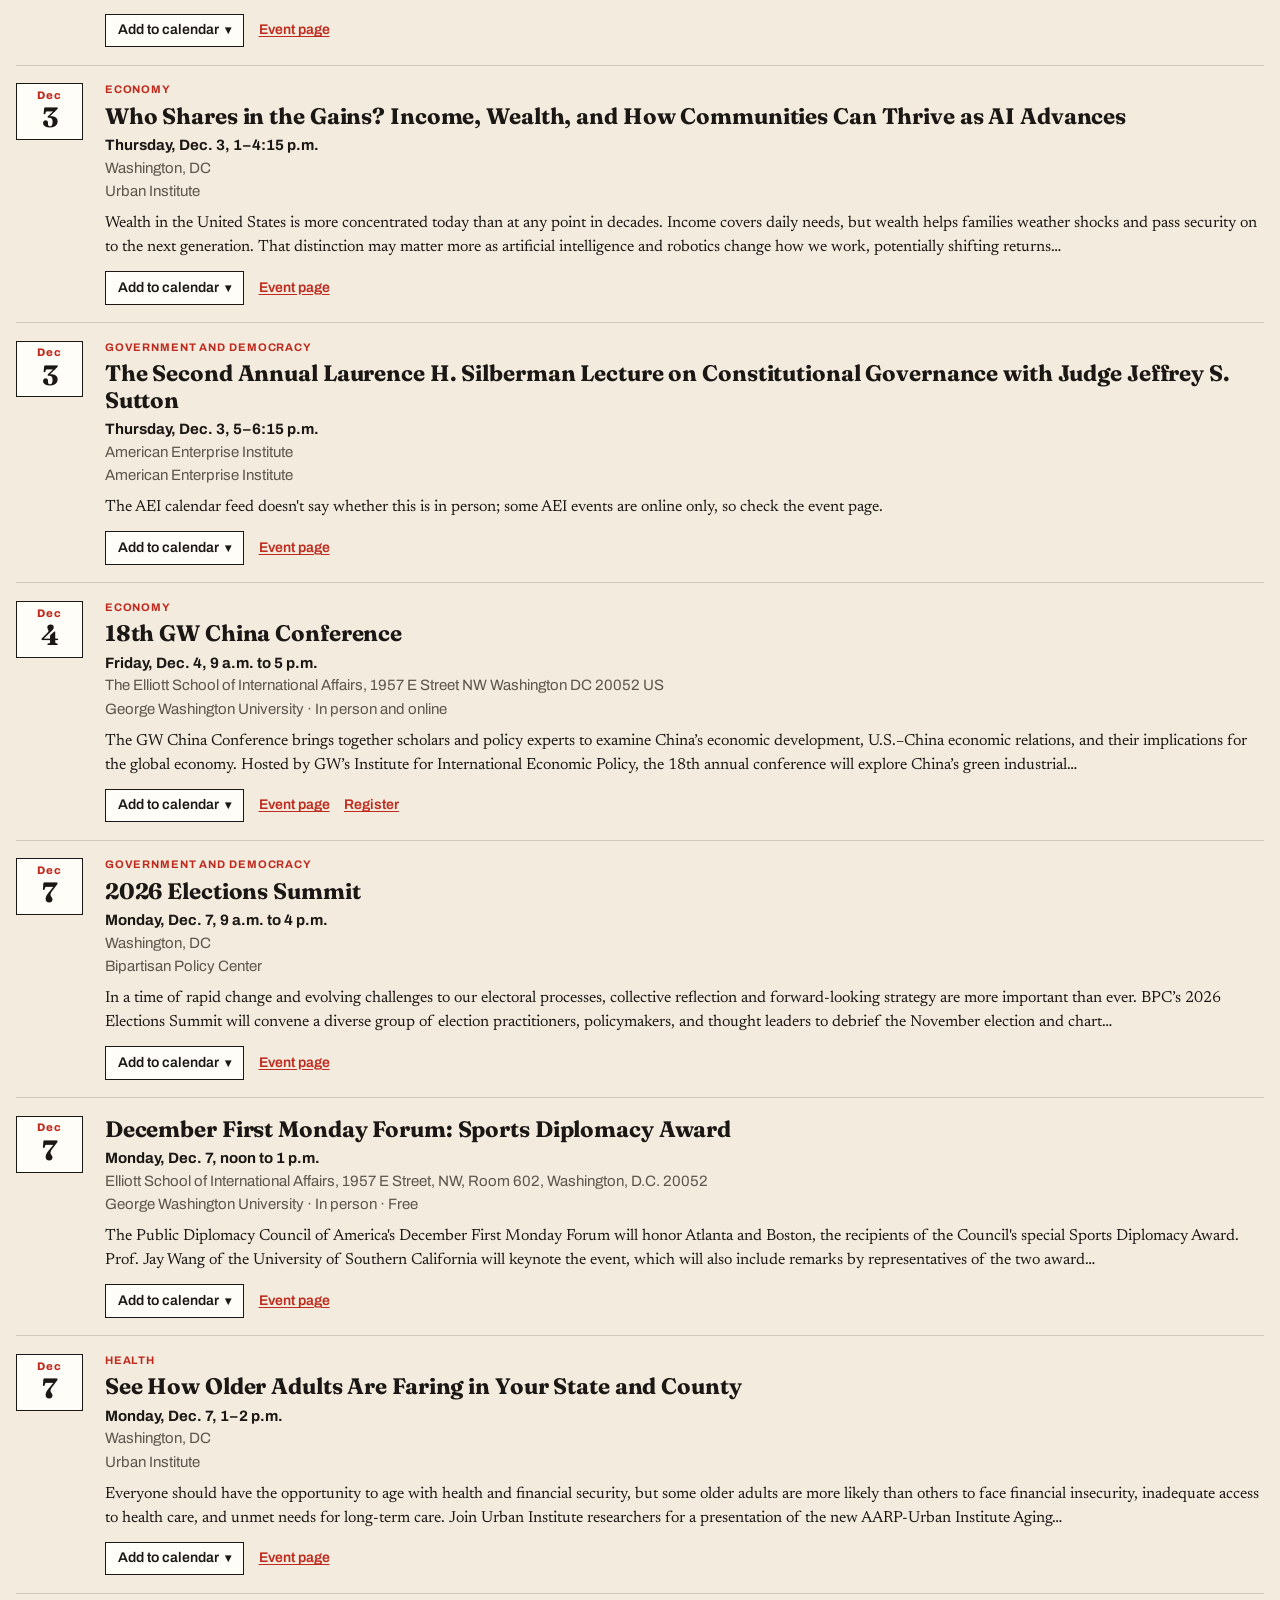
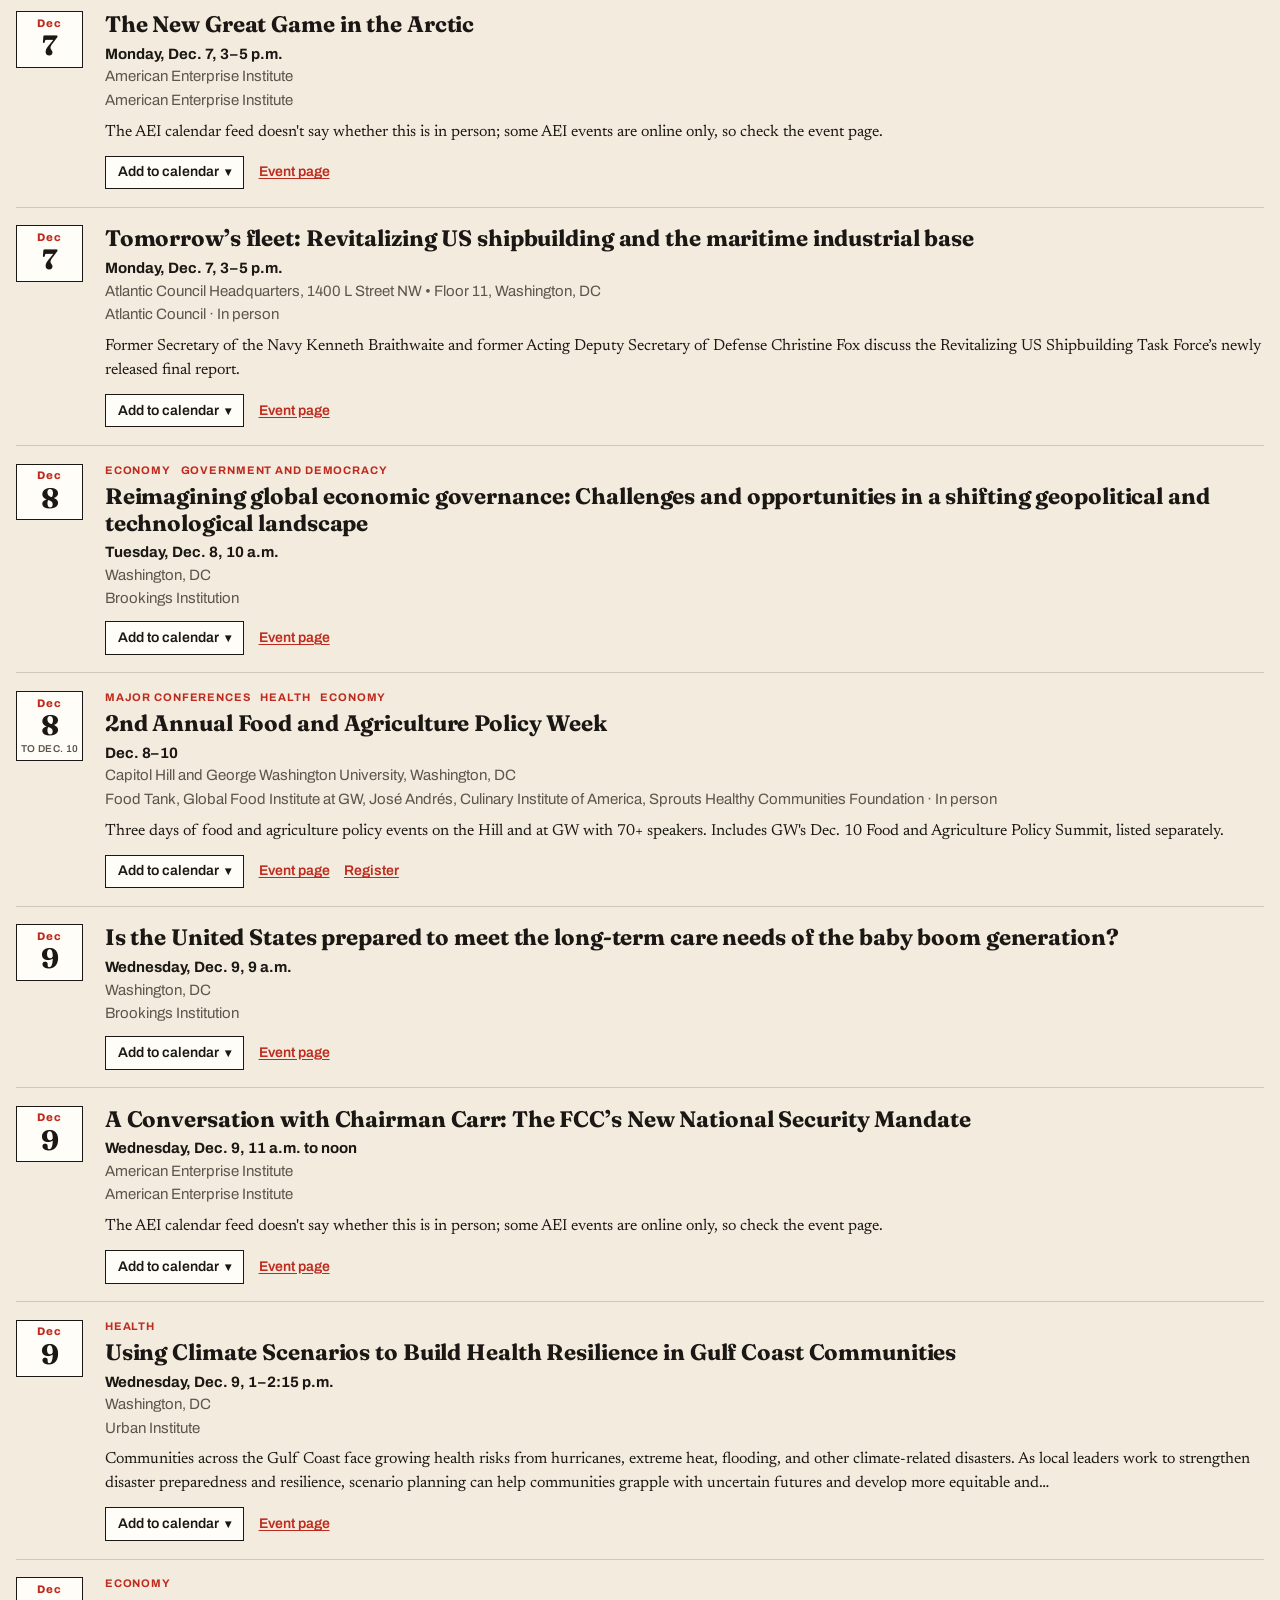
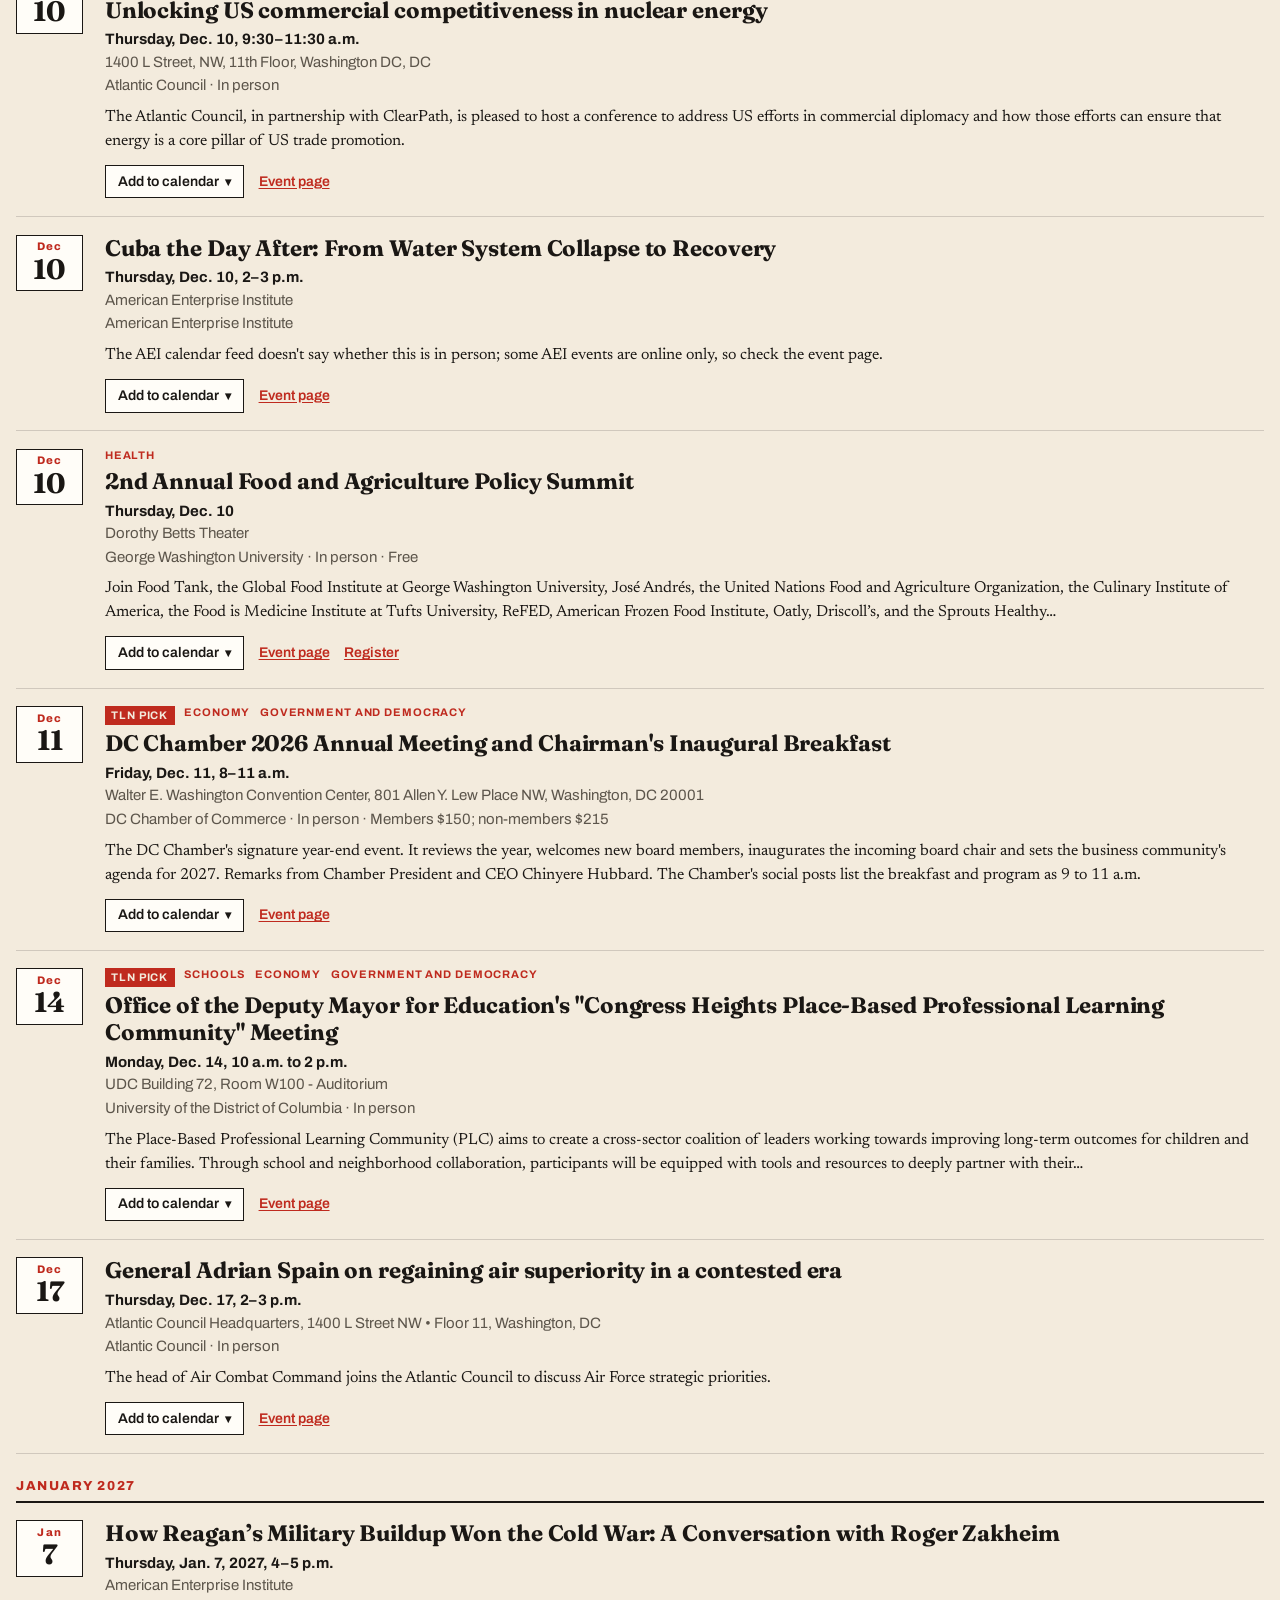
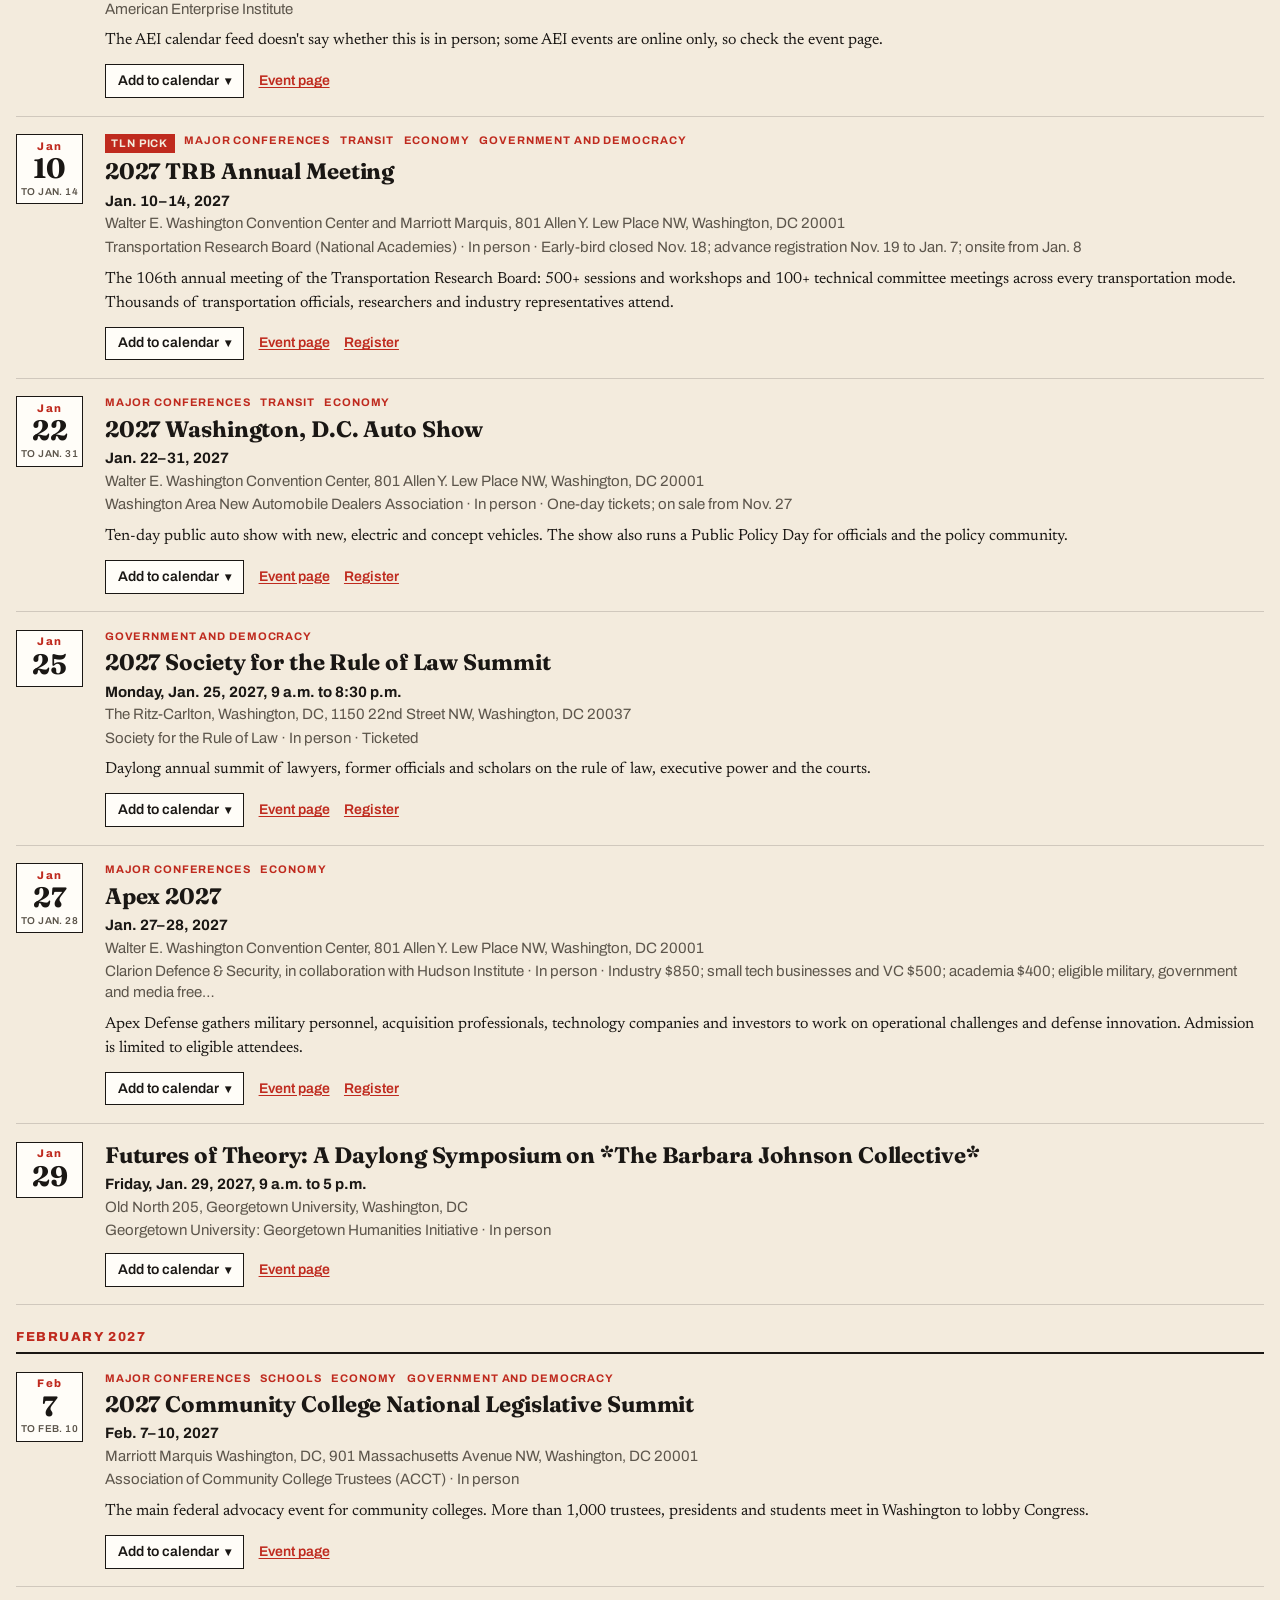
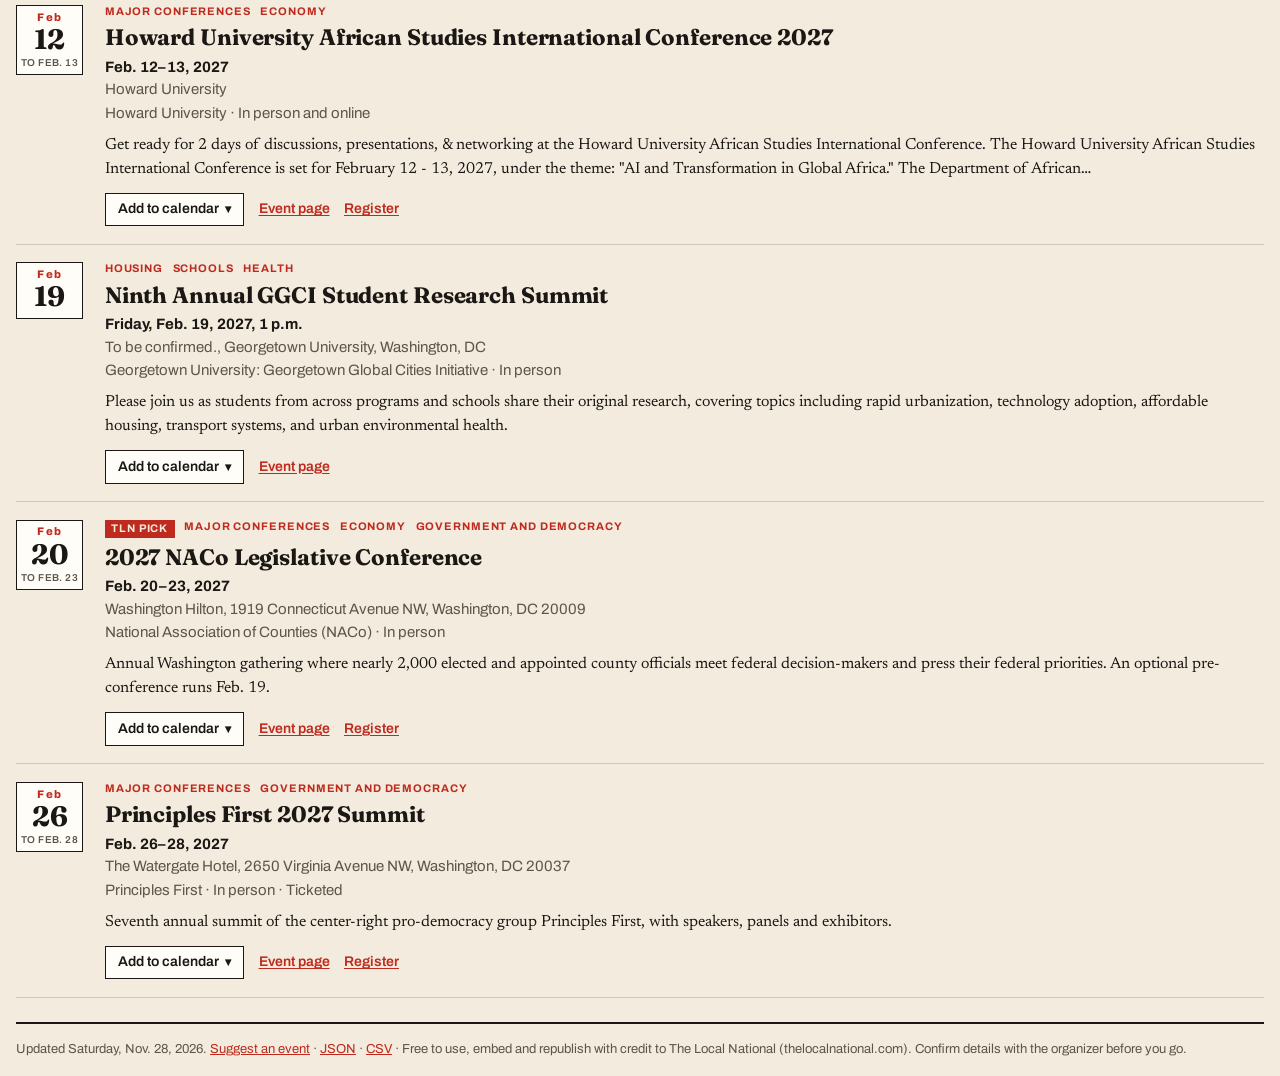
<file: embed.html>
<!doctype html>
<html lang="en">
<head>
<meta charset="utf-8">
<meta name="viewport" content="width=device-width, initial-scale=1">
<title>D.C. Conference Calendar | The Local National</title>
<meta name="robots" content="noindex">
<link rel="canonical" href="https://thelocalnational.com/conferences/">
<base target="_blank">
<link rel="preconnect" href="https://fonts.googleapis.com">
<link rel="preconnect" href="https://fonts.gstatic.com" crossorigin>
<link rel="stylesheet" href="https://fonts.googleapis.com/css2?family=Archivo:wght@400;500;600;700;800&family=Fraunces:opsz,wght@9..144,600;9..144,700&family=Newsreader:opsz,wght@6..72,400;6..72,500&display=swap">
<link rel="stylesheet" href="assets/tlncc.css?v=da3d3b3c">
<link rel="stylesheet" href="assets/page.css?v=da3d3b3c">
</head>
<body class="tlncc-embed">
<div class="embedhead"><strong>D.C. Conference Calendar</strong><a href="https://thelocalnational.com/conferences/">From The Local National</a></div>
<div class="tlncc" data-tlncc data-default-seg="all"><nav class="tlncc-regions" aria-label="Choose a city"><a class="tlncc-region" href="https://calendar.thelocalnational.com/" aria-current="page">D.C.</a><a class="tlncc-region" href="https://calendar.thelocalnational.com/baltimore/">Baltimore</a></nav>
<section class="tlncc-sub" id="subscribe" aria-labelledby="tlncc-sub-h">
  <h2 class="tlncc-h2" id="tlncc-sub-h">Put it on your calendar</h2>
  <p class="tlncc-note">Subscribe once and new events show up on their own. Take everything, or only the topics you follow.</p>
  <div class="tlncc-sub-row">
    <label class="tlncc-label" for="tlncc-pick">Calendar</label>
    <select class="tlncc-select" id="tlncc-pick" data-tlncc-sub><option value="all" data-webcal="webcal://calendar.thelocalnational.com/feeds/all.ics" data-google="https://calendar.google.com/calendar/render?cid=webcal%3A%2F%2Fcalendar.thelocalnational.com%2Ffeeds%2Fall.ics" data-outlook="https://outlook.live.com/calendar/0/addfromweb?url=https%3A%2F%2Fcalendar.thelocalnational.com%2Ffeeds%2Fall.ics&amp;name=The%20Local%20National%3A%20D.C.%20Conferences" data-office="https://outlook.office.com/calendar/0/addfromweb?url=https%3A%2F%2Fcalendar.thelocalnational.com%2Ffeeds%2Fall.ics&amp;name=The%20Local%20National%3A%20D.C.%20Conferences" data-ics="https://calendar.thelocalnational.com/feeds/all.ics">All events (41 upcoming)</option><option value="tln-picks" data-webcal="webcal://calendar.thelocalnational.com/feeds/tln-picks.ics" data-google="https://calendar.google.com/calendar/render?cid=webcal%3A%2F%2Fcalendar.thelocalnational.com%2Ffeeds%2Ftln-picks.ics" data-outlook="https://outlook.live.com/calendar/0/addfromweb?url=https%3A%2F%2Fcalendar.thelocalnational.com%2Ffeeds%2Ftln-picks.ics&amp;name=TLN%20D.C.%20Conferences%3A%20TLN%20picks" data-office="https://outlook.office.com/calendar/0/addfromweb?url=https%3A%2F%2Fcalendar.thelocalnational.com%2Ffeeds%2Ftln-picks.ics&amp;name=TLN%20D.C.%20Conferences%3A%20TLN%20picks" data-ics="https://calendar.thelocalnational.com/feeds/tln-picks.ics">TLN picks (5 upcoming)</option><option value="major" data-webcal="webcal://calendar.thelocalnational.com/feeds/major.ics" data-google="https://calendar.google.com/calendar/render?cid=webcal%3A%2F%2Fcalendar.thelocalnational.com%2Ffeeds%2Fmajor.ics" data-outlook="https://outlook.live.com/calendar/0/addfromweb?url=https%3A%2F%2Fcalendar.thelocalnational.com%2Ffeeds%2Fmajor.ics&amp;name=TLN%20D.C.%20Conferences%3A%20Major%20conferences" data-office="https://outlook.office.com/calendar/0/addfromweb?url=https%3A%2F%2Fcalendar.thelocalnational.com%2Ffeeds%2Fmajor.ics&amp;name=TLN%20D.C.%20Conferences%3A%20Major%20conferences" data-ics="https://calendar.thelocalnational.com/feeds/major.ics">Major conferences (8 upcoming)</option><option value="housing" data-webcal="webcal://calendar.thelocalnational.com/feeds/housing.ics" data-google="https://calendar.google.com/calendar/render?cid=webcal%3A%2F%2Fcalendar.thelocalnational.com%2Ffeeds%2Fhousing.ics" data-outlook="https://outlook.live.com/calendar/0/addfromweb?url=https%3A%2F%2Fcalendar.thelocalnational.com%2Ffeeds%2Fhousing.ics&amp;name=TLN%20D.C.%20Conferences%3A%20Housing" data-office="https://outlook.office.com/calendar/0/addfromweb?url=https%3A%2F%2Fcalendar.thelocalnational.com%2Ffeeds%2Fhousing.ics&amp;name=TLN%20D.C.%20Conferences%3A%20Housing" data-ics="https://calendar.thelocalnational.com/feeds/housing.ics">Housing (1 upcoming)</option><option value="schools" data-webcal="webcal://calendar.thelocalnational.com/feeds/schools.ics" data-google="https://calendar.google.com/calendar/render?cid=webcal%3A%2F%2Fcalendar.thelocalnational.com%2Ffeeds%2Fschools.ics" data-outlook="https://outlook.live.com/calendar/0/addfromweb?url=https%3A%2F%2Fcalendar.thelocalnational.com%2Ffeeds%2Fschools.ics&amp;name=TLN%20D.C.%20Conferences%3A%20Schools" data-office="https://outlook.office.com/calendar/0/addfromweb?url=https%3A%2F%2Fcalendar.thelocalnational.com%2Ffeeds%2Fschools.ics&amp;name=TLN%20D.C.%20Conferences%3A%20Schools" data-ics="https://calendar.thelocalnational.com/feeds/schools.ics">Schools (5 upcoming)</option><option value="home-rule" data-webcal="webcal://calendar.thelocalnational.com/feeds/home-rule.ics" data-google="https://calendar.google.com/calendar/render?cid=webcal%3A%2F%2Fcalendar.thelocalnational.com%2Ffeeds%2Fhome-rule.ics" data-outlook="https://outlook.live.com/calendar/0/addfromweb?url=https%3A%2F%2Fcalendar.thelocalnational.com%2Ffeeds%2Fhome-rule.ics&amp;name=TLN%20D.C.%20Conferences%3A%20Home%20rule" data-office="https://outlook.office.com/calendar/0/addfromweb?url=https%3A%2F%2Fcalendar.thelocalnational.com%2Ffeeds%2Fhome-rule.ics&amp;name=TLN%20D.C.%20Conferences%3A%20Home%20rule" data-ics="https://calendar.thelocalnational.com/feeds/home-rule.ics">Home rule (0 upcoming)</option><option value="federal-workforce" data-webcal="webcal://calendar.thelocalnational.com/feeds/federal-workforce.ics" data-google="https://calendar.google.com/calendar/render?cid=webcal%3A%2F%2Fcalendar.thelocalnational.com%2Ffeeds%2Ffederal-workforce.ics" data-outlook="https://outlook.live.com/calendar/0/addfromweb?url=https%3A%2F%2Fcalendar.thelocalnational.com%2Ffeeds%2Ffederal-workforce.ics&amp;name=TLN%20D.C.%20Conferences%3A%20Federal%20workforce" data-office="https://outlook.office.com/calendar/0/addfromweb?url=https%3A%2F%2Fcalendar.thelocalnational.com%2Ffeeds%2Ffederal-workforce.ics&amp;name=TLN%20D.C.%20Conferences%3A%20Federal%20workforce" data-ics="https://calendar.thelocalnational.com/feeds/federal-workforce.ics">Federal workforce (0 upcoming)</option><option value="public-safety" data-webcal="webcal://calendar.thelocalnational.com/feeds/public-safety.ics" data-google="https://calendar.google.com/calendar/render?cid=webcal%3A%2F%2Fcalendar.thelocalnational.com%2Ffeeds%2Fpublic-safety.ics" data-outlook="https://outlook.live.com/calendar/0/addfromweb?url=https%3A%2F%2Fcalendar.thelocalnational.com%2Ffeeds%2Fpublic-safety.ics&amp;name=TLN%20D.C.%20Conferences%3A%20Public%20safety" data-office="https://outlook.office.com/calendar/0/addfromweb?url=https%3A%2F%2Fcalendar.thelocalnational.com%2Ffeeds%2Fpublic-safety.ics&amp;name=TLN%20D.C.%20Conferences%3A%20Public%20safety" data-ics="https://calendar.thelocalnational.com/feeds/public-safety.ics">Public safety (0 upcoming)</option><option value="transit" data-webcal="webcal://calendar.thelocalnational.com/feeds/transit.ics" data-google="https://calendar.google.com/calendar/render?cid=webcal%3A%2F%2Fcalendar.thelocalnational.com%2Ffeeds%2Ftransit.ics" data-outlook="https://outlook.live.com/calendar/0/addfromweb?url=https%3A%2F%2Fcalendar.thelocalnational.com%2Ffeeds%2Ftransit.ics&amp;name=TLN%20D.C.%20Conferences%3A%20Transit" data-office="https://outlook.office.com/calendar/0/addfromweb?url=https%3A%2F%2Fcalendar.thelocalnational.com%2Ffeeds%2Ftransit.ics&amp;name=TLN%20D.C.%20Conferences%3A%20Transit" data-ics="https://calendar.thelocalnational.com/feeds/transit.ics">Transit (3 upcoming)</option><option value="health" data-webcal="webcal://calendar.thelocalnational.com/feeds/health.ics" data-google="https://calendar.google.com/calendar/render?cid=webcal%3A%2F%2Fcalendar.thelocalnational.com%2Ffeeds%2Fhealth.ics" data-outlook="https://outlook.live.com/calendar/0/addfromweb?url=https%3A%2F%2Fcalendar.thelocalnational.com%2Ffeeds%2Fhealth.ics&amp;name=TLN%20D.C.%20Conferences%3A%20Health" data-office="https://outlook.office.com/calendar/0/addfromweb?url=https%3A%2F%2Fcalendar.thelocalnational.com%2Ffeeds%2Fhealth.ics&amp;name=TLN%20D.C.%20Conferences%3A%20Health" data-ics="https://calendar.thelocalnational.com/feeds/health.ics">Health (8 upcoming)</option><option value="economy" data-webcal="webcal://calendar.thelocalnational.com/feeds/economy.ics" data-google="https://calendar.google.com/calendar/render?cid=webcal%3A%2F%2Fcalendar.thelocalnational.com%2Ffeeds%2Feconomy.ics" data-outlook="https://outlook.live.com/calendar/0/addfromweb?url=https%3A%2F%2Fcalendar.thelocalnational.com%2Ffeeds%2Feconomy.ics&amp;name=TLN%20D.C.%20Conferences%3A%20Economy" data-office="https://outlook.office.com/calendar/0/addfromweb?url=https%3A%2F%2Fcalendar.thelocalnational.com%2Ffeeds%2Feconomy.ics&amp;name=TLN%20D.C.%20Conferences%3A%20Economy" data-ics="https://calendar.thelocalnational.com/feeds/economy.ics">Economy (18 upcoming)</option><option value="governance" data-webcal="webcal://calendar.thelocalnational.com/feeds/governance.ics" data-google="https://calendar.google.com/calendar/render?cid=webcal%3A%2F%2Fcalendar.thelocalnational.com%2Ffeeds%2Fgovernance.ics" data-outlook="https://outlook.live.com/calendar/0/addfromweb?url=https%3A%2F%2Fcalendar.thelocalnational.com%2Ffeeds%2Fgovernance.ics&amp;name=TLN%20D.C.%20Conferences%3A%20Government%20and%20democracy" data-office="https://outlook.office.com/calendar/0/addfromweb?url=https%3A%2F%2Fcalendar.thelocalnational.com%2Ffeeds%2Fgovernance.ics&amp;name=TLN%20D.C.%20Conferences%3A%20Government%20and%20democracy" data-ics="https://calendar.thelocalnational.com/feeds/governance.ics">Government and democracy (12 upcoming)</option></select>
  </div>
  <div class="tlncc-sub-buttons">
    <a class="tlncc-btn" data-sub-k="webcal" href="webcal://calendar.thelocalnational.com/feeds/all.ics">Apple Calendar</a>
    <a class="tlncc-btn" data-sub-k="google" href="https://calendar.google.com/calendar/render?cid=webcal%3A%2F%2Fcalendar.thelocalnational.com%2Ffeeds%2Fall.ics" target="_blank" rel="noopener">Google Calendar</a>
    <a class="tlncc-btn" data-sub-k="outlook" href="https://outlook.live.com/calendar/0/addfromweb?url=https%3A%2F%2Fcalendar.thelocalnational.com%2Ffeeds%2Fall.ics&amp;name=The%20Local%20National%3A%20D.C.%20Conferences" target="_blank" rel="noopener">Outlook.com</a>
    <a class="tlncc-btn is-ghost" data-sub-k="office" href="https://outlook.office.com/calendar/0/addfromweb?url=https%3A%2F%2Fcalendar.thelocalnational.com%2Ffeeds%2Fall.ics&amp;name=The%20Local%20National%3A%20D.C.%20Conferences" target="_blank" rel="noopener">Outlook for work</a>
    <button type="button" class="tlncc-btn is-ghost tlncc-copy" data-sub-k="ics" data-url="https://calendar.thelocalnational.com/feeds/all.ics">Copy feed link</button>
  </div>
  <p class="tlncc-hint">On iPhone, iPad or Mac, tap Apple Calendar. Google subscriptions are added on the web and then sync to your phone. Any other calendar app can use the copied feed link.</p>
  <details class="tlncc-feeds"><summary>All 12 calendar feeds</summary><ul><li><strong>All events</strong><span>41 upcoming</span><a href="webcal://calendar.thelocalnational.com/feeds/all.ics">Apple</a><a href="https://calendar.google.com/calendar/render?cid=webcal%3A%2F%2Fcalendar.thelocalnational.com%2Ffeeds%2Fall.ics" target="_blank" rel="noopener">Google</a><a href="https://outlook.live.com/calendar/0/addfromweb?url=https%3A%2F%2Fcalendar.thelocalnational.com%2Ffeeds%2Fall.ics&amp;name=The%20Local%20National%3A%20D.C.%20Conferences" target="_blank" rel="noopener">Outlook</a><a href="https://calendar.thelocalnational.com/feeds/all.ics">.ics link</a></li><li><strong>TLN picks</strong><span>5 upcoming</span><a href="webcal://calendar.thelocalnational.com/feeds/tln-picks.ics">Apple</a><a href="https://calendar.google.com/calendar/render?cid=webcal%3A%2F%2Fcalendar.thelocalnational.com%2Ffeeds%2Ftln-picks.ics" target="_blank" rel="noopener">Google</a><a href="https://outlook.live.com/calendar/0/addfromweb?url=https%3A%2F%2Fcalendar.thelocalnational.com%2Ffeeds%2Ftln-picks.ics&amp;name=TLN%20D.C.%20Conferences%3A%20TLN%20picks" target="_blank" rel="noopener">Outlook</a><a href="https://calendar.thelocalnational.com/feeds/tln-picks.ics">.ics link</a></li><li><strong>Major conferences</strong><span>8 upcoming</span><a href="webcal://calendar.thelocalnational.com/feeds/major.ics">Apple</a><a href="https://calendar.google.com/calendar/render?cid=webcal%3A%2F%2Fcalendar.thelocalnational.com%2Ffeeds%2Fmajor.ics" target="_blank" rel="noopener">Google</a><a href="https://outlook.live.com/calendar/0/addfromweb?url=https%3A%2F%2Fcalendar.thelocalnational.com%2Ffeeds%2Fmajor.ics&amp;name=TLN%20D.C.%20Conferences%3A%20Major%20conferences" target="_blank" rel="noopener">Outlook</a><a href="https://calendar.thelocalnational.com/feeds/major.ics">.ics link</a></li><li><strong>Housing</strong><span>1 upcoming</span><a href="webcal://calendar.thelocalnational.com/feeds/housing.ics">Apple</a><a href="https://calendar.google.com/calendar/render?cid=webcal%3A%2F%2Fcalendar.thelocalnational.com%2Ffeeds%2Fhousing.ics" target="_blank" rel="noopener">Google</a><a href="https://outlook.live.com/calendar/0/addfromweb?url=https%3A%2F%2Fcalendar.thelocalnational.com%2Ffeeds%2Fhousing.ics&amp;name=TLN%20D.C.%20Conferences%3A%20Housing" target="_blank" rel="noopener">Outlook</a><a href="https://calendar.thelocalnational.com/feeds/housing.ics">.ics link</a></li><li><strong>Schools</strong><span>5 upcoming</span><a href="webcal://calendar.thelocalnational.com/feeds/schools.ics">Apple</a><a href="https://calendar.google.com/calendar/render?cid=webcal%3A%2F%2Fcalendar.thelocalnational.com%2Ffeeds%2Fschools.ics" target="_blank" rel="noopener">Google</a><a href="https://outlook.live.com/calendar/0/addfromweb?url=https%3A%2F%2Fcalendar.thelocalnational.com%2Ffeeds%2Fschools.ics&amp;name=TLN%20D.C.%20Conferences%3A%20Schools" target="_blank" rel="noopener">Outlook</a><a href="https://calendar.thelocalnational.com/feeds/schools.ics">.ics link</a></li><li><strong>Home rule</strong><span>0 upcoming</span><a href="webcal://calendar.thelocalnational.com/feeds/home-rule.ics">Apple</a><a href="https://calendar.google.com/calendar/render?cid=webcal%3A%2F%2Fcalendar.thelocalnational.com%2Ffeeds%2Fhome-rule.ics" target="_blank" rel="noopener">Google</a><a href="https://outlook.live.com/calendar/0/addfromweb?url=https%3A%2F%2Fcalendar.thelocalnational.com%2Ffeeds%2Fhome-rule.ics&amp;name=TLN%20D.C.%20Conferences%3A%20Home%20rule" target="_blank" rel="noopener">Outlook</a><a href="https://calendar.thelocalnational.com/feeds/home-rule.ics">.ics link</a></li><li><strong>Federal workforce</strong><span>0 upcoming</span><a href="webcal://calendar.thelocalnational.com/feeds/federal-workforce.ics">Apple</a><a href="https://calendar.google.com/calendar/render?cid=webcal%3A%2F%2Fcalendar.thelocalnational.com%2Ffeeds%2Ffederal-workforce.ics" target="_blank" rel="noopener">Google</a><a href="https://outlook.live.com/calendar/0/addfromweb?url=https%3A%2F%2Fcalendar.thelocalnational.com%2Ffeeds%2Ffederal-workforce.ics&amp;name=TLN%20D.C.%20Conferences%3A%20Federal%20workforce" target="_blank" rel="noopener">Outlook</a><a href="https://calendar.thelocalnational.com/feeds/federal-workforce.ics">.ics link</a></li><li><strong>Public safety</strong><span>0 upcoming</span><a href="webcal://calendar.thelocalnational.com/feeds/public-safety.ics">Apple</a><a href="https://calendar.google.com/calendar/render?cid=webcal%3A%2F%2Fcalendar.thelocalnational.com%2Ffeeds%2Fpublic-safety.ics" target="_blank" rel="noopener">Google</a><a href="https://outlook.live.com/calendar/0/addfromweb?url=https%3A%2F%2Fcalendar.thelocalnational.com%2Ffeeds%2Fpublic-safety.ics&amp;name=TLN%20D.C.%20Conferences%3A%20Public%20safety" target="_blank" rel="noopener">Outlook</a><a href="https://calendar.thelocalnational.com/feeds/public-safety.ics">.ics link</a></li><li><strong>Transit</strong><span>3 upcoming</span><a href="webcal://calendar.thelocalnational.com/feeds/transit.ics">Apple</a><a href="https://calendar.google.com/calendar/render?cid=webcal%3A%2F%2Fcalendar.thelocalnational.com%2Ffeeds%2Ftransit.ics" target="_blank" rel="noopener">Google</a><a href="https://outlook.live.com/calendar/0/addfromweb?url=https%3A%2F%2Fcalendar.thelocalnational.com%2Ffeeds%2Ftransit.ics&amp;name=TLN%20D.C.%20Conferences%3A%20Transit" target="_blank" rel="noopener">Outlook</a><a href="https://calendar.thelocalnational.com/feeds/transit.ics">.ics link</a></li><li><strong>Health</strong><span>8 upcoming</span><a href="webcal://calendar.thelocalnational.com/feeds/health.ics">Apple</a><a href="https://calendar.google.com/calendar/render?cid=webcal%3A%2F%2Fcalendar.thelocalnational.com%2Ffeeds%2Fhealth.ics" target="_blank" rel="noopener">Google</a><a href="https://outlook.live.com/calendar/0/addfromweb?url=https%3A%2F%2Fcalendar.thelocalnational.com%2Ffeeds%2Fhealth.ics&amp;name=TLN%20D.C.%20Conferences%3A%20Health" target="_blank" rel="noopener">Outlook</a><a href="https://calendar.thelocalnational.com/feeds/health.ics">.ics link</a></li><li><strong>Economy</strong><span>18 upcoming</span><a href="webcal://calendar.thelocalnational.com/feeds/economy.ics">Apple</a><a href="https://calendar.google.com/calendar/render?cid=webcal%3A%2F%2Fcalendar.thelocalnational.com%2Ffeeds%2Feconomy.ics" target="_blank" rel="noopener">Google</a><a href="https://outlook.live.com/calendar/0/addfromweb?url=https%3A%2F%2Fcalendar.thelocalnational.com%2Ffeeds%2Feconomy.ics&amp;name=TLN%20D.C.%20Conferences%3A%20Economy" target="_blank" rel="noopener">Outlook</a><a href="https://calendar.thelocalnational.com/feeds/economy.ics">.ics link</a></li><li><strong>Government and democracy</strong><span>12 upcoming</span><a href="webcal://calendar.thelocalnational.com/feeds/governance.ics">Apple</a><a href="https://calendar.google.com/calendar/render?cid=webcal%3A%2F%2Fcalendar.thelocalnational.com%2Ffeeds%2Fgovernance.ics" target="_blank" rel="noopener">Google</a><a href="https://outlook.live.com/calendar/0/addfromweb?url=https%3A%2F%2Fcalendar.thelocalnational.com%2Ffeeds%2Fgovernance.ics&amp;name=TLN%20D.C.%20Conferences%3A%20Government%20and%20democracy" target="_blank" rel="noopener">Outlook</a><a href="https://calendar.thelocalnational.com/feeds/governance.ics">.ics link</a></li></ul></details>
</section>
<div class="tlncc-tools">
  <div class="tlncc-filters" role="toolbar" aria-label="Filter by topic"><button type="button" class="tlncc-chip" data-seg="all" data-name="all topics" aria-pressed="true">All<span>41</span></button><button type="button" class="tlncc-chip" data-seg="tln-picks" data-name="TLN picks" aria-pressed="false">TLN picks<span>5</span></button><button type="button" class="tlncc-chip" data-seg="major" data-name="Major conferences" aria-pressed="false">Major conferences<span>8</span></button><button type="button" class="tlncc-chip" data-seg="housing" data-name="Housing" aria-pressed="false">Housing<span>1</span></button><button type="button" class="tlncc-chip" data-seg="schools" data-name="Schools" aria-pressed="false">Schools<span>5</span></button><button type="button" class="tlncc-chip" data-seg="transit" data-name="Transit" aria-pressed="false">Transit<span>3</span></button><button type="button" class="tlncc-chip" data-seg="health" data-name="Health" aria-pressed="false">Health<span>8</span></button><button type="button" class="tlncc-chip" data-seg="economy" data-name="Economy" aria-pressed="false">Economy<span>18</span></button><button type="button" class="tlncc-chip" data-seg="governance" data-name="Government and democracy" aria-pressed="false">Government and democracy<span>12</span></button></div>
  <div class="tlncc-search"><label class="tlncc-vh" for="tlncc-q">Search events</label>
    <input id="tlncc-q" type="search" placeholder="Search events, organizers or venues" data-tlncc-q autocomplete="off"></div>
</div>
<p class="tlncc-status" data-tlncc-status aria-live="polite"></p><div class="tlncc-list"><section class="tlncc-month" data-tlncc-group><h3 class="tlncc-mh">November 2026</h3><article class="tlncc-ev" id="e-de9b4b25a5fa" data-segs="all economy" data-text="energy, trade, and the us-canada partnership: a conversation with canada’s minister of energy and natural resources brookings institution washington, dc  economy"><div class="tlncc-badge" aria-hidden="true"><span class="m">Nov</span><span class="d">30</span></div><div class="tlncc-body"><p class="tlncc-tags"><span>Economy</span></p><h4 class="tlncc-title"><a href="https://www.brookings.edu/events/energy-trade-and-the-us-canada-partnership-a-conversation-with-canadas-minister-of-energy-and-natural-resources/" target="_blank" rel="noopener">Energy, trade, and the US-Canada partnership: A conversation with Canada’s minister of energy and natural resources</a></h4><p class="tlncc-when">Monday, Nov. 30, 9 a.m.</p><p class="tlncc-where">Washington, DC</p><p class="tlncc-org">Brookings Institution</p><div class="tlncc-actions"><details class="tlncc-add"><summary>Add to calendar</summary><div class="tlncc-menu"><a href="https://calendar.google.com/calendar/render?action=TEMPLATE&amp;text=Energy%2C%20trade%2C%20and%20the%20US-Canada%20partnership%3A%20A%20conversation%20with%20Canada%E2%80%99s%20minister%20of%20energy%20and%20natural%20resources&amp;dates=20261130T090000%2F20261130T110000&amp;details=Event%20page%3A%20https%3A%2F%2Fwww.brookings.edu%2Fevents%2Fenergy-trade-and-the-us-canada-partnership-a-conversation-with-canadas-minister-of-energy-and-natural-resources%2F%0A%0AFrom%20The%20Local%20National%27s%20D.C.%20Conference%20Calendar%3A%20https%3A%2F%2Fthelocalnational.com%2Fconferences%2F%23e-de9b4b25a5fa&amp;location=Washington%2C%20DC&amp;ctz=America%2FNew_York" target="_blank" rel="noopener">Google Calendar</a><a href="https://calendar.thelocalnational.com/events/de9b4b25a5fa.ics">Apple Calendar (.ics)</a><a href="https://outlook.live.com/calendar/0/deeplink/compose?path=%2Fcalendar%2Faction%2Fcompose&amp;rru=addevent&amp;subject=Energy%2C%20trade%2C%20and%20the%20US-Canada%20partnership%3A%20A%20conversation%20with%20Canada%E2%80%99s%20minister%20of%20energy%20and%20natural%20resources&amp;startdt=2026-11-30T09%3A00%3A00-05%3A00&amp;enddt=2026-11-30T11%3A00%3A00-05%3A00&amp;allday=false&amp;body=Event%20page%3A%20https%3A%2F%2Fwww.brookings.edu%2Fevents%2Fenergy-trade-and-the-us-canada-partnership-a-conversation-with-canadas-minister-of-energy-and-natural-resources%2F%0A%0AFrom%20The%20Local%20National%27s%20D.C.%20Conference%20Calendar%3A%20https%3A%2F%2Fthelocalnational.com%2Fconferences%2F%23e-de9b4b25a5fa&amp;location=Washington%2C%20DC" target="_blank" rel="noopener">Outlook.com</a><a href="https://outlook.office.com/calendar/0/deeplink/compose?path=%2Fcalendar%2Faction%2Fcompose&amp;rru=addevent&amp;subject=Energy%2C%20trade%2C%20and%20the%20US-Canada%20partnership%3A%20A%20conversation%20with%20Canada%E2%80%99s%20minister%20of%20energy%20and%20natural%20resources&amp;startdt=2026-11-30T09%3A00%3A00-05%3A00&amp;enddt=2026-11-30T11%3A00%3A00-05%3A00&amp;allday=false&amp;body=Event%20page%3A%20https%3A%2F%2Fwww.brookings.edu%2Fevents%2Fenergy-trade-and-the-us-canada-partnership-a-conversation-with-canadas-minister-of-energy-and-natural-resources%2F%0A%0AFrom%20The%20Local%20National%27s%20D.C.%20Conference%20Calendar%3A%20https%3A%2F%2Fthelocalnational.com%2Fconferences%2F%23e-de9b4b25a5fa&amp;location=Washington%2C%20DC" target="_blank" rel="noopener">Outlook for work</a><a href="https://calendar.thelocalnational.com/events/de9b4b25a5fa.ics" download>Download .ics file</a></div></details><a class="tlncc-link" href="https://www.brookings.edu/events/energy-trade-and-the-us-canada-partnership-a-conversation-with-canadas-minister-of-energy-and-natural-resources/" target="_blank" rel="noopener">Event page</a></div></div></article></section><section class="tlncc-month" data-tlncc-group><h3 class="tlncc-mh">December 2026</h3><article class="tlncc-ev" id="e-64e4764f470b" data-segs="all health economy" data-text="sixth annual ai in action conference: who does what? ai, trade, and work georgetown university: center for business &amp; public policy fisher colloquium, rafik b. hariri building, georgetown university, washington, dc artificial intelligence is fundamentally rewiring how tasks in goods, services, and ideas are distributed across firms, borders, and human-machine teams. this conference co-hosted with the world bank convenes leading minds to examine how ai is shifting trade costs, redefining comparative advantage, and reshaping the… health economy"><div class="tlncc-badge" aria-hidden="true"><span class="m">Dec</span><span class="d">1</span></div><div class="tlncc-body"><p class="tlncc-tags"><span>Health</span><span>Economy</span></p><h4 class="tlncc-title"><a href="https://events.georgetown.edu/live/events/43110-sixth-annual-ai-in-action-conference-who-does-what" target="_blank" rel="noopener">Sixth Annual AI in Action Conference: Who Does What? AI, Trade, and Work</a></h4><p class="tlncc-when">Tuesday, Dec. 1, 9 a.m. to 5:30 p.m.</p><p class="tlncc-where">Fisher Colloquium, Rafik B. Hariri Building, Georgetown University, Washington, DC</p><p class="tlncc-org">Georgetown University: Center for Business &amp; Public Policy · In person · Free</p><p class="tlncc-sum">Artificial intelligence is fundamentally rewiring how tasks in goods, services, and ideas are distributed across firms, borders, and human-machine teams. This conference co-hosted with the World Bank convenes leading minds to examine how AI is shifting trade costs, redefining comparative advantage, and reshaping the…</p><div class="tlncc-actions"><details class="tlncc-add"><summary>Add to calendar</summary><div class="tlncc-menu"><a href="https://calendar.google.com/calendar/render?action=TEMPLATE&amp;text=Sixth%20Annual%20AI%20in%20Action%20Conference%3A%20Who%20Does%20What%3F%20AI%2C%20Trade%2C%20and%20Work&amp;dates=20261201T090000%2F20261201T173000&amp;details=Artificial%20intelligence%20is%20fundamentally%20rewiring%20how%20tasks%20in%20goods%2C%20services%2C%20and%20ideas%20are%20distributed%20across%20firms%2C%20borders%2C%20and%20human-machine%20teams.%20This%20conference%20co-hosted%20with%20the%20World%20Bank%20convenes%20leading%20minds%20to%20examine%20how%20AI%20is%20shifting%20trade%20costs%2C%20redefining%20comparative%20advantage%2C%20and%20reshaping%20the%E2%80%A6%0A%0AEvent%20page%3A%20https%3A%2F%2Fevents.georgetown.edu%2Flive%2Fevents%2F43110-sixth-annual-ai-in-action-conference-who-does-what%0A%0AFrom%20The%20Local%20National%27s%20D.C.%20Conference%20Calendar%3A%20https%3A%2F%2Fthelocalnational.com%2Fconferences%2F%23e-64e4764f470b&amp;location=Fisher%20Colloquium%2C%20Rafik%20B.%20Hariri%20Building%2C%20Georgetown%20University%2C%20Washington%2C%20DC&amp;ctz=America%2FNew_York" target="_blank" rel="noopener">Google Calendar</a><a href="https://calendar.thelocalnational.com/events/64e4764f470b.ics">Apple Calendar (.ics)</a><a href="https://outlook.live.com/calendar/0/deeplink/compose?path=%2Fcalendar%2Faction%2Fcompose&amp;rru=addevent&amp;subject=Sixth%20Annual%20AI%20in%20Action%20Conference%3A%20Who%20Does%20What%3F%20AI%2C%20Trade%2C%20and%20Work&amp;startdt=2026-12-01T09%3A00%3A00-05%3A00&amp;enddt=2026-12-01T17%3A30%3A00-05%3A00&amp;allday=false&amp;body=Artificial%20intelligence%20is%20fundamentally%20rewiring%20how%20tasks%20in%20goods%2C%20services%2C%20and%20ideas%20are%20distributed%20across%20firms%2C%20borders%2C%20and%20human-machine%20teams.%20This%20conference%20co-hosted%20with%20the%20World%20Bank%20convenes%20leading%20minds%20to%20examine%20how%20AI%20is%20shifting%20trade%20costs%2C%20redefining%20comparative%20advantage%2C%20and%20reshaping%20the%E2%80%A6%0A%0AEvent%20page%3A%20https%3A%2F%2Fevents.georgetown.edu%2Flive%2Fevents%2F43110-sixth-annual-ai-in-action-conference-who-does-what%0A%0AFrom%20The%20Local%20National%27s%20D.C.%20Conference%20Calendar%3A%20https%3A%2F%2Fthelocalnational.com%2Fconferences%2F%23e-64e4764f470b&amp;location=Fisher%20Colloquium%2C%20Rafik%20B.%20Hariri%20Building%2C%20Georgetown%20University%2C%20Washington%2C%20DC" target="_blank" rel="noopener">Outlook.com</a><a href="https://outlook.office.com/calendar/0/deeplink/compose?path=%2Fcalendar%2Faction%2Fcompose&amp;rru=addevent&amp;subject=Sixth%20Annual%20AI%20in%20Action%20Conference%3A%20Who%20Does%20What%3F%20AI%2C%20Trade%2C%20and%20Work&amp;startdt=2026-12-01T09%3A00%3A00-05%3A00&amp;enddt=2026-12-01T17%3A30%3A00-05%3A00&amp;allday=false&amp;body=Artificial%20intelligence%20is%20fundamentally%20rewiring%20how%20tasks%20in%20goods%2C%20services%2C%20and%20ideas%20are%20distributed%20across%20firms%2C%20borders%2C%20and%20human-machine%20teams.%20This%20conference%20co-hosted%20with%20the%20World%20Bank%20convenes%20leading%20minds%20to%20examine%20how%20AI%20is%20shifting%20trade%20costs%2C%20redefining%20comparative%20advantage%2C%20and%20reshaping%20the%E2%80%A6%0A%0AEvent%20page%3A%20https%3A%2F%2Fevents.georgetown.edu%2Flive%2Fevents%2F43110-sixth-annual-ai-in-action-conference-who-does-what%0A%0AFrom%20The%20Local%20National%27s%20D.C.%20Conference%20Calendar%3A%20https%3A%2F%2Fthelocalnational.com%2Fconferences%2F%23e-64e4764f470b&amp;location=Fisher%20Colloquium%2C%20Rafik%20B.%20Hariri%20Building%2C%20Georgetown%20University%2C%20Washington%2C%20DC" target="_blank" rel="noopener">Outlook for work</a><a href="https://calendar.thelocalnational.com/events/64e4764f470b.ics" download>Download .ics file</a></div></details><a class="tlncc-link" href="https://events.georgetown.edu/live/events/43110-sixth-annual-ai-in-action-conference-who-does-what" target="_blank" rel="noopener">Event page</a></div></div></article><article class="tlncc-ev" id="e-bcec09ca118e" data-segs="all health economy" data-text="aging of america: supporting family caregivers and direct care workers bipartisan policy center washington, dc the nation faces a severe, longstanding shortage of direct care workers to serve older adults and americans with disabilities. increasing need, uncompetitive wages, high turnover, and a fragmented system have left too few workers to meet growing demand. family caregivers are often left to fill gaps in care, which can… health economy"><div class="tlncc-badge" aria-hidden="true"><span class="m">Dec</span><span class="d">1</span></div><div class="tlncc-body"><p class="tlncc-tags"><span>Health</span><span>Economy</span></p><h4 class="tlncc-title"><a href="https://bipartisanpolicy.org/event/aging-of-america-supporting-family-caregivers-and-direct-care-workers/" target="_blank" rel="noopener">Aging of America: Supporting Family Caregivers and Direct Care Workers</a></h4><p class="tlncc-when">Tuesday, Dec. 1, noon to 1 p.m.</p><p class="tlncc-where">Washington, DC</p><p class="tlncc-org">Bipartisan Policy Center</p><p class="tlncc-sum">The nation faces a severe, longstanding shortage of direct care workers to serve older adults and Americans with disabilities. Increasing need, uncompetitive wages, high turnover, and a fragmented system have left too few workers to meet growing demand. Family caregivers are often left to fill gaps in care, which can…</p><div class="tlncc-actions"><details class="tlncc-add"><summary>Add to calendar</summary><div class="tlncc-menu"><a href="https://calendar.google.com/calendar/render?action=TEMPLATE&amp;text=Aging%20of%20America%3A%20Supporting%20Family%20Caregivers%20and%20Direct%20Care%20Workers&amp;dates=20261201T120000%2F20261201T130000&amp;details=The%20nation%20faces%20a%20severe%2C%20longstanding%20shortage%20of%20direct%20care%20workers%20to%20serve%20older%20adults%20and%20Americans%20with%20disabilities.%20Increasing%20need%2C%20uncompetitive%20wages%2C%20high%20turnover%2C%20and%20a%20fragmented%20system%20have%20left%20too%20few%20workers%20to%20meet%20growing%20demand.%20Family%20caregivers%20are%20often%20left%20to%20fill%20gaps%20in%20care%2C%20which%20can%E2%80%A6%0A%0AEvent%20page%3A%20https%3A%2F%2Fbipartisanpolicy.org%2Fevent%2Faging-of-america-supporting-family-caregivers-and-direct-care-workers%2F%0A%0AFrom%20The%20Local%20National%27s%20D.C.%20Conference%20Calendar%3A%20https%3A%2F%2Fthelocalnational.com%2Fconferences%2F%23e-bcec09ca118e&amp;location=Washington%2C%20DC&amp;ctz=America%2FNew_York" target="_blank" rel="noopener">Google Calendar</a><a href="https://calendar.thelocalnational.com/events/bcec09ca118e.ics">Apple Calendar (.ics)</a><a href="https://outlook.live.com/calendar/0/deeplink/compose?path=%2Fcalendar%2Faction%2Fcompose&amp;rru=addevent&amp;subject=Aging%20of%20America%3A%20Supporting%20Family%20Caregivers%20and%20Direct%20Care%20Workers&amp;startdt=2026-12-01T12%3A00%3A00-05%3A00&amp;enddt=2026-12-01T13%3A00%3A00-05%3A00&amp;allday=false&amp;body=The%20nation%20faces%20a%20severe%2C%20longstanding%20shortage%20of%20direct%20care%20workers%20to%20serve%20older%20adults%20and%20Americans%20with%20disabilities.%20Increasing%20need%2C%20uncompetitive%20wages%2C%20high%20turnover%2C%20and%20a%20fragmented%20system%20have%20left%20too%20few%20workers%20to%20meet%20growing%20demand.%20Family%20caregivers%20are%20often%20left%20to%20fill%20gaps%20in%20care%2C%20which%20can%E2%80%A6%0A%0AEvent%20page%3A%20https%3A%2F%2Fbipartisanpolicy.org%2Fevent%2Faging-of-america-supporting-family-caregivers-and-direct-care-workers%2F%0A%0AFrom%20The%20Local%20National%27s%20D.C.%20Conference%20Calendar%3A%20https%3A%2F%2Fthelocalnational.com%2Fconferences%2F%23e-bcec09ca118e&amp;location=Washington%2C%20DC" target="_blank" rel="noopener">Outlook.com</a><a href="https://outlook.office.com/calendar/0/deeplink/compose?path=%2Fcalendar%2Faction%2Fcompose&amp;rru=addevent&amp;subject=Aging%20of%20America%3A%20Supporting%20Family%20Caregivers%20and%20Direct%20Care%20Workers&amp;startdt=2026-12-01T12%3A00%3A00-05%3A00&amp;enddt=2026-12-01T13%3A00%3A00-05%3A00&amp;allday=false&amp;body=The%20nation%20faces%20a%20severe%2C%20longstanding%20shortage%20of%20direct%20care%20workers%20to%20serve%20older%20adults%20and%20Americans%20with%20disabilities.%20Increasing%20need%2C%20uncompetitive%20wages%2C%20high%20turnover%2C%20and%20a%20fragmented%20system%20have%20left%20too%20few%20workers%20to%20meet%20growing%20demand.%20Family%20caregivers%20are%20often%20left%20to%20fill%20gaps%20in%20care%2C%20which%20can%E2%80%A6%0A%0AEvent%20page%3A%20https%3A%2F%2Fbipartisanpolicy.org%2Fevent%2Faging-of-america-supporting-family-caregivers-and-direct-care-workers%2F%0A%0AFrom%20The%20Local%20National%27s%20D.C.%20Conference%20Calendar%3A%20https%3A%2F%2Fthelocalnational.com%2Fconferences%2F%23e-bcec09ca118e&amp;location=Washington%2C%20DC" target="_blank" rel="noopener">Outlook for work</a><a href="https://calendar.thelocalnational.com/events/bcec09ca118e.ics" download>Download .ics file</a></div></details><a class="tlncc-link" href="https://bipartisanpolicy.org/event/aging-of-america-supporting-family-caregivers-and-direct-care-workers/" target="_blank" rel="noopener">Event page</a></div></div></article><article class="tlncc-ev" id="e-e02f2a7f3caa" data-segs="all economy" data-text="roundtable: diasporas as strategic actors george washington university 1957 e street nw, 1957 e st nw, washington dc 20052 diasporas represent influential actors at the intersection of international affairs, economic development, entrepreneurship, migration, and geopolitics. beyond remittances and cultural ties, diaspora communities shape international business, trade, innovation ecosystems, investment flows, talent circulation… economy"><div class="tlncc-badge" aria-hidden="true"><span class="m">Dec</span><span class="d">1</span></div><div class="tlncc-body"><p class="tlncc-tags"><span>Economy</span></p><h4 class="tlncc-title"><a href="https://calendar.gwu.edu/event/roundtable-diasporas-as-strategic-actors" target="_blank" rel="noopener">Roundtable: Diasporas as Strategic Actors</a></h4><p class="tlncc-when">Tuesday, Dec. 1, noon to 1:30 p.m.</p><p class="tlncc-where">1957 E Street NW, 1957 E St NW, Washington DC 20052</p><p class="tlncc-org">George Washington University · In person</p><p class="tlncc-sum">Diasporas represent influential actors at the intersection of international affairs, economic development, entrepreneurship, migration, and geopolitics. Beyond remittances and cultural ties, diaspora communities shape international business, trade, innovation ecosystems, investment flows, talent circulation…</p><div class="tlncc-actions"><details class="tlncc-add"><summary>Add to calendar</summary><div class="tlncc-menu"><a href="https://calendar.google.com/calendar/render?action=TEMPLATE&amp;text=Roundtable%3A%20Diasporas%20as%20Strategic%20Actors&amp;dates=20261201T120000%2F20261201T133000&amp;details=Diasporas%20represent%20influential%20actors%20at%20the%20intersection%20of%20international%20affairs%2C%20economic%20development%2C%20entrepreneurship%2C%20migration%2C%20and%20geopolitics.%20Beyond%20remittances%20and%20cultural%20ties%2C%20diaspora%20communities%20shape%20international%20business%2C%20trade%2C%20innovation%20ecosystems%2C%20investment%20flows%2C%20talent%20circulation%E2%80%A6%0A%0AEvent%20page%3A%20https%3A%2F%2Fcalendar.gwu.edu%2Fevent%2Froundtable-diasporas-as-strategic-actors%0A%0AFrom%20The%20Local%20National%27s%20D.C.%20Conference%20Calendar%3A%20https%3A%2F%2Fthelocalnational.com%2Fconferences%2F%23e-e02f2a7f3caa&amp;location=1957%20E%20Street%20NW%2C%201957%20E%20St%20NW%2C%20Washington%20DC%2020052&amp;ctz=America%2FNew_York" target="_blank" rel="noopener">Google Calendar</a><a href="https://calendar.thelocalnational.com/events/e02f2a7f3caa.ics">Apple Calendar (.ics)</a><a href="https://outlook.live.com/calendar/0/deeplink/compose?path=%2Fcalendar%2Faction%2Fcompose&amp;rru=addevent&amp;subject=Roundtable%3A%20Diasporas%20as%20Strategic%20Actors&amp;startdt=2026-12-01T12%3A00%3A00-05%3A00&amp;enddt=2026-12-01T13%3A30%3A00-05%3A00&amp;allday=false&amp;body=Diasporas%20represent%20influential%20actors%20at%20the%20intersection%20of%20international%20affairs%2C%20economic%20development%2C%20entrepreneurship%2C%20migration%2C%20and%20geopolitics.%20Beyond%20remittances%20and%20cultural%20ties%2C%20diaspora%20communities%20shape%20international%20business%2C%20trade%2C%20innovation%20ecosystems%2C%20investment%20flows%2C%20talent%20circulation%E2%80%A6%0A%0AEvent%20page%3A%20https%3A%2F%2Fcalendar.gwu.edu%2Fevent%2Froundtable-diasporas-as-strategic-actors%0A%0AFrom%20The%20Local%20National%27s%20D.C.%20Conference%20Calendar%3A%20https%3A%2F%2Fthelocalnational.com%2Fconferences%2F%23e-e02f2a7f3caa&amp;location=1957%20E%20Street%20NW%2C%201957%20E%20St%20NW%2C%20Washington%20DC%2020052" target="_blank" rel="noopener">Outlook.com</a><a href="https://outlook.office.com/calendar/0/deeplink/compose?path=%2Fcalendar%2Faction%2Fcompose&amp;rru=addevent&amp;subject=Roundtable%3A%20Diasporas%20as%20Strategic%20Actors&amp;startdt=2026-12-01T12%3A00%3A00-05%3A00&amp;enddt=2026-12-01T13%3A30%3A00-05%3A00&amp;allday=false&amp;body=Diasporas%20represent%20influential%20actors%20at%20the%20intersection%20of%20international%20affairs%2C%20economic%20development%2C%20entrepreneurship%2C%20migration%2C%20and%20geopolitics.%20Beyond%20remittances%20and%20cultural%20ties%2C%20diaspora%20communities%20shape%20international%20business%2C%20trade%2C%20innovation%20ecosystems%2C%20investment%20flows%2C%20talent%20circulation%E2%80%A6%0A%0AEvent%20page%3A%20https%3A%2F%2Fcalendar.gwu.edu%2Fevent%2Froundtable-diasporas-as-strategic-actors%0A%0AFrom%20The%20Local%20National%27s%20D.C.%20Conference%20Calendar%3A%20https%3A%2F%2Fthelocalnational.com%2Fconferences%2F%23e-e02f2a7f3caa&amp;location=1957%20E%20Street%20NW%2C%201957%20E%20St%20NW%2C%20Washington%20DC%2020052" target="_blank" rel="noopener">Outlook for work</a><a href="https://calendar.thelocalnational.com/events/e02f2a7f3caa.ics" download>Download .ics file</a></div></details><a class="tlncc-link" href="https://calendar.gwu.edu/event/roundtable-diasporas-as-strategic-actors" target="_blank" rel="noopener">Event page</a><a class="tlncc-link" href="https://docs.google.com/forms/d/e/1FAIpQLScqvMtfuppvB8V-1AzcDA7m1VD_DP04KTppYE0NFMM8ozpu4w/viewform?usp=header" target="_blank" rel="noopener">Register</a></div></div></article><article class="tlncc-ev" id="e-6dc328fa8e4d" data-segs="all transit governance" data-text="launching the center on nonprofits and philanthropy’s democracy and civil society initiative urban institute washington, dc in the culminating event to mark the urban institute’s center on nonprofits and philanthropy’s 30th anniversary, leaders in research, philanthropy, policy, sector infrastructure, and more will come together for the launch of the center’s democracy and civil society initiative. the event will feature three panels… transit government and democracy"><div class="tlncc-badge" aria-hidden="true"><span class="m">Dec</span><span class="d">1</span></div><div class="tlncc-body"><p class="tlncc-tags"><span>Transit</span><span>Government and democracy</span></p><h4 class="tlncc-title"><a href="https://www.urban.org/events/launching-center-nonprofits-and-philanthropys-democracy-and-civil-society-initiative" target="_blank" rel="noopener">Launching the Center on Nonprofits and Philanthropy’s Democracy and Civil Society Initiative</a></h4><p class="tlncc-when">Tuesday, Dec. 1, 1–4 p.m.</p><p class="tlncc-where">Washington, DC</p><p class="tlncc-org">Urban Institute</p><p class="tlncc-sum">In the culminating event to mark the Urban Institute’s Center on Nonprofits and Philanthropy’s 30th anniversary, leaders in research, philanthropy, policy, sector infrastructure, and more will come together for the launch of the center’s Democracy and Civil Society Initiative. The event will feature three panels…</p><div class="tlncc-actions"><details class="tlncc-add"><summary>Add to calendar</summary><div class="tlncc-menu"><a href="https://calendar.google.com/calendar/render?action=TEMPLATE&amp;text=Launching%20the%20Center%20on%20Nonprofits%20and%20Philanthropy%E2%80%99s%20Democracy%20and%20Civil%20Society%20Initiative&amp;dates=20261201T130000%2F20261201T160000&amp;details=In%20the%20culminating%20event%20to%20mark%20the%20Urban%20Institute%E2%80%99s%20Center%20on%20Nonprofits%20and%20Philanthropy%E2%80%99s%2030th%20anniversary%2C%20leaders%20in%20research%2C%20philanthropy%2C%20policy%2C%20sector%20infrastructure%2C%20and%20more%20will%20come%20together%20for%20the%20launch%20of%20the%20center%E2%80%99s%20Democracy%20and%20Civil%20Society%20Initiative.%20The%20event%20will%20feature%20three%20panels%E2%80%A6%0A%0AEvent%20page%3A%20https%3A%2F%2Fwww.urban.org%2Fevents%2Flaunching-center-nonprofits-and-philanthropys-democracy-and-civil-society-initiative%0A%0AFrom%20The%20Local%20National%27s%20D.C.%20Conference%20Calendar%3A%20https%3A%2F%2Fthelocalnational.com%2Fconferences%2F%23e-6dc328fa8e4d&amp;location=Washington%2C%20DC&amp;ctz=America%2FNew_York" target="_blank" rel="noopener">Google Calendar</a><a href="https://calendar.thelocalnational.com/events/6dc328fa8e4d.ics">Apple Calendar (.ics)</a><a href="https://outlook.live.com/calendar/0/deeplink/compose?path=%2Fcalendar%2Faction%2Fcompose&amp;rru=addevent&amp;subject=Launching%20the%20Center%20on%20Nonprofits%20and%20Philanthropy%E2%80%99s%20Democracy%20and%20Civil%20Society%20Initiative&amp;startdt=2026-12-01T13%3A00%3A00-05%3A00&amp;enddt=2026-12-01T16%3A00%3A00-05%3A00&amp;allday=false&amp;body=In%20the%20culminating%20event%20to%20mark%20the%20Urban%20Institute%E2%80%99s%20Center%20on%20Nonprofits%20and%20Philanthropy%E2%80%99s%2030th%20anniversary%2C%20leaders%20in%20research%2C%20philanthropy%2C%20policy%2C%20sector%20infrastructure%2C%20and%20more%20will%20come%20together%20for%20the%20launch%20of%20the%20center%E2%80%99s%20Democracy%20and%20Civil%20Society%20Initiative.%20The%20event%20will%20feature%20three%20panels%E2%80%A6%0A%0AEvent%20page%3A%20https%3A%2F%2Fwww.urban.org%2Fevents%2Flaunching-center-nonprofits-and-philanthropys-democracy-and-civil-society-initiative%0A%0AFrom%20The%20Local%20National%27s%20D.C.%20Conference%20Calendar%3A%20https%3A%2F%2Fthelocalnational.com%2Fconferences%2F%23e-6dc328fa8e4d&amp;location=Washington%2C%20DC" target="_blank" rel="noopener">Outlook.com</a><a href="https://outlook.office.com/calendar/0/deeplink/compose?path=%2Fcalendar%2Faction%2Fcompose&amp;rru=addevent&amp;subject=Launching%20the%20Center%20on%20Nonprofits%20and%20Philanthropy%E2%80%99s%20Democracy%20and%20Civil%20Society%20Initiative&amp;startdt=2026-12-01T13%3A00%3A00-05%3A00&amp;enddt=2026-12-01T16%3A00%3A00-05%3A00&amp;allday=false&amp;body=In%20the%20culminating%20event%20to%20mark%20the%20Urban%20Institute%E2%80%99s%20Center%20on%20Nonprofits%20and%20Philanthropy%E2%80%99s%2030th%20anniversary%2C%20leaders%20in%20research%2C%20philanthropy%2C%20policy%2C%20sector%20infrastructure%2C%20and%20more%20will%20come%20together%20for%20the%20launch%20of%20the%20center%E2%80%99s%20Democracy%20and%20Civil%20Society%20Initiative.%20The%20event%20will%20feature%20three%20panels%E2%80%A6%0A%0AEvent%20page%3A%20https%3A%2F%2Fwww.urban.org%2Fevents%2Flaunching-center-nonprofits-and-philanthropys-democracy-and-civil-society-initiative%0A%0AFrom%20The%20Local%20National%27s%20D.C.%20Conference%20Calendar%3A%20https%3A%2F%2Fthelocalnational.com%2Fconferences%2F%23e-6dc328fa8e4d&amp;location=Washington%2C%20DC" target="_blank" rel="noopener">Outlook for work</a><a href="https://calendar.thelocalnational.com/events/6dc328fa8e4d.ics" download>Download .ics file</a></div></details><a class="tlncc-link" href="https://www.urban.org/events/launching-center-nonprofits-and-philanthropys-democracy-and-civil-society-initiative" target="_blank" rel="noopener">Event page</a></div></div></article><article class="tlncc-ev" id="e-340b4678e070" data-segs="all " data-text="polar opposites? geopolitics in the arctic and antarctic atlantic council atlantic council headquarters, 1400 l street nw • floor 11, washington, dc at the inaugural atlantic council polar forum, experts examine how great power competition is reshaping both the arctic and antarctic, and how policymakers can turn growing attention into concrete action. "><div class="tlncc-badge" aria-hidden="true"><span class="m">Dec</span><span class="d">1</span></div><div class="tlncc-body"><h4 class="tlncc-title"><a href="https://www.atlanticcouncil.org/event/polar-opposites-geopolitics-in-the-arctic-and-antarctic/" target="_blank" rel="noopener">Polar Opposites? Geopolitics in the Arctic and Antarctic</a></h4><p class="tlncc-when">Tuesday, Dec. 1, 1:30–5 p.m.</p><p class="tlncc-where">Atlantic Council Headquarters, 1400 L Street NW • Floor 11, Washington, DC</p><p class="tlncc-org">Atlantic Council · In person</p><p class="tlncc-sum">At the inaugural Atlantic Council Polar Forum, experts examine how great power competition is reshaping both the Arctic and Antarctic, and how policymakers can turn growing attention into concrete action.</p><div class="tlncc-actions"><details class="tlncc-add"><summary>Add to calendar</summary><div class="tlncc-menu"><a href="https://calendar.google.com/calendar/render?action=TEMPLATE&amp;text=Polar%20Opposites%3F%20Geopolitics%20in%20the%20Arctic%20and%20Antarctic&amp;dates=20261201T133000%2F20261201T170000&amp;details=At%20the%20inaugural%20Atlantic%20Council%20Polar%20Forum%2C%20experts%20examine%20how%20great%20power%20competition%20is%20reshaping%20both%20the%20Arctic%20and%20Antarctic%2C%20and%20how%20policymakers%20can%20turn%20growing%20attention%20into%20concrete%20action.%0A%0AEvent%20page%3A%20https%3A%2F%2Fwww.atlanticcouncil.org%2Fevent%2Fpolar-opposites-geopolitics-in-the-arctic-and-antarctic%2F%0A%0AFrom%20The%20Local%20National%27s%20D.C.%20Conference%20Calendar%3A%20https%3A%2F%2Fthelocalnational.com%2Fconferences%2F%23e-340b4678e070&amp;location=Atlantic%20Council%20Headquarters%2C%201400%20L%20Street%20NW%20%E2%80%A2%20Floor%2011%2C%20Washington%2C%20DC&amp;ctz=America%2FNew_York" target="_blank" rel="noopener">Google Calendar</a><a href="https://calendar.thelocalnational.com/events/340b4678e070.ics">Apple Calendar (.ics)</a><a href="https://outlook.live.com/calendar/0/deeplink/compose?path=%2Fcalendar%2Faction%2Fcompose&amp;rru=addevent&amp;subject=Polar%20Opposites%3F%20Geopolitics%20in%20the%20Arctic%20and%20Antarctic&amp;startdt=2026-12-01T13%3A30%3A00-05%3A00&amp;enddt=2026-12-01T17%3A00%3A00-05%3A00&amp;allday=false&amp;body=At%20the%20inaugural%20Atlantic%20Council%20Polar%20Forum%2C%20experts%20examine%20how%20great%20power%20competition%20is%20reshaping%20both%20the%20Arctic%20and%20Antarctic%2C%20and%20how%20policymakers%20can%20turn%20growing%20attention%20into%20concrete%20action.%0A%0AEvent%20page%3A%20https%3A%2F%2Fwww.atlanticcouncil.org%2Fevent%2Fpolar-opposites-geopolitics-in-the-arctic-and-antarctic%2F%0A%0AFrom%20The%20Local%20National%27s%20D.C.%20Conference%20Calendar%3A%20https%3A%2F%2Fthelocalnational.com%2Fconferences%2F%23e-340b4678e070&amp;location=Atlantic%20Council%20Headquarters%2C%201400%20L%20Street%20NW%20%E2%80%A2%20Floor%2011%2C%20Washington%2C%20DC" target="_blank" rel="noopener">Outlook.com</a><a href="https://outlook.office.com/calendar/0/deeplink/compose?path=%2Fcalendar%2Faction%2Fcompose&amp;rru=addevent&amp;subject=Polar%20Opposites%3F%20Geopolitics%20in%20the%20Arctic%20and%20Antarctic&amp;startdt=2026-12-01T13%3A30%3A00-05%3A00&amp;enddt=2026-12-01T17%3A00%3A00-05%3A00&amp;allday=false&amp;body=At%20the%20inaugural%20Atlantic%20Council%20Polar%20Forum%2C%20experts%20examine%20how%20great%20power%20competition%20is%20reshaping%20both%20the%20Arctic%20and%20Antarctic%2C%20and%20how%20policymakers%20can%20turn%20growing%20attention%20into%20concrete%20action.%0A%0AEvent%20page%3A%20https%3A%2F%2Fwww.atlanticcouncil.org%2Fevent%2Fpolar-opposites-geopolitics-in-the-arctic-and-antarctic%2F%0A%0AFrom%20The%20Local%20National%27s%20D.C.%20Conference%20Calendar%3A%20https%3A%2F%2Fthelocalnational.com%2Fconferences%2F%23e-340b4678e070&amp;location=Atlantic%20Council%20Headquarters%2C%201400%20L%20Street%20NW%20%E2%80%A2%20Floor%2011%2C%20Washington%2C%20DC" target="_blank" rel="noopener">Outlook for work</a><a href="https://calendar.thelocalnational.com/events/340b4678e070.ics" download>Download .ics file</a></div></details><a class="tlncc-link" href="https://www.atlanticcouncil.org/event/polar-opposites-geopolitics-in-the-arctic-and-antarctic/" target="_blank" rel="noopener">Event page</a></div></div></article><article class="tlncc-ev" id="e-a84c1c2db415" data-segs="all " data-text="the working person’s bank account: a new proposal for universal banking brookings institution washington, dc  "><div class="tlncc-badge" aria-hidden="true"><span class="m">Dec</span><span class="d">1</span></div><div class="tlncc-body"><h4 class="tlncc-title"><a href="https://www.brookings.edu/events/the-working-persons-bank-account-a-new-proposal-for-universal-banking/" target="_blank" rel="noopener">The working person’s bank account: A new proposal for universal banking</a></h4><p class="tlncc-when">Tuesday, Dec. 1, 3 p.m.</p><p class="tlncc-where">Washington, DC</p><p class="tlncc-org">Brookings Institution</p><div class="tlncc-actions"><details class="tlncc-add"><summary>Add to calendar</summary><div class="tlncc-menu"><a href="https://calendar.google.com/calendar/render?action=TEMPLATE&amp;text=The%20working%20person%E2%80%99s%20bank%20account%3A%20A%20new%20proposal%20for%20universal%20banking&amp;dates=20261201T150000%2F20261201T170000&amp;details=Event%20page%3A%20https%3A%2F%2Fwww.brookings.edu%2Fevents%2Fthe-working-persons-bank-account-a-new-proposal-for-universal-banking%2F%0A%0AFrom%20The%20Local%20National%27s%20D.C.%20Conference%20Calendar%3A%20https%3A%2F%2Fthelocalnational.com%2Fconferences%2F%23e-a84c1c2db415&amp;location=Washington%2C%20DC&amp;ctz=America%2FNew_York" target="_blank" rel="noopener">Google Calendar</a><a href="https://calendar.thelocalnational.com/events/a84c1c2db415.ics">Apple Calendar (.ics)</a><a href="https://outlook.live.com/calendar/0/deeplink/compose?path=%2Fcalendar%2Faction%2Fcompose&amp;rru=addevent&amp;subject=The%20working%20person%E2%80%99s%20bank%20account%3A%20A%20new%20proposal%20for%20universal%20banking&amp;startdt=2026-12-01T15%3A00%3A00-05%3A00&amp;enddt=2026-12-01T17%3A00%3A00-05%3A00&amp;allday=false&amp;body=Event%20page%3A%20https%3A%2F%2Fwww.brookings.edu%2Fevents%2Fthe-working-persons-bank-account-a-new-proposal-for-universal-banking%2F%0A%0AFrom%20The%20Local%20National%27s%20D.C.%20Conference%20Calendar%3A%20https%3A%2F%2Fthelocalnational.com%2Fconferences%2F%23e-a84c1c2db415&amp;location=Washington%2C%20DC" target="_blank" rel="noopener">Outlook.com</a><a href="https://outlook.office.com/calendar/0/deeplink/compose?path=%2Fcalendar%2Faction%2Fcompose&amp;rru=addevent&amp;subject=The%20working%20person%E2%80%99s%20bank%20account%3A%20A%20new%20proposal%20for%20universal%20banking&amp;startdt=2026-12-01T15%3A00%3A00-05%3A00&amp;enddt=2026-12-01T17%3A00%3A00-05%3A00&amp;allday=false&amp;body=Event%20page%3A%20https%3A%2F%2Fwww.brookings.edu%2Fevents%2Fthe-working-persons-bank-account-a-new-proposal-for-universal-banking%2F%0A%0AFrom%20The%20Local%20National%27s%20D.C.%20Conference%20Calendar%3A%20https%3A%2F%2Fthelocalnational.com%2Fconferences%2F%23e-a84c1c2db415&amp;location=Washington%2C%20DC" target="_blank" rel="noopener">Outlook for work</a><a href="https://calendar.thelocalnational.com/events/a84c1c2db415.ics" download>Download .ics file</a></div></details><a class="tlncc-link" href="https://www.brookings.edu/events/the-working-persons-bank-account-a-new-proposal-for-universal-banking/" target="_blank" rel="noopener">Event page</a></div></div></article><article class="tlncc-ev" id="e-edeaea70bb3e" data-segs="all health economy" data-text="can ai build more shared power and trust in health for black communities? brookings institution washington, dc  health economy"><div class="tlncc-badge" aria-hidden="true"><span class="m">Dec</span><span class="d">2</span></div><div class="tlncc-body"><p class="tlncc-tags"><span>Health</span><span>Economy</span></p><h4 class="tlncc-title"><a href="https://www.brookings.edu/events/can-ai-build-more-shared-power-and-trust-in-health-for-black-communities/" target="_blank" rel="noopener">Can AI build more shared power and trust in health for Black communities?</a></h4><p class="tlncc-when">Wednesday, Dec. 2, 9:30 a.m.</p><p class="tlncc-where">Washington, DC</p><p class="tlncc-org">Brookings Institution</p><div class="tlncc-actions"><details class="tlncc-add"><summary>Add to calendar</summary><div class="tlncc-menu"><a href="https://calendar.google.com/calendar/render?action=TEMPLATE&amp;text=Can%20AI%20build%20more%20shared%20power%20and%20trust%20in%20health%20for%20Black%20communities%3F&amp;dates=20261202T093000%2F20261202T113000&amp;details=Event%20page%3A%20https%3A%2F%2Fwww.brookings.edu%2Fevents%2Fcan-ai-build-more-shared-power-and-trust-in-health-for-black-communities%2F%0A%0AFrom%20The%20Local%20National%27s%20D.C.%20Conference%20Calendar%3A%20https%3A%2F%2Fthelocalnational.com%2Fconferences%2F%23e-edeaea70bb3e&amp;location=Washington%2C%20DC&amp;ctz=America%2FNew_York" target="_blank" rel="noopener">Google Calendar</a><a href="https://calendar.thelocalnational.com/events/edeaea70bb3e.ics">Apple Calendar (.ics)</a><a href="https://outlook.live.com/calendar/0/deeplink/compose?path=%2Fcalendar%2Faction%2Fcompose&amp;rru=addevent&amp;subject=Can%20AI%20build%20more%20shared%20power%20and%20trust%20in%20health%20for%20Black%20communities%3F&amp;startdt=2026-12-02T09%3A30%3A00-05%3A00&amp;enddt=2026-12-02T11%3A30%3A00-05%3A00&amp;allday=false&amp;body=Event%20page%3A%20https%3A%2F%2Fwww.brookings.edu%2Fevents%2Fcan-ai-build-more-shared-power-and-trust-in-health-for-black-communities%2F%0A%0AFrom%20The%20Local%20National%27s%20D.C.%20Conference%20Calendar%3A%20https%3A%2F%2Fthelocalnational.com%2Fconferences%2F%23e-edeaea70bb3e&amp;location=Washington%2C%20DC" target="_blank" rel="noopener">Outlook.com</a><a href="https://outlook.office.com/calendar/0/deeplink/compose?path=%2Fcalendar%2Faction%2Fcompose&amp;rru=addevent&amp;subject=Can%20AI%20build%20more%20shared%20power%20and%20trust%20in%20health%20for%20Black%20communities%3F&amp;startdt=2026-12-02T09%3A30%3A00-05%3A00&amp;enddt=2026-12-02T11%3A30%3A00-05%3A00&amp;allday=false&amp;body=Event%20page%3A%20https%3A%2F%2Fwww.brookings.edu%2Fevents%2Fcan-ai-build-more-shared-power-and-trust-in-health-for-black-communities%2F%0A%0AFrom%20The%20Local%20National%27s%20D.C.%20Conference%20Calendar%3A%20https%3A%2F%2Fthelocalnational.com%2Fconferences%2F%23e-edeaea70bb3e&amp;location=Washington%2C%20DC" target="_blank" rel="noopener">Outlook for work</a><a href="https://calendar.thelocalnational.com/events/edeaea70bb3e.ics" download>Download .ics file</a></div></details><a class="tlncc-link" href="https://www.brookings.edu/events/can-ai-build-more-shared-power-and-trust-in-health-for-black-communities/" target="_blank" rel="noopener">Event page</a></div></div></article><article class="tlncc-ev" id="e-def7f1432b1e" data-segs="all schools" data-text="interrogating gw: an american studies undergraduate conference george washington university gelman library, 2130 h street nw, washington dc 20052 join the american studies department for this year&#x27;s interrogating gw conference. consisting of student papers and presentations, the conference features the work of gw american studies majors who are completing their capstone paper and project for their degree. schools"><div class="tlncc-badge" aria-hidden="true"><span class="m">Dec</span><span class="d">2</span></div><div class="tlncc-body"><p class="tlncc-tags"><span>Schools</span></p><h4 class="tlncc-title"><a href="https://calendar.gwu.edu/event/interrogating-gw-an-american-studies-undergraduate-conference" target="_blank" rel="noopener">Interrogating GW: An American Studies Undergraduate Conference</a></h4><p class="tlncc-when">Wednesday, Dec. 2, 12:45–3:15 p.m.</p><p class="tlncc-where">Gelman Library, 2130 H Street NW, Washington DC 20052</p><p class="tlncc-org">George Washington University · In person</p><p class="tlncc-sum">Join the American Studies Department for this year&#x27;s Interrogating GW Conference. Consisting of student papers and presentations, the conference features the work of GW American Studies majors who are completing their capstone paper and project for their degree.</p><div class="tlncc-actions"><details class="tlncc-add"><summary>Add to calendar</summary><div class="tlncc-menu"><a href="https://calendar.google.com/calendar/render?action=TEMPLATE&amp;text=Interrogating%20GW%3A%20An%20American%20Studies%20Undergraduate%20Conference&amp;dates=20261202T124500%2F20261202T151500&amp;details=Join%20the%20American%20Studies%20Department%20for%20this%20year%27s%20Interrogating%20GW%20Conference.%20Consisting%20of%20student%20papers%20and%20presentations%2C%20the%20conference%20features%20the%20work%20of%20GW%20American%20Studies%20majors%20who%20are%20completing%20their%20capstone%20paper%20and%20project%20for%20their%20degree.%0A%0AEvent%20page%3A%20https%3A%2F%2Fcalendar.gwu.edu%2Fevent%2Finterrogating-gw-an-american-studies-undergraduate-conference%0A%0AFrom%20The%20Local%20National%27s%20D.C.%20Conference%20Calendar%3A%20https%3A%2F%2Fthelocalnational.com%2Fconferences%2F%23e-def7f1432b1e&amp;location=Gelman%20Library%2C%202130%20H%20Street%20NW%2C%20Washington%20DC%2020052&amp;ctz=America%2FNew_York" target="_blank" rel="noopener">Google Calendar</a><a href="https://calendar.thelocalnational.com/events/def7f1432b1e.ics">Apple Calendar (.ics)</a><a href="https://outlook.live.com/calendar/0/deeplink/compose?path=%2Fcalendar%2Faction%2Fcompose&amp;rru=addevent&amp;subject=Interrogating%20GW%3A%20An%20American%20Studies%20Undergraduate%20Conference&amp;startdt=2026-12-02T12%3A45%3A00-05%3A00&amp;enddt=2026-12-02T15%3A15%3A00-05%3A00&amp;allday=false&amp;body=Join%20the%20American%20Studies%20Department%20for%20this%20year%27s%20Interrogating%20GW%20Conference.%20Consisting%20of%20student%20papers%20and%20presentations%2C%20the%20conference%20features%20the%20work%20of%20GW%20American%20Studies%20majors%20who%20are%20completing%20their%20capstone%20paper%20and%20project%20for%20their%20degree.%0A%0AEvent%20page%3A%20https%3A%2F%2Fcalendar.gwu.edu%2Fevent%2Finterrogating-gw-an-american-studies-undergraduate-conference%0A%0AFrom%20The%20Local%20National%27s%20D.C.%20Conference%20Calendar%3A%20https%3A%2F%2Fthelocalnational.com%2Fconferences%2F%23e-def7f1432b1e&amp;location=Gelman%20Library%2C%202130%20H%20Street%20NW%2C%20Washington%20DC%2020052" target="_blank" rel="noopener">Outlook.com</a><a href="https://outlook.office.com/calendar/0/deeplink/compose?path=%2Fcalendar%2Faction%2Fcompose&amp;rru=addevent&amp;subject=Interrogating%20GW%3A%20An%20American%20Studies%20Undergraduate%20Conference&amp;startdt=2026-12-02T12%3A45%3A00-05%3A00&amp;enddt=2026-12-02T15%3A15%3A00-05%3A00&amp;allday=false&amp;body=Join%20the%20American%20Studies%20Department%20for%20this%20year%27s%20Interrogating%20GW%20Conference.%20Consisting%20of%20student%20papers%20and%20presentations%2C%20the%20conference%20features%20the%20work%20of%20GW%20American%20Studies%20majors%20who%20are%20completing%20their%20capstone%20paper%20and%20project%20for%20their%20degree.%0A%0AEvent%20page%3A%20https%3A%2F%2Fcalendar.gwu.edu%2Fevent%2Finterrogating-gw-an-american-studies-undergraduate-conference%0A%0AFrom%20The%20Local%20National%27s%20D.C.%20Conference%20Calendar%3A%20https%3A%2F%2Fthelocalnational.com%2Fconferences%2F%23e-def7f1432b1e&amp;location=Gelman%20Library%2C%202130%20H%20Street%20NW%2C%20Washington%20DC%2020052" target="_blank" rel="noopener">Outlook for work</a><a href="https://calendar.thelocalnational.com/events/def7f1432b1e.ics" download>Download .ics file</a></div></details><a class="tlncc-link" href="https://calendar.gwu.edu/event/interrogating-gw-an-american-studies-undergraduate-conference" target="_blank" rel="noopener">Event page</a></div></div></article><article class="tlncc-ev" id="e-7eecf33724e9" data-segs="all " data-text="the myth of transferable skills american enterprise institute american enterprise institute the aei calendar feed doesn&#x27;t say whether this is in person; some aei events are online only, so check the event page. "><div class="tlncc-badge" aria-hidden="true"><span class="m">Dec</span><span class="d">2</span></div><div class="tlncc-body"><h4 class="tlncc-title"><a href="https://www.aei.org/events/the-myth-of-transferable-skills/" target="_blank" rel="noopener">The Myth of Transferable Skills</a></h4><p class="tlncc-when">Wednesday, Dec. 2, 4–5:15 p.m.</p><p class="tlncc-where">American Enterprise Institute</p><p class="tlncc-org">American Enterprise Institute</p><p class="tlncc-sum">The AEI calendar feed doesn&#x27;t say whether this is in person; some AEI events are online only, so check the event page.</p><div class="tlncc-actions"><details class="tlncc-add"><summary>Add to calendar</summary><div class="tlncc-menu"><a href="https://calendar.google.com/calendar/render?action=TEMPLATE&amp;text=The%20Myth%20of%20Transferable%20Skills&amp;dates=20261202T160000%2F20261202T171500&amp;details=The%20AEI%20calendar%20feed%20doesn%27t%20say%20whether%20this%20is%20in%20person%3B%20some%20AEI%20events%20are%20online%20only%2C%20so%20check%20the%20event%20page.%0A%0AEvent%20page%3A%20https%3A%2F%2Fwww.aei.org%2Fevents%2Fthe-myth-of-transferable-skills%2F%0A%0AFrom%20The%20Local%20National%27s%20D.C.%20Conference%20Calendar%3A%20https%3A%2F%2Fthelocalnational.com%2Fconferences%2F%23e-7eecf33724e9&amp;location=American%20Enterprise%20Institute&amp;ctz=America%2FNew_York" target="_blank" rel="noopener">Google Calendar</a><a href="https://calendar.thelocalnational.com/events/7eecf33724e9.ics">Apple Calendar (.ics)</a><a href="https://outlook.live.com/calendar/0/deeplink/compose?path=%2Fcalendar%2Faction%2Fcompose&amp;rru=addevent&amp;subject=The%20Myth%20of%20Transferable%20Skills&amp;startdt=2026-12-02T16%3A00%3A00-05%3A00&amp;enddt=2026-12-02T17%3A15%3A00-05%3A00&amp;allday=false&amp;body=The%20AEI%20calendar%20feed%20doesn%27t%20say%20whether%20this%20is%20in%20person%3B%20some%20AEI%20events%20are%20online%20only%2C%20so%20check%20the%20event%20page.%0A%0AEvent%20page%3A%20https%3A%2F%2Fwww.aei.org%2Fevents%2Fthe-myth-of-transferable-skills%2F%0A%0AFrom%20The%20Local%20National%27s%20D.C.%20Conference%20Calendar%3A%20https%3A%2F%2Fthelocalnational.com%2Fconferences%2F%23e-7eecf33724e9&amp;location=American%20Enterprise%20Institute" target="_blank" rel="noopener">Outlook.com</a><a href="https://outlook.office.com/calendar/0/deeplink/compose?path=%2Fcalendar%2Faction%2Fcompose&amp;rru=addevent&amp;subject=The%20Myth%20of%20Transferable%20Skills&amp;startdt=2026-12-02T16%3A00%3A00-05%3A00&amp;enddt=2026-12-02T17%3A15%3A00-05%3A00&amp;allday=false&amp;body=The%20AEI%20calendar%20feed%20doesn%27t%20say%20whether%20this%20is%20in%20person%3B%20some%20AEI%20events%20are%20online%20only%2C%20so%20check%20the%20event%20page.%0A%0AEvent%20page%3A%20https%3A%2F%2Fwww.aei.org%2Fevents%2Fthe-myth-of-transferable-skills%2F%0A%0AFrom%20The%20Local%20National%27s%20D.C.%20Conference%20Calendar%3A%20https%3A%2F%2Fthelocalnational.com%2Fconferences%2F%23e-7eecf33724e9&amp;location=American%20Enterprise%20Institute" target="_blank" rel="noopener">Outlook for work</a><a href="https://calendar.thelocalnational.com/events/7eecf33724e9.ics" download>Download .ics file</a></div></details><a class="tlncc-link" href="https://www.aei.org/events/the-myth-of-transferable-skills/" target="_blank" rel="noopener">Event page</a></div></div></article><article class="tlncc-ev" id="e-ed850afb9929" data-segs="all tln-picks schools governance" data-text="janeese lewis george youth/student forum university of the district of columbia udc building 56, room 110 - executive conference room this is a citywide listening session in which young people and college students will express their needs and concerns to incoming mayor janeese lewis george and her team. dr. amanda huron&#x27;s poli 336 will be working to help organize this event. tln picks schools government and democracy"><div class="tlncc-badge" aria-hidden="true"><span class="m">Dec</span><span class="d">2</span></div><div class="tlncc-body"><p class="tlncc-tags"><span class="is-pick">TLN pick</span><span>Schools</span><span>Government and democracy</span></p><h4 class="tlncc-title"><a href="https://www.udc.edu/events/" target="_blank" rel="noopener">Janeese Lewis George Youth/Student Forum</a></h4><p class="tlncc-when">Wednesday, Dec. 2, 5:30–8:30 p.m.</p><p class="tlncc-where">UDC Building 56, Room 110 - Executive Conference Room</p><p class="tlncc-org">University of the District of Columbia · In person</p><p class="tlncc-sum">This is a citywide listening session in which young people and college students will express their needs and concerns to incoming mayor Janeese Lewis George and her team. Dr. Amanda Huron&#x27;s POLI 336 will be working to help organize this event.</p><div class="tlncc-actions"><details class="tlncc-add"><summary>Add to calendar</summary><div class="tlncc-menu"><a href="https://calendar.google.com/calendar/render?action=TEMPLATE&amp;text=Janeese%20Lewis%20George%20Youth%2FStudent%20Forum&amp;dates=20261202T173000%2F20261202T203000&amp;details=This%20is%20a%20citywide%20listening%20session%20in%20which%20young%20people%20and%20college%20students%20will%20express%20their%20needs%20and%20concerns%20to%20incoming%20mayor%20Janeese%20Lewis%20George%20and%20her%20team.%20Dr.%20Amanda%20Huron%27s%20POLI%20336%20will%20be%20working%20to%20help%20organize%20this%20event.%0A%0AEvent%20page%3A%20https%3A%2F%2Fwww.udc.edu%2Fevents%2F%0A%0AFrom%20The%20Local%20National%27s%20D.C.%20Conference%20Calendar%3A%20https%3A%2F%2Fthelocalnational.com%2Fconferences%2F%23e-ed850afb9929&amp;location=UDC%20Building%2056%2C%20Room%20110%20-%20Executive%20Conference%20Room&amp;ctz=America%2FNew_York" target="_blank" rel="noopener">Google Calendar</a><a href="https://calendar.thelocalnational.com/events/ed850afb9929.ics">Apple Calendar (.ics)</a><a href="https://outlook.live.com/calendar/0/deeplink/compose?path=%2Fcalendar%2Faction%2Fcompose&amp;rru=addevent&amp;subject=Janeese%20Lewis%20George%20Youth%2FStudent%20Forum&amp;startdt=2026-12-02T17%3A30%3A00-05%3A00&amp;enddt=2026-12-02T20%3A30%3A00-05%3A00&amp;allday=false&amp;body=This%20is%20a%20citywide%20listening%20session%20in%20which%20young%20people%20and%20college%20students%20will%20express%20their%20needs%20and%20concerns%20to%20incoming%20mayor%20Janeese%20Lewis%20George%20and%20her%20team.%20Dr.%20Amanda%20Huron%27s%20POLI%20336%20will%20be%20working%20to%20help%20organize%20this%20event.%0A%0AEvent%20page%3A%20https%3A%2F%2Fwww.udc.edu%2Fevents%2F%0A%0AFrom%20The%20Local%20National%27s%20D.C.%20Conference%20Calendar%3A%20https%3A%2F%2Fthelocalnational.com%2Fconferences%2F%23e-ed850afb9929&amp;location=UDC%20Building%2056%2C%20Room%20110%20-%20Executive%20Conference%20Room" target="_blank" rel="noopener">Outlook.com</a><a href="https://outlook.office.com/calendar/0/deeplink/compose?path=%2Fcalendar%2Faction%2Fcompose&amp;rru=addevent&amp;subject=Janeese%20Lewis%20George%20Youth%2FStudent%20Forum&amp;startdt=2026-12-02T17%3A30%3A00-05%3A00&amp;enddt=2026-12-02T20%3A30%3A00-05%3A00&amp;allday=false&amp;body=This%20is%20a%20citywide%20listening%20session%20in%20which%20young%20people%20and%20college%20students%20will%20express%20their%20needs%20and%20concerns%20to%20incoming%20mayor%20Janeese%20Lewis%20George%20and%20her%20team.%20Dr.%20Amanda%20Huron%27s%20POLI%20336%20will%20be%20working%20to%20help%20organize%20this%20event.%0A%0AEvent%20page%3A%20https%3A%2F%2Fwww.udc.edu%2Fevents%2F%0A%0AFrom%20The%20Local%20National%27s%20D.C.%20Conference%20Calendar%3A%20https%3A%2F%2Fthelocalnational.com%2Fconferences%2F%23e-ed850afb9929&amp;location=UDC%20Building%2056%2C%20Room%20110%20-%20Executive%20Conference%20Room" target="_blank" rel="noopener">Outlook for work</a><a href="https://calendar.thelocalnational.com/events/ed850afb9929.ics" download>Download .ics file</a></div></details><a class="tlncc-link" href="https://www.udc.edu/events/" target="_blank" rel="noopener">Event page</a></div></div></article><article class="tlncc-ev" id="e-8cebd13d5967" data-segs="all economy" data-text="who shares in the gains? income, wealth, and how communities can thrive as ai advances urban institute washington, dc wealth in the united states is more concentrated today than at any point in decades. income covers daily needs, but wealth helps families weather shocks and pass security on to the next generation. that distinction may matter more as artificial intelligence and robotics change how we work, potentially shifting returns… economy"><div class="tlncc-badge" aria-hidden="true"><span class="m">Dec</span><span class="d">3</span></div><div class="tlncc-body"><p class="tlncc-tags"><span>Economy</span></p><h4 class="tlncc-title"><a href="https://www.urban.org/events/who-shares-gains-income-wealth-and-how-communities-can-thrive-ai-advances" target="_blank" rel="noopener">Who Shares in the Gains? Income, Wealth, and How Communities Can Thrive as AI Advances</a></h4><p class="tlncc-when">Thursday, Dec. 3, 1–4:15 p.m.</p><p class="tlncc-where">Washington, DC</p><p class="tlncc-org">Urban Institute</p><p class="tlncc-sum">Wealth in the United States is more concentrated today than at any point in decades. Income covers daily needs, but wealth helps families weather shocks and pass security on to the next generation. That distinction may matter more as artificial intelligence and robotics change how we work, potentially shifting returns…</p><div class="tlncc-actions"><details class="tlncc-add"><summary>Add to calendar</summary><div class="tlncc-menu"><a href="https://calendar.google.com/calendar/render?action=TEMPLATE&amp;text=Who%20Shares%20in%20the%20Gains%3F%20Income%2C%20Wealth%2C%20and%20How%20Communities%20Can%20Thrive%20as%20AI%20Advances&amp;dates=20261203T130000%2F20261203T161500&amp;details=Wealth%20in%20the%20United%20States%20is%20more%20concentrated%20today%20than%20at%20any%20point%20in%20decades.%20Income%20covers%20daily%20needs%2C%20but%20wealth%20helps%20families%20weather%20shocks%20and%20pass%20security%20on%20to%20the%20next%20generation.%20That%20distinction%20may%20matter%20more%20as%20artificial%20intelligence%20and%20robotics%20change%20how%20we%20work%2C%20potentially%20shifting%20returns%E2%80%A6%0A%0AEvent%20page%3A%20https%3A%2F%2Fwww.urban.org%2Fevents%2Fwho-shares-gains-income-wealth-and-how-communities-can-thrive-ai-advances%0A%0AFrom%20The%20Local%20National%27s%20D.C.%20Conference%20Calendar%3A%20https%3A%2F%2Fthelocalnational.com%2Fconferences%2F%23e-8cebd13d5967&amp;location=Washington%2C%20DC&amp;ctz=America%2FNew_York" target="_blank" rel="noopener">Google Calendar</a><a href="https://calendar.thelocalnational.com/events/8cebd13d5967.ics">Apple Calendar (.ics)</a><a href="https://outlook.live.com/calendar/0/deeplink/compose?path=%2Fcalendar%2Faction%2Fcompose&amp;rru=addevent&amp;subject=Who%20Shares%20in%20the%20Gains%3F%20Income%2C%20Wealth%2C%20and%20How%20Communities%20Can%20Thrive%20as%20AI%20Advances&amp;startdt=2026-12-03T13%3A00%3A00-05%3A00&amp;enddt=2026-12-03T16%3A15%3A00-05%3A00&amp;allday=false&amp;body=Wealth%20in%20the%20United%20States%20is%20more%20concentrated%20today%20than%20at%20any%20point%20in%20decades.%20Income%20covers%20daily%20needs%2C%20but%20wealth%20helps%20families%20weather%20shocks%20and%20pass%20security%20on%20to%20the%20next%20generation.%20That%20distinction%20may%20matter%20more%20as%20artificial%20intelligence%20and%20robotics%20change%20how%20we%20work%2C%20potentially%20shifting%20returns%E2%80%A6%0A%0AEvent%20page%3A%20https%3A%2F%2Fwww.urban.org%2Fevents%2Fwho-shares-gains-income-wealth-and-how-communities-can-thrive-ai-advances%0A%0AFrom%20The%20Local%20National%27s%20D.C.%20Conference%20Calendar%3A%20https%3A%2F%2Fthelocalnational.com%2Fconferences%2F%23e-8cebd13d5967&amp;location=Washington%2C%20DC" target="_blank" rel="noopener">Outlook.com</a><a href="https://outlook.office.com/calendar/0/deeplink/compose?path=%2Fcalendar%2Faction%2Fcompose&amp;rru=addevent&amp;subject=Who%20Shares%20in%20the%20Gains%3F%20Income%2C%20Wealth%2C%20and%20How%20Communities%20Can%20Thrive%20as%20AI%20Advances&amp;startdt=2026-12-03T13%3A00%3A00-05%3A00&amp;enddt=2026-12-03T16%3A15%3A00-05%3A00&amp;allday=false&amp;body=Wealth%20in%20the%20United%20States%20is%20more%20concentrated%20today%20than%20at%20any%20point%20in%20decades.%20Income%20covers%20daily%20needs%2C%20but%20wealth%20helps%20families%20weather%20shocks%20and%20pass%20security%20on%20to%20the%20next%20generation.%20That%20distinction%20may%20matter%20more%20as%20artificial%20intelligence%20and%20robotics%20change%20how%20we%20work%2C%20potentially%20shifting%20returns%E2%80%A6%0A%0AEvent%20page%3A%20https%3A%2F%2Fwww.urban.org%2Fevents%2Fwho-shares-gains-income-wealth-and-how-communities-can-thrive-ai-advances%0A%0AFrom%20The%20Local%20National%27s%20D.C.%20Conference%20Calendar%3A%20https%3A%2F%2Fthelocalnational.com%2Fconferences%2F%23e-8cebd13d5967&amp;location=Washington%2C%20DC" target="_blank" rel="noopener">Outlook for work</a><a href="https://calendar.thelocalnational.com/events/8cebd13d5967.ics" download>Download .ics file</a></div></details><a class="tlncc-link" href="https://www.urban.org/events/who-shares-gains-income-wealth-and-how-communities-can-thrive-ai-advances" target="_blank" rel="noopener">Event page</a></div></div></article><article class="tlncc-ev" id="e-0e6b725617f8" data-segs="all governance" data-text="the second annual laurence h. silberman lecture on constitutional governance with judge jeffrey s. sutton american enterprise institute american enterprise institute the aei calendar feed doesn&#x27;t say whether this is in person; some aei events are online only, so check the event page. government and democracy"><div class="tlncc-badge" aria-hidden="true"><span class="m">Dec</span><span class="d">3</span></div><div class="tlncc-body"><p class="tlncc-tags"><span>Government and democracy</span></p><h4 class="tlncc-title"><a href="https://www.aei.org/events/the-second-annual-laurence-h-silberman-lecture-on-constitutional-governance-with-judge-jeffrey-s-sutton/" target="_blank" rel="noopener">The Second Annual Laurence H. Silberman Lecture on Constitutional Governance with Judge Jeffrey S. Sutton</a></h4><p class="tlncc-when">Thursday, Dec. 3, 5–6:15 p.m.</p><p class="tlncc-where">American Enterprise Institute</p><p class="tlncc-org">American Enterprise Institute</p><p class="tlncc-sum">The AEI calendar feed doesn&#x27;t say whether this is in person; some AEI events are online only, so check the event page.</p><div class="tlncc-actions"><details class="tlncc-add"><summary>Add to calendar</summary><div class="tlncc-menu"><a href="https://calendar.google.com/calendar/render?action=TEMPLATE&amp;text=The%20Second%20Annual%20Laurence%20H.%20Silberman%20Lecture%20on%20Constitutional%20Governance%20with%20Judge%20Jeffrey%20S.%20Sutton&amp;dates=20261203T170000%2F20261203T181500&amp;details=The%20AEI%20calendar%20feed%20doesn%27t%20say%20whether%20this%20is%20in%20person%3B%20some%20AEI%20events%20are%20online%20only%2C%20so%20check%20the%20event%20page.%0A%0AEvent%20page%3A%20https%3A%2F%2Fwww.aei.org%2Fevents%2Fthe-second-annual-laurence-h-silberman-lecture-on-constitutional-governance-with-judge-jeffrey-s-sutton%2F%0A%0AFrom%20The%20Local%20National%27s%20D.C.%20Conference%20Calendar%3A%20https%3A%2F%2Fthelocalnational.com%2Fconferences%2F%23e-0e6b725617f8&amp;location=American%20Enterprise%20Institute&amp;ctz=America%2FNew_York" target="_blank" rel="noopener">Google Calendar</a><a href="https://calendar.thelocalnational.com/events/0e6b725617f8.ics">Apple Calendar (.ics)</a><a href="https://outlook.live.com/calendar/0/deeplink/compose?path=%2Fcalendar%2Faction%2Fcompose&amp;rru=addevent&amp;subject=The%20Second%20Annual%20Laurence%20H.%20Silberman%20Lecture%20on%20Constitutional%20Governance%20with%20Judge%20Jeffrey%20S.%20Sutton&amp;startdt=2026-12-03T17%3A00%3A00-05%3A00&amp;enddt=2026-12-03T18%3A15%3A00-05%3A00&amp;allday=false&amp;body=The%20AEI%20calendar%20feed%20doesn%27t%20say%20whether%20this%20is%20in%20person%3B%20some%20AEI%20events%20are%20online%20only%2C%20so%20check%20the%20event%20page.%0A%0AEvent%20page%3A%20https%3A%2F%2Fwww.aei.org%2Fevents%2Fthe-second-annual-laurence-h-silberman-lecture-on-constitutional-governance-with-judge-jeffrey-s-sutton%2F%0A%0AFrom%20The%20Local%20National%27s%20D.C.%20Conference%20Calendar%3A%20https%3A%2F%2Fthelocalnational.com%2Fconferences%2F%23e-0e6b725617f8&amp;location=American%20Enterprise%20Institute" target="_blank" rel="noopener">Outlook.com</a><a href="https://outlook.office.com/calendar/0/deeplink/compose?path=%2Fcalendar%2Faction%2Fcompose&amp;rru=addevent&amp;subject=The%20Second%20Annual%20Laurence%20H.%20Silberman%20Lecture%20on%20Constitutional%20Governance%20with%20Judge%20Jeffrey%20S.%20Sutton&amp;startdt=2026-12-03T17%3A00%3A00-05%3A00&amp;enddt=2026-12-03T18%3A15%3A00-05%3A00&amp;allday=false&amp;body=The%20AEI%20calendar%20feed%20doesn%27t%20say%20whether%20this%20is%20in%20person%3B%20some%20AEI%20events%20are%20online%20only%2C%20so%20check%20the%20event%20page.%0A%0AEvent%20page%3A%20https%3A%2F%2Fwww.aei.org%2Fevents%2Fthe-second-annual-laurence-h-silberman-lecture-on-constitutional-governance-with-judge-jeffrey-s-sutton%2F%0A%0AFrom%20The%20Local%20National%27s%20D.C.%20Conference%20Calendar%3A%20https%3A%2F%2Fthelocalnational.com%2Fconferences%2F%23e-0e6b725617f8&amp;location=American%20Enterprise%20Institute" target="_blank" rel="noopener">Outlook for work</a><a href="https://calendar.thelocalnational.com/events/0e6b725617f8.ics" download>Download .ics file</a></div></details><a class="tlncc-link" href="https://www.aei.org/events/the-second-annual-laurence-h-silberman-lecture-on-constitutional-governance-with-judge-jeffrey-s-sutton/" target="_blank" rel="noopener">Event page</a></div></div></article><article class="tlncc-ev" id="e-757248e5437d" data-segs="all economy" data-text="18th gw china conference george washington university the elliott school of international affairs, 1957 e street nw washington dc 20052 us the gw china conference brings together scholars and policy experts to examine china’s economic development, u.s.–china economic relations, and their implications for the global economy. hosted by gw’s institute for international economic policy, the 18th annual conference will explore china’s green industrial… economy"><div class="tlncc-badge" aria-hidden="true"><span class="m">Dec</span><span class="d">4</span></div><div class="tlncc-body"><p class="tlncc-tags"><span>Economy</span></p><h4 class="tlncc-title"><a href="https://calendar.gwu.edu/event/18th-gw-china-conference" target="_blank" rel="noopener">18th GW China Conference</a></h4><p class="tlncc-when">Friday, Dec. 4, 9 a.m. to 5 p.m.</p><p class="tlncc-where">The Elliott School of International Affairs, 1957 E Street NW Washington DC 20052 US</p><p class="tlncc-org">George Washington University · In person and online</p><p class="tlncc-sum">The GW China Conference brings together scholars and policy experts to examine China’s economic development, U.S.–China economic relations, and their implications for the global economy. Hosted by GW’s Institute for International Economic Policy, the 18th annual conference will explore China’s green industrial…</p><div class="tlncc-actions"><details class="tlncc-add"><summary>Add to calendar</summary><div class="tlncc-menu"><a href="https://calendar.google.com/calendar/render?action=TEMPLATE&amp;text=18th%20GW%20China%20Conference&amp;dates=20261204T090000%2F20261204T170000&amp;details=The%20GW%20China%20Conference%20brings%20together%20scholars%20and%20policy%20experts%20to%20examine%20China%E2%80%99s%20economic%20development%2C%20U.S.%E2%80%93China%20economic%20relations%2C%20and%20their%20implications%20for%20the%20global%20economy.%20Hosted%20by%20GW%E2%80%99s%20Institute%20for%20International%20Economic%20Policy%2C%20the%2018th%20annual%20conference%20will%20explore%20China%E2%80%99s%20green%20industrial%E2%80%A6%0A%0AEvent%20page%3A%20https%3A%2F%2Fcalendar.gwu.edu%2Fevent%2F18th-gw-china-conference%0A%0AFrom%20The%20Local%20National%27s%20D.C.%20Conference%20Calendar%3A%20https%3A%2F%2Fthelocalnational.com%2Fconferences%2F%23e-757248e5437d&amp;location=The%20Elliott%20School%20of%20International%20Affairs%2C%201957%20E%20Street%20NW%20Washington%20DC%2020052%20US&amp;ctz=America%2FNew_York" target="_blank" rel="noopener">Google Calendar</a><a href="https://calendar.thelocalnational.com/events/757248e5437d.ics">Apple Calendar (.ics)</a><a href="https://outlook.live.com/calendar/0/deeplink/compose?path=%2Fcalendar%2Faction%2Fcompose&amp;rru=addevent&amp;subject=18th%20GW%20China%20Conference&amp;startdt=2026-12-04T09%3A00%3A00-05%3A00&amp;enddt=2026-12-04T17%3A00%3A00-05%3A00&amp;allday=false&amp;body=The%20GW%20China%20Conference%20brings%20together%20scholars%20and%20policy%20experts%20to%20examine%20China%E2%80%99s%20economic%20development%2C%20U.S.%E2%80%93China%20economic%20relations%2C%20and%20their%20implications%20for%20the%20global%20economy.%20Hosted%20by%20GW%E2%80%99s%20Institute%20for%20International%20Economic%20Policy%2C%20the%2018th%20annual%20conference%20will%20explore%20China%E2%80%99s%20green%20industrial%E2%80%A6%0A%0AEvent%20page%3A%20https%3A%2F%2Fcalendar.gwu.edu%2Fevent%2F18th-gw-china-conference%0A%0AFrom%20The%20Local%20National%27s%20D.C.%20Conference%20Calendar%3A%20https%3A%2F%2Fthelocalnational.com%2Fconferences%2F%23e-757248e5437d&amp;location=The%20Elliott%20School%20of%20International%20Affairs%2C%201957%20E%20Street%20NW%20Washington%20DC%2020052%20US" target="_blank" rel="noopener">Outlook.com</a><a href="https://outlook.office.com/calendar/0/deeplink/compose?path=%2Fcalendar%2Faction%2Fcompose&amp;rru=addevent&amp;subject=18th%20GW%20China%20Conference&amp;startdt=2026-12-04T09%3A00%3A00-05%3A00&amp;enddt=2026-12-04T17%3A00%3A00-05%3A00&amp;allday=false&amp;body=The%20GW%20China%20Conference%20brings%20together%20scholars%20and%20policy%20experts%20to%20examine%20China%E2%80%99s%20economic%20development%2C%20U.S.%E2%80%93China%20economic%20relations%2C%20and%20their%20implications%20for%20the%20global%20economy.%20Hosted%20by%20GW%E2%80%99s%20Institute%20for%20International%20Economic%20Policy%2C%20the%2018th%20annual%20conference%20will%20explore%20China%E2%80%99s%20green%20industrial%E2%80%A6%0A%0AEvent%20page%3A%20https%3A%2F%2Fcalendar.gwu.edu%2Fevent%2F18th-gw-china-conference%0A%0AFrom%20The%20Local%20National%27s%20D.C.%20Conference%20Calendar%3A%20https%3A%2F%2Fthelocalnational.com%2Fconferences%2F%23e-757248e5437d&amp;location=The%20Elliott%20School%20of%20International%20Affairs%2C%201957%20E%20Street%20NW%20Washington%20DC%2020052%20US" target="_blank" rel="noopener">Outlook for work</a><a href="https://calendar.thelocalnational.com/events/757248e5437d.ics" download>Download .ics file</a></div></details><a class="tlncc-link" href="https://calendar.gwu.edu/event/18th-gw-china-conference" target="_blank" rel="noopener">Event page</a><a class="tlncc-link" href="https://iiep.gwu.edu/18th-gw-china-conference" target="_blank" rel="noopener">Register</a></div></div></article><article class="tlncc-ev" id="e-4de7a3febabc" data-segs="all governance" data-text="2026 elections summit bipartisan policy center washington, dc in a time of rapid change and evolving challenges to our electoral processes, collective reflection and forward-looking strategy are more important than ever. bpc’s 2026 elections summit will convene a diverse group of election practitioners, policymakers, and thought leaders to debrief the november election and chart… government and democracy"><div class="tlncc-badge" aria-hidden="true"><span class="m">Dec</span><span class="d">7</span></div><div class="tlncc-body"><p class="tlncc-tags"><span>Government and democracy</span></p><h4 class="tlncc-title"><a href="https://bipartisanpolicy.org/event/2026-elections-summit/" target="_blank" rel="noopener">2026 Elections Summit</a></h4><p class="tlncc-when">Monday, Dec. 7, 9 a.m. to 4 p.m.</p><p class="tlncc-where">Washington, DC</p><p class="tlncc-org">Bipartisan Policy Center</p><p class="tlncc-sum">In a time of rapid change and evolving challenges to our electoral processes, collective reflection and forward-looking strategy are more important than ever. BPC’s 2026 Elections Summit will convene a diverse group of election practitioners, policymakers, and thought leaders to debrief the November election and chart…</p><div class="tlncc-actions"><details class="tlncc-add"><summary>Add to calendar</summary><div class="tlncc-menu"><a href="https://calendar.google.com/calendar/render?action=TEMPLATE&amp;text=2026%20Elections%20Summit&amp;dates=20261207T090000%2F20261207T160000&amp;details=In%20a%20time%20of%20rapid%20change%20and%20evolving%20challenges%20to%20our%20electoral%20processes%2C%20collective%20reflection%20and%20forward-looking%20strategy%20are%20more%20important%20than%20ever.%20BPC%E2%80%99s%202026%20Elections%20Summit%20will%20convene%20a%20diverse%20group%20of%20election%20practitioners%2C%20policymakers%2C%20and%20thought%20leaders%20to%20debrief%20the%20November%20election%20and%20chart%E2%80%A6%0A%0AEvent%20page%3A%20https%3A%2F%2Fbipartisanpolicy.org%2Fevent%2F2026-elections-summit%2F%0A%0AFrom%20The%20Local%20National%27s%20D.C.%20Conference%20Calendar%3A%20https%3A%2F%2Fthelocalnational.com%2Fconferences%2F%23e-4de7a3febabc&amp;location=Washington%2C%20DC&amp;ctz=America%2FNew_York" target="_blank" rel="noopener">Google Calendar</a><a href="https://calendar.thelocalnational.com/events/4de7a3febabc.ics">Apple Calendar (.ics)</a><a href="https://outlook.live.com/calendar/0/deeplink/compose?path=%2Fcalendar%2Faction%2Fcompose&amp;rru=addevent&amp;subject=2026%20Elections%20Summit&amp;startdt=2026-12-07T09%3A00%3A00-05%3A00&amp;enddt=2026-12-07T16%3A00%3A00-05%3A00&amp;allday=false&amp;body=In%20a%20time%20of%20rapid%20change%20and%20evolving%20challenges%20to%20our%20electoral%20processes%2C%20collective%20reflection%20and%20forward-looking%20strategy%20are%20more%20important%20than%20ever.%20BPC%E2%80%99s%202026%20Elections%20Summit%20will%20convene%20a%20diverse%20group%20of%20election%20practitioners%2C%20policymakers%2C%20and%20thought%20leaders%20to%20debrief%20the%20November%20election%20and%20chart%E2%80%A6%0A%0AEvent%20page%3A%20https%3A%2F%2Fbipartisanpolicy.org%2Fevent%2F2026-elections-summit%2F%0A%0AFrom%20The%20Local%20National%27s%20D.C.%20Conference%20Calendar%3A%20https%3A%2F%2Fthelocalnational.com%2Fconferences%2F%23e-4de7a3febabc&amp;location=Washington%2C%20DC" target="_blank" rel="noopener">Outlook.com</a><a href="https://outlook.office.com/calendar/0/deeplink/compose?path=%2Fcalendar%2Faction%2Fcompose&amp;rru=addevent&amp;subject=2026%20Elections%20Summit&amp;startdt=2026-12-07T09%3A00%3A00-05%3A00&amp;enddt=2026-12-07T16%3A00%3A00-05%3A00&amp;allday=false&amp;body=In%20a%20time%20of%20rapid%20change%20and%20evolving%20challenges%20to%20our%20electoral%20processes%2C%20collective%20reflection%20and%20forward-looking%20strategy%20are%20more%20important%20than%20ever.%20BPC%E2%80%99s%202026%20Elections%20Summit%20will%20convene%20a%20diverse%20group%20of%20election%20practitioners%2C%20policymakers%2C%20and%20thought%20leaders%20to%20debrief%20the%20November%20election%20and%20chart%E2%80%A6%0A%0AEvent%20page%3A%20https%3A%2F%2Fbipartisanpolicy.org%2Fevent%2F2026-elections-summit%2F%0A%0AFrom%20The%20Local%20National%27s%20D.C.%20Conference%20Calendar%3A%20https%3A%2F%2Fthelocalnational.com%2Fconferences%2F%23e-4de7a3febabc&amp;location=Washington%2C%20DC" target="_blank" rel="noopener">Outlook for work</a><a href="https://calendar.thelocalnational.com/events/4de7a3febabc.ics" download>Download .ics file</a></div></details><a class="tlncc-link" href="https://bipartisanpolicy.org/event/2026-elections-summit/" target="_blank" rel="noopener">Event page</a></div></div></article><article class="tlncc-ev" id="e-63b16b6e62f3" data-segs="all " data-text="december first monday forum: sports diplomacy award george washington university elliott school of international affairs, 1957 e street, nw, room 602, washington, d.c. 20052 the public diplomacy council of america&#x27;s december first monday forum will honor atlanta and boston, the recipients of the council&#x27;s special sports diplomacy award. prof. jay wang of the university of southern california will keynote the event, which will also include remarks by representatives of the two award… "><div class="tlncc-badge" aria-hidden="true"><span class="m">Dec</span><span class="d">7</span></div><div class="tlncc-body"><h4 class="tlncc-title"><a href="https://calendar.gwu.edu/event/december-first-monday-forum-sports-diplomacy-award" target="_blank" rel="noopener">December First Monday Forum: Sports Diplomacy Award</a></h4><p class="tlncc-when">Monday, Dec. 7, noon to 1 p.m.</p><p class="tlncc-where">Elliott School of International Affairs, 1957 E Street, NW, Room 602, Washington, D.C. 20052</p><p class="tlncc-org">George Washington University · In person · Free</p><p class="tlncc-sum">The Public Diplomacy Council of America&#x27;s December First Monday Forum will honor Atlanta and Boston, the recipients of the Council&#x27;s special Sports Diplomacy Award. Prof. Jay Wang of the University of Southern California will keynote the event, which will also include remarks by representatives of the two award…</p><div class="tlncc-actions"><details class="tlncc-add"><summary>Add to calendar</summary><div class="tlncc-menu"><a href="https://calendar.google.com/calendar/render?action=TEMPLATE&amp;text=December%20First%20Monday%20Forum%3A%20Sports%20Diplomacy%20Award&amp;dates=20261207T120000%2F20261207T130000&amp;details=The%20Public%20Diplomacy%20Council%20of%20America%27s%20December%20First%20Monday%20Forum%20will%20honor%20Atlanta%20and%20Boston%2C%20the%20recipients%20of%20the%20Council%27s%20special%20Sports%20Diplomacy%20Award.%20Prof.%20Jay%20Wang%20of%20the%20University%20of%20Southern%20California%20will%20keynote%20the%20event%2C%20which%20will%20also%20include%20remarks%20by%20representatives%20of%20the%20two%20award%E2%80%A6%0A%0AEvent%20page%3A%20https%3A%2F%2Fcalendar.gwu.edu%2Fevent%2Fdecember-first-monday-forum-sports-diplomacy-award%0A%0AFrom%20The%20Local%20National%27s%20D.C.%20Conference%20Calendar%3A%20https%3A%2F%2Fthelocalnational.com%2Fconferences%2F%23e-63b16b6e62f3&amp;location=Elliott%20School%20of%20International%20Affairs%2C%201957%20E%20Street%2C%20NW%2C%20Room%20602%2C%20Washington%2C%20D.C.%2020052&amp;ctz=America%2FNew_York" target="_blank" rel="noopener">Google Calendar</a><a href="https://calendar.thelocalnational.com/events/63b16b6e62f3.ics">Apple Calendar (.ics)</a><a href="https://outlook.live.com/calendar/0/deeplink/compose?path=%2Fcalendar%2Faction%2Fcompose&amp;rru=addevent&amp;subject=December%20First%20Monday%20Forum%3A%20Sports%20Diplomacy%20Award&amp;startdt=2026-12-07T12%3A00%3A00-05%3A00&amp;enddt=2026-12-07T13%3A00%3A00-05%3A00&amp;allday=false&amp;body=The%20Public%20Diplomacy%20Council%20of%20America%27s%20December%20First%20Monday%20Forum%20will%20honor%20Atlanta%20and%20Boston%2C%20the%20recipients%20of%20the%20Council%27s%20special%20Sports%20Diplomacy%20Award.%20Prof.%20Jay%20Wang%20of%20the%20University%20of%20Southern%20California%20will%20keynote%20the%20event%2C%20which%20will%20also%20include%20remarks%20by%20representatives%20of%20the%20two%20award%E2%80%A6%0A%0AEvent%20page%3A%20https%3A%2F%2Fcalendar.gwu.edu%2Fevent%2Fdecember-first-monday-forum-sports-diplomacy-award%0A%0AFrom%20The%20Local%20National%27s%20D.C.%20Conference%20Calendar%3A%20https%3A%2F%2Fthelocalnational.com%2Fconferences%2F%23e-63b16b6e62f3&amp;location=Elliott%20School%20of%20International%20Affairs%2C%201957%20E%20Street%2C%20NW%2C%20Room%20602%2C%20Washington%2C%20D.C.%2020052" target="_blank" rel="noopener">Outlook.com</a><a href="https://outlook.office.com/calendar/0/deeplink/compose?path=%2Fcalendar%2Faction%2Fcompose&amp;rru=addevent&amp;subject=December%20First%20Monday%20Forum%3A%20Sports%20Diplomacy%20Award&amp;startdt=2026-12-07T12%3A00%3A00-05%3A00&amp;enddt=2026-12-07T13%3A00%3A00-05%3A00&amp;allday=false&amp;body=The%20Public%20Diplomacy%20Council%20of%20America%27s%20December%20First%20Monday%20Forum%20will%20honor%20Atlanta%20and%20Boston%2C%20the%20recipients%20of%20the%20Council%27s%20special%20Sports%20Diplomacy%20Award.%20Prof.%20Jay%20Wang%20of%20the%20University%20of%20Southern%20California%20will%20keynote%20the%20event%2C%20which%20will%20also%20include%20remarks%20by%20representatives%20of%20the%20two%20award%E2%80%A6%0A%0AEvent%20page%3A%20https%3A%2F%2Fcalendar.gwu.edu%2Fevent%2Fdecember-first-monday-forum-sports-diplomacy-award%0A%0AFrom%20The%20Local%20National%27s%20D.C.%20Conference%20Calendar%3A%20https%3A%2F%2Fthelocalnational.com%2Fconferences%2F%23e-63b16b6e62f3&amp;location=Elliott%20School%20of%20International%20Affairs%2C%201957%20E%20Street%2C%20NW%2C%20Room%20602%2C%20Washington%2C%20D.C.%2020052" target="_blank" rel="noopener">Outlook for work</a><a href="https://calendar.thelocalnational.com/events/63b16b6e62f3.ics" download>Download .ics file</a></div></details><a class="tlncc-link" href="https://calendar.gwu.edu/event/december-first-monday-forum-sports-diplomacy-award" target="_blank" rel="noopener">Event page</a></div></div></article><article class="tlncc-ev" id="e-a8e680b4a94e" data-segs="all health" data-text="see how older adults are faring in your state and county urban institute washington, dc everyone should have the opportunity to age with health and financial security, but some older adults are more likely than others to face financial insecurity, inadequate access to health care, and unmet needs for long-term care. join urban institute researchers for a presentation of the new aarp-urban institute aging… health"><div class="tlncc-badge" aria-hidden="true"><span class="m">Dec</span><span class="d">7</span></div><div class="tlncc-body"><p class="tlncc-tags"><span>Health</span></p><h4 class="tlncc-title"><a href="https://www.urban.org/events/see-how-older-adults-are-faring-your-state-and-county" target="_blank" rel="noopener">See How Older Adults Are Faring in Your State and County</a></h4><p class="tlncc-when">Monday, Dec. 7, 1–2 p.m.</p><p class="tlncc-where">Washington, DC</p><p class="tlncc-org">Urban Institute</p><p class="tlncc-sum">Everyone should have the opportunity to age with health and financial security, but some older adults are more likely than others to face financial insecurity, inadequate access to health care, and unmet needs for long-term care. Join Urban Institute researchers for a presentation of the new AARP-Urban Institute Aging…</p><div class="tlncc-actions"><details class="tlncc-add"><summary>Add to calendar</summary><div class="tlncc-menu"><a href="https://calendar.google.com/calendar/render?action=TEMPLATE&amp;text=See%20How%20Older%20Adults%20Are%20Faring%20in%20Your%20State%20and%20County&amp;dates=20261207T130000%2F20261207T140000&amp;details=Everyone%20should%20have%20the%20opportunity%20to%20age%20with%20health%20and%20financial%20security%2C%20but%20some%20older%20adults%20are%20more%20likely%20than%20others%20to%20face%20financial%20insecurity%2C%20inadequate%20access%20to%20health%20care%2C%20and%20unmet%20needs%20for%20long-term%20care.%20Join%20Urban%20Institute%20researchers%20for%20a%20presentation%20of%20the%20new%20AARP-Urban%20Institute%20Aging%E2%80%A6%0A%0AEvent%20page%3A%20https%3A%2F%2Fwww.urban.org%2Fevents%2Fsee-how-older-adults-are-faring-your-state-and-county%0A%0AFrom%20The%20Local%20National%27s%20D.C.%20Conference%20Calendar%3A%20https%3A%2F%2Fthelocalnational.com%2Fconferences%2F%23e-a8e680b4a94e&amp;location=Washington%2C%20DC&amp;ctz=America%2FNew_York" target="_blank" rel="noopener">Google Calendar</a><a href="https://calendar.thelocalnational.com/events/a8e680b4a94e.ics">Apple Calendar (.ics)</a><a href="https://outlook.live.com/calendar/0/deeplink/compose?path=%2Fcalendar%2Faction%2Fcompose&amp;rru=addevent&amp;subject=See%20How%20Older%20Adults%20Are%20Faring%20in%20Your%20State%20and%20County&amp;startdt=2026-12-07T13%3A00%3A00-05%3A00&amp;enddt=2026-12-07T14%3A00%3A00-05%3A00&amp;allday=false&amp;body=Everyone%20should%20have%20the%20opportunity%20to%20age%20with%20health%20and%20financial%20security%2C%20but%20some%20older%20adults%20are%20more%20likely%20than%20others%20to%20face%20financial%20insecurity%2C%20inadequate%20access%20to%20health%20care%2C%20and%20unmet%20needs%20for%20long-term%20care.%20Join%20Urban%20Institute%20researchers%20for%20a%20presentation%20of%20the%20new%20AARP-Urban%20Institute%20Aging%E2%80%A6%0A%0AEvent%20page%3A%20https%3A%2F%2Fwww.urban.org%2Fevents%2Fsee-how-older-adults-are-faring-your-state-and-county%0A%0AFrom%20The%20Local%20National%27s%20D.C.%20Conference%20Calendar%3A%20https%3A%2F%2Fthelocalnational.com%2Fconferences%2F%23e-a8e680b4a94e&amp;location=Washington%2C%20DC" target="_blank" rel="noopener">Outlook.com</a><a href="https://outlook.office.com/calendar/0/deeplink/compose?path=%2Fcalendar%2Faction%2Fcompose&amp;rru=addevent&amp;subject=See%20How%20Older%20Adults%20Are%20Faring%20in%20Your%20State%20and%20County&amp;startdt=2026-12-07T13%3A00%3A00-05%3A00&amp;enddt=2026-12-07T14%3A00%3A00-05%3A00&amp;allday=false&amp;body=Everyone%20should%20have%20the%20opportunity%20to%20age%20with%20health%20and%20financial%20security%2C%20but%20some%20older%20adults%20are%20more%20likely%20than%20others%20to%20face%20financial%20insecurity%2C%20inadequate%20access%20to%20health%20care%2C%20and%20unmet%20needs%20for%20long-term%20care.%20Join%20Urban%20Institute%20researchers%20for%20a%20presentation%20of%20the%20new%20AARP-Urban%20Institute%20Aging%E2%80%A6%0A%0AEvent%20page%3A%20https%3A%2F%2Fwww.urban.org%2Fevents%2Fsee-how-older-adults-are-faring-your-state-and-county%0A%0AFrom%20The%20Local%20National%27s%20D.C.%20Conference%20Calendar%3A%20https%3A%2F%2Fthelocalnational.com%2Fconferences%2F%23e-a8e680b4a94e&amp;location=Washington%2C%20DC" target="_blank" rel="noopener">Outlook for work</a><a href="https://calendar.thelocalnational.com/events/a8e680b4a94e.ics" download>Download .ics file</a></div></details><a class="tlncc-link" href="https://www.urban.org/events/see-how-older-adults-are-faring-your-state-and-county" target="_blank" rel="noopener">Event page</a></div></div></article><article class="tlncc-ev" id="e-9b074209626f" data-segs="all " data-text="the new great game in the arctic american enterprise institute american enterprise institute the aei calendar feed doesn&#x27;t say whether this is in person; some aei events are online only, so check the event page. "><div class="tlncc-badge" aria-hidden="true"><span class="m">Dec</span><span class="d">7</span></div><div class="tlncc-body"><h4 class="tlncc-title"><a href="https://www.aei.org/events/the-new-great-game-in-the-arctic/" target="_blank" rel="noopener">The New Great Game in the Arctic</a></h4><p class="tlncc-when">Monday, Dec. 7, 3–5 p.m.</p><p class="tlncc-where">American Enterprise Institute</p><p class="tlncc-org">American Enterprise Institute</p><p class="tlncc-sum">The AEI calendar feed doesn&#x27;t say whether this is in person; some AEI events are online only, so check the event page.</p><div class="tlncc-actions"><details class="tlncc-add"><summary>Add to calendar</summary><div class="tlncc-menu"><a href="https://calendar.google.com/calendar/render?action=TEMPLATE&amp;text=The%20New%20Great%20Game%20in%20the%20Arctic&amp;dates=20261207T150000%2F20261207T170000&amp;details=The%20AEI%20calendar%20feed%20doesn%27t%20say%20whether%20this%20is%20in%20person%3B%20some%20AEI%20events%20are%20online%20only%2C%20so%20check%20the%20event%20page.%0A%0AEvent%20page%3A%20https%3A%2F%2Fwww.aei.org%2Fevents%2Fthe-new-great-game-in-the-arctic%2F%0A%0AFrom%20The%20Local%20National%27s%20D.C.%20Conference%20Calendar%3A%20https%3A%2F%2Fthelocalnational.com%2Fconferences%2F%23e-9b074209626f&amp;location=American%20Enterprise%20Institute&amp;ctz=America%2FNew_York" target="_blank" rel="noopener">Google Calendar</a><a href="https://calendar.thelocalnational.com/events/9b074209626f.ics">Apple Calendar (.ics)</a><a href="https://outlook.live.com/calendar/0/deeplink/compose?path=%2Fcalendar%2Faction%2Fcompose&amp;rru=addevent&amp;subject=The%20New%20Great%20Game%20in%20the%20Arctic&amp;startdt=2026-12-07T15%3A00%3A00-05%3A00&amp;enddt=2026-12-07T17%3A00%3A00-05%3A00&amp;allday=false&amp;body=The%20AEI%20calendar%20feed%20doesn%27t%20say%20whether%20this%20is%20in%20person%3B%20some%20AEI%20events%20are%20online%20only%2C%20so%20check%20the%20event%20page.%0A%0AEvent%20page%3A%20https%3A%2F%2Fwww.aei.org%2Fevents%2Fthe-new-great-game-in-the-arctic%2F%0A%0AFrom%20The%20Local%20National%27s%20D.C.%20Conference%20Calendar%3A%20https%3A%2F%2Fthelocalnational.com%2Fconferences%2F%23e-9b074209626f&amp;location=American%20Enterprise%20Institute" target="_blank" rel="noopener">Outlook.com</a><a href="https://outlook.office.com/calendar/0/deeplink/compose?path=%2Fcalendar%2Faction%2Fcompose&amp;rru=addevent&amp;subject=The%20New%20Great%20Game%20in%20the%20Arctic&amp;startdt=2026-12-07T15%3A00%3A00-05%3A00&amp;enddt=2026-12-07T17%3A00%3A00-05%3A00&amp;allday=false&amp;body=The%20AEI%20calendar%20feed%20doesn%27t%20say%20whether%20this%20is%20in%20person%3B%20some%20AEI%20events%20are%20online%20only%2C%20so%20check%20the%20event%20page.%0A%0AEvent%20page%3A%20https%3A%2F%2Fwww.aei.org%2Fevents%2Fthe-new-great-game-in-the-arctic%2F%0A%0AFrom%20The%20Local%20National%27s%20D.C.%20Conference%20Calendar%3A%20https%3A%2F%2Fthelocalnational.com%2Fconferences%2F%23e-9b074209626f&amp;location=American%20Enterprise%20Institute" target="_blank" rel="noopener">Outlook for work</a><a href="https://calendar.thelocalnational.com/events/9b074209626f.ics" download>Download .ics file</a></div></details><a class="tlncc-link" href="https://www.aei.org/events/the-new-great-game-in-the-arctic/" target="_blank" rel="noopener">Event page</a></div></div></article><article class="tlncc-ev" id="e-a49011b8595a" data-segs="all " data-text="tomorrow’s fleet: revitalizing us shipbuilding and the maritime industrial base atlantic council atlantic council headquarters, 1400 l street nw • floor 11, washington, dc former secretary of the navy kenneth braithwaite and former acting deputy secretary of defense christine fox discuss the revitalizing us shipbuilding task force’s newly released final report. "><div class="tlncc-badge" aria-hidden="true"><span class="m">Dec</span><span class="d">7</span></div><div class="tlncc-body"><h4 class="tlncc-title"><a href="https://www.atlanticcouncil.org/event/tomorrows-fleet-revitalizing-us-shipbuilding-and-the-maritime-industrial-base/" target="_blank" rel="noopener">Tomorrow’s fleet: Revitalizing US shipbuilding and the maritime industrial base</a></h4><p class="tlncc-when">Monday, Dec. 7, 3–5 p.m.</p><p class="tlncc-where">Atlantic Council Headquarters, 1400 L Street NW • Floor 11, Washington, DC</p><p class="tlncc-org">Atlantic Council · In person</p><p class="tlncc-sum">Former Secretary of the Navy Kenneth Braithwaite and former Acting Deputy Secretary of Defense Christine Fox discuss the Revitalizing US Shipbuilding Task Force’s newly released final report.</p><div class="tlncc-actions"><details class="tlncc-add"><summary>Add to calendar</summary><div class="tlncc-menu"><a href="https://calendar.google.com/calendar/render?action=TEMPLATE&amp;text=Tomorrow%E2%80%99s%20fleet%3A%20Revitalizing%20US%20shipbuilding%20and%20the%20maritime%20industrial%20base&amp;dates=20261207T150000%2F20261207T170000&amp;details=Former%20Secretary%20of%20the%20Navy%20Kenneth%20Braithwaite%20and%20former%20Acting%20Deputy%20Secretary%20of%20Defense%20Christine%20Fox%20discuss%20the%20Revitalizing%20US%20Shipbuilding%20Task%20Force%E2%80%99s%20newly%20released%20final%20report.%0A%0AEvent%20page%3A%20https%3A%2F%2Fwww.atlanticcouncil.org%2Fevent%2Ftomorrows-fleet-revitalizing-us-shipbuilding-and-the-maritime-industrial-base%2F%0A%0AFrom%20The%20Local%20National%27s%20D.C.%20Conference%20Calendar%3A%20https%3A%2F%2Fthelocalnational.com%2Fconferences%2F%23e-a49011b8595a&amp;location=Atlantic%20Council%20Headquarters%2C%201400%20L%20Street%20NW%20%E2%80%A2%20Floor%2011%2C%20Washington%2C%20DC&amp;ctz=America%2FNew_York" target="_blank" rel="noopener">Google Calendar</a><a href="https://calendar.thelocalnational.com/events/a49011b8595a.ics">Apple Calendar (.ics)</a><a href="https://outlook.live.com/calendar/0/deeplink/compose?path=%2Fcalendar%2Faction%2Fcompose&amp;rru=addevent&amp;subject=Tomorrow%E2%80%99s%20fleet%3A%20Revitalizing%20US%20shipbuilding%20and%20the%20maritime%20industrial%20base&amp;startdt=2026-12-07T15%3A00%3A00-05%3A00&amp;enddt=2026-12-07T17%3A00%3A00-05%3A00&amp;allday=false&amp;body=Former%20Secretary%20of%20the%20Navy%20Kenneth%20Braithwaite%20and%20former%20Acting%20Deputy%20Secretary%20of%20Defense%20Christine%20Fox%20discuss%20the%20Revitalizing%20US%20Shipbuilding%20Task%20Force%E2%80%99s%20newly%20released%20final%20report.%0A%0AEvent%20page%3A%20https%3A%2F%2Fwww.atlanticcouncil.org%2Fevent%2Ftomorrows-fleet-revitalizing-us-shipbuilding-and-the-maritime-industrial-base%2F%0A%0AFrom%20The%20Local%20National%27s%20D.C.%20Conference%20Calendar%3A%20https%3A%2F%2Fthelocalnational.com%2Fconferences%2F%23e-a49011b8595a&amp;location=Atlantic%20Council%20Headquarters%2C%201400%20L%20Street%20NW%20%E2%80%A2%20Floor%2011%2C%20Washington%2C%20DC" target="_blank" rel="noopener">Outlook.com</a><a href="https://outlook.office.com/calendar/0/deeplink/compose?path=%2Fcalendar%2Faction%2Fcompose&amp;rru=addevent&amp;subject=Tomorrow%E2%80%99s%20fleet%3A%20Revitalizing%20US%20shipbuilding%20and%20the%20maritime%20industrial%20base&amp;startdt=2026-12-07T15%3A00%3A00-05%3A00&amp;enddt=2026-12-07T17%3A00%3A00-05%3A00&amp;allday=false&amp;body=Former%20Secretary%20of%20the%20Navy%20Kenneth%20Braithwaite%20and%20former%20Acting%20Deputy%20Secretary%20of%20Defense%20Christine%20Fox%20discuss%20the%20Revitalizing%20US%20Shipbuilding%20Task%20Force%E2%80%99s%20newly%20released%20final%20report.%0A%0AEvent%20page%3A%20https%3A%2F%2Fwww.atlanticcouncil.org%2Fevent%2Ftomorrows-fleet-revitalizing-us-shipbuilding-and-the-maritime-industrial-base%2F%0A%0AFrom%20The%20Local%20National%27s%20D.C.%20Conference%20Calendar%3A%20https%3A%2F%2Fthelocalnational.com%2Fconferences%2F%23e-a49011b8595a&amp;location=Atlantic%20Council%20Headquarters%2C%201400%20L%20Street%20NW%20%E2%80%A2%20Floor%2011%2C%20Washington%2C%20DC" target="_blank" rel="noopener">Outlook for work</a><a href="https://calendar.thelocalnational.com/events/a49011b8595a.ics" download>Download .ics file</a></div></details><a class="tlncc-link" href="https://www.atlanticcouncil.org/event/tomorrows-fleet-revitalizing-us-shipbuilding-and-the-maritime-industrial-base/" target="_blank" rel="noopener">Event page</a></div></div></article><article class="tlncc-ev" id="e-28558e198d55" data-segs="all economy governance" data-text="reimagining global economic governance: challenges and opportunities in a shifting geopolitical and technological landscape brookings institution washington, dc  economy government and democracy"><div class="tlncc-badge" aria-hidden="true"><span class="m">Dec</span><span class="d">8</span></div><div class="tlncc-body"><p class="tlncc-tags"><span>Economy</span><span>Government and democracy</span></p><h4 class="tlncc-title"><a href="https://www.brookings.edu/events/reimagining-global-economic-governance-challenges-and-opportunities-in-a-shifting-geopolitical-and-technological-landscape/" target="_blank" rel="noopener">Reimagining global economic governance: Challenges and opportunities in a shifting geopolitical and technological landscape</a></h4><p class="tlncc-when">Tuesday, Dec. 8, 10 a.m.</p><p class="tlncc-where">Washington, DC</p><p class="tlncc-org">Brookings Institution</p><div class="tlncc-actions"><details class="tlncc-add"><summary>Add to calendar</summary><div class="tlncc-menu"><a href="https://calendar.google.com/calendar/render?action=TEMPLATE&amp;text=Reimagining%20global%20economic%20governance%3A%20Challenges%20and%20opportunities%20in%20a%20shifting%20geopolitical%20and%20technological%20landscape&amp;dates=20261208T100000%2F20261208T120000&amp;details=Event%20page%3A%20https%3A%2F%2Fwww.brookings.edu%2Fevents%2Freimagining-global-economic-governance-challenges-and-opportunities-in-a-shifting-geopolitical-and-technological-landscape%2F%0A%0AFrom%20The%20Local%20National%27s%20D.C.%20Conference%20Calendar%3A%20https%3A%2F%2Fthelocalnational.com%2Fconferences%2F%23e-28558e198d55&amp;location=Washington%2C%20DC&amp;ctz=America%2FNew_York" target="_blank" rel="noopener">Google Calendar</a><a href="https://calendar.thelocalnational.com/events/28558e198d55.ics">Apple Calendar (.ics)</a><a href="https://outlook.live.com/calendar/0/deeplink/compose?path=%2Fcalendar%2Faction%2Fcompose&amp;rru=addevent&amp;subject=Reimagining%20global%20economic%20governance%3A%20Challenges%20and%20opportunities%20in%20a%20shifting%20geopolitical%20and%20technological%20landscape&amp;startdt=2026-12-08T10%3A00%3A00-05%3A00&amp;enddt=2026-12-08T12%3A00%3A00-05%3A00&amp;allday=false&amp;body=Event%20page%3A%20https%3A%2F%2Fwww.brookings.edu%2Fevents%2Freimagining-global-economic-governance-challenges-and-opportunities-in-a-shifting-geopolitical-and-technological-landscape%2F%0A%0AFrom%20The%20Local%20National%27s%20D.C.%20Conference%20Calendar%3A%20https%3A%2F%2Fthelocalnational.com%2Fconferences%2F%23e-28558e198d55&amp;location=Washington%2C%20DC" target="_blank" rel="noopener">Outlook.com</a><a href="https://outlook.office.com/calendar/0/deeplink/compose?path=%2Fcalendar%2Faction%2Fcompose&amp;rru=addevent&amp;subject=Reimagining%20global%20economic%20governance%3A%20Challenges%20and%20opportunities%20in%20a%20shifting%20geopolitical%20and%20technological%20landscape&amp;startdt=2026-12-08T10%3A00%3A00-05%3A00&amp;enddt=2026-12-08T12%3A00%3A00-05%3A00&amp;allday=false&amp;body=Event%20page%3A%20https%3A%2F%2Fwww.brookings.edu%2Fevents%2Freimagining-global-economic-governance-challenges-and-opportunities-in-a-shifting-geopolitical-and-technological-landscape%2F%0A%0AFrom%20The%20Local%20National%27s%20D.C.%20Conference%20Calendar%3A%20https%3A%2F%2Fthelocalnational.com%2Fconferences%2F%23e-28558e198d55&amp;location=Washington%2C%20DC" target="_blank" rel="noopener">Outlook for work</a><a href="https://calendar.thelocalnational.com/events/28558e198d55.ics" download>Download .ics file</a></div></details><a class="tlncc-link" href="https://www.brookings.edu/events/reimagining-global-economic-governance-challenges-and-opportunities-in-a-shifting-geopolitical-and-technological-landscape/" target="_blank" rel="noopener">Event page</a></div></div></article><article class="tlncc-ev" id="e-e3ebd10d292a" data-segs="all major health economy" data-text="2nd annual food and agriculture policy week food tank, global food institute at gw, josé andrés, culinary institute of america, sprouts healthy communities foundation capitol hill and george washington university, washington, dc three days of food and agriculture policy events on the hill and at gw with 70+ speakers. includes gw&#x27;s dec. 10 food and agriculture policy summit, listed separately. major conferences health economy"><div class="tlncc-badge" aria-hidden="true"><span class="m">Dec</span><span class="d">8</span><span class="r">to Dec. 10</span></div><div class="tlncc-body"><p class="tlncc-tags"><span>Major conferences</span><span>Health</span><span>Economy</span></p><h4 class="tlncc-title"><a href="https://foodtank.com/event/2nd-annual-food-agriculture-policy-week-full-series/" target="_blank" rel="noopener">2nd Annual Food and Agriculture Policy Week</a></h4><p class="tlncc-when">Dec. 8–10</p><p class="tlncc-where">Capitol Hill and George Washington University, Washington, DC</p><p class="tlncc-org">Food Tank, Global Food Institute at GW, José Andrés, Culinary Institute of America, Sprouts Healthy Communities Foundation · In person</p><p class="tlncc-sum">Three days of food and agriculture policy events on the Hill and at GW with 70+ speakers. Includes GW&#x27;s Dec. 10 Food and Agriculture Policy Summit, listed separately.</p><div class="tlncc-actions"><details class="tlncc-add"><summary>Add to calendar</summary><div class="tlncc-menu"><a href="https://calendar.google.com/calendar/render?action=TEMPLATE&amp;text=2nd%20Annual%20Food%20and%20Agriculture%20Policy%20Week&amp;dates=20261208%2F20261211&amp;details=Three%20days%20of%20food%20and%20agriculture%20policy%20events%20on%20the%20Hill%20and%20at%20GW%20with%2070%2B%20speakers.%20Includes%20GW%27s%20Dec.%2010%20Food%20and%20Agriculture%20Policy%20Summit%2C%20listed%20separately.%0A%0AEvent%20page%3A%20https%3A%2F%2Ffoodtank.com%2Fevent%2F2nd-annual-food-agriculture-policy-week-full-series%2F%0A%0AFrom%20The%20Local%20National%27s%20D.C.%20Conference%20Calendar%3A%20https%3A%2F%2Fthelocalnational.com%2Fconferences%2F%23e-e3ebd10d292a&amp;location=Capitol%20Hill%20and%20George%20Washington%20University%2C%20Washington%2C%20DC" target="_blank" rel="noopener">Google Calendar</a><a href="https://calendar.thelocalnational.com/events/e3ebd10d292a.ics">Apple Calendar (.ics)</a><a href="https://outlook.live.com/calendar/0/deeplink/compose?path=%2Fcalendar%2Faction%2Fcompose&amp;rru=addevent&amp;subject=2nd%20Annual%20Food%20and%20Agriculture%20Policy%20Week&amp;startdt=2026-12-08&amp;enddt=2026-12-11&amp;allday=true&amp;body=Three%20days%20of%20food%20and%20agriculture%20policy%20events%20on%20the%20Hill%20and%20at%20GW%20with%2070%2B%20speakers.%20Includes%20GW%27s%20Dec.%2010%20Food%20and%20Agriculture%20Policy%20Summit%2C%20listed%20separately.%0A%0AEvent%20page%3A%20https%3A%2F%2Ffoodtank.com%2Fevent%2F2nd-annual-food-agriculture-policy-week-full-series%2F%0A%0AFrom%20The%20Local%20National%27s%20D.C.%20Conference%20Calendar%3A%20https%3A%2F%2Fthelocalnational.com%2Fconferences%2F%23e-e3ebd10d292a&amp;location=Capitol%20Hill%20and%20George%20Washington%20University%2C%20Washington%2C%20DC" target="_blank" rel="noopener">Outlook.com</a><a href="https://outlook.office.com/calendar/0/deeplink/compose?path=%2Fcalendar%2Faction%2Fcompose&amp;rru=addevent&amp;subject=2nd%20Annual%20Food%20and%20Agriculture%20Policy%20Week&amp;startdt=2026-12-08&amp;enddt=2026-12-11&amp;allday=true&amp;body=Three%20days%20of%20food%20and%20agriculture%20policy%20events%20on%20the%20Hill%20and%20at%20GW%20with%2070%2B%20speakers.%20Includes%20GW%27s%20Dec.%2010%20Food%20and%20Agriculture%20Policy%20Summit%2C%20listed%20separately.%0A%0AEvent%20page%3A%20https%3A%2F%2Ffoodtank.com%2Fevent%2F2nd-annual-food-agriculture-policy-week-full-series%2F%0A%0AFrom%20The%20Local%20National%27s%20D.C.%20Conference%20Calendar%3A%20https%3A%2F%2Fthelocalnational.com%2Fconferences%2F%23e-e3ebd10d292a&amp;location=Capitol%20Hill%20and%20George%20Washington%20University%2C%20Washington%2C%20DC" target="_blank" rel="noopener">Outlook for work</a><a href="https://calendar.thelocalnational.com/events/e3ebd10d292a.ics" download>Download .ics file</a></div></details><a class="tlncc-link" href="https://foodtank.com/event/2nd-annual-food-agriculture-policy-week-full-series/" target="_blank" rel="noopener">Event page</a><a class="tlncc-link" href="https://www.eventbrite.com/e/2nd-annual-food-and-agriculture-policy-summit-week-tickets-1995499841744" target="_blank" rel="noopener">Register</a></div></div></article><article class="tlncc-ev" id="e-76daf53705a5" data-segs="all " data-text="is the united states prepared to meet the long-term care needs of the baby boom generation? brookings institution washington, dc  "><div class="tlncc-badge" aria-hidden="true"><span class="m">Dec</span><span class="d">9</span></div><div class="tlncc-body"><h4 class="tlncc-title"><a href="https://www.brookings.edu/events/is-the-united-states-prepared-to-meet-the-long-term-care-needs-of-the-baby-boom-generation/" target="_blank" rel="noopener">Is the United States prepared to meet the long-term care needs of the baby boom generation?</a></h4><p class="tlncc-when">Wednesday, Dec. 9, 9 a.m.</p><p class="tlncc-where">Washington, DC</p><p class="tlncc-org">Brookings Institution</p><div class="tlncc-actions"><details class="tlncc-add"><summary>Add to calendar</summary><div class="tlncc-menu"><a href="https://calendar.google.com/calendar/render?action=TEMPLATE&amp;text=Is%20the%20United%20States%20prepared%20to%20meet%20the%20long-term%20care%20needs%20of%20the%20baby%20boom%20generation%3F&amp;dates=20261209T090000%2F20261209T110000&amp;details=Event%20page%3A%20https%3A%2F%2Fwww.brookings.edu%2Fevents%2Fis-the-united-states-prepared-to-meet-the-long-term-care-needs-of-the-baby-boom-generation%2F%0A%0AFrom%20The%20Local%20National%27s%20D.C.%20Conference%20Calendar%3A%20https%3A%2F%2Fthelocalnational.com%2Fconferences%2F%23e-76daf53705a5&amp;location=Washington%2C%20DC&amp;ctz=America%2FNew_York" target="_blank" rel="noopener">Google Calendar</a><a href="https://calendar.thelocalnational.com/events/76daf53705a5.ics">Apple Calendar (.ics)</a><a href="https://outlook.live.com/calendar/0/deeplink/compose?path=%2Fcalendar%2Faction%2Fcompose&amp;rru=addevent&amp;subject=Is%20the%20United%20States%20prepared%20to%20meet%20the%20long-term%20care%20needs%20of%20the%20baby%20boom%20generation%3F&amp;startdt=2026-12-09T09%3A00%3A00-05%3A00&amp;enddt=2026-12-09T11%3A00%3A00-05%3A00&amp;allday=false&amp;body=Event%20page%3A%20https%3A%2F%2Fwww.brookings.edu%2Fevents%2Fis-the-united-states-prepared-to-meet-the-long-term-care-needs-of-the-baby-boom-generation%2F%0A%0AFrom%20The%20Local%20National%27s%20D.C.%20Conference%20Calendar%3A%20https%3A%2F%2Fthelocalnational.com%2Fconferences%2F%23e-76daf53705a5&amp;location=Washington%2C%20DC" target="_blank" rel="noopener">Outlook.com</a><a href="https://outlook.office.com/calendar/0/deeplink/compose?path=%2Fcalendar%2Faction%2Fcompose&amp;rru=addevent&amp;subject=Is%20the%20United%20States%20prepared%20to%20meet%20the%20long-term%20care%20needs%20of%20the%20baby%20boom%20generation%3F&amp;startdt=2026-12-09T09%3A00%3A00-05%3A00&amp;enddt=2026-12-09T11%3A00%3A00-05%3A00&amp;allday=false&amp;body=Event%20page%3A%20https%3A%2F%2Fwww.brookings.edu%2Fevents%2Fis-the-united-states-prepared-to-meet-the-long-term-care-needs-of-the-baby-boom-generation%2F%0A%0AFrom%20The%20Local%20National%27s%20D.C.%20Conference%20Calendar%3A%20https%3A%2F%2Fthelocalnational.com%2Fconferences%2F%23e-76daf53705a5&amp;location=Washington%2C%20DC" target="_blank" rel="noopener">Outlook for work</a><a href="https://calendar.thelocalnational.com/events/76daf53705a5.ics" download>Download .ics file</a></div></details><a class="tlncc-link" href="https://www.brookings.edu/events/is-the-united-states-prepared-to-meet-the-long-term-care-needs-of-the-baby-boom-generation/" target="_blank" rel="noopener">Event page</a></div></div></article><article class="tlncc-ev" id="e-1d9591cd5245" data-segs="all " data-text="a conversation with chairman carr: the fcc’s new national security mandate american enterprise institute american enterprise institute the aei calendar feed doesn&#x27;t say whether this is in person; some aei events are online only, so check the event page. "><div class="tlncc-badge" aria-hidden="true"><span class="m">Dec</span><span class="d">9</span></div><div class="tlncc-body"><h4 class="tlncc-title"><a href="https://www.aei.org/events/a-conversation-with-chairman-carr-the-fccs-new-national-security-mandate/" target="_blank" rel="noopener">A Conversation with Chairman Carr: The FCC’s New National Security Mandate</a></h4><p class="tlncc-when">Wednesday, Dec. 9, 11 a.m. to noon</p><p class="tlncc-where">American Enterprise Institute</p><p class="tlncc-org">American Enterprise Institute</p><p class="tlncc-sum">The AEI calendar feed doesn&#x27;t say whether this is in person; some AEI events are online only, so check the event page.</p><div class="tlncc-actions"><details class="tlncc-add"><summary>Add to calendar</summary><div class="tlncc-menu"><a href="https://calendar.google.com/calendar/render?action=TEMPLATE&amp;text=A%20Conversation%20with%20Chairman%20Carr%3A%20The%20FCC%E2%80%99s%20New%20National%20Security%20Mandate&amp;dates=20261209T110000%2F20261209T120000&amp;details=The%20AEI%20calendar%20feed%20doesn%27t%20say%20whether%20this%20is%20in%20person%3B%20some%20AEI%20events%20are%20online%20only%2C%20so%20check%20the%20event%20page.%0A%0AEvent%20page%3A%20https%3A%2F%2Fwww.aei.org%2Fevents%2Fa-conversation-with-chairman-carr-the-fccs-new-national-security-mandate%2F%0A%0AFrom%20The%20Local%20National%27s%20D.C.%20Conference%20Calendar%3A%20https%3A%2F%2Fthelocalnational.com%2Fconferences%2F%23e-1d9591cd5245&amp;location=American%20Enterprise%20Institute&amp;ctz=America%2FNew_York" target="_blank" rel="noopener">Google Calendar</a><a href="https://calendar.thelocalnational.com/events/1d9591cd5245.ics">Apple Calendar (.ics)</a><a href="https://outlook.live.com/calendar/0/deeplink/compose?path=%2Fcalendar%2Faction%2Fcompose&amp;rru=addevent&amp;subject=A%20Conversation%20with%20Chairman%20Carr%3A%20The%20FCC%E2%80%99s%20New%20National%20Security%20Mandate&amp;startdt=2026-12-09T11%3A00%3A00-05%3A00&amp;enddt=2026-12-09T12%3A00%3A00-05%3A00&amp;allday=false&amp;body=The%20AEI%20calendar%20feed%20doesn%27t%20say%20whether%20this%20is%20in%20person%3B%20some%20AEI%20events%20are%20online%20only%2C%20so%20check%20the%20event%20page.%0A%0AEvent%20page%3A%20https%3A%2F%2Fwww.aei.org%2Fevents%2Fa-conversation-with-chairman-carr-the-fccs-new-national-security-mandate%2F%0A%0AFrom%20The%20Local%20National%27s%20D.C.%20Conference%20Calendar%3A%20https%3A%2F%2Fthelocalnational.com%2Fconferences%2F%23e-1d9591cd5245&amp;location=American%20Enterprise%20Institute" target="_blank" rel="noopener">Outlook.com</a><a href="https://outlook.office.com/calendar/0/deeplink/compose?path=%2Fcalendar%2Faction%2Fcompose&amp;rru=addevent&amp;subject=A%20Conversation%20with%20Chairman%20Carr%3A%20The%20FCC%E2%80%99s%20New%20National%20Security%20Mandate&amp;startdt=2026-12-09T11%3A00%3A00-05%3A00&amp;enddt=2026-12-09T12%3A00%3A00-05%3A00&amp;allday=false&amp;body=The%20AEI%20calendar%20feed%20doesn%27t%20say%20whether%20this%20is%20in%20person%3B%20some%20AEI%20events%20are%20online%20only%2C%20so%20check%20the%20event%20page.%0A%0AEvent%20page%3A%20https%3A%2F%2Fwww.aei.org%2Fevents%2Fa-conversation-with-chairman-carr-the-fccs-new-national-security-mandate%2F%0A%0AFrom%20The%20Local%20National%27s%20D.C.%20Conference%20Calendar%3A%20https%3A%2F%2Fthelocalnational.com%2Fconferences%2F%23e-1d9591cd5245&amp;location=American%20Enterprise%20Institute" target="_blank" rel="noopener">Outlook for work</a><a href="https://calendar.thelocalnational.com/events/1d9591cd5245.ics" download>Download .ics file</a></div></details><a class="tlncc-link" href="https://www.aei.org/events/a-conversation-with-chairman-carr-the-fccs-new-national-security-mandate/" target="_blank" rel="noopener">Event page</a></div></div></article><article class="tlncc-ev" id="e-e8e855ac50ab" data-segs="all health" data-text="using climate scenarios to build health resilience in gulf coast communities urban institute washington, dc communities across the gulf coast face growing health risks from hurricanes, extreme heat, flooding, and other climate-related disasters. as local leaders work to strengthen disaster preparedness and resilience, scenario planning can help communities grapple with uncertain futures and develop more equitable and… health"><div class="tlncc-badge" aria-hidden="true"><span class="m">Dec</span><span class="d">9</span></div><div class="tlncc-body"><p class="tlncc-tags"><span>Health</span></p><h4 class="tlncc-title"><a href="https://www.urban.org/events/using-climate-scenarios-build-health-resilience-gulf-coast-communities" target="_blank" rel="noopener">Using Climate Scenarios to Build Health Resilience in Gulf Coast Communities</a></h4><p class="tlncc-when">Wednesday, Dec. 9, 1–2:15 p.m.</p><p class="tlncc-where">Washington, DC</p><p class="tlncc-org">Urban Institute</p><p class="tlncc-sum">Communities across the Gulf Coast face growing health risks from hurricanes, extreme heat, flooding, and other climate-related disasters. As local leaders work to strengthen disaster preparedness and resilience, scenario planning can help communities grapple with uncertain futures and develop more equitable and…</p><div class="tlncc-actions"><details class="tlncc-add"><summary>Add to calendar</summary><div class="tlncc-menu"><a href="https://calendar.google.com/calendar/render?action=TEMPLATE&amp;text=Using%20Climate%20Scenarios%20to%20Build%20Health%20Resilience%20in%20Gulf%20Coast%20Communities&amp;dates=20261209T130000%2F20261209T141500&amp;details=Communities%20across%20the%20Gulf%20Coast%20face%20growing%20health%20risks%20from%20hurricanes%2C%20extreme%20heat%2C%20flooding%2C%20and%20other%20climate-related%20disasters.%20As%20local%20leaders%20work%20to%20strengthen%20disaster%20preparedness%20and%20resilience%2C%20scenario%20planning%20can%20help%20communities%20grapple%20with%20uncertain%20futures%20and%20develop%20more%20equitable%20and%E2%80%A6%0A%0AEvent%20page%3A%20https%3A%2F%2Fwww.urban.org%2Fevents%2Fusing-climate-scenarios-build-health-resilience-gulf-coast-communities%0A%0AFrom%20The%20Local%20National%27s%20D.C.%20Conference%20Calendar%3A%20https%3A%2F%2Fthelocalnational.com%2Fconferences%2F%23e-e8e855ac50ab&amp;location=Washington%2C%20DC&amp;ctz=America%2FNew_York" target="_blank" rel="noopener">Google Calendar</a><a href="https://calendar.thelocalnational.com/events/e8e855ac50ab.ics">Apple Calendar (.ics)</a><a href="https://outlook.live.com/calendar/0/deeplink/compose?path=%2Fcalendar%2Faction%2Fcompose&amp;rru=addevent&amp;subject=Using%20Climate%20Scenarios%20to%20Build%20Health%20Resilience%20in%20Gulf%20Coast%20Communities&amp;startdt=2026-12-09T13%3A00%3A00-05%3A00&amp;enddt=2026-12-09T14%3A15%3A00-05%3A00&amp;allday=false&amp;body=Communities%20across%20the%20Gulf%20Coast%20face%20growing%20health%20risks%20from%20hurricanes%2C%20extreme%20heat%2C%20flooding%2C%20and%20other%20climate-related%20disasters.%20As%20local%20leaders%20work%20to%20strengthen%20disaster%20preparedness%20and%20resilience%2C%20scenario%20planning%20can%20help%20communities%20grapple%20with%20uncertain%20futures%20and%20develop%20more%20equitable%20and%E2%80%A6%0A%0AEvent%20page%3A%20https%3A%2F%2Fwww.urban.org%2Fevents%2Fusing-climate-scenarios-build-health-resilience-gulf-coast-communities%0A%0AFrom%20The%20Local%20National%27s%20D.C.%20Conference%20Calendar%3A%20https%3A%2F%2Fthelocalnational.com%2Fconferences%2F%23e-e8e855ac50ab&amp;location=Washington%2C%20DC" target="_blank" rel="noopener">Outlook.com</a><a href="https://outlook.office.com/calendar/0/deeplink/compose?path=%2Fcalendar%2Faction%2Fcompose&amp;rru=addevent&amp;subject=Using%20Climate%20Scenarios%20to%20Build%20Health%20Resilience%20in%20Gulf%20Coast%20Communities&amp;startdt=2026-12-09T13%3A00%3A00-05%3A00&amp;enddt=2026-12-09T14%3A15%3A00-05%3A00&amp;allday=false&amp;body=Communities%20across%20the%20Gulf%20Coast%20face%20growing%20health%20risks%20from%20hurricanes%2C%20extreme%20heat%2C%20flooding%2C%20and%20other%20climate-related%20disasters.%20As%20local%20leaders%20work%20to%20strengthen%20disaster%20preparedness%20and%20resilience%2C%20scenario%20planning%20can%20help%20communities%20grapple%20with%20uncertain%20futures%20and%20develop%20more%20equitable%20and%E2%80%A6%0A%0AEvent%20page%3A%20https%3A%2F%2Fwww.urban.org%2Fevents%2Fusing-climate-scenarios-build-health-resilience-gulf-coast-communities%0A%0AFrom%20The%20Local%20National%27s%20D.C.%20Conference%20Calendar%3A%20https%3A%2F%2Fthelocalnational.com%2Fconferences%2F%23e-e8e855ac50ab&amp;location=Washington%2C%20DC" target="_blank" rel="noopener">Outlook for work</a><a href="https://calendar.thelocalnational.com/events/e8e855ac50ab.ics" download>Download .ics file</a></div></details><a class="tlncc-link" href="https://www.urban.org/events/using-climate-scenarios-build-health-resilience-gulf-coast-communities" target="_blank" rel="noopener">Event page</a></div></div></article><article class="tlncc-ev" id="e-bdd32385ba99" data-segs="all economy" data-text="unlocking us commercial competitiveness in nuclear energy atlantic council 1400 l street, nw, 11th floor, washington dc, dc the atlantic council, in partnership with clearpath, is pleased to host a conference to address us efforts in commercial diplomacy and how those efforts can ensure that energy is a core pillar of us trade promotion. economy"><div class="tlncc-badge" aria-hidden="true"><span class="m">Dec</span><span class="d">10</span></div><div class="tlncc-body"><p class="tlncc-tags"><span>Economy</span></p><h4 class="tlncc-title"><a href="https://www.atlanticcouncil.org/event/unlocking-us-commercial-competitiveness-in-nuclear-energy/" target="_blank" rel="noopener">Unlocking US commercial competitiveness in nuclear energy</a></h4><p class="tlncc-when">Thursday, Dec. 10, 9:30–11:30 a.m.</p><p class="tlncc-where">1400 L Street, NW, 11th Floor, Washington DC, DC</p><p class="tlncc-org">Atlantic Council · In person</p><p class="tlncc-sum">The Atlantic Council, in partnership with ClearPath, is pleased to host a conference to address US efforts in commercial diplomacy and how those efforts can ensure that energy is a core pillar of US trade promotion.</p><div class="tlncc-actions"><details class="tlncc-add"><summary>Add to calendar</summary><div class="tlncc-menu"><a href="https://calendar.google.com/calendar/render?action=TEMPLATE&amp;text=Unlocking%20US%20commercial%20competitiveness%20in%20nuclear%20energy&amp;dates=20261210T093000%2F20261210T113000&amp;details=The%20Atlantic%20Council%2C%20in%20partnership%20with%20ClearPath%2C%20is%20pleased%20to%20host%20a%20conference%20to%20address%20US%20efforts%20in%20commercial%20diplomacy%20and%20how%20those%20efforts%20can%20ensure%20that%20energy%20is%20a%20core%20pillar%20of%20US%20trade%20promotion.%0A%0AEvent%20page%3A%20https%3A%2F%2Fwww.atlanticcouncil.org%2Fevent%2Funlocking-us-commercial-competitiveness-in-nuclear-energy%2F%0A%0AFrom%20The%20Local%20National%27s%20D.C.%20Conference%20Calendar%3A%20https%3A%2F%2Fthelocalnational.com%2Fconferences%2F%23e-bdd32385ba99&amp;location=1400%20L%20Street%2C%20NW%2C%2011th%20Floor%2C%20Washington%20DC%2C%20DC&amp;ctz=America%2FNew_York" target="_blank" rel="noopener">Google Calendar</a><a href="https://calendar.thelocalnational.com/events/bdd32385ba99.ics">Apple Calendar (.ics)</a><a href="https://outlook.live.com/calendar/0/deeplink/compose?path=%2Fcalendar%2Faction%2Fcompose&amp;rru=addevent&amp;subject=Unlocking%20US%20commercial%20competitiveness%20in%20nuclear%20energy&amp;startdt=2026-12-10T09%3A30%3A00-05%3A00&amp;enddt=2026-12-10T11%3A30%3A00-05%3A00&amp;allday=false&amp;body=The%20Atlantic%20Council%2C%20in%20partnership%20with%20ClearPath%2C%20is%20pleased%20to%20host%20a%20conference%20to%20address%20US%20efforts%20in%20commercial%20diplomacy%20and%20how%20those%20efforts%20can%20ensure%20that%20energy%20is%20a%20core%20pillar%20of%20US%20trade%20promotion.%0A%0AEvent%20page%3A%20https%3A%2F%2Fwww.atlanticcouncil.org%2Fevent%2Funlocking-us-commercial-competitiveness-in-nuclear-energy%2F%0A%0AFrom%20The%20Local%20National%27s%20D.C.%20Conference%20Calendar%3A%20https%3A%2F%2Fthelocalnational.com%2Fconferences%2F%23e-bdd32385ba99&amp;location=1400%20L%20Street%2C%20NW%2C%2011th%20Floor%2C%20Washington%20DC%2C%20DC" target="_blank" rel="noopener">Outlook.com</a><a href="https://outlook.office.com/calendar/0/deeplink/compose?path=%2Fcalendar%2Faction%2Fcompose&amp;rru=addevent&amp;subject=Unlocking%20US%20commercial%20competitiveness%20in%20nuclear%20energy&amp;startdt=2026-12-10T09%3A30%3A00-05%3A00&amp;enddt=2026-12-10T11%3A30%3A00-05%3A00&amp;allday=false&amp;body=The%20Atlantic%20Council%2C%20in%20partnership%20with%20ClearPath%2C%20is%20pleased%20to%20host%20a%20conference%20to%20address%20US%20efforts%20in%20commercial%20diplomacy%20and%20how%20those%20efforts%20can%20ensure%20that%20energy%20is%20a%20core%20pillar%20of%20US%20trade%20promotion.%0A%0AEvent%20page%3A%20https%3A%2F%2Fwww.atlanticcouncil.org%2Fevent%2Funlocking-us-commercial-competitiveness-in-nuclear-energy%2F%0A%0AFrom%20The%20Local%20National%27s%20D.C.%20Conference%20Calendar%3A%20https%3A%2F%2Fthelocalnational.com%2Fconferences%2F%23e-bdd32385ba99&amp;location=1400%20L%20Street%2C%20NW%2C%2011th%20Floor%2C%20Washington%20DC%2C%20DC" target="_blank" rel="noopener">Outlook for work</a><a href="https://calendar.thelocalnational.com/events/bdd32385ba99.ics" download>Download .ics file</a></div></details><a class="tlncc-link" href="https://www.atlanticcouncil.org/event/unlocking-us-commercial-competitiveness-in-nuclear-energy/" target="_blank" rel="noopener">Event page</a></div></div></article><article class="tlncc-ev" id="e-b6d1c846ac13" data-segs="all " data-text="cuba the day after: from water system collapse to recovery american enterprise institute american enterprise institute the aei calendar feed doesn&#x27;t say whether this is in person; some aei events are online only, so check the event page. "><div class="tlncc-badge" aria-hidden="true"><span class="m">Dec</span><span class="d">10</span></div><div class="tlncc-body"><h4 class="tlncc-title"><a href="https://www.aei.org/events/cuba-the-day-after-from-water-system-collapse-to-recovery/" target="_blank" rel="noopener">Cuba the Day After: From Water System Collapse to Recovery</a></h4><p class="tlncc-when">Thursday, Dec. 10, 2–3 p.m.</p><p class="tlncc-where">American Enterprise Institute</p><p class="tlncc-org">American Enterprise Institute</p><p class="tlncc-sum">The AEI calendar feed doesn&#x27;t say whether this is in person; some AEI events are online only, so check the event page.</p><div class="tlncc-actions"><details class="tlncc-add"><summary>Add to calendar</summary><div class="tlncc-menu"><a href="https://calendar.google.com/calendar/render?action=TEMPLATE&amp;text=Cuba%20the%20Day%20After%3A%20From%20Water%20System%20Collapse%20to%20Recovery&amp;dates=20261210T140000%2F20261210T150000&amp;details=The%20AEI%20calendar%20feed%20doesn%27t%20say%20whether%20this%20is%20in%20person%3B%20some%20AEI%20events%20are%20online%20only%2C%20so%20check%20the%20event%20page.%0A%0AEvent%20page%3A%20https%3A%2F%2Fwww.aei.org%2Fevents%2Fcuba-the-day-after-from-water-system-collapse-to-recovery%2F%0A%0AFrom%20The%20Local%20National%27s%20D.C.%20Conference%20Calendar%3A%20https%3A%2F%2Fthelocalnational.com%2Fconferences%2F%23e-b6d1c846ac13&amp;location=American%20Enterprise%20Institute&amp;ctz=America%2FNew_York" target="_blank" rel="noopener">Google Calendar</a><a href="https://calendar.thelocalnational.com/events/b6d1c846ac13.ics">Apple Calendar (.ics)</a><a href="https://outlook.live.com/calendar/0/deeplink/compose?path=%2Fcalendar%2Faction%2Fcompose&amp;rru=addevent&amp;subject=Cuba%20the%20Day%20After%3A%20From%20Water%20System%20Collapse%20to%20Recovery&amp;startdt=2026-12-10T14%3A00%3A00-05%3A00&amp;enddt=2026-12-10T15%3A00%3A00-05%3A00&amp;allday=false&amp;body=The%20AEI%20calendar%20feed%20doesn%27t%20say%20whether%20this%20is%20in%20person%3B%20some%20AEI%20events%20are%20online%20only%2C%20so%20check%20the%20event%20page.%0A%0AEvent%20page%3A%20https%3A%2F%2Fwww.aei.org%2Fevents%2Fcuba-the-day-after-from-water-system-collapse-to-recovery%2F%0A%0AFrom%20The%20Local%20National%27s%20D.C.%20Conference%20Calendar%3A%20https%3A%2F%2Fthelocalnational.com%2Fconferences%2F%23e-b6d1c846ac13&amp;location=American%20Enterprise%20Institute" target="_blank" rel="noopener">Outlook.com</a><a href="https://outlook.office.com/calendar/0/deeplink/compose?path=%2Fcalendar%2Faction%2Fcompose&amp;rru=addevent&amp;subject=Cuba%20the%20Day%20After%3A%20From%20Water%20System%20Collapse%20to%20Recovery&amp;startdt=2026-12-10T14%3A00%3A00-05%3A00&amp;enddt=2026-12-10T15%3A00%3A00-05%3A00&amp;allday=false&amp;body=The%20AEI%20calendar%20feed%20doesn%27t%20say%20whether%20this%20is%20in%20person%3B%20some%20AEI%20events%20are%20online%20only%2C%20so%20check%20the%20event%20page.%0A%0AEvent%20page%3A%20https%3A%2F%2Fwww.aei.org%2Fevents%2Fcuba-the-day-after-from-water-system-collapse-to-recovery%2F%0A%0AFrom%20The%20Local%20National%27s%20D.C.%20Conference%20Calendar%3A%20https%3A%2F%2Fthelocalnational.com%2Fconferences%2F%23e-b6d1c846ac13&amp;location=American%20Enterprise%20Institute" target="_blank" rel="noopener">Outlook for work</a><a href="https://calendar.thelocalnational.com/events/b6d1c846ac13.ics" download>Download .ics file</a></div></details><a class="tlncc-link" href="https://www.aei.org/events/cuba-the-day-after-from-water-system-collapse-to-recovery/" target="_blank" rel="noopener">Event page</a></div></div></article><article class="tlncc-ev" id="e-8600e6ef1688" data-segs="all health" data-text="2nd annual food and agriculture policy summit george washington university dorothy betts theater join food tank, the global food institute at george washington university, josé andrés, the united nations food and agriculture organization, the culinary institute of america, the food is medicine institute at tufts university, refed, american frozen food institute, oatly, driscoll’s, and the sprouts healthy… health"><div class="tlncc-badge" aria-hidden="true"><span class="m">Dec</span><span class="d">10</span></div><div class="tlncc-body"><p class="tlncc-tags"><span>Health</span></p><h4 class="tlncc-title"><a href="https://calendar.gwu.edu/event/2nd-annual-food-and-agriculture-policy-summit" target="_blank" rel="noopener">2nd Annual Food and Agriculture Policy Summit</a></h4><p class="tlncc-when">Thursday, Dec. 10</p><p class="tlncc-where">Dorothy Betts Theater</p><p class="tlncc-org">George Washington University · In person · Free</p><p class="tlncc-sum">Join Food Tank, the Global Food Institute at George Washington University, José Andrés, the United Nations Food and Agriculture Organization, the Culinary Institute of America, the Food is Medicine Institute at Tufts University, ReFED, American Frozen Food Institute, Oatly, Driscoll’s, and the Sprouts Healthy…</p><div class="tlncc-actions"><details class="tlncc-add"><summary>Add to calendar</summary><div class="tlncc-menu"><a href="https://calendar.google.com/calendar/render?action=TEMPLATE&amp;text=2nd%20Annual%20Food%20and%20Agriculture%20Policy%20Summit&amp;dates=20261210%2F20261211&amp;details=Join%20Food%20Tank%2C%20the%20Global%20Food%20Institute%20at%20George%20Washington%20University%2C%20Jos%C3%A9%20Andr%C3%A9s%2C%20the%20United%20Nations%20Food%20and%20Agriculture%20Organization%2C%20the%20Culinary%20Institute%20of%20America%2C%20the%20Food%20is%20Medicine%20Institute%20at%20Tufts%20University%2C%20ReFED%2C%20American%20Frozen%20Food%20Institute%2C%20Oatly%2C%20Driscoll%E2%80%99s%2C%20and%20the%20Sprouts%20Healthy%E2%80%A6%0A%0AEvent%20page%3A%20https%3A%2F%2Fcalendar.gwu.edu%2Fevent%2F2nd-annual-food-and-agriculture-policy-summit%0A%0AFrom%20The%20Local%20National%27s%20D.C.%20Conference%20Calendar%3A%20https%3A%2F%2Fthelocalnational.com%2Fconferences%2F%23e-8600e6ef1688&amp;location=Dorothy%20Betts%20Theater" target="_blank" rel="noopener">Google Calendar</a><a href="https://calendar.thelocalnational.com/events/8600e6ef1688.ics">Apple Calendar (.ics)</a><a href="https://outlook.live.com/calendar/0/deeplink/compose?path=%2Fcalendar%2Faction%2Fcompose&amp;rru=addevent&amp;subject=2nd%20Annual%20Food%20and%20Agriculture%20Policy%20Summit&amp;startdt=2026-12-10&amp;enddt=2026-12-11&amp;allday=true&amp;body=Join%20Food%20Tank%2C%20the%20Global%20Food%20Institute%20at%20George%20Washington%20University%2C%20Jos%C3%A9%20Andr%C3%A9s%2C%20the%20United%20Nations%20Food%20and%20Agriculture%20Organization%2C%20the%20Culinary%20Institute%20of%20America%2C%20the%20Food%20is%20Medicine%20Institute%20at%20Tufts%20University%2C%20ReFED%2C%20American%20Frozen%20Food%20Institute%2C%20Oatly%2C%20Driscoll%E2%80%99s%2C%20and%20the%20Sprouts%20Healthy%E2%80%A6%0A%0AEvent%20page%3A%20https%3A%2F%2Fcalendar.gwu.edu%2Fevent%2F2nd-annual-food-and-agriculture-policy-summit%0A%0AFrom%20The%20Local%20National%27s%20D.C.%20Conference%20Calendar%3A%20https%3A%2F%2Fthelocalnational.com%2Fconferences%2F%23e-8600e6ef1688&amp;location=Dorothy%20Betts%20Theater" target="_blank" rel="noopener">Outlook.com</a><a href="https://outlook.office.com/calendar/0/deeplink/compose?path=%2Fcalendar%2Faction%2Fcompose&amp;rru=addevent&amp;subject=2nd%20Annual%20Food%20and%20Agriculture%20Policy%20Summit&amp;startdt=2026-12-10&amp;enddt=2026-12-11&amp;allday=true&amp;body=Join%20Food%20Tank%2C%20the%20Global%20Food%20Institute%20at%20George%20Washington%20University%2C%20Jos%C3%A9%20Andr%C3%A9s%2C%20the%20United%20Nations%20Food%20and%20Agriculture%20Organization%2C%20the%20Culinary%20Institute%20of%20America%2C%20the%20Food%20is%20Medicine%20Institute%20at%20Tufts%20University%2C%20ReFED%2C%20American%20Frozen%20Food%20Institute%2C%20Oatly%2C%20Driscoll%E2%80%99s%2C%20and%20the%20Sprouts%20Healthy%E2%80%A6%0A%0AEvent%20page%3A%20https%3A%2F%2Fcalendar.gwu.edu%2Fevent%2F2nd-annual-food-and-agriculture-policy-summit%0A%0AFrom%20The%20Local%20National%27s%20D.C.%20Conference%20Calendar%3A%20https%3A%2F%2Fthelocalnational.com%2Fconferences%2F%23e-8600e6ef1688&amp;location=Dorothy%20Betts%20Theater" target="_blank" rel="noopener">Outlook for work</a><a href="https://calendar.thelocalnational.com/events/8600e6ef1688.ics" download>Download .ics file</a></div></details><a class="tlncc-link" href="https://calendar.gwu.edu/event/2nd-annual-food-and-agriculture-policy-summit" target="_blank" rel="noopener">Event page</a><a class="tlncc-link" href="https://www.eventbrite.ie/e/2nd-annual-food-and-agriculture-policy-summit-washington-dc-tickets-2003702003631?aff=oddtdtcreator&amp;keep_tld=true" target="_blank" rel="noopener">Register</a></div></div></article><article class="tlncc-ev" id="e-d4f06558b8ae" data-segs="all tln-picks economy governance" data-text="dc chamber 2026 annual meeting and chairman&#x27;s inaugural breakfast dc chamber of commerce walter e. washington convention center, 801 allen y. lew place nw, washington, dc 20001 the dc chamber&#x27;s signature year-end event. it reviews the year, welcomes new board members, inaugurates the incoming board chair and sets the business community&#x27;s agenda for 2027. remarks from chamber president and ceo chinyere hubbard. the chamber&#x27;s social posts list the breakfast and program as 9 to 11 a.m. tln picks economy government and democracy"><div class="tlncc-badge" aria-hidden="true"><span class="m">Dec</span><span class="d">11</span></div><div class="tlncc-body"><p class="tlncc-tags"><span class="is-pick">TLN pick</span><span>Economy</span><span>Government and democracy</span></p><h4 class="tlncc-title"><a href="https://dcchamber.org/events/2026-annual-meeting-and-chairmans-innaugural-breakfast/" target="_blank" rel="noopener">DC Chamber 2026 Annual Meeting and Chairman&#x27;s Inaugural Breakfast</a></h4><p class="tlncc-when">Friday, Dec. 11, 8–11 a.m.</p><p class="tlncc-where">Walter E. Washington Convention Center, 801 Allen Y. Lew Place NW, Washington, DC 20001</p><p class="tlncc-org">DC Chamber of Commerce · In person · Members $150; non-members $215</p><p class="tlncc-sum">The DC Chamber&#x27;s signature year-end event. It reviews the year, welcomes new board members, inaugurates the incoming board chair and sets the business community&#x27;s agenda for 2027. Remarks from Chamber President and CEO Chinyere Hubbard. The Chamber&#x27;s social posts list the breakfast and program as 9 to 11 a.m.</p><div class="tlncc-actions"><details class="tlncc-add"><summary>Add to calendar</summary><div class="tlncc-menu"><a href="https://calendar.google.com/calendar/render?action=TEMPLATE&amp;text=DC%20Chamber%202026%20Annual%20Meeting%20and%20Chairman%27s%20Inaugural%20Breakfast&amp;dates=20261211T080000%2F20261211T110000&amp;details=The%20DC%20Chamber%27s%20signature%20year-end%20event.%20It%20reviews%20the%20year%2C%20welcomes%20new%20board%20members%2C%20inaugurates%20the%20incoming%20board%20chair%20and%20sets%20the%20business%20community%27s%20agenda%20for%202027.%20Remarks%20from%20Chamber%20President%20and%20CEO%20Chinyere%20Hubbard.%20The%20Chamber%27s%20social%20posts%20list%20the%20breakfast%20and%20program%20as%209%20to%2011%20a.m.%0A%0AEvent%20page%3A%20https%3A%2F%2Fdcchamber.org%2Fevents%2F2026-annual-meeting-and-chairmans-innaugural-breakfast%2F%0A%0AFrom%20The%20Local%20National%27s%20D.C.%20Conference%20Calendar%3A%20https%3A%2F%2Fthelocalnational.com%2Fconferences%2F%23e-d4f06558b8ae&amp;location=Walter%20E.%20Washington%20Convention%20Center%2C%20801%20Allen%20Y.%20Lew%20Place%20NW%2C%20Washington%2C%20DC%2020001&amp;ctz=America%2FNew_York" target="_blank" rel="noopener">Google Calendar</a><a href="https://calendar.thelocalnational.com/events/d4f06558b8ae.ics">Apple Calendar (.ics)</a><a href="https://outlook.live.com/calendar/0/deeplink/compose?path=%2Fcalendar%2Faction%2Fcompose&amp;rru=addevent&amp;subject=DC%20Chamber%202026%20Annual%20Meeting%20and%20Chairman%27s%20Inaugural%20Breakfast&amp;startdt=2026-12-11T08%3A00%3A00-05%3A00&amp;enddt=2026-12-11T11%3A00%3A00-05%3A00&amp;allday=false&amp;body=The%20DC%20Chamber%27s%20signature%20year-end%20event.%20It%20reviews%20the%20year%2C%20welcomes%20new%20board%20members%2C%20inaugurates%20the%20incoming%20board%20chair%20and%20sets%20the%20business%20community%27s%20agenda%20for%202027.%20Remarks%20from%20Chamber%20President%20and%20CEO%20Chinyere%20Hubbard.%20The%20Chamber%27s%20social%20posts%20list%20the%20breakfast%20and%20program%20as%209%20to%2011%20a.m.%0A%0AEvent%20page%3A%20https%3A%2F%2Fdcchamber.org%2Fevents%2F2026-annual-meeting-and-chairmans-innaugural-breakfast%2F%0A%0AFrom%20The%20Local%20National%27s%20D.C.%20Conference%20Calendar%3A%20https%3A%2F%2Fthelocalnational.com%2Fconferences%2F%23e-d4f06558b8ae&amp;location=Walter%20E.%20Washington%20Convention%20Center%2C%20801%20Allen%20Y.%20Lew%20Place%20NW%2C%20Washington%2C%20DC%2020001" target="_blank" rel="noopener">Outlook.com</a><a href="https://outlook.office.com/calendar/0/deeplink/compose?path=%2Fcalendar%2Faction%2Fcompose&amp;rru=addevent&amp;subject=DC%20Chamber%202026%20Annual%20Meeting%20and%20Chairman%27s%20Inaugural%20Breakfast&amp;startdt=2026-12-11T08%3A00%3A00-05%3A00&amp;enddt=2026-12-11T11%3A00%3A00-05%3A00&amp;allday=false&amp;body=The%20DC%20Chamber%27s%20signature%20year-end%20event.%20It%20reviews%20the%20year%2C%20welcomes%20new%20board%20members%2C%20inaugurates%20the%20incoming%20board%20chair%20and%20sets%20the%20business%20community%27s%20agenda%20for%202027.%20Remarks%20from%20Chamber%20President%20and%20CEO%20Chinyere%20Hubbard.%20The%20Chamber%27s%20social%20posts%20list%20the%20breakfast%20and%20program%20as%209%20to%2011%20a.m.%0A%0AEvent%20page%3A%20https%3A%2F%2Fdcchamber.org%2Fevents%2F2026-annual-meeting-and-chairmans-innaugural-breakfast%2F%0A%0AFrom%20The%20Local%20National%27s%20D.C.%20Conference%20Calendar%3A%20https%3A%2F%2Fthelocalnational.com%2Fconferences%2F%23e-d4f06558b8ae&amp;location=Walter%20E.%20Washington%20Convention%20Center%2C%20801%20Allen%20Y.%20Lew%20Place%20NW%2C%20Washington%2C%20DC%2020001" target="_blank" rel="noopener">Outlook for work</a><a href="https://calendar.thelocalnational.com/events/d4f06558b8ae.ics" download>Download .ics file</a></div></details><a class="tlncc-link" href="https://dcchamber.org/events/2026-annual-meeting-and-chairmans-innaugural-breakfast/" target="_blank" rel="noopener">Event page</a></div></div></article><article class="tlncc-ev" id="e-66cea4ee8d3c" data-segs="all tln-picks schools economy governance" data-text="office of the deputy mayor for education&#x27;s &quot;congress heights place-based professional learning community&quot; meeting university of the district of columbia udc building 72, room w100 - auditorium the place-based professional learning community (plc) aims to create a cross-sector coalition of leaders working towards improving long-term outcomes for children and their families. through school and neighborhood collaboration, participants will be equipped with tools and resources to deeply partner with their… tln picks schools economy government and democracy"><div class="tlncc-badge" aria-hidden="true"><span class="m">Dec</span><span class="d">14</span></div><div class="tlncc-body"><p class="tlncc-tags"><span class="is-pick">TLN pick</span><span>Schools</span><span>Economy</span><span>Government and democracy</span></p><h4 class="tlncc-title"><a href="https://www.udc.edu/events/" target="_blank" rel="noopener">Office of the Deputy Mayor for Education&#x27;s &quot;Congress Heights Place-Based Professional Learning Community&quot; Meeting</a></h4><p class="tlncc-when">Monday, Dec. 14, 10 a.m. to 2 p.m.</p><p class="tlncc-where">UDC Building 72, Room W100 - Auditorium</p><p class="tlncc-org">University of the District of Columbia · In person</p><p class="tlncc-sum">The Place-Based Professional Learning Community (PLC) aims to create a cross-sector coalition of leaders working towards improving long-term outcomes for children and their families. Through school and neighborhood collaboration, participants will be equipped with tools and resources to deeply partner with their…</p><div class="tlncc-actions"><details class="tlncc-add"><summary>Add to calendar</summary><div class="tlncc-menu"><a href="https://calendar.google.com/calendar/render?action=TEMPLATE&amp;text=Office%20of%20the%20Deputy%20Mayor%20for%20Education%27s%20%22Congress%20Heights%20Place-Based%20Professional%20Learning%20Community%22%20Meeting&amp;dates=20261214T100000%2F20261214T140000&amp;details=The%20Place-Based%20Professional%20Learning%20Community%20%28PLC%29%20aims%20to%20create%20a%20cross-sector%20coalition%20of%20leaders%20working%20towards%20improving%20long-term%20outcomes%20for%20children%20and%20their%20families.%20Through%20school%20and%20neighborhood%20collaboration%2C%20participants%20will%20be%20equipped%20with%20tools%20and%20resources%20to%20deeply%20partner%20with%20their%E2%80%A6%0A%0AEvent%20page%3A%20https%3A%2F%2Fwww.udc.edu%2Fevents%2F%0A%0AFrom%20The%20Local%20National%27s%20D.C.%20Conference%20Calendar%3A%20https%3A%2F%2Fthelocalnational.com%2Fconferences%2F%23e-66cea4ee8d3c&amp;location=UDC%20Building%2072%2C%20Room%20W100%20-%20Auditorium&amp;ctz=America%2FNew_York" target="_blank" rel="noopener">Google Calendar</a><a href="https://calendar.thelocalnational.com/events/66cea4ee8d3c.ics">Apple Calendar (.ics)</a><a href="https://outlook.live.com/calendar/0/deeplink/compose?path=%2Fcalendar%2Faction%2Fcompose&amp;rru=addevent&amp;subject=Office%20of%20the%20Deputy%20Mayor%20for%20Education%27s%20%22Congress%20Heights%20Place-Based%20Professional%20Learning%20Community%22%20Meeting&amp;startdt=2026-12-14T10%3A00%3A00-05%3A00&amp;enddt=2026-12-14T14%3A00%3A00-05%3A00&amp;allday=false&amp;body=The%20Place-Based%20Professional%20Learning%20Community%20%28PLC%29%20aims%20to%20create%20a%20cross-sector%20coalition%20of%20leaders%20working%20towards%20improving%20long-term%20outcomes%20for%20children%20and%20their%20families.%20Through%20school%20and%20neighborhood%20collaboration%2C%20participants%20will%20be%20equipped%20with%20tools%20and%20resources%20to%20deeply%20partner%20with%20their%E2%80%A6%0A%0AEvent%20page%3A%20https%3A%2F%2Fwww.udc.edu%2Fevents%2F%0A%0AFrom%20The%20Local%20National%27s%20D.C.%20Conference%20Calendar%3A%20https%3A%2F%2Fthelocalnational.com%2Fconferences%2F%23e-66cea4ee8d3c&amp;location=UDC%20Building%2072%2C%20Room%20W100%20-%20Auditorium" target="_blank" rel="noopener">Outlook.com</a><a href="https://outlook.office.com/calendar/0/deeplink/compose?path=%2Fcalendar%2Faction%2Fcompose&amp;rru=addevent&amp;subject=Office%20of%20the%20Deputy%20Mayor%20for%20Education%27s%20%22Congress%20Heights%20Place-Based%20Professional%20Learning%20Community%22%20Meeting&amp;startdt=2026-12-14T10%3A00%3A00-05%3A00&amp;enddt=2026-12-14T14%3A00%3A00-05%3A00&amp;allday=false&amp;body=The%20Place-Based%20Professional%20Learning%20Community%20%28PLC%29%20aims%20to%20create%20a%20cross-sector%20coalition%20of%20leaders%20working%20towards%20improving%20long-term%20outcomes%20for%20children%20and%20their%20families.%20Through%20school%20and%20neighborhood%20collaboration%2C%20participants%20will%20be%20equipped%20with%20tools%20and%20resources%20to%20deeply%20partner%20with%20their%E2%80%A6%0A%0AEvent%20page%3A%20https%3A%2F%2Fwww.udc.edu%2Fevents%2F%0A%0AFrom%20The%20Local%20National%27s%20D.C.%20Conference%20Calendar%3A%20https%3A%2F%2Fthelocalnational.com%2Fconferences%2F%23e-66cea4ee8d3c&amp;location=UDC%20Building%2072%2C%20Room%20W100%20-%20Auditorium" target="_blank" rel="noopener">Outlook for work</a><a href="https://calendar.thelocalnational.com/events/66cea4ee8d3c.ics" download>Download .ics file</a></div></details><a class="tlncc-link" href="https://www.udc.edu/events/" target="_blank" rel="noopener">Event page</a></div></div></article><article class="tlncc-ev" id="e-7f2321bf5bb0" data-segs="all " data-text="general adrian spain on regaining air superiority in a contested era atlantic council atlantic council headquarters, 1400 l street nw • floor 11, washington, dc the head of air combat command joins the atlantic council to discuss air force strategic priorities. "><div class="tlncc-badge" aria-hidden="true"><span class="m">Dec</span><span class="d">17</span></div><div class="tlncc-body"><h4 class="tlncc-title"><a href="https://www.atlanticcouncil.org/event/general-adrian-spain-on-regaining-air-superiority-in-a-contested-era/" target="_blank" rel="noopener">General Adrian Spain on regaining air superiority in a contested era</a></h4><p class="tlncc-when">Thursday, Dec. 17, 2–3 p.m.</p><p class="tlncc-where">Atlantic Council Headquarters, 1400 L Street NW • Floor 11, Washington, DC</p><p class="tlncc-org">Atlantic Council · In person</p><p class="tlncc-sum">The head of Air Combat Command joins the Atlantic Council to discuss Air Force strategic priorities.</p><div class="tlncc-actions"><details class="tlncc-add"><summary>Add to calendar</summary><div class="tlncc-menu"><a href="https://calendar.google.com/calendar/render?action=TEMPLATE&amp;text=General%20Adrian%20Spain%20on%20regaining%20air%20superiority%20in%20a%20contested%20era&amp;dates=20261217T140000%2F20261217T150000&amp;details=The%20head%20of%20Air%20Combat%20Command%20joins%20the%20Atlantic%20Council%20to%20discuss%20Air%20Force%20strategic%20priorities.%0A%0AEvent%20page%3A%20https%3A%2F%2Fwww.atlanticcouncil.org%2Fevent%2Fgeneral-adrian-spain-on-regaining-air-superiority-in-a-contested-era%2F%0A%0AFrom%20The%20Local%20National%27s%20D.C.%20Conference%20Calendar%3A%20https%3A%2F%2Fthelocalnational.com%2Fconferences%2F%23e-7f2321bf5bb0&amp;location=Atlantic%20Council%20Headquarters%2C%201400%20L%20Street%20NW%20%E2%80%A2%20Floor%2011%2C%20Washington%2C%20DC&amp;ctz=America%2FNew_York" target="_blank" rel="noopener">Google Calendar</a><a href="https://calendar.thelocalnational.com/events/7f2321bf5bb0.ics">Apple Calendar (.ics)</a><a href="https://outlook.live.com/calendar/0/deeplink/compose?path=%2Fcalendar%2Faction%2Fcompose&amp;rru=addevent&amp;subject=General%20Adrian%20Spain%20on%20regaining%20air%20superiority%20in%20a%20contested%20era&amp;startdt=2026-12-17T14%3A00%3A00-05%3A00&amp;enddt=2026-12-17T15%3A00%3A00-05%3A00&amp;allday=false&amp;body=The%20head%20of%20Air%20Combat%20Command%20joins%20the%20Atlantic%20Council%20to%20discuss%20Air%20Force%20strategic%20priorities.%0A%0AEvent%20page%3A%20https%3A%2F%2Fwww.atlanticcouncil.org%2Fevent%2Fgeneral-adrian-spain-on-regaining-air-superiority-in-a-contested-era%2F%0A%0AFrom%20The%20Local%20National%27s%20D.C.%20Conference%20Calendar%3A%20https%3A%2F%2Fthelocalnational.com%2Fconferences%2F%23e-7f2321bf5bb0&amp;location=Atlantic%20Council%20Headquarters%2C%201400%20L%20Street%20NW%20%E2%80%A2%20Floor%2011%2C%20Washington%2C%20DC" target="_blank" rel="noopener">Outlook.com</a><a href="https://outlook.office.com/calendar/0/deeplink/compose?path=%2Fcalendar%2Faction%2Fcompose&amp;rru=addevent&amp;subject=General%20Adrian%20Spain%20on%20regaining%20air%20superiority%20in%20a%20contested%20era&amp;startdt=2026-12-17T14%3A00%3A00-05%3A00&amp;enddt=2026-12-17T15%3A00%3A00-05%3A00&amp;allday=false&amp;body=The%20head%20of%20Air%20Combat%20Command%20joins%20the%20Atlantic%20Council%20to%20discuss%20Air%20Force%20strategic%20priorities.%0A%0AEvent%20page%3A%20https%3A%2F%2Fwww.atlanticcouncil.org%2Fevent%2Fgeneral-adrian-spain-on-regaining-air-superiority-in-a-contested-era%2F%0A%0AFrom%20The%20Local%20National%27s%20D.C.%20Conference%20Calendar%3A%20https%3A%2F%2Fthelocalnational.com%2Fconferences%2F%23e-7f2321bf5bb0&amp;location=Atlantic%20Council%20Headquarters%2C%201400%20L%20Street%20NW%20%E2%80%A2%20Floor%2011%2C%20Washington%2C%20DC" target="_blank" rel="noopener">Outlook for work</a><a href="https://calendar.thelocalnational.com/events/7f2321bf5bb0.ics" download>Download .ics file</a></div></details><a class="tlncc-link" href="https://www.atlanticcouncil.org/event/general-adrian-spain-on-regaining-air-superiority-in-a-contested-era/" target="_blank" rel="noopener">Event page</a></div></div></article></section><section class="tlncc-month" data-tlncc-group><h3 class="tlncc-mh">January 2027</h3><article class="tlncc-ev" id="e-da9437b3c9f3" data-segs="all " data-text="how reagan’s military buildup won the cold war: a conversation with roger zakheim american enterprise institute american enterprise institute the aei calendar feed doesn&#x27;t say whether this is in person; some aei events are online only, so check the event page. "><div class="tlncc-badge" aria-hidden="true"><span class="m">Jan</span><span class="d">7</span></div><div class="tlncc-body"><h4 class="tlncc-title"><a href="https://www.aei.org/events/how-reagans-military-buildup-won-the-cold-war-a-conversation-with-roger-zakheim/" target="_blank" rel="noopener">How Reagan’s Military Buildup Won the Cold War: A Conversation with Roger Zakheim</a></h4><p class="tlncc-when">Thursday, Jan. 7, 2027, 4–5 p.m.</p><p class="tlncc-where">American Enterprise Institute</p><p class="tlncc-org">American Enterprise Institute</p><p class="tlncc-sum">The AEI calendar feed doesn&#x27;t say whether this is in person; some AEI events are online only, so check the event page.</p><div class="tlncc-actions"><details class="tlncc-add"><summary>Add to calendar</summary><div class="tlncc-menu"><a href="https://calendar.google.com/calendar/render?action=TEMPLATE&amp;text=How%20Reagan%E2%80%99s%20Military%20Buildup%20Won%20the%20Cold%20War%3A%20A%20Conversation%20with%20Roger%20Zakheim&amp;dates=20270107T160000%2F20270107T170000&amp;details=The%20AEI%20calendar%20feed%20doesn%27t%20say%20whether%20this%20is%20in%20person%3B%20some%20AEI%20events%20are%20online%20only%2C%20so%20check%20the%20event%20page.%0A%0AEvent%20page%3A%20https%3A%2F%2Fwww.aei.org%2Fevents%2Fhow-reagans-military-buildup-won-the-cold-war-a-conversation-with-roger-zakheim%2F%0A%0AFrom%20The%20Local%20National%27s%20D.C.%20Conference%20Calendar%3A%20https%3A%2F%2Fthelocalnational.com%2Fconferences%2F%23e-da9437b3c9f3&amp;location=American%20Enterprise%20Institute&amp;ctz=America%2FNew_York" target="_blank" rel="noopener">Google Calendar</a><a href="https://calendar.thelocalnational.com/events/da9437b3c9f3.ics">Apple Calendar (.ics)</a><a href="https://outlook.live.com/calendar/0/deeplink/compose?path=%2Fcalendar%2Faction%2Fcompose&amp;rru=addevent&amp;subject=How%20Reagan%E2%80%99s%20Military%20Buildup%20Won%20the%20Cold%20War%3A%20A%20Conversation%20with%20Roger%20Zakheim&amp;startdt=2027-01-07T16%3A00%3A00-05%3A00&amp;enddt=2027-01-07T17%3A00%3A00-05%3A00&amp;allday=false&amp;body=The%20AEI%20calendar%20feed%20doesn%27t%20say%20whether%20this%20is%20in%20person%3B%20some%20AEI%20events%20are%20online%20only%2C%20so%20check%20the%20event%20page.%0A%0AEvent%20page%3A%20https%3A%2F%2Fwww.aei.org%2Fevents%2Fhow-reagans-military-buildup-won-the-cold-war-a-conversation-with-roger-zakheim%2F%0A%0AFrom%20The%20Local%20National%27s%20D.C.%20Conference%20Calendar%3A%20https%3A%2F%2Fthelocalnational.com%2Fconferences%2F%23e-da9437b3c9f3&amp;location=American%20Enterprise%20Institute" target="_blank" rel="noopener">Outlook.com</a><a href="https://outlook.office.com/calendar/0/deeplink/compose?path=%2Fcalendar%2Faction%2Fcompose&amp;rru=addevent&amp;subject=How%20Reagan%E2%80%99s%20Military%20Buildup%20Won%20the%20Cold%20War%3A%20A%20Conversation%20with%20Roger%20Zakheim&amp;startdt=2027-01-07T16%3A00%3A00-05%3A00&amp;enddt=2027-01-07T17%3A00%3A00-05%3A00&amp;allday=false&amp;body=The%20AEI%20calendar%20feed%20doesn%27t%20say%20whether%20this%20is%20in%20person%3B%20some%20AEI%20events%20are%20online%20only%2C%20so%20check%20the%20event%20page.%0A%0AEvent%20page%3A%20https%3A%2F%2Fwww.aei.org%2Fevents%2Fhow-reagans-military-buildup-won-the-cold-war-a-conversation-with-roger-zakheim%2F%0A%0AFrom%20The%20Local%20National%27s%20D.C.%20Conference%20Calendar%3A%20https%3A%2F%2Fthelocalnational.com%2Fconferences%2F%23e-da9437b3c9f3&amp;location=American%20Enterprise%20Institute" target="_blank" rel="noopener">Outlook for work</a><a href="https://calendar.thelocalnational.com/events/da9437b3c9f3.ics" download>Download .ics file</a></div></details><a class="tlncc-link" href="https://www.aei.org/events/how-reagans-military-buildup-won-the-cold-war-a-conversation-with-roger-zakheim/" target="_blank" rel="noopener">Event page</a></div></div></article><article class="tlncc-ev" id="e-e306f59d9ee1" data-segs="all tln-picks major transit economy governance" data-text="2027 trb annual meeting transportation research board (national academies) walter e. washington convention center and marriott marquis, 801 allen y. lew place nw, washington, dc 20001 the 106th annual meeting of the transportation research board: 500+ sessions and workshops and 100+ technical committee meetings across every transportation mode. thousands of transportation officials, researchers and industry representatives attend. tln picks major conferences transit economy government and democracy"><div class="tlncc-badge" aria-hidden="true"><span class="m">Jan</span><span class="d">10</span><span class="r">to Jan. 14</span></div><div class="tlncc-body"><p class="tlncc-tags"><span class="is-pick">TLN pick</span><span>Major conferences</span><span>Transit</span><span>Economy</span><span>Government and democracy</span></p><h4 class="tlncc-title"><a href="https://www.nationalacademies.org/events/887" target="_blank" rel="noopener">2027 TRB Annual Meeting</a></h4><p class="tlncc-when">Jan. 10–14, 2027</p><p class="tlncc-where">Walter E. Washington Convention Center and Marriott Marquis, 801 Allen Y. Lew Place NW, Washington, DC 20001</p><p class="tlncc-org">Transportation Research Board (National Academies) · In person · Early-bird closed Nov. 18; advance registration Nov. 19 to Jan. 7; onsite from Jan. 8</p><p class="tlncc-sum">The 106th annual meeting of the Transportation Research Board: 500+ sessions and workshops and 100+ technical committee meetings across every transportation mode. Thousands of transportation officials, researchers and industry representatives attend.</p><div class="tlncc-actions"><details class="tlncc-add"><summary>Add to calendar</summary><div class="tlncc-menu"><a href="https://calendar.google.com/calendar/render?action=TEMPLATE&amp;text=2027%20TRB%20Annual%20Meeting&amp;dates=20270110%2F20270115&amp;details=The%20106th%20annual%20meeting%20of%20the%20Transportation%20Research%20Board%3A%20500%2B%20sessions%20and%20workshops%20and%20100%2B%20technical%20committee%20meetings%20across%20every%20transportation%20mode.%20Thousands%20of%20transportation%20officials%2C%20researchers%20and%20industry%20representatives%20attend.%0A%0AEvent%20page%3A%20https%3A%2F%2Fwww.nationalacademies.org%2Fevents%2F887%0A%0AFrom%20The%20Local%20National%27s%20D.C.%20Conference%20Calendar%3A%20https%3A%2F%2Fthelocalnational.com%2Fconferences%2F%23e-e306f59d9ee1&amp;location=Walter%20E.%20Washington%20Convention%20Center%20and%20Marriott%20Marquis%2C%20801%20Allen%20Y.%20Lew%20Place%20NW%2C%20Washington%2C%20DC%2020001" target="_blank" rel="noopener">Google Calendar</a><a href="https://calendar.thelocalnational.com/events/e306f59d9ee1.ics">Apple Calendar (.ics)</a><a href="https://outlook.live.com/calendar/0/deeplink/compose?path=%2Fcalendar%2Faction%2Fcompose&amp;rru=addevent&amp;subject=2027%20TRB%20Annual%20Meeting&amp;startdt=2027-01-10&amp;enddt=2027-01-15&amp;allday=true&amp;body=The%20106th%20annual%20meeting%20of%20the%20Transportation%20Research%20Board%3A%20500%2B%20sessions%20and%20workshops%20and%20100%2B%20technical%20committee%20meetings%20across%20every%20transportation%20mode.%20Thousands%20of%20transportation%20officials%2C%20researchers%20and%20industry%20representatives%20attend.%0A%0AEvent%20page%3A%20https%3A%2F%2Fwww.nationalacademies.org%2Fevents%2F887%0A%0AFrom%20The%20Local%20National%27s%20D.C.%20Conference%20Calendar%3A%20https%3A%2F%2Fthelocalnational.com%2Fconferences%2F%23e-e306f59d9ee1&amp;location=Walter%20E.%20Washington%20Convention%20Center%20and%20Marriott%20Marquis%2C%20801%20Allen%20Y.%20Lew%20Place%20NW%2C%20Washington%2C%20DC%2020001" target="_blank" rel="noopener">Outlook.com</a><a href="https://outlook.office.com/calendar/0/deeplink/compose?path=%2Fcalendar%2Faction%2Fcompose&amp;rru=addevent&amp;subject=2027%20TRB%20Annual%20Meeting&amp;startdt=2027-01-10&amp;enddt=2027-01-15&amp;allday=true&amp;body=The%20106th%20annual%20meeting%20of%20the%20Transportation%20Research%20Board%3A%20500%2B%20sessions%20and%20workshops%20and%20100%2B%20technical%20committee%20meetings%20across%20every%20transportation%20mode.%20Thousands%20of%20transportation%20officials%2C%20researchers%20and%20industry%20representatives%20attend.%0A%0AEvent%20page%3A%20https%3A%2F%2Fwww.nationalacademies.org%2Fevents%2F887%0A%0AFrom%20The%20Local%20National%27s%20D.C.%20Conference%20Calendar%3A%20https%3A%2F%2Fthelocalnational.com%2Fconferences%2F%23e-e306f59d9ee1&amp;location=Walter%20E.%20Washington%20Convention%20Center%20and%20Marriott%20Marquis%2C%20801%20Allen%20Y.%20Lew%20Place%20NW%2C%20Washington%2C%20DC%2020001" target="_blank" rel="noopener">Outlook for work</a><a href="https://calendar.thelocalnational.com/events/e306f59d9ee1.ics" download>Download .ics file</a></div></details><a class="tlncc-link" href="https://www.nationalacademies.org/events/887" target="_blank" rel="noopener">Event page</a><a class="tlncc-link" href="https://www.nationalacademies.org/events/887/registration-2" target="_blank" rel="noopener">Register</a></div></div></article><article class="tlncc-ev" id="e-9ab547f89d4e" data-segs="all major transit economy" data-text="2027 washington, d.c. auto show washington area new automobile dealers association walter e. washington convention center, 801 allen y. lew place nw, washington, dc 20001 ten-day public auto show with new, electric and concept vehicles. the show also runs a public policy day for officials and the policy community. major conferences transit economy"><div class="tlncc-badge" aria-hidden="true"><span class="m">Jan</span><span class="d">22</span><span class="r">to Jan. 31</span></div><div class="tlncc-body"><p class="tlncc-tags"><span>Major conferences</span><span>Transit</span><span>Economy</span></p><h4 class="tlncc-title"><a href="https://www.washingtonautoshow.com/show-information/" target="_blank" rel="noopener">2027 Washington, D.C. Auto Show</a></h4><p class="tlncc-when">Jan. 22–31, 2027</p><p class="tlncc-where">Walter E. Washington Convention Center, 801 Allen Y. Lew Place NW, Washington, DC 20001</p><p class="tlncc-org">Washington Area New Automobile Dealers Association · In person · One-day tickets; on sale from Nov. 27</p><p class="tlncc-sum">Ten-day public auto show with new, electric and concept vehicles. The show also runs a Public Policy Day for officials and the policy community.</p><div class="tlncc-actions"><details class="tlncc-add"><summary>Add to calendar</summary><div class="tlncc-menu"><a href="https://calendar.google.com/calendar/render?action=TEMPLATE&amp;text=2027%20Washington%2C%20D.C.%20Auto%20Show&amp;dates=20270122%2F20270201&amp;details=Ten-day%20public%20auto%20show%20with%20new%2C%20electric%20and%20concept%20vehicles.%20The%20show%20also%20runs%20a%20Public%20Policy%20Day%20for%20officials%20and%20the%20policy%20community.%0A%0AEvent%20page%3A%20https%3A%2F%2Fwww.washingtonautoshow.com%2Fshow-information%2F%0A%0AFrom%20The%20Local%20National%27s%20D.C.%20Conference%20Calendar%3A%20https%3A%2F%2Fthelocalnational.com%2Fconferences%2F%23e-9ab547f89d4e&amp;location=Walter%20E.%20Washington%20Convention%20Center%2C%20801%20Allen%20Y.%20Lew%20Place%20NW%2C%20Washington%2C%20DC%2020001" target="_blank" rel="noopener">Google Calendar</a><a href="https://calendar.thelocalnational.com/events/9ab547f89d4e.ics">Apple Calendar (.ics)</a><a href="https://outlook.live.com/calendar/0/deeplink/compose?path=%2Fcalendar%2Faction%2Fcompose&amp;rru=addevent&amp;subject=2027%20Washington%2C%20D.C.%20Auto%20Show&amp;startdt=2027-01-22&amp;enddt=2027-02-01&amp;allday=true&amp;body=Ten-day%20public%20auto%20show%20with%20new%2C%20electric%20and%20concept%20vehicles.%20The%20show%20also%20runs%20a%20Public%20Policy%20Day%20for%20officials%20and%20the%20policy%20community.%0A%0AEvent%20page%3A%20https%3A%2F%2Fwww.washingtonautoshow.com%2Fshow-information%2F%0A%0AFrom%20The%20Local%20National%27s%20D.C.%20Conference%20Calendar%3A%20https%3A%2F%2Fthelocalnational.com%2Fconferences%2F%23e-9ab547f89d4e&amp;location=Walter%20E.%20Washington%20Convention%20Center%2C%20801%20Allen%20Y.%20Lew%20Place%20NW%2C%20Washington%2C%20DC%2020001" target="_blank" rel="noopener">Outlook.com</a><a href="https://outlook.office.com/calendar/0/deeplink/compose?path=%2Fcalendar%2Faction%2Fcompose&amp;rru=addevent&amp;subject=2027%20Washington%2C%20D.C.%20Auto%20Show&amp;startdt=2027-01-22&amp;enddt=2027-02-01&amp;allday=true&amp;body=Ten-day%20public%20auto%20show%20with%20new%2C%20electric%20and%20concept%20vehicles.%20The%20show%20also%20runs%20a%20Public%20Policy%20Day%20for%20officials%20and%20the%20policy%20community.%0A%0AEvent%20page%3A%20https%3A%2F%2Fwww.washingtonautoshow.com%2Fshow-information%2F%0A%0AFrom%20The%20Local%20National%27s%20D.C.%20Conference%20Calendar%3A%20https%3A%2F%2Fthelocalnational.com%2Fconferences%2F%23e-9ab547f89d4e&amp;location=Walter%20E.%20Washington%20Convention%20Center%2C%20801%20Allen%20Y.%20Lew%20Place%20NW%2C%20Washington%2C%20DC%2020001" target="_blank" rel="noopener">Outlook for work</a><a href="https://calendar.thelocalnational.com/events/9ab547f89d4e.ics" download>Download .ics file</a></div></details><a class="tlncc-link" href="https://www.washingtonautoshow.com/show-information/" target="_blank" rel="noopener">Event page</a><a class="tlncc-link" href="https://www.washingtonautoshow.com/tickets/" target="_blank" rel="noopener">Register</a></div></div></article><article class="tlncc-ev" id="e-6b92d31e069e" data-segs="all governance" data-text="2027 society for the rule of law summit society for the rule of law the ritz-carlton, washington, dc, 1150 22nd street nw, washington, dc 20037 daylong annual summit of lawyers, former officials and scholars on the rule of law, executive power and the courts. government and democracy"><div class="tlncc-badge" aria-hidden="true"><span class="m">Jan</span><span class="d">25</span></div><div class="tlncc-body"><p class="tlncc-tags"><span>Government and democracy</span></p><h4 class="tlncc-title"><a href="https://societyfortheruleoflaw.org/srl-summit-2027/" target="_blank" rel="noopener">2027 Society for the Rule of Law Summit</a></h4><p class="tlncc-when">Monday, Jan. 25, 2027, 9 a.m. to 8:30 p.m.</p><p class="tlncc-where">The Ritz-Carlton, Washington, DC, 1150 22nd Street NW, Washington, DC 20037</p><p class="tlncc-org">Society for the Rule of Law · In person · Ticketed</p><p class="tlncc-sum">Daylong annual summit of lawyers, former officials and scholars on the rule of law, executive power and the courts.</p><div class="tlncc-actions"><details class="tlncc-add"><summary>Add to calendar</summary><div class="tlncc-menu"><a href="https://calendar.google.com/calendar/render?action=TEMPLATE&amp;text=2027%20Society%20for%20the%20Rule%20of%20Law%20Summit&amp;dates=20270125T090000%2F20270125T203000&amp;details=Daylong%20annual%20summit%20of%20lawyers%2C%20former%20officials%20and%20scholars%20on%20the%20rule%20of%20law%2C%20executive%20power%20and%20the%20courts.%0A%0AEvent%20page%3A%20https%3A%2F%2Fsocietyfortheruleoflaw.org%2Fsrl-summit-2027%2F%0A%0AFrom%20The%20Local%20National%27s%20D.C.%20Conference%20Calendar%3A%20https%3A%2F%2Fthelocalnational.com%2Fconferences%2F%23e-6b92d31e069e&amp;location=The%20Ritz-Carlton%2C%20Washington%2C%20DC%2C%201150%2022nd%20Street%20NW%2C%20Washington%2C%20DC%2020037&amp;ctz=America%2FNew_York" target="_blank" rel="noopener">Google Calendar</a><a href="https://calendar.thelocalnational.com/events/6b92d31e069e.ics">Apple Calendar (.ics)</a><a href="https://outlook.live.com/calendar/0/deeplink/compose?path=%2Fcalendar%2Faction%2Fcompose&amp;rru=addevent&amp;subject=2027%20Society%20for%20the%20Rule%20of%20Law%20Summit&amp;startdt=2027-01-25T09%3A00%3A00-05%3A00&amp;enddt=2027-01-25T20%3A30%3A00-05%3A00&amp;allday=false&amp;body=Daylong%20annual%20summit%20of%20lawyers%2C%20former%20officials%20and%20scholars%20on%20the%20rule%20of%20law%2C%20executive%20power%20and%20the%20courts.%0A%0AEvent%20page%3A%20https%3A%2F%2Fsocietyfortheruleoflaw.org%2Fsrl-summit-2027%2F%0A%0AFrom%20The%20Local%20National%27s%20D.C.%20Conference%20Calendar%3A%20https%3A%2F%2Fthelocalnational.com%2Fconferences%2F%23e-6b92d31e069e&amp;location=The%20Ritz-Carlton%2C%20Washington%2C%20DC%2C%201150%2022nd%20Street%20NW%2C%20Washington%2C%20DC%2020037" target="_blank" rel="noopener">Outlook.com</a><a href="https://outlook.office.com/calendar/0/deeplink/compose?path=%2Fcalendar%2Faction%2Fcompose&amp;rru=addevent&amp;subject=2027%20Society%20for%20the%20Rule%20of%20Law%20Summit&amp;startdt=2027-01-25T09%3A00%3A00-05%3A00&amp;enddt=2027-01-25T20%3A30%3A00-05%3A00&amp;allday=false&amp;body=Daylong%20annual%20summit%20of%20lawyers%2C%20former%20officials%20and%20scholars%20on%20the%20rule%20of%20law%2C%20executive%20power%20and%20the%20courts.%0A%0AEvent%20page%3A%20https%3A%2F%2Fsocietyfortheruleoflaw.org%2Fsrl-summit-2027%2F%0A%0AFrom%20The%20Local%20National%27s%20D.C.%20Conference%20Calendar%3A%20https%3A%2F%2Fthelocalnational.com%2Fconferences%2F%23e-6b92d31e069e&amp;location=The%20Ritz-Carlton%2C%20Washington%2C%20DC%2C%201150%2022nd%20Street%20NW%2C%20Washington%2C%20DC%2020037" target="_blank" rel="noopener">Outlook for work</a><a href="https://calendar.thelocalnational.com/events/6b92d31e069e.ics" download>Download .ics file</a></div></details><a class="tlncc-link" href="https://societyfortheruleoflaw.org/srl-summit-2027/" target="_blank" rel="noopener">Event page</a><a class="tlncc-link" href="https://www.eventbrite.com/e/2027-society-for-the-rule-of-law-summit-tickets-2004031747905" target="_blank" rel="noopener">Register</a></div></div></article><article class="tlncc-ev" id="e-56b0a95d3624" data-segs="all major economy" data-text="apex 2027 clarion defence &amp; security, in collaboration with hudson institute walter e. washington convention center, 801 allen y. lew place nw, washington, dc 20001 apex defense gathers military personnel, acquisition professionals, technology companies and investors to work on operational challenges and defense innovation. admission is limited to eligible attendees. major conferences economy"><div class="tlncc-badge" aria-hidden="true"><span class="m">Jan</span><span class="d">27</span><span class="r">to Jan. 28</span></div><div class="tlncc-body"><p class="tlncc-tags"><span>Major conferences</span><span>Economy</span></p><h4 class="tlncc-title"><a href="https://eventsdc.com/events/apex-2027" target="_blank" rel="noopener">Apex 2027</a></h4><p class="tlncc-when">Jan. 27–28, 2027</p><p class="tlncc-where">Walter E. Washington Convention Center, 801 Allen Y. Lew Place NW, Washington, DC 20001</p><p class="tlncc-org">Clarion Defence &amp; Security, in collaboration with Hudson Institute · In person · Industry $850; small tech businesses and VC $500; academia $400; eligible military, government and media free…</p><p class="tlncc-sum">Apex Defense gathers military personnel, acquisition professionals, technology companies and investors to work on operational challenges and defense innovation. Admission is limited to eligible attendees.</p><div class="tlncc-actions"><details class="tlncc-add"><summary>Add to calendar</summary><div class="tlncc-menu"><a href="https://calendar.google.com/calendar/render?action=TEMPLATE&amp;text=Apex%202027&amp;dates=20270127%2F20270129&amp;details=Apex%20Defense%20gathers%20military%20personnel%2C%20acquisition%20professionals%2C%20technology%20companies%20and%20investors%20to%20work%20on%20operational%20challenges%20and%20defense%20innovation.%20Admission%20is%20limited%20to%20eligible%20attendees.%0A%0AEvent%20page%3A%20https%3A%2F%2Feventsdc.com%2Fevents%2Fapex-2027%0A%0AFrom%20The%20Local%20National%27s%20D.C.%20Conference%20Calendar%3A%20https%3A%2F%2Fthelocalnational.com%2Fconferences%2F%23e-56b0a95d3624&amp;location=Walter%20E.%20Washington%20Convention%20Center%2C%20801%20Allen%20Y.%20Lew%20Place%20NW%2C%20Washington%2C%20DC%2020001" target="_blank" rel="noopener">Google Calendar</a><a href="https://calendar.thelocalnational.com/events/56b0a95d3624.ics">Apple Calendar (.ics)</a><a href="https://outlook.live.com/calendar/0/deeplink/compose?path=%2Fcalendar%2Faction%2Fcompose&amp;rru=addevent&amp;subject=Apex%202027&amp;startdt=2027-01-27&amp;enddt=2027-01-29&amp;allday=true&amp;body=Apex%20Defense%20gathers%20military%20personnel%2C%20acquisition%20professionals%2C%20technology%20companies%20and%20investors%20to%20work%20on%20operational%20challenges%20and%20defense%20innovation.%20Admission%20is%20limited%20to%20eligible%20attendees.%0A%0AEvent%20page%3A%20https%3A%2F%2Feventsdc.com%2Fevents%2Fapex-2027%0A%0AFrom%20The%20Local%20National%27s%20D.C.%20Conference%20Calendar%3A%20https%3A%2F%2Fthelocalnational.com%2Fconferences%2F%23e-56b0a95d3624&amp;location=Walter%20E.%20Washington%20Convention%20Center%2C%20801%20Allen%20Y.%20Lew%20Place%20NW%2C%20Washington%2C%20DC%2020001" target="_blank" rel="noopener">Outlook.com</a><a href="https://outlook.office.com/calendar/0/deeplink/compose?path=%2Fcalendar%2Faction%2Fcompose&amp;rru=addevent&amp;subject=Apex%202027&amp;startdt=2027-01-27&amp;enddt=2027-01-29&amp;allday=true&amp;body=Apex%20Defense%20gathers%20military%20personnel%2C%20acquisition%20professionals%2C%20technology%20companies%20and%20investors%20to%20work%20on%20operational%20challenges%20and%20defense%20innovation.%20Admission%20is%20limited%20to%20eligible%20attendees.%0A%0AEvent%20page%3A%20https%3A%2F%2Feventsdc.com%2Fevents%2Fapex-2027%0A%0AFrom%20The%20Local%20National%27s%20D.C.%20Conference%20Calendar%3A%20https%3A%2F%2Fthelocalnational.com%2Fconferences%2F%23e-56b0a95d3624&amp;location=Walter%20E.%20Washington%20Convention%20Center%2C%20801%20Allen%20Y.%20Lew%20Place%20NW%2C%20Washington%2C%20DC%2020001" target="_blank" rel="noopener">Outlook for work</a><a href="https://calendar.thelocalnational.com/events/56b0a95d3624.ics" download>Download .ics file</a></div></details><a class="tlncc-link" href="https://eventsdc.com/events/apex-2027" target="_blank" rel="noopener">Event page</a><a class="tlncc-link" href="https://forms.reg.buzz/apex-defense-2027/page/step-1" target="_blank" rel="noopener">Register</a></div></div></article><article class="tlncc-ev" id="e-c547c92f9b0c" data-segs="all " data-text="futures of theory: a daylong symposium on *the barbara johnson collective* georgetown university: georgetown humanities initiative old north 205, georgetown university, washington, dc  "><div class="tlncc-badge" aria-hidden="true"><span class="m">Jan</span><span class="d">29</span></div><div class="tlncc-body"><h4 class="tlncc-title"><a href="https://events.georgetown.edu/live/events/44148-futures-of-theory-a-daylong-symposium-on-the" target="_blank" rel="noopener">Futures of Theory: A Daylong Symposium on *The Barbara Johnson Collective*</a></h4><p class="tlncc-when">Friday, Jan. 29, 2027, 9 a.m. to 5 p.m.</p><p class="tlncc-where">Old North 205, Georgetown University, Washington, DC</p><p class="tlncc-org">Georgetown University: Georgetown Humanities Initiative · In person</p><div class="tlncc-actions"><details class="tlncc-add"><summary>Add to calendar</summary><div class="tlncc-menu"><a href="https://calendar.google.com/calendar/render?action=TEMPLATE&amp;text=Futures%20of%20Theory%3A%20A%20Daylong%20Symposium%20on%20%2AThe%20Barbara%20Johnson%20Collective%2A&amp;dates=20270129T090000%2F20270129T170000&amp;details=Event%20page%3A%20https%3A%2F%2Fevents.georgetown.edu%2Flive%2Fevents%2F44148-futures-of-theory-a-daylong-symposium-on-the%0A%0AFrom%20The%20Local%20National%27s%20D.C.%20Conference%20Calendar%3A%20https%3A%2F%2Fthelocalnational.com%2Fconferences%2F%23e-c547c92f9b0c&amp;location=Old%20North%20205%2C%20Georgetown%20University%2C%20Washington%2C%20DC&amp;ctz=America%2FNew_York" target="_blank" rel="noopener">Google Calendar</a><a href="https://calendar.thelocalnational.com/events/c547c92f9b0c.ics">Apple Calendar (.ics)</a><a href="https://outlook.live.com/calendar/0/deeplink/compose?path=%2Fcalendar%2Faction%2Fcompose&amp;rru=addevent&amp;subject=Futures%20of%20Theory%3A%20A%20Daylong%20Symposium%20on%20%2AThe%20Barbara%20Johnson%20Collective%2A&amp;startdt=2027-01-29T09%3A00%3A00-05%3A00&amp;enddt=2027-01-29T17%3A00%3A00-05%3A00&amp;allday=false&amp;body=Event%20page%3A%20https%3A%2F%2Fevents.georgetown.edu%2Flive%2Fevents%2F44148-futures-of-theory-a-daylong-symposium-on-the%0A%0AFrom%20The%20Local%20National%27s%20D.C.%20Conference%20Calendar%3A%20https%3A%2F%2Fthelocalnational.com%2Fconferences%2F%23e-c547c92f9b0c&amp;location=Old%20North%20205%2C%20Georgetown%20University%2C%20Washington%2C%20DC" target="_blank" rel="noopener">Outlook.com</a><a href="https://outlook.office.com/calendar/0/deeplink/compose?path=%2Fcalendar%2Faction%2Fcompose&amp;rru=addevent&amp;subject=Futures%20of%20Theory%3A%20A%20Daylong%20Symposium%20on%20%2AThe%20Barbara%20Johnson%20Collective%2A&amp;startdt=2027-01-29T09%3A00%3A00-05%3A00&amp;enddt=2027-01-29T17%3A00%3A00-05%3A00&amp;allday=false&amp;body=Event%20page%3A%20https%3A%2F%2Fevents.georgetown.edu%2Flive%2Fevents%2F44148-futures-of-theory-a-daylong-symposium-on-the%0A%0AFrom%20The%20Local%20National%27s%20D.C.%20Conference%20Calendar%3A%20https%3A%2F%2Fthelocalnational.com%2Fconferences%2F%23e-c547c92f9b0c&amp;location=Old%20North%20205%2C%20Georgetown%20University%2C%20Washington%2C%20DC" target="_blank" rel="noopener">Outlook for work</a><a href="https://calendar.thelocalnational.com/events/c547c92f9b0c.ics" download>Download .ics file</a></div></details><a class="tlncc-link" href="https://events.georgetown.edu/live/events/44148-futures-of-theory-a-daylong-symposium-on-the" target="_blank" rel="noopener">Event page</a></div></div></article></section><section class="tlncc-month" data-tlncc-group><h3 class="tlncc-mh">February 2027</h3><article class="tlncc-ev" id="e-1c4e5d837946" data-segs="all major schools economy governance" data-text="2027 community college national legislative summit association of community college trustees (acct) marriott marquis washington, dc, 901 massachusetts avenue nw, washington, dc 20001 the main federal advocacy event for community colleges. more than 1,000 trustees, presidents and students meet in washington to lobby congress. major conferences schools economy government and democracy"><div class="tlncc-badge" aria-hidden="true"><span class="m">Feb</span><span class="d">7</span><span class="r">to Feb. 10</span></div><div class="tlncc-body"><p class="tlncc-tags"><span>Major conferences</span><span>Schools</span><span>Economy</span><span>Government and democracy</span></p><h4 class="tlncc-title"><a href="https://www.acct.org/events/nls" target="_blank" rel="noopener">2027 Community College National Legislative Summit</a></h4><p class="tlncc-when">Feb. 7–10, 2027</p><p class="tlncc-where">Marriott Marquis Washington, DC, 901 Massachusetts Avenue NW, Washington, DC 20001</p><p class="tlncc-org">Association of Community College Trustees (ACCT) · In person</p><p class="tlncc-sum">The main federal advocacy event for community colleges. More than 1,000 trustees, presidents and students meet in Washington to lobby Congress.</p><div class="tlncc-actions"><details class="tlncc-add"><summary>Add to calendar</summary><div class="tlncc-menu"><a href="https://calendar.google.com/calendar/render?action=TEMPLATE&amp;text=2027%20Community%20College%20National%20Legislative%20Summit&amp;dates=20270207%2F20270211&amp;details=The%20main%20federal%20advocacy%20event%20for%20community%20colleges.%20More%20than%201%2C000%20trustees%2C%20presidents%20and%20students%20meet%20in%20Washington%20to%20lobby%20Congress.%0A%0AEvent%20page%3A%20https%3A%2F%2Fwww.acct.org%2Fevents%2Fnls%0A%0AFrom%20The%20Local%20National%27s%20D.C.%20Conference%20Calendar%3A%20https%3A%2F%2Fthelocalnational.com%2Fconferences%2F%23e-1c4e5d837946&amp;location=Marriott%20Marquis%20Washington%2C%20DC%2C%20901%20Massachusetts%20Avenue%20NW%2C%20Washington%2C%20DC%2020001" target="_blank" rel="noopener">Google Calendar</a><a href="https://calendar.thelocalnational.com/events/1c4e5d837946.ics">Apple Calendar (.ics)</a><a href="https://outlook.live.com/calendar/0/deeplink/compose?path=%2Fcalendar%2Faction%2Fcompose&amp;rru=addevent&amp;subject=2027%20Community%20College%20National%20Legislative%20Summit&amp;startdt=2027-02-07&amp;enddt=2027-02-11&amp;allday=true&amp;body=The%20main%20federal%20advocacy%20event%20for%20community%20colleges.%20More%20than%201%2C000%20trustees%2C%20presidents%20and%20students%20meet%20in%20Washington%20to%20lobby%20Congress.%0A%0AEvent%20page%3A%20https%3A%2F%2Fwww.acct.org%2Fevents%2Fnls%0A%0AFrom%20The%20Local%20National%27s%20D.C.%20Conference%20Calendar%3A%20https%3A%2F%2Fthelocalnational.com%2Fconferences%2F%23e-1c4e5d837946&amp;location=Marriott%20Marquis%20Washington%2C%20DC%2C%20901%20Massachusetts%20Avenue%20NW%2C%20Washington%2C%20DC%2020001" target="_blank" rel="noopener">Outlook.com</a><a href="https://outlook.office.com/calendar/0/deeplink/compose?path=%2Fcalendar%2Faction%2Fcompose&amp;rru=addevent&amp;subject=2027%20Community%20College%20National%20Legislative%20Summit&amp;startdt=2027-02-07&amp;enddt=2027-02-11&amp;allday=true&amp;body=The%20main%20federal%20advocacy%20event%20for%20community%20colleges.%20More%20than%201%2C000%20trustees%2C%20presidents%20and%20students%20meet%20in%20Washington%20to%20lobby%20Congress.%0A%0AEvent%20page%3A%20https%3A%2F%2Fwww.acct.org%2Fevents%2Fnls%0A%0AFrom%20The%20Local%20National%27s%20D.C.%20Conference%20Calendar%3A%20https%3A%2F%2Fthelocalnational.com%2Fconferences%2F%23e-1c4e5d837946&amp;location=Marriott%20Marquis%20Washington%2C%20DC%2C%20901%20Massachusetts%20Avenue%20NW%2C%20Washington%2C%20DC%2020001" target="_blank" rel="noopener">Outlook for work</a><a href="https://calendar.thelocalnational.com/events/1c4e5d837946.ics" download>Download .ics file</a></div></details><a class="tlncc-link" href="https://www.acct.org/events/nls" target="_blank" rel="noopener">Event page</a></div></div></article><article class="tlncc-ev" id="e-010fce3ee13a" data-segs="all major economy" data-text="howard university african studies international conference 2027 howard university howard university get ready for 2 days of discussions, presentations, &amp; networking at the howard university african studies international conference. the howard university african studies international conference is set for february 12 - 13, 2027, under the theme: &quot;ai and transformation in global africa.&quot; the department of african… major conferences economy"><div class="tlncc-badge" aria-hidden="true"><span class="m">Feb</span><span class="d">12</span><span class="r">to Feb. 13</span></div><div class="tlncc-body"><p class="tlncc-tags"><span>Major conferences</span><span>Economy</span></p><h4 class="tlncc-title"><a href="https://events.howard.edu/event/howard-university-african-studies-international-conference-2027" target="_blank" rel="noopener">Howard University African Studies International Conference 2027</a></h4><p class="tlncc-when">Feb. 12–13, 2027</p><p class="tlncc-where">Howard University</p><p class="tlncc-org">Howard University · In person and online</p><p class="tlncc-sum">Get ready for 2 days of discussions, presentations, &amp; networking at the Howard University African Studies International Conference. The Howard University African Studies International Conference is set for February 12 - 13, 2027, under the theme: &quot;AI and Transformation in Global Africa.&quot; The Department of African…</p><div class="tlncc-actions"><details class="tlncc-add"><summary>Add to calendar</summary><div class="tlncc-menu"><a href="https://calendar.google.com/calendar/render?action=TEMPLATE&amp;text=Howard%20University%20African%20Studies%20International%20Conference%202027&amp;dates=20270212%2F20270214&amp;details=Get%20ready%20for%202%20days%20of%20discussions%2C%20presentations%2C%20%26%20networking%20at%20the%20Howard%20University%20African%20Studies%20International%20Conference.%20The%20Howard%20University%20African%20Studies%20International%20Conference%20is%20set%20for%20February%2012%20-%2013%2C%202027%2C%20under%20the%20theme%3A%20%22AI%20and%20Transformation%20in%20Global%20Africa.%22%20The%20Department%20of%20African%E2%80%A6%0A%0AEvent%20page%3A%20https%3A%2F%2Fevents.howard.edu%2Fevent%2Fhoward-university-african-studies-international-conference-2027%0A%0AFrom%20The%20Local%20National%27s%20D.C.%20Conference%20Calendar%3A%20https%3A%2F%2Fthelocalnational.com%2Fconferences%2F%23e-010fce3ee13a&amp;location=Howard%20University" target="_blank" rel="noopener">Google Calendar</a><a href="https://calendar.thelocalnational.com/events/010fce3ee13a.ics">Apple Calendar (.ics)</a><a href="https://outlook.live.com/calendar/0/deeplink/compose?path=%2Fcalendar%2Faction%2Fcompose&amp;rru=addevent&amp;subject=Howard%20University%20African%20Studies%20International%20Conference%202027&amp;startdt=2027-02-12&amp;enddt=2027-02-14&amp;allday=true&amp;body=Get%20ready%20for%202%20days%20of%20discussions%2C%20presentations%2C%20%26%20networking%20at%20the%20Howard%20University%20African%20Studies%20International%20Conference.%20The%20Howard%20University%20African%20Studies%20International%20Conference%20is%20set%20for%20February%2012%20-%2013%2C%202027%2C%20under%20the%20theme%3A%20%22AI%20and%20Transformation%20in%20Global%20Africa.%22%20The%20Department%20of%20African%E2%80%A6%0A%0AEvent%20page%3A%20https%3A%2F%2Fevents.howard.edu%2Fevent%2Fhoward-university-african-studies-international-conference-2027%0A%0AFrom%20The%20Local%20National%27s%20D.C.%20Conference%20Calendar%3A%20https%3A%2F%2Fthelocalnational.com%2Fconferences%2F%23e-010fce3ee13a&amp;location=Howard%20University" target="_blank" rel="noopener">Outlook.com</a><a href="https://outlook.office.com/calendar/0/deeplink/compose?path=%2Fcalendar%2Faction%2Fcompose&amp;rru=addevent&amp;subject=Howard%20University%20African%20Studies%20International%20Conference%202027&amp;startdt=2027-02-12&amp;enddt=2027-02-14&amp;allday=true&amp;body=Get%20ready%20for%202%20days%20of%20discussions%2C%20presentations%2C%20%26%20networking%20at%20the%20Howard%20University%20African%20Studies%20International%20Conference.%20The%20Howard%20University%20African%20Studies%20International%20Conference%20is%20set%20for%20February%2012%20-%2013%2C%202027%2C%20under%20the%20theme%3A%20%22AI%20and%20Transformation%20in%20Global%20Africa.%22%20The%20Department%20of%20African%E2%80%A6%0A%0AEvent%20page%3A%20https%3A%2F%2Fevents.howard.edu%2Fevent%2Fhoward-university-african-studies-international-conference-2027%0A%0AFrom%20The%20Local%20National%27s%20D.C.%20Conference%20Calendar%3A%20https%3A%2F%2Fthelocalnational.com%2Fconferences%2F%23e-010fce3ee13a&amp;location=Howard%20University" target="_blank" rel="noopener">Outlook for work</a><a href="https://calendar.thelocalnational.com/events/010fce3ee13a.ics" download>Download .ics file</a></div></details><a class="tlncc-link" href="https://events.howard.edu/event/howard-university-african-studies-international-conference-2027" target="_blank" rel="noopener">Event page</a><a class="tlncc-link" href="https://www.eventbrite.com/e/2027-howard-university-african-studies-international-conference-tickets-1990338326513?aff=oddtdtcreator" target="_blank" rel="noopener">Register</a></div></div></article><article class="tlncc-ev" id="e-121d3370be6a" data-segs="all housing schools health" data-text="ninth annual ggci student research summit georgetown university: georgetown global cities initiative to be confirmed., georgetown university, washington, dc please join us as students from across programs and schools share their original research, covering topics including rapid urbanization, technology adoption, affordable housing, transport systems, and urban environmental health. housing schools health"><div class="tlncc-badge" aria-hidden="true"><span class="m">Feb</span><span class="d">19</span></div><div class="tlncc-body"><p class="tlncc-tags"><span>Housing</span><span>Schools</span><span>Health</span></p><h4 class="tlncc-title"><a href="https://events.georgetown.edu/global-cities/event/41606-ninth-annual-ggci-student-research-summit" target="_blank" rel="noopener">Ninth Annual GGCI Student Research Summit</a></h4><p class="tlncc-when">Friday, Feb. 19, 2027, 1 p.m.</p><p class="tlncc-where">To be confirmed., Georgetown University, Washington, DC</p><p class="tlncc-org">Georgetown University: Georgetown Global Cities Initiative · In person</p><p class="tlncc-sum">Please join us as students from across programs and schools share their original research, covering topics including rapid urbanization, technology adoption, affordable housing, transport systems, and urban environmental health.</p><div class="tlncc-actions"><details class="tlncc-add"><summary>Add to calendar</summary><div class="tlncc-menu"><a href="https://calendar.google.com/calendar/render?action=TEMPLATE&amp;text=Ninth%20Annual%20GGCI%20Student%20Research%20Summit&amp;dates=20270219T130000%2F20270219T150000&amp;details=Please%20join%20us%20as%20students%20from%20across%20programs%20and%20schools%20share%20their%20original%20research%2C%20covering%20topics%20including%20rapid%20urbanization%2C%20technology%20adoption%2C%20affordable%20housing%2C%20transport%20systems%2C%20and%20urban%20environmental%20health.%0A%0AEvent%20page%3A%20https%3A%2F%2Fevents.georgetown.edu%2Fglobal-cities%2Fevent%2F41606-ninth-annual-ggci-student-research-summit%0A%0AFrom%20The%20Local%20National%27s%20D.C.%20Conference%20Calendar%3A%20https%3A%2F%2Fthelocalnational.com%2Fconferences%2F%23e-121d3370be6a&amp;location=To%20be%20confirmed.%2C%20Georgetown%20University%2C%20Washington%2C%20DC&amp;ctz=America%2FNew_York" target="_blank" rel="noopener">Google Calendar</a><a href="https://calendar.thelocalnational.com/events/121d3370be6a.ics">Apple Calendar (.ics)</a><a href="https://outlook.live.com/calendar/0/deeplink/compose?path=%2Fcalendar%2Faction%2Fcompose&amp;rru=addevent&amp;subject=Ninth%20Annual%20GGCI%20Student%20Research%20Summit&amp;startdt=2027-02-19T13%3A00%3A00-05%3A00&amp;enddt=2027-02-19T15%3A00%3A00-05%3A00&amp;allday=false&amp;body=Please%20join%20us%20as%20students%20from%20across%20programs%20and%20schools%20share%20their%20original%20research%2C%20covering%20topics%20including%20rapid%20urbanization%2C%20technology%20adoption%2C%20affordable%20housing%2C%20transport%20systems%2C%20and%20urban%20environmental%20health.%0A%0AEvent%20page%3A%20https%3A%2F%2Fevents.georgetown.edu%2Fglobal-cities%2Fevent%2F41606-ninth-annual-ggci-student-research-summit%0A%0AFrom%20The%20Local%20National%27s%20D.C.%20Conference%20Calendar%3A%20https%3A%2F%2Fthelocalnational.com%2Fconferences%2F%23e-121d3370be6a&amp;location=To%20be%20confirmed.%2C%20Georgetown%20University%2C%20Washington%2C%20DC" target="_blank" rel="noopener">Outlook.com</a><a href="https://outlook.office.com/calendar/0/deeplink/compose?path=%2Fcalendar%2Faction%2Fcompose&amp;rru=addevent&amp;subject=Ninth%20Annual%20GGCI%20Student%20Research%20Summit&amp;startdt=2027-02-19T13%3A00%3A00-05%3A00&amp;enddt=2027-02-19T15%3A00%3A00-05%3A00&amp;allday=false&amp;body=Please%20join%20us%20as%20students%20from%20across%20programs%20and%20schools%20share%20their%20original%20research%2C%20covering%20topics%20including%20rapid%20urbanization%2C%20technology%20adoption%2C%20affordable%20housing%2C%20transport%20systems%2C%20and%20urban%20environmental%20health.%0A%0AEvent%20page%3A%20https%3A%2F%2Fevents.georgetown.edu%2Fglobal-cities%2Fevent%2F41606-ninth-annual-ggci-student-research-summit%0A%0AFrom%20The%20Local%20National%27s%20D.C.%20Conference%20Calendar%3A%20https%3A%2F%2Fthelocalnational.com%2Fconferences%2F%23e-121d3370be6a&amp;location=To%20be%20confirmed.%2C%20Georgetown%20University%2C%20Washington%2C%20DC" target="_blank" rel="noopener">Outlook for work</a><a href="https://calendar.thelocalnational.com/events/121d3370be6a.ics" download>Download .ics file</a></div></details><a class="tlncc-link" href="https://events.georgetown.edu/global-cities/event/41606-ninth-annual-ggci-student-research-summit" target="_blank" rel="noopener">Event page</a></div></div></article><article class="tlncc-ev" id="e-cba63390de1c" data-segs="all tln-picks major economy governance" data-text="2027 naco legislative conference national association of counties (naco) washington hilton, 1919 connecticut avenue nw, washington, dc 20009 annual washington gathering where nearly 2,000 elected and appointed county officials meet federal decision-makers and press their federal priorities. an optional pre-conference runs feb. 19. tln picks major conferences economy government and democracy"><div class="tlncc-badge" aria-hidden="true"><span class="m">Feb</span><span class="d">20</span><span class="r">to Feb. 23</span></div><div class="tlncc-body"><p class="tlncc-tags"><span class="is-pick">TLN pick</span><span>Major conferences</span><span>Economy</span><span>Government and democracy</span></p><h4 class="tlncc-title"><a href="https://www.naco.org/event/2027-naco-legislative-conference" target="_blank" rel="noopener">2027 NACo Legislative Conference</a></h4><p class="tlncc-when">Feb. 20–23, 2027</p><p class="tlncc-where">Washington Hilton, 1919 Connecticut Avenue NW, Washington, DC 20009</p><p class="tlncc-org">National Association of Counties (NACo) · In person</p><p class="tlncc-sum">Annual Washington gathering where nearly 2,000 elected and appointed county officials meet federal decision-makers and press their federal priorities. An optional pre-conference runs Feb. 19.</p><div class="tlncc-actions"><details class="tlncc-add"><summary>Add to calendar</summary><div class="tlncc-menu"><a href="https://calendar.google.com/calendar/render?action=TEMPLATE&amp;text=2027%20NACo%20Legislative%20Conference&amp;dates=20270220%2F20270224&amp;details=Annual%20Washington%20gathering%20where%20nearly%202%2C000%20elected%20and%20appointed%20county%20officials%20meet%20federal%20decision-makers%20and%20press%20their%20federal%20priorities.%20An%20optional%20pre-conference%20runs%20Feb.%2019.%0A%0AEvent%20page%3A%20https%3A%2F%2Fwww.naco.org%2Fevent%2F2027-naco-legislative-conference%0A%0AFrom%20The%20Local%20National%27s%20D.C.%20Conference%20Calendar%3A%20https%3A%2F%2Fthelocalnational.com%2Fconferences%2F%23e-cba63390de1c&amp;location=Washington%20Hilton%2C%201919%20Connecticut%20Avenue%20NW%2C%20Washington%2C%20DC%2020009" target="_blank" rel="noopener">Google Calendar</a><a href="https://calendar.thelocalnational.com/events/cba63390de1c.ics">Apple Calendar (.ics)</a><a href="https://outlook.live.com/calendar/0/deeplink/compose?path=%2Fcalendar%2Faction%2Fcompose&amp;rru=addevent&amp;subject=2027%20NACo%20Legislative%20Conference&amp;startdt=2027-02-20&amp;enddt=2027-02-24&amp;allday=true&amp;body=Annual%20Washington%20gathering%20where%20nearly%202%2C000%20elected%20and%20appointed%20county%20officials%20meet%20federal%20decision-makers%20and%20press%20their%20federal%20priorities.%20An%20optional%20pre-conference%20runs%20Feb.%2019.%0A%0AEvent%20page%3A%20https%3A%2F%2Fwww.naco.org%2Fevent%2F2027-naco-legislative-conference%0A%0AFrom%20The%20Local%20National%27s%20D.C.%20Conference%20Calendar%3A%20https%3A%2F%2Fthelocalnational.com%2Fconferences%2F%23e-cba63390de1c&amp;location=Washington%20Hilton%2C%201919%20Connecticut%20Avenue%20NW%2C%20Washington%2C%20DC%2020009" target="_blank" rel="noopener">Outlook.com</a><a href="https://outlook.office.com/calendar/0/deeplink/compose?path=%2Fcalendar%2Faction%2Fcompose&amp;rru=addevent&amp;subject=2027%20NACo%20Legislative%20Conference&amp;startdt=2027-02-20&amp;enddt=2027-02-24&amp;allday=true&amp;body=Annual%20Washington%20gathering%20where%20nearly%202%2C000%20elected%20and%20appointed%20county%20officials%20meet%20federal%20decision-makers%20and%20press%20their%20federal%20priorities.%20An%20optional%20pre-conference%20runs%20Feb.%2019.%0A%0AEvent%20page%3A%20https%3A%2F%2Fwww.naco.org%2Fevent%2F2027-naco-legislative-conference%0A%0AFrom%20The%20Local%20National%27s%20D.C.%20Conference%20Calendar%3A%20https%3A%2F%2Fthelocalnational.com%2Fconferences%2F%23e-cba63390de1c&amp;location=Washington%20Hilton%2C%201919%20Connecticut%20Avenue%20NW%2C%20Washington%2C%20DC%2020009" target="_blank" rel="noopener">Outlook for work</a><a href="https://calendar.thelocalnational.com/events/cba63390de1c.ics" download>Download .ics file</a></div></details><a class="tlncc-link" href="https://www.naco.org/event/2027-naco-legislative-conference" target="_blank" rel="noopener">Event page</a><a class="tlncc-link" href="https://member.naco.org/Events/Register/e5ebc3f0-dda2-f111-b8dd-7ced8d6e6157" target="_blank" rel="noopener">Register</a></div></div></article><article class="tlncc-ev" id="e-0ae3073a5f71" data-segs="all major governance" data-text="principles first 2027 summit principles first the watergate hotel, 2650 virginia avenue nw, washington, dc 20037 seventh annual summit of the center-right pro-democracy group principles first, with speakers, panels and exhibitors. major conferences government and democracy"><div class="tlncc-badge" aria-hidden="true"><span class="m">Feb</span><span class="d">26</span><span class="r">to Feb. 28</span></div><div class="tlncc-body"><p class="tlncc-tags"><span>Major conferences</span><span>Government and democracy</span></p><h4 class="tlncc-title"><a href="https://www.principlesfirst.us/summit/principles-first-2027-summit/" target="_blank" rel="noopener">Principles First 2027 Summit</a></h4><p class="tlncc-when">Feb. 26–28, 2027</p><p class="tlncc-where">The Watergate Hotel, 2650 Virginia Avenue NW, Washington, DC 20037</p><p class="tlncc-org">Principles First · In person · Ticketed</p><p class="tlncc-sum">Seventh annual summit of the center-right pro-democracy group Principles First, with speakers, panels and exhibitors.</p><div class="tlncc-actions"><details class="tlncc-add"><summary>Add to calendar</summary><div class="tlncc-menu"><a href="https://calendar.google.com/calendar/render?action=TEMPLATE&amp;text=Principles%20First%202027%20Summit&amp;dates=20270226%2F20270301&amp;details=Seventh%20annual%20summit%20of%20the%20center-right%20pro-democracy%20group%20Principles%20First%2C%20with%20speakers%2C%20panels%20and%20exhibitors.%0A%0AEvent%20page%3A%20https%3A%2F%2Fwww.principlesfirst.us%2Fsummit%2Fprinciples-first-2027-summit%2F%0A%0AFrom%20The%20Local%20National%27s%20D.C.%20Conference%20Calendar%3A%20https%3A%2F%2Fthelocalnational.com%2Fconferences%2F%23e-0ae3073a5f71&amp;location=The%20Watergate%20Hotel%2C%202650%20Virginia%20Avenue%20NW%2C%20Washington%2C%20DC%2020037" target="_blank" rel="noopener">Google Calendar</a><a href="https://calendar.thelocalnational.com/events/0ae3073a5f71.ics">Apple Calendar (.ics)</a><a href="https://outlook.live.com/calendar/0/deeplink/compose?path=%2Fcalendar%2Faction%2Fcompose&amp;rru=addevent&amp;subject=Principles%20First%202027%20Summit&amp;startdt=2027-02-26&amp;enddt=2027-03-01&amp;allday=true&amp;body=Seventh%20annual%20summit%20of%20the%20center-right%20pro-democracy%20group%20Principles%20First%2C%20with%20speakers%2C%20panels%20and%20exhibitors.%0A%0AEvent%20page%3A%20https%3A%2F%2Fwww.principlesfirst.us%2Fsummit%2Fprinciples-first-2027-summit%2F%0A%0AFrom%20The%20Local%20National%27s%20D.C.%20Conference%20Calendar%3A%20https%3A%2F%2Fthelocalnational.com%2Fconferences%2F%23e-0ae3073a5f71&amp;location=The%20Watergate%20Hotel%2C%202650%20Virginia%20Avenue%20NW%2C%20Washington%2C%20DC%2020037" target="_blank" rel="noopener">Outlook.com</a><a href="https://outlook.office.com/calendar/0/deeplink/compose?path=%2Fcalendar%2Faction%2Fcompose&amp;rru=addevent&amp;subject=Principles%20First%202027%20Summit&amp;startdt=2027-02-26&amp;enddt=2027-03-01&amp;allday=true&amp;body=Seventh%20annual%20summit%20of%20the%20center-right%20pro-democracy%20group%20Principles%20First%2C%20with%20speakers%2C%20panels%20and%20exhibitors.%0A%0AEvent%20page%3A%20https%3A%2F%2Fwww.principlesfirst.us%2Fsummit%2Fprinciples-first-2027-summit%2F%0A%0AFrom%20The%20Local%20National%27s%20D.C.%20Conference%20Calendar%3A%20https%3A%2F%2Fthelocalnational.com%2Fconferences%2F%23e-0ae3073a5f71&amp;location=The%20Watergate%20Hotel%2C%202650%20Virginia%20Avenue%20NW%2C%20Washington%2C%20DC%2020037" target="_blank" rel="noopener">Outlook for work</a><a href="https://calendar.thelocalnational.com/events/0ae3073a5f71.ics" download>Download .ics file</a></div></details><a class="tlncc-link" href="https://www.principlesfirst.us/summit/principles-first-2027-summit/" target="_blank" rel="noopener">Event page</a><a class="tlncc-link" href="https://www.eventbrite.com/e/2027-principles-first-summit-tickets-2004091356195" target="_blank" rel="noopener">Register</a></div></div></article></section></div><p class="tlncc-empty" data-tlncc-empty hidden>No events match. Try another topic or clear the search.</p><footer class="tlncc-foot">Updated Saturday, Nov. 28, 2026. <a href="https://github.com/OFFSET-THREE-SIX/tln-dc-conferences/issues/new?template=submit-event.yml" target="_blank" rel="noopener">Suggest an event</a> · <a href="https://calendar.thelocalnational.com/api/events.json">JSON</a> · <a href="https://calendar.thelocalnational.com/api/events.csv">CSV</a> · Free to use, embed and republish with credit to The Local National (thelocalnational.com). Confirm details with the organizer before you go.</footer></div>
<script src="assets/tlncc.js?v=da3d3b3c" defer></script>
<script>
(function () {
  function post() { try { parent.postMessage({ tlncc: 'height', h: document.documentElement.scrollHeight }, '*'); } catch (e) {} }
  window.addEventListener('load', post);
  if (window.ResizeObserver) { new ResizeObserver(post).observe(document.body); } else { setInterval(post, 1000); }
})();
</script>
</body>
</html>
</file>
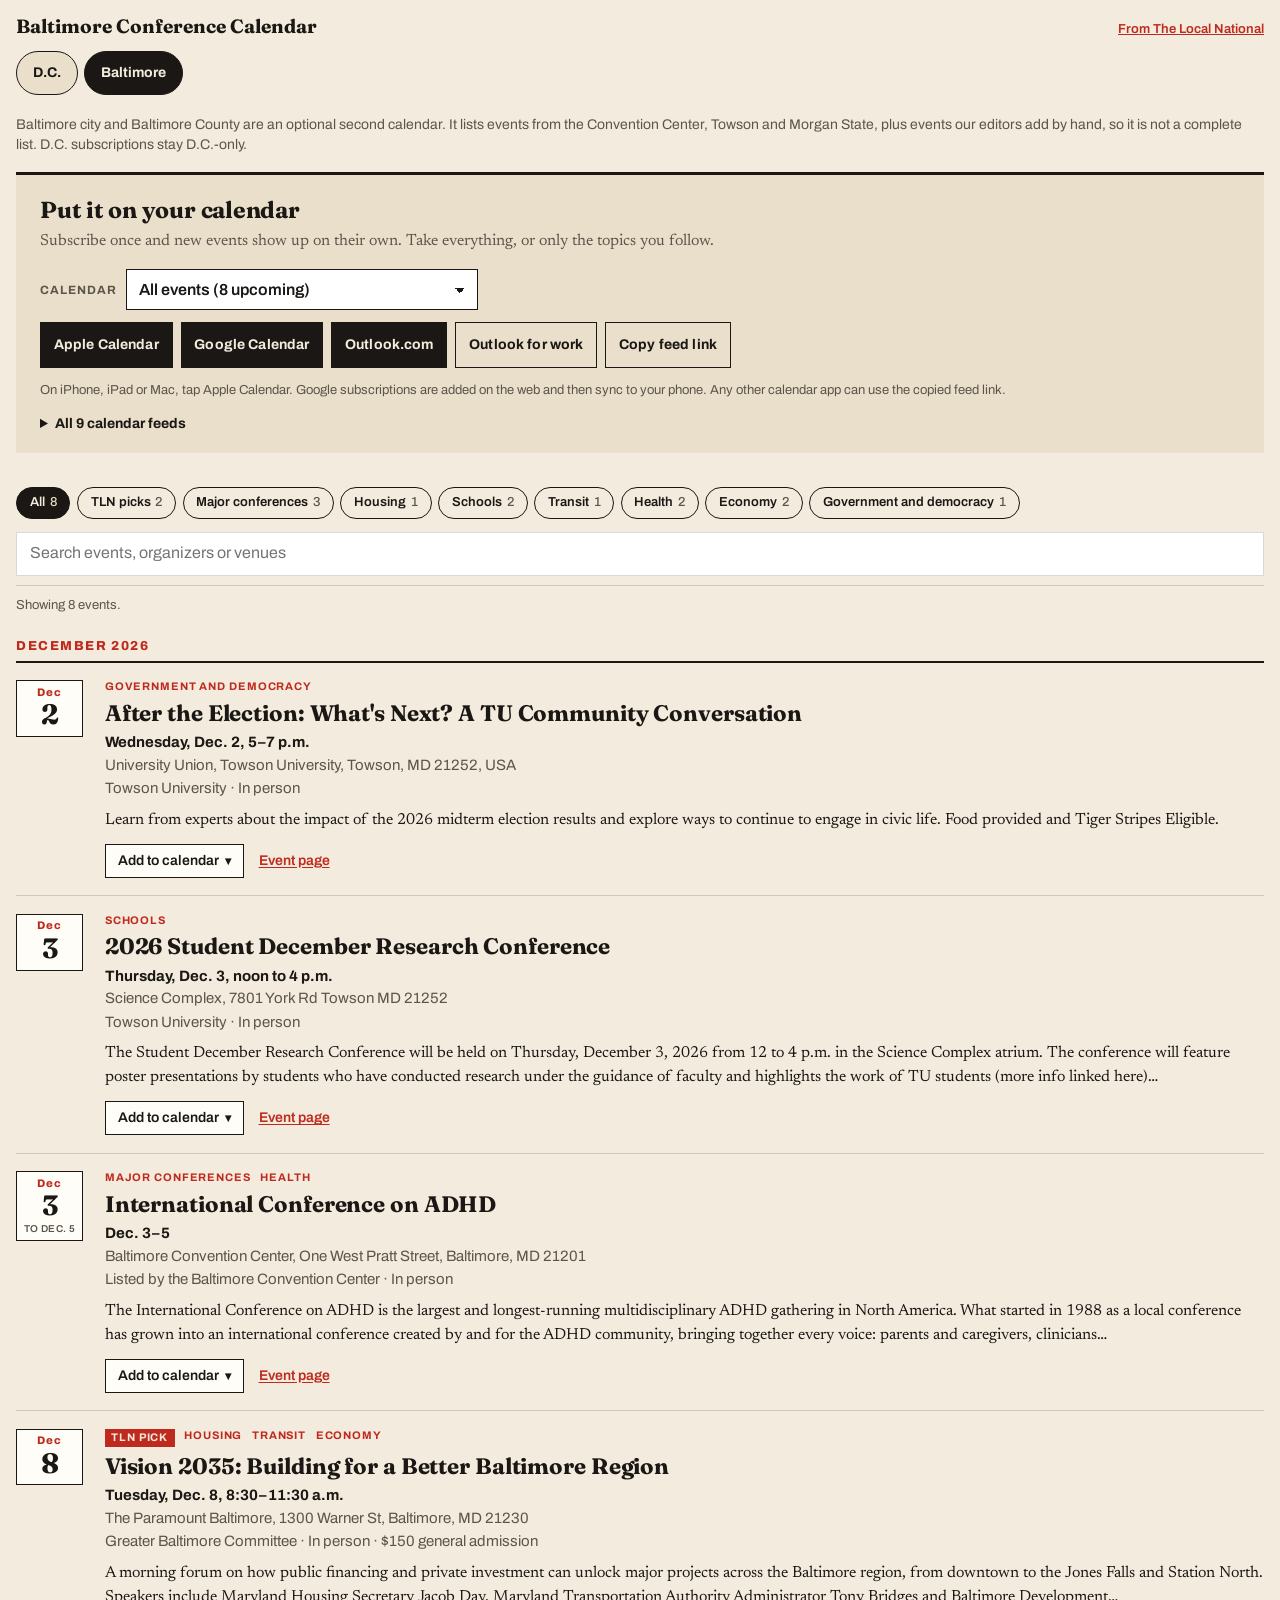
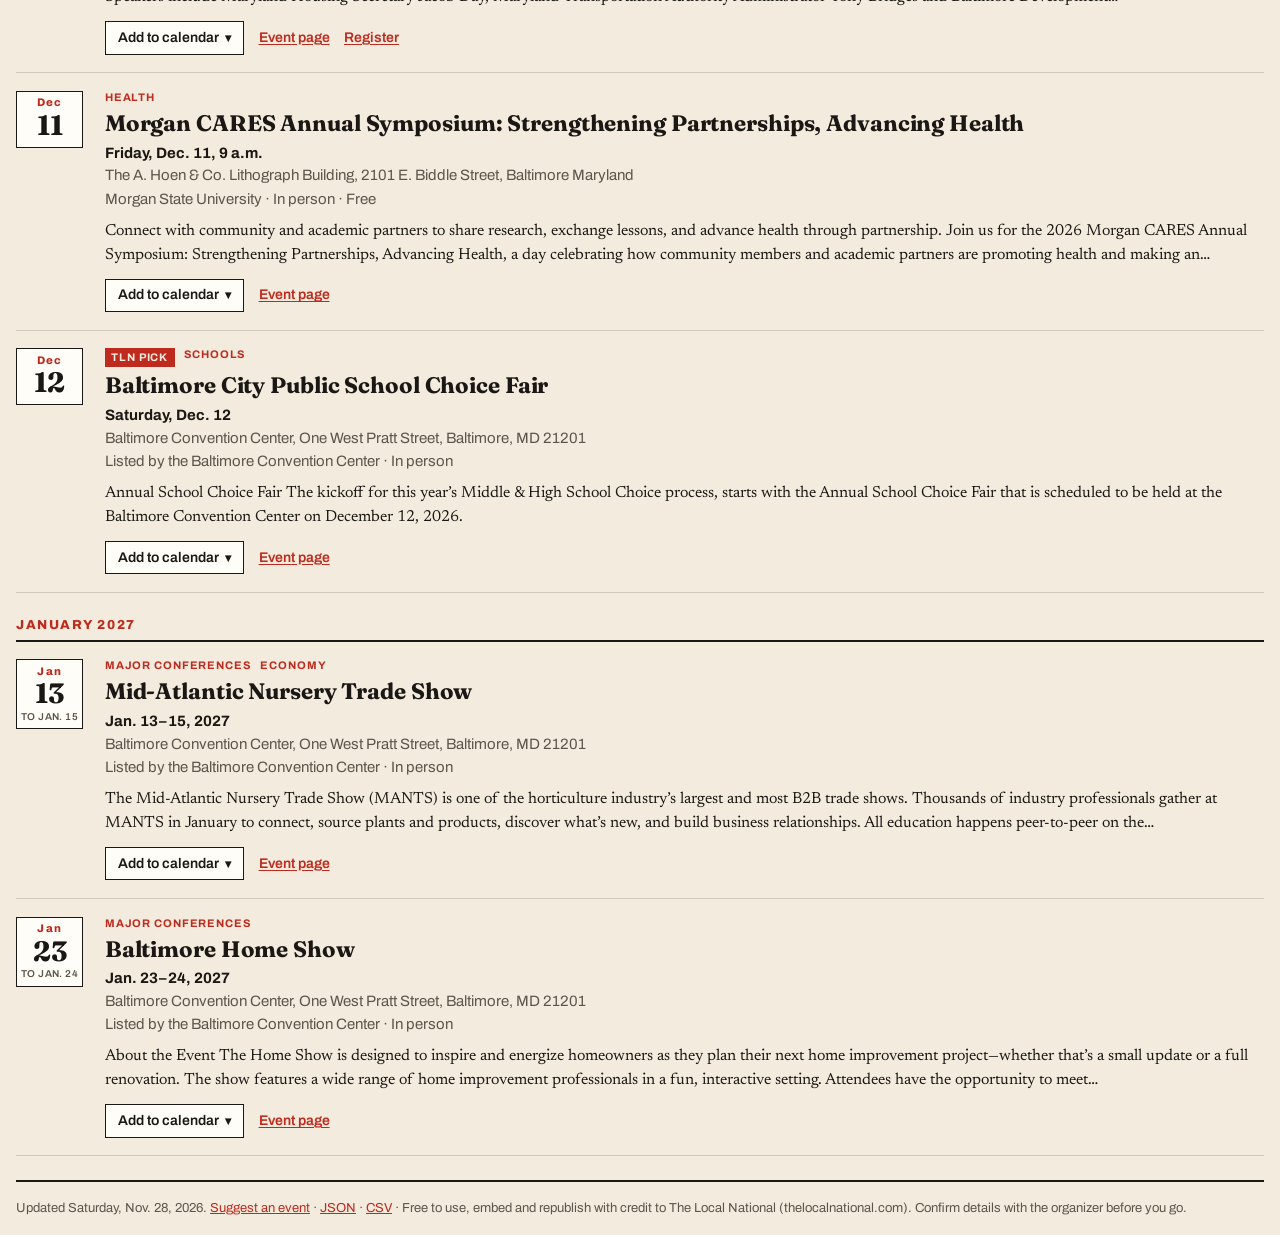
<file: baltimore/embed.html>
<!doctype html>
<html lang="en">
<head>
<meta charset="utf-8">
<meta name="viewport" content="width=device-width, initial-scale=1">
<title>Baltimore Conference Calendar | The Local National</title>
<meta name="robots" content="noindex">
<link rel="canonical" href="https://thelocalnational.com/conferences/?region=baltimore">
<base target="_blank">
<link rel="preconnect" href="https://fonts.googleapis.com">
<link rel="preconnect" href="https://fonts.gstatic.com" crossorigin>
<link rel="stylesheet" href="https://fonts.googleapis.com/css2?family=Archivo:wght@400;500;600;700;800&family=Fraunces:opsz,wght@9..144,600;9..144,700&family=Newsreader:opsz,wght@6..72,400;6..72,500&display=swap">
<link rel="stylesheet" href="../assets/tlncc.css?v=da3d3b3c">
<link rel="stylesheet" href="../assets/page.css?v=da3d3b3c">
</head>
<body class="tlncc-embed">
<div class="embedhead"><strong>Baltimore Conference Calendar</strong><a href="https://thelocalnational.com/conferences/?region=baltimore">From The Local National</a></div>
<div class="tlncc" data-tlncc data-default-seg="all"><nav class="tlncc-regions" aria-label="Choose a city"><a class="tlncc-region" href="https://calendar.thelocalnational.com/">D.C.</a><a class="tlncc-region" href="https://calendar.thelocalnational.com/baltimore/" aria-current="page">Baltimore</a></nav><p class="tlncc-region-note">Baltimore city and Baltimore County are an optional second calendar. It lists events from the Convention Center, Towson and Morgan State, plus events our editors add by hand, so it is not a complete list. D.C. subscriptions stay D.C.-only.</p>
<section class="tlncc-sub" id="subscribe" aria-labelledby="tlncc-sub-h">
  <h2 class="tlncc-h2" id="tlncc-sub-h">Put it on your calendar</h2>
  <p class="tlncc-note">Subscribe once and new events show up on their own. Take everything, or only the topics you follow.</p>
  <div class="tlncc-sub-row">
    <label class="tlncc-label" for="tlncc-pick">Calendar</label>
    <select class="tlncc-select" id="tlncc-pick" data-tlncc-sub><option value="all" data-webcal="webcal://calendar.thelocalnational.com/feeds/baltimore.ics" data-google="https://calendar.google.com/calendar/render?cid=webcal%3A%2F%2Fcalendar.thelocalnational.com%2Ffeeds%2Fbaltimore.ics" data-outlook="https://outlook.live.com/calendar/0/addfromweb?url=https%3A%2F%2Fcalendar.thelocalnational.com%2Ffeeds%2Fbaltimore.ics&amp;name=The%20Local%20National%3A%20Baltimore%20Conferences" data-office="https://outlook.office.com/calendar/0/addfromweb?url=https%3A%2F%2Fcalendar.thelocalnational.com%2Ffeeds%2Fbaltimore.ics&amp;name=The%20Local%20National%3A%20Baltimore%20Conferences" data-ics="https://calendar.thelocalnational.com/feeds/baltimore.ics">All events (8 upcoming)</option><option value="tln-picks" data-webcal="webcal://calendar.thelocalnational.com/feeds/baltimore-tln-picks.ics" data-google="https://calendar.google.com/calendar/render?cid=webcal%3A%2F%2Fcalendar.thelocalnational.com%2Ffeeds%2Fbaltimore-tln-picks.ics" data-outlook="https://outlook.live.com/calendar/0/addfromweb?url=https%3A%2F%2Fcalendar.thelocalnational.com%2Ffeeds%2Fbaltimore-tln-picks.ics&amp;name=TLN%20Baltimore%20Conferences%3A%20TLN%20picks" data-office="https://outlook.office.com/calendar/0/addfromweb?url=https%3A%2F%2Fcalendar.thelocalnational.com%2Ffeeds%2Fbaltimore-tln-picks.ics&amp;name=TLN%20Baltimore%20Conferences%3A%20TLN%20picks" data-ics="https://calendar.thelocalnational.com/feeds/baltimore-tln-picks.ics">TLN picks (2 upcoming)</option><option value="major" data-webcal="webcal://calendar.thelocalnational.com/feeds/baltimore-major.ics" data-google="https://calendar.google.com/calendar/render?cid=webcal%3A%2F%2Fcalendar.thelocalnational.com%2Ffeeds%2Fbaltimore-major.ics" data-outlook="https://outlook.live.com/calendar/0/addfromweb?url=https%3A%2F%2Fcalendar.thelocalnational.com%2Ffeeds%2Fbaltimore-major.ics&amp;name=TLN%20Baltimore%20Conferences%3A%20Major%20conferences" data-office="https://outlook.office.com/calendar/0/addfromweb?url=https%3A%2F%2Fcalendar.thelocalnational.com%2Ffeeds%2Fbaltimore-major.ics&amp;name=TLN%20Baltimore%20Conferences%3A%20Major%20conferences" data-ics="https://calendar.thelocalnational.com/feeds/baltimore-major.ics">Major conferences (3 upcoming)</option><option value="housing" data-webcal="webcal://calendar.thelocalnational.com/feeds/baltimore-housing.ics" data-google="https://calendar.google.com/calendar/render?cid=webcal%3A%2F%2Fcalendar.thelocalnational.com%2Ffeeds%2Fbaltimore-housing.ics" data-outlook="https://outlook.live.com/calendar/0/addfromweb?url=https%3A%2F%2Fcalendar.thelocalnational.com%2Ffeeds%2Fbaltimore-housing.ics&amp;name=TLN%20Baltimore%20Conferences%3A%20Housing" data-office="https://outlook.office.com/calendar/0/addfromweb?url=https%3A%2F%2Fcalendar.thelocalnational.com%2Ffeeds%2Fbaltimore-housing.ics&amp;name=TLN%20Baltimore%20Conferences%3A%20Housing" data-ics="https://calendar.thelocalnational.com/feeds/baltimore-housing.ics">Housing (1 upcoming)</option><option value="schools" data-webcal="webcal://calendar.thelocalnational.com/feeds/baltimore-schools.ics" data-google="https://calendar.google.com/calendar/render?cid=webcal%3A%2F%2Fcalendar.thelocalnational.com%2Ffeeds%2Fbaltimore-schools.ics" data-outlook="https://outlook.live.com/calendar/0/addfromweb?url=https%3A%2F%2Fcalendar.thelocalnational.com%2Ffeeds%2Fbaltimore-schools.ics&amp;name=TLN%20Baltimore%20Conferences%3A%20Schools" data-office="https://outlook.office.com/calendar/0/addfromweb?url=https%3A%2F%2Fcalendar.thelocalnational.com%2Ffeeds%2Fbaltimore-schools.ics&amp;name=TLN%20Baltimore%20Conferences%3A%20Schools" data-ics="https://calendar.thelocalnational.com/feeds/baltimore-schools.ics">Schools (2 upcoming)</option><option value="transit" data-webcal="webcal://calendar.thelocalnational.com/feeds/baltimore-transit.ics" data-google="https://calendar.google.com/calendar/render?cid=webcal%3A%2F%2Fcalendar.thelocalnational.com%2Ffeeds%2Fbaltimore-transit.ics" data-outlook="https://outlook.live.com/calendar/0/addfromweb?url=https%3A%2F%2Fcalendar.thelocalnational.com%2Ffeeds%2Fbaltimore-transit.ics&amp;name=TLN%20Baltimore%20Conferences%3A%20Transit" data-office="https://outlook.office.com/calendar/0/addfromweb?url=https%3A%2F%2Fcalendar.thelocalnational.com%2Ffeeds%2Fbaltimore-transit.ics&amp;name=TLN%20Baltimore%20Conferences%3A%20Transit" data-ics="https://calendar.thelocalnational.com/feeds/baltimore-transit.ics">Transit (1 upcoming)</option><option value="health" data-webcal="webcal://calendar.thelocalnational.com/feeds/baltimore-health.ics" data-google="https://calendar.google.com/calendar/render?cid=webcal%3A%2F%2Fcalendar.thelocalnational.com%2Ffeeds%2Fbaltimore-health.ics" data-outlook="https://outlook.live.com/calendar/0/addfromweb?url=https%3A%2F%2Fcalendar.thelocalnational.com%2Ffeeds%2Fbaltimore-health.ics&amp;name=TLN%20Baltimore%20Conferences%3A%20Health" data-office="https://outlook.office.com/calendar/0/addfromweb?url=https%3A%2F%2Fcalendar.thelocalnational.com%2Ffeeds%2Fbaltimore-health.ics&amp;name=TLN%20Baltimore%20Conferences%3A%20Health" data-ics="https://calendar.thelocalnational.com/feeds/baltimore-health.ics">Health (2 upcoming)</option><option value="economy" data-webcal="webcal://calendar.thelocalnational.com/feeds/baltimore-economy.ics" data-google="https://calendar.google.com/calendar/render?cid=webcal%3A%2F%2Fcalendar.thelocalnational.com%2Ffeeds%2Fbaltimore-economy.ics" data-outlook="https://outlook.live.com/calendar/0/addfromweb?url=https%3A%2F%2Fcalendar.thelocalnational.com%2Ffeeds%2Fbaltimore-economy.ics&amp;name=TLN%20Baltimore%20Conferences%3A%20Economy" data-office="https://outlook.office.com/calendar/0/addfromweb?url=https%3A%2F%2Fcalendar.thelocalnational.com%2Ffeeds%2Fbaltimore-economy.ics&amp;name=TLN%20Baltimore%20Conferences%3A%20Economy" data-ics="https://calendar.thelocalnational.com/feeds/baltimore-economy.ics">Economy (2 upcoming)</option><option value="governance" data-webcal="webcal://calendar.thelocalnational.com/feeds/baltimore-governance.ics" data-google="https://calendar.google.com/calendar/render?cid=webcal%3A%2F%2Fcalendar.thelocalnational.com%2Ffeeds%2Fbaltimore-governance.ics" data-outlook="https://outlook.live.com/calendar/0/addfromweb?url=https%3A%2F%2Fcalendar.thelocalnational.com%2Ffeeds%2Fbaltimore-governance.ics&amp;name=TLN%20Baltimore%20Conferences%3A%20Government%20and%20democracy" data-office="https://outlook.office.com/calendar/0/addfromweb?url=https%3A%2F%2Fcalendar.thelocalnational.com%2Ffeeds%2Fbaltimore-governance.ics&amp;name=TLN%20Baltimore%20Conferences%3A%20Government%20and%20democracy" data-ics="https://calendar.thelocalnational.com/feeds/baltimore-governance.ics">Government and democracy (1 upcoming)</option></select>
  </div>
  <div class="tlncc-sub-buttons">
    <a class="tlncc-btn" data-sub-k="webcal" href="webcal://calendar.thelocalnational.com/feeds/baltimore.ics">Apple Calendar</a>
    <a class="tlncc-btn" data-sub-k="google" href="https://calendar.google.com/calendar/render?cid=webcal%3A%2F%2Fcalendar.thelocalnational.com%2Ffeeds%2Fbaltimore.ics" target="_blank" rel="noopener">Google Calendar</a>
    <a class="tlncc-btn" data-sub-k="outlook" href="https://outlook.live.com/calendar/0/addfromweb?url=https%3A%2F%2Fcalendar.thelocalnational.com%2Ffeeds%2Fbaltimore.ics&amp;name=The%20Local%20National%3A%20Baltimore%20Conferences" target="_blank" rel="noopener">Outlook.com</a>
    <a class="tlncc-btn is-ghost" data-sub-k="office" href="https://outlook.office.com/calendar/0/addfromweb?url=https%3A%2F%2Fcalendar.thelocalnational.com%2Ffeeds%2Fbaltimore.ics&amp;name=The%20Local%20National%3A%20Baltimore%20Conferences" target="_blank" rel="noopener">Outlook for work</a>
    <button type="button" class="tlncc-btn is-ghost tlncc-copy" data-sub-k="ics" data-url="https://calendar.thelocalnational.com/feeds/baltimore.ics">Copy feed link</button>
  </div>
  <p class="tlncc-hint">On iPhone, iPad or Mac, tap Apple Calendar. Google subscriptions are added on the web and then sync to your phone. Any other calendar app can use the copied feed link.</p>
  <details class="tlncc-feeds"><summary>All 9 calendar feeds</summary><ul><li><strong>All events</strong><span>8 upcoming</span><a href="webcal://calendar.thelocalnational.com/feeds/baltimore.ics">Apple</a><a href="https://calendar.google.com/calendar/render?cid=webcal%3A%2F%2Fcalendar.thelocalnational.com%2Ffeeds%2Fbaltimore.ics" target="_blank" rel="noopener">Google</a><a href="https://outlook.live.com/calendar/0/addfromweb?url=https%3A%2F%2Fcalendar.thelocalnational.com%2Ffeeds%2Fbaltimore.ics&amp;name=The%20Local%20National%3A%20Baltimore%20Conferences" target="_blank" rel="noopener">Outlook</a><a href="https://calendar.thelocalnational.com/feeds/baltimore.ics">.ics link</a></li><li><strong>TLN picks</strong><span>2 upcoming</span><a href="webcal://calendar.thelocalnational.com/feeds/baltimore-tln-picks.ics">Apple</a><a href="https://calendar.google.com/calendar/render?cid=webcal%3A%2F%2Fcalendar.thelocalnational.com%2Ffeeds%2Fbaltimore-tln-picks.ics" target="_blank" rel="noopener">Google</a><a href="https://outlook.live.com/calendar/0/addfromweb?url=https%3A%2F%2Fcalendar.thelocalnational.com%2Ffeeds%2Fbaltimore-tln-picks.ics&amp;name=TLN%20Baltimore%20Conferences%3A%20TLN%20picks" target="_blank" rel="noopener">Outlook</a><a href="https://calendar.thelocalnational.com/feeds/baltimore-tln-picks.ics">.ics link</a></li><li><strong>Major conferences</strong><span>3 upcoming</span><a href="webcal://calendar.thelocalnational.com/feeds/baltimore-major.ics">Apple</a><a href="https://calendar.google.com/calendar/render?cid=webcal%3A%2F%2Fcalendar.thelocalnational.com%2Ffeeds%2Fbaltimore-major.ics" target="_blank" rel="noopener">Google</a><a href="https://outlook.live.com/calendar/0/addfromweb?url=https%3A%2F%2Fcalendar.thelocalnational.com%2Ffeeds%2Fbaltimore-major.ics&amp;name=TLN%20Baltimore%20Conferences%3A%20Major%20conferences" target="_blank" rel="noopener">Outlook</a><a href="https://calendar.thelocalnational.com/feeds/baltimore-major.ics">.ics link</a></li><li><strong>Housing</strong><span>1 upcoming</span><a href="webcal://calendar.thelocalnational.com/feeds/baltimore-housing.ics">Apple</a><a href="https://calendar.google.com/calendar/render?cid=webcal%3A%2F%2Fcalendar.thelocalnational.com%2Ffeeds%2Fbaltimore-housing.ics" target="_blank" rel="noopener">Google</a><a href="https://outlook.live.com/calendar/0/addfromweb?url=https%3A%2F%2Fcalendar.thelocalnational.com%2Ffeeds%2Fbaltimore-housing.ics&amp;name=TLN%20Baltimore%20Conferences%3A%20Housing" target="_blank" rel="noopener">Outlook</a><a href="https://calendar.thelocalnational.com/feeds/baltimore-housing.ics">.ics link</a></li><li><strong>Schools</strong><span>2 upcoming</span><a href="webcal://calendar.thelocalnational.com/feeds/baltimore-schools.ics">Apple</a><a href="https://calendar.google.com/calendar/render?cid=webcal%3A%2F%2Fcalendar.thelocalnational.com%2Ffeeds%2Fbaltimore-schools.ics" target="_blank" rel="noopener">Google</a><a href="https://outlook.live.com/calendar/0/addfromweb?url=https%3A%2F%2Fcalendar.thelocalnational.com%2Ffeeds%2Fbaltimore-schools.ics&amp;name=TLN%20Baltimore%20Conferences%3A%20Schools" target="_blank" rel="noopener">Outlook</a><a href="https://calendar.thelocalnational.com/feeds/baltimore-schools.ics">.ics link</a></li><li><strong>Transit</strong><span>1 upcoming</span><a href="webcal://calendar.thelocalnational.com/feeds/baltimore-transit.ics">Apple</a><a href="https://calendar.google.com/calendar/render?cid=webcal%3A%2F%2Fcalendar.thelocalnational.com%2Ffeeds%2Fbaltimore-transit.ics" target="_blank" rel="noopener">Google</a><a href="https://outlook.live.com/calendar/0/addfromweb?url=https%3A%2F%2Fcalendar.thelocalnational.com%2Ffeeds%2Fbaltimore-transit.ics&amp;name=TLN%20Baltimore%20Conferences%3A%20Transit" target="_blank" rel="noopener">Outlook</a><a href="https://calendar.thelocalnational.com/feeds/baltimore-transit.ics">.ics link</a></li><li><strong>Health</strong><span>2 upcoming</span><a href="webcal://calendar.thelocalnational.com/feeds/baltimore-health.ics">Apple</a><a href="https://calendar.google.com/calendar/render?cid=webcal%3A%2F%2Fcalendar.thelocalnational.com%2Ffeeds%2Fbaltimore-health.ics" target="_blank" rel="noopener">Google</a><a href="https://outlook.live.com/calendar/0/addfromweb?url=https%3A%2F%2Fcalendar.thelocalnational.com%2Ffeeds%2Fbaltimore-health.ics&amp;name=TLN%20Baltimore%20Conferences%3A%20Health" target="_blank" rel="noopener">Outlook</a><a href="https://calendar.thelocalnational.com/feeds/baltimore-health.ics">.ics link</a></li><li><strong>Economy</strong><span>2 upcoming</span><a href="webcal://calendar.thelocalnational.com/feeds/baltimore-economy.ics">Apple</a><a href="https://calendar.google.com/calendar/render?cid=webcal%3A%2F%2Fcalendar.thelocalnational.com%2Ffeeds%2Fbaltimore-economy.ics" target="_blank" rel="noopener">Google</a><a href="https://outlook.live.com/calendar/0/addfromweb?url=https%3A%2F%2Fcalendar.thelocalnational.com%2Ffeeds%2Fbaltimore-economy.ics&amp;name=TLN%20Baltimore%20Conferences%3A%20Economy" target="_blank" rel="noopener">Outlook</a><a href="https://calendar.thelocalnational.com/feeds/baltimore-economy.ics">.ics link</a></li><li><strong>Government and democracy</strong><span>1 upcoming</span><a href="webcal://calendar.thelocalnational.com/feeds/baltimore-governance.ics">Apple</a><a href="https://calendar.google.com/calendar/render?cid=webcal%3A%2F%2Fcalendar.thelocalnational.com%2Ffeeds%2Fbaltimore-governance.ics" target="_blank" rel="noopener">Google</a><a href="https://outlook.live.com/calendar/0/addfromweb?url=https%3A%2F%2Fcalendar.thelocalnational.com%2Ffeeds%2Fbaltimore-governance.ics&amp;name=TLN%20Baltimore%20Conferences%3A%20Government%20and%20democracy" target="_blank" rel="noopener">Outlook</a><a href="https://calendar.thelocalnational.com/feeds/baltimore-governance.ics">.ics link</a></li></ul></details>
</section>
<div class="tlncc-tools">
  <div class="tlncc-filters" role="toolbar" aria-label="Filter by topic"><button type="button" class="tlncc-chip" data-seg="all" data-name="all topics" aria-pressed="true">All<span>8</span></button><button type="button" class="tlncc-chip" data-seg="tln-picks" data-name="TLN picks" aria-pressed="false">TLN picks<span>2</span></button><button type="button" class="tlncc-chip" data-seg="major" data-name="Major conferences" aria-pressed="false">Major conferences<span>3</span></button><button type="button" class="tlncc-chip" data-seg="housing" data-name="Housing" aria-pressed="false">Housing<span>1</span></button><button type="button" class="tlncc-chip" data-seg="schools" data-name="Schools" aria-pressed="false">Schools<span>2</span></button><button type="button" class="tlncc-chip" data-seg="transit" data-name="Transit" aria-pressed="false">Transit<span>1</span></button><button type="button" class="tlncc-chip" data-seg="health" data-name="Health" aria-pressed="false">Health<span>2</span></button><button type="button" class="tlncc-chip" data-seg="economy" data-name="Economy" aria-pressed="false">Economy<span>2</span></button><button type="button" class="tlncc-chip" data-seg="governance" data-name="Government and democracy" aria-pressed="false">Government and democracy<span>1</span></button></div>
  <div class="tlncc-search"><label class="tlncc-vh" for="tlncc-q">Search events</label>
    <input id="tlncc-q" type="search" placeholder="Search events, organizers or venues" data-tlncc-q autocomplete="off"></div>
</div>
<p class="tlncc-status" data-tlncc-status aria-live="polite"></p><div class="tlncc-list"><section class="tlncc-month" data-tlncc-group><h3 class="tlncc-mh">December 2026</h3><article class="tlncc-ev" id="e-4d7327c3d18c" data-segs="all governance" data-text="after the election: what&#x27;s next? a tu community conversation towson university university union, towson university, towson, md 21252, usa learn from experts about the impact of the 2026 midterm election results and explore ways to continue to engage in civic life. food provided and tiger stripes eligible. government and democracy"><div class="tlncc-badge" aria-hidden="true"><span class="m">Dec</span><span class="d">2</span></div><div class="tlncc-body"><p class="tlncc-tags"><span>Government and democracy</span></p><h4 class="tlncc-title"><a href="https://events.towson.edu/event/after-the-election-whats-next-a-tu-community-conversation" target="_blank" rel="noopener">After the Election: What&#x27;s Next? A TU Community Conversation</a></h4><p class="tlncc-when">Wednesday, Dec. 2, 5–7 p.m.</p><p class="tlncc-where">University Union, Towson University, Towson, MD 21252, USA</p><p class="tlncc-org">Towson University · In person</p><p class="tlncc-sum">Learn from experts about the impact of the 2026 midterm election results and explore ways to continue to engage in civic life. Food provided and Tiger Stripes Eligible.</p><div class="tlncc-actions"><details class="tlncc-add"><summary>Add to calendar</summary><div class="tlncc-menu"><a href="https://calendar.google.com/calendar/render?action=TEMPLATE&amp;text=After%20the%20Election%3A%20What%27s%20Next%3F%20A%20TU%20Community%20Conversation&amp;dates=20261202T170000%2F20261202T190000&amp;details=Learn%20from%20experts%20about%20the%20impact%20of%20the%202026%20midterm%20election%20results%20and%20explore%20ways%20to%20continue%20to%20engage%20in%20civic%20life.%20Food%20provided%20and%20Tiger%20Stripes%20Eligible.%0A%0AEvent%20page%3A%20https%3A%2F%2Fevents.towson.edu%2Fevent%2Fafter-the-election-whats-next-a-tu-community-conversation%0A%0AFrom%20The%20Local%20National%27s%20Baltimore%20Conference%20Calendar%3A%20https%3A%2F%2Fthelocalnational.com%2Fconferences%2F%3Fregion%3Dbaltimore%23e-4d7327c3d18c&amp;location=University%20Union%2C%20Towson%20University%2C%20Towson%2C%20MD%2021252%2C%20USA&amp;ctz=America%2FNew_York" target="_blank" rel="noopener">Google Calendar</a><a href="https://calendar.thelocalnational.com/events/4d7327c3d18c.ics">Apple Calendar (.ics)</a><a href="https://outlook.live.com/calendar/0/deeplink/compose?path=%2Fcalendar%2Faction%2Fcompose&amp;rru=addevent&amp;subject=After%20the%20Election%3A%20What%27s%20Next%3F%20A%20TU%20Community%20Conversation&amp;startdt=2026-12-02T17%3A00%3A00-05%3A00&amp;enddt=2026-12-02T19%3A00%3A00-05%3A00&amp;allday=false&amp;body=Learn%20from%20experts%20about%20the%20impact%20of%20the%202026%20midterm%20election%20results%20and%20explore%20ways%20to%20continue%20to%20engage%20in%20civic%20life.%20Food%20provided%20and%20Tiger%20Stripes%20Eligible.%0A%0AEvent%20page%3A%20https%3A%2F%2Fevents.towson.edu%2Fevent%2Fafter-the-election-whats-next-a-tu-community-conversation%0A%0AFrom%20The%20Local%20National%27s%20Baltimore%20Conference%20Calendar%3A%20https%3A%2F%2Fthelocalnational.com%2Fconferences%2F%3Fregion%3Dbaltimore%23e-4d7327c3d18c&amp;location=University%20Union%2C%20Towson%20University%2C%20Towson%2C%20MD%2021252%2C%20USA" target="_blank" rel="noopener">Outlook.com</a><a href="https://outlook.office.com/calendar/0/deeplink/compose?path=%2Fcalendar%2Faction%2Fcompose&amp;rru=addevent&amp;subject=After%20the%20Election%3A%20What%27s%20Next%3F%20A%20TU%20Community%20Conversation&amp;startdt=2026-12-02T17%3A00%3A00-05%3A00&amp;enddt=2026-12-02T19%3A00%3A00-05%3A00&amp;allday=false&amp;body=Learn%20from%20experts%20about%20the%20impact%20of%20the%202026%20midterm%20election%20results%20and%20explore%20ways%20to%20continue%20to%20engage%20in%20civic%20life.%20Food%20provided%20and%20Tiger%20Stripes%20Eligible.%0A%0AEvent%20page%3A%20https%3A%2F%2Fevents.towson.edu%2Fevent%2Fafter-the-election-whats-next-a-tu-community-conversation%0A%0AFrom%20The%20Local%20National%27s%20Baltimore%20Conference%20Calendar%3A%20https%3A%2F%2Fthelocalnational.com%2Fconferences%2F%3Fregion%3Dbaltimore%23e-4d7327c3d18c&amp;location=University%20Union%2C%20Towson%20University%2C%20Towson%2C%20MD%2021252%2C%20USA" target="_blank" rel="noopener">Outlook for work</a><a href="https://calendar.thelocalnational.com/events/4d7327c3d18c.ics" download>Download .ics file</a></div></details><a class="tlncc-link" href="https://events.towson.edu/event/after-the-election-whats-next-a-tu-community-conversation" target="_blank" rel="noopener">Event page</a></div></div></article><article class="tlncc-ev" id="e-daa06b11ce95" data-segs="all schools" data-text="2026 student december research conference towson university science complex, 7801 york rd towson md 21252 the student december research conference will be held on thursday, december 3, 2026 from 12 to 4 p.m. in the science complex atrium. the conference will feature poster presentations by students who have conducted research under the guidance of faculty and highlights the work of tu students (more info linked here)… schools"><div class="tlncc-badge" aria-hidden="true"><span class="m">Dec</span><span class="d">3</span></div><div class="tlncc-body"><p class="tlncc-tags"><span>Schools</span></p><h4 class="tlncc-title"><a href="https://events.towson.edu/event/2026-student-december-research-conference" target="_blank" rel="noopener">2026 Student December Research Conference</a></h4><p class="tlncc-when">Thursday, Dec. 3, noon to 4 p.m.</p><p class="tlncc-where">Science Complex, 7801 York Rd Towson MD 21252</p><p class="tlncc-org">Towson University · In person</p><p class="tlncc-sum">The Student December Research Conference will be held on Thursday, December 3, 2026 from 12 to 4 p.m. in the Science Complex atrium. The conference will feature poster presentations by students who have conducted research under the guidance of faculty and highlights the work of TU students (more info linked here)…</p><div class="tlncc-actions"><details class="tlncc-add"><summary>Add to calendar</summary><div class="tlncc-menu"><a href="https://calendar.google.com/calendar/render?action=TEMPLATE&amp;text=2026%20Student%20December%20Research%20Conference&amp;dates=20261203T120000%2F20261203T160000&amp;details=The%20Student%20December%20Research%20Conference%20will%20be%20held%20on%20Thursday%2C%20December%203%2C%202026%20from%2012%20to%204%20p.m.%20in%20the%20Science%20Complex%20atrium.%20The%20conference%20will%20feature%20poster%20presentations%20by%20students%20who%20have%20conducted%20research%20under%20the%20guidance%20of%20faculty%20and%20highlights%20the%20work%20of%20TU%20students%20%28more%20info%20linked%20here%29%E2%80%A6%0A%0AEvent%20page%3A%20https%3A%2F%2Fevents.towson.edu%2Fevent%2F2026-student-december-research-conference%0A%0AFrom%20The%20Local%20National%27s%20Baltimore%20Conference%20Calendar%3A%20https%3A%2F%2Fthelocalnational.com%2Fconferences%2F%3Fregion%3Dbaltimore%23e-daa06b11ce95&amp;location=Science%20Complex%2C%207801%20York%20Rd%20Towson%20MD%2021252&amp;ctz=America%2FNew_York" target="_blank" rel="noopener">Google Calendar</a><a href="https://calendar.thelocalnational.com/events/daa06b11ce95.ics">Apple Calendar (.ics)</a><a href="https://outlook.live.com/calendar/0/deeplink/compose?path=%2Fcalendar%2Faction%2Fcompose&amp;rru=addevent&amp;subject=2026%20Student%20December%20Research%20Conference&amp;startdt=2026-12-03T12%3A00%3A00-05%3A00&amp;enddt=2026-12-03T16%3A00%3A00-05%3A00&amp;allday=false&amp;body=The%20Student%20December%20Research%20Conference%20will%20be%20held%20on%20Thursday%2C%20December%203%2C%202026%20from%2012%20to%204%20p.m.%20in%20the%20Science%20Complex%20atrium.%20The%20conference%20will%20feature%20poster%20presentations%20by%20students%20who%20have%20conducted%20research%20under%20the%20guidance%20of%20faculty%20and%20highlights%20the%20work%20of%20TU%20students%20%28more%20info%20linked%20here%29%E2%80%A6%0A%0AEvent%20page%3A%20https%3A%2F%2Fevents.towson.edu%2Fevent%2F2026-student-december-research-conference%0A%0AFrom%20The%20Local%20National%27s%20Baltimore%20Conference%20Calendar%3A%20https%3A%2F%2Fthelocalnational.com%2Fconferences%2F%3Fregion%3Dbaltimore%23e-daa06b11ce95&amp;location=Science%20Complex%2C%207801%20York%20Rd%20Towson%20MD%2021252" target="_blank" rel="noopener">Outlook.com</a><a href="https://outlook.office.com/calendar/0/deeplink/compose?path=%2Fcalendar%2Faction%2Fcompose&amp;rru=addevent&amp;subject=2026%20Student%20December%20Research%20Conference&amp;startdt=2026-12-03T12%3A00%3A00-05%3A00&amp;enddt=2026-12-03T16%3A00%3A00-05%3A00&amp;allday=false&amp;body=The%20Student%20December%20Research%20Conference%20will%20be%20held%20on%20Thursday%2C%20December%203%2C%202026%20from%2012%20to%204%20p.m.%20in%20the%20Science%20Complex%20atrium.%20The%20conference%20will%20feature%20poster%20presentations%20by%20students%20who%20have%20conducted%20research%20under%20the%20guidance%20of%20faculty%20and%20highlights%20the%20work%20of%20TU%20students%20%28more%20info%20linked%20here%29%E2%80%A6%0A%0AEvent%20page%3A%20https%3A%2F%2Fevents.towson.edu%2Fevent%2F2026-student-december-research-conference%0A%0AFrom%20The%20Local%20National%27s%20Baltimore%20Conference%20Calendar%3A%20https%3A%2F%2Fthelocalnational.com%2Fconferences%2F%3Fregion%3Dbaltimore%23e-daa06b11ce95&amp;location=Science%20Complex%2C%207801%20York%20Rd%20Towson%20MD%2021252" target="_blank" rel="noopener">Outlook for work</a><a href="https://calendar.thelocalnational.com/events/daa06b11ce95.ics" download>Download .ics file</a></div></details><a class="tlncc-link" href="https://events.towson.edu/event/2026-student-december-research-conference" target="_blank" rel="noopener">Event page</a></div></div></article><article class="tlncc-ev" id="e-558cbdc7e7a5" data-segs="all major health" data-text="international conference on adhd listed by the baltimore convention center baltimore convention center, one west pratt street, baltimore, md 21201 the international conference on adhd is the largest and longest-running multidisciplinary adhd gathering in north america. what started in 1988 as a local conference has grown into an international conference created by and for the adhd community, bringing together every voice: parents and caregivers, clinicians… major conferences health"><div class="tlncc-badge" aria-hidden="true"><span class="m">Dec</span><span class="d">3</span><span class="r">to Dec. 5</span></div><div class="tlncc-body"><p class="tlncc-tags"><span>Major conferences</span><span>Health</span></p><h4 class="tlncc-title"><a href="https://www.bccenter.org/events/2026/international-conference-on-adhd" target="_blank" rel="noopener">International Conference on ADHD</a></h4><p class="tlncc-when">Dec. 3–5</p><p class="tlncc-where">Baltimore Convention Center, One West Pratt Street, Baltimore, MD 21201</p><p class="tlncc-org">Listed by the Baltimore Convention Center · In person</p><p class="tlncc-sum">The International Conference on ADHD is the largest and longest-running multidisciplinary ADHD gathering in North America. What started in 1988 as a local conference has grown into an international conference created by and for the ADHD community, bringing together every voice: parents and caregivers, clinicians…</p><div class="tlncc-actions"><details class="tlncc-add"><summary>Add to calendar</summary><div class="tlncc-menu"><a href="https://calendar.google.com/calendar/render?action=TEMPLATE&amp;text=International%20Conference%20on%20ADHD&amp;dates=20261203%2F20261206&amp;details=The%20International%20Conference%20on%20ADHD%20is%20the%20largest%20and%20longest-running%20multidisciplinary%20ADHD%20gathering%20in%20North%20America.%20What%20started%20in%201988%20as%20a%20local%20conference%20has%20grown%20into%20an%20international%20conference%20created%20by%20and%20for%20the%20ADHD%20community%2C%20bringing%20together%20every%20voice%3A%20parents%20and%20caregivers%2C%20clinicians%E2%80%A6%0A%0AEvent%20page%3A%20https%3A%2F%2Fwww.bccenter.org%2Fevents%2F2026%2Finternational-conference-on-adhd%0A%0AFrom%20The%20Local%20National%27s%20Baltimore%20Conference%20Calendar%3A%20https%3A%2F%2Fthelocalnational.com%2Fconferences%2F%3Fregion%3Dbaltimore%23e-558cbdc7e7a5&amp;location=Baltimore%20Convention%20Center%2C%20One%20West%20Pratt%20Street%2C%20Baltimore%2C%20MD%2021201" target="_blank" rel="noopener">Google Calendar</a><a href="https://calendar.thelocalnational.com/events/558cbdc7e7a5.ics">Apple Calendar (.ics)</a><a href="https://outlook.live.com/calendar/0/deeplink/compose?path=%2Fcalendar%2Faction%2Fcompose&amp;rru=addevent&amp;subject=International%20Conference%20on%20ADHD&amp;startdt=2026-12-03&amp;enddt=2026-12-06&amp;allday=true&amp;body=The%20International%20Conference%20on%20ADHD%20is%20the%20largest%20and%20longest-running%20multidisciplinary%20ADHD%20gathering%20in%20North%20America.%20What%20started%20in%201988%20as%20a%20local%20conference%20has%20grown%20into%20an%20international%20conference%20created%20by%20and%20for%20the%20ADHD%20community%2C%20bringing%20together%20every%20voice%3A%20parents%20and%20caregivers%2C%20clinicians%E2%80%A6%0A%0AEvent%20page%3A%20https%3A%2F%2Fwww.bccenter.org%2Fevents%2F2026%2Finternational-conference-on-adhd%0A%0AFrom%20The%20Local%20National%27s%20Baltimore%20Conference%20Calendar%3A%20https%3A%2F%2Fthelocalnational.com%2Fconferences%2F%3Fregion%3Dbaltimore%23e-558cbdc7e7a5&amp;location=Baltimore%20Convention%20Center%2C%20One%20West%20Pratt%20Street%2C%20Baltimore%2C%20MD%2021201" target="_blank" rel="noopener">Outlook.com</a><a href="https://outlook.office.com/calendar/0/deeplink/compose?path=%2Fcalendar%2Faction%2Fcompose&amp;rru=addevent&amp;subject=International%20Conference%20on%20ADHD&amp;startdt=2026-12-03&amp;enddt=2026-12-06&amp;allday=true&amp;body=The%20International%20Conference%20on%20ADHD%20is%20the%20largest%20and%20longest-running%20multidisciplinary%20ADHD%20gathering%20in%20North%20America.%20What%20started%20in%201988%20as%20a%20local%20conference%20has%20grown%20into%20an%20international%20conference%20created%20by%20and%20for%20the%20ADHD%20community%2C%20bringing%20together%20every%20voice%3A%20parents%20and%20caregivers%2C%20clinicians%E2%80%A6%0A%0AEvent%20page%3A%20https%3A%2F%2Fwww.bccenter.org%2Fevents%2F2026%2Finternational-conference-on-adhd%0A%0AFrom%20The%20Local%20National%27s%20Baltimore%20Conference%20Calendar%3A%20https%3A%2F%2Fthelocalnational.com%2Fconferences%2F%3Fregion%3Dbaltimore%23e-558cbdc7e7a5&amp;location=Baltimore%20Convention%20Center%2C%20One%20West%20Pratt%20Street%2C%20Baltimore%2C%20MD%2021201" target="_blank" rel="noopener">Outlook for work</a><a href="https://calendar.thelocalnational.com/events/558cbdc7e7a5.ics" download>Download .ics file</a></div></details><a class="tlncc-link" href="https://www.bccenter.org/events/2026/international-conference-on-adhd" target="_blank" rel="noopener">Event page</a></div></div></article><article class="tlncc-ev" id="e-34a33e698ad4" data-segs="all tln-picks housing transit economy" data-text="vision 2035: building for a better baltimore region greater baltimore committee the paramount baltimore, 1300 warner st, baltimore, md 21230 a morning forum on how public financing and private investment can unlock major projects across the baltimore region, from downtown to the jones falls and station north. speakers include maryland housing secretary jacob day, maryland transportation authority administrator tony bridges and baltimore development… tln picks housing transit economy"><div class="tlncc-badge" aria-hidden="true"><span class="m">Dec</span><span class="d">8</span></div><div class="tlncc-body"><p class="tlncc-tags"><span class="is-pick">TLN pick</span><span>Housing</span><span>Transit</span><span>Economy</span></p><h4 class="tlncc-title"><a href="https://gbc.org/event/vision-2035-building-for-a-better-baltimore-region/" target="_blank" rel="noopener">Vision 2035: Building for a Better Baltimore Region</a></h4><p class="tlncc-when">Tuesday, Dec. 8, 8:30–11:30 a.m.</p><p class="tlncc-where">The Paramount Baltimore, 1300 Warner St, Baltimore, MD 21230</p><p class="tlncc-org">Greater Baltimore Committee · In person · $150 general admission</p><p class="tlncc-sum">A morning forum on how public financing and private investment can unlock major projects across the Baltimore region, from downtown to the Jones Falls and Station North. Speakers include Maryland Housing Secretary Jacob Day, Maryland Transportation Authority Administrator Tony Bridges and Baltimore Development…</p><div class="tlncc-actions"><details class="tlncc-add"><summary>Add to calendar</summary><div class="tlncc-menu"><a href="https://calendar.google.com/calendar/render?action=TEMPLATE&amp;text=Vision%202035%3A%20Building%20for%20a%20Better%20Baltimore%20Region&amp;dates=20261208T083000%2F20261208T113000&amp;details=A%20morning%20forum%20on%20how%20public%20financing%20and%20private%20investment%20can%20unlock%20major%20projects%20across%20the%20Baltimore%20region%2C%20from%20downtown%20to%20the%20Jones%20Falls%20and%20Station%20North.%20Speakers%20include%20Maryland%20Housing%20Secretary%20Jacob%20Day%2C%20Maryland%20Transportation%20Authority%20Administrator%20Tony%20Bridges%20and%20Baltimore%20Development%E2%80%A6%0A%0AEvent%20page%3A%20https%3A%2F%2Fgbc.org%2Fevent%2Fvision-2035-building-for-a-better-baltimore-region%2F%0A%0AFrom%20The%20Local%20National%27s%20Baltimore%20Conference%20Calendar%3A%20https%3A%2F%2Fthelocalnational.com%2Fconferences%2F%3Fregion%3Dbaltimore%23e-34a33e698ad4&amp;location=The%20Paramount%20Baltimore%2C%201300%20Warner%20St%2C%20Baltimore%2C%20MD%2021230&amp;ctz=America%2FNew_York" target="_blank" rel="noopener">Google Calendar</a><a href="https://calendar.thelocalnational.com/events/34a33e698ad4.ics">Apple Calendar (.ics)</a><a href="https://outlook.live.com/calendar/0/deeplink/compose?path=%2Fcalendar%2Faction%2Fcompose&amp;rru=addevent&amp;subject=Vision%202035%3A%20Building%20for%20a%20Better%20Baltimore%20Region&amp;startdt=2026-12-08T08%3A30%3A00-05%3A00&amp;enddt=2026-12-08T11%3A30%3A00-05%3A00&amp;allday=false&amp;body=A%20morning%20forum%20on%20how%20public%20financing%20and%20private%20investment%20can%20unlock%20major%20projects%20across%20the%20Baltimore%20region%2C%20from%20downtown%20to%20the%20Jones%20Falls%20and%20Station%20North.%20Speakers%20include%20Maryland%20Housing%20Secretary%20Jacob%20Day%2C%20Maryland%20Transportation%20Authority%20Administrator%20Tony%20Bridges%20and%20Baltimore%20Development%E2%80%A6%0A%0AEvent%20page%3A%20https%3A%2F%2Fgbc.org%2Fevent%2Fvision-2035-building-for-a-better-baltimore-region%2F%0A%0AFrom%20The%20Local%20National%27s%20Baltimore%20Conference%20Calendar%3A%20https%3A%2F%2Fthelocalnational.com%2Fconferences%2F%3Fregion%3Dbaltimore%23e-34a33e698ad4&amp;location=The%20Paramount%20Baltimore%2C%201300%20Warner%20St%2C%20Baltimore%2C%20MD%2021230" target="_blank" rel="noopener">Outlook.com</a><a href="https://outlook.office.com/calendar/0/deeplink/compose?path=%2Fcalendar%2Faction%2Fcompose&amp;rru=addevent&amp;subject=Vision%202035%3A%20Building%20for%20a%20Better%20Baltimore%20Region&amp;startdt=2026-12-08T08%3A30%3A00-05%3A00&amp;enddt=2026-12-08T11%3A30%3A00-05%3A00&amp;allday=false&amp;body=A%20morning%20forum%20on%20how%20public%20financing%20and%20private%20investment%20can%20unlock%20major%20projects%20across%20the%20Baltimore%20region%2C%20from%20downtown%20to%20the%20Jones%20Falls%20and%20Station%20North.%20Speakers%20include%20Maryland%20Housing%20Secretary%20Jacob%20Day%2C%20Maryland%20Transportation%20Authority%20Administrator%20Tony%20Bridges%20and%20Baltimore%20Development%E2%80%A6%0A%0AEvent%20page%3A%20https%3A%2F%2Fgbc.org%2Fevent%2Fvision-2035-building-for-a-better-baltimore-region%2F%0A%0AFrom%20The%20Local%20National%27s%20Baltimore%20Conference%20Calendar%3A%20https%3A%2F%2Fthelocalnational.com%2Fconferences%2F%3Fregion%3Dbaltimore%23e-34a33e698ad4&amp;location=The%20Paramount%20Baltimore%2C%201300%20Warner%20St%2C%20Baltimore%2C%20MD%2021230" target="_blank" rel="noopener">Outlook for work</a><a href="https://calendar.thelocalnational.com/events/34a33e698ad4.ics" download>Download .ics file</a></div></details><a class="tlncc-link" href="https://gbc.org/event/vision-2035-building-for-a-better-baltimore-region/" target="_blank" rel="noopener">Event page</a><a class="tlncc-link" href="https://events.blackthorn.io/en/KbOkKk6/vision-2035-building-for-a-better-baltimore-region-6a2cPC2gm4RK/overview" target="_blank" rel="noopener">Register</a></div></div></article><article class="tlncc-ev" id="e-664feea12d19" data-segs="all health" data-text="morgan cares annual symposium: strengthening partnerships, advancing health morgan state university the a. hoen &amp; co. lithograph building, 2101 e. biddle street, baltimore maryland connect with community and academic partners to share research, exchange lessons, and advance health through partnership. join us for the 2026 morgan cares annual symposium: strengthening partnerships, advancing health, a day celebrating how community members and academic partners are promoting health and making an… health"><div class="tlncc-badge" aria-hidden="true"><span class="m">Dec</span><span class="d">11</span></div><div class="tlncc-body"><p class="tlncc-tags"><span>Health</span></p><h4 class="tlncc-title"><a href="https://events.morgan.edu/event/morgan-cares-annual-symposium-strengthening-partnerships-advancing-health" target="_blank" rel="noopener">Morgan CARES Annual Symposium: Strengthening Partnerships, Advancing Health</a></h4><p class="tlncc-when">Friday, Dec. 11, 9 a.m.</p><p class="tlncc-where">The A. Hoen &amp; Co. Lithograph Building, 2101 E. Biddle Street, Baltimore Maryland</p><p class="tlncc-org">Morgan State University · In person · Free</p><p class="tlncc-sum">Connect with community and academic partners to share research, exchange lessons, and advance health through partnership. Join us for the 2026 Morgan CARES Annual Symposium: Strengthening Partnerships, Advancing Health, a day celebrating how community members and academic partners are promoting health and making an…</p><div class="tlncc-actions"><details class="tlncc-add"><summary>Add to calendar</summary><div class="tlncc-menu"><a href="https://calendar.google.com/calendar/render?action=TEMPLATE&amp;text=Morgan%20CARES%20Annual%20Symposium%3A%20Strengthening%20Partnerships%2C%20Advancing%20Health&amp;dates=20261211T090000%2F20261211T110000&amp;details=Connect%20with%20community%20and%20academic%20partners%20to%20share%20research%2C%20exchange%20lessons%2C%20and%20advance%20health%20through%20partnership.%20Join%20us%20for%20the%202026%20Morgan%20CARES%20Annual%20Symposium%3A%20Strengthening%20Partnerships%2C%20Advancing%20Health%2C%20a%20day%20celebrating%20how%20community%20members%20and%20academic%20partners%20are%20promoting%20health%20and%20making%20an%E2%80%A6%0A%0AEvent%20page%3A%20https%3A%2F%2Fevents.morgan.edu%2Fevent%2Fmorgan-cares-annual-symposium-strengthening-partnerships-advancing-health%0A%0AFrom%20The%20Local%20National%27s%20Baltimore%20Conference%20Calendar%3A%20https%3A%2F%2Fthelocalnational.com%2Fconferences%2F%3Fregion%3Dbaltimore%23e-664feea12d19&amp;location=The%20A.%20Hoen%20%26%20Co.%20Lithograph%20Building%2C%202101%20E.%20Biddle%20Street%2C%20Baltimore%20Maryland&amp;ctz=America%2FNew_York" target="_blank" rel="noopener">Google Calendar</a><a href="https://calendar.thelocalnational.com/events/664feea12d19.ics">Apple Calendar (.ics)</a><a href="https://outlook.live.com/calendar/0/deeplink/compose?path=%2Fcalendar%2Faction%2Fcompose&amp;rru=addevent&amp;subject=Morgan%20CARES%20Annual%20Symposium%3A%20Strengthening%20Partnerships%2C%20Advancing%20Health&amp;startdt=2026-12-11T09%3A00%3A00-05%3A00&amp;enddt=2026-12-11T11%3A00%3A00-05%3A00&amp;allday=false&amp;body=Connect%20with%20community%20and%20academic%20partners%20to%20share%20research%2C%20exchange%20lessons%2C%20and%20advance%20health%20through%20partnership.%20Join%20us%20for%20the%202026%20Morgan%20CARES%20Annual%20Symposium%3A%20Strengthening%20Partnerships%2C%20Advancing%20Health%2C%20a%20day%20celebrating%20how%20community%20members%20and%20academic%20partners%20are%20promoting%20health%20and%20making%20an%E2%80%A6%0A%0AEvent%20page%3A%20https%3A%2F%2Fevents.morgan.edu%2Fevent%2Fmorgan-cares-annual-symposium-strengthening-partnerships-advancing-health%0A%0AFrom%20The%20Local%20National%27s%20Baltimore%20Conference%20Calendar%3A%20https%3A%2F%2Fthelocalnational.com%2Fconferences%2F%3Fregion%3Dbaltimore%23e-664feea12d19&amp;location=The%20A.%20Hoen%20%26%20Co.%20Lithograph%20Building%2C%202101%20E.%20Biddle%20Street%2C%20Baltimore%20Maryland" target="_blank" rel="noopener">Outlook.com</a><a href="https://outlook.office.com/calendar/0/deeplink/compose?path=%2Fcalendar%2Faction%2Fcompose&amp;rru=addevent&amp;subject=Morgan%20CARES%20Annual%20Symposium%3A%20Strengthening%20Partnerships%2C%20Advancing%20Health&amp;startdt=2026-12-11T09%3A00%3A00-05%3A00&amp;enddt=2026-12-11T11%3A00%3A00-05%3A00&amp;allday=false&amp;body=Connect%20with%20community%20and%20academic%20partners%20to%20share%20research%2C%20exchange%20lessons%2C%20and%20advance%20health%20through%20partnership.%20Join%20us%20for%20the%202026%20Morgan%20CARES%20Annual%20Symposium%3A%20Strengthening%20Partnerships%2C%20Advancing%20Health%2C%20a%20day%20celebrating%20how%20community%20members%20and%20academic%20partners%20are%20promoting%20health%20and%20making%20an%E2%80%A6%0A%0AEvent%20page%3A%20https%3A%2F%2Fevents.morgan.edu%2Fevent%2Fmorgan-cares-annual-symposium-strengthening-partnerships-advancing-health%0A%0AFrom%20The%20Local%20National%27s%20Baltimore%20Conference%20Calendar%3A%20https%3A%2F%2Fthelocalnational.com%2Fconferences%2F%3Fregion%3Dbaltimore%23e-664feea12d19&amp;location=The%20A.%20Hoen%20%26%20Co.%20Lithograph%20Building%2C%202101%20E.%20Biddle%20Street%2C%20Baltimore%20Maryland" target="_blank" rel="noopener">Outlook for work</a><a href="https://calendar.thelocalnational.com/events/664feea12d19.ics" download>Download .ics file</a></div></details><a class="tlncc-link" href="https://events.morgan.edu/event/morgan-cares-annual-symposium-strengthening-partnerships-advancing-health" target="_blank" rel="noopener">Event page</a></div></div></article><article class="tlncc-ev" id="e-e5a5977be91b" data-segs="all tln-picks schools" data-text="baltimore city public school choice fair listed by the baltimore convention center baltimore convention center, one west pratt street, baltimore, md 21201 annual school choice fair the kickoff for this year’s middle &amp; high school choice process, starts with the annual school choice fair that is scheduled to be held at the baltimore convention center on december 12, 2026. tln picks schools"><div class="tlncc-badge" aria-hidden="true"><span class="m">Dec</span><span class="d">12</span></div><div class="tlncc-body"><p class="tlncc-tags"><span class="is-pick">TLN pick</span><span>Schools</span></p><h4 class="tlncc-title"><a href="https://www.bccenter.org/events/2026/baltimore-city-public-school-choice-fair" target="_blank" rel="noopener">Baltimore City Public School Choice Fair</a></h4><p class="tlncc-when">Saturday, Dec. 12</p><p class="tlncc-where">Baltimore Convention Center, One West Pratt Street, Baltimore, MD 21201</p><p class="tlncc-org">Listed by the Baltimore Convention Center · In person</p><p class="tlncc-sum">Annual School Choice Fair The kickoff for this year’s Middle &amp; High School Choice process, starts with the Annual School Choice Fair that is scheduled to be held at the Baltimore Convention Center on December 12, 2026.</p><div class="tlncc-actions"><details class="tlncc-add"><summary>Add to calendar</summary><div class="tlncc-menu"><a href="https://calendar.google.com/calendar/render?action=TEMPLATE&amp;text=Baltimore%20City%20Public%20School%20Choice%20Fair&amp;dates=20261212%2F20261213&amp;details=Annual%20School%20Choice%20Fair%20The%20kickoff%20for%20this%20year%E2%80%99s%20Middle%20%26%20High%20School%20Choice%20process%2C%20starts%20with%20the%20Annual%20School%20Choice%20Fair%20that%20is%20scheduled%20to%20be%20held%20at%20the%20Baltimore%20Convention%20Center%20on%20December%2012%2C%202026.%0A%0AEvent%20page%3A%20https%3A%2F%2Fwww.bccenter.org%2Fevents%2F2026%2Fbaltimore-city-public-school-choice-fair%0A%0AFrom%20The%20Local%20National%27s%20Baltimore%20Conference%20Calendar%3A%20https%3A%2F%2Fthelocalnational.com%2Fconferences%2F%3Fregion%3Dbaltimore%23e-e5a5977be91b&amp;location=Baltimore%20Convention%20Center%2C%20One%20West%20Pratt%20Street%2C%20Baltimore%2C%20MD%2021201" target="_blank" rel="noopener">Google Calendar</a><a href="https://calendar.thelocalnational.com/events/e5a5977be91b.ics">Apple Calendar (.ics)</a><a href="https://outlook.live.com/calendar/0/deeplink/compose?path=%2Fcalendar%2Faction%2Fcompose&amp;rru=addevent&amp;subject=Baltimore%20City%20Public%20School%20Choice%20Fair&amp;startdt=2026-12-12&amp;enddt=2026-12-13&amp;allday=true&amp;body=Annual%20School%20Choice%20Fair%20The%20kickoff%20for%20this%20year%E2%80%99s%20Middle%20%26%20High%20School%20Choice%20process%2C%20starts%20with%20the%20Annual%20School%20Choice%20Fair%20that%20is%20scheduled%20to%20be%20held%20at%20the%20Baltimore%20Convention%20Center%20on%20December%2012%2C%202026.%0A%0AEvent%20page%3A%20https%3A%2F%2Fwww.bccenter.org%2Fevents%2F2026%2Fbaltimore-city-public-school-choice-fair%0A%0AFrom%20The%20Local%20National%27s%20Baltimore%20Conference%20Calendar%3A%20https%3A%2F%2Fthelocalnational.com%2Fconferences%2F%3Fregion%3Dbaltimore%23e-e5a5977be91b&amp;location=Baltimore%20Convention%20Center%2C%20One%20West%20Pratt%20Street%2C%20Baltimore%2C%20MD%2021201" target="_blank" rel="noopener">Outlook.com</a><a href="https://outlook.office.com/calendar/0/deeplink/compose?path=%2Fcalendar%2Faction%2Fcompose&amp;rru=addevent&amp;subject=Baltimore%20City%20Public%20School%20Choice%20Fair&amp;startdt=2026-12-12&amp;enddt=2026-12-13&amp;allday=true&amp;body=Annual%20School%20Choice%20Fair%20The%20kickoff%20for%20this%20year%E2%80%99s%20Middle%20%26%20High%20School%20Choice%20process%2C%20starts%20with%20the%20Annual%20School%20Choice%20Fair%20that%20is%20scheduled%20to%20be%20held%20at%20the%20Baltimore%20Convention%20Center%20on%20December%2012%2C%202026.%0A%0AEvent%20page%3A%20https%3A%2F%2Fwww.bccenter.org%2Fevents%2F2026%2Fbaltimore-city-public-school-choice-fair%0A%0AFrom%20The%20Local%20National%27s%20Baltimore%20Conference%20Calendar%3A%20https%3A%2F%2Fthelocalnational.com%2Fconferences%2F%3Fregion%3Dbaltimore%23e-e5a5977be91b&amp;location=Baltimore%20Convention%20Center%2C%20One%20West%20Pratt%20Street%2C%20Baltimore%2C%20MD%2021201" target="_blank" rel="noopener">Outlook for work</a><a href="https://calendar.thelocalnational.com/events/e5a5977be91b.ics" download>Download .ics file</a></div></details><a class="tlncc-link" href="https://www.bccenter.org/events/2026/baltimore-city-public-school-choice-fair" target="_blank" rel="noopener">Event page</a></div></div></article></section><section class="tlncc-month" data-tlncc-group><h3 class="tlncc-mh">January 2027</h3><article class="tlncc-ev" id="e-493ef4666a76" data-segs="all major economy" data-text="mid-atlantic nursery trade show listed by the baltimore convention center baltimore convention center, one west pratt street, baltimore, md 21201 the mid-atlantic nursery trade show (mants) is one of the horticulture industry’s largest and most b2b trade shows. thousands of industry professionals gather at mants in january to connect, source plants and products, discover what’s new, and build business relationships. all education happens peer-to-peer on the… major conferences economy"><div class="tlncc-badge" aria-hidden="true"><span class="m">Jan</span><span class="d">13</span><span class="r">to Jan. 15</span></div><div class="tlncc-body"><p class="tlncc-tags"><span>Major conferences</span><span>Economy</span></p><h4 class="tlncc-title"><a href="https://www.bccenter.org/events/2027/mid-atlantic-nursery-trade-show" target="_blank" rel="noopener">Mid-Atlantic Nursery Trade Show</a></h4><p class="tlncc-when">Jan. 13–15, 2027</p><p class="tlncc-where">Baltimore Convention Center, One West Pratt Street, Baltimore, MD 21201</p><p class="tlncc-org">Listed by the Baltimore Convention Center · In person</p><p class="tlncc-sum">The Mid-Atlantic Nursery Trade Show (MANTS) is one of the horticulture industry’s largest and most B2B trade shows. Thousands of industry professionals gather at MANTS in January to connect, source plants and products, discover what’s new, and build business relationships. All education happens peer-to-peer on the…</p><div class="tlncc-actions"><details class="tlncc-add"><summary>Add to calendar</summary><div class="tlncc-menu"><a href="https://calendar.google.com/calendar/render?action=TEMPLATE&amp;text=Mid-Atlantic%20Nursery%20Trade%20Show&amp;dates=20270113%2F20270116&amp;details=The%20Mid-Atlantic%20Nursery%20Trade%20Show%20%28MANTS%29%20is%20one%20of%20the%20horticulture%20industry%E2%80%99s%20largest%20and%20most%20B2B%20trade%20shows.%20Thousands%20of%20industry%20professionals%20gather%20at%20MANTS%20in%20January%20to%20connect%2C%20source%20plants%20and%20products%2C%20discover%20what%E2%80%99s%20new%2C%20and%20build%20business%20relationships.%20All%20education%20happens%20peer-to-peer%20on%20the%E2%80%A6%0A%0AEvent%20page%3A%20https%3A%2F%2Fwww.bccenter.org%2Fevents%2F2027%2Fmid-atlantic-nursery-trade-show%0A%0AFrom%20The%20Local%20National%27s%20Baltimore%20Conference%20Calendar%3A%20https%3A%2F%2Fthelocalnational.com%2Fconferences%2F%3Fregion%3Dbaltimore%23e-493ef4666a76&amp;location=Baltimore%20Convention%20Center%2C%20One%20West%20Pratt%20Street%2C%20Baltimore%2C%20MD%2021201" target="_blank" rel="noopener">Google Calendar</a><a href="https://calendar.thelocalnational.com/events/493ef4666a76.ics">Apple Calendar (.ics)</a><a href="https://outlook.live.com/calendar/0/deeplink/compose?path=%2Fcalendar%2Faction%2Fcompose&amp;rru=addevent&amp;subject=Mid-Atlantic%20Nursery%20Trade%20Show&amp;startdt=2027-01-13&amp;enddt=2027-01-16&amp;allday=true&amp;body=The%20Mid-Atlantic%20Nursery%20Trade%20Show%20%28MANTS%29%20is%20one%20of%20the%20horticulture%20industry%E2%80%99s%20largest%20and%20most%20B2B%20trade%20shows.%20Thousands%20of%20industry%20professionals%20gather%20at%20MANTS%20in%20January%20to%20connect%2C%20source%20plants%20and%20products%2C%20discover%20what%E2%80%99s%20new%2C%20and%20build%20business%20relationships.%20All%20education%20happens%20peer-to-peer%20on%20the%E2%80%A6%0A%0AEvent%20page%3A%20https%3A%2F%2Fwww.bccenter.org%2Fevents%2F2027%2Fmid-atlantic-nursery-trade-show%0A%0AFrom%20The%20Local%20National%27s%20Baltimore%20Conference%20Calendar%3A%20https%3A%2F%2Fthelocalnational.com%2Fconferences%2F%3Fregion%3Dbaltimore%23e-493ef4666a76&amp;location=Baltimore%20Convention%20Center%2C%20One%20West%20Pratt%20Street%2C%20Baltimore%2C%20MD%2021201" target="_blank" rel="noopener">Outlook.com</a><a href="https://outlook.office.com/calendar/0/deeplink/compose?path=%2Fcalendar%2Faction%2Fcompose&amp;rru=addevent&amp;subject=Mid-Atlantic%20Nursery%20Trade%20Show&amp;startdt=2027-01-13&amp;enddt=2027-01-16&amp;allday=true&amp;body=The%20Mid-Atlantic%20Nursery%20Trade%20Show%20%28MANTS%29%20is%20one%20of%20the%20horticulture%20industry%E2%80%99s%20largest%20and%20most%20B2B%20trade%20shows.%20Thousands%20of%20industry%20professionals%20gather%20at%20MANTS%20in%20January%20to%20connect%2C%20source%20plants%20and%20products%2C%20discover%20what%E2%80%99s%20new%2C%20and%20build%20business%20relationships.%20All%20education%20happens%20peer-to-peer%20on%20the%E2%80%A6%0A%0AEvent%20page%3A%20https%3A%2F%2Fwww.bccenter.org%2Fevents%2F2027%2Fmid-atlantic-nursery-trade-show%0A%0AFrom%20The%20Local%20National%27s%20Baltimore%20Conference%20Calendar%3A%20https%3A%2F%2Fthelocalnational.com%2Fconferences%2F%3Fregion%3Dbaltimore%23e-493ef4666a76&amp;location=Baltimore%20Convention%20Center%2C%20One%20West%20Pratt%20Street%2C%20Baltimore%2C%20MD%2021201" target="_blank" rel="noopener">Outlook for work</a><a href="https://calendar.thelocalnational.com/events/493ef4666a76.ics" download>Download .ics file</a></div></details><a class="tlncc-link" href="https://www.bccenter.org/events/2027/mid-atlantic-nursery-trade-show" target="_blank" rel="noopener">Event page</a></div></div></article><article class="tlncc-ev" id="e-e23060aa8dfd" data-segs="all major" data-text="baltimore home show listed by the baltimore convention center baltimore convention center, one west pratt street, baltimore, md 21201 about the event the home show is designed to inspire and energize homeowners as they plan their next home improvement project—whether that’s a small update or a full renovation. the show features a wide range of home improvement professionals in a fun, interactive setting. attendees have the opportunity to meet… major conferences"><div class="tlncc-badge" aria-hidden="true"><span class="m">Jan</span><span class="d">23</span><span class="r">to Jan. 24</span></div><div class="tlncc-body"><p class="tlncc-tags"><span>Major conferences</span></p><h4 class="tlncc-title"><a href="https://www.bccenter.org/events/2027/baltimore-home-show" target="_blank" rel="noopener">Baltimore Home Show</a></h4><p class="tlncc-when">Jan. 23–24, 2027</p><p class="tlncc-where">Baltimore Convention Center, One West Pratt Street, Baltimore, MD 21201</p><p class="tlncc-org">Listed by the Baltimore Convention Center · In person</p><p class="tlncc-sum">About the Event The Home Show is designed to inspire and energize homeowners as they plan their next home improvement project—whether that’s a small update or a full renovation. The show features a wide range of home improvement professionals in a fun, interactive setting. Attendees have the opportunity to meet…</p><div class="tlncc-actions"><details class="tlncc-add"><summary>Add to calendar</summary><div class="tlncc-menu"><a href="https://calendar.google.com/calendar/render?action=TEMPLATE&amp;text=Baltimore%20Home%20Show&amp;dates=20270123%2F20270125&amp;details=About%20the%20Event%20The%20Home%20Show%20is%20designed%20to%20inspire%20and%20energize%20homeowners%20as%20they%20plan%20their%20next%20home%20improvement%20project%E2%80%94whether%20that%E2%80%99s%20a%20small%20update%20or%20a%20full%20renovation.%20The%20show%20features%20a%20wide%20range%20of%20home%20improvement%20professionals%20in%20a%20fun%2C%20interactive%20setting.%20Attendees%20have%20the%20opportunity%20to%20meet%E2%80%A6%0A%0AEvent%20page%3A%20https%3A%2F%2Fwww.bccenter.org%2Fevents%2F2027%2Fbaltimore-home-show%0A%0AFrom%20The%20Local%20National%27s%20Baltimore%20Conference%20Calendar%3A%20https%3A%2F%2Fthelocalnational.com%2Fconferences%2F%3Fregion%3Dbaltimore%23e-e23060aa8dfd&amp;location=Baltimore%20Convention%20Center%2C%20One%20West%20Pratt%20Street%2C%20Baltimore%2C%20MD%2021201" target="_blank" rel="noopener">Google Calendar</a><a href="https://calendar.thelocalnational.com/events/e23060aa8dfd.ics">Apple Calendar (.ics)</a><a href="https://outlook.live.com/calendar/0/deeplink/compose?path=%2Fcalendar%2Faction%2Fcompose&amp;rru=addevent&amp;subject=Baltimore%20Home%20Show&amp;startdt=2027-01-23&amp;enddt=2027-01-25&amp;allday=true&amp;body=About%20the%20Event%20The%20Home%20Show%20is%20designed%20to%20inspire%20and%20energize%20homeowners%20as%20they%20plan%20their%20next%20home%20improvement%20project%E2%80%94whether%20that%E2%80%99s%20a%20small%20update%20or%20a%20full%20renovation.%20The%20show%20features%20a%20wide%20range%20of%20home%20improvement%20professionals%20in%20a%20fun%2C%20interactive%20setting.%20Attendees%20have%20the%20opportunity%20to%20meet%E2%80%A6%0A%0AEvent%20page%3A%20https%3A%2F%2Fwww.bccenter.org%2Fevents%2F2027%2Fbaltimore-home-show%0A%0AFrom%20The%20Local%20National%27s%20Baltimore%20Conference%20Calendar%3A%20https%3A%2F%2Fthelocalnational.com%2Fconferences%2F%3Fregion%3Dbaltimore%23e-e23060aa8dfd&amp;location=Baltimore%20Convention%20Center%2C%20One%20West%20Pratt%20Street%2C%20Baltimore%2C%20MD%2021201" target="_blank" rel="noopener">Outlook.com</a><a href="https://outlook.office.com/calendar/0/deeplink/compose?path=%2Fcalendar%2Faction%2Fcompose&amp;rru=addevent&amp;subject=Baltimore%20Home%20Show&amp;startdt=2027-01-23&amp;enddt=2027-01-25&amp;allday=true&amp;body=About%20the%20Event%20The%20Home%20Show%20is%20designed%20to%20inspire%20and%20energize%20homeowners%20as%20they%20plan%20their%20next%20home%20improvement%20project%E2%80%94whether%20that%E2%80%99s%20a%20small%20update%20or%20a%20full%20renovation.%20The%20show%20features%20a%20wide%20range%20of%20home%20improvement%20professionals%20in%20a%20fun%2C%20interactive%20setting.%20Attendees%20have%20the%20opportunity%20to%20meet%E2%80%A6%0A%0AEvent%20page%3A%20https%3A%2F%2Fwww.bccenter.org%2Fevents%2F2027%2Fbaltimore-home-show%0A%0AFrom%20The%20Local%20National%27s%20Baltimore%20Conference%20Calendar%3A%20https%3A%2F%2Fthelocalnational.com%2Fconferences%2F%3Fregion%3Dbaltimore%23e-e23060aa8dfd&amp;location=Baltimore%20Convention%20Center%2C%20One%20West%20Pratt%20Street%2C%20Baltimore%2C%20MD%2021201" target="_blank" rel="noopener">Outlook for work</a><a href="https://calendar.thelocalnational.com/events/e23060aa8dfd.ics" download>Download .ics file</a></div></details><a class="tlncc-link" href="https://www.bccenter.org/events/2027/baltimore-home-show" target="_blank" rel="noopener">Event page</a></div></div></article></section></div><p class="tlncc-empty" data-tlncc-empty hidden>No events match. Try another topic or clear the search.</p><footer class="tlncc-foot">Updated Saturday, Nov. 28, 2026. <a href="https://github.com/OFFSET-THREE-SIX/tln-dc-conferences/issues/new?template=submit-event.yml" target="_blank" rel="noopener">Suggest an event</a> · <a href="https://calendar.thelocalnational.com/api/baltimore.json">JSON</a> · <a href="https://calendar.thelocalnational.com/api/baltimore.csv">CSV</a> · Free to use, embed and republish with credit to The Local National (thelocalnational.com). Confirm details with the organizer before you go.</footer></div>
<script src="../assets/tlncc.js?v=da3d3b3c" defer></script>
<script>
(function () {
  function post() { try { parent.postMessage({ tlncc: 'height', h: document.documentElement.scrollHeight }, '*'); } catch (e) {} }
  window.addEventListener('load', post);
  if (window.ResizeObserver) { new ResizeObserver(post).observe(document.body); } else { setInterval(post, 1000); }
})();
</script>
</body>
</html>
</file>
<file: assets/tlncc.css>
/* The Local National: D.C. Conference Calendar.
   Shared by the public site, the embed and the WordPress plugin. Everything is scoped to .tlncc.
   On thelocalnational.com the variables pick up the theme's own colors and fonts. */
.tlncc {
  --tlncc-paper: var(--wp--preset--color--paper, #F3EBDD);
  --tlncc-band: var(--wp--preset--color--band, #E9DFCB);
  --tlncc-field: var(--wp--preset--color--field, #E4D7BF);
  --tlncc-ink: var(--wp--preset--color--ink, #1A1714);
  --tlncc-meta: var(--wp--preset--color--meta, #5C554B);
  --tlncc-red: var(--wp--preset--color--red, #BF2A1E);
  --tlncc-card: #FFFDF8;
  --tlncc-rule: rgba(26, 23, 20, .16);
  --tlncc-display: var(--wp--preset--font-family--display, Fraunces, Georgia, 'Times New Roman', serif);
  --tlncc-label: var(--wp--preset--font-family--label, Archivo, Helvetica, Arial, sans-serif);
  --tlncc-text: var(--wp--preset--font-family--text, Newsreader, Georgia, 'Times New Roman', serif);
  color: var(--tlncc-ink);
  font-family: var(--tlncc-text);
  font-size: 1.0625rem;
  line-height: 1.5;
}
.tlncc *, .tlncc *::before, .tlncc *::after { box-sizing: border-box; }
.tlncc a { color: inherit; }
.tlncc [hidden] { display: none !important; }
.tlncc-vh { position: absolute !important; width: 1px; height: 1px; overflow: hidden; clip: rect(0 0 0 0); white-space: nowrap; }

/* City switch: ordinary links work without JavaScript. */
.tlncc-regions { display: flex; flex-wrap: wrap; gap: .4rem; margin: 0 0 1rem; padding: .25rem 0; }
.tlncc-region {
  display: inline-flex; align-items: center; justify-content: center; min-height: 2.75rem;
  padding: .6rem 1rem; border: 1px solid var(--tlncc-ink); border-radius: 999px;
  font: 700 .875rem/1.2 var(--tlncc-label); background: var(--tlncc-band); color: var(--tlncc-ink) !important;
  text-decoration: none !important;
}
.tlncc-region:hover { background: var(--tlncc-field); }
.tlncc-region[aria-current="page"] { background: var(--tlncc-ink); color: var(--tlncc-paper) !important; }
.tlncc-region:focus { outline: 3px solid var(--tlncc-red); outline-offset: 3px; }
.tlncc-region-note { margin: 0 0 1rem; font: .875rem/1.45 var(--tlncc-label); color: var(--tlncc-meta); }

/* Subscribe panel */
.tlncc-sub { background: var(--tlncc-band); border-top: 3px solid var(--tlncc-ink); padding: 1.25rem 1.1rem 1.1rem; margin: 0 0 1.5rem; }
.tlncc-h2 { font: 700 1.45rem/1.15 var(--tlncc-display); margin: 0 0 .35rem; letter-spacing: -.01em; }
.tlncc-note { margin: 0 0 1rem; color: var(--tlncc-meta); font-size: 1rem; }
.tlncc-sub-row { display: flex; flex-wrap: wrap; gap: .4rem .6rem; align-items: center; margin-bottom: .75rem; }
.tlncc-label { font: 700 .75rem/1 var(--tlncc-label); letter-spacing: .08em; text-transform: uppercase; color: var(--tlncc-meta); }
.tlncc-select {
  font: 600 1rem/1.2 var(--tlncc-label); color: var(--tlncc-ink); background-color: #fff;
  border: 1px solid var(--tlncc-ink); border-radius: 0; padding: .6rem 2.2rem .6rem .75rem;
  width: 100%; max-width: 22rem; -webkit-appearance: none; appearance: none;
  background-image: linear-gradient(45deg, transparent 50%, var(--tlncc-ink) 50%), linear-gradient(135deg, var(--tlncc-ink) 50%, transparent 50%);
  background-position: calc(100% - 17px) 52%, calc(100% - 12px) 52%; background-size: 5px 5px; background-repeat: no-repeat;
}
.tlncc-sub-buttons { display: grid; grid-template-columns: 1fr 1fr; gap: .5rem; }
.tlncc-btn {
  display: inline-flex; align-items: center; justify-content: center; text-align: center; gap: .4rem;
  font: 700 .875rem/1.15 var(--tlncc-label); letter-spacing: .01em; padding: .75rem .8rem; min-height: 2.9rem;
  border: 1px solid var(--tlncc-ink); background: var(--tlncc-ink); color: var(--tlncc-paper) !important;
  text-decoration: none !important; cursor: pointer; border-radius: 0;
}
.tlncc-btn:hover, .tlncc-btn:focus-visible { background: var(--tlncc-red); border-color: var(--tlncc-red); }
.tlncc-btn.is-ghost { background: transparent; color: var(--tlncc-ink) !important; }
.tlncc-btn.is-ghost:hover, .tlncc-btn.is-ghost:focus-visible { background: var(--tlncc-ink); color: var(--tlncc-paper) !important; border-color: var(--tlncc-ink); }
.tlncc-hint { font: .8125rem/1.45 var(--tlncc-label); color: var(--tlncc-meta); margin: .8rem 0 0; }
.tlncc-feeds { margin-top: .9rem; font: .875rem/1.4 var(--tlncc-label); }
.tlncc-feeds summary { cursor: pointer; font-weight: 700; }
.tlncc-feeds ul { list-style: none; margin: .6rem 0 0; padding: 0; }
.tlncc-feeds li { padding: .5rem 0; border-top: 1px solid var(--tlncc-rule); display: flex; flex-wrap: wrap; gap: .2rem .7rem; align-items: baseline; }
.tlncc-feeds li strong { flex: 1 1 100%; }
.tlncc-feeds li span { color: var(--tlncc-meta); }
.tlncc-feeds li a { color: var(--tlncc-red); text-decoration: underline; text-underline-offset: 2px; }
.tlncc:not(.is-js) .tlncc-sub-row, .tlncc:not(.is-js) .tlncc-copy { display: none; }

/* Filters and search */
.tlncc-tools { padding: .5rem 0 .6rem; border-bottom: 1px solid var(--tlncc-rule); }
.tlncc:not(.is-js) .tlncc-tools, .tlncc:not(.is-js) .tlncc-status { display: none; }
.tlncc-filters { display: flex; gap: .4rem; overflow-x: auto; padding: .1rem 0 .4rem; -webkit-overflow-scrolling: touch; scrollbar-width: thin; }
.tlncc-chip {
  flex: 0 0 auto; font: 600 .8125rem/1 var(--tlncc-label); padding: .55rem .8rem; border: 1px solid var(--tlncc-ink);
  background: transparent; color: var(--tlncc-ink); cursor: pointer; border-radius: 999px; white-space: nowrap;
}
.tlncc-chip span { color: var(--tlncc-meta); font-weight: 500; margin-left: .3rem; }
.tlncc-chip.is-on { background: var(--tlncc-ink); color: var(--tlncc-paper); }
.tlncc-chip.is-on span { color: var(--tlncc-field); }
.tlncc-search { margin-top: .4rem; }
.tlncc-search input {
  width: 100%; font: 1rem/1.3 var(--tlncc-label); padding: .65rem .8rem; border: 1px solid var(--tlncc-rule);
  background: #fff; color: var(--tlncc-ink); border-radius: 0; -webkit-appearance: none; appearance: none;
}
.tlncc-status { font: .8125rem/1.3 var(--tlncc-label); color: var(--tlncc-meta); margin: .7rem 0 0; }

/* Event list */
.tlncc-mh {
  font: 800 .8125rem/1 var(--tlncc-label); letter-spacing: .12em; text-transform: uppercase; color: var(--tlncc-red);
  margin: 1.6rem 0 0; padding-bottom: .5rem; border-bottom: 2px solid var(--tlncc-ink);
}
.tlncc-ev { display: grid; grid-template-columns: 3.4rem minmax(0, 1fr); gap: 0 .95rem; padding: 1.1rem 0; border-bottom: 1px solid var(--tlncc-rule); scroll-margin-top: 8rem; }
.tlncc-ev:target { background: linear-gradient(90deg, rgba(191, 42, 30, .09), transparent 70%); }
.tlncc-badge { text-align: center; border: 1px solid var(--tlncc-ink); background: var(--tlncc-card); align-self: start; padding: .35rem 0 .4rem; }
.tlncc-badge .m { display: block; font: 800 .6875rem/1 var(--tlncc-label); letter-spacing: .1em; color: var(--tlncc-red); }
.tlncc-badge .d { display: block; font: 700 1.45rem/1.05 var(--tlncc-display); margin-top: .15rem; }
.tlncc-badge .r { display: block; font: 600 .625rem/1.1 var(--tlncc-label); color: var(--tlncc-meta); margin-top: .15rem; text-transform: uppercase; letter-spacing: .04em; }
.tlncc-tags { margin: 0 0 .35rem; display: flex; flex-wrap: wrap; gap: .3rem .6rem; font: 700 .6875rem/1.25 var(--tlncc-label); letter-spacing: .08em; text-transform: uppercase; color: var(--tlncc-red); }
.tlncc-tags .is-pick { color: var(--tlncc-paper); background: var(--tlncc-red); padding: .15rem .4rem; }
.tlncc-title { font: 700 1.22rem/1.2 var(--tlncc-display); margin: 0 0 .35rem; letter-spacing: -.005em; overflow-wrap: anywhere; }
.tlncc-title a { text-decoration: none; }
.tlncc-title a:hover, .tlncc-title a:focus-visible { text-decoration: underline; text-decoration-thickness: 1px; text-underline-offset: 3px; }
.tlncc-when { font: 700 .9375rem/1.35 var(--tlncc-label); margin: 0; }
.tlncc-where, .tlncc-org { font: .9375rem/1.4 var(--tlncc-label); color: var(--tlncc-meta); margin: .15rem 0 0; }
.tlncc-sum { margin: .55rem 0 0; font-size: 1rem; }
.tlncc-actions { display: flex; flex-wrap: wrap; gap: .55rem .9rem; align-items: center; margin-top: .75rem; font: 600 .875rem/1 var(--tlncc-label); }
.tlncc-add { position: relative; }
.tlncc-add summary {
  list-style: none; cursor: pointer; display: inline-flex; align-items: center; gap: .4rem; padding: .55rem .75rem;
  border: 1px solid var(--tlncc-ink); background: var(--tlncc-card); user-select: none;
}
.tlncc-add summary::-webkit-details-marker { display: none; }
.tlncc-add summary::after { content: "\25BE"; font-size: .75rem; }
.tlncc-add[open] summary { background: var(--tlncc-ink); color: var(--tlncc-paper); }
.tlncc-menu {
  position: absolute; left: 0; top: calc(100% + 4px); z-index: 20; min-width: 14rem; background: #fff;
  border: 1px solid var(--tlncc-ink); box-shadow: 0 10px 28px rgba(26, 23, 20, .2); display: flex; flex-direction: column;
}
.tlncc-menu a { padding: .75rem .9rem; text-decoration: none !important; border-top: 1px solid var(--tlncc-rule); color: var(--tlncc-ink) !important; }
.tlncc-menu a:first-child { border-top: 0; }
.tlncc-menu a:hover, .tlncc-menu a:focus-visible { background: var(--tlncc-band); }
.tlncc-link { color: var(--tlncc-red) !important; text-decoration: underline; text-underline-offset: 2px; }
.tlncc-empty { font-family: var(--tlncc-label); color: var(--tlncc-meta); padding: 2rem 0; margin: 0; }
.tlncc-foot { margin-top: 1.5rem; padding-top: .9rem; border-top: 2px solid var(--tlncc-ink); font: .8125rem/1.7 var(--tlncc-label); color: var(--tlncc-meta); }
.tlncc-foot a { color: var(--tlncc-red); }

/* Compact list (sidebars, the homepage, partner sites) */
.tlncc.is-compact .tlncc-sum, .tlncc.is-compact .tlncc-org, .tlncc.is-compact .tlncc-tags { display: none; }
.tlncc.is-compact .tlncc-ev { padding: .8rem 0; }
.tlncc.is-compact .tlncc-title { font-size: 1.05rem; }

@media (min-width: 640px) {
  .tlncc-sub { padding: 1.4rem 1.5rem 1.2rem; }
  .tlncc-sub-buttons { display: flex; flex-wrap: wrap; }
  .tlncc-feeds li strong { flex: 0 0 13rem; }
}
@media (min-width: 720px) {
  .tlncc-ev { grid-template-columns: 4.2rem minmax(0, 1fr); gap: 0 1.35rem; }
  .tlncc-badge .d { font-size: 1.75rem; }
  .tlncc-title { font-size: 1.4rem; }
  .tlncc-filters { flex-wrap: wrap; overflow-x: visible; }
}
@media print {
  .tlncc-sub, .tlncc-tools, .tlncc-actions, .tlncc-status { display: none !important; }
  .tlncc-ev { break-inside: avoid; }
}

/* ---------------------------------------------------------------- Wall calendar
   Beside the full D.C. list: a month sheet with the month's photo, a day grid, and a day panel. */
.tlncc.has-wall { position: relative; left: 50%; transform: translateX(-50%); width: min(1280px, calc(100vw - 2rem)); max-width: none; }
.tlncc-layout { display: grid; gap: 2.25rem; }
.tlncc-main { min-width: 0; }
.tlncc-wall { min-width: 0; width: 100%; max-width: 32rem; margin: 0 auto; }
.tlncc-sheet {
  position: relative; background: var(--tlncc-card);
  box-shadow: 0 1px 0 rgba(26, 23, 20, .14), 0 4px 10px -4px rgba(26, 23, 20, .22), 0 26px 38px -20px rgba(26, 23, 20, .5);
}
.tlncc-photo { margin: 0; }
.tlncc-pic { position: relative; aspect-ratio: 3 / 2; overflow: hidden; background: var(--tlncc-field); }
.tlncc .tlncc-pic img { position: absolute; inset: 0; width: 100%; height: 100%; max-width: none; object-fit: cover; object-position: 50% 42%; display: block; margin: 0; }
.tlncc-pic.is-blank { display: flex; flex-direction: column; align-items: center; justify-content: center; gap: .55rem; text-align: center; padding: 1rem; }
.tlncc-pic.is-blank .w { font: 800 clamp(1.7rem, 6vw, 2.35rem)/1 var(--tlncc-display); letter-spacing: -.015em; text-transform: uppercase; color: var(--tlncc-red); }
.tlncc-pic.is-blank .s { font: 700 .6875rem/1 var(--tlncc-label); letter-spacing: .16em; text-transform: uppercase; color: var(--tlncc-meta); }
.tlncc-cap { display: flex; justify-content: space-between; align-items: baseline; gap: .75rem; padding: .6rem 1rem 0; font: .8125rem/1.35 var(--tlncc-text); color: var(--tlncc-meta); }
.tlncc-cap em { font-style: italic; color: var(--tlncc-ink); }
.tlncc-buy { flex: 0 0 auto; font: 700 .75rem/1.3 var(--tlncc-label); color: var(--tlncc-red) !important; text-decoration: underline; text-underline-offset: 3px; white-space: nowrap; }
.tlncc-buy:hover, .tlncc-buy:focus-visible { color: var(--tlncc-ink) !important; }
.tlncc-rings {
  height: 14px; margin: .7rem 1.1rem 0;
  background: radial-gradient(ellipse 3px 5px at 50% 50%, var(--tlncc-ink) 88%, transparent 100%) 0 50% / 13px 14px repeat-x;
}
.tlncc-mhd { display: flex; align-items: center; justify-content: space-between; gap: .5rem; padding: .35rem 1rem .75rem; }
.tlncc .tlncc-mt { flex: 1; margin: 0; text-align: center; font: 700 clamp(1.75rem, 5vw, 2.2rem)/1.05 var(--tlncc-display); letter-spacing: -.015em; color: var(--tlncc-ink); }
.tlncc-mt span { color: var(--tlncc-red); font-weight: 400; }
.tlncc-nav {
  box-shadow: none; text-transform: none; letter-spacing: 0; flex: 0 0 auto; display: inline-grid; place-items: center; width: 2.75rem; height: 2.75rem; padding: 0; margin: 0;
  border: 1.5px solid var(--tlncc-ink); border-radius: 50%; background: transparent; color: var(--tlncc-ink); cursor: pointer;
}
.tlncc-nav:hover:not(:disabled), .tlncc-nav:focus-visible { background: var(--tlncc-ink); color: var(--tlncc-paper); }
.tlncc-nav:disabled { opacity: .28; cursor: default; }
.tlncc:not(.is-js) .tlncc-nav { visibility: hidden; }
.tlncc-grid { width: calc(100% - 2rem); margin: 0 1rem; border-collapse: collapse; table-layout: fixed; }
.tlncc-grid th { padding: .4rem 0 .5rem; border: 0; border-bottom: 2px solid var(--tlncc-ink); text-align: center; font: 700 .6875rem/1 var(--tlncc-label); letter-spacing: .1em; color: var(--tlncc-ink); background: transparent; }
.tlncc-grid td { height: 3.4rem; padding: 0; border: 1px solid var(--tlncc-rule); vertical-align: top; background: transparent; }
.tlncc-grid td.is-off { background: repeating-linear-gradient(135deg, transparent 0 5px, rgba(26, 23, 20, .07) 5px 6px); }
.tlncc-d {
  display: flex; flex-direction: column; align-items: flex-start; width: 100%; height: 100%; min-height: 3.4rem;
  margin: 0; padding: .28rem .3rem .3rem; border: 0; border-radius: 0; background: transparent; color: var(--tlncc-ink);
  font: 700 .8125rem/1 var(--tlncc-label); text-align: left;
}
button.tlncc-d { cursor: pointer; }
button.tlncc-d:disabled { cursor: default; }
button.tlncc-d:hover:not(:disabled):not(.is-sel) { background: var(--tlncc-band); }
button.tlncc-d:focus-visible { outline: 3px solid var(--tlncc-red); outline-offset: -3px; }
.tlncc-d .n { display: inline-grid; place-items: center; min-width: 1.55rem; height: 1.55rem; margin: -.1rem 0 0 -.15rem; border-radius: 50%; }
.tlncc-c.is-we .tlncc-d .n { color: var(--tlncc-meta); }
.tlncc-d.is-today .n { text-decoration: underline; text-decoration-thickness: 2px; text-underline-offset: 3px; text-decoration-color: var(--tlncc-red); }
.tlncc-d.has-pick .n { box-shadow: inset 0 0 0 2px var(--tlncc-red); }
.tlncc-d.is-sel { background: var(--tlncc-ink); color: var(--tlncc-paper); }
.tlncc-c.is-we .tlncc-d.is-sel .n { color: var(--tlncc-paper); }
.tlncc-dots { display: flex; flex-wrap: wrap; align-items: center; gap: 2px 3px; margin-top: auto; max-width: 100%; min-height: 6px; }
.tlncc-dots i { display: block; width: 5px; height: 5px; border-radius: 50%; background: var(--tlncc-red); }
.tlncc-dots b { font: 700 .5625rem/1 var(--tlncc-label); color: var(--tlncc-red); }
.tlncc-panel { min-height: 9.5rem; margin: .95rem 1rem 0; padding-top: .7rem; border-top: 2px solid var(--tlncc-ink); }
.tlncc:not(.is-js) .tlncc-panel { display: none; }
.tlncc-ph { margin: 0 0 .35rem; font: 800 .6875rem/1.25 var(--tlncc-label); letter-spacing: .12em; text-transform: uppercase; color: var(--tlncc-red); }
.tlncc-pe { margin: 0; font: .875rem/1.4 var(--tlncc-label); color: var(--tlncc-meta); }
.tlncc-pl { list-style: none; margin: 0; padding: 0; }
.tlncc-pl li { margin: 0; border-bottom: 1px solid var(--tlncc-rule); }
.tlncc .tlncc-pl a { display: grid; grid-template-columns: 5.6rem minmax(0, 1fr); gap: .65rem; padding: .5rem 0; color: var(--tlncc-ink) !important; text-decoration: none !important; }
.tlncc-pl .t { font: 600 .75rem/1.35 var(--tlncc-label); color: var(--tlncc-meta); }
.tlncc-pl li[data-pick] .t { color: var(--tlncc-red); }
.tlncc-pl .n { font: 500 .9375rem/1.3 var(--tlncc-text); display: -webkit-box; -webkit-line-clamp: 2; -webkit-box-orient: vertical; overflow: hidden; }
.tlncc-pl a:hover .n, .tlncc-pl a:focus-visible .n { text-decoration: underline; text-decoration-thickness: 1px; text-underline-offset: 2px; }
.tlncc .tlncc-more { display: block; text-decoration: none !important; padding: .55rem 0 0; font: 700 .75rem/1.2 var(--tlncc-label); color: var(--tlncc-red) !important; }
.tlncc-legend { display: flex; flex-wrap: wrap; align-items: center; gap: .3rem 1rem; margin: .9rem 1rem 0; padding: 0 0 1.1rem; font: .75rem/1.3 var(--tlncc-label); color: var(--tlncc-meta); }
.tlncc-legend .k { display: inline-flex; align-items: center; gap: .35rem; }
.tlncc-legend .k-dot { width: 6px; height: 6px; border-radius: 50%; background: var(--tlncc-red); }
.tlncc-legend .k-ring { width: 12px; height: 12px; border-radius: 50%; box-shadow: inset 0 0 0 2px var(--tlncc-red); }

@media (min-width: 980px) {
  .tlncc-layout { grid-template-columns: minmax(0, 46rem) minmax(23rem, 29rem); justify-content: space-between; align-items: start; gap: 2.5rem; }
  .tlncc-main { grid-column: 1; grid-row: 1; }
  .tlncc-wall { grid-column: 2; grid-row: 1; margin: 0; max-width: none; }
}
/* The sheet is tall, so it only follows the reader down the page on a tall window. */
@media (min-width: 980px) and (min-height: 1040px) {
  .tlncc-wall { position: sticky; top: 1rem; }
}
@media (max-width: 400px) {
  .tlncc-grid td, .tlncc-d { height: 3.1rem; min-height: 3.1rem; }
  .tlncc-pl a { grid-template-columns: 4.6rem minmax(0, 1fr); }
}
@media print {
  .tlncc-wall { display: none !important; }
}
</file>
<file: assets/page.css>
/* Standalone page and embed chrome for the D.C. Conference Calendar. */
:root { color-scheme: light; }
body.tlncc-page, body.tlncc-embed { margin: 0; background: #F3EBDD; color: #1A1714; font-family: Newsreader, Georgia, 'Times New Roman', serif; line-height: 1.5; -webkit-text-size-adjust: 100%; }
.wrap { max-width: 860px; margin: 0 auto; padding: 0 1.1rem; }
.masthead { background: #1A1714; color: #F3EBDD; border-bottom: 4px solid #BF2A1E; }
.masthead .wrap { display: flex; align-items: center; justify-content: space-between; gap: 1rem; min-height: 3.6rem; }
.brand { font: 700 1.3rem/1 Fraunces, Georgia, serif; color: #F3EBDD; text-decoration: none; letter-spacing: -.01em; }
.masthead nav { display: flex; gap: 1rem; }
.masthead nav a { font: 700 .75rem/1 Archivo, Helvetica, Arial, sans-serif; color: #E9DFCB; text-decoration: none; text-transform: uppercase; letter-spacing: .1em; }
.masthead nav a:hover { color: #fff; }
.intro { padding: 2rem 0 1.4rem; }
.kicker { font: 800 .75rem/1 Archivo, Helvetica, Arial, sans-serif; letter-spacing: .14em; text-transform: uppercase; color: #BF2A1E; margin: 0 0 .7rem; }
.intro h1 { font: 700 clamp(2.1rem, 8vw, 3.4rem)/1.02 Fraunces, Georgia, serif; margin: 0 0 .8rem; letter-spacing: -.02em; }
.dek { font-size: 1.2rem; line-height: 1.45; margin: 0 0 .8rem; max-width: 38em; }
.stamp { font: .8125rem/1.45 Archivo, Helvetica, Arial, sans-serif; color: #5C554B; margin: 0; }
.tlncc-page .tlncc-tools { position: sticky; top: 0; z-index: 10; background: #F3EBDD; }
.about { margin: 3rem 0 2rem; display: grid; gap: 1.75rem; border-top: 3px solid #1A1714; padding-top: 1.5rem; }
.about h2 { font: 700 1.35rem/1.2 Fraunces, Georgia, serif; margin: 0 0 .45rem; }
.about p { margin: 0 0 .7rem; font-size: 1.05rem; line-height: 1.55; }
.about ul { margin: 0 0 .65rem; padding-left: 1.1rem; }
.about li { margin: .2rem 0; }
.about pre { background: #FFFDF8; border: 1px solid rgba(26, 23, 20, .16); padding: .75rem; overflow: auto; font: .75rem/1.5 ui-monospace, Menlo, Consolas, monospace; white-space: pre-wrap; word-break: break-all; margin: .4rem 0 .9rem; }
.about a { color: #BF2A1E; }
.about .small { font: .8125rem/1.5 Archivo, Helvetica, Arial, sans-serif; color: #5C554B; }
.sitefoot { border-top: 1px solid rgba(26, 23, 20, .16); padding: 1.25rem 0 2.5rem; font: .8125rem/1.5 Archivo, Helvetica, Arial, sans-serif; color: #5C554B; }
.sitefoot a { color: inherit; }
@media (min-width: 760px) { .about { grid-template-columns: 1fr 1fr; } .about .wide { grid-column: 1 / -1; } }
.embedhead { display: flex; justify-content: space-between; align-items: baseline; gap: 1rem; padding: 1rem 1rem .6rem; font: 600 .8125rem/1.2 Archivo, Helvetica, Arial, sans-serif; color: #5C554B; }
.embedhead strong { font: 700 1.2rem/1.1 Fraunces, Georgia, serif; color: #1A1714; }
.embedhead a { color: #BF2A1E; }
.tlncc-embed .tlncc { padding: 0 1rem 1rem; }
</file>
